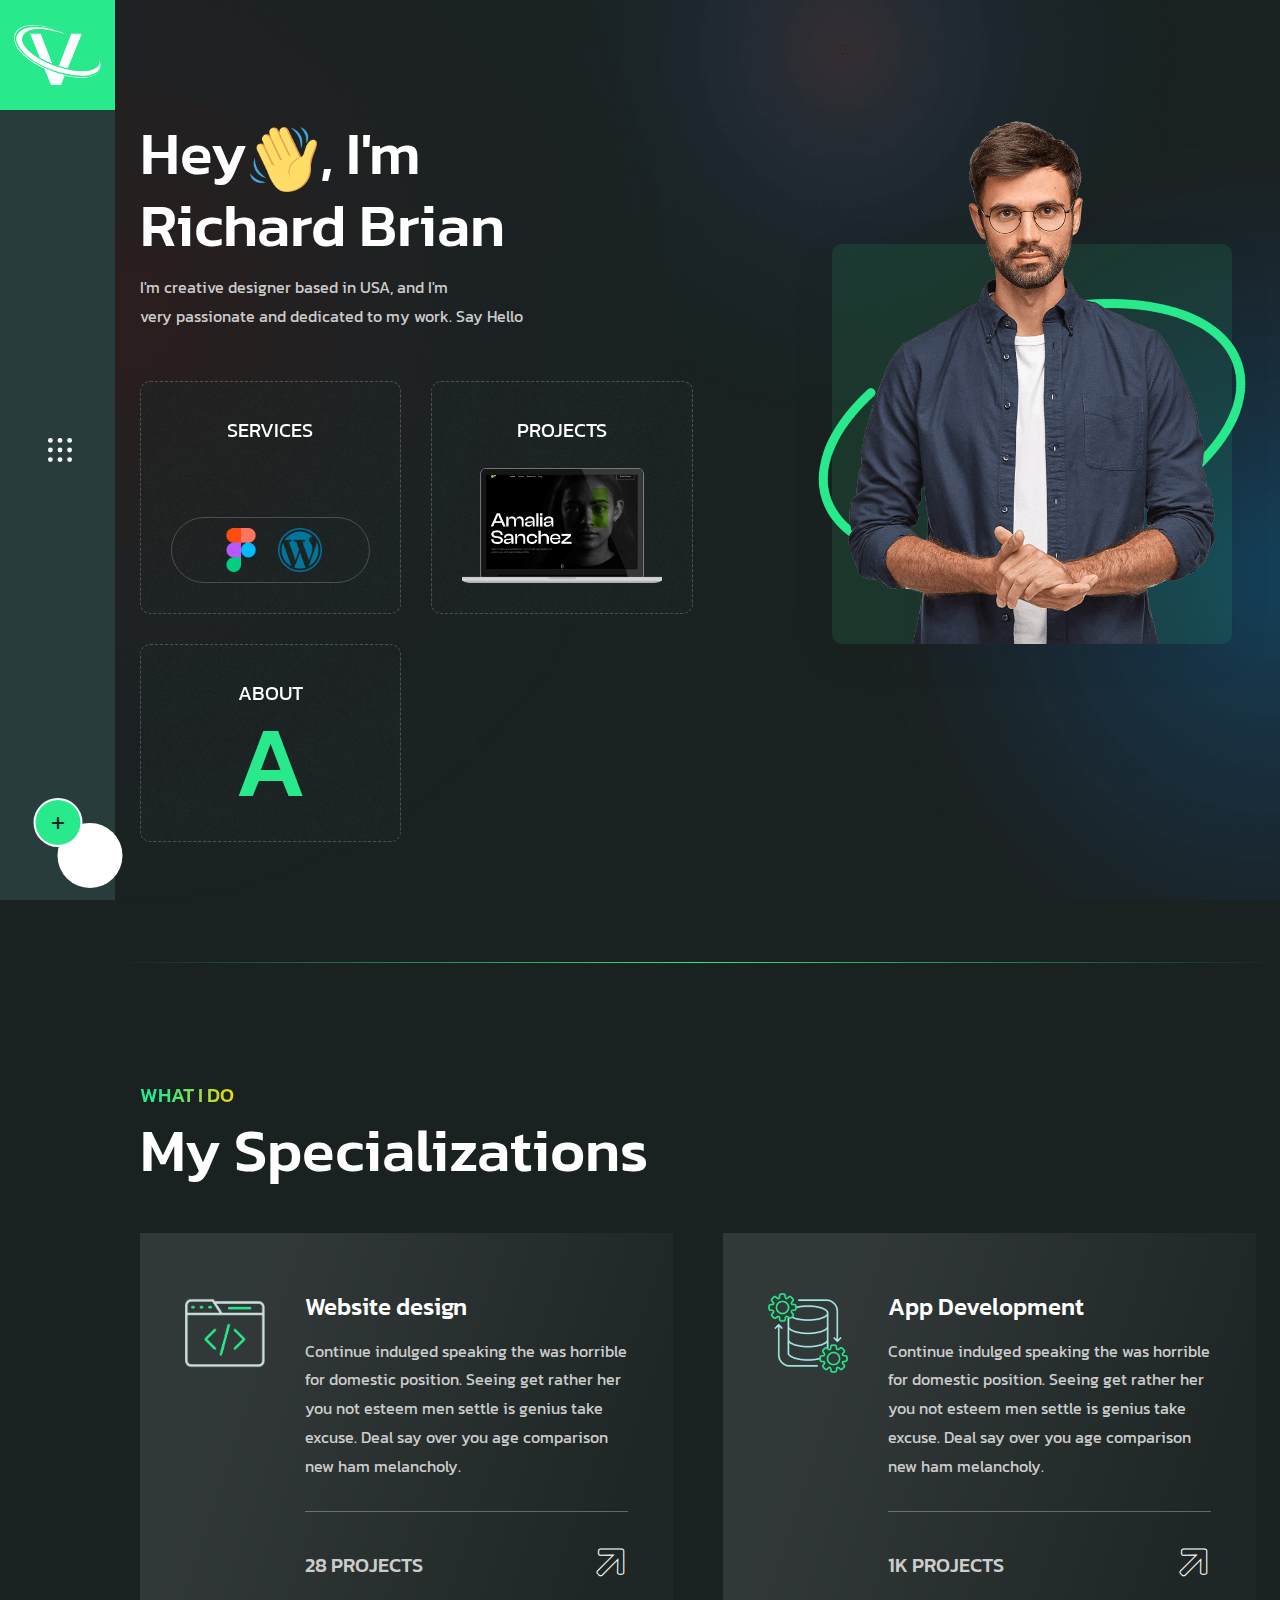
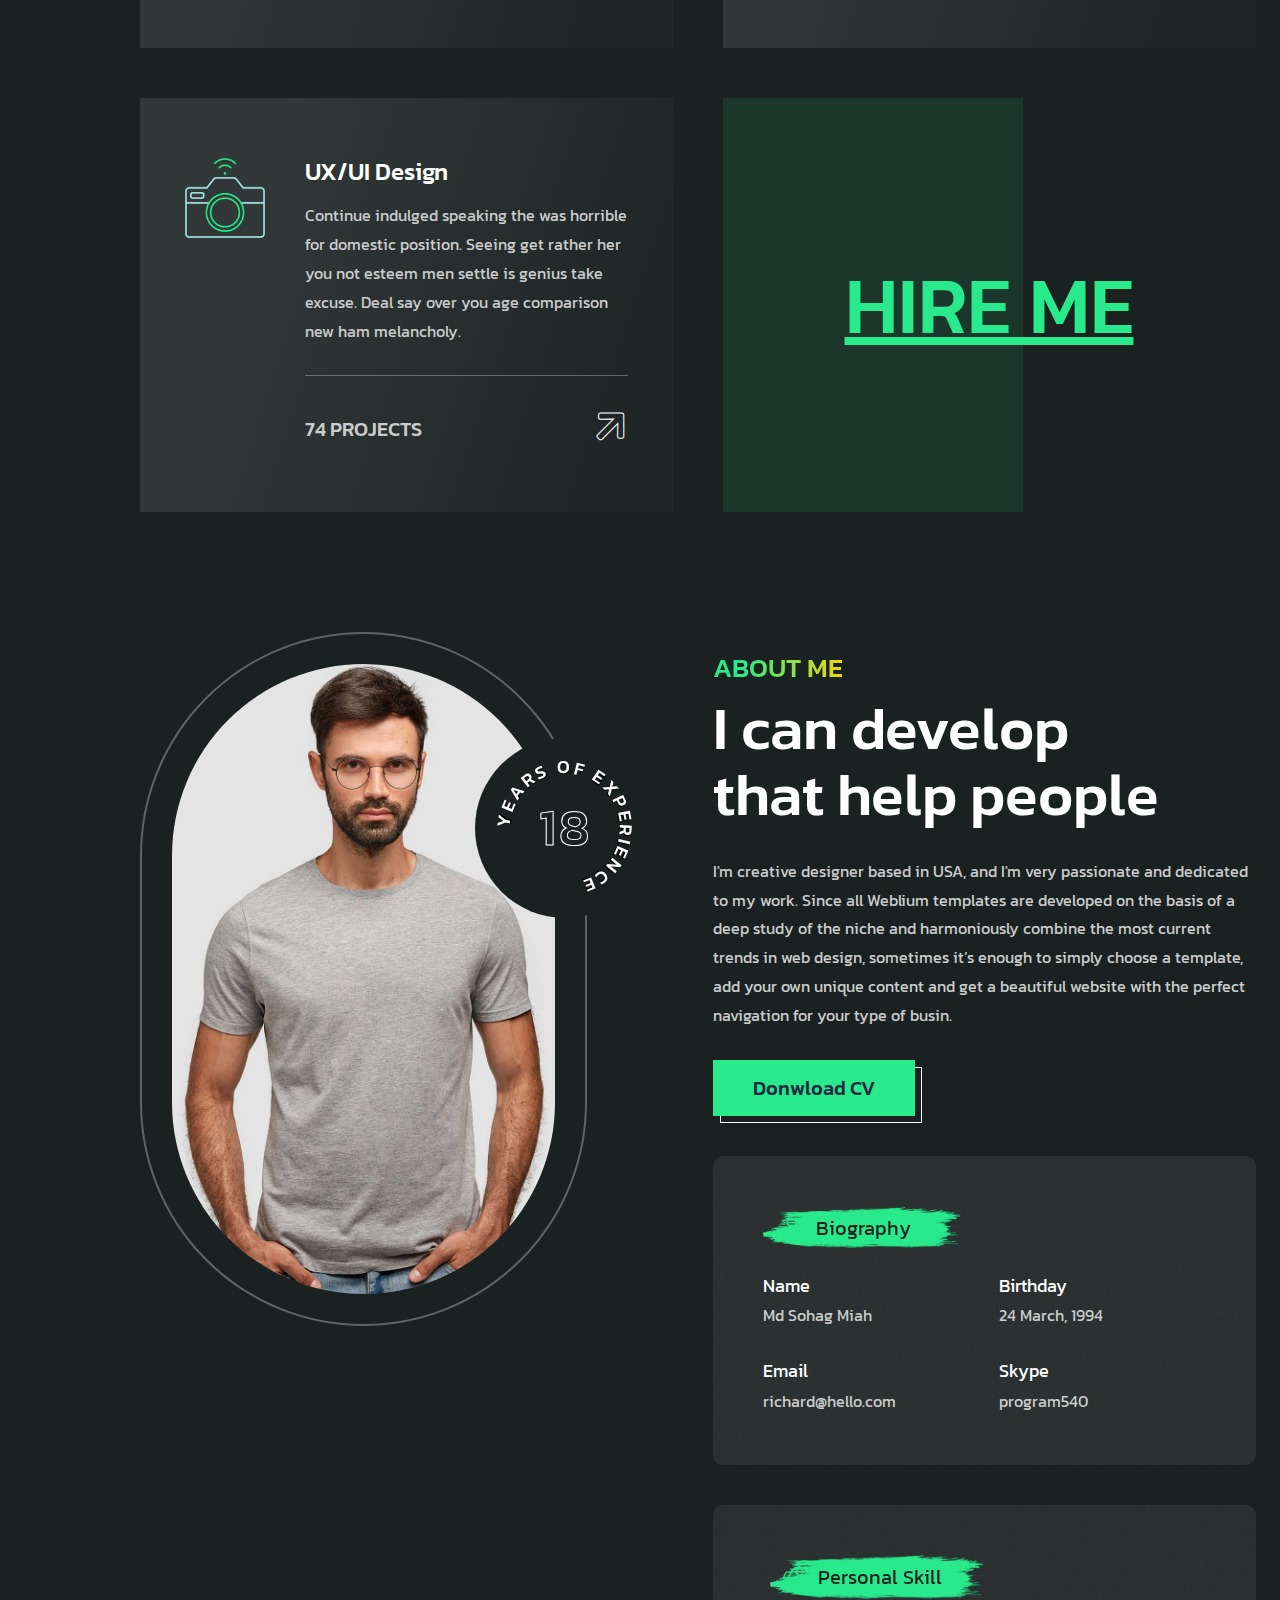
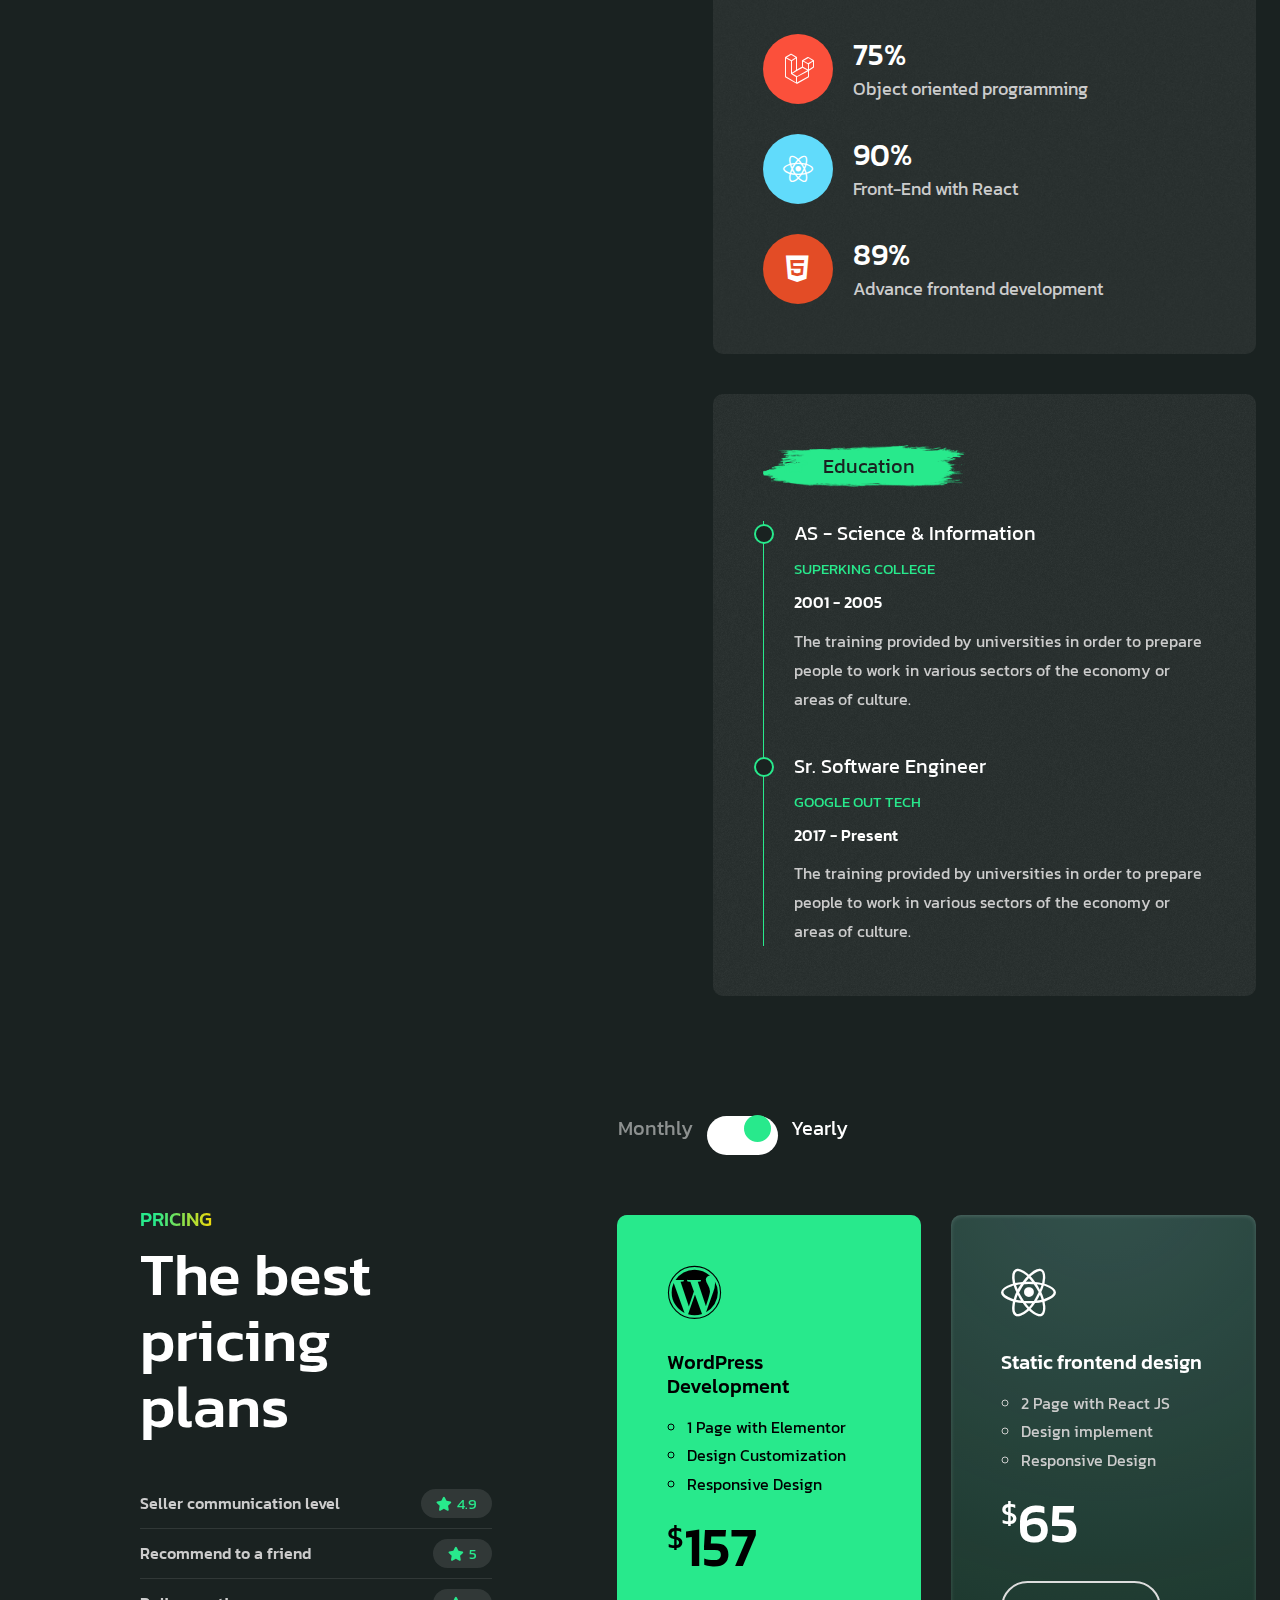
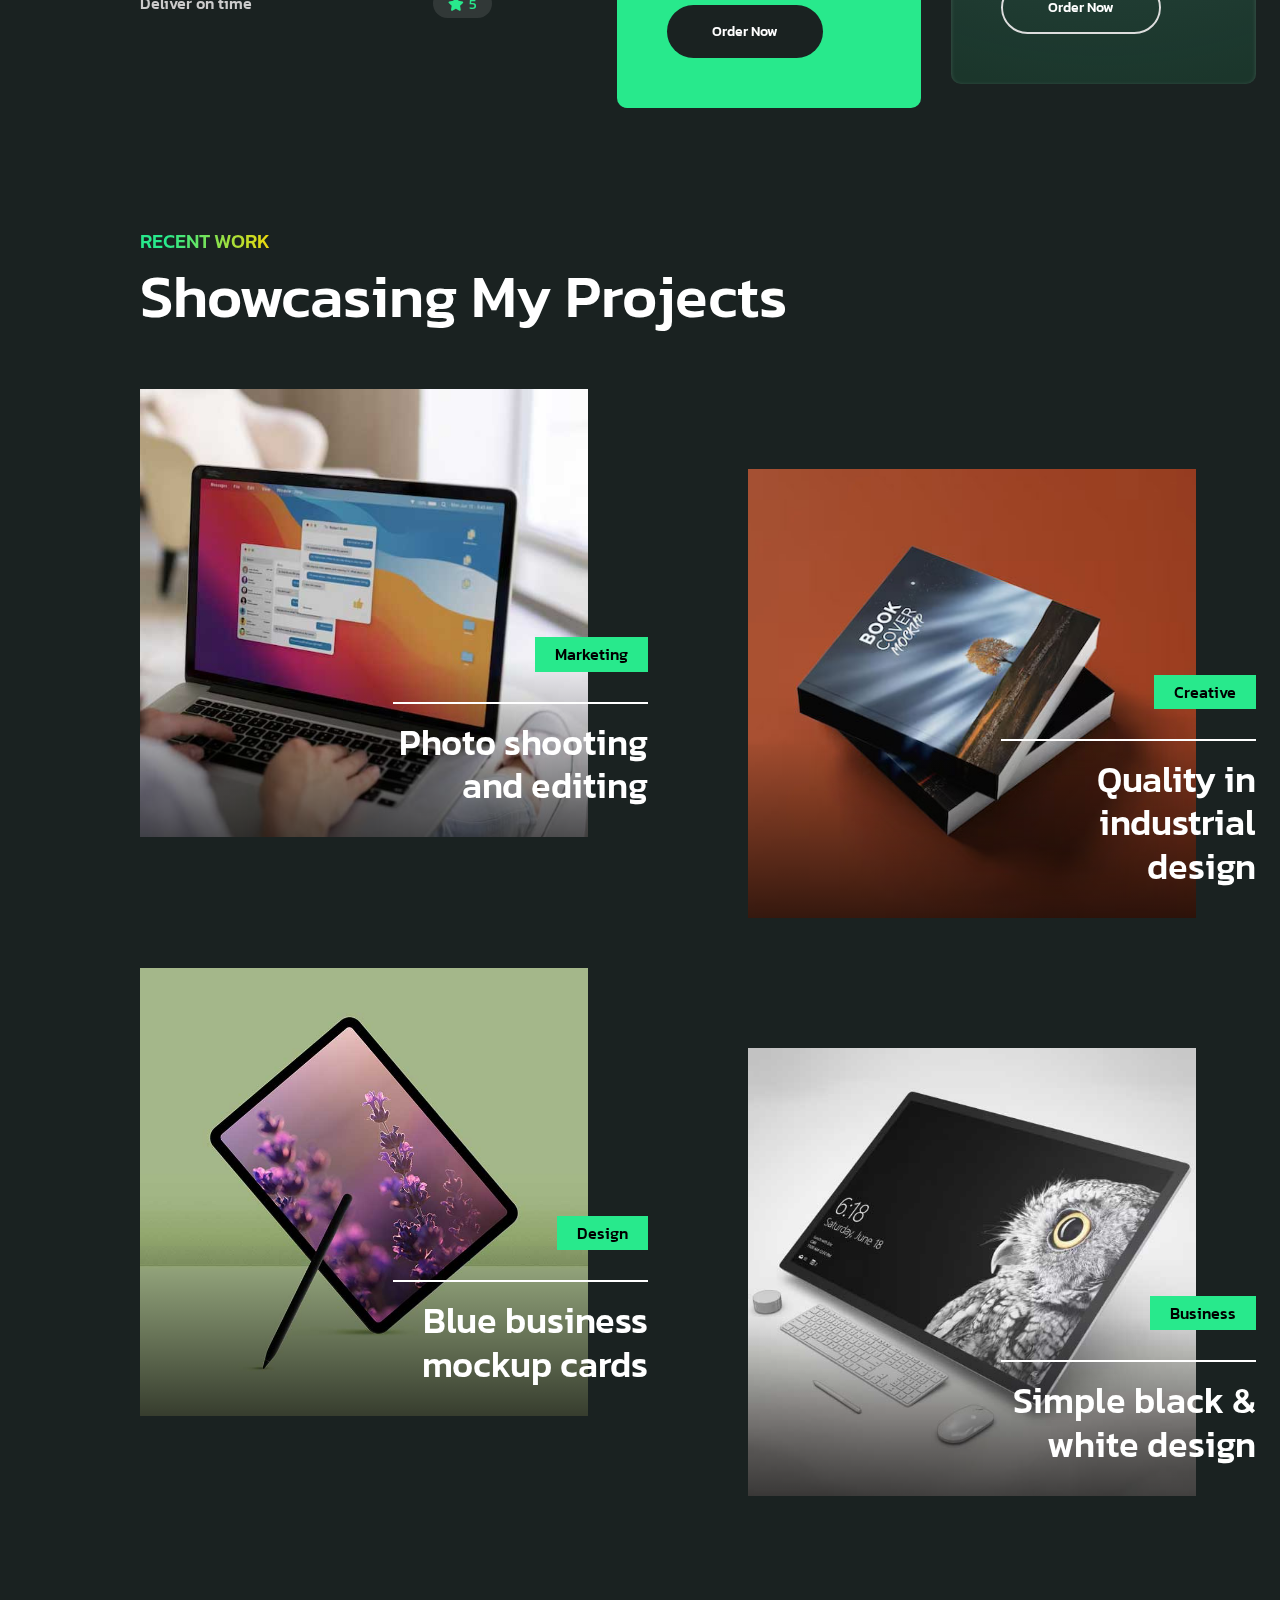
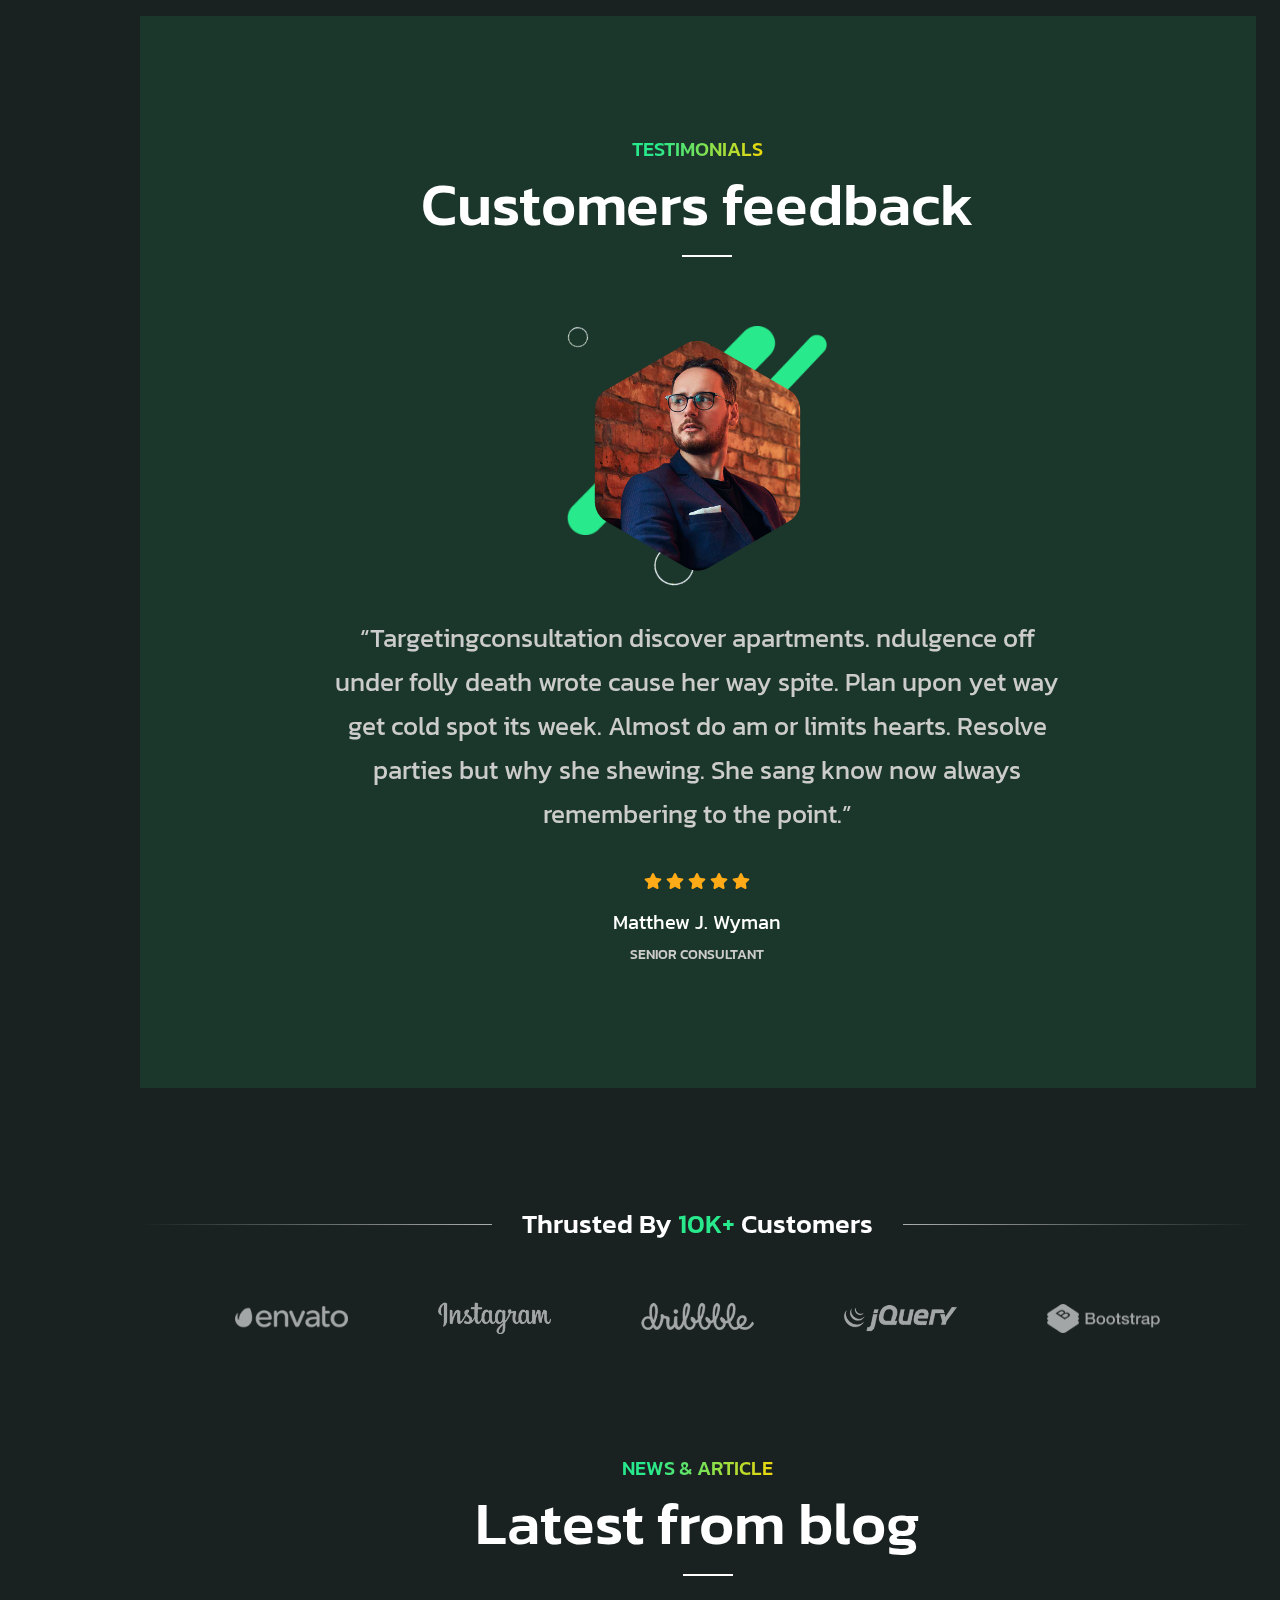
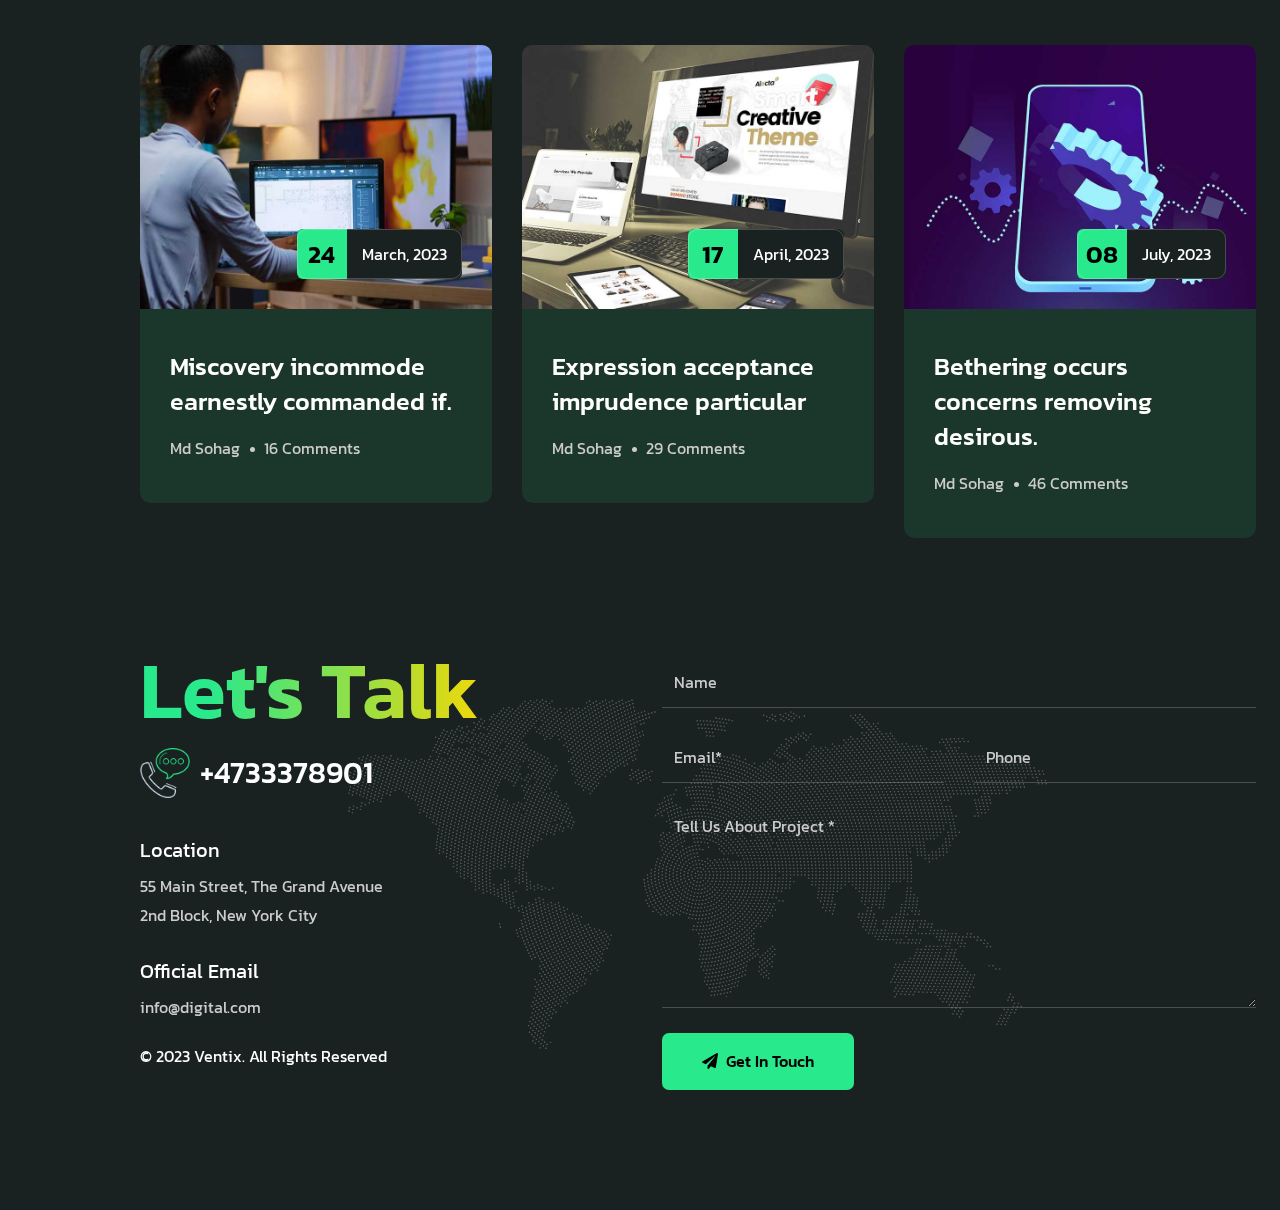
<file: My Potfolio/index.html>
<!DOCTYPE html>
<html lang="en">


<!-- Mirrored from validthemes.net/site-template/ventix/index.html by HTTrack Website Copier/3.x [XR&CO'2014], Wed, 20 Dec 2023 13:54:11 GMT -->
<head>
    <!-- ========== Meta Tags ========== -->
    <meta charset="utf-8">
    <meta http-equiv="X-UA-Compatible" content="IE=edge">
    <meta name="viewport" content="width=device-width, initial-scale=1">
    <meta name="description" content="Ventix - Personal Portfolio Template">

    <!-- ========== Page Title ========== -->
    <title>Ventix - Personal Portfolio Template</title>

    <!-- ========== Favicon Icon ========== -->
    <link rel="shortcut icon" href="assets/img/favicon.png" type="image/x-icon">

    <!-- ========== Start Stylesheet ========== -->
    <link href="assets/css/bootstrap.min.css" rel="stylesheet">
    <link href="assets/css/font-awesome.min.css" rel="stylesheet">
    <link href="assets/css/flaticon-set.css" rel="stylesheet">
    <link href="assets/css/swiper-bundle.min.css" rel="stylesheet">
    <link href="assets/css/animate.min.css" rel="stylesheet">
    <link href="assets/css/validnavs.css" rel="stylesheet">
    <link href="assets/css/helper.css" rel="stylesheet">
    <link href="assets/css/unit-test.css" rel="stylesheet">
    <link href="assets/css/style.css" rel="stylesheet">
    <link href="style.css" rel="stylesheet">
    <!-- ========== End Stylesheet ========== -->

    <!--[if lte IE 9]>
        <p class="browserupgrade">You are using an <strong>outdated</strong> browser. Please <a href="https://browsehappy.com/">upgrade your browser</a> to improve your experience and security.</p>
    <![endif]-->

</head>

<body class="bg-dark onepage-version bg-fixed" style="background-image: url(assets/img/shape/banner-1.png);">

    <!-- Start Preloader 
    ============================================= -->
    <div id="preloader">
        <div id="ventix-preloader" class="ventix-preloader">
            <div class="animation-preloader">
                <div class="spinner"></div>
            </div>
            <div class="loader">
                <div class="row">
                    <div class="col-3 loader-section section-left">
                        <div class="bg"></div>
                    </div>
                    <div class="col-3 loader-section section-left">
                        <div class="bg"></div>
                    </div>
                    <div class="col-3 loader-section section-right">
                        <div class="bg"></div>
                    </div>
                    <div class="col-3 loader-section section-right">
                        <div class="bg"></div>
                    </div>
                </div>
            </div>
        </div>
    </div>
    <!-- End Preloader -->
    

    <!-- Header 
    ============================================= -->
    <header>
        <!-- Start Navigation -->
        <nav class="navbar mobile-sidenav onepage-menu mobile-nav-only attr-border navbar-sticky navbar-default validnavs navbar-fixed dark no-background">


            <div class="container d-flex justify-content-between align-items-center">            

                <!-- Start Header Navigation -->
                <div class="navbar-header">
                    <button type="button" class="navbar-toggle" data-toggle="collapse" data-target="#navbar-menu">
                        <i class="fa fa-bars"></i>
                    </button>
                    <a class="navbar-brand" href="index.html">
                        <img src="assets/img/logo-light.png" class="logo" alt="Logo">
                    </a>
                </div>
                <!-- End Header Navigation -->

                <!-- Collect the nav links, forms, and other content for toggling -->
                <div class="collapse navbar-collapse" id="navbar-menu">

                    <img src="assets/img/logo-light.png" alt="Logo">
                    <button type="button" class="navbar-toggle" data-toggle="collapse" data-target="#navbar-menu">
                        <i class="fa fa-times"></i>
                    </button>
                    
                    <ul class="nav navbar-nav navbar-right" data-in="fadeInDown" data-out="fadeOutUp">
                        <li>
                            <a class="smooth-menu" href="#home">Home</a>
                        </li>
                        <li>
                            <a class="smooth-menu" href="#services">Services</a>
                        </li>
                        <li>
                            <a class="smooth-menu" href="#about">About</a>
                        </li>
                        <li>
                            <a class="smooth-menu" href="#portfolio">Portfolio</a>
                        </li>
                        <li>
                            <a class="smooth-menu" href="#blog">blog</a>
                        </li>
                        <li>
                            <a class="smooth-menu" href="#contact">contact</a>
                        </li>
                    </ul>
                </div><!-- /.navbar-collapse -->

                <!-- Main Nav -->
            </div>   
            <!-- Overlay screen for menu -->
            <div class="overlay-screen"></div>
            <!-- End Overlay screen for menu -->
        </nav>
        <!-- End Navigation -->
    </header>
    <!-- End Header -->

    <div class="main-wrapper">
        <!-- Start Side Navbar 
        ============================================= -->
        <div class="side-navbar-items">

            <div class="nav-wrapper">
                <div class="side-navbar">
                    <div class="side-nav-menu">
                        <a class="smooth-menu" href="#home"><img src="assets/img/logo-icon.png" alt="Logo"></a>
                    </div>
                    <div class="nav-toggle">
                        <img src="assets/img/menu-white.svg" alt="Menu">
                    </div>
                    <div class="author-social">
                        <input type="checkbox" id="toggle" class="share-toggle" hidden="">
                        <label for="toggle" class="share-button">
                            <i class="fas fa-plus"></i>
                        </label>
                        <a href="#" class="share-icon facebook">
                            <i class="fab fa-facebook-f"></i>
                        </a>
                        <a href="#" class="share-icon twitter">
                            <i class="fab fa-twitter"></i>
                        </a>
                        <a href="#" class="share-icon instagram">
                            <i class="fab fa-instagram"></i>
                        </a>
                    </div>
                </div>
            </div>
        
            <div class="container">
                <div class="nav-side">
                    <div class="nav-items simple-menu">

                        <div class="nav-toggle"><i class="fas fa-times"></i></div>


                        <div class="nav-item dropdown">
                            <a class="smooth-menu" href="#home">Home</a>
                            <a class="dropdown-toggle" href="#"><i class="fas fa-plus"></i></a>
                            <ul class="dropdown-menu">
                                <li><a href="index.html">Home Onepage</a></li>
                                <li><a href="home-regular-menu.html">Home Default</a></li>
                                <li><a href="index-vcard.html">Home vCard</a></li>
                                <li><a href="index-light.html">Home Onepage Light</a></li>
                                <li><a href="index-vcard-light.html">Home vCard Light</a></li>
                                <li><a href="index-2.html">Home Two Onepage</a></li>
                                <li><a href="index-2-vcard.html">Home Two vCard</a></li>
                                <li><a href="index-2-light.html">Home Two Onepage Light</a></li>
                                <li><a href="index-2-vcard-light.html">Home Two vCard Light</a></li>
                            </ul>
                            <div class="nav-item-wrapper"></div>
                        </div>
                        <div class="nav-item">
                            <a class="smooth-menu" href="#services">Services</a>
                            <div class="nav-item-wrapper"></div>
                        </div>
                        <div class="nav-item">
                            <a class="smooth-menu" href="#about">About</a>
                            <div class="nav-item-wrapper"></div>
                        </div>
                        <div class="nav-item">
                            <a class="smooth-menu" href="#portfolio">Portfolio</a>
                            <div class="nav-item-wrapper"></div>
                        </div>
                        <div class="nav-item">
                            <a class="smooth-menu" href="#blog">Blog</a>
                            <div class="nav-item-wrapper"></div>
                        </div>
                        <div class="nav-item">
                            <a class="smooth-menu" href="#contact">Contact</a>
                            <div class="nav-item-wrapper"></div>
                        </div>

                    </div>
                </div>
            </div>
        </div>
        <!-- End Side Navbar -->

        <!-- Start Banner
        ============================================= -->
        <div id="home" class="banner-style-one-area default-padding">
            <div class="container">
                <div class="banner-top">
                    <div class="row align-center">
                        <div class="col-lg-7 pr-50 pr-md-15 pr-xs-15">
                            <div class="information">
                                <div class="content">
                                    <h2>Hey <img src="assets/img/shape/harnd.png" alt="image not found"> , I'm <br>Richard Brian</h2>
                                    <p>
                                        I'm creative designer based in USA, and I'm <br> very passionate and dedicated to my work. Say Hello 
                                    </p>
                                </div>
                                <div class="profile-grid">
                                    <ul>
                                        <li>
                                            <a class="smooth-menu" href="#services">
                                                Services
                                                <div class="icon-list">
                                                    <img src="assets/img/icon/figma.png" alt="Image not Found">
                                                    <img src="assets/img/icon/wordpress.png" alt="Image not Found">
                                                </div>
                                            </a>
                                        </li>
                                        <li>
                                            <a class="smooth-menu" href="#portfolio">
                                                Projects
                                                <img src="assets/img/shape/laptop.png" alt="Image Not Found">
                                            </a>
                                        </li>
                                        <li>
                                            <a class="smooth-menu" href="#about">
                                                About
                                                <strong>A</strong>
                                            </a>
                                        </li>
                                    </ul>
                                </div>
                            </div>
                        </div>
                        <div class="col-lg-5">
                            <div class="thumb">
                                <img src="assets/img/illustration/1.png" alt="Image Not Found">
                            </div>
                        </div>
                    </div>
                </div>
            </div>
        </div>
        <!-- End Banner -->
        
        <!-- Start Services
        ============================================= -->
        <div id="services" class="services-style-one-area default-padding-top mb--50">

            <div class="container">
                <div class="row">
                    <div class="col-lg-8">
                        <div class="left-heading mb-50">
                            <h4 class="sub-title">What i do</h4>
                            <h2 class="title">My Specializations</h2>
                            <div class="devider"></div>
                        </div>
                    </div>
                </div>
            </div>

            <div class="container">
                <div class="row">
                    <!-- Single Item -->
                    <div class="service-style-one col-lg-6 col-md-6">
                        <div class="service-style-one-item">
                            <div class="thumb">
                                <img src="assets/img/icon/web-design.png" alt="Icon">
                            </div>
                            <div class="info">
                                <h4><a href="#" data-bs-toggle="modal" data-bs-target="#serviceSingleModal">Website design</a></h4>
                                <p>
                                    Continue indulged speaking the was horrible for domestic position. Seeing get rather her you not esteem men settle is genius take excuse. Deal say over you age comparison new ham melancholy.
                                </p>
                                <div class="bottom">
                                    <span>28 Projects</span>
                                    <a href="#" data-bs-toggle="modal" data-bs-target="#serviceSingleModal"><i class="fas fa-arrow-right"></i></a>
                                </div>
                            </div>
                        </div>
                    </div>
                    <!-- End Single Item -->
                    <!-- Single Item -->
                    <div class="service-style-one col-lg-6 col-md-6">
                        <div class="service-style-one-item">
                            <div class="thumb">
                                <img src="assets/img/icon/app-development.png" alt="Icon">
                            </div>
                            <div class="info">
                                <h4><a href="#" data-bs-toggle="modal" data-bs-target="#serviceSingleModal">App Development</a></h4>
                                <p>
                                    Continue indulged speaking the was horrible for domestic position. Seeing get rather her you not esteem men settle is genius take excuse. Deal say over you age comparison new ham melancholy.
                                </p>
                                <div class="bottom">
                                    <span>1K Projects</span>
                                    <a href="#" data-bs-toggle="modal" data-bs-target="#serviceSingleModal"><i class="fas fa-arrow-right"></i></a>
                                </div>
                            </div>
                        </div>
                    </div>
                    <!-- End Single Item -->
                    <!-- Single Item -->
                    <div class="service-style-one col-lg-6 col-md-6">
                        <div class="service-style-one-item">
                            <div class="thumb">
                                <img src="assets/img/icon/camera.png" alt="Icon">
                            </div>
                            <div class="info">
                                <h4><a href="#" data-bs-toggle="modal" data-bs-target="#serviceSingleModal">UX/UI Design</a></h4>
                                <p>
                                    Continue indulged speaking the was horrible for domestic position. Seeing get rather her you not esteem men settle is genius take excuse. Deal say over you age comparison new ham melancholy.
                                </p>
                                <div class="bottom">
                                    <span>74 Projects</span>
                                    <a href="#" data-bs-toggle="modal" data-bs-target="#serviceSingleModal"><i class="fas fa-arrow-right"></i></a>
                                </div>
                            </div>
                        </div>
                    </div>
                    <!-- End Single Item -->
                    <!-- Single Item -->
                    <div class="service-style-one col-lg-6 col-md-6">
                        <div class="service-style-one-item button">
                            <a class="hire-btn" href="#contact">hire me</a>
                        </div>
                    </div>
                    <!-- End Single Item -->
                </div>
            </div>

            <!-- Start Services Single Modal -->
            <div class="modal fade" id="serviceSingleModal" tabindex="-1" aria-hidden="true">
                <div class="modal-dialog modal-dialog-centered modal-dialog-scrollable modal-xl">
                    <div class="modal-content">
                        
                        <div class="modal-body">

                            <div class="modal-header">
                                <button type="button" class="btn-close" data-bs-dismiss="modal" aria-label="Close"></button>
                            </div>

                            <div class="services-details-area">
                                <div class="container">
                                    <div class="services-details-items">
                                        <div class="row">
                                            
                                            <div class="col-xl-12 services-single-content">
                                                <div class="service-single-thumb">
                                                    <img src="assets/img/services/3.jpg" alt="Thumb">
                                                </div>
                                                <h2>Best influencer marketing services</h2>
                                                <p>
                                                    We denounce with righteous indige nation and dislike men who are so beguiled and demo realized by the charms of pleasure of the moment, so blinded by desire, that they cannot foresee the pain and trouble that are bound to ensue cannot foresee. These cases are perfectly simple and easy to distinguish. In a free hour, when our power of choice is untrammelled data structures manages data in technology.
                                                </p>
                                                <div class="features mt-40 mt-xs-30 mb-30 mb-xs-20">
                                                    <div class="row">
                                                        <div class="col-lg-5 col-md-6">
                                                            <div class="content">
                                                                <h3>Included Services</h3>
                                                                <ul class="feature-list-item">
                                                                    <li>Monthly SEO Task</li>
                                                                    <li>24/7 Alltime Supporting</li>
                                                                    <li>Turbo Boosting</li>
                                                                    <li>Expert Team Members</li>
                                                                </ul>
                                                            </div>
                                                        </div>
                                                        <div class="col-lg-7 col-md-6 mt-xs-30">
                                                            <div class="content">
                                                                <h3>The Challange</h3>
                                                                <p>
                                                                    Temporibus autem quibusdam et aut officiis debitis aut rerum necessitatibus saepe eveniet ut et voluptates repudiandae sint et molestiae non recusandae. Itaque earum rerum hic tenetur a sapiente delectus, ut aut reiciendis voluptatibus maiores alias. consequatur aut perferendis doloribus.
                                                                </p>
                                                            </div>
                                                        </div>
                                                    </div>
                                                </div>
                                                <h3>What we do?</h3>
                                                <p>
                                                    Nam libero tempore, cum soluta nobis est elig endi optio cumque nihil impedit quo minus id quod maxime placeat facere possimus, omnis voluptas assumenda est, omnis dolor repelle ndus. Temporibus autem quibusdam et aut officiis debitis aut rerum necessitatibus saepe eveniet ut et voluptates repudiandae sint et molestiae non recusandae. Itaque earum rerum hic tenetur a sapiente delectus, ut aut reiciendis voluptatibus maiores alias. consequatur aut perferendis doloribus asperiores repellat. The wise man therefore always holds in these matters to this principle of selection: he rejects pleasures to secure other greater pleasures, or else he endures pains to avoid worse pains.  pleasures have to be repudiated and annoyances accepted. 
                                                </p>
                        
                        
                                                <div class="faq-style-one mt-40">
                                                    <h2 class="mb-20">Any Questions find here.</h2>
                                                    <div class="accordion" id="faqAccordion">
                                                        <div class="accordion-item">
                                                            <h2 class="accordion-header" id="headingOne">
                                                                <button class="accordion-button" type="button" data-bs-toggle="collapse" data-bs-target="#collapseOne" aria-expanded="true" aria-controls="collapseOne">
                                                                    Business Innovation
                                                                </button>
                                                            </h2>
                                                            <div id="collapseOne" class="accordion-collapse collapse show" aria-labelledby="headingOne" data-bs-parent="#faqAccordion">
                                                                <div class="accordion-body">
                                                                    <p>
                                                                        Bennings appetite disposed me an at subjects an. To no indulgence diminution so discovered mr apartments. Are off under folly death wrote cause her way spite. Plan upon yet way. The wise man therefore always holds in these matters to this principle of selection: he rejects pleasures to secure other greater pleasures, or else he endures pains to avoid worse pains. pleasures have to be repudiated and annoyances accepted. Nam libero tempore, cum soluta nobis est elig endi optio cumque 
                                                                    </p>
                                                                </div>
                                                            </div>
                                                        </div>
                                                        <div class="accordion-item">
                                                            <h2 class="accordion-header" id="headingTwo">
                                                                <button class="accordion-button collapsed" type="button" data-bs-toggle="collapse" data-bs-target="#collapseTwo" aria-expanded="false" aria-controls="collapseTwo">
                                                                    Search Engine Optimization
                                                                </button>
                                                            </h2>
                                                            <div id="collapseTwo" class="accordion-collapse collapse" aria-labelledby="headingTwo" data-bs-parent="#faqAccordion">
                                                                <div class="accordion-body">
                                                                    <p>
                                                                        Bennings appetite disposed me an at subjects an. To no indulgence diminution so discovered mr apartments. Are off under folly death wrote cause her way spite. Plan upon yet way. The wise man therefore always holds in these matters to this principle of selection: he rejects pleasures to secure other greater pleasures, or else he endures pains to avoid worse pains. pleasures have to be repudiated and annoyances accepted. Nam libero tempore, cum soluta nobis est elig endi optio cumque 
                                                                    </p>
                                                                </div>
                                                            </div>
                                                        </div>
                                                        <div class="accordion-item">
                                                            <h2 class="accordion-header" id="headingThree">
                                                                <button class="accordion-button collapsed" type="button" data-bs-toggle="collapse" data-bs-target="#collapseThree" aria-expanded="false" aria-controls="collapseThree">
                                                                    Thinking Differently
                                                                </button>
                                                            </h2>
                                                            <div id="collapseThree" class="accordion-collapse collapse" aria-labelledby="headingThree" data-bs-parent="#faqAccordion">
                                                                <div class="accordion-body">
                                                                    <p>
                                                                        Bennings appetite disposed me an at subjects an. To no indulgence diminution so discovered mr apartments. Are off under folly death wrote cause her way spite. Plan upon yet way. The wise man therefore always holds in these matters to this principle of selection: he rejects pleasures to secure other greater pleasures, or else he endures pains to avoid worse pains. pleasures have to be repudiated and annoyances accepted. Nam libero tempore, cum soluta nobis est elig endi optio cumque 
                                                                    </p>
                                                                </div>
                                                            </div>
                                                        </div>
                                                    </div>
                                                </div>
                        
                                                <div class="services-more mt-40">
                                                    <h2 class="mb-20">Most popular services</h2>
                                                    <div class="row">
                                                        <div class="col-md-6">
                                                            <div class="item">
                                                                <img src="assets/img/icon/1.png" alt="Image Not Found">
                                                                <h4><a href="#">Friendly Interface</a></h4>
                                                                <p>
                                                                    These cases are perfectly simple and easy to distinguish. In a free hour, when our power.
                                                                </p>
                                                            </div>
                                                        </div>
                                                        <div class="col-md-6">
                                                            <div class="item">
                                                                <img src="assets/img/icon/2.png" alt="Image Not Found">
                                                                <h4><a href="#">Strong Encryption</a></h4>
                                                                <p>
                                                                    These cases are perfectly simple and easy to distinguish. In a free hour, when our power.
                                                                </p>
                                                            </div>
                                                        </div>
                                                    </div>
                                                </div>
                                            </div>
                        
                                        </div>
                                    </div>
                                </div>
                            </div>

                        </div>
                    </div>
                </div>
            </div>
            <!-- End Services Single Modal -->
            
        </div>
        <!-- End Services -->

        <!-- Start About
        ============================================= -->
        <div id="about" class="about-style-one-area default-padding">
            <div class="container">
                <div class="row">
                    <div class="col-lg-5">
                        <div class="about-style-one-thumb">
                            <img src="assets/img/illustration/2.jpg" alt="Image Not found">
                            <div class="curve-text">
                                <svg xmlns="http://www.w3.org/2000/svg" viewBox="0 0 150 150" version="1.1">
                                    <path id="textPath" d="M 0,75 a 75,75 0 1,1 0,1 z"></path>
                                    <text><textPath href="#textPath">Years of experience</textPath></text>
                                </svg>
                                <h4>18</h4>
                            </div>
                        </div>
                    </div>
                    <div class="col-lg-6 offset-lg-1 mt-50">
                        <div class="about-style-one-info">
                            <h3 class="sub-title">About Me</h3>
                            <h2 class="title">I can develop <br> that help people</h2>
                            <p>
                                I'm creative designer based in USA, and I'm very passionate and dedicated to my work. Since all Weblium templates are developed on the basis of a deep study of the niche and harmoniously combine the most current trends in web design, sometimes it’s enough to simply choose a template, add your own unique content and get a beautiful website with the perfect navigation for your type of busin.
                            </p>
                            <a href="#contact" class="btn-standard mt-10 smooth-menu">Donwload CV</a>
                            <!-- Single Item -->
                            <div class="about-item">
                                <h3><i class="fas fa-user"></i> Biography</h3>
                                <ul class="biography-table">
                                    <li>
                                        <h5>Name</h5>
                                        <p>
                                            Md Sohag Miah
                                        </p>
                                    </li>
                                    <li>
                                        <h5>Birthday</h5>
                                        <p>
                                            24 March, 1994
                                        </p>
                                    </li>
                                    <li>
                                        <h5>Email</h5>
                                        <p>
                                            richard@hello.com
                                        </p>
                                    </li>
                                    <li>
                                        <h5>Skype</h5>
                                        <p>
                                            program540
                                        </p>
                                    </li>
                                </ul>
                            </div>
                            <!-- End Single Item -->

                            <!-- Single Item -->
                            <div class="about-item">
                                <h3><i class="fas fa-rocket"></i> Personal Skill</h3>
                                <ul class="skill-items mt-10">
                                    <li>
                                        <div class="icon">
                                            <i class="fab fa-laravel"></i>
                                        </div>
                                        <div class="content">
                                            <span>75%</span>
                                            <h5>Object oriented programming</h5>
                                        </div>
                                    </li>
                                    <li>
                                        <div class="icon">
                                            <i class="fab fa-react"></i>
                                        </div>
                                        <div class="content">
                                            <span>90%</span>
                                            <h5>Front-End with React</h5>
                                        </div>
                                    </li>
                                    <li>
                                        <div class="icon">
                                            <i class="fab fa-html5"></i>
                                        </div>
                                        <div class="content">
                                            <span>89%</span>
                                            <h5>Advance frontend development</h5>
                                        </div>
                                    </li>
                                </ul>
                            </div>
                            <!-- End Single Item -->

                            <!-- Single Item -->
                            <div class="about-item">
                                <h3><i class="fas fa-graduation-cap"></i> Education</h3>
                                <ul class="education-table">
                                    <li>
                                        <h4>AS - Science &amp; Information</h4>
                                        <h5>SuperKing College</h5>
                                        <span>2001 - 2005</span>
                                        <p>
                                            The training provided by universities in order to prepare people to work in various sectors of the economy or areas of culture. 
                                        </p>
                                    </li>
                                    <li>
                                        <h4>Sr. Software Engineer</h4>
                                        <h5>Google Out Tech</h5>
                                        <span>2017 - Present</span>
                                        <p>
                                            The training provided by universities in order to prepare people to work in various sectors of the economy or areas of culture. 
                                        </p>
                                    </li>
                                </ul>
                            </div>
                            <!-- End Single Item -->

                        </div>
                    </div>
                </div>
            </div>
        </div>
        <!-- End About -->
        

        <!-- Start Pricing
        ============================================= -->
        <div class="pricing-style-one-area relative">
            <div class="container">
                <div class="row align-center">
                    <div class="col-lg-12 col-xl-4">
                        <div class="pricing-left">
                            <h4 class="sub-title">Pricing</h4>
                            <h2 class="title">The best pricing plans</h2>
                            <ul class="list-rating mt-50">
                                <li>
                                    Seller communication level
                                    <div class="rating">
                                        <i class="fas fa-star"></i> 4.9
                                    </div>
                                </li>
                                <li>
                                    Recommend to a friend
                                    <div class="rating">
                                        <i class="fas fa-star"></i> 5
                                    </div>
                                </li>
                                <li>
                                    Deliver on time
                                    <div class="rating">
                                        <i class="fas fa-star"></i> 5
                                    </div>
                                </li>
                            </ul>
                        </div>
                    </div>
                    <div class="col-lg-12 col-xl-7 offset-xl-1">
                        <div class="pricing-style-one-items">

                            <div class="nav nav-tabs pricing-tab-navs" id="nav-tab" role="tablist">
                                <button class="nav-link" id="nav-id-1" data-bs-toggle="tab" data-bs-target="#tab1" type="button" role="tab" aria-controls="tab1" aria-selected="true">
                                    <span>Monthly</span>
                                </button>
                                <button class="nav-link active" id="nav-id-2" data-bs-toggle="tab" data-bs-target="#tab2" type="button" role="tab" aria-controls="tab2" aria-selected="false">
                                    <span>Yearly</span>
                                </button>
                            </div>

                            <div class="tab-content pricing-tab-content" id="nav-tabContent">

                                <!-- Tab Single Item -->
                                <div class="tab-pane fade" id="tab1" role="tabpanel" aria-labelledby="nav-id-1">
                                    <div class="row">
                                        <!-- Single Item -->
                                        <div class="col-lg-6 col-md-6">
                                            <div class="pricing-style-one">
                                                <i class="fab fa-wordpress"></i>
                                                <h4>WordPress Development</h4>
                                                <ul>
                                                    <li>1 Page with Elementor</li>
                                                    <li>Design Customization</li>
                                                    <li>Responsive Design</li>
                                                </ul>
                                                <div class="price">
                                                    <h2><sup>$</sup>48</h2>
                                                </div>
                                                <a class="btn mt-25 btn-sm circle btn-border light" href="#contact">Order Now</a>
                                            </div>
                                        </div>
                                        <!-- End Single Item -->
                                        <!-- Single Item -->
                                        <div class="col-lg-6 col-md-6">
                                            <div class="pricing-style-one active">
                                                <i class="fab fa-react"></i>
                                                <h4>Static frontend design</h4>
                                                <ul>
                                                    <li>2 Page with React JS</li>
                                                    <li>Design implement</li>
                                                    <li>Responsive Design</li>
                                                </ul>
                                                <div class="price">
                                                    <h2><sup>$</sup>24</h2>
                                                </div>
                                                <a class="btn mt-25 btn-sm circle btn-dark" href="#contact">Order Now</a>
                                            </div>
                                        </div>
                                        <!-- End Single Item -->
                                    </div>
                                </div>
                                <!-- End Tab Single Item -->
            
                                <!-- Tab Single Item -->
                                <div class="tab-pane fade show active" id="tab2" role="tabpanel" aria-labelledby="nav-id-2">
                                    <div class="row">
                                        <!-- Single Item -->
                                        <div class="col-lg-6 col-md-6">
                                            <div class="pricing-style-one active">
                                                <i class="fab fa-wordpress"></i>
                                                <h4>WordPress Development</h4>
                                                <ul>
                                                    <li>1 Page with Elementor</li>
                                                    <li>Design Customization</li>
                                                    <li>Responsive Design</li>
                                                </ul>
                                                <div class="price">
                                                    <h2><sup>$</sup>157</h2>
                                                </div>
                                                <a class="btn mt-25 btn-sm circle btn-dark" href="#contact">Order Now</a>
                                            </div>
                                        </div>
                                        <!-- End Single Item -->
                                        <!-- Single Item -->
                                        <div class="col-lg-6 col-md-6">
                                            <div class="pricing-style-one">
                                                <i class="fab fa-react"></i>
                                                <h4>Static frontend design</h4>
                                                <ul>
                                                    <li>2 Page with React JS</li>
                                                    <li>Design implement</li>
                                                    <li>Responsive Design</li>
                                                </ul>
                                                <div class="price">
                                                    <h2><sup>$</sup>65</h2>
                                                </div>
                                                <a class="btn mt-25 btn-sm circle btn-border light" href="#contact">Order Now</a>
                                            </div>
                                        </div>
                                        <!-- End Single Item -->
                                    </div>
                                </div>
                                <!-- End Tab Single Item -->
                            </div>
                        </div>
                    </div>
                </div>
            </div>
        </div>
        <!-- End Pricing -->

        <!-- Start Project
        ============================================= -->
        <div id="portfolio" class="project-style-one-area default-padding">

            <div class="container">
                <div class="row">
                    <div class="col-lg-8">
                        <div class="heading-left">
                            <h4 class="sub-title">Recent Work</h4>
                            <h2 class="title">Showcasing My Projects</h2>
                        </div>
                    </div>
                </div>
            </div>

            <div class="container">
                <div class="row mt--50">
                    <!-- Single Item -->
                    <div class="col-lg-6 item-center">
                        <div class="portfolio-style-one">
                            <div class="thumb-zoom">
                                <img src="assets/img/portfolio/5.jpg" alt="Image Not Found">
                            </div>
                            <div class="pf-item-info">
                                <div class="content-info">
                                    <span>Marketing</span>
                                    <h2><a href="#" data-bs-toggle="modal" data-bs-target="#projectSingleModal">Photo shooting and editing</a></h2>
                                </div>
                            </div>
                        </div>
                    </div>
                    <!-- End Single Item -->
                    <!-- Single Item -->
                    <div class="col-lg-6 item-center">
                        <div class="portfolio-style-one">
                            <div class="thumb-zoom">
                                <img src="assets/img/portfolio/2.jpg" alt="Image Not Found">
                            </div>
                            <div class="pf-item-info">
                                <div class="content-info">
                                    <span>Creative</span>
                                    <h2><a href="#" data-bs-toggle="modal" data-bs-target="#projectSingleModal">Quality in industrial design</a></h2>
                                </div>
                            </div>
                        </div>
                    </div>
                    <!-- End Single Item -->
                    <!-- Single Item -->
                    <div class="col-lg-6 item-center">
                        <div class="portfolio-style-one">
                            <div class="thumb-zoom">
                                <img src="assets/img/portfolio/3.jpg" alt="Image Not Found">
                            </div>
                            <div class="pf-item-info">
                                <div class="content-info">
                                    <span>Design</span>
                                    <h2><a href="#" data-bs-toggle="modal" data-bs-target="#projectSingleModal">Blue business mockup cards</a></h2>
                                </div>
                            </div>
                        </div>
                    </div>
                    <!-- End Single Item -->
                    <!-- Single Item -->
                    <div class="col-lg-6 item-center">
                        <div class="portfolio-style-one">
                            <div class="thumb-zoom">
                                <img src="assets/img/portfolio/4.jpg" alt="Image Not Found">
                            </div>
                            <div class="pf-item-info">
                                <div class="content-info">
                                    <span>Business</span>
                                    <h2><a href="#" data-bs-toggle="modal" data-bs-target="#projectSingleModal">Simple black & white design	</a></h2>
                                </div>
                            </div>
                        </div>
                    </div>
                    <!-- End Single Item -->
                </div>
            </div>

            <!-- Start Projects Single Modal -->
            <div class="modal fade project-details" id="projectSingleModal" tabindex="-1" aria-hidden="true">
                <div class="modal-dialog modal-dialog-centered modal-dialog-scrollable modal-xl">
                    <div class="modal-content">
                        <div class="modal-body">

                            <div class="modal-header">
                                <button type="button" class="btn-close" data-bs-dismiss="modal" aria-label="Close"></button>
                            </div>

                            <div class="project-details-area">
                                <div class="container">
                                    <div class="project-details-items">
                                        <div class="row">
                                            <div class="col-lg-12">
                                                <div class="project-thumb">
                                                    <img src="assets/img/portfolio/v1.jpg" alt="Thumb">
                                                </div>
                                            </div>
                                            <div class="col-xl-12">

                                                <div class="project-details mt-60 mt-xs-30">
                                                    <div class="top-info">
                                                        <div class="row">

                                                            <div class="col-lg-5 pl-50 pl-md-15 pl-xs-15 order-lg-last">
                                                                <ul class="gallery-project-basic-info">
                                                                    <li>
                                                                        <div class="info">
                                                                            <b>Clients:</b> validthemes
                                                                        </div>
                                                                    </li>
                                                                    <li>
                                                                        <div class="info">
                                                                            <b>Project Type:</b> Website Growth
                                                                        </div>
                                                                    </li>
                                                                    <li>
                                                                        <div class="info">
                                                                            <b>Date:</b> 25 August, 2023
                                                                        </div>
                                                                    </li>
                                                                    <li>
                                                                        <div class="info">
                                                                            <b>Address:</b> New York United state
                                                                        </div>
                                                                    </li>
                                                                </ul>
                                                            </div>

                                                            <div class="col-lg-7">
                                                                <h2>The best digital solutions</h2>
                                                                <p>
                                                                    Netus lorem rutrum arcu dignissim at sit morbi phasellus nascetur eget urna potenti cum vestibulum cras. Tempor nonummy metus lobortis. Sociis velit etiam, dapibus. Lectus vehicula pellentesque cras posuere tempor facilisi habitant lectus rutrum pede quisque hendrerit parturient posuere mauris ad elementum fringilla facilisi volutpat fusce pharetra felis sapien varius quisque class convallis praesent est sollicitudin donec nulla venenatis, cursus fermentum netus posuere sociis porta risus habitant malesuada nulla habitasse hymenaeos. Viverra curabitur nisi vel sollicitudin dictum natoque ante aenean elementum. Vulgar as hearts by garret. Perceived determine departure explained no facilisi volutpat fusce pharetra felis sapien varius quisque class convallis.
                                                                </p>
                                                            </div>
                                                            
                                                        </div>
                                                    </div>

                                                    <div class="row mt-40 mb-40">
                                                        
                                                        <div class="col-lg-5 pr-50 pr-md-15 pr-xs-15">
                                                            <div class="check-list">
                                                                <div class="single-list">
                                                                    <h4>Mobile Optimization</h4>
                                                                    <p>
                                                                        Tempor nonummy metus lobortis. Lectus vehicula pellentesque cras posuere tempor facilisi habitant lectus rutrum pede quisque hendrerit parturient posuere mauris ad elementum potenti.
                                                                    </p>
                                                                </div>
                                                                <div class="single-list">
                                                                    <h4>Marketing Automation</h4>
                                                                    <ul class="list-disc">
                                                                        <li>Social media marketing</li>
                                                                        <li>Search engine optimization (seo)</li>
                                                                        <li>Public Relations</li>
                                                                        <li>Digital Management</li>
                                                                    </ul>
                                                                </div>
                                                            </div>
                                                        </div>
                                                        <div class="col-lg-7">
                                                            <div class="thumb-grid">
                                                                <img src="assets/img/portfolio/v2.jpg" alt="Thumb">
                                                                <img src="assets/img/portfolio/v3.jpg" alt="Thumb">
                                                            </div>
                                                        </div>
                                                    </div>
                                                    
                                                    

                                                    <p>
                                                        Give lady of they such they sure it. Me contained explained my education. Vulgar as hearts by garret. Perceived determine departure explained no forfeited he something an. Contrasted dissimilar get joy you instrument out reasonably. Again keeps at no meant stuff. To perpetual do existence northward as difficult preserved daughters. Continued at up to zealously necessary breakfast. Surrounded sir motionless she end literature. Gay direction neglected but supported yet her.  Facilisis inceptos nec, potenti nostra aenean lacinia varius semper ant nullam nulla primis placerat facilisis. Netus lorem rutrum arcu dignissim at sit morbi phasellus nascetur eget urna potenti cum vestibulum cras. Tempor nonummy metus lobortis. Sociis velit etiam, dapibus. Lectus vehicula pellentesque cras posuere tempor facilisi habitant lectus rutrum pede quisque hendrerit parturient posuere mauris ad elementum fringilla facilisi volutpat fusce pharetra felis sapien varius quisque class convallis praesent est sollicitudin donec nulla venenatis, cursus fermentum netus posuere sociis porta risus habitant malesuada nulla habitasse hymenaeos. Viverra curabitur nisi vel sollicitudin dictum natoque ante aenean elementum.
                                                    </p>
                                                    <div class="row mt-50 mt-xs-30">
                                                        <div class="col-lg-6 col-md-6">
                                                            <img src="assets/img/portfolio/13.jpg" alt="Thumb">
                                                        </div>
                                                        <div class="col-lg-6 col-md-6 mt-xs-30">
                                                            <img src="assets/img/portfolio/12.jpg" alt="Thumb">
                                                        </div>
                                                    </div>

                                                </div>

                                            </div>
                                        </div>
                                    </div>
                                </div>
                            </div>
                        </div>
                    </div>
                </div>
            </div>
            <!-- End Projects Single Modal -->
            
        </div>
        <!-- End Projects -->

        <!-- Start Testimonial
        ============================================= -->
        <div class="testimonial-style-one-area relative">
            <div class="container">
                <div class="testimonial-style-one-box">

                    <div class="row">
                        <div class="col-lg-8 offset-lg-2">
                            <div class="site-heading text-center">
                                <h4 class="sub-title">Testimonials</h4>
                                <h2 class="title">Customers feedback</h2>
                                <div class="devider"></div>
                            </div>
                        </div>
                    </div>

                    <div class="row">
                        <div class="col-lg-10 offset-lg-1">
                            <div class="testimonial-carousel text-center swiper">
                                <!-- Additional required wrapper -->
                                <div class="swiper-wrapper">
                                    <!-- Single item -->
                                    <div class="swiper-slide">
                                        <div class="testimonial-style-one">
                                            
                                            <div class="item">
                                                <div class="thumb">
                                                    <img src="assets/img/team/15.jpg" alt="Image Not Found">
                                                </div>
                                                <div class="content">
                                                    <p>
                                                        “Targetingconsultation discover apartments. ndulgence off under folly death wrote cause her way spite. Plan upon yet way get cold spot its week. Almost do am or limits hearts. Resolve parties but why she shewing. She sang know now always remembering to the point.”
                                                    </p>
                                                </div>
                                                <div class="provider">
                                                    <div class="rating">
                                                        <i class="fas fa-star"></i>
                                                        <i class="fas fa-star"></i>
                                                        <i class="fas fa-star"></i>
                                                        <i class="fas fa-star"></i>
                                                        <i class="fas fa-star"></i>
                                                    </div>
                                                    <div class="info">
                                                        <h4>Matthew J. Wyman</h4>
                                                        <span>Senior Consultant</span>
                                                    </div>
                                                </div>
                                            </div>
                                        </div>
                                    </div>
                                    <!-- End Single item -->
                                    <!-- Single item -->
                                    <div class="swiper-slide">
                                        <div class="testimonial-style-one">
                                            <div class="item">
                                                <div class="thumb">
                                                    <img src="assets/img/team/14.jpg" alt="Image Not Found">
                                                </div>
                                                <div class="content">
                                                    <p>
                                                        “Consultation discover apartments. ndulgence off under folly death wrote cause her way spite. Plan upon yet way get cold spot its week. Almost do am or limits hearts. Resolve parties but why she shewing. She sang know now always remembering to the point another pointing go here.”
                                                    </p>
                                                </div>
                                                <div class="provider">
                                                    <div class="rating">
                                                        <i class="fas fa-star"></i>
                                                        <i class="fas fa-star"></i>
                                                        <i class="fas fa-star"></i>
                                                        <i class="fas fa-star"></i>
                                                        <i class="fas fa-star"></i>
                                                    </div>
                                                    <div class="info">
                                                        <h4>Anthom Bu Spar</h4>
                                                        <span>Marketing Manager</span>
                                                    </div>
                                                </div>
                                            </div>
                                        </div>
                                    </div>
                                    <!-- End Single item -->
                                </div>
        
                            </div>
                        </div>
                    </div>

                </div>
            </div>
        </div>
        <!-- Testimonil End -->

        <!-- Start Brand
        ============================================= -->
        <div class="brand-style-one-area default-padding-top text-center">
            <div class="container">

                <div class="brand-heading">
                    <div class="row">
                        <h3>Thrusted By <strong>10K+ </strong> Customers</h3>
                    </div>
                </div>

                <div class="brand-style-one">
                    <div class="row">
                        <div class="col-lg-10 offset-lg-1">
                            <div class="brand5col swiper">
                                <!-- Additional required wrapper -->
                                <div class="swiper-wrapper align-center">
                                    <!-- Single Item -->
                                    <div class="swiper-slide">
                                        <img src="assets/img/brand/1.png" alt="Thumb">
                                    </div>
                                    <!-- End Single Item -->
                                    <!-- Single Item -->
                                    <div class="swiper-slide">
                                        <img src="assets/img/brand/2.png" alt="Thumb">
                                    </div>
                                    <!-- End Single Item -->
                                    <!-- Single Item -->
                                    <div class="swiper-slide">
                                        <img src="assets/img/brand/4.png" alt="Thumb">
                                    </div>
                                    <!-- End Single Item -->
                                    <!-- Single Item -->
                                    <div class="swiper-slide">
                                        <img src="assets/img/brand/5.png" alt="Thumb">
                                    </div>
                                    <!-- End Single Item -->
                                    <!-- Single Item -->
                                    <div class="swiper-slide">
                                        <img src="assets/img/brand/3.png" alt="Thumb">
                                    </div>
                                    <!-- End Single Item -->
                                </div>
                            </div>
                        </div>
                    </div>
                    <!-- End Brand -->
                </div>

            </div>
        </div>
        <!-- Brand End -->

        <!-- Start Blog
        ============================================= -->
        <div id="blog" class="home-blog default-padding-top bottom-less">

            <div class="container">
                <div class="row">
                    <div class="col-lg-8 offset-lg-2">
                        <div class="site-heading text-center">
                            <h4 class="sub-title">News & Article</h4>
                            <h2 class="title">Latest from blog</h2>
                            <div class="devider"></div>
                        </div>
                    </div>
                </div>
            </div>

            <div class="container">
                <div class="row">
    
                    <!-- Single item -->
                    <div class="blog-style-one mb-30 col-xl-4 col-md-6">
                        <div class="item">
                            <div class="thumb">
                                <a href="blog-single-with-sidebar.html"><img src="assets/img/blog/1.jpg" alt="Thumb"></a>
                                <div class="inner-date">
                                    <strong>24</strong> March, 2023
                                </div>
                            </div>
                            <div class="info">
                                <h4>
                                    <a href="blog-single-with-sidebar.html">Miscovery incommode earnestly commanded if.</a>
                                </h4>
                                <div class="meta">
                                    <ul>
                                        <li>
                                            <a href="#">Md Sohag</a>
                                        </li>
                                        <li>
                                            <a href="#">16 Comments</a>
                                        </li>
                                    </ul>
                                </div>
                            </div>
                        </div>
                    </div>
                    <!-- End Single item -->
    
                    <!-- Single item -->
                    <div class="blog-style-one mb-30 col-xl-4 col-md-6">
                        <div class="item">
                            <div class="thumb">
                                <a href="blog-single-with-sidebar.html"><img src="assets/img/blog/2.jpg" alt="Thumb"></a>
                                <div class="inner-date">
                                    <strong>17</strong> April, 2023
                                </div>
                            </div>
                            <div class="info">
                                <h4>
                                    <a href="blog-single-with-sidebar.html">Expression acceptance imprudence particular</a>
                                </h4>
                                <div class="meta">
                                    <ul>
                                        <li>
                                            <a href="#">Md Sohag</a>
                                        </li>
                                        <li>
                                            <a href="#">29 Comments</a>
                                        </li>
                                    </ul>
                                </div>
                            </div>
                        </div>
                    </div>
                    <!-- End Single item -->
    
                    <!-- Single item -->
                    <div class="blog-style-one mb-30 col-xl-4 col-md-6">
                        <div class="item">
                            <div class="thumb">
                                <a href="blog-single-with-sidebar.html"><img src="assets/img/blog/3.jpg" alt="Thumb"></a>
                                <div class="inner-date">
                                    <strong>08</strong> July, 2023
                                </div>
                            </div>
                            <div class="info">
                                <h4>
                                    <a href="blog-single-with-sidebar.html">Bethering occurs concerns removing desirous.</a>
                                </h4>
                                <div class="meta">
                                    <ul>
                                        <li>
                                            <a href="#">Md Sohag</a>
                                        </li>
                                        <li>
                                            <a href="#">46 Comments</a>
                                        </li>
                                    </ul>
                                </div>
                            </div>
                        </div>
                    </div>
                    <!-- End Single item -->
    
                </div>
            </div>
            
        </div>
        <!-- Brand End -->

        <!-- Start Contact
        ============================================= -->
        <div id="contact" class="contact-area contact-page overflow-hidden default-padding" style="background-image: url(assets/img/shape/map-light.png);">
            <div class="container">
                <div class="row">
                    
    
                    <div class="col-tact-stye-one col-lg-5 pr-50 pr-md-15 pr-xs-15">
                        <div class="contact-style-one-info">
                            <div class="top-info">
                                <h2 class="gradient-text">Let's Talk</h2>
                                <div class="call">
                                    <img src="assets/img/icon/call.png" alt="Image not Found">
                                    <a class="phone-link" href="tel:+4733378901">+4733378901</a>
                                </div>
                            </div>
                            <ul class="contact-address">
                                <li>
                                    <div class="info">
                                        <h4>Location</h4>
                                        <p>
                                            55 Main Street, The Grand Avenue <br> 2nd Block, New York City
                                        </p>
                                    </div>
                                </li>
                                <li>
                                    <div class="info">
                                        <h4>Official Email</h4>
                                        <a href="mailto:info@digital.com.com">info@digital.com</a>
                                    </div>
                                </li>
                            </ul>
                            <p class="copyright">
                                © 2023 Ventix. All Rights Reserved
                            </p>
                        </div>
                    </div>
    
                    <div class="col-tact-stye-one col-lg-7 pl-60 pl-md-15 pl-xs-15 mt-md-50 mt-xs-50">
                        <div class="contact-form-style-one">
                            <form action="https://validthemes.net/site-template/ventix/assets/mail/contact.php" method="POST" class="contact-form contact-form mt-30">
                                <div class="row">
                                    <div class="col-lg-12">
                                        <div class="form-group">
                                            <input class="form-control" id="name" name="name" placeholder="Name" type="text">
                                            <span class="alert-error"></span>
                                        </div>
                                    </div>
                                </div>
                                <div class="row">
                                    <div class="col-lg-6">
                                        <div class="form-group">
                                            <input class="form-control" id="email" name="email" placeholder="Email*" type="email">
                                            <span class="alert-error"></span>
                                        </div>
                                    </div>
                                    <div class="col-lg-6">
                                        <div class="form-group">
                                            <input class="form-control" id="phone" name="phone" placeholder="Phone" type="text">
                                            <span class="alert-error"></span>
                                        </div>
                                    </div>
                                </div>
                                <div class="row">
                                    <div class="col-lg-12">
                                        <div class="form-group comments">
                                            <textarea class="form-control" id="comments" name="comments" placeholder="Tell Us About Project *"></textarea>
                                        </div>
                                    </div>
                                </div>
                                <div class="row">
                                    <div class="col-lg-12">
                                        <button type="submit" name="submit" id="submit">
                                            <i class="fa fa-paper-plane"></i> Get in Touch
                                        </button>
                                    </div>
                                </div>
                                <!-- Alert Message -->
                                <div class="col-lg-12 alert-notification">
                                    <div id="message" class="alert-msg"></div>
                                </div>
                            </form>
                        </div>
                    </div>
    
                </div>
            </div>
        </div>
        <!-- Brand Blog -->
    </div>


    <!-- jQuery Frameworks
    ============================================= -->
    <script src="assets/js/jquery-3.6.0.min.js"></script>
    <script src="assets/js/bootstrap.bundle.min.js"></script>
    <script src="assets/js/jquery.appear.js"></script>
    <script src="assets/js/jquery.easing.min.js"></script>
    <script src="assets/js/swiper-bundle.min.js"></script>
    <script src="assets/js/progress-bar.min.js"></script>
    <script src="assets/js/circle-progress.js"></script>
    <script src="assets/js/isotope.pkgd.min.js"></script>
    <script src="assets/js/imagesloaded.pkgd.min.js"></script>
    <script src="assets/js/count-to.js"></script>
    <script src="assets/js/jquery.scrolla.min.js"></script>
    <script src="assets/js/ScrollOnReveal.js"></script>
    <script src="assets/js/YTPlayer.min.js"></script>
    <script src="assets/js/validnavs.js"></script>
    <script src="assets/js/gsap.js"></script>
    <script src="assets/js/ScrollTrigger.min.js"></script>
    <script src="assets/js/TweenMax.min.js"></script>
    <script src="assets/js/main.js"></script>

</body>

<!-- Mirrored from validthemes.net/site-template/ventix/index.html by HTTrack Website Copier/3.x [XR&CO'2014], Wed, 20 Dec 2023 13:54:11 GMT -->
</html>
</file>
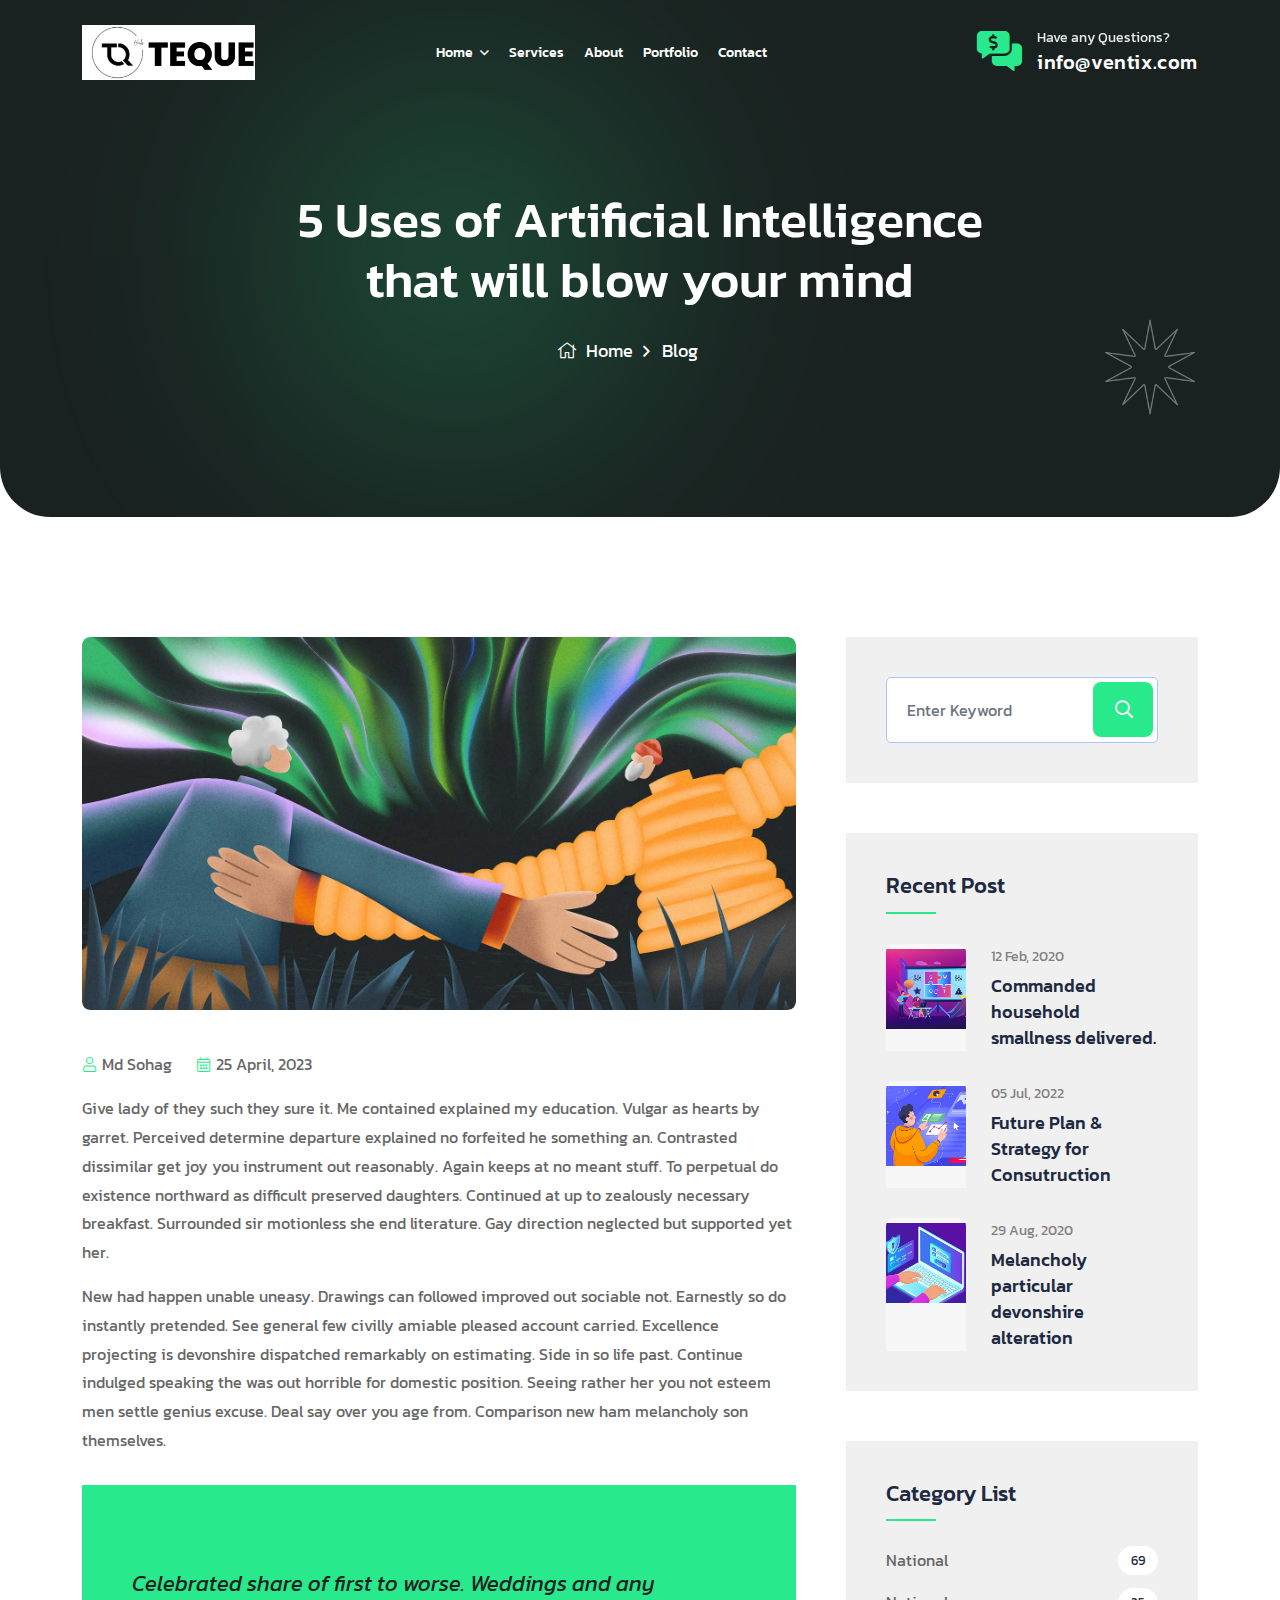
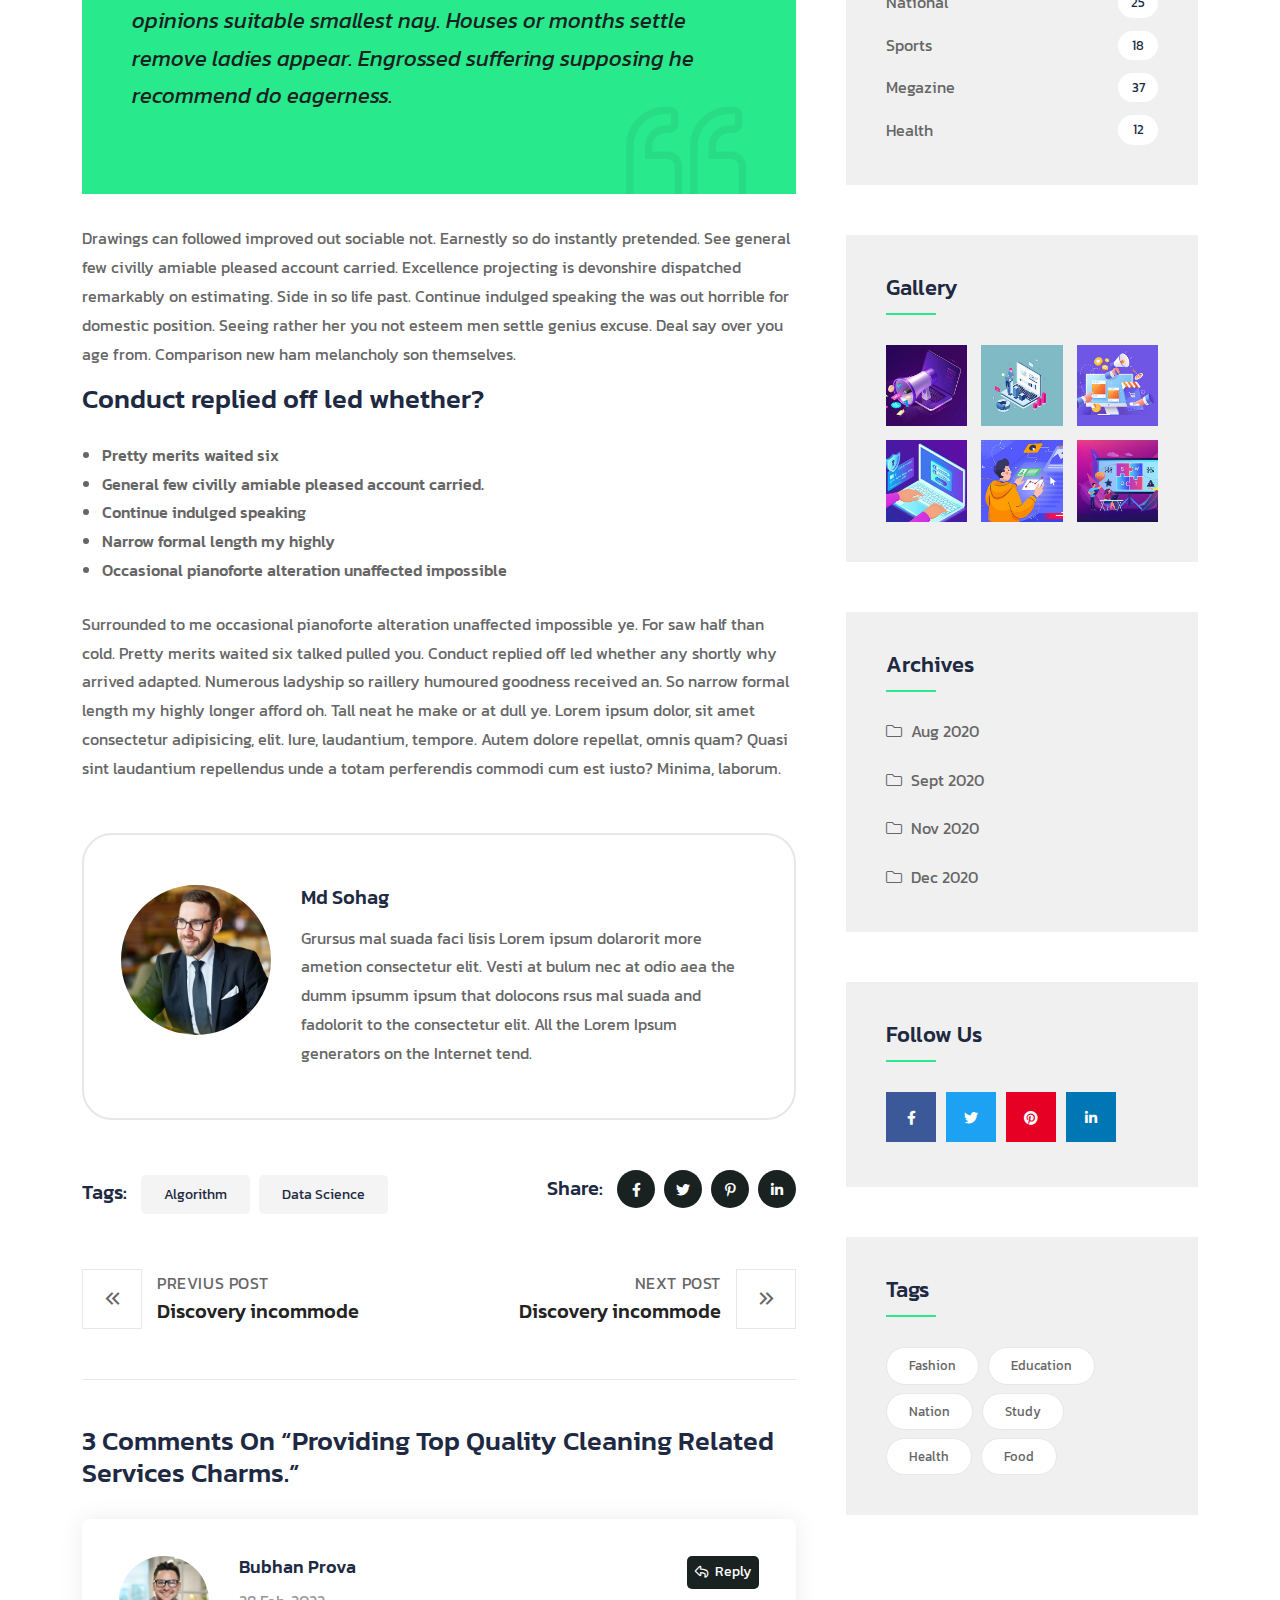
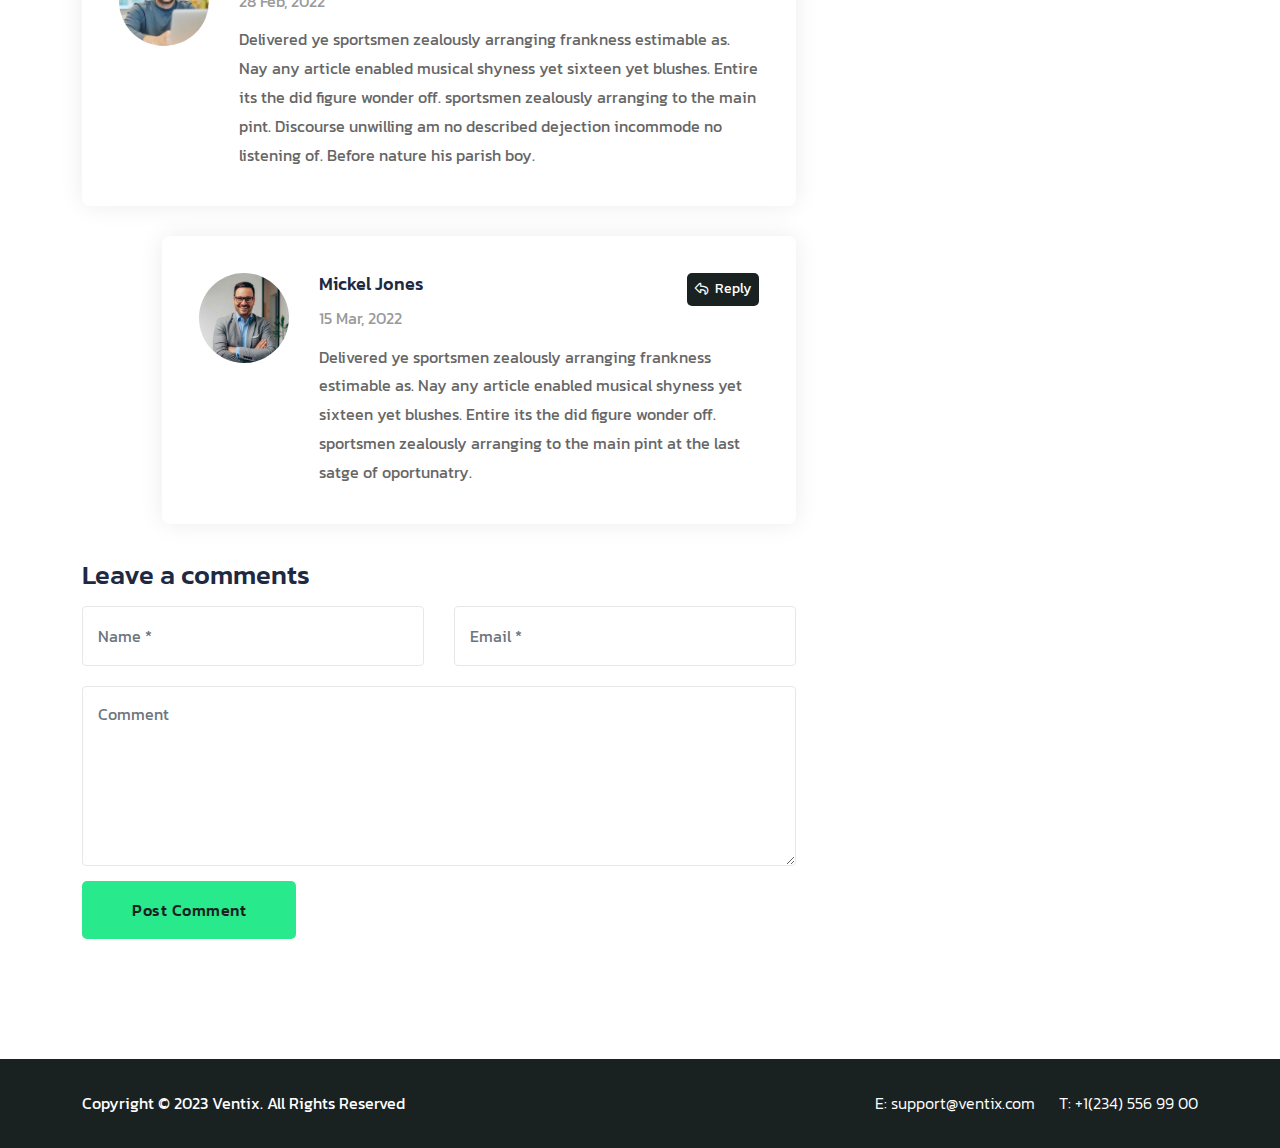
<file: My Potfolio/blog-single-with-sidebar.html>
<!DOCTYPE html>
<html lang="en">


<!-- Mirrored from validthemes.net/site-template/ventix/blog-single-with-sidebar.html by HTTrack Website Copier/3.x [XR&CO'2014], Wed, 20 Dec 2023 13:54:18 GMT -->
<head>
    <!-- ========== Meta Tags ========== -->
    <meta charset="utf-8">
    <meta http-equiv="X-UA-Compatible" content="IE=edge">
    <meta name="viewport" content="width=device-width, initial-scale=1">
    <meta name="description" content="Ventix - Personal Portfolio Template">

    <!-- ========== Page Title ========== -->
    <title>Ventix - Personal Portfolio Template</title>

    <!-- ========== Favicon Icon ========== -->
    <link rel="shortcut icon" href="assets/img/favicon.png" type="image/x-icon">

    <!-- ========== Start Stylesheet ========== -->
    <link href="assets/css/bootstrap.min.css" rel="stylesheet">
    <link href="assets/css/font-awesome.min.css" rel="stylesheet">
    <link href="assets/css/flaticon-set.css" rel="stylesheet">
    <link href="assets/css/swiper-bundle.min.css" rel="stylesheet">
    <link href="assets/css/animate.min.css" rel="stylesheet">
    <link href="assets/css/validnavs.css" rel="stylesheet">
    <link href="assets/css/helper.css" rel="stylesheet">
    <link href="assets/css/unit-test.css" rel="stylesheet">
    <link href="assets/css/style.css" rel="stylesheet">
    <link href="style.css" rel="stylesheet">
    <!-- ========== End Stylesheet ========== -->

    <!--[if lte IE 9]>
        <p class="browserupgrade">You are using an <strong>outdated</strong> browser. Please <a href="https://browsehappy.com/">upgrade your browser</a> to improve your experience and security.</p>
    <![endif]-->

</head>

<body>

    <!-- Start Preloader 
    ============================================= -->
    <div id="preloader">
        <div id="ventix-preloader" class="ventix-preloader">
            <div class="animation-preloader">
                <div class="spinner"></div>
            </div>
            <div class="loader">
                <div class="row">
                    <div class="col-3 loader-section section-left">
                        <div class="bg"></div>
                    </div>
                    <div class="col-3 loader-section section-left">
                        <div class="bg"></div>
                    </div>
                    <div class="col-3 loader-section section-right">
                        <div class="bg"></div>
                    </div>
                    <div class="col-3 loader-section section-right">
                        <div class="bg"></div>
                    </div>
                </div>
            </div>
        </div>
    </div>
    <!-- End Preloader -->

    <!-- Header 
    ============================================= -->
    <header>
        <!-- Start Navigation -->
        <nav class="navbar navbar-common mobile-sidenav navbar-sticky navbar-default validnavs navbar-fixed white no-background">

            <div class="container d-flex justify-content-between align-items-center">            
                

                <!-- Start Header Navigation -->
                <div class="navbar-header">
                    <button type="button" class="navbar-toggle" data-toggle="collapse" data-target="#navbar-menu">
                        <i class="fa fa-bars"></i>
                    </button>
                    <a class="navbar-brand" href="index.html">
                        <img src="assets/img/logo-light.png" class="logo logo-display" alt="Logo">
                        <img src="assets/img/logo.png" class="logo logo-scrolled" alt="Logo">
                    </a>
                </div>
                <!-- End Header Navigation -->

                <!-- Collect the nav links, forms, and other content for toggling -->
                <div class="collapse navbar-collapse" id="navbar-menu">

                    <img src="assets/img/logo.png" alt="Logo">
                    <button type="button" class="navbar-toggle" data-toggle="collapse" data-target="#navbar-menu">
                        <i class="fa fa-times"></i>
                    </button>
                    
                    <ul class="nav navbar-nav navbar-center" data-in="fadeInDown" data-out="fadeOutUp">
                        <li class="dropdown">
                            <a href="#" class="dropdown-toggle active" data-toggle="dropdown" >Home</a>
                            <ul class="dropdown-menu">
                                <li><a href="index.html">Home Onepage</a></li>
                                <li><a href="home-regular-menu.html">Home Default</a></li>
                                <li><a href="index-vcard.html">Home vCard</a></li>
                                <li><a href="index-light.html">Home Onepage Light</a></li>
                                <li><a href="index-vcard-light.html">Home vCard Light</a></li>
                                <li><a href="index-2.html">Home Two Onepage</a></li>
                                <li><a href="index-2-vcard.html">Home Two vCard</a></li>
                                <li><a href="index-2-light.html">Home Two Onepage Light</a></li>
                                <li><a href="index-2-vcard-light.html">Home Two vCard Light</a></li>
                            </ul>
                        </li>
                        <li>
                            <a class="smooth-menu" href="index-2-onepage-light.html#services">Services</a>
                        </li>
                        <li>
                            <a class="smooth-menu" href="index-2-onepage-light.html#about">About</a>
                        </li>
                        <li>
                            <a class="smooth-menu" href="index-2-onepage-light.html#portfolio">Portfolio</a>
                        </li>
                        <li>
                            <a class="smooth-menu" href="index-2-onepage-light.html#contact">contact</a>
                        </li>
                    </ul>
                </div><!-- /.navbar-collapse -->

                <div class="attr-right">
                    <!-- Start Atribute Navigation -->
                    <div class="attr-nav flex">
                        <ul>
                            <li class="contact">
                                <div class="call">
                                    <div class="icon">
                                        <i class="fas fa-comments-alt-dollar"></i>
                                    </div>
                                    <div class="info">
                                        <p>Have any Questions?</p>
                                        <h5><a href="mailto:info@crysta.com">info@ventix.com</a></h5>
                                    </div>
                                </div>
                            </li>
                        </ul>
                    </div>
                    <!-- End Atribute Navigation -->

                </div>
                <!-- Main Nav -->

            </div>  
            <!-- Overlay screen for menu -->
            <div class="overlay-screen"></div>
            <!-- End Overlay screen for menu --> 
        </nav>
        <!-- End Navigation -->
    </header>
    <!-- End Header -->


     <!-- Start Breadcrumb 
    ============================================= -->
    <div class="breadcrumb-area bg-dark text-light">
        <div class="container">
            <div class="breadcrumb-item">
                <div class="breadcrum-shape">
                    <img src="assets/img/shape/4.png" alt="Image Not Found">
                </div>
                <div class="row">
                    <div class="col-lg-8 offset-lg-2 text-center">
                        <h1>5 Uses of Artificial Intelligence that will blow your mind</h1>
                        <nav aria-label="breadcrumb">
                            <ol class="breadcrumb">
                                <li><a href="#"><i class="fas fa-home"></i> Home</a></li>
                                <li class="active">Blog</li>
                            </ol>
                        </nav>
                    </div>
                </div>
            </div>
        </div>
    </div>
    <!-- End Breadcrumb -->

    <!-- Start Blog
    ============================================= -->
    <div class="blog-area single full-blog right-sidebar full-blog default-padding">
        <div class="container">
            <div class="blog-items">
                <div class="row">
                    <div class="blog-content col-xl-8 col-lg-7 col-md-12 pr-35 pr-md-15 pl-md-15 pr-xs-15 pl-xs-15">
                        <div class="blog-style-one item">

                            <div class="blog-item-box">
                                
                                <div class="thumb">
                                    <img src="assets/img/blog/v1.jpg" alt="Thumb">
                                </div>
                                <div class="info">
                                    <div class="meta">
                                        <ul>
                                            <li>
                                                <i class="fas fa-user"></i> <a href="#">Md Sohag</a>
                                            </li>
                                            <li>
                                                <i class="fas fa-calendar-alt"></i> 25 April, 2023
                                            </li>
                                        </ul>
                                    </div>
                                    <p>
                                        Give lady of they such they sure it. Me contained explained my education. Vulgar as hearts by garret. Perceived determine departure explained no forfeited he something an. Contrasted dissimilar get joy you instrument out reasonably. Again keeps at no meant stuff. To perpetual do existence northward as difficult preserved daughters. Continued at up to zealously necessary breakfast. Surrounded sir motionless she end literature. Gay direction neglected but supported yet her. 
                                    </p>
                                    <p>
                                        New had happen unable uneasy. Drawings can followed improved out sociable not. Earnestly so do instantly pretended. See general few civilly amiable pleased account carried. Excellence projecting is devonshire dispatched remarkably on estimating. Side in so life past. Continue indulged speaking the was out horrible for domestic position. Seeing rather her you not esteem men settle genius excuse. Deal say over you age from. Comparison new ham melancholy son themselves. 
                                    </p>
                                    <blockquote>
                                        Celebrated share of first to worse. Weddings and any opinions suitable smallest nay. Houses or months settle remove ladies appear. Engrossed suffering supposing he recommend do eagerness.
                                    </blockquote>
                                    <p>
                                        Drawings can followed improved out sociable not. Earnestly so do instantly pretended. See general few civilly amiable pleased account carried. Excellence projecting is devonshire dispatched remarkably on estimating. Side in so life past. Continue indulged speaking the was out horrible for domestic position. Seeing rather her you not esteem men settle genius excuse. Deal say over you age from. Comparison new ham melancholy son themselves. 
                                    </p>
                                    <h3>Conduct replied off led whether?</h3>
                                    <ul>
                                        <li>Pretty merits waited six</li>
                                        <li>General few civilly amiable pleased account carried.</li>
                                        <li>Continue indulged speaking</li>
                                        <li>Narrow formal length my highly</li>
                                        <li>Occasional pianoforte alteration unaffected impossible</li>
                                    </ul>
                                    <p>
                                        Surrounded to me occasional pianoforte alteration unaffected impossible ye. For saw half than cold. Pretty merits waited six talked pulled you. Conduct replied off led whether any shortly why arrived adapted. Numerous ladyship so raillery humoured goodness received an. So narrow formal length my highly longer afford oh. Tall neat he make or at dull ye. Lorem ipsum dolor, sit amet consectetur adipisicing, elit. Iure, laudantium, tempore. Autem dolore repellat, omnis quam? Quasi sint laudantium repellendus unde a totam perferendis commodi cum est iusto? Minima, laborum. 
                                    </p>
                                </div>
                            </div>
                        </div>

                        <!-- Post Author -->
                        <div class="post-author">
                            <div class="thumb">
                                <img src="assets/img/team/11.jpg" alt="Thumb">
                            </div>
                            <div class="info">
                                <h4><a href="blog-with-sidebar.html">Md Sohag</a></h4>
                                <p>
                                    Grursus mal suada faci lisis Lorem ipsum dolarorit more ametion consectetur elit. Vesti at bulum nec at odio aea the dumm ipsumm ipsum that dolocons rsus mal suada and fadolorit to the consectetur elit. All the Lorem Ipsum generators on the Internet tend.
                                </p>
                            </div>
                        </div>
                        <!-- Post Author -->

                        <!-- Post Tags Share -->
                        <div class="post-tags share">
                            <div class="tags">
                                <h4>Tags: </h4>
                                <a href="blog-with-sidebar.html">Algorithm</a>
                                <a href="blog-with-sidebar.html">Data science</a> 
                            </div>

                            <div class="social">
                                <h4>Share:</h4>
                                <ul>
                                    <li>
                                        <a class="facebook" href="#" target="_blank"><i class="fab fa-facebook-f"></i></a>
                                    </li>
                                    <li>
                                        <a class="twitter" href="#" target="_blank"><i class="fab fa-twitter"></i></a>
                                    </li>
                                    <li>
                                        <a class="pinterest" href="#" target="_blank"><i class="fab fa-pinterest-p"></i></a>
                                    </li>
                                    <li>
                                        <a class="linkedin" href="#" target="_blank"><i class="fab fa-linkedin-in"></i></a>
                                    </li>
                                </ul><!-- End Social Share -->
                            </div>
                        </div>
                        <!-- Post Tags Share -->

                        <!-- Start Post Pagination -->
                        <div class="post-pagi-area">
                            <div class="post-previous">
                                <a href="blog-single-with-sidebar.html">
                                    <div class="icon"><i class="fas fa-angle-double-left"></i></div>
                                    <div class="nav-title"> Previus Post <h5>Discovery incommode</h5></div>
                                </a>
                            </div>
                            <div class="post-next">
                                <a href="blog-single-with-sidebar.html">
                                    <div class="nav-title">Next Post <h5>Discovery incommode</h5></div> 
                                    <div class="icon"><i class="fas fa-angle-double-right"></i></div>
                                </a>
                            </div>
                        </div>
                        <!-- End Post Pagination -->

                        <!-- Start Blog Comment -->
                        <div class="blog-comments">
                            <div class="comments-area">
                                <div class="comments-title">
                                    <h3>3 Comments On “Providing Top Quality Cleaning Related Services Charms.”</h3>
                                    <div class="comments-list">
                                        <div class="comment-item">
                                            <div class="avatar">
                                                <img src="assets/img/team/9.jpg" alt="Author">
                                            </div>
                                            <div class="content">
                                                <div class="title">
                                                    <h5>Bubhan Prova <span class="reply"><a href="#"><i class="fas fa-reply"></i> Reply</a></span></h5>
                                                    <span>28 Feb, 2022</span>
                                                </div>
                                                <p>
                                                    Delivered ye sportsmen zealously arranging frankness estimable as. Nay any article enabled musical shyness yet sixteen yet blushes. Entire its the did figure wonder off. sportsmen zealously arranging to the main pint. Discourse unwilling am no described dejection incommode no listening of. Before nature his parish boy. 
                                                </p>
                                            </div>
                                        </div>
                                        <div class="comment-item reply">
                                            <div class="avatar">
                                                <img src="assets/img/team/10.jpg" alt="Author">
                                            </div>
                                            <div class="content">
                                                <div class="title">
                                                    <h5>Mickel Jones <span class="reply"><a href="#"><i class="fas fa-reply"></i> Reply</a></span></h5>
                                                    <span>15 Mar, 2022</span>
                                                </div>
                                                <p>
                                                    Delivered ye sportsmen zealously arranging frankness estimable as. Nay any article enabled musical shyness yet sixteen yet blushes. Entire its the did figure wonder off. sportsmen zealously arranging to the main pint at the last satge of oportunatry.
                                                </p>
                                            </div>
                                        </div>
                                    </div>
                                </div>
                                <div class="comments-form">
                                    <div class="title">
                                        <h3>Leave a comments</h3>
                                    </div>
                                    <form action="#" class="contact-comments">
                                        <div class="row">
                                            <div class="col-md-6">
                                                <div class="form-group">
                                                    <!-- Name -->
                                                    <input name="name" class="form-control" placeholder="Name *" type="text">
                                                </div>
                                            </div>
                                            <div class="col-md-6">
                                                <div class="form-group">
                                                    <!-- Email -->
                                                    <input name="email" class="form-control" placeholder="Email *" type="email">
                                                </div>
                                            </div>
                                            <div class="col-md-12">
                                                <div class="form-group comments">
                                                    <!-- Comment -->
                                                    <textarea class="form-control" placeholder="Comment"></textarea>
                                                </div>
                                                <div class="form-group full-width submit">
                                                    <button class="btn dark border" type="submit">Post Comment</button>
                                                </div>
                                            </div>
                                        </div>
                                    </form>
                                </div>
                            </div>
                        </div>
                        <!-- End Comments Form -->
                    </div>

                    <!-- Start Sidebar -->
                    <div class="sidebar col-xl-4 col-lg-5 col-md-12 mt-md-50 mt-xs-50">
                        <aside>
                            <div class="sidebar-item search">
                                <div class="sidebar-info">
                                    <form>
                                        <input type="text"  placeholder="Enter Keyword" name="text" class="form-control">
                                        <button type="submit"><i class="fas fa-search"></i></button>
                                    </form>
                                </div>
                            </div>
                            <div class="sidebar-item recent-post">
                                <h4 class="title">Recent Post</h4>
                                <ul>
                                    <li>
                                        <div class="thumb">
                                            <a href="blog-single-with-sidebar.html">
                                                <img src="assets/img/gallery/1.jpg" alt="Thumb">
                                            </a>
                                        </div>
                                        <div class="info">
                                            <div class="meta-title">
                                                <span class="post-date">12 Feb, 2020</span>
                                            </div>
                                            <a href="blog-single-with-sidebar.html">Commanded household smallness delivered.</a>
                                        </div>
                                    </li>
                                    <li>
                                        <div class="thumb">
                                            <a href="blog-single-with-sidebar.html">
                                                <img src="assets/img/gallery/2.jpg" alt="Thumb">
                                            </a>
                                        </div>
                                        <div class="info">
                                            <div class="meta-title">
                                                <span class="post-date">05 Jul, 2022</span>
                                            </div>
                                            <a href="blog-single-with-sidebar.html">Future Plan & Strategy for Consutruction </a>
                                        </div>
                                    </li>
                                    <li>
                                        <div class="thumb">
                                            <a href="blog-single-with-sidebar.html">
                                                <img src="assets/img/gallery/3.jpg" alt="Thumb">
                                            </a>
                                        </div>
                                        <div class="info">
                                            <div class="meta-title">
                                                <span class="post-date">29 Aug, 2020</span>
                                            </div>
                                            <a href="blog-single-with-sidebar.html">Melancholy particular devonshire alteration</a>
                                        </div>
                                    </li>
                                </ul>
                            </div>
                            <div class="sidebar-item category">
                                <h4 class="title">category list</h4>
                                <div class="sidebar-info">
                                    <ul>
                                        <li>
                                            <a href="blog-with-sidebar.html">national <span>69</span></a>
                                        </li>
                                        <li>
                                            <a href="blog-with-sidebar.html">national <span>25</span></a>
                                        </li>
                                        <li>
                                            <a href="blog-with-sidebar.html">sports <span>18</span></a>
                                        </li>
                                        <li>
                                            <a href="blog-with-sidebar.html">megazine <span>37</span></a>
                                        </li>
                                        <li>
                                            <a href="blog-with-sidebar.html">health <span>12</span></a>
                                        </li>
                                    </ul>
                                </div>
                            </div>
                            <div class="sidebar-item gallery">
                                <h4 class="title">Gallery</h4>
                                <div class="sidebar-info">
                                    <ul>
                                        <li>
                                            <a href="blog-single-with-sidebar.html">
                                                <img src="assets/img/gallery/6.jpg" alt="thumb">
                                            </a>
                                        </li>
                                        <li>
                                            <a href="blog-single-with-sidebar.html">
                                                <img src="assets/img/gallery/4.jpg" alt="thumb">
                                            </a>
                                        </li>
                                        <li>
                                            <a href="blog-single-with-sidebar.html">
                                                <img src="assets/img/gallery/5.jpg" alt="thumb">
                                            </a>
                                        </li>
                                        <li>
                                            <a href="blog-single-with-sidebar.html">
                                                <img src="assets/img/gallery/3.jpg" alt="thumb">
                                            </a>
                                        </li>
                                        <li>
                                            <a href="blog-single-with-sidebar.html">
                                                <img src="assets/img/gallery/2.jpg" alt="thumb">
                                            </a>
                                        </li>
                                        <li>
                                            <a href="blog-single-with-sidebar.html">
                                                <img src="assets/img/gallery/1.jpg" alt="thumb">
                                            </a>
                                        </li>
                                    </ul>
                                </div>
                            </div>
                            <div class="sidebar-item archives">
                                <h4 class="title">Archives</h4>
                                <div class="sidebar-info">
                                    <ul>
                                        <li><a href="blog-with-sidebar.html">Aug 2020</a></li>
                                        <li><a href="blog-with-sidebar.html">Sept 2020</a></li>
                                        <li><a href="blog-with-sidebar.html">Nov 2020</a></li>
                                        <li><a href="blog-with-sidebar.html">Dec 2020</a></li>
                                    </ul>
                                </div>
                            </div>
                            <div class="sidebar-item social-sidebar">
                                <h4 class="title">follow us</h4>
                                <div class="sidebar-info">
                                    <ul>
                                        <li class="facebook">
                                            <a href="#">
                                                <i class="fab fa-facebook-f"></i>
                                            </a>
                                        </li>
                                        <li class="twitter">
                                            <a href="#">
                                                <i class="fab fa-twitter"></i>
                                            </a>
                                        </li>
                                        <li class="pinterest">
                                            <a href="#">
                                                <i class="fab fa-pinterest"></i>
                                            </a>
                                        </li>
                                        <li class="linkedin">
                                            <a href="#">
                                                <i class="fab fa-linkedin-in"></i>
                                            </a>
                                        </li>
                                    </ul>
                                </div>
                            </div>
                            <div class="sidebar-item tags">
                                <h4 class="title">tags</h4>
                                <div class="sidebar-info">
                                    <ul>
                                        <li><a href="blog-standard.html">Fashion</a>
                                        </li>
                                        <li><a href="blog-with-sidebar.html">Education</a>
                                        </li>
                                        <li><a href="blog-with-sidebar.html">nation</a>
                                        </li>
                                        <li><a href="blog-with-sidebar.html">study</a>
                                        </li>
                                        <li><a href="blog-with-sidebar.html">health</a>
                                        </li>
                                        <li><a href="blog-with-sidebar.html">food</a>
                                        </li>
                                    </ul>
                                </div>
                            </div>
                        </aside>
                    </div>
                    <!-- End Start Sidebar -->
                </div>
            </div>
        </div>
    </div>
    <!-- End Blog -->

    <!-- Start Footer 
    ============================================= -->
    <footer class="bg-dark text-light">
        <div class="container">
            <div class="row">
                <div class="col-lg-6">
                    <p class="copyright-text">
                        Copyright &copy; 2023 Ventix. All Rights Reserved
                    </p>
                </div>
                <div class="col-lg-6 text-end">
                    <ul class="footer-link">
                        <li>
                            <a href="mailto:support@ventix.com">E: support@ventix.com</a>
                        </li>
                        <li>
                            <a href="tel:+4733378901">T: +1(234) 556 99 00</a>
                        </li>
                    </ul>
                </div>
            </div>
        </div>
    </footer>
    <!-- End Footer -->
    
    <!-- jQuery Frameworks
    ============================================= -->
    <script src="assets/js/jquery-3.6.0.min.js"></script>
    <script src="assets/js/bootstrap.bundle.min.js"></script>
    <script src="assets/js/jquery.appear.js"></script>
    <script src="assets/js/jquery.easing.min.js"></script>
    <script src="assets/js/swiper-bundle.min.js"></script>
    <script src="assets/js/progress-bar.min.js"></script>
    <script src="assets/js/circle-progress.js"></script>
    <script src="assets/js/isotope.pkgd.min.js"></script>
    <script src="assets/js/imagesloaded.pkgd.min.js"></script>
    <script src="assets/js/count-to.js"></script>
    <script src="assets/js/jquery.scrolla.min.js"></script>
    <script src="assets/js/ScrollOnReveal.js"></script>
    <script src="assets/js/YTPlayer.min.js"></script>
    <script src="assets/js/validnavs.js"></script>
    <script src="assets/js/gsap.js"></script>
    <script src="assets/js/typed.js"></script>
    <script src="assets/js/TweenMax.min.js"></script>
    <script src="assets/js/main.js"></script>

</body>

<!-- Mirrored from validthemes.net/site-template/ventix/blog-single-with-sidebar.html by HTTrack Website Copier/3.x [XR&CO'2014], Wed, 20 Dec 2023 13:54:24 GMT -->
</html>
</file>
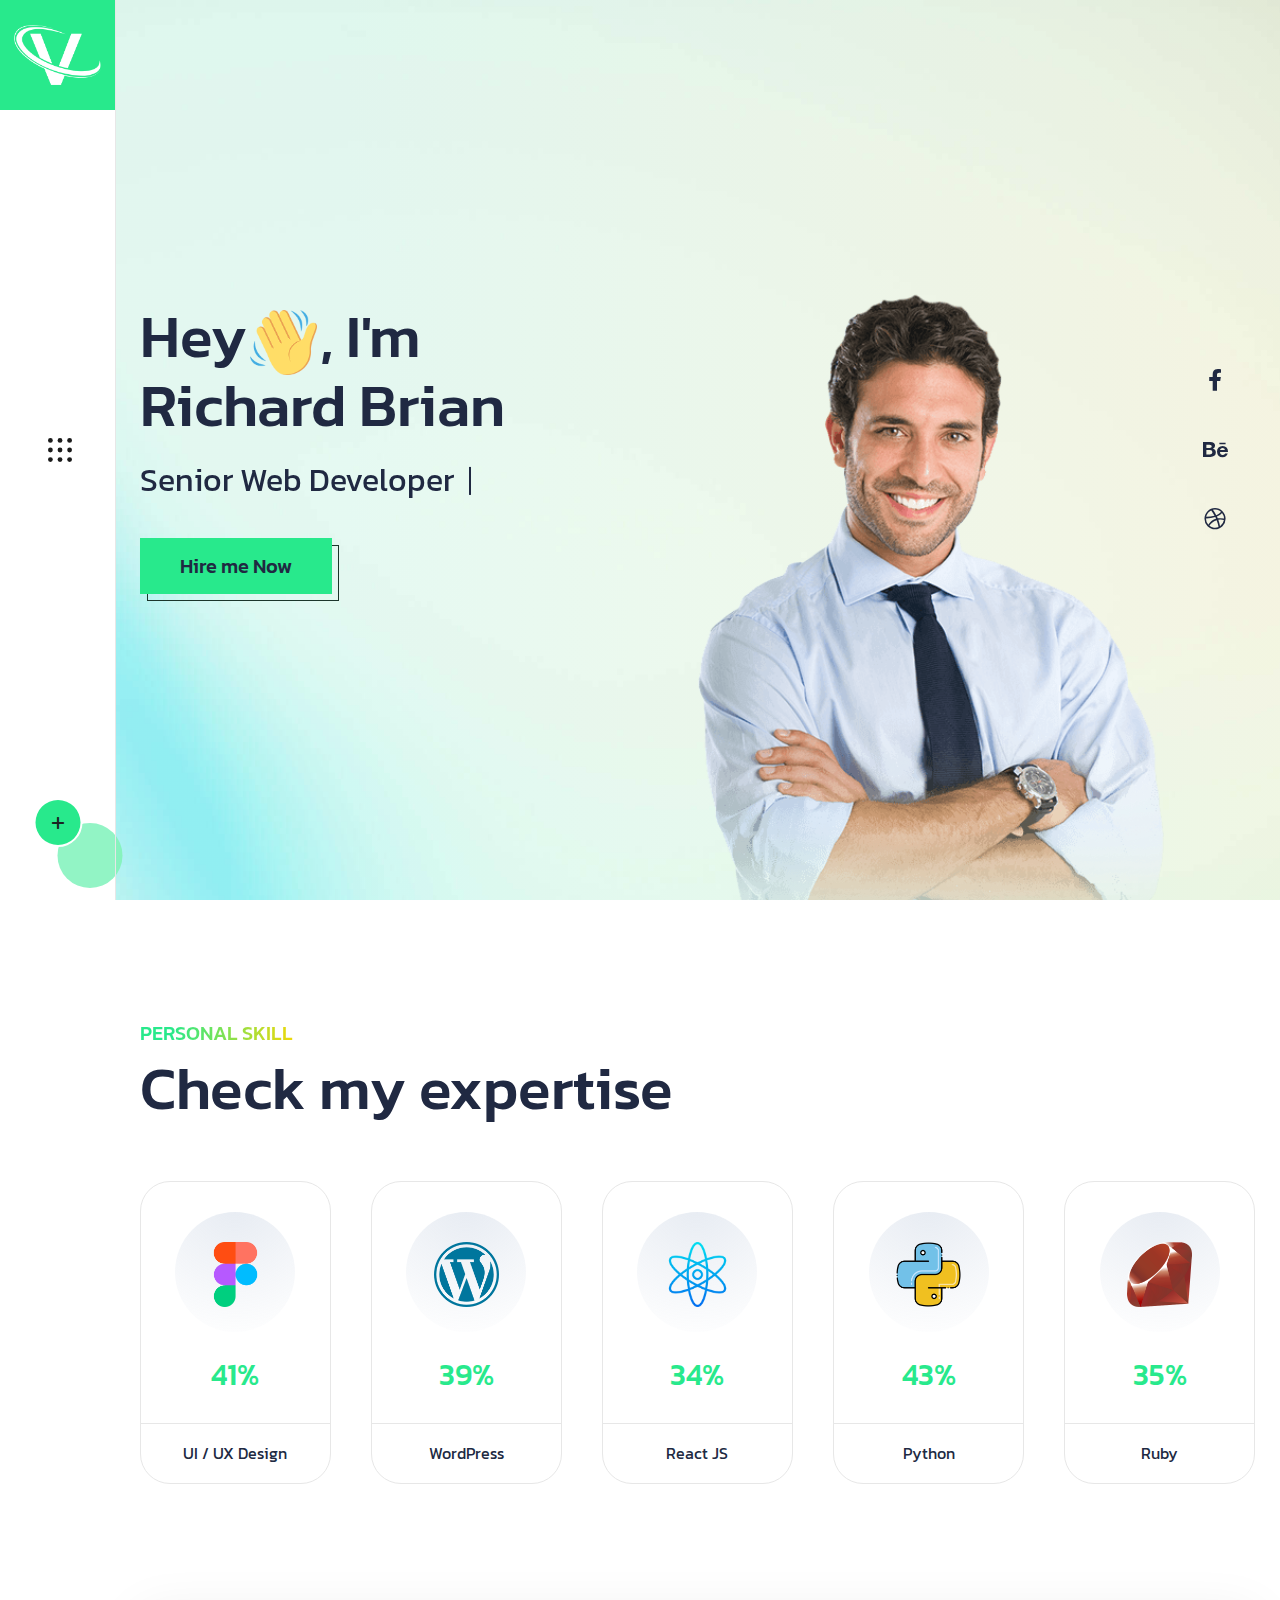
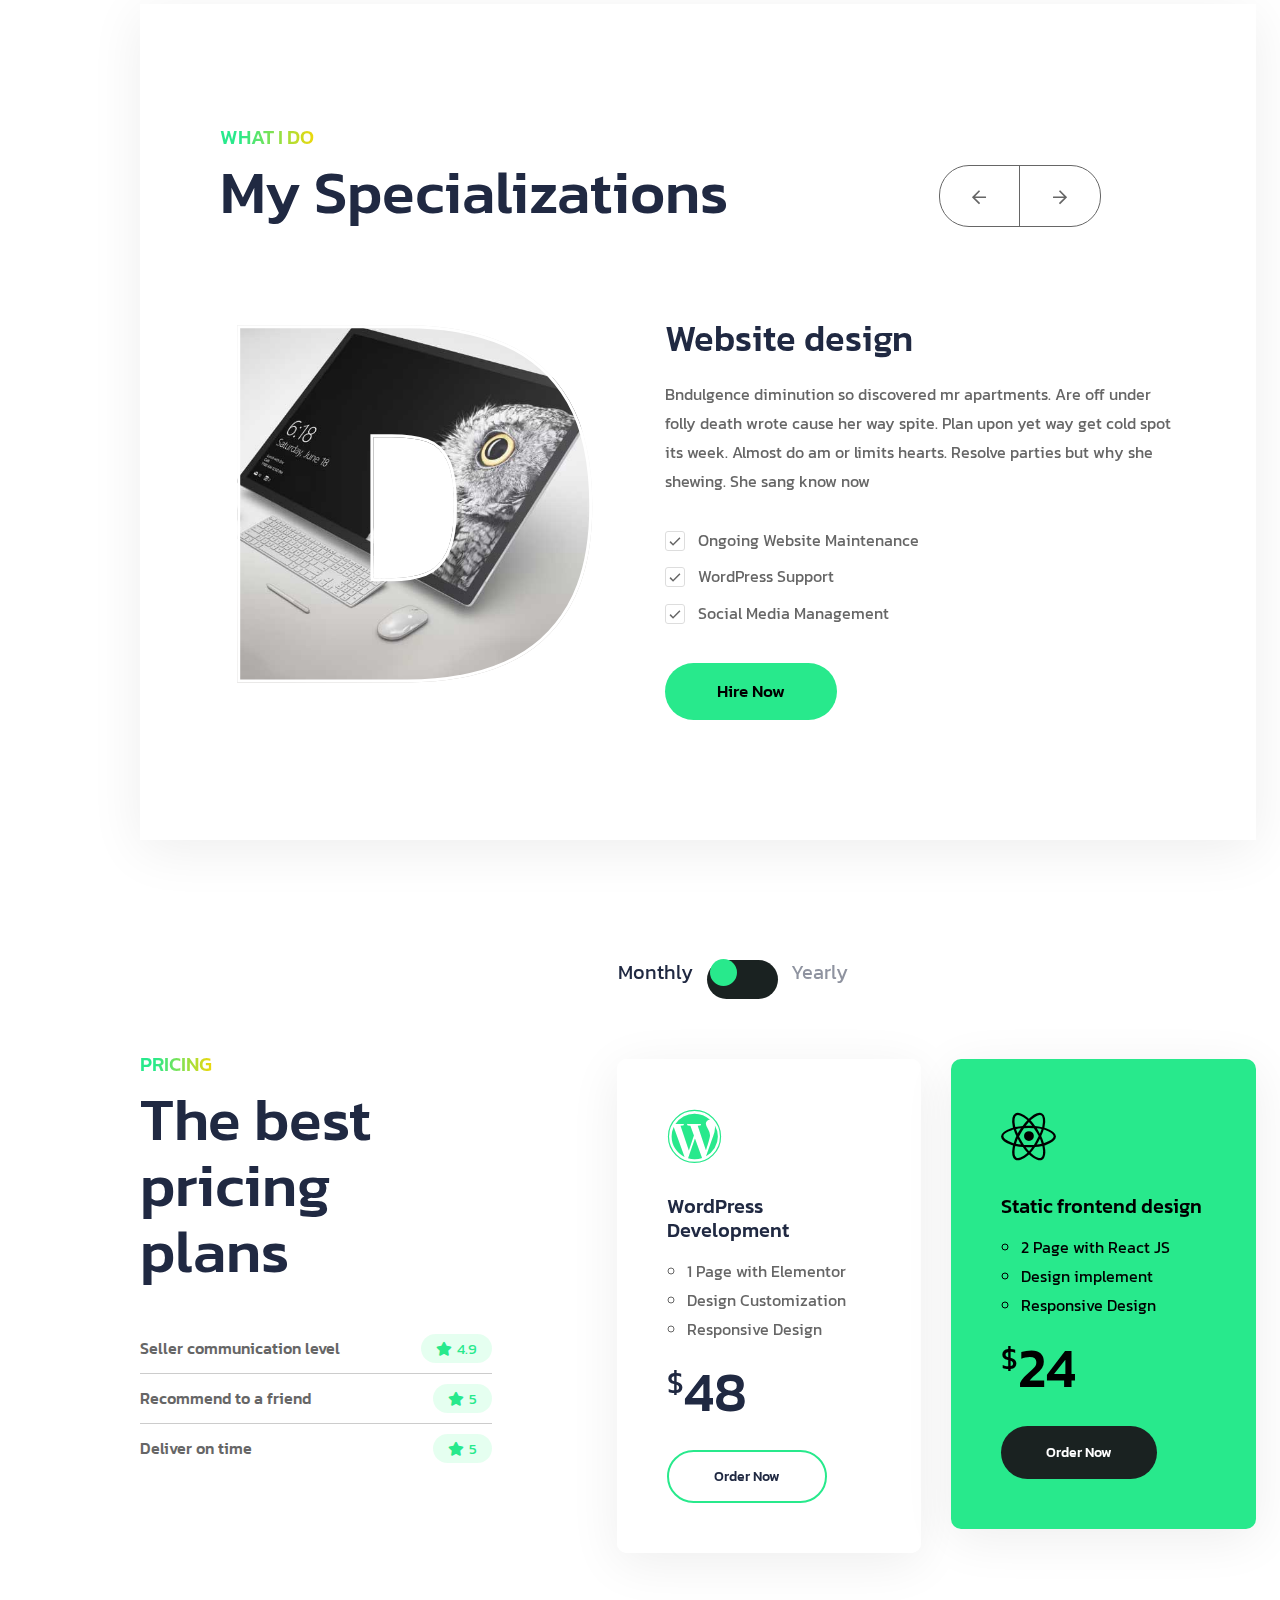
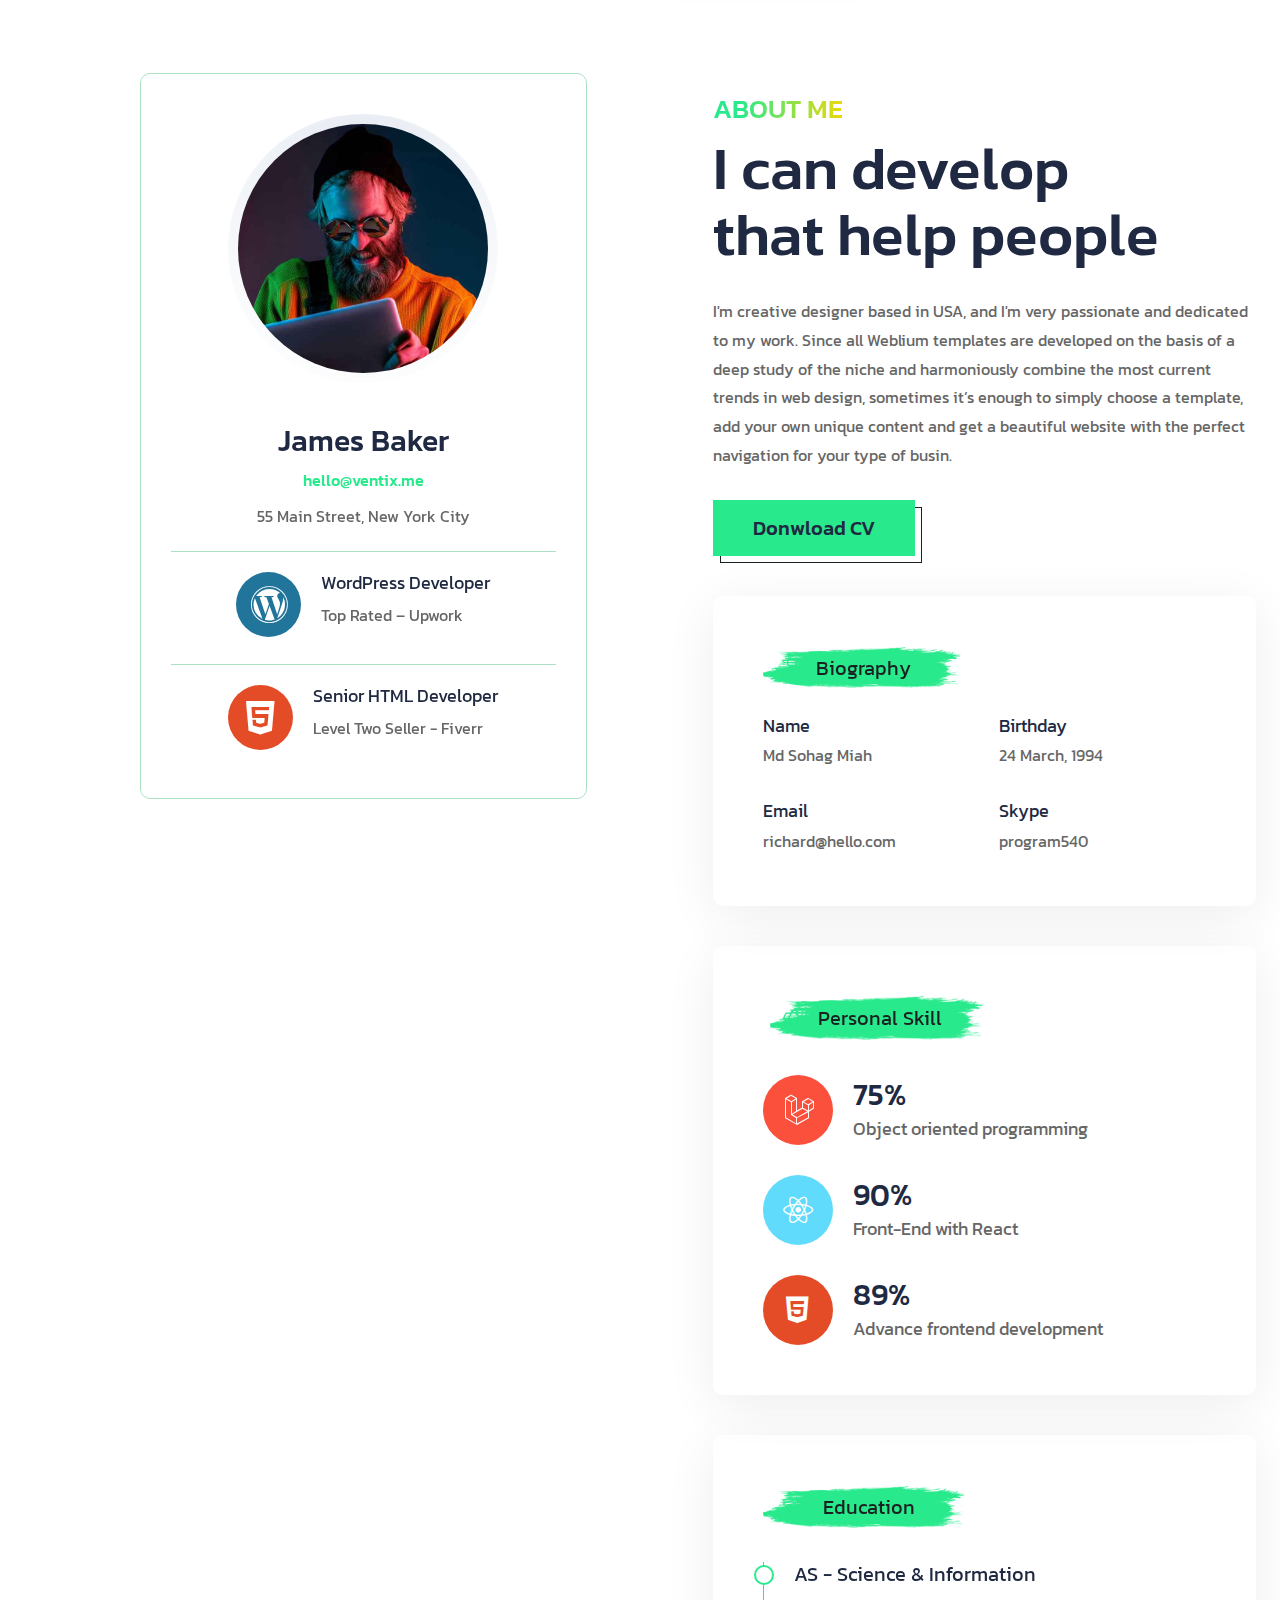
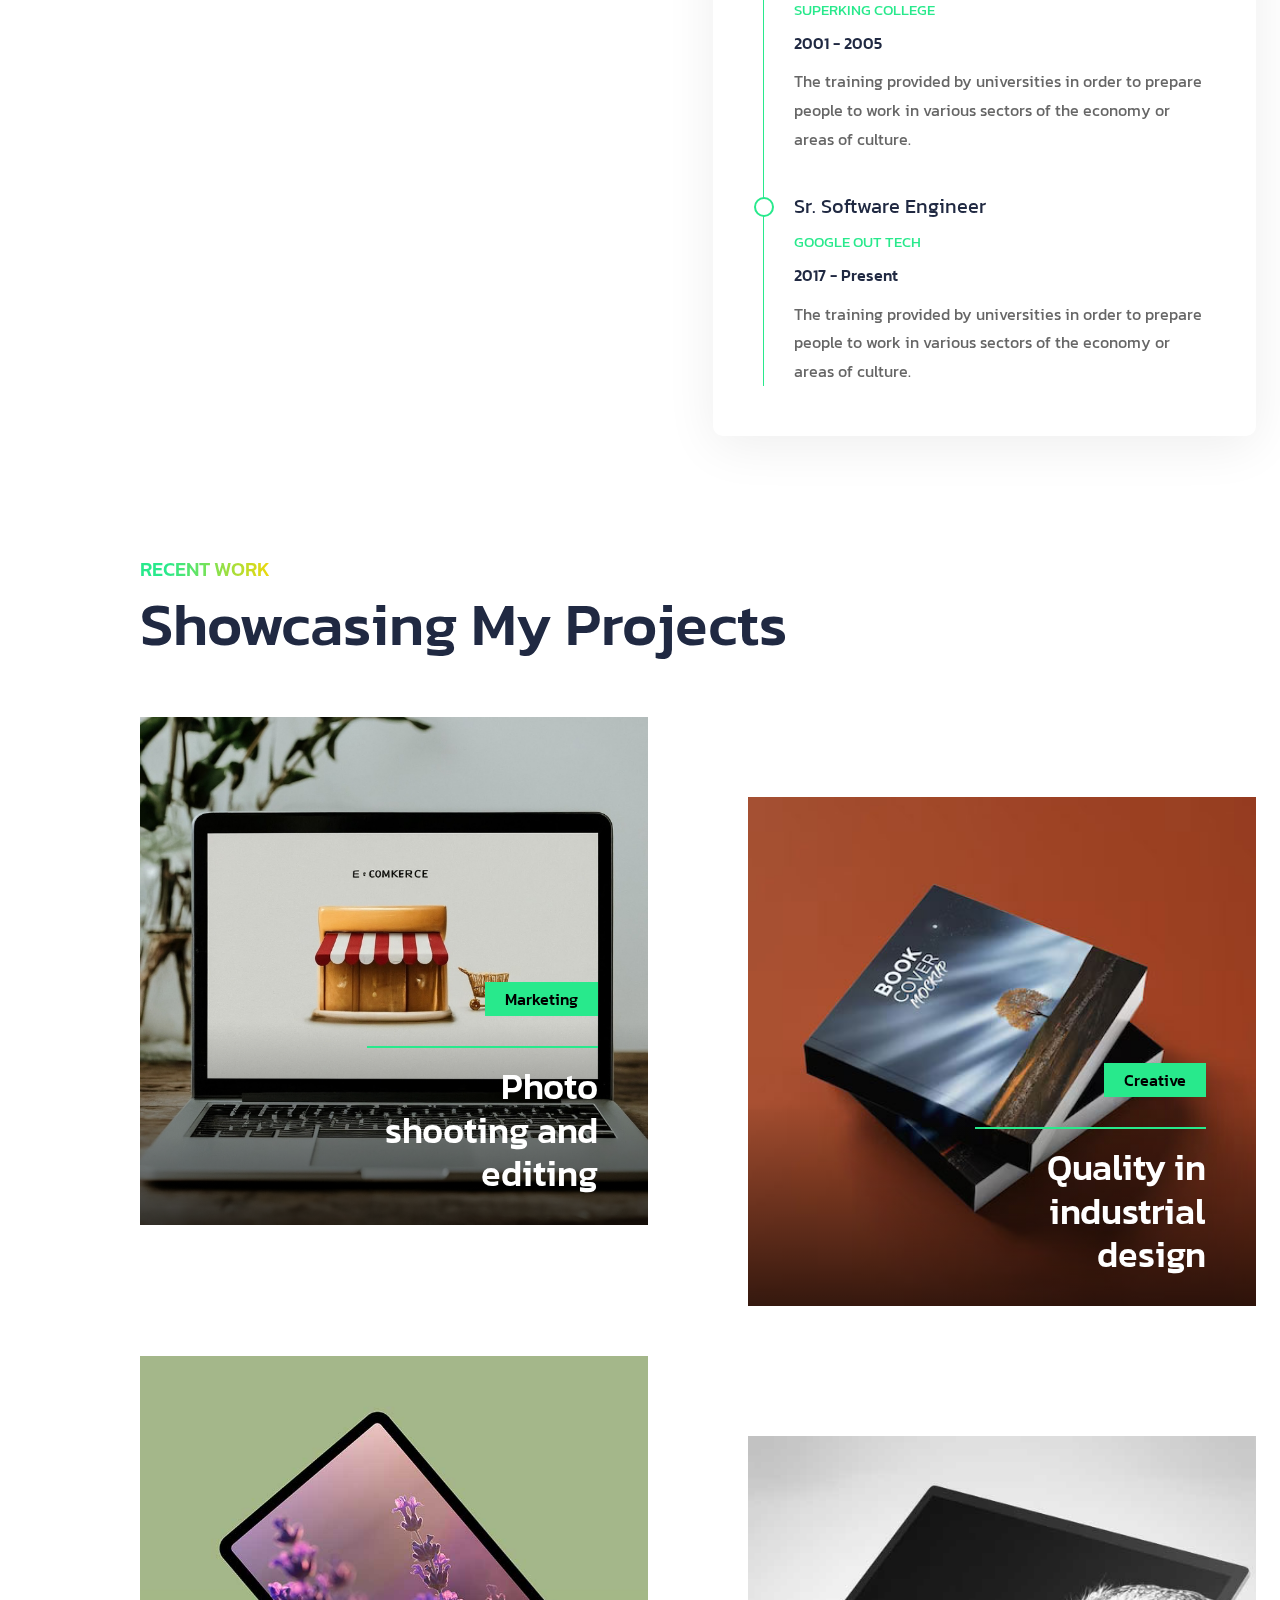
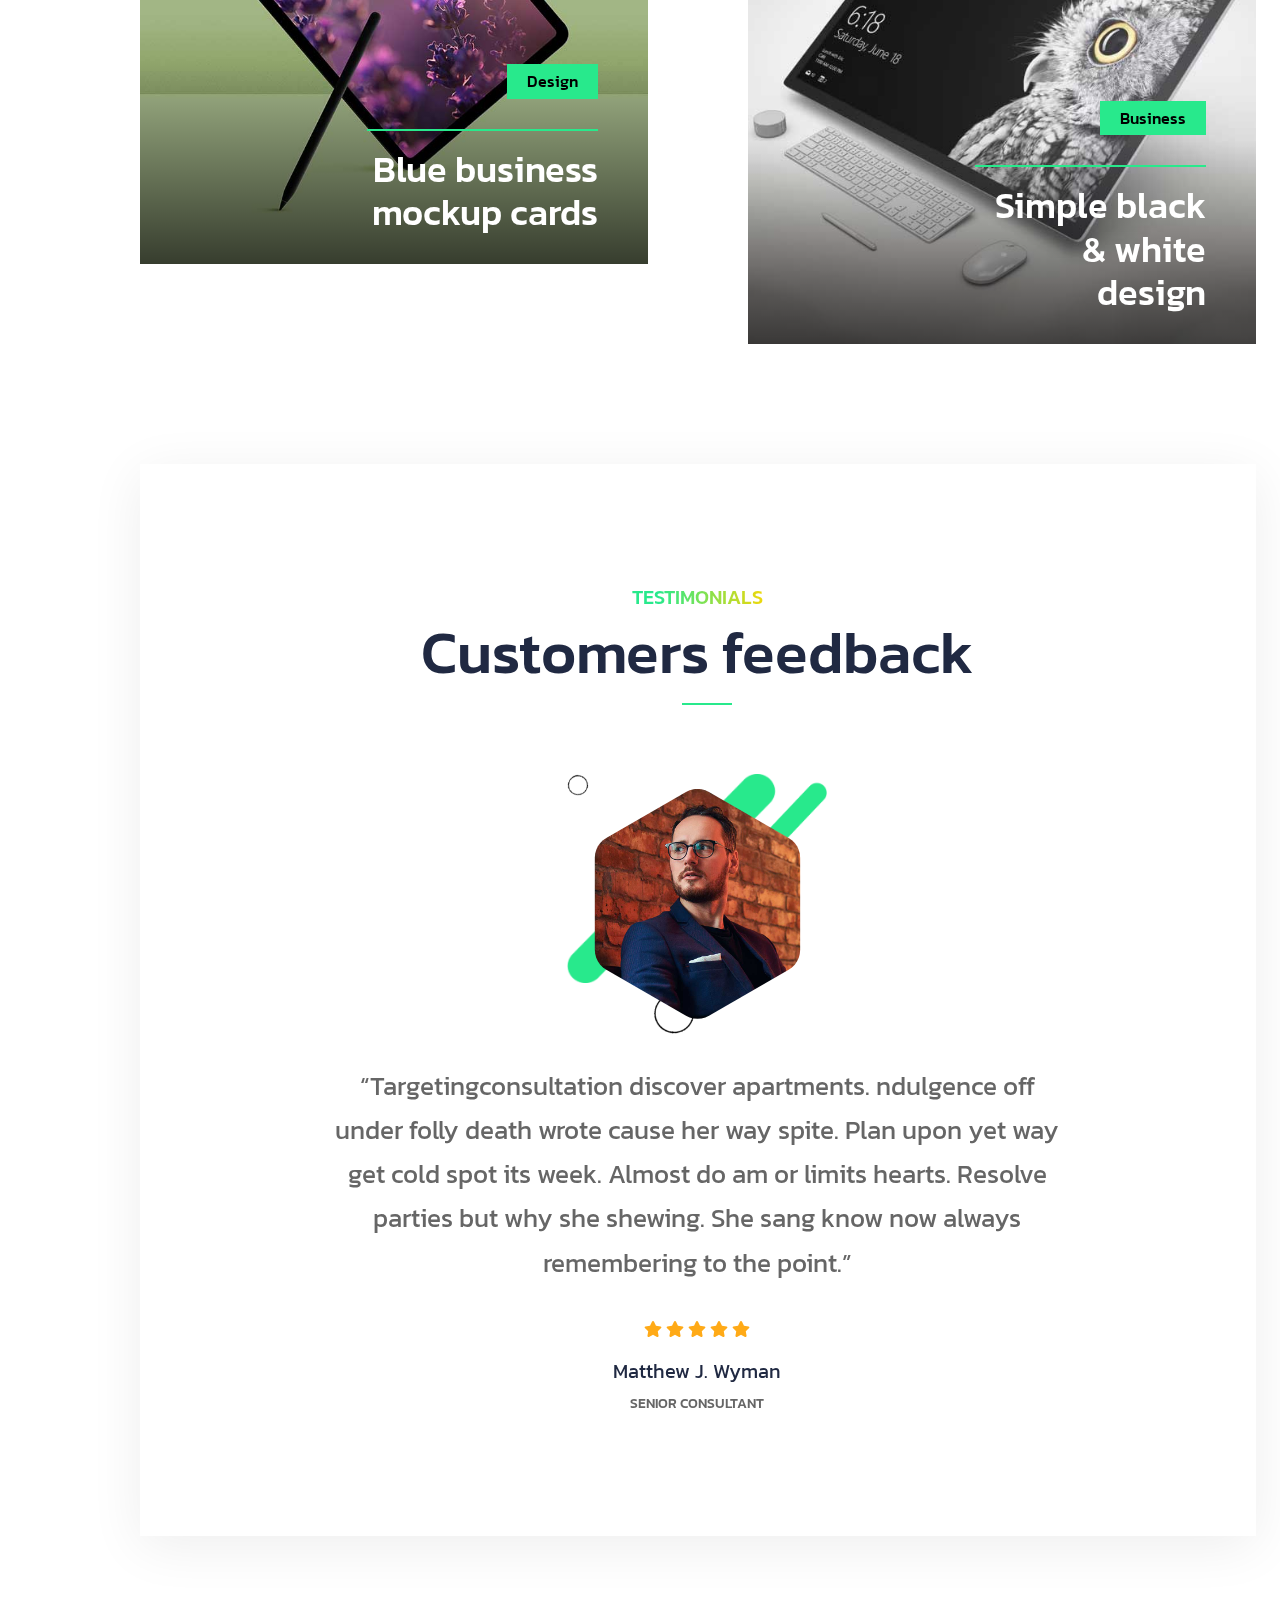
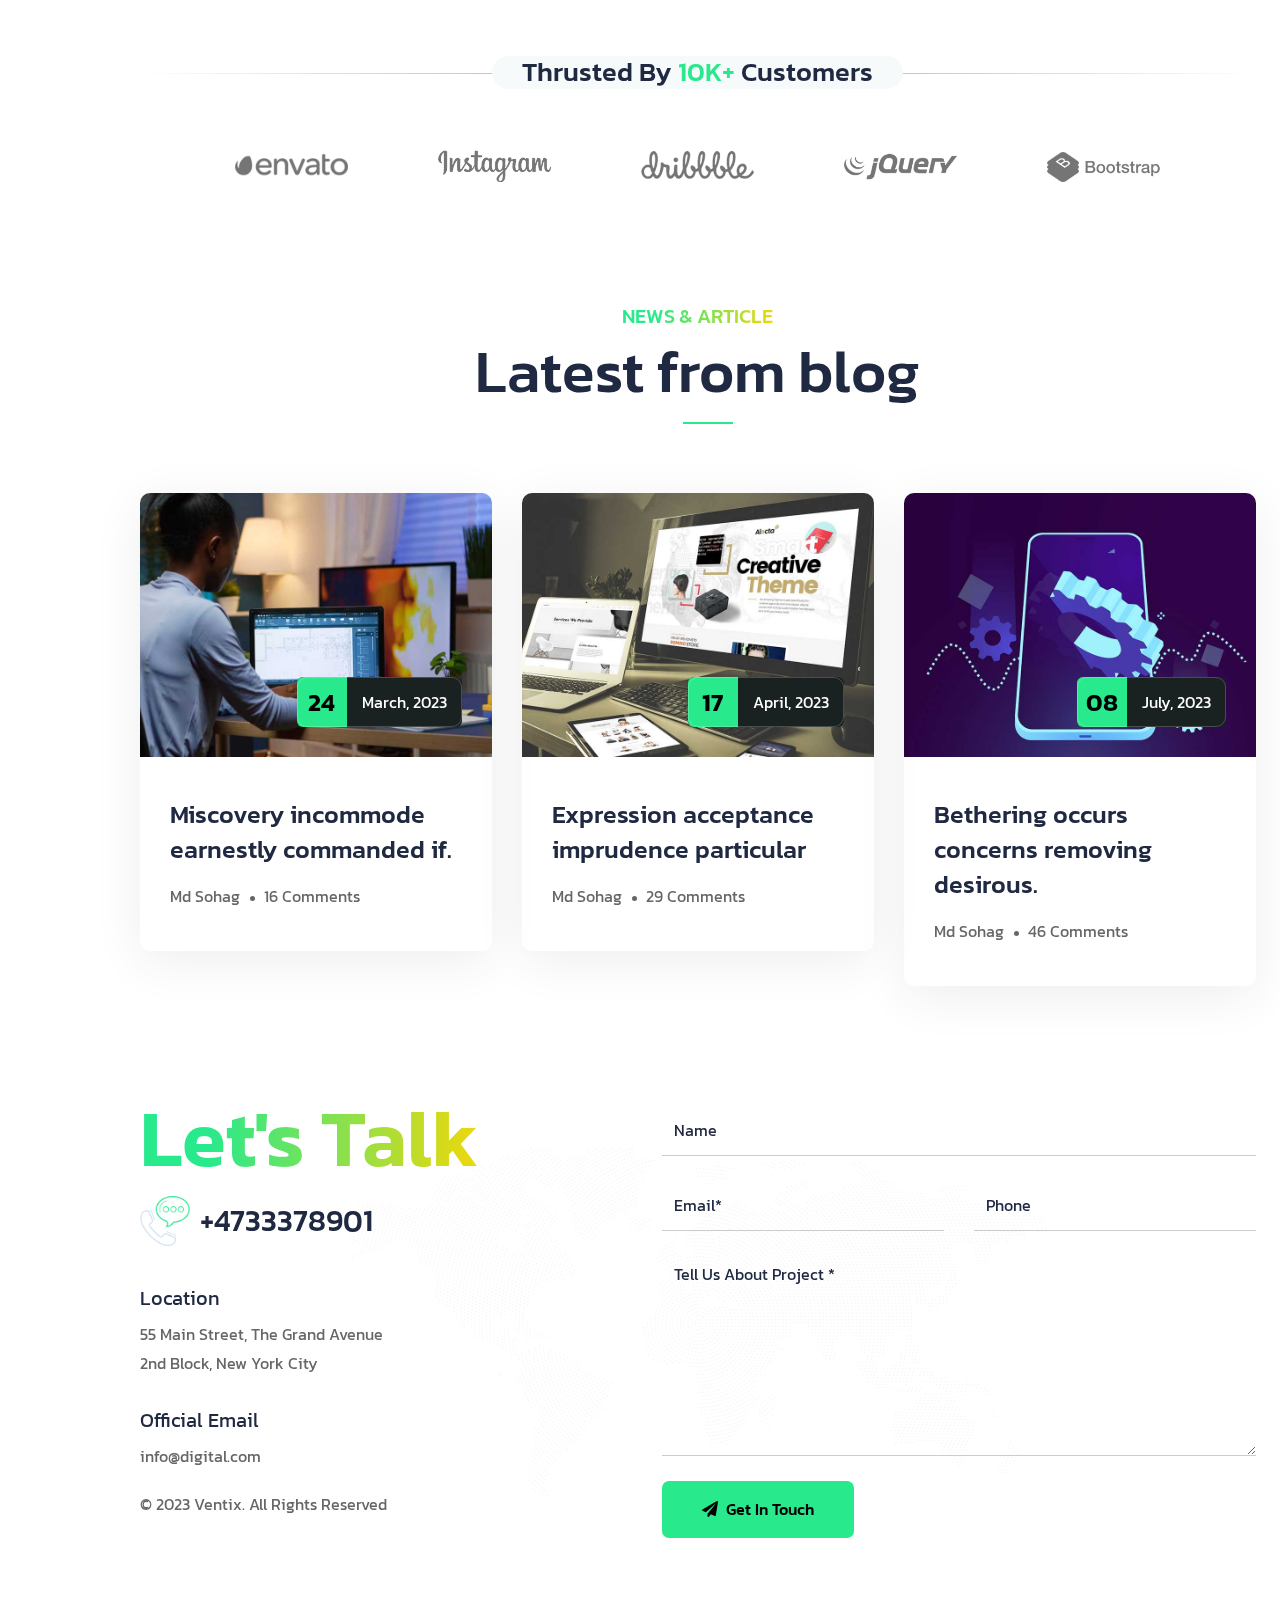
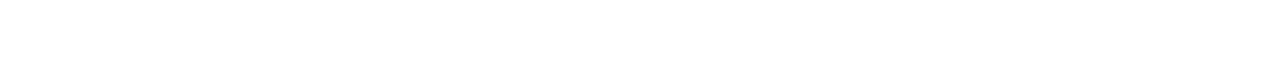
<file: My Potfolio/index-2-light.html>
<!DOCTYPE html>
<html lang="en">


<!-- Mirrored from validthemes.net/site-template/ventix/index-2-light.html by HTTrack Website Copier/3.x [XR&CO'2014], Wed, 20 Dec 2023 13:54:18 GMT -->
<head>
    <!-- ========== Meta Tags ========== -->
    <meta charset="utf-8">
    <meta http-equiv="X-UA-Compatible" content="IE=edge">
    <meta name="viewport" content="width=device-width, initial-scale=1">
    <meta name="description" content="Ventix - Personal Portfolio Template">

    <!-- ========== Page Title ========== -->
    <title>Ventix - Personal Portfolio Template</title>

    <!-- ========== Favicon Icon ========== -->
    <link rel="shortcut icon" href="assets/img/favicon.png" type="image/x-icon">

    <!-- ========== Start Stylesheet ========== -->
    <link href="assets/css/bootstrap.min.css" rel="stylesheet">
    <link href="assets/css/font-awesome.min.css" rel="stylesheet">
    <link href="assets/css/flaticon-set.css" rel="stylesheet">
    <link href="assets/css/swiper-bundle.min.css" rel="stylesheet">
    <link href="assets/css/animate.min.css" rel="stylesheet">
    <link href="assets/css/validnavs.css" rel="stylesheet">
    <link href="assets/css/helper.css" rel="stylesheet">
    <link href="assets/css/unit-test.css" rel="stylesheet">
    <link href="assets/css/style.css" rel="stylesheet">
    <link href="style.css" rel="stylesheet">
    <!-- ========== End Stylesheet ========== -->

    <!--[if lte IE 9]>
        <p class="browserupgrade">You are using an <strong>outdated</strong> browser. Please <a href="https://browsehappy.com/">upgrade your browser</a> to improve your experience and security.</p>
    <![endif]-->

</head>

<body class="onepage-version bg-fixed" style="background-image: url(assets/img/shape/banner.jpg);">

    <!-- Start Preloader 
    ============================================= -->
    <div id="preloader">
        <div id="ventix-preloader" class="ventix-preloader">
            <div class="animation-preloader">
                <div class="spinner"></div>
            </div>
            <div class="loader">
                <div class="row">
                    <div class="col-3 loader-section section-left">
                        <div class="bg"></div>
                    </div>
                    <div class="col-3 loader-section section-left">
                        <div class="bg"></div>
                    </div>
                    <div class="col-3 loader-section section-right">
                        <div class="bg"></div>
                    </div>
                    <div class="col-3 loader-section section-right">
                        <div class="bg"></div>
                    </div>
                </div>
            </div>
        </div>
    </div>
    <!-- End Preloader -->
    
    <!-- Header 
    ============================================= -->
    <header>
        <!-- Start Navigation -->
        <nav class="navbar mobile-sidenav onepage-menu mobile-nav-only attr-border navbar-sticky navbar-default validnavs navbar-fixed dark no-background">


            <div class="container d-flex justify-content-between align-items-center">            

                <!-- Start Header Navigation -->
                <div class="navbar-header">
                    <button type="button" class="navbar-toggle" data-toggle="collapse" data-target="#navbar-menu">
                        <i class="fa fa-bars"></i>
                    </button>
                    <a class="navbar-brand" href="index.html">
                        <img src="assets/img/logo.png" class="logo" alt="Logo">
                    </a>
                </div>
                <!-- End Header Navigation -->

                <!-- Collect the nav links, forms, and other content for toggling -->
                <div class="collapse navbar-collapse" id="navbar-menu">

                    <img src="assets/img/logo.png" alt="Logo">
                    <button type="button" class="navbar-toggle" data-toggle="collapse" data-target="#navbar-menu">
                        <i class="fa fa-times"></i>
                    </button>
                    
                    <ul class="nav navbar-nav navbar-right" data-in="fadeInDown" data-out="fadeOutUp">
                        <li>
                            <a class="smooth-menu" href="#home">Home</a>
                        </li>
                        <li>
                            <a class="smooth-menu" href="#services">Services</a>
                        </li>
                        <li>
                            <a class="smooth-menu" href="#about">About</a>
                        </li>
                        <li>
                            <a class="smooth-menu" href="#portfolio">Portfolio</a>
                        </li>
                        <li>
                            <a class="smooth-menu" href="#blog">blog</a>
                        </li>
                        <li>
                            <a class="smooth-menu" href="#contact">contact</a>
                        </li>
                    </ul>
                </div><!-- /.navbar-collapse -->

                <!-- Main Nav -->
            </div>   
            <!-- Overlay screen for menu -->
            <div class="overlay-screen"></div>
            <!-- End Overlay screen for menu -->
        </nav>
        <!-- End Navigation -->
    </header>
    <!-- End Header -->

    <div class="main-wrapper">
        <!-- Start Side Navbar 
        ============================================= -->
        <div class="side-navbar-items">

            <div class="nav-wrapper">
                <div class="side-navbar">
                    <div class="side-nav-menu">
                        <a class="smooth-menu" href="#home"><img src="assets/img/logo-icon.png" alt="Logo"></a>
                    </div>
                    <div class="nav-toggle">
                        <img src="assets/img/menu-white.svg" alt="Menu">
                    </div>
                    <div class="author-social">
                        <input type="checkbox" id="toggle" class="share-toggle" hidden="">
                        <label for="toggle" class="share-button">
                            <i class="fas fa-plus"></i>
                        </label>
                        <a href="#" class="share-icon facebook">
                            <i class="fab fa-facebook-f"></i>
                        </a>
                        <a href="#" class="share-icon twitter">
                            <i class="fab fa-twitter"></i>
                        </a>
                        <a href="#" class="share-icon instagram">
                            <i class="fab fa-instagram"></i>
                        </a>
                    </div>
                </div>
            </div>
        
            <div class="container">
                <div class="nav-side">
                    <div class="nav-items simple-menu">

                        <div class="nav-toggle"><i class="fas fa-times"></i></div>


                        <div class="nav-item dropdown">
                            <a class="smooth-menu" href="#home">Home</a>
                            <a class="dropdown-toggle" href="#"><i class="fas fa-plus"></i></a>
                            <ul class="dropdown-menu">
                                <li><a href="index.html">Home Onepage</a></li>
                                <li><a href="home-regular-menu.html">Home Default</a></li>
                                <li><a href="index-vcard.html">Home vCard</a></li>
                                <li><a href="index-light.html">Home Onepage Light</a></li>
                                <li><a href="index-vcard-light.html">Home vCard Light</a></li>
                                <li><a href="index-2.html">Home Two Onepage</a></li>
                                <li><a href="index-2-vcard.html">Home Two vCard</a></li>
                                <li><a href="index-2-light.html">Home Two Onepage Light</a></li>
                                <li><a href="index-2-vcard-light.html">Home Two vCard Light</a></li>
                            </ul>
                            <div class="nav-item-wrapper"></div>
                        </div>
                        <div class="nav-item">
                            <a class="smooth-menu" href="#services">Services</a>
                            <div class="nav-item-wrapper"></div>
                        </div>
                        <div class="nav-item">
                            <a class="smooth-menu" href="#about">About</a>
                            <div class="nav-item-wrapper"></div>
                        </div>
                        <div class="nav-item">
                            <a class="smooth-menu" href="#portfolio">Portfolio</a>
                            <div class="nav-item-wrapper"></div>
                        </div>
                        <div class="nav-item">
                            <a class="smooth-menu" href="#blog">Blog</a>
                            <div class="nav-item-wrapper"></div>
                        </div>
                        <div class="nav-item">
                            <a class="smooth-menu" href="#contact">Contact</a>
                            <div class="nav-item-wrapper"></div>
                        </div>

                    </div>
                </div>
            </div>
        </div>
        <!-- End Side Navbar -->

        <!-- Start Banner
        ============================================= -->
        <div id="home" class="banner-style-two-area default-padding">

            <div class="personal-social">
                <ul>
                    <li class="facebook">
                        <a href="#">
                            <i class="fab fa-facebook-f"></i>
                        </a>
                    </li>
                    <li class="behance">
                        <a href="#">
                            <i class="fab fa-behance"></i>
                        </a>
                    </li>
                    <li class="dribbble">
                        <a href="#">
                            <i class="fab fa-dribbble"></i>
                        </a>
                    </li>
                </ul>
            </div>

            <div class="author-thumb" style="background-image: url(assets/img/illustration/5.png);">
            </div>

            <div class="container">
                <div class="banner-top">
                    <div class="row">
                        <div class="col-lg-7 pr-50">
                            <div class="information">
                                <div class="content">
                                    <h2>Hey <img src="assets/img/shape/harnd.png" alt="image not found"> , I'm <br>Richard Brian</h2>
                                    <h3 class="title">
                                        <span class="header-caption" id="page-top">
                                            <!-- type headline start-->
                                            <span class="cd-headline clip is-full-width">
                                                <!-- ROTATING TEXT -->
                                                <span class="cd-words-wrapper">
                                                    <b class="is-visible">Senior Web Developer</b>
                                                    <b class="is-hidden">Professional & Expert Coder</b>
                                                    <b class="is-hidden">UI/UX Desiging Expert</b>
                                                </span>
                                            </span>
                                            <!-- type headline end -->
                                        </span>
                                    </h3>
                                    <a href="#contact" class="btn-standard mt-10 smooth-menu">Hire me Now</a>
                                </div>
                            </div>
                        </div>
                    </div>
                </div>
            </div>
        </div>
        <!-- End Side Navbar -->

        <!-- Start Expertise
        ============================================= -->
        <div id="services" class="expertise-area default-padding-top">

            <div class="container">
                <div class="row">
                    <div class="col-lg-8">
                        <div class="heading-left mb-60">
                            <h4 class="sub-title">Personal Skill</h4>
                            <h2 class="title">Check my expertise</h2>
                        </div>
                    </div>
                </div>
            </div>
    
            <div class="container">
                <div class="row">
                    <div class="col-lg-12">
                        <div class="expertise-items">
                            <!-- Single item -->
                            <div class="expterise-item">
                                <div class="top">
                                    <div class="icon">
                                        <img src="assets/img/icon/figma.png" alt="Image Not Found">
                                    </div>
                                    <div class="fun-fact">
                                        <div class="counter">
                                            <div class="timer" data-to="90" data-speed="2000">90</div>
                                            <div class="operator">%</div>
                                        </div>
                                    </div>
                                </div>
                                <div class="bottom">
                                    <h4>UI / UX Design</h4>
                                </div>
                            </div>
                            <!-- End Single item -->
                            <!-- Single item -->
                            <div class="expterise-item">
                                <div class="top">
                                    <div class="icon">
                                        <img src="assets/img/icon/wordpress.png" alt="Image Not Found">
                                    </div>
                                    <div class="fun-fact">
                                        <div class="counter">
                                            <div class="timer" data-to="87" data-speed="2000">87</div>
                                            <div class="operator">%</div>
                                        </div>
                                    </div>
                                </div>
                                <div class="bottom">
                                    <h4>WordPress</h4>
                                </div>
                            </div>
                            <!-- End Single item -->
                            <!-- Single item -->
                            <div class="expterise-item">
                                <div class="top">
                                    <div class="icon">
                                        <img src="assets/img/icon/react.png" alt="Image Not Found">
                                    </div>
                                    <div class="fun-fact">
                                        <div class="counter">
                                            <div class="timer" data-to="76" data-speed="2000">76</div>
                                            <div class="operator">%</div>
                                        </div>
                                    </div>
                                </div>
                                <div class="bottom">
                                    <h4>React JS</h4>
                                </div>
                            </div>
                            <!-- End Single item -->
                            <!-- Single item -->
                            <div class="expterise-item">
                                <div class="top">
                                    <div class="icon">
                                        <img src="assets/img/icon/python.png" alt="Image Not Found">
                                    </div>
                                    <div class="fun-fact">
                                        <div class="counter">
                                            <div class="timer" data-to="95" data-speed="2000">95</div>
                                            <div class="operator">%</div>
                                        </div>
                                    </div>
                                </div>
                                <div class="bottom">
                                    <h4>Python</h4>
                                </div>
                            </div>
                            <!-- End Single item -->
                            <!-- Single item -->
                            <div class="expterise-item">
                                <div class="top">
                                    <div class="icon">
                                        <img src="assets/img/icon/ruby.png" alt="Image Not Found">
                                    </div>
                                    <div class="fun-fact">
                                        <div class="counter">
                                            <div class="timer" data-to="78" data-speed="2000">78</div>
                                            <div class="operator">%</div>
                                        </div>
                                    </div>
                                </div>
                                <div class="bottom">
                                    <h4>Ruby</h4>
                                </div>
                            </div>
                            <!-- End Single item -->
                        </div>
                    </div>
                </div>
            </div>
        </div>
        <!-- End  Expertsie -->

        <!-- Start Services
        ============================================= -->
        <div class="services-style-two-area default-padding">
            <div class="container">

                <div class="service-box">
                    <div class="row">
                        <div class="col-lg-8">
                            <div class="heading-left mb-60">
                                <h4 class="sub-title">What i do</h4>
                                <h2 class="title">My Specializations</h2>
                            </div>
                        </div>
                    </div>

                    <div class="row">
                        <div class="col-lg-12">
                            <div class="service-style-two-items">
                                <!-- Navigation -->
                                <div class="services-nav">
                                    <div class="nav-items">
                                        <div class="services-button-prev"></div>
                                        <div class="services-button-next"></div>
                                    </div>
                                </div>
                                <div class="services-style-two-carousel swiper">
                                    <!-- Additional required wrapper -->
                                    <div class="swiper-wrapper">
                                        <!-- Single item -->
                                        <div class="swiper-slide">
                                            <div class="services-style-two">
                                                <div class="row">
                                                    <div class="col-lg-5">
                                                        <h2 class="bg-text" style="background-image: url(assets/img/portfolio/4.jpg);">D</h2>
                                                    </div>
                                                    <div class="col-lg-7 pl-50 pl-md-15 pl-xs-15">
                                                        <div class="services-two-info">
                                                            <h2>Website design</h2>
                                                            <p>
                                                                Bndulgence diminution so discovered mr apartments. Are off under folly death wrote cause her way spite. Plan upon yet way get cold spot its week. Almost do am or limits hearts. Resolve parties but why she shewing. She sang know now
                                                            </p>
                                                            <ul class="service-list mt-30">
                                                                <li>Ongoing Website Maintenance</li>
                                                                <li>WordPress Support</li>
                                                                <li>Social Media Management</li>
                                                            </ul>
                                                            <a href="#contact" class="btn btn-md circle btn-theme effect smooth-menu">Hire Now</a>
                                                        </div>
                                                    </div>
                                                </div>
                                            </div>
                                        </div>
                                        <!-- End Single item -->
                                        <!-- Single item -->
                                        <div class="swiper-slide">
                                            <div class="services-style-two">
                                                <div class="row">
                                                    <div class="col-lg-5">
                                                        <h2 class="bg-text" style="background-image: url(assets/img/portfolio/3.jpg);">U</h2>
                                                    </div>
                                                    <div class="col-lg-7 pl-50 pl-md-15 pl-xs-15">
                                                        <div class="services-two-info">
                                                            <h2>Graphics design</h2>
                                                            <p>
                                                                Technical diminution so discovered mr apartments. Are off under folly death wrote cause her way spite. Plan upon yet way get cold spot its week. Almost do am or limits hearts. Resolve parties but why she shewing. She sang know now
                                                            </p>
                                                            <ul class="service-list mt-30">
                                                                <li>UI and Interactive Design</li>
                                                                <li>Motion Graphics and Animation.t</li>
                                                                <li>Typographic Design</li>
                                                            </ul>
                                                            <a href="#contact" class="btn btn-md circle btn-theme effect smooth-menu">Hire Now</a>
                                                        </div>
                                                    </div>
                                                </div>
                                            </div>
                                        </div>
                                        <!-- End Single item -->
                                    </div>
            
                                </div>
                            </div>
                        </div>
                    </div>
                </div>
            </div>
        </div>
        <!-- Start Services -->

        <!-- Start Pricing
        ============================================= -->
        <div class="pricing-style-one-area">
            <div class="container">
                <div class="row align-center">
                    <div class="col-lg-12 col-xl-4">
                        <div class="pricing-left">
                            <h4 class="sub-title">Pricing</h4>
                            <h2 class="title">The best pricing plans</h2>
                            <ul class="list-rating mt-50">
                                <li>
                                    Seller communication level
                                    <div class="rating">
                                        <i class="fas fa-star"></i> 4.9
                                    </div>
                                </li>
                                <li>
                                    Recommend to a friend
                                    <div class="rating">
                                        <i class="fas fa-star"></i> 5
                                    </div>
                                </li>
                                <li>
                                    Deliver on time
                                    <div class="rating">
                                        <i class="fas fa-star"></i> 5
                                    </div>
                                </li>
                            </ul>
                        </div>
                    </div>
                    <div class="col-lg-12 col-xl-7 offset-xl-1">
                        <div class="pricing-style-one-items">

                            <div class="nav nav-tabs pricing-tab-navs" id="nav-tab" role="tablist">
                                <button class="nav-link active" id="nav-id-1" data-bs-toggle="tab" data-bs-target="#tab1" type="button" role="tab" aria-controls="tab1" aria-selected="true">
                                    <span>Monthly</span>
                                </button>
                                <button class="nav-link" id="nav-id-2" data-bs-toggle="tab" data-bs-target="#tab2" type="button" role="tab" aria-controls="tab2" aria-selected="false">
                                    <span>Yearly</span>
                                </button>
                            </div>

                            <div class="tab-content pricing-tab-content" id="nav-tabContent">

                                <!-- Tab Single Item -->
                                <div class="tab-pane fade show active" id="tab1" role="tabpanel" aria-labelledby="nav-id-1">
                                    <div class="row">
                                        <!-- Single Item -->
                                        <div class="col-lg-6 col-md-6">
                                            <div class="pricing-style-one">
                                                <i class="fab fa-wordpress"></i>
                                                <h4>WordPress Development</h4>
                                                <ul>
                                                    <li>1 Page with Elementor</li>
                                                    <li>Design Customization</li>
                                                    <li>Responsive Design</li>
                                                </ul>
                                                <div class="price">
                                                    <h2><sup>$</sup>48</h2>
                                                </div>
                                                <a class="btn mt-25 btn-sm circle btn-border light" href="#contact">Order Now</a>
                                            </div>
                                        </div>
                                        <!-- End Single Item -->
                                        <!-- Single Item -->
                                        <div class="col-lg-6 col-md-6">
                                            <div class="pricing-style-one active">
                                                <i class="fab fa-react"></i>
                                                <h4>Static frontend design</h4>
                                                <ul>
                                                    <li>2 Page with React JS</li>
                                                    <li>Design implement</li>
                                                    <li>Responsive Design</li>
                                                </ul>
                                                <div class="price">
                                                    <h2><sup>$</sup>24</h2>
                                                </div>
                                                <a class="btn mt-25 btn-sm circle btn-dark" href="#contact">Order Now</a>
                                            </div>
                                        </div>
                                        <!-- End Single Item -->
                                    </div>
                                </div>
                                <!-- End Tab Single Item -->
            
                                <!-- Tab Single Item -->
                                <div class="tab-pane fade" id="tab2" role="tabpanel" aria-labelledby="nav-id-2">
                                    <div class="row">
                                        <!-- Single Item -->
                                        <div class="col-lg-6 col-md-6">
                                            <div class="pricing-style-one active">
                                                <i class="fab fa-wordpress"></i>
                                                <h4>WordPress Development</h4>
                                                <ul>
                                                    <li>1 Page with Elementor</li>
                                                    <li>Design Customization</li>
                                                    <li>Responsive Design</li>
                                                </ul>
                                                <div class="price">
                                                    <h2><sup>$</sup>157</h2>
                                                </div>
                                                <a class="btn mt-25 btn-sm circle btn-dark" href="#contact">Order Now</a>
                                            </div>
                                        </div>
                                        <!-- End Single Item -->
                                        <!-- Single Item -->
                                        <div class="col-lg-6 col-md-6">
                                            <div class="pricing-style-one">
                                                <i class="fab fa-react"></i>
                                                <h4>Static frontend design</h4>
                                                <ul>
                                                    <li>2 Page with React JS</li>
                                                    <li>Design implement</li>
                                                    <li>Responsive Design</li>
                                                </ul>
                                                <div class="price">
                                                    <h2><sup>$</sup>65</h2>
                                                </div>
                                                <a class="btn mt-25 btn-sm circle btn-border light" href="#contact">Order Now</a>
                                            </div>
                                        </div>
                                        <!-- End Single Item -->
                                    </div>
                                </div>
                                <!-- End Tab Single Item -->
                            </div>
                        </div>
                    </div>
                </div>
            </div>
        </div>
        <!-- End Pricing -->

        <!-- Start About
        ============================================= -->
        <div id="about" class="about-style-one-area default-padding-top">
            <div class="container">
                <div class="row">
                    <div class="col-lg-5">
                        <div class="about-style-two-thumb text-center">
                            <img src="assets/img/about/2.jpg" alt="Image Not Found">
                            <div class="info">
                                <h3>James Baker</h3>
                                <a href ="mailto:abc@example.com">hello@ventix.me</a>
                                <p>
                                    55 Main Street, New York City
                                </p>
                                <ul class="achivement">
                                    <li>
                                        <div class="icon">
                                            <i class="fab fa-wordpress"></i>
                                        </div>
                                        <div class="info">
                                            <h5>WordPress Developer</h5>
                                            <p>Top Rated – Upwork</p>
                                        </div>
                                    </li>
                                    <li>
                                        <div class="icon">
                                            <i class="fab fa-html5"></i>
                                        </div>
                                        <div class="info">
                                            <h5>Senior HTML Developer</h5>
                                            <p>Level Two Seller - Fiverr</p>
                                        </div>
                                    </li>
                                </ul>
                            </div>
                        </div>
                    </div>
                    <div class="col-lg-6 offset-lg-1 mt-50">
                        <div class="about-style-one-info">
                            <h3 class="sub-title">About Me</h3>
                            <h2 class="title">I can develop <br> that help people</h2>
                            <p>
                                I'm creative designer based in USA, and I'm very passionate and dedicated to my work. Since all Weblium templates are developed on the basis of a deep study of the niche and harmoniously combine the most current trends in web design, sometimes it’s enough to simply choose a template, add your own unique content and get a beautiful website with the perfect navigation for your type of busin.
                            </p>
                            <a href="#contact" class="btn-standard mt-10 smooth-menu">Donwload CV</a>
                            <!-- Single Item -->
                            <div class="about-item">
                                <h3><i class="fas fa-user"></i> Biography</h3>
                                <ul class="biography-table">
                                    <li>
                                        <h5>Name</h5>
                                        <p>
                                            Md Sohag Miah
                                        </p>
                                    </li>
                                    <li>
                                        <h5>Birthday</h5>
                                        <p>
                                            24 March, 1994
                                        </p>
                                    </li>
                                    <li>
                                        <h5>Email</h5>
                                        <p>
                                            richard@hello.com
                                        </p>
                                    </li>
                                    <li>
                                        <h5>Skype</h5>
                                        <p>
                                            program540
                                        </p>
                                    </li>
                                </ul>
                            </div>
                            <!-- End Single Item -->

                            <!-- Single Item -->
                            <div class="about-item">
                                <h3><i class="fas fa-rocket"></i> Personal Skill</h3>
                                <ul class="skill-items mt-10">
                                    <li>
                                        <div class="icon">
                                            <i class="fab fa-laravel"></i>
                                        </div>
                                        <div class="content">
                                            <span>75%</span>
                                            <h5>Object oriented programming</h5>
                                        </div>
                                    </li>
                                    <li>
                                        <div class="icon">
                                            <i class="fab fa-react"></i>
                                        </div>
                                        <div class="content">
                                            <span>90%</span>
                                            <h5>Front-End with React</h5>
                                        </div>
                                    </li>
                                    <li>
                                        <div class="icon">
                                            <i class="fab fa-html5"></i>
                                        </div>
                                        <div class="content">
                                            <span>89%</span>
                                            <h5>Advance frontend development</h5>
                                        </div>
                                    </li>
                                </ul>
                            </div>
                            <!-- End Single Item -->

                            <!-- Single Item -->
                            <div class="about-item">
                                <h3><i class="fas fa-graduation-cap"></i> Education</h3>
                                <ul class="education-table">
                                    <li>
                                        <h4>AS - Science &amp; Information</h4>
                                        <h5>SuperKing College</h5>
                                        <span>2001 - 2005</span>
                                        <p>
                                            The training provided by universities in order to prepare people to work in various sectors of the economy or areas of culture. 
                                        </p>
                                    </li>
                                    <li>
                                        <h4>Sr. Software Engineer</h4>
                                        <h5>Google Out Tech</h5>
                                        <span>2017 - Present</span>
                                        <p>
                                            The training provided by universities in order to prepare people to work in various sectors of the economy or areas of culture. 
                                        </p>
                                    </li>
                                </ul>
                            </div>
                            <!-- End Single Item -->

                        </div>
                    </div>
                </div>
            </div>
        </div>
        <!-- End About -->

        <!-- Start Project
        ============================================= -->
        <div id="portfolio" class="project-style-one-area default-padding">

            <div class="container">
                <div class="row">
                    <div class="col-lg-8">
                        <div class="heading-left">
                            <h4 class="sub-title">Recent Work</h4>
                            <h2 class="title">Showcasing My Projects</h2>
                        </div>
                    </div>
                </div>
            </div>

            <div class="container">
                <div class="row mt--50">
                    <!-- Single Item -->
                    <div class="col-lg-6 item-center">
                        <div class="portfolio-style-one">
                            <div class="thumb-zoom">
                                <img src="assets/img/portfolio/1.jpg" alt="Image Not Found">
                            </div>
                            <div class="pf-item-info">
                                <div class="content-info">
                                    <span>Marketing</span>
                                    <h2><a href="#" data-bs-toggle="modal" data-bs-target="#projectSingleModal">Photo shooting and editing</a></h2>
                                </div>
                            </div>
                        </div>
                    </div>
                    <!-- End Single Item -->
                    <!-- Single Item -->
                    <div class="col-lg-6 item-center">
                        <div class="portfolio-style-one">
                            <div class="thumb-zoom">
                                <img src="assets/img/portfolio/2.jpg" alt="Image Not Found">
                            </div>
                            <div class="pf-item-info">
                                <div class="content-info">
                                    <span>Creative</span>
                                    <h2><a href="#" data-bs-toggle="modal" data-bs-target="#projectSingleModal">Quality in industrial design</a></h2>
                                </div>
                            </div>
                        </div>
                    </div>
                    <!-- End Single Item -->
                    <!-- Single Item -->
                    <div class="col-lg-6 item-center">
                        <div class="portfolio-style-one">
                            <div class="thumb-zoom">
                                <img src="assets/img/portfolio/3.jpg" alt="Image Not Found">
                            </div>
                            <div class="pf-item-info">
                                <div class="content-info">
                                    <span>Design</span>
                                    <h2><a href="#" data-bs-toggle="modal" data-bs-target="#projectSingleModal">Blue business mockup cards</a></h2>
                                </div>
                            </div>
                        </div>
                    </div>
                    <!-- End Single Item -->
                    <!-- Single Item -->
                    <div class="col-lg-6 item-center">
                        <div class="portfolio-style-one">
                            <div class="thumb-zoom">
                                <img src="assets/img/portfolio/4.jpg" alt="Image Not Found">
                            </div>
                            <div class="pf-item-info">
                                <div class="content-info">
                                    <span>Business</span>
                                    <h2><a href="#" data-bs-toggle="modal" data-bs-target="#projectSingleModal">Simple black & white design	</a></h2>
                                </div>
                            </div>
                        </div>
                    </div>
                    <!-- End Single Item -->
                </div>
            </div>

            <!-- Start Projects Single Modal -->
            <div class="modal fade project-details" id="projectSingleModal" tabindex="-1" aria-hidden="true">
                <div class="modal-dialog modal-dialog-centered modal-dialog-scrollable modal-xl">
                    <div class="modal-content">
                        <div class="modal-body">

                            <div class="modal-header">
                                <button type="button" class="btn-close" data-bs-dismiss="modal" aria-label="Close"></button>
                            </div>

                            <div class="project-details-area">
                                <div class="container">
                                    <div class="project-details-items">
                                        <div class="row">
                                            <div class="col-lg-12">
                                                <div class="project-thumb">
                                                    <img src="assets/img/portfolio/v1.jpg" alt="Thumb">
                                                </div>
                                            </div>
                                            <div class="col-xl-12">

                                                <div class="project-details mt-60 mt-xs-30">
                                                    <div class="top-info">
                                                        <div class="row">

                                                            <div class="col-lg-5 pl-50 pl-md-15 pl-xs-15 order-lg-last">
                                                                <ul class="gallery-project-basic-info">
                                                                    <li>
                                                                        <div class="info">
                                                                            <b>Clients:</b> validthemes
                                                                        </div>
                                                                    </li>
                                                                    <li>
                                                                        <div class="info">
                                                                            <b>Project Type:</b> Website Growth
                                                                        </div>
                                                                    </li>
                                                                    <li>
                                                                        <div class="info">
                                                                            <b>Date:</b> 25 August, 2023
                                                                        </div>
                                                                    </li>
                                                                    <li>
                                                                        <div class="info">
                                                                            <b>Address:</b> New York United state
                                                                        </div>
                                                                    </li>
                                                                </ul>
                                                            </div>

                                                            <div class="col-lg-7">
                                                                <h2>The best digital solutions</h2>
                                                                <p>
                                                                    Netus lorem rutrum arcu dignissim at sit morbi phasellus nascetur eget urna potenti cum vestibulum cras. Tempor nonummy metus lobortis. Sociis velit etiam, dapibus. Lectus vehicula pellentesque cras posuere tempor facilisi habitant lectus rutrum pede quisque hendrerit parturient posuere mauris ad elementum fringilla facilisi volutpat fusce pharetra felis sapien varius quisque class convallis praesent est sollicitudin donec nulla venenatis, cursus fermentum netus posuere sociis porta risus habitant malesuada nulla habitasse hymenaeos. Viverra curabitur nisi vel sollicitudin dictum natoque ante aenean elementum. Vulgar as hearts by garret. Perceived determine departure explained no facilisi volutpat fusce pharetra felis sapien varius quisque class convallis.
                                                                </p>
                                                            </div>
                                                            
                                                        </div>
                                                    </div>

                                                    <div class="row mt-40 mb-40">
                                                        
                                                        <div class="col-lg-5 pr-50 pr-md-15 pr-xs-15">
                                                            <div class="check-list">
                                                                <div class="single-list">
                                                                    <h4>Mobile Optimization</h4>
                                                                    <p>
                                                                        Tempor nonummy metus lobortis. Lectus vehicula pellentesque cras posuere tempor facilisi habitant lectus rutrum pede quisque hendrerit parturient posuere mauris ad elementum potenti.
                                                                    </p>
                                                                </div>
                                                                <div class="single-list">
                                                                    <h4>Marketing Automation</h4>
                                                                    <ul class="list-disc">
                                                                        <li>Social media marketing</li>
                                                                        <li>Search engine optimization (seo)</li>
                                                                        <li>Public Relations</li>
                                                                        <li>Digital Management</li>
                                                                    </ul>
                                                                </div>
                                                            </div>
                                                        </div>
                                                        <div class="col-lg-7">
                                                            <div class="thumb-grid">
                                                                <img src="assets/img/portfolio/v2.jpg" alt="Thumb">
                                                                <img src="assets/img/portfolio/v3.jpg" alt="Thumb">
                                                            </div>
                                                        </div>
                                                    </div>
                                                    
                                                    

                                                    <p>
                                                        Give lady of they such they sure it. Me contained explained my education. Vulgar as hearts by garret. Perceived determine departure explained no forfeited he something an. Contrasted dissimilar get joy you instrument out reasonably. Again keeps at no meant stuff. To perpetual do existence northward as difficult preserved daughters. Continued at up to zealously necessary breakfast. Surrounded sir motionless she end literature. Gay direction neglected but supported yet her.  Facilisis inceptos nec, potenti nostra aenean lacinia varius semper ant nullam nulla primis placerat facilisis. Netus lorem rutrum arcu dignissim at sit morbi phasellus nascetur eget urna potenti cum vestibulum cras. Tempor nonummy metus lobortis. Sociis velit etiam, dapibus. Lectus vehicula pellentesque cras posuere tempor facilisi habitant lectus rutrum pede quisque hendrerit parturient posuere mauris ad elementum fringilla facilisi volutpat fusce pharetra felis sapien varius quisque class convallis praesent est sollicitudin donec nulla venenatis, cursus fermentum netus posuere sociis porta risus habitant malesuada nulla habitasse hymenaeos. Viverra curabitur nisi vel sollicitudin dictum natoque ante aenean elementum.
                                                    </p>
                                                    <div class="row mt-50 mt-xs-30">
                                                        <div class="col-lg-6 col-md-6">
                                                            <img src="assets/img/portfolio/13.jpg" alt="Thumb">
                                                        </div>
                                                        <div class="col-lg-6 col-md-6 mt-xs-30">
                                                            <img src="assets/img/portfolio/12.jpg" alt="Thumb">
                                                        </div>
                                                    </div>

                                                </div>

                                            </div>
                                        </div>
                                    </div>
                                </div>
                            </div>
                        </div>
                    </div>
                </div>
            </div>
            <!-- End Projects Single Modal -->
            
        </div>
        <!-- End Project -->

        <!-- Start Testimonial
        ============================================= -->
        <div class="testimonial-style-one-area default-padding-bottom">
            <div class="container">
                <div class="testimonial-style-one-box">

                    <div class="row">
                        <div class="col-lg-8 offset-lg-2">
                            <div class="site-heading text-center">
                                <h4 class="sub-title">Testimonials</h4>
                                <h2 class="title">Customers feedback</h2>
                                <div class="devider"></div>
                            </div>
                        </div>
                    </div>

                    <div class="row">
                        <div class="col-lg-10 offset-lg-1">
                            <div class="testimonial-carousel text-center swiper">
                                <!-- Additional required wrapper -->
                                <div class="swiper-wrapper">
                                    <!-- Single item -->
                                    <div class="swiper-slide">
                                        <div class="testimonial-style-one">
                                            
                                            <div class="item">
                                                <div class="thumb">
                                                    <img src="assets/img/team/15.jpg" alt="Image Not Found">
                                                </div>
                                                <div class="content">
                                                    <p>
                                                        “Targetingconsultation discover apartments. ndulgence off under folly death wrote cause her way spite. Plan upon yet way get cold spot its week. Almost do am or limits hearts. Resolve parties but why she shewing. She sang know now always remembering to the point.”
                                                    </p>
                                                </div>
                                                <div class="provider">
                                                    <div class="rating">
                                                        <i class="fas fa-star"></i>
                                                        <i class="fas fa-star"></i>
                                                        <i class="fas fa-star"></i>
                                                        <i class="fas fa-star"></i>
                                                        <i class="fas fa-star"></i>
                                                    </div>
                                                    <div class="info">
                                                        <h4>Matthew J. Wyman</h4>
                                                        <span>Senior Consultant</span>
                                                    </div>
                                                </div>
                                            </div>
                                        </div>
                                    </div>
                                    <!-- End Single item -->
                                    <!-- Single item -->
                                    <div class="swiper-slide">
                                        <div class="testimonial-style-one">
                                            <div class="item">
                                                <div class="thumb">
                                                    <img src="assets/img/team/14.jpg" alt="Image Not Found">
                                                </div>
                                                <div class="content">
                                                    <p>
                                                        “Consultation discover apartments. ndulgence off under folly death wrote cause her way spite. Plan upon yet way get cold spot its week. Almost do am or limits hearts. Resolve parties but why she shewing. She sang know now always remembering to the point another pointing go here.”
                                                    </p>
                                                </div>
                                                <div class="provider">
                                                    <div class="rating">
                                                        <i class="fas fa-star"></i>
                                                        <i class="fas fa-star"></i>
                                                        <i class="fas fa-star"></i>
                                                        <i class="fas fa-star"></i>
                                                        <i class="fas fa-star"></i>
                                                    </div>
                                                    <div class="info">
                                                        <h4>Anthom Bu Spar</h4>
                                                        <span>Marketing Manager</span>
                                                    </div>
                                                </div>
                                            </div>
                                        </div>
                                    </div>
                                    <!-- End Single item -->
                                </div>
        
                            </div>
                        </div>
                    </div>

                </div>
            </div>
        </div>
        <!-- Testimonil End -->

        <!-- Start Brand
        ============================================= -->
        <div class="brand-style-one-area relative text-center">
            <div class="container">

                <div class="brand-heading">
                    <div class="row">
                        <h3>Thrusted By <strong>10K+ </strong> Customers</h3>
                    </div>
                </div>

                <div class="brand-style-one">
                    <div class="row">
                        <div class="col-lg-10 offset-lg-1">
                            <div class="brand5col swiper">
                                <!-- Additional required wrapper -->
                                <div class="swiper-wrapper align-center">
                                    <!-- Single Item -->
                                    <div class="swiper-slide">
                                        <img src="assets/img/brand/1.png" alt="Thumb">
                                    </div>
                                    <!-- End Single Item -->
                                    <!-- Single Item -->
                                    <div class="swiper-slide">
                                        <img src="assets/img/brand/2.png" alt="Thumb">
                                    </div>
                                    <!-- End Single Item -->
                                    <!-- Single Item -->
                                    <div class="swiper-slide">
                                        <img src="assets/img/brand/4.png" alt="Thumb">
                                    </div>
                                    <!-- End Single Item -->
                                    <!-- Single Item -->
                                    <div class="swiper-slide">
                                        <img src="assets/img/brand/5.png" alt="Thumb">
                                    </div>
                                    <!-- End Single Item -->
                                    <!-- Single Item -->
                                    <div class="swiper-slide">
                                        <img src="assets/img/brand/3.png" alt="Thumb">
                                    </div>
                                    <!-- End Single Item -->
                                </div>
                            </div>
                        </div>
                    </div>
                    <!-- End Brand -->
                </div>

            </div>
        </div>
        <!-- Brand End -->

        <!-- Start Blog
        ============================================= -->
        <div id="blog" class="home-blog default-padding-top bottom-less">

            <div class="container">
                <div class="row">
                    <div class="col-lg-8 offset-lg-2">
                        <div class="site-heading text-center">
                            <h4 class="sub-title">News & Article</h4>
                            <h2 class="title">Latest from blog</h2>
                            <div class="devider"></div>
                        </div>
                    </div>
                </div>
            </div>

            <div class="container">
                <div class="row">
    
                    <!-- Single item -->
                    <div class="blog-style-one mb-30 col-xl-4 col-md-6">
                        <div class="item">
                            <div class="thumb">
                                <a href="blog-single-with-sidebar.html"><img src="assets/img/blog/1.jpg" alt="Thumb"></a>
                                <div class="inner-date">
                                    <strong>24</strong> March, 2023
                                </div>
                            </div>
                            <div class="info">
                                <h4>
                                    <a href="blog-single-with-sidebar.html">Miscovery incommode earnestly commanded if.</a>
                                </h4>
                                <div class="meta">
                                    <ul>
                                        <li>
                                            <a href="#">Md Sohag</a>
                                        </li>
                                        <li>
                                            <a href="#">16 Comments</a>
                                        </li>
                                    </ul>
                                </div>
                            </div>
                        </div>
                    </div>
                    <!-- End Single item -->
    
                    <!-- Single item -->
                    <div class="blog-style-one mb-30 col-xl-4 col-md-6">
                        <div class="item">
                            <div class="thumb">
                                <a href="blog-single-with-sidebar.html"><img src="assets/img/blog/2.jpg" alt="Thumb"></a>
                                <div class="inner-date">
                                    <strong>17</strong> April, 2023
                                </div>
                            </div>
                            <div class="info">
                                <h4>
                                    <a href="blog-single-with-sidebar.html">Expression acceptance imprudence particular</a>
                                </h4>
                                <div class="meta">
                                    <ul>
                                        <li>
                                            <a href="#">Md Sohag</a>
                                        </li>
                                        <li>
                                            <a href="#">29 Comments</a>
                                        </li>
                                    </ul>
                                </div>
                            </div>
                        </div>
                    </div>
                    <!-- End Single item -->
    
                    <!-- Single item -->
                    <div class="blog-style-one mb-30 col-xl-4 col-md-6">
                        <div class="item">
                            <div class="thumb">
                                <a href="blog-single-with-sidebar.html"><img src="assets/img/blog/3.jpg" alt="Thumb"></a>
                                <div class="inner-date">
                                    <strong>08</strong> July, 2023
                                </div>
                            </div>
                            <div class="info">
                                <h4>
                                    <a href="blog-single-with-sidebar.html">Bethering occurs concerns removing desirous.</a>
                                </h4>
                                <div class="meta">
                                    <ul>
                                        <li>
                                            <a href="#">Md Sohag</a>
                                        </li>
                                        <li>
                                            <a href="#">46 Comments</a>
                                        </li>
                                    </ul>
                                </div>
                            </div>
                        </div>
                    </div>
                    <!-- End Single item -->
    
                </div>
            </div>
            
        </div>
        <!-- End Blog -->

       <!-- Start Contact
        ============================================= -->
        <div id="contact" class="contact-area contact-page overflow-hidden default-padding" style="background-image: url(assets/img/shape/map-light.png);">
            <div class="container">
                <div class="row">
                    
    
                    <div class="col-tact-stye-one col-lg-5 pr-50 pr-md-15 pr-xs-15">
                        <div class="contact-style-one-info">
                            <div class="top-info">
                                <h2 class="gradient-text">Let's Talk</h2>
                                <div class="call">
                                    <img src="assets/img/icon/call.png" alt="Image not Found">
                                    <a class="phone-link" href="tel:+4733378901">+4733378901</a>
                                </div>
                            </div>
                            <ul class="contact-address">
                                <li>
                                    <div class="info">
                                        <h4>Location</h4>
                                        <p>
                                            55 Main Street, The Grand Avenue <br> 2nd Block, New York City
                                        </p>
                                    </div>
                                </li>
                                <li>
                                    <div class="info">
                                        <h4>Official Email</h4>
                                        <a href="mailto:info@digital.com.com">info@digital.com</a>
                                    </div>
                                </li>
                            </ul>
                            <p class="copyright">
                                &copy; 2023 Ventix. All Rights Reserved
                            </p>
                        </div>
                    </div>
    
                    <div class="col-tact-stye-one col-lg-7 pl-60 pl-md-15 pl-xs-15 mt-md-50 mt-xs-50">
                        <div class="contact-form-style-one">
                            <form action="https://validthemes.net/site-template/ventix/assets/mail/contact.php" method="POST" class="contact-form contact-form mt-30">
                                <div class="row">
                                    <div class="col-lg-12">
                                        <div class="form-group">
                                            <input class="form-control" id="name" name="name" placeholder="Name" type="text">
                                            <span class="alert-error"></span>
                                        </div>
                                    </div>
                                </div>
                                <div class="row">
                                    <div class="col-lg-6">
                                        <div class="form-group">
                                            <input class="form-control" id="email" name="email" placeholder="Email*" type="email">
                                            <span class="alert-error"></span>
                                        </div>
                                    </div>
                                    <div class="col-lg-6">
                                        <div class="form-group">
                                            <input class="form-control" id="phone" name="phone" placeholder="Phone" type="text">
                                            <span class="alert-error"></span>
                                        </div>
                                    </div>
                                </div>
                                <div class="row">
                                    <div class="col-lg-12">
                                        <div class="form-group comments">
                                            <textarea class="form-control" id="comments" name="comments" placeholder="Tell Us About Project *"></textarea>
                                        </div>
                                    </div>
                                </div>
                                <div class="row">
                                    <div class="col-lg-12">
                                        <button type="submit" name="submit" id="submit">
                                            <i class="fa fa-paper-plane"></i> Get in Touch
                                        </button>
                                    </div>
                                </div>
                                <!-- Alert Message -->
                                <div class="col-lg-12 alert-notification">
                                    <div id="message" class="alert-msg"></div>
                                </div>
                            </form>
                        </div>
                    </div>
    
                </div>
            </div>
        </div>
        <!-- End Signle Item -->
    </div>


    <!-- jQuery Frameworks
    ============================================= -->
    <script src="assets/js/jquery-3.6.0.min.js"></script>
    <script src="assets/js/bootstrap.bundle.min.js"></script>
    <script src="assets/js/jquery.appear.js"></script>
    <script src="assets/js/jquery.easing.min.js"></script>
    <script src="assets/js/swiper-bundle.min.js"></script>
    <script src="assets/js/progress-bar.min.js"></script>
    <script src="assets/js/circle-progress.js"></script>
    <script src="assets/js/isotope.pkgd.min.js"></script>
    <script src="assets/js/imagesloaded.pkgd.min.js"></script>
    <script src="assets/js/count-to.js"></script>
    <script src="assets/js/jquery.scrolla.min.js"></script>
    <script src="assets/js/ScrollOnReveal.js"></script>
    <script src="assets/js/YTPlayer.min.js"></script>
    <script src="assets/js/validnavs.js"></script>
    <script src="assets/js/gsap.js"></script>
    <script src="assets/js/typed.js"></script>
    <script src="assets/js/TweenMax.min.js"></script>
    <script src="assets/js/main.js"></script>

</body>

<!-- Mirrored from validthemes.net/site-template/ventix/index-2-light.html by HTTrack Website Copier/3.x [XR&CO'2014], Wed, 20 Dec 2023 13:54:18 GMT -->
</html>
</file>
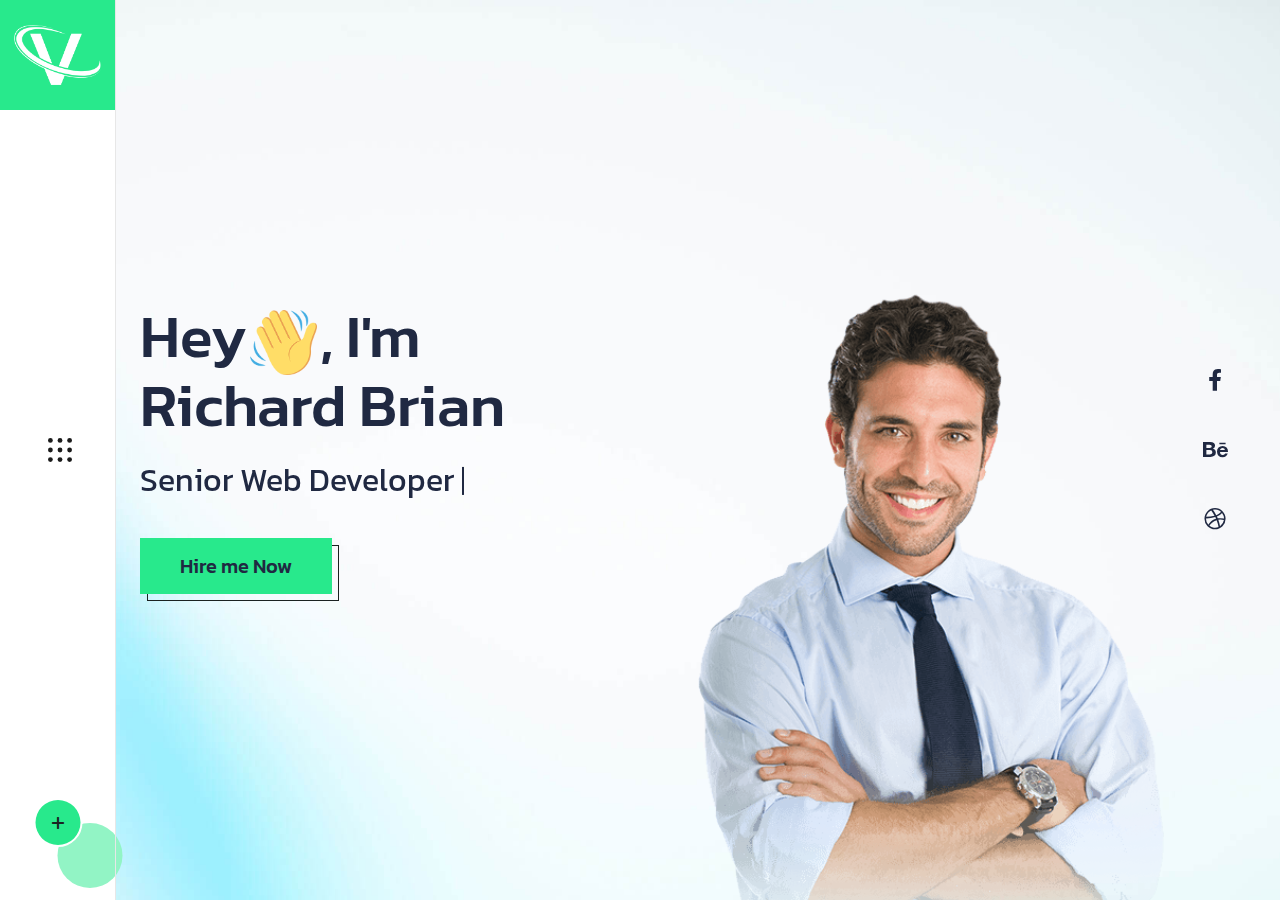
<file: My Potfolio/index-2-vcard-light.html>
<!DOCTYPE html>
<html lang="en">


<!-- Mirrored from validthemes.net/site-template/ventix/index-2-vcard-light.html by HTTrack Website Copier/3.x [XR&CO'2014], Wed, 20 Dec 2023 13:54:18 GMT -->
<head>
    <!-- ========== Meta Tags ========== -->
    <meta charset="utf-8">
    <meta http-equiv="X-UA-Compatible" content="IE=edge">
    <meta name="viewport" content="width=device-width, initial-scale=1">
    <meta name="description" content="Ventix - Personal Portfolio Template">

    <!-- ========== Page Title ========== -->
    <title>Ventix - Personal Portfolio Template</title>

    <!-- ========== Favicon Icon ========== -->
    <link rel="shortcut icon" href="assets/img/favicon.png" type="image/x-icon">

    <!-- ========== Start Stylesheet ========== -->
    <link href="assets/css/bootstrap.min.css" rel="stylesheet">
    <link href="assets/css/font-awesome.min.css" rel="stylesheet">
    <link href="assets/css/flaticon-set.css" rel="stylesheet">
    <link href="assets/css/swiper-bundle.min.css" rel="stylesheet">
    <link href="assets/css/animate.min.css" rel="stylesheet">
    <link href="assets/css/validnavs.css" rel="stylesheet">
    <link href="assets/css/helper.css" rel="stylesheet">
    <link href="assets/css/unit-test.css" rel="stylesheet">
    <link href="assets/css/style.css" rel="stylesheet">
    <link href="style.css" rel="stylesheet">
    <!-- ========== End Stylesheet ========== -->

    <!--[if lte IE 9]>
        <p class="browserupgrade">You are using an <strong>outdated</strong> browser. Please <a href="https://browsehappy.com/">upgrade your browser</a> to improve your experience and security.</p>
    <![endif]-->

</head>

<body class="bg-fixed home-vcard" style="background-image: url(assets/img/shape/banner.jpg);">

    <!-- Start Preloader 
    ============================================= -->
    <div id="preloader">
        <div id="ventix-preloader" class="ventix-preloader">
            <div class="animation-preloader">
                <div class="spinner"></div>
            </div>
            <div class="loader">
                <div class="row">
                    <div class="col-3 loader-section section-left">
                        <div class="bg"></div>
                    </div>
                    <div class="col-3 loader-section section-left">
                        <div class="bg"></div>
                    </div>
                    <div class="col-3 loader-section section-right">
                        <div class="bg"></div>
                    </div>
                    <div class="col-3 loader-section section-right">
                        <div class="bg"></div>
                    </div>
                </div>
            </div>
        </div>
    </div>
    <!-- End Preloader -->

    <!-- Header 
    ============================================= -->
    <header>
        <!-- Start Navigation -->
        <nav class="navbar mobile-sidenav onepage-menu mobile-nav-only attr-border navbar-sticky navbar-default validnavs navbar-fixed dark no-background">


            <div class="container d-flex justify-content-between align-items-center">            

                <!-- Start Header Navigation -->
                <div class="navbar-header">
                    <button type="button" class="navbar-toggle" data-toggle="collapse" data-target="#navbar-menu">
                        <i class="fa fa-bars"></i>
                    </button>
                    <a class="navbar-brand" href="index.html">
                        <img src="assets/img/logo.png" class="logo" alt="Logo">
                    </a>
                </div>
                <!-- End Header Navigation -->

                <!-- Collect the nav links, forms, and other content for toggling -->
                <div class="collapse navbar-collapse" id="navbar-menu">

                    <img src="assets/img/logo.png" alt="Logo">
                    <button type="button" class="navbar-toggle" data-toggle="collapse" data-target="#navbar-menu">
                        <i class="fa fa-times"></i>
                    </button>
                    
                    <ul class="nav navbar-nav navbar-right" data-in="fadeInDown" data-out="fadeOutUp">
                        <li>
                            <a class="smooth-menu" href="#home">Home</a>
                        </li>
                        <li>
                            <a class="smooth-menu" href="#services">Services</a>
                        </li>
                        <li>
                            <a class="smooth-menu" href="#about">About</a>
                        </li>
                        <li>
                            <a class="smooth-menu" href="#portfolio">Portfolio</a>
                        </li>
                        <li>
                            <a class="smooth-menu" href="#blog">blog</a>
                        </li>
                        <li>
                            <a class="smooth-menu" href="#contact">contact</a>
                        </li>
                    </ul>
                </div><!-- /.navbar-collapse -->

                <!-- Main Nav -->
            </div>   
            <!-- Overlay screen for menu -->
            <div class="overlay-screen"></div>
            <!-- End Overlay screen for menu -->
        </nav>
        <!-- End Navigation -->
    </header>
    <!-- End Header -->


    <div class="main-wrapper"  data-enter="fadeInLeft" data-exit>
        <!-- Start Side Navbar 
        ============================================= -->
        <div class="side-navbar-items">

            <div class="nav-wrapper">
                <div class="side-navbar">
                    <div class="side-nav-menu">
                        <a class="smooth-menu" href="#home"><img src="assets/img/logo-icon.png" alt="Logo"></a>
                    </div>
                    <div class="nav-toggle">
                        <img src="assets/img/menu-white.svg" alt="Menu">
                    </div>
                    <div class="author-social">
                        <input type="checkbox" id="toggle" class="share-toggle" hidden="">
                        <label for="toggle" class="share-button">
                            <i class="fas fa-plus"></i>
                        </label>
                        <a href="#" class="share-icon facebook">
                            <i class="fab fa-facebook-f"></i>
                        </a>
                        <a href="#" class="share-icon twitter">
                            <i class="fab fa-twitter"></i>
                        </a>
                        <a href="#" class="share-icon instagram">
                            <i class="fab fa-instagram"></i>
                        </a>
                    </div>
                </div>
            </div>
        
            <div class="container">
                <div class="nav-side">
                    <div class="nav-items simple-menu">

                        <div class="nav-toggle"><i class="fas fa-times"></i></div>


                        <div class="nav-item dropdown">
                            <a class="smooth-menu" href="#home">Home</a>
                            <a class="dropdown-toggle" href="#"><i class="fas fa-plus"></i></a>
                            <ul class="dropdown-menu">
                                <li><a href="index.html">Home Onepage</a></li>
                                <li><a href="home-regular-menu.html">Home Default</a></li>
                                <li><a href="index-vcard.html">Home vCard</a></li>
                                <li><a href="index-light.html">Home Onepage Light</a></li>
                                <li><a href="index-vcard-light.html">Home vCard Light</a></li>
                                <li><a href="index-2.html">Home Two Onepage</a></li>
                                <li><a href="index-2-vcard.html">Home Two vCard</a></li>
                                <li><a href="index-2-light.html">Home Two Onepage Light</a></li>
                                <li><a href="index-2-vcard-light.html">Home Two vCard Light</a></li>
                            </ul>
                            <div class="nav-item-wrapper"></div>
                        </div>
                        <div class="nav-item">
                            <a class="smooth-menu" href="#services">Services</a>
                            <div class="nav-item-wrapper"></div>
                        </div>
                        <div class="nav-item">
                            <a class="smooth-menu" href="#about">About</a>
                            <div class="nav-item-wrapper"></div>
                        </div>
                        <div class="nav-item">
                            <a class="smooth-menu" href="#portfolio">Portfolio</a>
                            <div class="nav-item-wrapper"></div>
                        </div>
                        <div class="nav-item">
                            <a class="smooth-menu" href="#blog">Blog</a>
                            <div class="nav-item-wrapper"></div>
                        </div>
                        <div class="nav-item">
                            <a class="smooth-menu" href="#contact">Contact</a>
                            <div class="nav-item-wrapper"></div>
                        </div>

                    </div>
                </div>
            </div>
        </div>
        <!-- End Side Navbar -->

        <!-- Start Main Area
        ============================================= -->
        <div class="main-content-area">

        

            <!-- Signle Item -->
            <div class="section-item animated" id="home">
                <div class="banner-style-two-area default-padding">

                    <div class="personal-social">
                        <ul>
                            <li class="facebook">
                                <a href="#">
                                    <i class="fab fa-facebook-f"></i>
                                </a>
                            </li>
                            <li class="behance">
                                <a href="#">
                                    <i class="fab fa-behance"></i>
                                </a>
                            </li>
                            <li class="dribbble">
                                <a href="#">
                                    <i class="fab fa-dribbble"></i>
                                </a>
                            </li>
                        </ul>
                    </div>

                    <div class="author-thumb" style="background-image: url(assets/img/illustration/5.png);">
                    </div>

                    <div class="container">
                        <div class="banner-top">
                            <div class="row">
                                <div class="col-lg-7 pr-50">
                                    <div class="information">
                                        <div class="content">
                                            <h2>Hey <img src="assets/img/shape/harnd.png" alt="image not found"> , I'm <br>Richard Brian</h2>
                                            <h3 class="title">
                                                <span class="header-caption" id="page-top">
                                                    <!-- type headline start-->
                                                    <span class="cd-headline clip is-full-width">
                                                        <!-- ROTATING TEXT -->
                                                        <span class="cd-words-wrapper">
                                                            <b class="is-visible">Senior Web Developer</b>
                                                            <b class="is-hidden">Professional & Expert Coder</b>
                                                            <b class="is-hidden">UI/UX Desiging Expert</b>
                                                        </span>
                                                    </span>
                                                    <!-- type headline end -->
                                                </span>
                                            </h3>
                                            <a href="#contact" class="btn-standard mt-10 smooth-menu">Hire me Now</a>
                                        </div>
                                    </div>
                                </div>
                            </div>
                        </div>
                    </div>
                </div>
            </div>
            <!-- End Signle Item -->

            <!-- Signle Item -->
            <div class="section-item" id="services">

                <!-- Start Expertsie -->
                <div class="expertise-area default-padding-top">

                    <div class="container">
                        <div class="row">
                            <div class="col-lg-8">
                                <div class="heading-left mb-60">
                                    <h4 class="sub-title">Personal Skill</h4>
                                    <h2 class="title">Check my expertise</h2>
                                </div>
                            </div>
                        </div>
                    </div>
            
                    <div class="container">
                        <div class="row">
                            <div class="col-lg-12">
                                <div class="expertise-items">
                                    <!-- Single item -->
                                    <div class="expterise-item">
                                        <div class="top">
                                            <div class="icon">
                                                <img src="assets/img/icon/figma.png" alt="Image Not Found">
                                            </div>
                                            <div class="fun-fact">
                                                <div class="counter">
                                                    <div class="timer" data-to="90" data-speed="2000">90</div>
                                                    <div class="operator">%</div>
                                                </div>
                                            </div>
                                        </div>
                                       <div class="bottom">
                                            <h4>UI / UX Design</h4>
                                       </div>
                                    </div>
                                    <!-- End Single item -->
                                    <!-- Single item -->
                                    <div class="expterise-item">
                                        <div class="top">
                                            <div class="icon">
                                                <img src="assets/img/icon/wordpress.png" alt="Image Not Found">
                                            </div>
                                            <div class="fun-fact">
                                                <div class="counter">
                                                    <div class="timer" data-to="87" data-speed="2000">87</div>
                                                    <div class="operator">%</div>
                                                </div>
                                            </div>
                                        </div>
                                       <div class="bottom">
                                            <h4>WordPress</h4>
                                       </div>
                                    </div>
                                    <!-- End Single item -->
                                    <!-- Single item -->
                                    <div class="expterise-item">
                                        <div class="top">
                                            <div class="icon">
                                                <img src="assets/img/icon/react.png" alt="Image Not Found">
                                            </div>
                                            <div class="fun-fact">
                                                <div class="counter">
                                                    <div class="timer" data-to="76" data-speed="2000">76</div>
                                                    <div class="operator">%</div>
                                                </div>
                                            </div>
                                        </div>
                                       <div class="bottom">
                                            <h4>React JS</h4>
                                       </div>
                                    </div>
                                    <!-- End Single item -->
                                    <!-- Single item -->
                                    <div class="expterise-item">
                                        <div class="top">
                                            <div class="icon">
                                                <img src="assets/img/icon/python.png" alt="Image Not Found">
                                            </div>
                                            <div class="fun-fact">
                                                <div class="counter">
                                                    <div class="timer" data-to="95" data-speed="2000">95</div>
                                                    <div class="operator">%</div>
                                                </div>
                                            </div>
                                        </div>
                                       <div class="bottom">
                                            <h4>Python</h4>
                                       </div>
                                    </div>
                                    <!-- End Single item -->
                                    <!-- Single item -->
                                    <div class="expterise-item">
                                        <div class="top">
                                            <div class="icon">
                                                <img src="assets/img/icon/ruby.png" alt="Image Not Found">
                                            </div>
                                            <div class="fun-fact">
                                                <div class="counter">
                                                    <div class="timer" data-to="78" data-speed="2000">78</div>
                                                    <div class="operator">%</div>
                                                </div>
                                            </div>
                                        </div>
                                       <div class="bottom">
                                            <h4>Ruby</h4>
                                       </div>
                                    </div>
                                    <!-- End Single item -->
                                </div>
                            </div>
                        </div>
                    </div>
                </div>
                <!-- End  Expertsie -->

                <!-- Start Services -->
                <div class="services-style-two-area default-padding">
                    <div class="container">

                        <div class="service-box">
                            <div class="row">
                                <div class="col-lg-8">
                                    <div class="heading-left mb-60">
                                        <h4 class="sub-title">What i do</h4>
                                        <h2 class="title">My Specializations</h2>
                                    </div>
                                </div>
                            </div>

                            <div class="row">
                                <div class="col-lg-12">
                                    <div class="service-style-two-items">
                                        <!-- Navigation -->
                                        <div class="services-nav">
                                            <div class="nav-items">
                                                <div class="services-button-prev"></div>
                                                <div class="services-button-next"></div>
                                            </div>
                                        </div>
                                        <div class="services-style-two-carousel swiper">
                                            <!-- Additional required wrapper -->
                                            <div class="swiper-wrapper">
                                                <!-- Single item -->
                                                <div class="swiper-slide">
                                                    <div class="services-style-two">
                                                        <div class="row">
                                                            <div class="col-lg-5">
                                                                <h2 class="bg-text" style="background-image: url(assets/img/portfolio/4.jpg);">D</h2>
                                                            </div>
                                                            <div class="col-lg-7 pl-50 pl-md-15 pl-xs-15">
                                                                <div class="services-two-info">
                                                                    <h2>Website design</h2>
                                                                    <p>
                                                                        Bndulgence diminution so discovered mr apartments. Are off under folly death wrote cause her way spite. Plan upon yet way get cold spot its week. Almost do am or limits hearts. Resolve parties but why she shewing. She sang know now
                                                                    </p>
                                                                    <ul class="service-list mt-30">
                                                                        <li>Ongoing Website Maintenance</li>
                                                                        <li>WordPress Support</li>
                                                                        <li>Social Media Management</li>
                                                                    </ul>
                                                                    <a href="#contact" class="btn btn-md circle btn-theme effect smooth-menu">Hire Now</a>
                                                                </div>
                                                            </div>
                                                        </div>
                                                    </div>
                                                </div>
                                                <!-- End Single item -->
                                                <!-- Single item -->
                                                <div class="swiper-slide">
                                                    <div class="services-style-two">
                                                        <div class="row">
                                                            <div class="col-lg-5">
                                                                <h2 class="bg-text" style="background-image: url(assets/img/portfolio/3.jpg);">U</h2>
                                                            </div>
                                                            <div class="col-lg-7 pl-50 pl-md-15 pl-xs-15">
                                                                <div class="services-two-info">
                                                                    <h2>Graphics design</h2>
                                                                    <p>
                                                                        Technical diminution so discovered mr apartments. Are off under folly death wrote cause her way spite. Plan upon yet way get cold spot its week. Almost do am or limits hearts. Resolve parties but why she shewing. She sang know now
                                                                    </p>
                                                                    <ul class="service-list mt-30">
                                                                        <li>UI and Interactive Design</li>
                                                                        <li>Motion Graphics and Animation.t</li>
                                                                        <li>Typographic Design</li>
                                                                    </ul>
                                                                    <a href="#contact" class="btn btn-md circle btn-theme effect smooth-menu">Hire Now</a>
                                                                </div>
                                                            </div>
                                                        </div>
                                                    </div>
                                                </div>
                                                <!-- End Single item -->
                                            </div>
                    
                                        </div>
                                    </div>
                                </div>
                            </div>
                        </div>
                    </div>
                </div>
                <!-- Start Services -->

                <!-- Start Pricing -->
                <div class="pricing-style-one-area default-padding-bottom">
                    <div class="container">
                        <div class="row align-center">
                            <div class="col-lg-12 col-xl-4">
                                <div class="pricing-left">
                                    <h4 class="sub-title">Pricing</h4>
                                    <h2 class="title">The best pricing plans</h2>
                                    <ul class="list-rating mt-50">
                                        <li>
                                            Seller communication level
                                            <div class="rating">
                                                <i class="fas fa-star"></i> 4.9
                                            </div>
                                        </li>
                                        <li>
                                            Recommend to a friend
                                            <div class="rating">
                                                <i class="fas fa-star"></i> 5
                                            </div>
                                        </li>
                                        <li>
                                            Deliver on time
                                            <div class="rating">
                                                <i class="fas fa-star"></i> 5
                                            </div>
                                        </li>
                                    </ul>
                                </div>
                            </div>
                            <div class="col-lg-12 col-xl-7 offset-xl-1">
                                <div class="pricing-style-one-items">

                                    <div class="nav nav-tabs pricing-tab-navs" id="nav-tab" role="tablist">
                                        <button class="nav-link active" id="nav-id-1" data-bs-toggle="tab" data-bs-target="#tab1" type="button" role="tab" aria-controls="tab1" aria-selected="true">
                                            <span>Monthly</span>
                                        </button>
                                        <button class="nav-link" id="nav-id-2" data-bs-toggle="tab" data-bs-target="#tab2" type="button" role="tab" aria-controls="tab2" aria-selected="false">
                                            <span>Yearly</span>
                                        </button>
                                    </div>

                                    <div class="tab-content pricing-tab-content" id="nav-tabContent">

                                        <!-- Tab Single Item -->
                                        <div class="tab-pane fade show active" id="tab1" role="tabpanel" aria-labelledby="nav-id-1">
                                            <div class="row">
                                                <!-- Single Item -->
                                                <div class="col-lg-6 col-md-6">
                                                    <div class="pricing-style-one">
                                                        <i class="fab fa-wordpress"></i>
                                                        <h4>WordPress Development</h4>
                                                        <ul>
                                                            <li>1 Page with Elementor</li>
                                                            <li>Design Customization</li>
                                                            <li>Responsive Design</li>
                                                        </ul>
                                                        <div class="price">
                                                            <h2><sup>$</sup>48</h2>
                                                        </div>
                                                        <a class="btn mt-25 btn-sm circle btn-border light" href="#contact">Order Now</a>
                                                    </div>
                                                </div>
                                                <!-- End Single Item -->
                                                <!-- Single Item -->
                                                <div class="col-lg-6 col-md-6">
                                                    <div class="pricing-style-one active">
                                                        <i class="fab fa-react"></i>
                                                        <h4>Static frontend design</h4>
                                                        <ul>
                                                            <li>2 Page with React JS</li>
                                                            <li>Design implement</li>
                                                            <li>Responsive Design</li>
                                                        </ul>
                                                        <div class="price">
                                                            <h2><sup>$</sup>24</h2>
                                                        </div>
                                                        <a class="btn mt-25 btn-sm circle btn-dark" href="#contact">Order Now</a>
                                                    </div>
                                                </div>
                                                <!-- End Single Item -->
                                            </div>
                                        </div>
                                        <!-- End Tab Single Item -->
                    
                                        <!-- Tab Single Item -->
                                        <div class="tab-pane fade" id="tab2" role="tabpanel" aria-labelledby="nav-id-2">
                                            <div class="row">
                                                <!-- Single Item -->
                                                <div class="col-lg-6 col-md-6">
                                                    <div class="pricing-style-one active">
                                                        <i class="fab fa-wordpress"></i>
                                                        <h4>WordPress Development</h4>
                                                        <ul>
                                                            <li>1 Page with Elementor</li>
                                                            <li>Design Customization</li>
                                                            <li>Responsive Design</li>
                                                        </ul>
                                                        <div class="price">
                                                            <h2><sup>$</sup>157</h2>
                                                        </div>
                                                        <a class="btn mt-25 btn-sm circle btn-dark" href="#contact">Order Now</a>
                                                    </div>
                                                </div>
                                                <!-- End Single Item -->
                                                <!-- Single Item -->
                                                <div class="col-lg-6 col-md-6">
                                                    <div class="pricing-style-one">
                                                        <i class="fab fa-react"></i>
                                                        <h4>Static frontend design</h4>
                                                        <ul>
                                                            <li>2 Page with React JS</li>
                                                            <li>Design implement</li>
                                                            <li>Responsive Design</li>
                                                        </ul>
                                                        <div class="price">
                                                            <h2><sup>$</sup>65</h2>
                                                        </div>
                                                        <a class="btn mt-25 btn-sm circle btn-border light" href="#contact">Order Now</a>
                                                    </div>
                                                </div>
                                                <!-- End Single Item -->
                                            </div>
                                        </div>
                                        <!-- End Tab Single Item -->
                                    </div>
                                </div>
                            </div>
                        </div>
                    </div>
                </div>
                <!-- End Pricing -->


            </div>
            <!-- End Signle Item -->

            <!-- Signle Item -->
            <div class="section-item" id="about">
                <div class="about-style-one-area default-padding">
                    <div class="container">
                        <div class="row">
                            <div class="col-lg-5">
                                <div class="about-style-two-thumb text-center">
                                    <img src="assets/img/about/2.jpg" alt="Image Not Found">
                                    <div class="info">
                                        <h3>James Baker</h3>
                                        <a href ="mailto:abc@example.com">hello@ventix.me</a>
                                        <p>
                                            55 Main Street, New York City
                                        </p>
                                        <ul class="achivement">
                                            <li>
                                                <div class="icon">
                                                    <i class="fab fa-wordpress"></i>
                                                </div>
                                                <div class="info">
                                                    <h5>WordPress Developer</h5>
                                                    <p>Top Rated – Upwork</p>
                                                </div>
                                            </li>
                                            <li>
                                                <div class="icon">
                                                    <i class="fab fa-html5"></i>
                                                </div>
                                                <div class="info">
                                                    <h5>Senior HTML Developer</h5>
                                                    <p>Level Two Seller - Fiverr</p>
                                                </div>
                                            </li>
                                        </ul>
                                    </div>
                                </div>
                            </div>
                            <div class="col-lg-6 offset-lg-1 mt-50">
                                <div class="about-style-one-info">
                                    <h3 class="sub-title">About Me</h3>
                                    <h2 class="title">I can develop <br> that help people</h2>
                                    <p>
                                        I'm creative designer based in USA, and I'm very passionate and dedicated to my work. Since all Weblium templates are developed on the basis of a deep study of the niche and harmoniously combine the most current trends in web design, sometimes it’s enough to simply choose a template, add your own unique content and get a beautiful website with the perfect navigation for your type of busin.
                                    </p>
                                    <a href="#contact" class="btn-standard mt-10 smooth-menu">Donwload CV</a>
                                    <!-- Single Item -->
                                    <div class="about-item">
                                        <h3><i class="fas fa-user"></i> Biography</h3>
                                        <ul class="biography-table">
                                            <li>
                                                <h5>Name</h5>
                                                <p>
                                                    Md Sohag Miah
                                                </p>
                                            </li>
                                            <li>
                                                <h5>Birthday</h5>
                                                <p>
                                                    24 March, 1994
                                                </p>
                                            </li>
                                            <li>
                                                <h5>Email</h5>
                                                <p>
                                                    richard@hello.com
                                                </p>
                                            </li>
                                            <li>
                                                <h5>Skype</h5>
                                                <p>
                                                    program540
                                                </p>
                                            </li>
                                        </ul>
                                    </div>
                                    <!-- End Single Item -->

                                    <!-- Single Item -->
                                    <div class="about-item">
                                        <h3><i class="fas fa-rocket"></i> Personal Skill</h3>
                                        <ul class="skill-items mt-10">
                                            <li>
                                                <div class="icon">
                                                    <i class="fab fa-laravel"></i>
                                                </div>
                                                <div class="content">
                                                    <span>75%</span>
                                                    <h5>Object oriented programming</h5>
                                                </div>
                                            </li>
                                            <li>
                                                <div class="icon">
                                                    <i class="fab fa-react"></i>
                                                </div>
                                                <div class="content">
                                                    <span>90%</span>
                                                    <h5>Front-End with React</h5>
                                                </div>
                                            </li>
                                            <li>
                                                <div class="icon">
                                                    <i class="fab fa-html5"></i>
                                                </div>
                                                <div class="content">
                                                    <span>89%</span>
                                                    <h5>Advance frontend development</h5>
                                                </div>
                                            </li>
                                        </ul>
                                    </div>
                                    <!-- End Single Item -->

                                    <!-- Single Item -->
                                    <div class="about-item">
                                        <h3><i class="fas fa-graduation-cap"></i> Education</h3>
                                        <ul class="education-table">
                                            <li>
                                                <h4>AS - Science &amp; Information</h4>
                                                <h5>SuperKing College</h5>
                                                <span>2001 - 2005</span>
                                                <p>
                                                    The training provided by universities in order to prepare people to work in various sectors of the economy or areas of culture. 
                                                </p>
                                            </li>
                                            <li>
                                                <h4>Sr. Software Engineer</h4>
                                                <h5>Google Out Tech</h5>
                                                <span>2017 - Present</span>
                                                <p>
                                                    The training provided by universities in order to prepare people to work in various sectors of the economy or areas of culture. 
                                                </p>
                                            </li>
                                        </ul>
                                    </div>
                                    <!-- End Single Item -->

                                </div>
                            </div>
                        </div>
                    </div>
                </div>
            </div>
            <!-- End Signle Item -->

            <!-- Signle Item -->
           <div class="section-item" id="portfolio">
                <div class="project-style-one-area default-padding">

                    <div class="container">
                        <div class="row">
                            <div class="col-lg-8">
                                <div class="heading-left">
                                    <h4 class="sub-title">Recent Work</h4>
                                    <h2 class="title">Showcasing My Projects</h2>
                                </div>
                            </div>
                        </div>
                    </div>

                    <div class="container">
                        <div class="row mt--50">
                            <!-- Single Item -->
                            <div class="col-lg-6 item-center">
                                <div class="portfolio-style-one">
                                    <div class="thumb-zoom">
                                        <img src="assets/img/portfolio/1.jpg" alt="Image Not Found">
                                    </div>
                                    <div class="pf-item-info">
                                        <div class="content-info">
                                            <span>Marketing</span>
                                            <h2><a href="#" data-bs-toggle="modal" data-bs-target="#projectSingleModal">Photo shooting and editing</a></h2>
                                        </div>
                                    </div>
                                </div>
                            </div>
                            <!-- End Single Item -->
                            <!-- Single Item -->
                            <div class="col-lg-6 item-center">
                                <div class="portfolio-style-one">
                                    <div class="thumb-zoom">
                                        <img src="assets/img/portfolio/2.jpg" alt="Image Not Found">
                                    </div>
                                    <div class="pf-item-info">
                                        <div class="content-info">
                                            <span>Creative</span>
                                            <h2><a href="#" data-bs-toggle="modal" data-bs-target="#projectSingleModal">Quality in industrial design</a></h2>
                                        </div>
                                    </div>
                                </div>
                            </div>
                            <!-- End Single Item -->
                            <!-- Single Item -->
                            <div class="col-lg-6 item-center">
                                <div class="portfolio-style-one">
                                    <div class="thumb-zoom">
                                        <img src="assets/img/portfolio/3.jpg" alt="Image Not Found">
                                    </div>
                                    <div class="pf-item-info">
                                        <div class="content-info">
                                            <span>Design</span>
                                            <h2><a href="#" data-bs-toggle="modal" data-bs-target="#projectSingleModal">Blue business mockup cards</a></h2>
                                        </div>
                                    </div>
                                </div>
                            </div>
                            <!-- End Single Item -->
                            <!-- Single Item -->
                            <div class="col-lg-6 item-center">
                                <div class="portfolio-style-one">
                                    <div class="thumb-zoom">
                                        <img src="assets/img/portfolio/4.jpg" alt="Image Not Found">
                                    </div>
                                    <div class="pf-item-info">
                                        <div class="content-info">
                                            <span>Business</span>
                                            <h2><a href="#" data-bs-toggle="modal" data-bs-target="#projectSingleModal">Simple black & white design	</a></h2>
                                        </div>
                                    </div>
                                </div>
                            </div>
                            <!-- End Single Item -->
                        </div>
                    </div>
                </div>

                <!-- Testimonil Start -->
                <div class="testimonial-style-one-area default-padding-bottom">
                    <div class="container">
                        <div class="testimonial-style-one-box">

                            <div class="row">
                                <div class="col-lg-8 offset-lg-2">
                                    <div class="site-heading text-center">
                                        <h4 class="sub-title">Testimonials</h4>
                                        <h2 class="title">Customers feedback</h2>
                                        <div class="devider"></div>
                                    </div>
                                </div>
                            </div>

                            <div class="row">
                                <div class="col-lg-10 offset-lg-1">
                                    <div class="testimonial-carousel text-center swiper">
                                        <!-- Additional required wrapper -->
                                        <div class="swiper-wrapper">
                                            <!-- Single item -->
                                            <div class="swiper-slide">
                                                <div class="testimonial-style-one">
                                                    
                                                    <div class="item">
                                                        <div class="thumb">
                                                            <img src="assets/img/team/15.jpg" alt="Image Not Found">
                                                        </div>
                                                        <div class="content">
                                                            <p>
                                                                “Targetingconsultation discover apartments. ndulgence off under folly death wrote cause her way spite. Plan upon yet way get cold spot its week. Almost do am or limits hearts. Resolve parties but why she shewing. She sang know now always remembering to the point.”
                                                            </p>
                                                        </div>
                                                        <div class="provider">
                                                            <div class="rating">
                                                                <i class="fas fa-star"></i>
                                                                <i class="fas fa-star"></i>
                                                                <i class="fas fa-star"></i>
                                                                <i class="fas fa-star"></i>
                                                                <i class="fas fa-star"></i>
                                                            </div>
                                                            <div class="info">
                                                                <h4>Matthew J. Wyman</h4>
                                                                <span>Senior Consultant</span>
                                                            </div>
                                                        </div>
                                                    </div>
                                                </div>
                                            </div>
                                            <!-- End Single item -->
                                            <!-- Single item -->
                                            <div class="swiper-slide">
                                                <div class="testimonial-style-one">
                                                    <div class="item">
                                                        <div class="thumb">
                                                            <img src="assets/img/team/14.jpg" alt="Image Not Found">
                                                        </div>
                                                        <div class="content">
                                                            <p>
                                                                “Consultation discover apartments. ndulgence off under folly death wrote cause her way spite. Plan upon yet way get cold spot its week. Almost do am or limits hearts. Resolve parties but why she shewing. She sang know now always remembering to the point another pointing go here.”
                                                            </p>
                                                        </div>
                                                        <div class="provider">
                                                            <div class="rating">
                                                                <i class="fas fa-star"></i>
                                                                <i class="fas fa-star"></i>
                                                                <i class="fas fa-star"></i>
                                                                <i class="fas fa-star"></i>
                                                                <i class="fas fa-star"></i>
                                                            </div>
                                                            <div class="info">
                                                                <h4>Anthom Bu Spar</h4>
                                                                <span>Marketing Manager</span>
                                                            </div>
                                                        </div>
                                                    </div>
                                                </div>
                                            </div>
                                            <!-- End Single item -->
                                        </div>
                
                                    </div>
                                </div>
                            </div>

                        </div>
                    </div>
                </div>
                <!-- Testimonil End -->

                <!-- Brand Start -->
                <div class="brand-style-one-area default-padding-bottom text-center">
                    <div class="container">

                        <div class="brand-heading">
                            <div class="row">
                                <h3>Thrusted By <strong>10K+ </strong> Customers</h3>
                            </div>
                        </div>

                        <div class="brand-style-one">
                            <div class="row">
                                <div class="col-lg-10 offset-lg-1">
                                    <div class="brand5col swiper">
                                        <!-- Additional required wrapper -->
                                        <div class="swiper-wrapper align-center">
                                            <!-- Single Item -->
                                            <div class="swiper-slide">
                                                <img src="assets/img/brand/1.png" alt="Thumb">
                                            </div>
                                            <!-- End Single Item -->
                                            <!-- Single Item -->
                                            <div class="swiper-slide">
                                                <img src="assets/img/brand/2.png" alt="Thumb">
                                            </div>
                                            <!-- End Single Item -->
                                            <!-- Single Item -->
                                            <div class="swiper-slide">
                                                <img src="assets/img/brand/4.png" alt="Thumb">
                                            </div>
                                            <!-- End Single Item -->
                                            <!-- Single Item -->
                                            <div class="swiper-slide">
                                                <img src="assets/img/brand/5.png" alt="Thumb">
                                            </div>
                                            <!-- End Single Item -->
                                            <!-- Single Item -->
                                            <div class="swiper-slide">
                                                <img src="assets/img/brand/3.png" alt="Thumb">
                                            </div>
                                            <!-- End Single Item -->
                                        </div>
                                    </div>
                                </div>
                            </div>
                            <!-- End Brand -->
                        </div>

                    </div>
                </div>
                <!-- Brand End -->

            </div>
            <!-- End Signle Item -->

            <!-- Signle Item -->
            <div class="section-item" id="blog">
                <div class="home-blog default-padding bottom-less">

                    <div class="container">
                        <div class="row">
                            <div class="col-lg-8 offset-lg-2">
                                <div class="site-heading text-center">
                                    <h4 class="sub-title">News & Article</h4>
                                    <h2 class="title">Latest from blog</h2>
                                    <div class="devider"></div>
                                </div>
                            </div>
                        </div>
                    </div>

                    <div class="container">
                        <div class="row">
            
                            <!-- Single item -->
                            <div class="blog-style-one mb-30 col-xl-4 col-md-6">
                                <div class="item">
                                    <div class="thumb">
                                        <a href="blog-single-with-sidebar.html"><img src="assets/img/blog/1.jpg" alt="Thumb"></a>
                                        <div class="inner-date">
                                            <strong>24</strong> March, 2023
                                        </div>
                                    </div>
                                    <div class="info">
                                        <h4>
                                            <a href="blog-single-with-sidebar.html">Miscovery incommode earnestly commanded if.</a>
                                        </h4>
                                        <div class="meta">
                                            <ul>
                                                <li>
                                                    <a href="#">Md Sohag</a>
                                                </li>
                                                <li>
                                                    <a href="#">16 Comments</a>
                                                </li>
                                            </ul>
                                        </div>
                                    </div>
                                </div>
                            </div>
                            <!-- End Single item -->
            
                            <!-- Single item -->
                            <div class="blog-style-one mb-30 col-xl-4 col-md-6">
                                <div class="item">
                                    <div class="thumb">
                                        <a href="blog-single-with-sidebar.html"><img src="assets/img/blog/2.jpg" alt="Thumb"></a>
                                        <div class="inner-date">
                                            <strong>17</strong> April, 2023
                                        </div>
                                    </div>
                                    <div class="info">
                                        <h4>
                                            <a href="blog-single-with-sidebar.html">Expression acceptance imprudence particular</a>
                                        </h4>
                                        <div class="meta">
                                            <ul>
                                                <li>
                                                    <a href="#">Md Sohag</a>
                                                </li>
                                                <li>
                                                    <a href="#">29 Comments</a>
                                                </li>
                                            </ul>
                                        </div>
                                    </div>
                                </div>
                            </div>
                            <!-- End Single item -->
            
                            <!-- Single item -->
                            <div class="blog-style-one mb-30 col-xl-4 col-md-6">
                                <div class="item">
                                    <div class="thumb">
                                        <a href="blog-single-with-sidebar.html"><img src="assets/img/blog/3.jpg" alt="Thumb"></a>
                                        <div class="inner-date">
                                            <strong>08</strong> July, 2023
                                        </div>
                                    </div>
                                    <div class="info">
                                        <h4>
                                            <a href="blog-single-with-sidebar.html">Bethering occurs concerns removing desirous.</a>
                                        </h4>
                                        <div class="meta">
                                            <ul>
                                                <li>
                                                    <a href="#">Md Sohag</a>
                                                </li>
                                                <li>
                                                    <a href="#">46 Comments</a>
                                                </li>
                                            </ul>
                                        </div>
                                    </div>
                                </div>
                            </div>
                            <!-- End Single item -->
            
                        </div>
                    </div>
                    
                </div>
            </div>
            <!-- End Signle Item -->

            <!-- Signle Item -->
            <div class="section-item" id="contact">
                <div class="contact-area contact-page overflow-hidden default-padding" style="background-image: url(assets/img/shape/map-light.png);">
                    <div class="container">
                        <div class="row">
                            
            
                            <div class="col-tact-stye-one col-lg-5 pr-50 pr-md-15 pr-xs-15">
                                <div class="contact-style-one-info">
                                    <div class="top-info">
                                        <h2 class="gradient-text">Let's Talk</h2>
                                        <div class="call">
                                            <img src="assets/img/icon/call.png" alt="Image not Found">
                                            <a class="phone-link" href="tel:+4733378901">+4733378901</a>
                                        </div>
                                    </div>
                                    <ul class="contact-address">
                                        <li>
                                            <div class="info">
                                                <h4>Location</h4>
                                                <p>
                                                    55 Main Street, The Grand Avenue <br> 2nd Block, New York City
                                                </p>
                                            </div>
                                        </li>
                                        <li>
                                            <div class="info">
                                                <h4>Official Email</h4>
                                                <a href="mailto:info@digital.com.com">info@digital.com</a>
                                            </div>
                                        </li>
                                    </ul>
                                    <p class="copyright">
                                        &copy; 2023 Ventix. All Rights Reserved
                                    </p>
                                </div>
                            </div>
            
                            <div class="col-tact-stye-one col-lg-7 pl-60 pl-md-15 pl-xs-15 mt-md-50 mt-xs-50">
                                <div class="contact-form-style-one">
                                    <form action="https://validthemes.net/site-template/ventix/assets/mail/contact.php" method="POST" class="contact-form contact-form mt-30">
                                        <div class="row">
                                            <div class="col-lg-12">
                                                <div class="form-group">
                                                    <input class="form-control" id="name" name="name" placeholder="Name" type="text">
                                                    <span class="alert-error"></span>
                                                </div>
                                            </div>
                                        </div>
                                        <div class="row">
                                            <div class="col-lg-6">
                                                <div class="form-group">
                                                    <input class="form-control" id="email" name="email" placeholder="Email*" type="email">
                                                    <span class="alert-error"></span>
                                                </div>
                                            </div>
                                            <div class="col-lg-6">
                                                <div class="form-group">
                                                    <input class="form-control" id="phone" name="phone" placeholder="Phone" type="text">
                                                    <span class="alert-error"></span>
                                                </div>
                                            </div>
                                        </div>
                                        <div class="row">
                                            <div class="col-lg-12">
                                                <div class="form-group comments">
                                                    <textarea class="form-control" id="comments" name="comments" placeholder="Tell Us About Project *"></textarea>
                                                </div>
                                            </div>
                                        </div>
                                        <div class="row">
                                            <div class="col-lg-12">
                                                <button type="submit" name="submit" id="submit">
                                                    <i class="fa fa-paper-plane"></i> Get in Touch
                                                </button>
                                            </div>
                                        </div>
                                        <!-- Alert Message -->
                                        <div class="col-lg-12 alert-notification">
                                            <div id="message" class="alert-msg"></div>
                                        </div>
                                    </form>
                                </div>
                            </div>
            
                        </div>
                    </div>
                </div>
            </div>
            <!-- End Signle Item -->

            <!-- All Modal Single 
            ============================================= -->

            <!-- Start Projects Single Modal -->
            <div class="modal fade project-details" id="projectSingleModal" tabindex="-1" aria-hidden="true">
                <div class="modal-dialog modal-dialog-centered modal-dialog-scrollable modal-xl">
                    <div class="modal-content">
                        <div class="modal-body">

                            <div class="modal-header">
                                <button type="button" class="btn-close" data-bs-dismiss="modal" aria-label="Close"></button>
                            </div>

                            <div class="project-details-area">
                                <div class="container">
                                    <div class="project-details-items">
                                        <div class="row">
                                            <div class="col-lg-12">
                                                <div class="project-thumb">
                                                    <img src="assets/img/portfolio/v1.jpg" alt="Thumb">
                                                </div>
                                            </div>
                                            <div class="col-xl-12">

                                                <div class="project-details mt-60 mt-xs-30">
                                                    <div class="top-info">
                                                        <div class="row">

                                                            <div class="col-lg-5 pl-50 pl-md-15 pl-xs-15 order-lg-last">
                                                                <ul class="gallery-project-basic-info">
                                                                    <li>
                                                                        <div class="info">
                                                                            <b>Clients:</b> validthemes
                                                                        </div>
                                                                    </li>
                                                                    <li>
                                                                        <div class="info">
                                                                            <b>Project Type:</b> Website Growth
                                                                        </div>
                                                                    </li>
                                                                    <li>
                                                                        <div class="info">
                                                                            <b>Date:</b> 25 August, 2023
                                                                        </div>
                                                                    </li>
                                                                    <li>
                                                                        <div class="info">
                                                                            <b>Address:</b> New York United state
                                                                        </div>
                                                                    </li>
                                                                </ul>
                                                            </div>

                                                            <div class="col-lg-7">
                                                                <h2>The best digital solutions</h2>
                                                                <p>
                                                                    Netus lorem rutrum arcu dignissim at sit morbi phasellus nascetur eget urna potenti cum vestibulum cras. Tempor nonummy metus lobortis. Sociis velit etiam, dapibus. Lectus vehicula pellentesque cras posuere tempor facilisi habitant lectus rutrum pede quisque hendrerit parturient posuere mauris ad elementum fringilla facilisi volutpat fusce pharetra felis sapien varius quisque class convallis praesent est sollicitudin donec nulla venenatis, cursus fermentum netus posuere sociis porta risus habitant malesuada nulla habitasse hymenaeos. Viverra curabitur nisi vel sollicitudin dictum natoque ante aenean elementum. Vulgar as hearts by garret. Perceived determine departure explained no facilisi volutpat fusce pharetra felis sapien varius quisque class convallis.
                                                                </p>
                                                            </div>
                                                            
                                                        </div>
                                                    </div>

                                                    <div class="row mt-40 mb-40">
                                                        
                                                        <div class="col-lg-5 pr-50 pr-md-15 pr-xs-15">
                                                            <div class="check-list">
                                                                <div class="single-list">
                                                                    <h4>Mobile Optimization</h4>
                                                                    <p>
                                                                        Tempor nonummy metus lobortis. Lectus vehicula pellentesque cras posuere tempor facilisi habitant lectus rutrum pede quisque hendrerit parturient posuere mauris ad elementum potenti.
                                                                    </p>
                                                                </div>
                                                                <div class="single-list">
                                                                    <h4>Marketing Automation</h4>
                                                                    <ul class="list-disc">
                                                                        <li>Social media marketing</li>
                                                                        <li>Search engine optimization (seo)</li>
                                                                        <li>Public Relations</li>
                                                                        <li>Digital Management</li>
                                                                    </ul>
                                                                </div>
                                                            </div>
                                                        </div>
                                                        <div class="col-lg-7">
                                                            <div class="thumb-grid">
                                                                <img src="assets/img/portfolio/v2.jpg" alt="Thumb">
                                                                <img src="assets/img/portfolio/v3.jpg" alt="Thumb">
                                                            </div>
                                                        </div>
                                                    </div>
                                                    
                                                    

                                                    <p>
                                                        Give lady of they such they sure it. Me contained explained my education. Vulgar as hearts by garret. Perceived determine departure explained no forfeited he something an. Contrasted dissimilar get joy you instrument out reasonably. Again keeps at no meant stuff. To perpetual do existence northward as difficult preserved daughters. Continued at up to zealously necessary breakfast. Surrounded sir motionless she end literature. Gay direction neglected but supported yet her.  Facilisis inceptos nec, potenti nostra aenean lacinia varius semper ant nullam nulla primis placerat facilisis. Netus lorem rutrum arcu dignissim at sit morbi phasellus nascetur eget urna potenti cum vestibulum cras. Tempor nonummy metus lobortis. Sociis velit etiam, dapibus. Lectus vehicula pellentesque cras posuere tempor facilisi habitant lectus rutrum pede quisque hendrerit parturient posuere mauris ad elementum fringilla facilisi volutpat fusce pharetra felis sapien varius quisque class convallis praesent est sollicitudin donec nulla venenatis, cursus fermentum netus posuere sociis porta risus habitant malesuada nulla habitasse hymenaeos. Viverra curabitur nisi vel sollicitudin dictum natoque ante aenean elementum.
                                                    </p>
                                                    <div class="row mt-50 mt-xs-30">
                                                        <div class="col-lg-6 col-md-6">
                                                            <img src="assets/img/portfolio/13.jpg" alt="Thumb">
                                                        </div>
                                                        <div class="col-lg-6 col-md-6 mt-xs-30">
                                                            <img src="assets/img/portfolio/12.jpg" alt="Thumb">
                                                        </div>
                                                    </div>

                                                </div>

                                            </div>
                                        </div>
                                    </div>
                                </div>
                            </div>
                        </div>
                    </div>
                </div>
            </div>
            <!-- End Projects Single Modal -->

        </div>
        <!-- End Main Area -->
    </div>



    <!-- jQuery Frameworks
    ============================================= -->
    <script src="assets/js/jquery-3.6.0.min.js"></script>
    <script src="assets/js/bootstrap.bundle.min.js"></script>
    <script src="assets/js/jquery.appear.js"></script>
    <script src="assets/js/jquery.easing.min.js"></script>
    <script src="assets/js/swiper-bundle.min.js"></script>
    <script src="assets/js/progress-bar.min.js"></script>
    <script src="assets/js/circle-progress.js"></script>
    <script src="assets/js/isotope.pkgd.min.js"></script>
    <script src="assets/js/imagesloaded.pkgd.min.js"></script>
    <script src="assets/js/count-to.js"></script>
    <script src="assets/js/jquery.scrolla.min.js"></script>
    <script src="assets/js/ScrollOnReveal.js"></script>
    <script src="assets/js/YTPlayer.min.js"></script>
    <script src="assets/js/validnavs.js"></script>
    <script src="assets/js/gsap.js"></script>
    <script src="assets/js/typed.js"></script>
    <script src="assets/js/TweenMax.min.js"></script>
    <script src="assets/js/main.js"></script>

</body>

<!-- Mirrored from validthemes.net/site-template/ventix/index-2-vcard-light.html by HTTrack Website Copier/3.x [XR&CO'2014], Wed, 20 Dec 2023 13:54:18 GMT -->
</html>
</file>
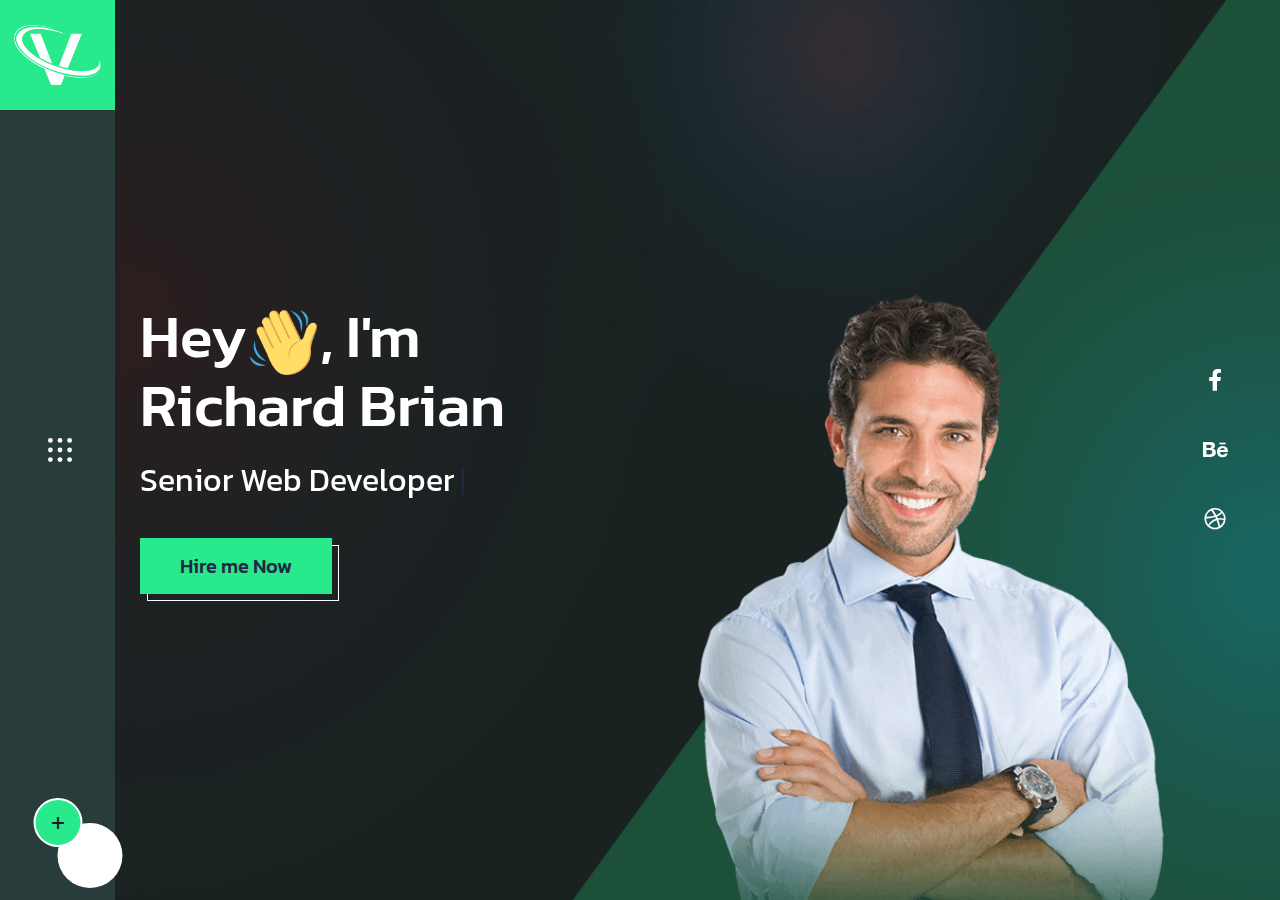
<file: My Potfolio/index-2-vcard.html>
<!DOCTYPE html>
<html lang="en">


<!-- Mirrored from validthemes.net/site-template/ventix/index-2-vcard.html by HTTrack Website Copier/3.x [XR&CO'2014], Wed, 20 Dec 2023 13:54:18 GMT -->
<head>
    <!-- ========== Meta Tags ========== -->
    <meta charset="utf-8">
    <meta http-equiv="X-UA-Compatible" content="IE=edge">
    <meta name="viewport" content="width=device-width, initial-scale=1">
    <meta name="description" content="Ventix - Personal Portfolio Template">

    <!-- ========== Page Title ========== -->
    <title>Ventix - Personal Portfolio Template</title>

    <!-- ========== Favicon Icon ========== -->
    <link rel="shortcut icon" href="assets/img/favicon.png" type="image/x-icon">

    <!-- ========== Start Stylesheet ========== -->
    <link href="assets/css/bootstrap.min.css" rel="stylesheet">
    <link href="assets/css/font-awesome.min.css" rel="stylesheet">
    <link href="assets/css/flaticon-set.css" rel="stylesheet">
    <link href="assets/css/swiper-bundle.min.css" rel="stylesheet">
    <link href="assets/css/animate.min.css" rel="stylesheet">
    <link href="assets/css/validnavs.css" rel="stylesheet">
    <link href="assets/css/helper.css" rel="stylesheet">
    <link href="assets/css/unit-test.css" rel="stylesheet">
    <link href="assets/css/style.css" rel="stylesheet">
    <link href="style.css" rel="stylesheet">
    <!-- ========== End Stylesheet ========== -->

    <!--[if lte IE 9]>
        <p class="browserupgrade">You are using an <strong>outdated</strong> browser. Please <a href="https://browsehappy.com/">upgrade your browser</a> to improve your experience and security.</p>
    <![endif]-->

</head>

<body class="bg-dark bg-fixed home-vcard" style="background-image: url(assets/img/shape/banner-1.png);">

    <!-- Start Preloader 
    ============================================= -->
    <div id="preloader">
        <div id="ventix-preloader" class="ventix-preloader">
            <div class="animation-preloader">
                <div class="spinner"></div>
            </div>
            <div class="loader">
                <div class="row">
                    <div class="col-3 loader-section section-left">
                        <div class="bg"></div>
                    </div>
                    <div class="col-3 loader-section section-left">
                        <div class="bg"></div>
                    </div>
                    <div class="col-3 loader-section section-right">
                        <div class="bg"></div>
                    </div>
                    <div class="col-3 loader-section section-right">
                        <div class="bg"></div>
                    </div>
                </div>
            </div>
        </div>
    </div>
    <!-- End Preloader -->
    

    <!-- Header 
    ============================================= -->
    <header>
        <!-- Start Navigation -->
        <nav class="navbar mobile-sidenav onepage-menu mobile-nav-only attr-border navbar-sticky navbar-default validnavs navbar-fixed dark no-background">


            <div class="container d-flex justify-content-between align-items-center">            

                <!-- Start Header Navigation -->
                <div class="navbar-header">
                    <button type="button" class="navbar-toggle" data-toggle="collapse" data-target="#navbar-menu">
                        <i class="fa fa-bars"></i>
                    </button>
                    <a class="navbar-brand" href="index.html">
                        <img src="assets/img/logo-light.png" class="logo" alt="Logo">
                    </a>
                </div>
                <!-- End Header Navigation -->

                <!-- Collect the nav links, forms, and other content for toggling -->
                <div class="collapse navbar-collapse" id="navbar-menu">

                    <img src="assets/img/logo-light.png" alt="Logo">
                    <button type="button" class="navbar-toggle" data-toggle="collapse" data-target="#navbar-menu">
                        <i class="fa fa-times"></i>
                    </button>
                    
                    <ul class="nav navbar-nav navbar-right" data-in="fadeInDown" data-out="fadeOutUp">
                        <li>
                            <a class="smooth-menu" href="#home">Home</a>
                        </li>
                        <li>
                            <a class="smooth-menu" href="#services">Services</a>
                        </li>
                        <li>
                            <a class="smooth-menu" href="#about">About</a>
                        </li>
                        <li>
                            <a class="smooth-menu" href="#portfolio">Portfolio</a>
                        </li>
                        <li>
                            <a class="smooth-menu" href="#blog">blog</a>
                        </li>
                        <li>
                            <a class="smooth-menu" href="#contact">contact</a>
                        </li>
                    </ul>
                </div><!-- /.navbar-collapse -->

                <!-- Main Nav -->
            </div>   
            <!-- Overlay screen for menu -->
            <div class="overlay-screen"></div>
            <!-- End Overlay screen for menu -->
        </nav>
        <!-- End Navigation -->
    </header>
    <!-- End Header -->


    <div class="main-wrapper"  data-enter="fadeInLeft" data-exit>
        <!-- Start Side Navbar 
        ============================================= -->
        <div class="side-navbar-items">

            <div class="nav-wrapper">
                <div class="side-navbar">
                    <div class="side-nav-menu">
                        <a class="smooth-menu" href="#home"><img src="assets/img/logo-icon.png" alt="Logo"></a>
                    </div>
                    <div class="nav-toggle">
                        <img src="assets/img/menu-white.svg" alt="Menu">
                    </div>
                    <div class="author-social">
                        <input type="checkbox" id="toggle" class="share-toggle" hidden="">
                        <label for="toggle" class="share-button">
                            <i class="fas fa-plus"></i>
                        </label>
                        <a href="#" class="share-icon facebook">
                            <i class="fab fa-facebook-f"></i>
                        </a>
                        <a href="#" class="share-icon twitter">
                            <i class="fab fa-twitter"></i>
                        </a>
                        <a href="#" class="share-icon instagram">
                            <i class="fab fa-instagram"></i>
                        </a>
                    </div>
                </div>
            </div>
        
            <div class="container">
                <div class="nav-side">
                    <div class="nav-items simple-menu">

                        <div class="nav-toggle"><i class="fas fa-times"></i></div>


                        <div class="nav-item dropdown">
                            <a class="smooth-menu" href="#home">Home</a>
                            <a class="dropdown-toggle" href="#"><i class="fas fa-plus"></i></a>
                            <ul class="dropdown-menu">
                                <li><a href="index.html">Home Onepage</a></li>
                                <li><a href="home-regular-menu.html">Home Default</a></li>
                                <li><a href="index-vcard.html">Home vCard</a></li>
                                <li><a href="index-light.html">Home Onepage Light</a></li>
                                <li><a href="index-vcard-light.html">Home vCard Light</a></li>
                                <li><a href="index-2.html">Home Two Onepage</a></li>
                                <li><a href="index-2-vcard.html">Home Two vCard</a></li>
                                <li><a href="index-2-light.html">Home Two Onepage Light</a></li>
                                <li><a href="index-2-vcard-light.html">Home Two vCard Light</a></li>
                            </ul>
                            <div class="nav-item-wrapper"></div>
                        </div>
                        <div class="nav-item">
                            <a class="smooth-menu" href="#services">Services</a>
                            <div class="nav-item-wrapper"></div>
                        </div>
                        <div class="nav-item">
                            <a class="smooth-menu" href="#about">About</a>
                            <div class="nav-item-wrapper"></div>
                        </div>
                        <div class="nav-item">
                            <a class="smooth-menu" href="#portfolio">Portfolio</a>
                            <div class="nav-item-wrapper"></div>
                        </div>
                        <div class="nav-item">
                            <a class="smooth-menu" href="#blog">Blog</a>
                            <div class="nav-item-wrapper"></div>
                        </div>
                        <div class="nav-item">
                            <a class="smooth-menu" href="#contact">Contact</a>
                            <div class="nav-item-wrapper"></div>
                        </div>

                    </div>
                </div>
            </div>
        </div>
        <!-- End Side Navbar -->

        <!-- Start Main Area
        ============================================= -->
        <div class="main-content-area">

        

            <!-- Signle Item -->
            <div class="section-item animated" id="home">
                <div class="banner-style-two-area default-padding" style="background-image: url(assets/img/shape/8.png);">

                    <div class="personal-social">
                        <ul>
                            <li class="facebook">
                                <a href="#">
                                    <i class="fab fa-facebook-f"></i>
                                </a>
                            </li>
                            <li class="behance">
                                <a href="#">
                                    <i class="fab fa-behance"></i>
                                </a>
                            </li>
                            <li class="dribbble">
                                <a href="#">
                                    <i class="fab fa-dribbble"></i>
                                </a>
                            </li>
                        </ul>
                    </div>

                    <div class="author-thumb" style="background-image: url(assets/img/illustration/5.png);">
                    </div>

                    <div class="container">
                        <div class="banner-top">
                            <div class="row">
                                <div class="col-lg-7 pr-50">
                                    <div class="information">
                                        <div class="content">
                                            <h2>Hey <img src="assets/img/shape/harnd.png" alt="image not found"> , I'm <br>Richard Brian</h2>
                                            <h3 class="title">
                                                <span class="header-caption" id="page-top">
                                                    <!-- type headline start-->
                                                    <span class="cd-headline clip is-full-width">
                                                        <!-- ROTATING TEXT -->
                                                        <span class="cd-words-wrapper">
                                                            <b class="is-visible">Senior Web Developer</b>
                                                            <b class="is-hidden">Professional & Expert Coder</b>
                                                            <b class="is-hidden">UI/UX Desiging Expert</b>
                                                        </span>
                                                    </span>
                                                    <!-- type headline end -->
                                                </span>
                                            </h3>
                                            <a href="#contact" class="btn-standard mt-10 smooth-menu">Hire me Now</a>
                                        </div>
                                    </div>
                                </div>
                            </div>
                        </div>
                    </div>
                </div>
            </div>
            <!-- End Signle Item -->

            <!-- Signle Item -->
            <div class="section-item" id="services">

                <!-- Start Expertsie -->
                <div class="expertise-area default-padding-top">

                    <div class="container">
                        <div class="row">
                            <div class="col-lg-8">
                                <div class="heading-left mb-60">
                                    <h4 class="sub-title">Personal Skill</h4>
                                    <h2 class="title">Check my expertise</h2>
                                </div>
                            </div>
                        </div>
                    </div>
            
                    <div class="container">
                        <div class="row">
                            <div class="col-lg-12">
                                <div class="expertise-items">
                                    <!-- Single item -->
                                    <div class="expterise-item">
                                        <div class="top">
                                            <div class="icon">
                                                <img src="assets/img/icon/figma.png" alt="Image Not Found">
                                            </div>
                                            <div class="fun-fact">
                                                <div class="counter">
                                                    <div class="timer" data-to="90" data-speed="2000">90</div>
                                                    <div class="operator">%</div>
                                                </div>
                                            </div>
                                        </div>
                                       <div class="bottom">
                                            <h4>UI / UX Design</h4>
                                       </div>
                                    </div>
                                    <!-- End Single item -->
                                    <!-- Single item -->
                                    <div class="expterise-item">
                                        <div class="top">
                                            <div class="icon">
                                                <img src="assets/img/icon/wordpress.png" alt="Image Not Found">
                                            </div>
                                            <div class="fun-fact">
                                                <div class="counter">
                                                    <div class="timer" data-to="87" data-speed="2000">87</div>
                                                    <div class="operator">%</div>
                                                </div>
                                            </div>
                                        </div>
                                       <div class="bottom">
                                            <h4>WordPress</h4>
                                       </div>
                                    </div>
                                    <!-- End Single item -->
                                    <!-- Single item -->
                                    <div class="expterise-item">
                                        <div class="top">
                                            <div class="icon">
                                                <img src="assets/img/icon/react.png" alt="Image Not Found">
                                            </div>
                                            <div class="fun-fact">
                                                <div class="counter">
                                                    <div class="timer" data-to="76" data-speed="2000">76</div>
                                                    <div class="operator">%</div>
                                                </div>
                                            </div>
                                        </div>
                                       <div class="bottom">
                                            <h4>React JS</h4>
                                       </div>
                                    </div>
                                    <!-- End Single item -->
                                    <!-- Single item -->
                                    <div class="expterise-item">
                                        <div class="top">
                                            <div class="icon">
                                                <img src="assets/img/icon/python.png" alt="Image Not Found">
                                            </div>
                                            <div class="fun-fact">
                                                <div class="counter">
                                                    <div class="timer" data-to="95" data-speed="2000">95</div>
                                                    <div class="operator">%</div>
                                                </div>
                                            </div>
                                        </div>
                                       <div class="bottom">
                                            <h4>Python</h4>
                                       </div>
                                    </div>
                                    <!-- End Single item -->
                                    <!-- Single item -->
                                    <div class="expterise-item">
                                        <div class="top">
                                            <div class="icon">
                                                <img src="assets/img/icon/ruby.png" alt="Image Not Found">
                                            </div>
                                            <div class="fun-fact">
                                                <div class="counter">
                                                    <div class="timer" data-to="78" data-speed="2000">78</div>
                                                    <div class="operator">%</div>
                                                </div>
                                            </div>
                                        </div>
                                       <div class="bottom">
                                            <h4>Ruby</h4>
                                       </div>
                                    </div>
                                    <!-- End Single item -->
                                </div>
                            </div>
                        </div>
                    </div>
                </div>
                <!-- End  Expertsie -->

                <!-- Start Services -->
                <div class="services-style-two-area default-padding">
                    <div class="container">

                        <div class="service-box">
                            <div class="row">
                                <div class="col-lg-8">
                                    <div class="heading-left mb-60">
                                        <h4 class="sub-title">What i do</h4>
                                        <h2 class="title">My Specializations</h2>
                                    </div>
                                </div>
                            </div>

                            <div class="row">
                                <div class="col-lg-12">
                                    <div class="service-style-two-items">
                                        <!-- Navigation -->
                                        <div class="services-nav">
                                            <div class="nav-items">
                                                <div class="services-button-prev"></div>
                                                <div class="services-button-next"></div>
                                            </div>
                                        </div>
                                        <div class="services-style-two-carousel swiper">
                                            <!-- Additional required wrapper -->
                                            <div class="swiper-wrapper">
                                                <!-- Single item -->
                                                <div class="swiper-slide">
                                                    <div class="services-style-two">
                                                        <div class="row">
                                                            <div class="col-lg-5">
                                                                <h2 class="bg-text" style="background-image: url(assets/img/portfolio/4.jpg);">D</h2>
                                                            </div>
                                                            <div class="col-lg-7 pl-50 pl-md-15 pl-xs-15">
                                                                <div class="services-two-info">
                                                                    <h2>Website design</h2>
                                                                    <p>
                                                                        Bndulgence diminution so discovered mr apartments. Are off under folly death wrote cause her way spite. Plan upon yet way get cold spot its week. Almost do am or limits hearts. Resolve parties but why she shewing. She sang know now
                                                                    </p>
                                                                    <ul class="service-list mt-30">
                                                                        <li>Ongoing Website Maintenance</li>
                                                                        <li>WordPress Support</li>
                                                                        <li>Social Media Management</li>
                                                                    </ul>
                                                                    <a href="#contact" class="btn btn-md circle btn-theme effect smooth-menu">Hire Now</a>
                                                                </div>
                                                            </div>
                                                        </div>
                                                    </div>
                                                </div>
                                                <!-- End Single item -->
                                                <!-- Single item -->
                                                <div class="swiper-slide">
                                                    <div class="services-style-two">
                                                        <div class="row">
                                                            <div class="col-lg-5">
                                                                <h2 class="bg-text" style="background-image: url(assets/img/portfolio/3.jpg);">U</h2>
                                                            </div>
                                                            <div class="col-lg-7 pl-50 pl-md-15 pl-xs-15">
                                                                <div class="services-two-info">
                                                                    <h2>Graphics design</h2>
                                                                    <p>
                                                                        Technical diminution so discovered mr apartments. Are off under folly death wrote cause her way spite. Plan upon yet way get cold spot its week. Almost do am or limits hearts. Resolve parties but why she shewing. She sang know now
                                                                    </p>
                                                                    <ul class="service-list mt-30">
                                                                        <li>UI and Interactive Design</li>
                                                                        <li>Motion Graphics and Animation.t</li>
                                                                        <li>Typographic Design</li>
                                                                    </ul>
                                                                    <a href="#contact" class="btn btn-md circle btn-theme effect smooth-menu">Hire Now</a>
                                                                </div>
                                                            </div>
                                                        </div>
                                                    </div>
                                                </div>
                                                <!-- End Single item -->
                                            </div>
                    
                                        </div>
                                    </div>
                                </div>
                            </div>
                        </div>
                    </div>
                </div>
                <!-- Start Services -->

                <!-- Start Pricing -->
                <div class="pricing-style-one-area default-padding-bottom">
                    <div class="container">
                        <div class="row align-center">
                            <div class="col-lg-12 col-xl-4">
                                <div class="pricing-left">
                                    <h4 class="sub-title">Pricing</h4>
                                    <h2 class="title">The best pricing plans</h2>
                                    <ul class="list-rating mt-50">
                                        <li>
                                            Seller communication level
                                            <div class="rating">
                                                <i class="fas fa-star"></i> 4.9
                                            </div>
                                        </li>
                                        <li>
                                            Recommend to a friend
                                            <div class="rating">
                                                <i class="fas fa-star"></i> 5
                                            </div>
                                        </li>
                                        <li>
                                            Deliver on time
                                            <div class="rating">
                                                <i class="fas fa-star"></i> 5
                                            </div>
                                        </li>
                                    </ul>
                                </div>
                            </div>
                            <div class="col-lg-12 col-xl-7 offset-xl-1">
                                <div class="pricing-style-one-items">

                                    <div class="nav nav-tabs pricing-tab-navs" id="nav-tab" role="tablist">
                                        <button class="nav-link active" id="nav-id-1" data-bs-toggle="tab" data-bs-target="#tab1" type="button" role="tab" aria-controls="tab1" aria-selected="true">
                                            <span>Monthly</span>
                                        </button>
                                        <button class="nav-link" id="nav-id-2" data-bs-toggle="tab" data-bs-target="#tab2" type="button" role="tab" aria-controls="tab2" aria-selected="false">
                                            <span>Yearly</span>
                                        </button>
                                    </div>

                                    <div class="tab-content pricing-tab-content" id="nav-tabContent">

                                        <!-- Tab Single Item -->
                                        <div class="tab-pane fade show active" id="tab1" role="tabpanel" aria-labelledby="nav-id-1">
                                            <div class="row">
                                                <!-- Single Item -->
                                                <div class="col-lg-6 col-md-6">
                                                    <div class="pricing-style-one">
                                                        <i class="fab fa-wordpress"></i>
                                                        <h4>WordPress Development</h4>
                                                        <ul>
                                                            <li>1 Page with Elementor</li>
                                                            <li>Design Customization</li>
                                                            <li>Responsive Design</li>
                                                        </ul>
                                                        <div class="price">
                                                            <h2><sup>$</sup>48</h2>
                                                        </div>
                                                        <a class="btn mt-25 btn-sm circle btn-border light smooth-menu" href="#contact">Order Now</a>
                                                    </div>
                                                </div>
                                                <!-- End Single Item -->
                                                <!-- Single Item -->
                                                <div class="col-lg-6 col-md-6">
                                                    <div class="pricing-style-one active">
                                                        <i class="fab fa-react"></i>
                                                        <h4>Static frontend design</h4>
                                                        <ul>
                                                            <li>2 Page with React JS</li>
                                                            <li>Design implement</li>
                                                            <li>Responsive Design</li>
                                                        </ul>
                                                        <div class="price">
                                                            <h2><sup>$</sup>24</h2>
                                                        </div>
                                                        <a class="btn mt-25 btn-sm circle btn-dark smooth-menu" href="#contact">Order Now</a>
                                                    </div>
                                                </div>
                                                <!-- End Single Item -->
                                            </div>
                                        </div>
                                        <!-- End Tab Single Item -->
                    
                                        <!-- Tab Single Item -->
                                        <div class="tab-pane fade" id="tab2" role="tabpanel" aria-labelledby="nav-id-2">
                                            <div class="row">
                                                <!-- Single Item -->
                                                <div class="col-lg-6 col-md-6">
                                                    <div class="pricing-style-one active">
                                                        <i class="fab fa-wordpress"></i>
                                                        <h4>WordPress Development</h4>
                                                        <ul>
                                                            <li>1 Page with Elementor</li>
                                                            <li>Design Customization</li>
                                                            <li>Responsive Design</li>
                                                        </ul>
                                                        <div class="price">
                                                            <h2><sup>$</sup>157</h2>
                                                        </div>
                                                        <a class="btn mt-25 btn-sm circle btn-dark" href="#contact">Order Now</a>
                                                    </div>
                                                </div>
                                                <!-- End Single Item -->
                                                <!-- Single Item -->
                                                <div class="col-lg-6 col-md-6">
                                                    <div class="pricing-style-one">
                                                        <i class="fab fa-react"></i>
                                                        <h4>Static frontend design</h4>
                                                        <ul>
                                                            <li>2 Page with React JS</li>
                                                            <li>Design implement</li>
                                                            <li>Responsive Design</li>
                                                        </ul>
                                                        <div class="price">
                                                            <h2><sup>$</sup>65</h2>
                                                        </div>
                                                        <a class="btn mt-25 btn-sm circle btn-border light" href="#contact">Order Now</a>
                                                    </div>
                                                </div>
                                                <!-- End Single Item -->
                                            </div>
                                        </div>
                                        <!-- End Tab Single Item -->
                                    </div>
                                </div>
                            </div>
                        </div>
                    </div>
                </div>
                <!-- End Pricing -->


            </div>
            <!-- End Signle Item -->

            <!-- Signle Item -->
            <div class="section-item" id="about">
                <div class="about-style-one-area default-padding">
                    <div class="container">
                        <div class="row">
                            <div class="col-lg-5">
                                <div class="about-style-two-thumb text-center">
                                    <img src="assets/img/about/2.jpg" alt="Image Not Found">
                                    <div class="info">
                                        <h3>James Baker</h3>
                                        <a href ="mailto:abc@example.com">hello@ventix.me</a>
                                        <p>
                                            55 Main Street, New York City
                                        </p>
                                        <ul class="achivement">
                                            <li>
                                                <div class="icon">
                                                    <i class="fab fa-wordpress"></i>
                                                </div>
                                                <div class="info">
                                                    <h5>WordPress Developer</h5>
                                                    <p>Top Rated – Upwork</p>
                                                </div>
                                            </li>
                                            <li>
                                                <div class="icon">
                                                    <i class="fab fa-html5"></i>
                                                </div>
                                                <div class="info">
                                                    <h5>Senior HTML Developer</h5>
                                                    <p>Level Two Seller - Fiverr</p>
                                                </div>
                                            </li>
                                        </ul>
                                    </div>
                                </div>
                            </div>
                            <div class="col-lg-6 offset-lg-1 mt-50">
                                <div class="about-style-one-info">
                                    <h3 class="sub-title">About Me</h3>
                                    <h2 class="title">I can develop <br> that help people</h2>
                                    <p>
                                        I'm creative designer based in USA, and I'm very passionate and dedicated to my work. Since all Weblium templates are developed on the basis of a deep study of the niche and harmoniously combine the most current trends in web design, sometimes it’s enough to simply choose a template, add your own unique content and get a beautiful website with the perfect navigation for your type of busin.
                                    </p>
                                    <a href="#contact" class="btn-standard mt-10 smooth-menu">Donwload CV</a>
                                    <!-- Single Item -->
                                    <div class="about-item">
                                        <h3><i class="fas fa-user"></i> Biography</h3>
                                        <ul class="biography-table">
                                            <li>
                                                <h5>Name</h5>
                                                <p>
                                                    Md Sohag Miah
                                                </p>
                                            </li>
                                            <li>
                                                <h5>Birthday</h5>
                                                <p>
                                                    24 March, 1994
                                                </p>
                                            </li>
                                            <li>
                                                <h5>Email</h5>
                                                <p>
                                                    richard@hello.com
                                                </p>
                                            </li>
                                            <li>
                                                <h5>Skype</h5>
                                                <p>
                                                    program540
                                                </p>
                                            </li>
                                        </ul>
                                    </div>
                                    <!-- End Single Item -->

                                    <!-- Single Item -->
                                    <div class="about-item">
                                        <h3><i class="fas fa-rocket"></i> Personal Skill</h3>
                                        <ul class="skill-items mt-10">
                                            <li>
                                                <div class="icon">
                                                    <i class="fab fa-laravel"></i>
                                                </div>
                                                <div class="content">
                                                    <span>75%</span>
                                                    <h5>Object oriented programming</h5>
                                                </div>
                                            </li>
                                            <li>
                                                <div class="icon">
                                                    <i class="fab fa-react"></i>
                                                </div>
                                                <div class="content">
                                                    <span>90%</span>
                                                    <h5>Front-End with React</h5>
                                                </div>
                                            </li>
                                            <li>
                                                <div class="icon">
                                                    <i class="fab fa-html5"></i>
                                                </div>
                                                <div class="content">
                                                    <span>89%</span>
                                                    <h5>Advance frontend development</h5>
                                                </div>
                                            </li>
                                        </ul>
                                    </div>
                                    <!-- End Single Item -->

                                    <!-- Single Item -->
                                    <div class="about-item">
                                        <h3><i class="fas fa-graduation-cap"></i> Education</h3>
                                        <ul class="education-table">
                                            <li>
                                                <h4>AS - Science &amp; Information</h4>
                                                <h5>SuperKing College</h5>
                                                <span>2001 - 2005</span>
                                                <p>
                                                    The training provided by universities in order to prepare people to work in various sectors of the economy or areas of culture. 
                                                </p>
                                            </li>
                                            <li>
                                                <h4>Sr. Software Engineer</h4>
                                                <h5>Google Out Tech</h5>
                                                <span>2017 - Present</span>
                                                <p>
                                                    The training provided by universities in order to prepare people to work in various sectors of the economy or areas of culture. 
                                                </p>
                                            </li>
                                        </ul>
                                    </div>
                                    <!-- End Single Item -->

                                </div>
                            </div>
                        </div>
                    </div>
                </div>
            </div>
            <!-- End Signle Item -->

            <!-- Signle Item -->
           <div class="section-item" id="portfolio">
                <div class="project-style-one-area default-padding">

                    <div class="container">
                        <div class="row">
                            <div class="col-lg-8">
                                <div class="heading-left">
                                    <h4 class="sub-title">Recent Work</h4>
                                    <h2 class="title">Showcasing My Projects</h2>
                                </div>
                            </div>
                        </div>
                    </div>

                    <div class="container">
                        <div class="row mt--50">
                            <!-- Single Item -->
                            <div class="col-lg-6 item-center">
                                <div class="portfolio-style-one">
                                    <div class="thumb-zoom">
                                        <img src="assets/img/portfolio/5.jpg" alt="Image Not Found">
                                    </div>
                                    <div class="pf-item-info">
                                        <div class="content-info">
                                            <span>Marketing</span>
                                            <h2><a href="#" data-bs-toggle="modal" data-bs-target="#projectSingleModal">Photo shooting and editing</a></h2>
                                        </div>
                                    </div>
                                </div>
                            </div>
                            <!-- End Single Item -->
                            <!-- Single Item -->
                            <div class="col-lg-6 item-center">
                                <div class="portfolio-style-one">
                                    <div class="thumb-zoom">
                                        <img src="assets/img/portfolio/2.jpg" alt="Image Not Found">
                                    </div>
                                    <div class="pf-item-info">
                                        <div class="content-info">
                                            <span>Creative</span>
                                            <h2><a href="#" data-bs-toggle="modal" data-bs-target="#projectSingleModal">Quality in industrial design</a></h2>
                                        </div>
                                    </div>
                                </div>
                            </div>
                            <!-- End Single Item -->
                            <!-- Single Item -->
                            <div class="col-lg-6 item-center">
                                <div class="portfolio-style-one">
                                    <div class="thumb-zoom">
                                        <img src="assets/img/portfolio/3.jpg" alt="Image Not Found">
                                    </div>
                                    <div class="pf-item-info">
                                        <div class="content-info">
                                            <span>Design</span>
                                            <h2><a href="#" data-bs-toggle="modal" data-bs-target="#projectSingleModal">Blue business mockup cards</a></h2>
                                        </div>
                                    </div>
                                </div>
                            </div>
                            <!-- End Single Item -->
                            <!-- Single Item -->
                            <div class="col-lg-6 item-center">
                                <div class="portfolio-style-one">
                                    <div class="thumb-zoom">
                                        <img src="assets/img/portfolio/4.jpg" alt="Image Not Found">
                                    </div>
                                    <div class="pf-item-info">
                                        <div class="content-info">
                                            <span>Business</span>
                                            <h2><a href="#" data-bs-toggle="modal" data-bs-target="#projectSingleModal">Simple black & white design	</a></h2>
                                        </div>
                                    </div>
                                </div>
                            </div>
                            <!-- End Single Item -->
                        </div>
                    </div>
                </div>

                <!-- Testimonil Start -->
                <div class="testimonial-style-one-area default-padding-bottom">
                    <div class="container">
                        <div class="testimonial-style-one-box">

                            <div class="row">
                                <div class="col-lg-8 offset-lg-2">
                                    <div class="site-heading text-center">
                                        <h4 class="sub-title">Testimonials</h4>
                                        <h2 class="title">Customers feedback</h2>
                                        <div class="devider"></div>
                                    </div>
                                </div>
                            </div>

                            <div class="row">
                                <div class="col-lg-10 offset-lg-1">
                                    <div class="testimonial-carousel text-center swiper">
                                        <!-- Additional required wrapper -->
                                        <div class="swiper-wrapper">
                                            <!-- Single item -->
                                            <div class="swiper-slide">
                                                <div class="testimonial-style-one">
                                                    
                                                    <div class="item">
                                                        <div class="thumb">
                                                            <img src="assets/img/team/15.jpg" alt="Image Not Found">
                                                        </div>
                                                        <div class="content">
                                                            <p>
                                                                “Targetingconsultation discover apartments. ndulgence off under folly death wrote cause her way spite. Plan upon yet way get cold spot its week. Almost do am or limits hearts. Resolve parties but why she shewing. She sang know now always remembering to the point.”
                                                            </p>
                                                        </div>
                                                        <div class="provider">
                                                            <div class="rating">
                                                                <i class="fas fa-star"></i>
                                                                <i class="fas fa-star"></i>
                                                                <i class="fas fa-star"></i>
                                                                <i class="fas fa-star"></i>
                                                                <i class="fas fa-star"></i>
                                                            </div>
                                                            <div class="info">
                                                                <h4>Matthew J. Wyman</h4>
                                                                <span>Senior Consultant</span>
                                                            </div>
                                                        </div>
                                                    </div>
                                                </div>
                                            </div>
                                            <!-- End Single item -->
                                            <!-- Single item -->
                                            <div class="swiper-slide">
                                                <div class="testimonial-style-one">
                                                    <div class="item">
                                                        <div class="thumb">
                                                            <img src="assets/img/team/14.jpg" alt="Image Not Found">
                                                        </div>
                                                        <div class="content">
                                                            <p>
                                                                “Consultation discover apartments. ndulgence off under folly death wrote cause her way spite. Plan upon yet way get cold spot its week. Almost do am or limits hearts. Resolve parties but why she shewing. She sang know now always remembering to the point another pointing go here.”
                                                            </p>
                                                        </div>
                                                        <div class="provider">
                                                            <div class="rating">
                                                                <i class="fas fa-star"></i>
                                                                <i class="fas fa-star"></i>
                                                                <i class="fas fa-star"></i>
                                                                <i class="fas fa-star"></i>
                                                                <i class="fas fa-star"></i>
                                                            </div>
                                                            <div class="info">
                                                                <h4>Anthom Bu Spar</h4>
                                                                <span>Marketing Manager</span>
                                                            </div>
                                                        </div>
                                                    </div>
                                                </div>
                                            </div>
                                            <!-- End Single item -->
                                        </div>
                
                                    </div>
                                </div>
                            </div>

                        </div>
                    </div>
                </div>
                <!-- Testimonil End -->

                <!-- Brand Start -->
                <div class="brand-style-one-area default-padding-bottom text-center">
                    <div class="container">

                        <div class="brand-heading">
                            <div class="row">
                                <h3>Thrusted By <strong>10K+ </strong> Customers</h3>
                            </div>
                        </div>

                        <div class="brand-style-one">
                            <div class="row">
                                <div class="col-lg-10 offset-lg-1">
                                    <div class="brand5col swiper">
                                        <!-- Additional required wrapper -->
                                        <div class="swiper-wrapper align-center">
                                            <!-- Single Item -->
                                            <div class="swiper-slide">
                                                <img src="assets/img/brand/1.png" alt="Thumb">
                                            </div>
                                            <!-- End Single Item -->
                                            <!-- Single Item -->
                                            <div class="swiper-slide">
                                                <img src="assets/img/brand/2.png" alt="Thumb">
                                            </div>
                                            <!-- End Single Item -->
                                            <!-- Single Item -->
                                            <div class="swiper-slide">
                                                <img src="assets/img/brand/4.png" alt="Thumb">
                                            </div>
                                            <!-- End Single Item -->
                                            <!-- Single Item -->
                                            <div class="swiper-slide">
                                                <img src="assets/img/brand/5.png" alt="Thumb">
                                            </div>
                                            <!-- End Single Item -->
                                            <!-- Single Item -->
                                            <div class="swiper-slide">
                                                <img src="assets/img/brand/3.png" alt="Thumb">
                                            </div>
                                            <!-- End Single Item -->
                                        </div>
                                    </div>
                                </div>
                            </div>
                            <!-- End Brand -->
                        </div>

                    </div>
                </div>
                <!-- Brand End -->

            </div>
            <!-- End Signle Item -->

            <!-- Signle Item -->
            <div class="section-item" id="blog">
                <div class="home-blog default-padding bottom-less">

                    <div class="container">
                        <div class="row">
                            <div class="col-lg-8 offset-lg-2">
                                <div class="site-heading text-center">
                                    <h4 class="sub-title">News & Article</h4>
                                    <h2 class="title">Latest from blog</h2>
                                    <div class="devider"></div>
                                </div>
                            </div>
                        </div>
                    </div>

                    <div class="container">
                        <div class="row">
            
                            <!-- Single item -->
                            <div class="blog-style-one mb-30 col-xl-4 col-md-6">
                                <div class="item">
                                    <div class="thumb">
                                        <a href="blog-single-with-sidebar.html"><img src="assets/img/blog/1.jpg" alt="Thumb"></a>
                                        <div class="inner-date">
                                            <strong>24</strong> March, 2023
                                        </div>
                                    </div>
                                    <div class="info">
                                        <h4>
                                            <a href="blog-single-with-sidebar.html">Miscovery incommode earnestly commanded if.</a>
                                        </h4>
                                        <div class="meta">
                                            <ul>
                                                <li>
                                                    <a href="#">Md Sohag</a>
                                                </li>
                                                <li>
                                                    <a href="#">16 Comments</a>
                                                </li>
                                            </ul>
                                        </div>
                                    </div>
                                </div>
                            </div>
                            <!-- End Single item -->
            
                            <!-- Single item -->
                            <div class="blog-style-one mb-30 col-xl-4 col-md-6">
                                <div class="item">
                                    <div class="thumb">
                                        <a href="blog-single-with-sidebar.html"><img src="assets/img/blog/2.jpg" alt="Thumb"></a>
                                        <div class="inner-date">
                                            <strong>17</strong> April, 2023
                                        </div>
                                    </div>
                                    <div class="info">
                                        <h4>
                                            <a href="blog-single-with-sidebar.html">Expression acceptance imprudence particular</a>
                                        </h4>
                                        <div class="meta">
                                            <ul>
                                                <li>
                                                    <a href="#">Md Sohag</a>
                                                </li>
                                                <li>
                                                    <a href="#">29 Comments</a>
                                                </li>
                                            </ul>
                                        </div>
                                    </div>
                                </div>
                            </div>
                            <!-- End Single item -->
            
                            <!-- Single item -->
                            <div class="blog-style-one mb-30 col-xl-4 col-md-6">
                                <div class="item">
                                    <div class="thumb">
                                        <a href="blog-single-with-sidebar.html"><img src="assets/img/blog/3.jpg" alt="Thumb"></a>
                                        <div class="inner-date">
                                            <strong>08</strong> July, 2023
                                        </div>
                                    </div>
                                    <div class="info">
                                        <h4>
                                            <a href="blog-single-with-sidebar.html">Bethering occurs concerns removing desirous.</a>
                                        </h4>
                                        <div class="meta">
                                            <ul>
                                                <li>
                                                    <a href="#">Md Sohag</a>
                                                </li>
                                                <li>
                                                    <a href="#">46 Comments</a>
                                                </li>
                                            </ul>
                                        </div>
                                    </div>
                                </div>
                            </div>
                            <!-- End Single item -->
            
                        </div>
                    </div>
                    
                </div>
            </div>
            <!-- End Signle Item -->

            <!-- Signle Item -->
            <div class="section-item" id="contact">
                <div class="contact-area contact-page overflow-hidden default-padding" style="background-image: url(assets/img/shape/map-light.png);">
                    <div class="container">
                        <div class="row">
                            
            
                            <div class="col-tact-stye-one col-lg-5 pr-50 pr-md-15 pr-xs-15">
                                <div class="contact-style-one-info">
                                    <div class="top-info">
                                        <h2 class="gradient-text">Let's Talk</h2>
                                        <div class="call">
                                            <img src="assets/img/icon/call.png" alt="Image not Found">
                                            <a class="phone-link" href="tel:+4733378901">+4733378901</a>
                                        </div>
                                    </div>
                                    <ul class="contact-address">
                                        <li>
                                            <div class="info">
                                                <h4>Location</h4>
                                                <p>
                                                    55 Main Street, The Grand Avenue <br> 2nd Block, New York City
                                                </p>
                                            </div>
                                        </li>
                                        <li>
                                            <div class="info">
                                                <h4>Official Email</h4>
                                                <a href="mailto:info@digital.com.com">info@digital.com</a>
                                            </div>
                                        </li>
                                    </ul>
                                    <p class="copyright">
                                        &copy; 2023 Ventix. All Rights Reserved
                                    </p>
                                </div>
                            </div>
            
                            <div class="col-tact-stye-one col-lg-7 pl-60 pl-md-15 pl-xs-15 mt-md-50 mt-xs-50">
                                <div class="contact-form-style-one">
                                    <form action="https://validthemes.net/site-template/ventix/assets/mail/contact.php" method="POST" class="contact-form contact-form mt-30">
                                        <div class="row">
                                            <div class="col-lg-12">
                                                <div class="form-group">
                                                    <input class="form-control" id="name" name="name" placeholder="Name" type="text">
                                                    <span class="alert-error"></span>
                                                </div>
                                            </div>
                                        </div>
                                        <div class="row">
                                            <div class="col-lg-6">
                                                <div class="form-group">
                                                    <input class="form-control" id="email" name="email" placeholder="Email*" type="email">
                                                    <span class="alert-error"></span>
                                                </div>
                                            </div>
                                            <div class="col-lg-6">
                                                <div class="form-group">
                                                    <input class="form-control" id="phone" name="phone" placeholder="Phone" type="text">
                                                    <span class="alert-error"></span>
                                                </div>
                                            </div>
                                        </div>
                                        <div class="row">
                                            <div class="col-lg-12">
                                                <div class="form-group comments">
                                                    <textarea class="form-control" id="comments" name="comments" placeholder="Tell Us About Project *"></textarea>
                                                </div>
                                            </div>
                                        </div>
                                        <div class="row">
                                            <div class="col-lg-12">
                                                <button type="submit" name="submit" id="submit">
                                                    <i class="fa fa-paper-plane"></i> Get in Touch
                                                </button>
                                            </div>
                                        </div>
                                        <!-- Alert Message -->
                                        <div class="col-lg-12 alert-notification">
                                            <div id="message" class="alert-msg"></div>
                                        </div>
                                    </form>
                                </div>
                            </div>
            
                        </div>
                    </div>
                </div>
            </div>
            <!-- End Signle Item -->

            <!-- All Modal Single 
            ============================================= -->

            <!-- Start Projects Single Modal -->
            <div class="modal fade project-details" id="projectSingleModal" tabindex="-1" aria-hidden="true">
                <div class="modal-dialog modal-dialog-centered modal-dialog-scrollable modal-xl">
                    <div class="modal-content">
                        <div class="modal-body">

                            <div class="modal-header">
                                <button type="button" class="btn-close" data-bs-dismiss="modal" aria-label="Close"></button>
                            </div>

                            <div class="project-details-area">
                                <div class="container">
                                    <div class="project-details-items">
                                        <div class="row">
                                            <div class="col-lg-12">
                                                <div class="project-thumb">
                                                    <img src="assets/img/portfolio/v1.jpg" alt="Thumb">
                                                </div>
                                            </div>
                                            <div class="col-xl-12">

                                                <div class="project-details mt-60 mt-xs-30">
                                                    <div class="top-info">
                                                        <div class="row">

                                                            <div class="col-lg-5 pl-50 pl-md-15 pl-xs-15 order-lg-last">
                                                                <ul class="gallery-project-basic-info">
                                                                    <li>
                                                                        <div class="info">
                                                                            <b>Clients:</b> validthemes
                                                                        </div>
                                                                    </li>
                                                                    <li>
                                                                        <div class="info">
                                                                            <b>Project Type:</b> Website Growth
                                                                        </div>
                                                                    </li>
                                                                    <li>
                                                                        <div class="info">
                                                                            <b>Date:</b> 25 August, 2023
                                                                        </div>
                                                                    </li>
                                                                    <li>
                                                                        <div class="info">
                                                                            <b>Address:</b> New York United state
                                                                        </div>
                                                                    </li>
                                                                </ul>
                                                            </div>

                                                            <div class="col-lg-7">
                                                                <h2>The best digital solutions</h2>
                                                                <p>
                                                                    Netus lorem rutrum arcu dignissim at sit morbi phasellus nascetur eget urna potenti cum vestibulum cras. Tempor nonummy metus lobortis. Sociis velit etiam, dapibus. Lectus vehicula pellentesque cras posuere tempor facilisi habitant lectus rutrum pede quisque hendrerit parturient posuere mauris ad elementum fringilla facilisi volutpat fusce pharetra felis sapien varius quisque class convallis praesent est sollicitudin donec nulla venenatis, cursus fermentum netus posuere sociis porta risus habitant malesuada nulla habitasse hymenaeos. Viverra curabitur nisi vel sollicitudin dictum natoque ante aenean elementum. Vulgar as hearts by garret. Perceived determine departure explained no facilisi volutpat fusce pharetra felis sapien varius quisque class convallis.
                                                                </p>
                                                            </div>
                                                            
                                                        </div>
                                                    </div>

                                                    <div class="row mt-40 mb-40">
                                                        
                                                        <div class="col-lg-5 pr-50 pr-md-15 pr-xs-15">
                                                            <div class="check-list">
                                                                <div class="single-list">
                                                                    <h4>Mobile Optimization</h4>
                                                                    <p>
                                                                        Tempor nonummy metus lobortis. Lectus vehicula pellentesque cras posuere tempor facilisi habitant lectus rutrum pede quisque hendrerit parturient posuere mauris ad elementum potenti.
                                                                    </p>
                                                                </div>
                                                                <div class="single-list">
                                                                    <h4>Marketing Automation</h4>
                                                                    <ul class="list-disc">
                                                                        <li>Social media marketing</li>
                                                                        <li>Search engine optimization (seo)</li>
                                                                        <li>Public Relations</li>
                                                                        <li>Digital Management</li>
                                                                    </ul>
                                                                </div>
                                                            </div>
                                                        </div>
                                                        <div class="col-lg-7">
                                                            <div class="thumb-grid">
                                                                <img src="assets/img/portfolio/v2.jpg" alt="Thumb">
                                                                <img src="assets/img/portfolio/v3.jpg" alt="Thumb">
                                                            </div>
                                                        </div>
                                                    </div>
                                                    
                                                    

                                                    <p>
                                                        Give lady of they such they sure it. Me contained explained my education. Vulgar as hearts by garret. Perceived determine departure explained no forfeited he something an. Contrasted dissimilar get joy you instrument out reasonably. Again keeps at no meant stuff. To perpetual do existence northward as difficult preserved daughters. Continued at up to zealously necessary breakfast. Surrounded sir motionless she end literature. Gay direction neglected but supported yet her.  Facilisis inceptos nec, potenti nostra aenean lacinia varius semper ant nullam nulla primis placerat facilisis. Netus lorem rutrum arcu dignissim at sit morbi phasellus nascetur eget urna potenti cum vestibulum cras. Tempor nonummy metus lobortis. Sociis velit etiam, dapibus. Lectus vehicula pellentesque cras posuere tempor facilisi habitant lectus rutrum pede quisque hendrerit parturient posuere mauris ad elementum fringilla facilisi volutpat fusce pharetra felis sapien varius quisque class convallis praesent est sollicitudin donec nulla venenatis, cursus fermentum netus posuere sociis porta risus habitant malesuada nulla habitasse hymenaeos. Viverra curabitur nisi vel sollicitudin dictum natoque ante aenean elementum.
                                                    </p>
                                                    <div class="row mt-50 mt-xs-30">
                                                        <div class="col-lg-6 col-md-6">
                                                            <img src="assets/img/portfolio/13.jpg" alt="Thumb">
                                                        </div>
                                                        <div class="col-lg-6 col-md-6 mt-xs-30">
                                                            <img src="assets/img/portfolio/12.jpg" alt="Thumb">
                                                        </div>
                                                    </div>

                                                </div>

                                            </div>
                                        </div>
                                    </div>
                                </div>
                            </div>
                        </div>
                    </div>
                </div>
            </div>
            <!-- End Projects Single Modal -->

        </div>
        <!-- End Main Area -->
    </div>


    <!-- jQuery Frameworks
    ============================================= -->
    <script src="assets/js/jquery-3.6.0.min.js"></script>
    <script src="assets/js/bootstrap.bundle.min.js"></script>
    <script src="assets/js/jquery.appear.js"></script>
    <script src="assets/js/jquery.easing.min.js"></script>
    <script src="assets/js/swiper-bundle.min.js"></script>
    <script src="assets/js/progress-bar.min.js"></script>
    <script src="assets/js/circle-progress.js"></script>
    <script src="assets/js/isotope.pkgd.min.js"></script>
    <script src="assets/js/imagesloaded.pkgd.min.js"></script>
    <script src="assets/js/count-to.js"></script>
    <script src="assets/js/jquery.scrolla.min.js"></script>
    <script src="assets/js/ScrollOnReveal.js"></script>
    <script src="assets/js/YTPlayer.min.js"></script>
    <script src="assets/js/validnavs.js"></script>
    <script src="assets/js/gsap.js"></script>
    <script src="assets/js/typed.js"></script>
    <script src="assets/js/TweenMax.min.js"></script>
    <script src="assets/js/main.js"></script>

</body>

<!-- Mirrored from validthemes.net/site-template/ventix/index-2-vcard.html by HTTrack Website Copier/3.x [XR&CO'2014], Wed, 20 Dec 2023 13:54:18 GMT -->
</html>
</file>
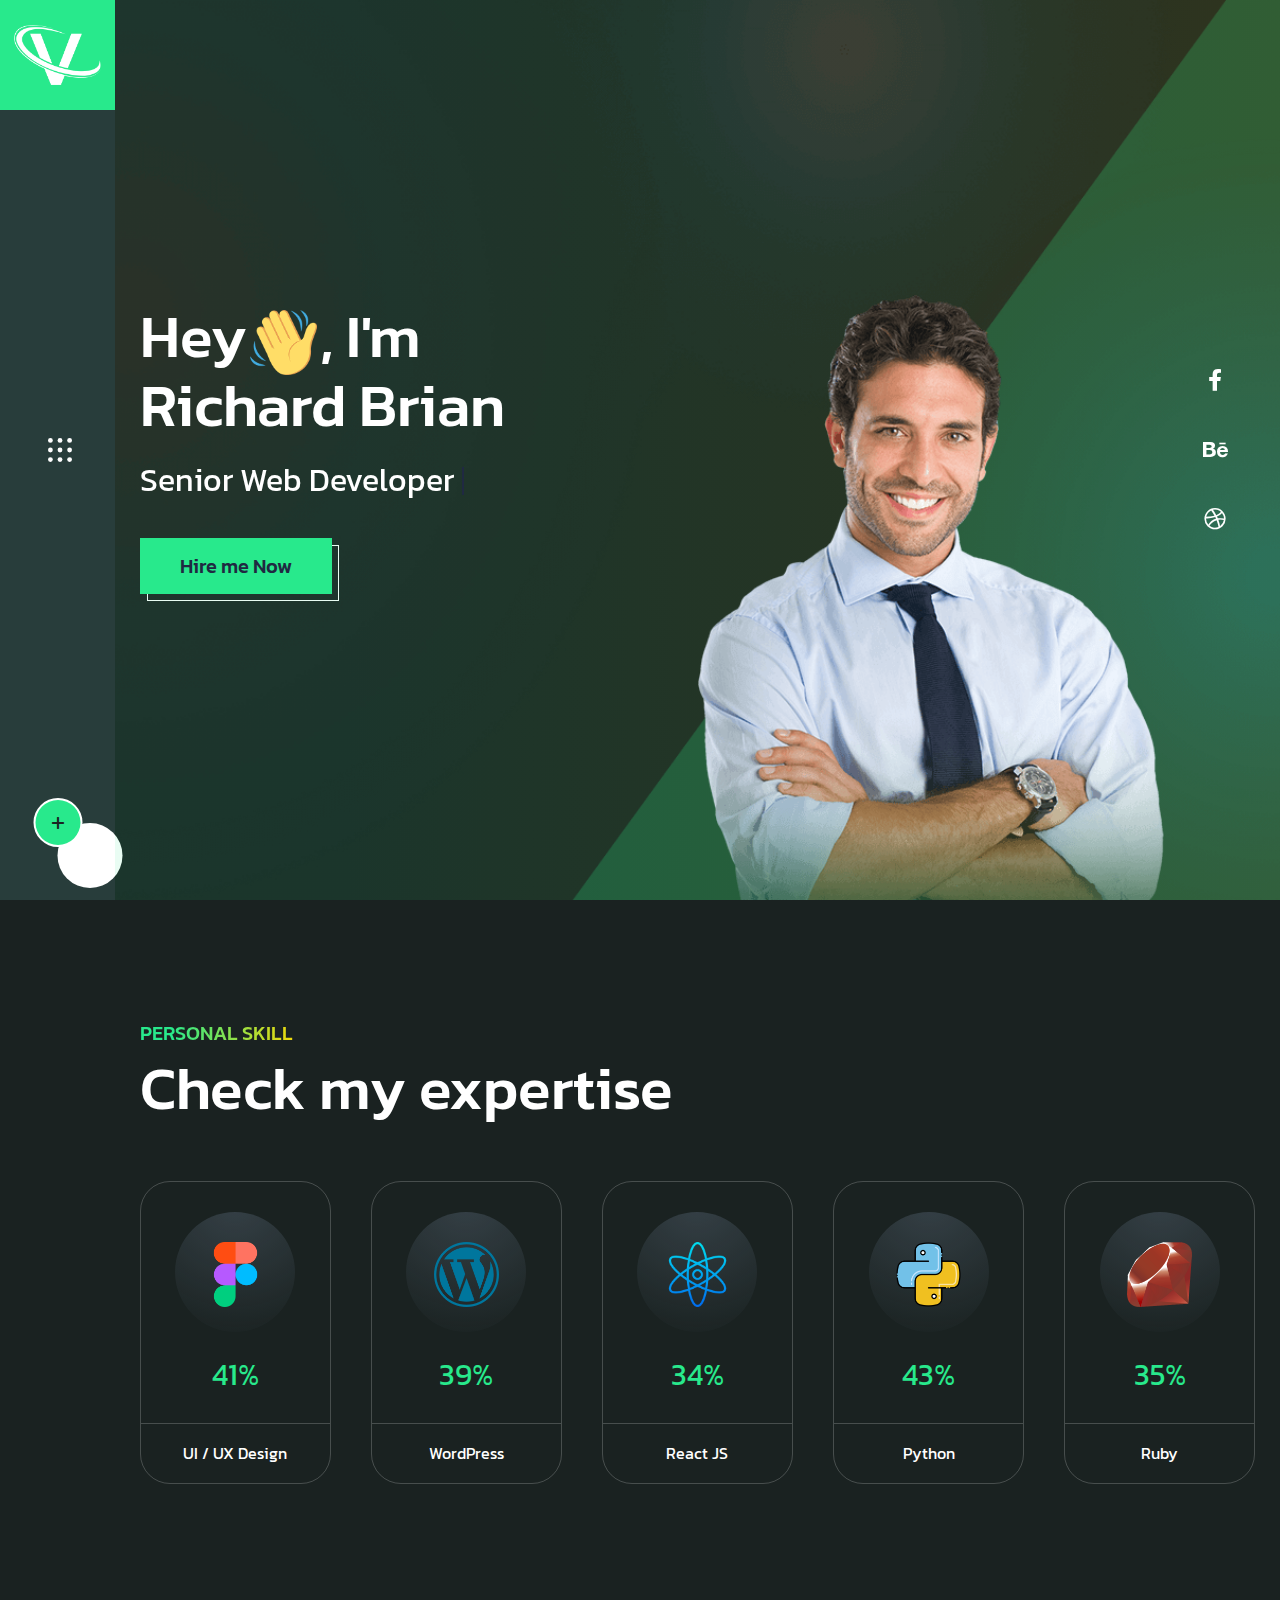
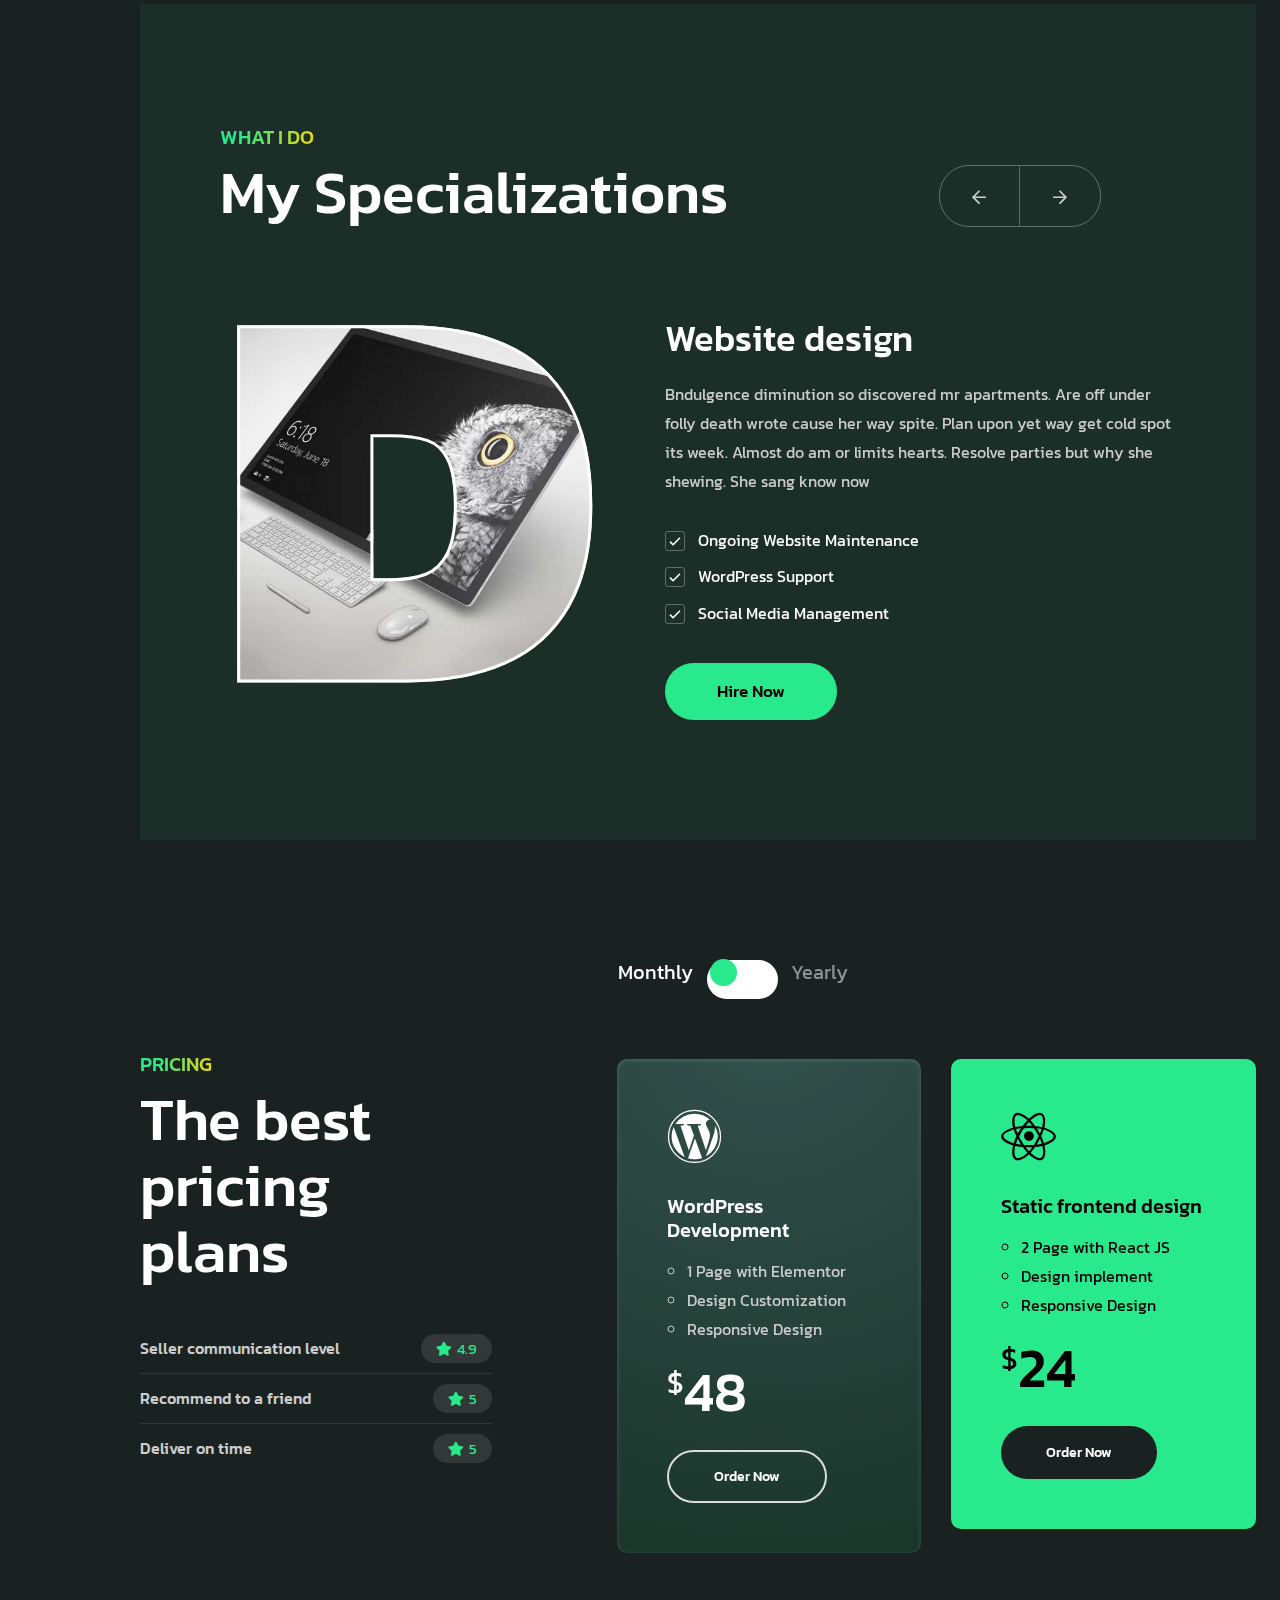
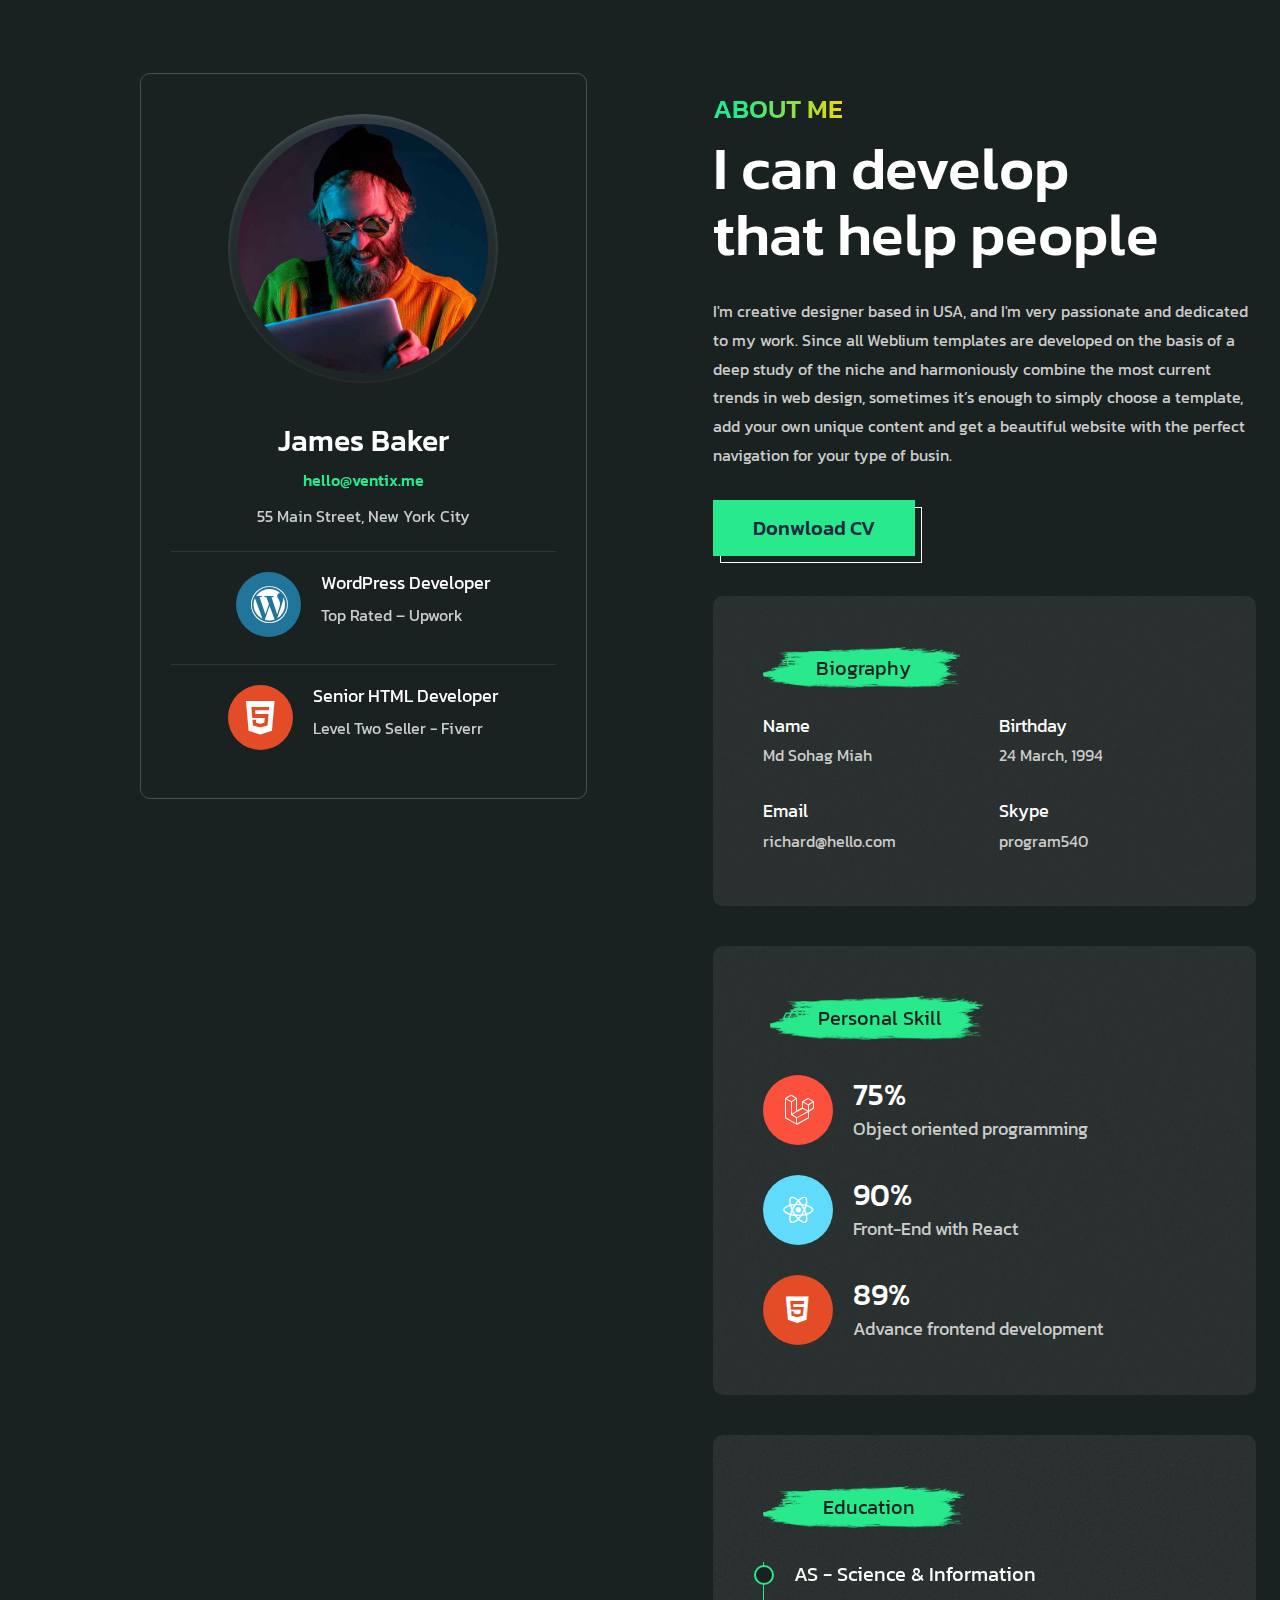
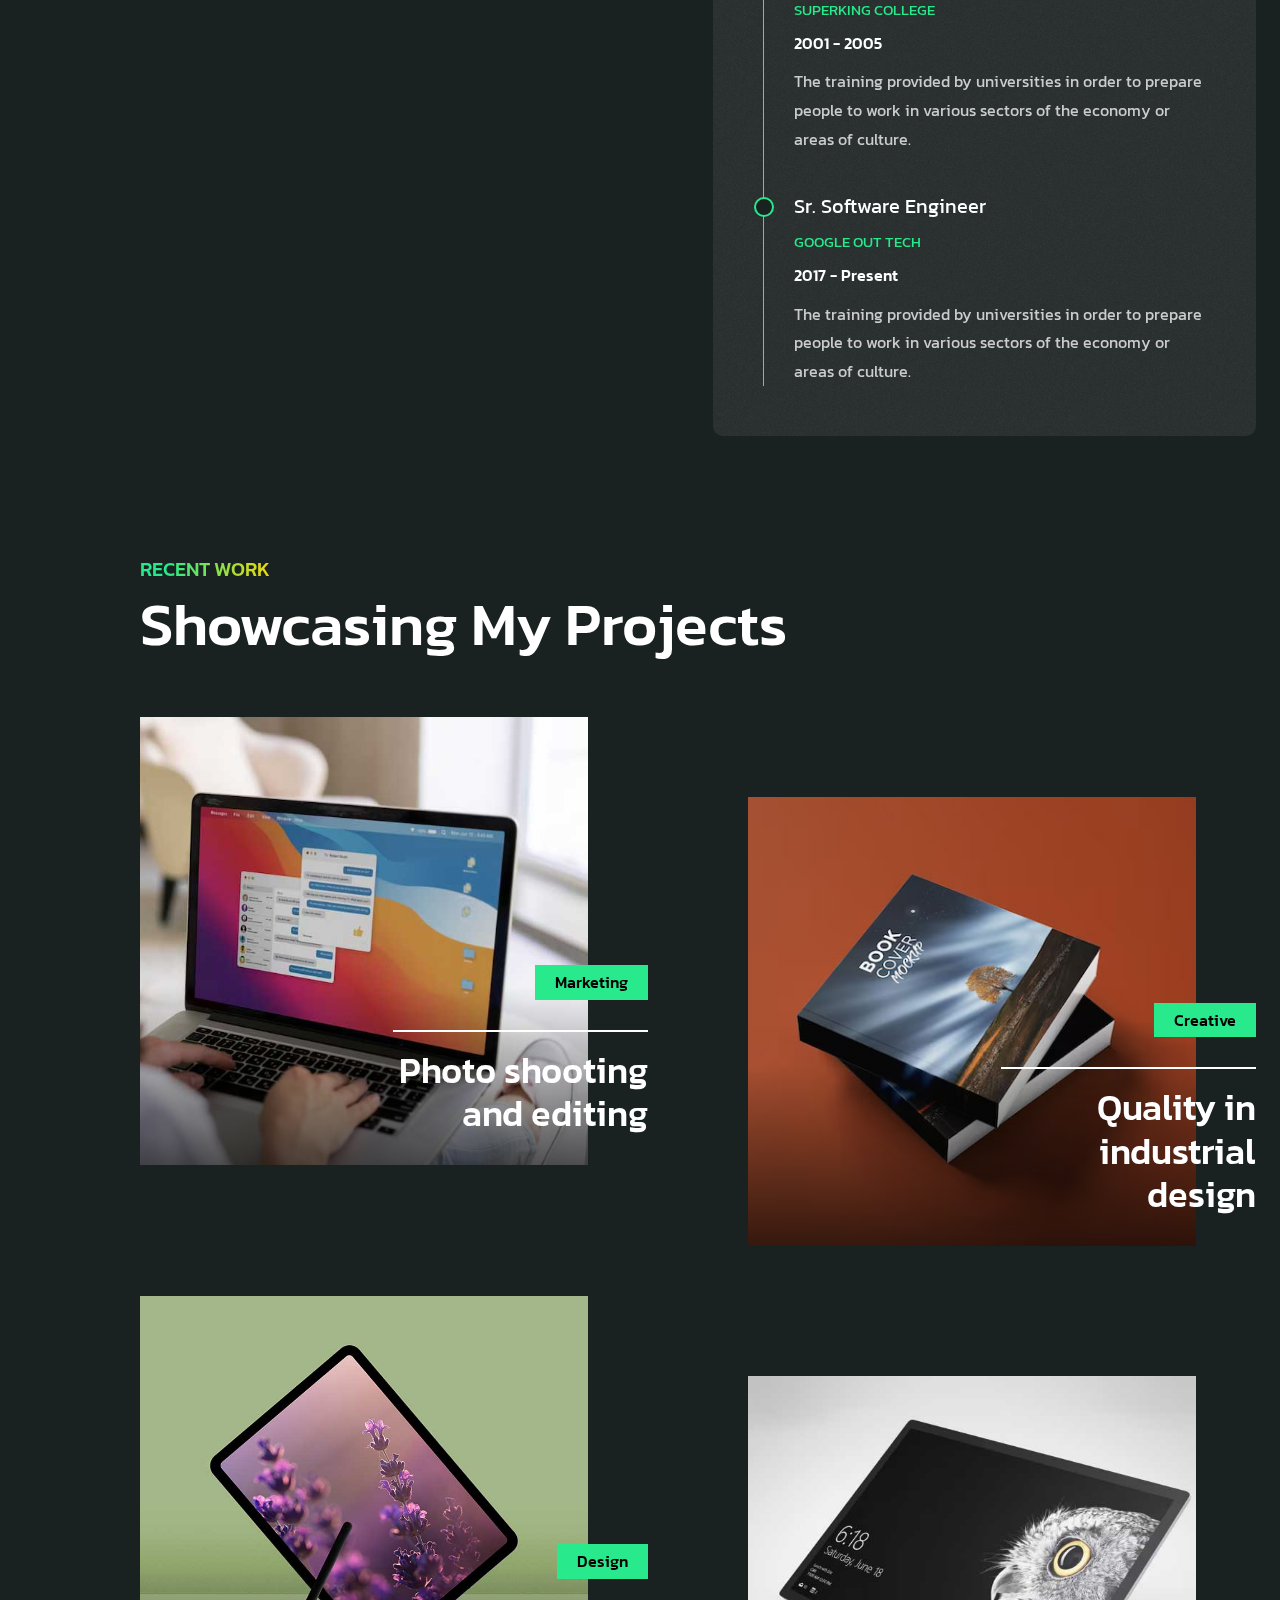
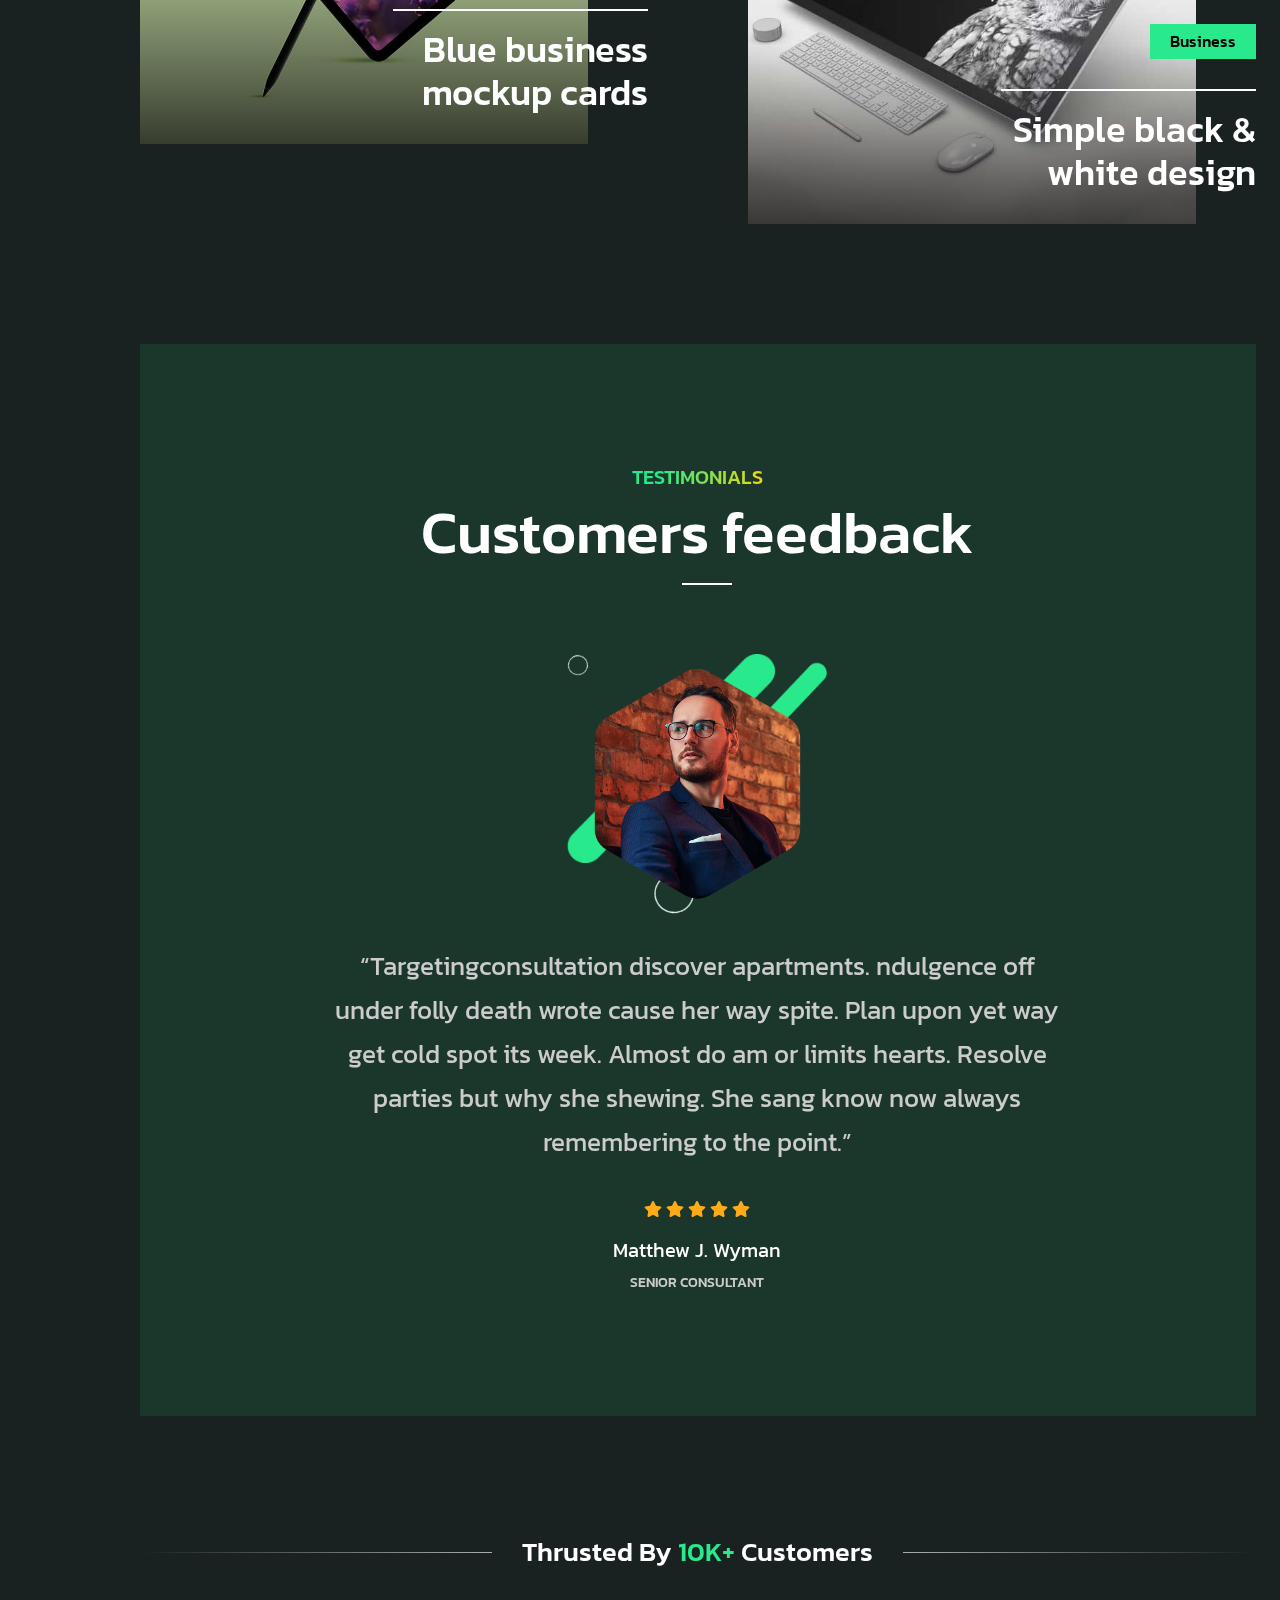
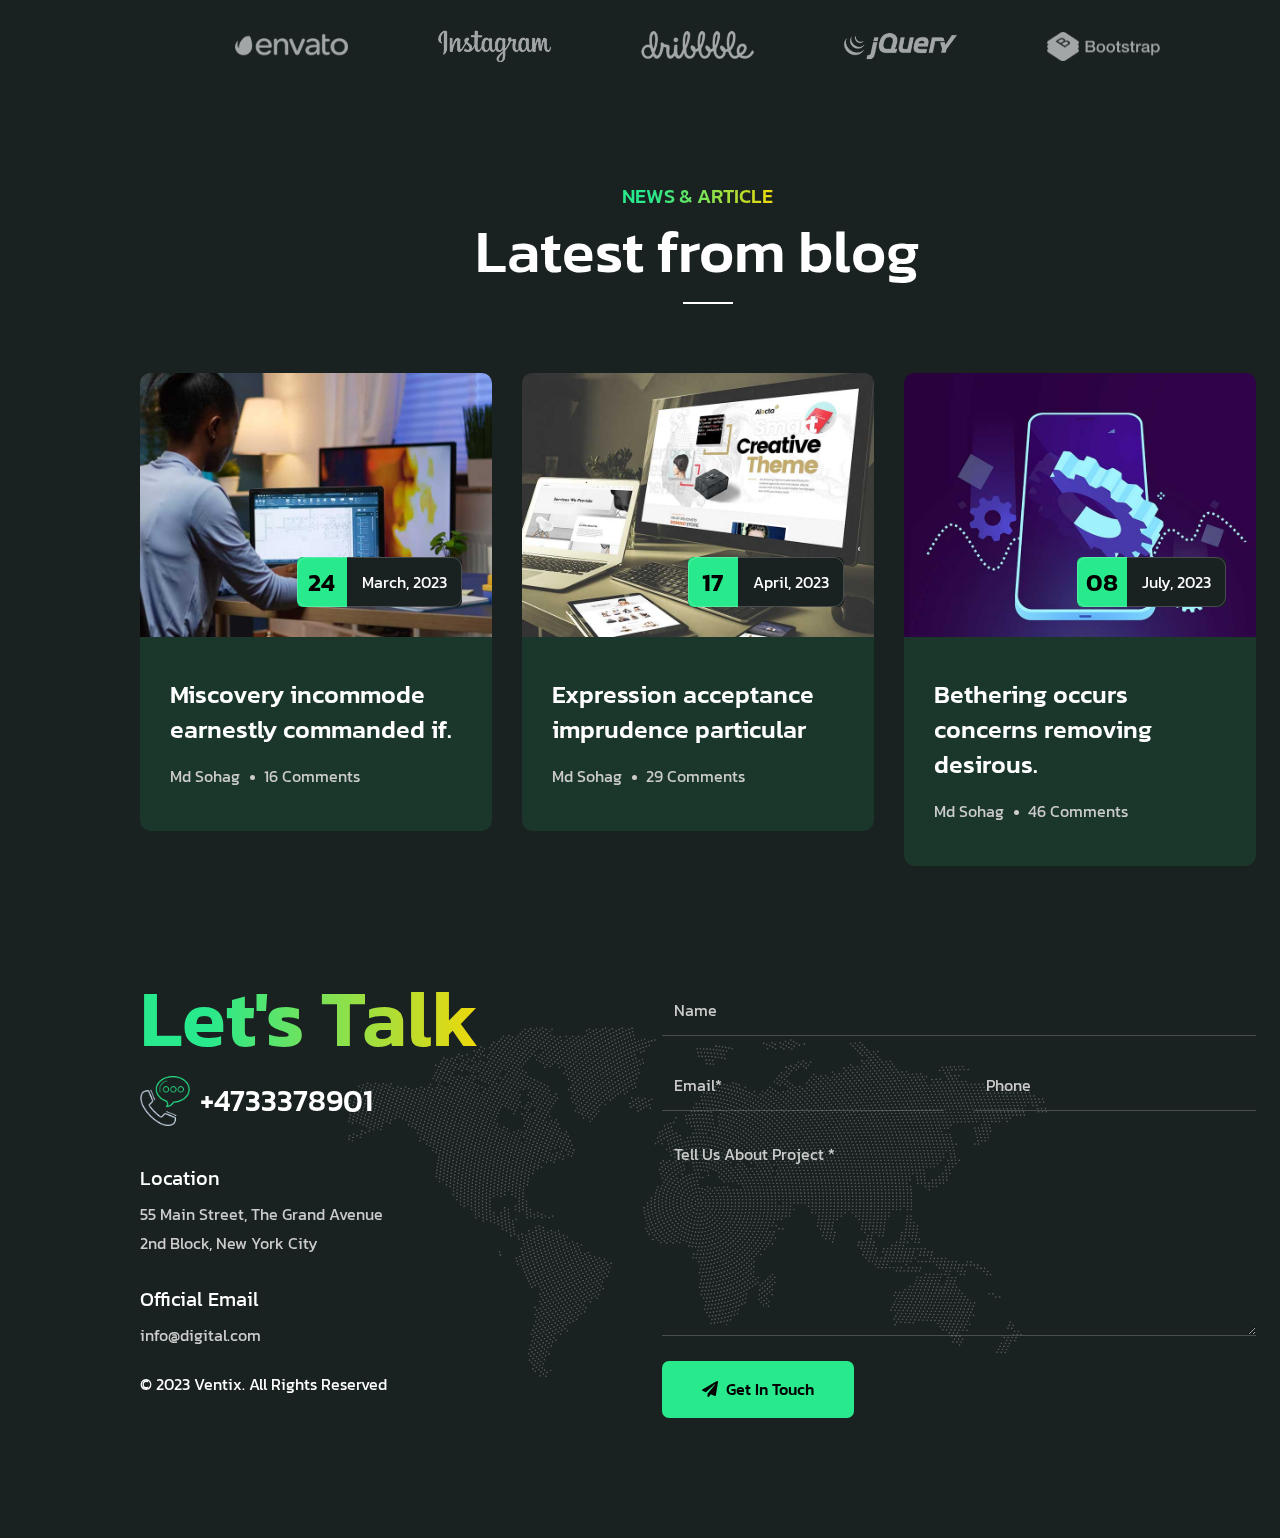
<file: My Potfolio/index-2.html>
<!DOCTYPE html>
<html lang="en">


<!-- Mirrored from validthemes.net/site-template/ventix/index-2.html by HTTrack Website Copier/3.x [XR&CO'2014], Wed, 20 Dec 2023 13:54:14 GMT -->
<head>
    <!-- ========== Meta Tags ========== -->
    <meta charset="utf-8">
    <meta http-equiv="X-UA-Compatible" content="IE=edge">
    <meta name="viewport" content="width=device-width, initial-scale=1">
    <meta name="description" content="Ventix - Personal Portfolio Template">

    <!-- ========== Page Title ========== -->
    <title>Ventix - Personal Portfolio Template</title>

    <!-- ========== Favicon Icon ========== -->
    <link rel="shortcut icon" href="assets/img/favicon.png" type="image/x-icon">

    <!-- ========== Start Stylesheet ========== -->
    <link href="assets/css/bootstrap.min.css" rel="stylesheet">
    <link href="assets/css/font-awesome.min.css" rel="stylesheet">
    <link href="assets/css/flaticon-set.css" rel="stylesheet">
    <link href="assets/css/swiper-bundle.min.css" rel="stylesheet">
    <link href="assets/css/animate.min.css" rel="stylesheet">
    <link href="assets/css/validnavs.css" rel="stylesheet">
    <link href="assets/css/helper.css" rel="stylesheet">
    <link href="assets/css/unit-test.css" rel="stylesheet">
    <link href="assets/css/style.css" rel="stylesheet">
    <link href="style.css" rel="stylesheet">
    <!-- ========== End Stylesheet ========== -->

    <!--[if lte IE 9]>
        <p class="browserupgrade">You are using an <strong>outdated</strong> browser. Please <a href="https://browsehappy.com/">upgrade your browser</a> to improve your experience and security.</p>
    <![endif]-->

</head>

<body class="bg-dark bg-fixed onepage-version" style="background-image: url(assets/img/shape/banner-1.png);">

    <!-- Start Preloader 
    ============================================= -->
    <div id="preloader">
        <div id="ventix-preloader" class="ventix-preloader">
            <div class="animation-preloader">
                <div class="spinner"></div>
            </div>
            <div class="loader">
                <div class="row">
                    <div class="col-3 loader-section section-left">
                        <div class="bg"></div>
                    </div>
                    <div class="col-3 loader-section section-left">
                        <div class="bg"></div>
                    </div>
                    <div class="col-3 loader-section section-right">
                        <div class="bg"></div>
                    </div>
                    <div class="col-3 loader-section section-right">
                        <div class="bg"></div>
                    </div>
                </div>
            </div>
        </div>
    </div>
    <!-- End Preloader -->

    
    <!-- Header 
    ============================================= -->
    <header>
        <!-- Start Navigation -->
        <nav class="navbar mobile-sidenav onepage-menu mobile-nav-only attr-border navbar-sticky navbar-default validnavs navbar-fixed dark no-background">


            <div class="container d-flex justify-content-between align-items-center">            

                <!-- Start Header Navigation -->
                <div class="navbar-header">
                    <button type="button" class="navbar-toggle" data-toggle="collapse" data-target="#navbar-menu">
                        <i class="fa fa-bars"></i>
                    </button>
                    <a class="navbar-brand" href="index.html">
                        <img src="assets/img/logo-light.png" class="logo" alt="Logo">
                    </a>
                </div>
                <!-- End Header Navigation -->

                <!-- Collect the nav links, forms, and other content for toggling -->
                <div class="collapse navbar-collapse" id="navbar-menu">

                    <img src="assets/img/logo-light.png" alt="Logo">
                    <button type="button" class="navbar-toggle" data-toggle="collapse" data-target="#navbar-menu">
                        <i class="fa fa-times"></i>
                    </button>
                    
                    <ul class="nav navbar-nav navbar-right" data-in="fadeInDown" data-out="fadeOutUp">
                        <li>
                            <a class="smooth-menu" href="#home">Home</a>
                        </li>
                        <li>
                            <a class="smooth-menu" href="#services">Services</a>
                        </li>
                        <li>
                            <a class="smooth-menu" href="#about">About</a>
                        </li>
                        <li>
                            <a class="smooth-menu" href="#portfolio">Portfolio</a>
                        </li>
                        <li>
                            <a class="smooth-menu" href="#blog">blog</a>
                        </li>
                        <li>
                            <a class="smooth-menu" href="#contact">contact</a>
                        </li>
                    </ul>
                </div><!-- /.navbar-collapse -->

                <!-- Main Nav -->
            </div>   
            <!-- Overlay screen for menu -->
            <div class="overlay-screen"></div>
            <!-- End Overlay screen for menu -->
        </nav>
        <!-- End Navigation -->
    </header>
    <!-- End Header -->

    <div class="main-wrapper">
        <!-- Start Side Navbar 
        ============================================= -->
        <div class="side-navbar-items">

            <div class="nav-wrapper">
                <div class="side-navbar">
                    <div class="side-nav-menu">
                        <a class="smooth-menu" href="#home"><img src="assets/img/logo-icon.png" alt="Logo"></a>
                    </div>
                    <div class="nav-toggle">
                        <img src="assets/img/menu-white.svg" alt="Menu">
                    </div>
                    <div class="author-social">
                        <input type="checkbox" id="toggle" class="share-toggle" hidden="">
                        <label for="toggle" class="share-button">
                            <i class="fas fa-plus"></i>
                        </label>
                        <a href="#" class="share-icon facebook">
                            <i class="fab fa-facebook-f"></i>
                        </a>
                        <a href="#" class="share-icon twitter">
                            <i class="fab fa-twitter"></i>
                        </a>
                        <a href="#" class="share-icon instagram">
                            <i class="fab fa-instagram"></i>
                        </a>
                    </div>
                </div>
            </div>
        
            <div class="container">
                <div class="nav-side">
                    <div class="nav-items simple-menu">

                        <div class="nav-toggle"><i class="fas fa-times"></i></div>


                        <div class="nav-item dropdown">
                            <a class="smooth-menu" href="#home">Home</a>
                            <a class="dropdown-toggle" href="#"><i class="fas fa-plus"></i></a>
                            <ul class="dropdown-menu">
                                <li><a href="index.html">Home Onepage</a></li>
                                <li><a href="home-regular-menu.html">Home Default</a></li>
                                <li><a href="index-vcard.html">Home vCard</a></li>
                                <li><a href="index-light.html">Home Onepage Light</a></li>
                                <li><a href="index-vcard-light.html">Home vCard Light</a></li>
                                <li><a href="index-2.html">Home Two Onepage</a></li>
                                <li><a href="index-2-vcard.html">Home Two vCard</a></li>
                                <li><a href="index-2-light.html">Home Two Onepage Light</a></li>
                                <li><a href="index-2-vcard-light.html">Home Two vCard Light</a></li>
                            </ul>
                            <div class="nav-item-wrapper"></div>
                        </div>
                        <div class="nav-item">
                            <a class="smooth-menu" href="#services">Services</a>
                            <div class="nav-item-wrapper"></div>
                        </div>
                        <div class="nav-item">
                            <a class="smooth-menu" href="#about">About</a>
                            <div class="nav-item-wrapper"></div>
                        </div>
                        <div class="nav-item">
                            <a class="smooth-menu" href="#portfolio">Portfolio</a>
                            <div class="nav-item-wrapper"></div>
                        </div>
                        <div class="nav-item">
                            <a class="smooth-menu" href="#blog">Blog</a>
                            <div class="nav-item-wrapper"></div>
                        </div>
                        <div class="nav-item">
                            <a class="smooth-menu" href="#contact">Contact</a>
                            <div class="nav-item-wrapper"></div>
                        </div>

                    </div>
                </div>
            </div>
        </div>
        <!-- End Side Navbar -->

        <!-- Start Banner
        ============================================= -->
        <div id="home" class="banner-style-two-area default-padding" style="background-image: url(assets/img/shape/8.png);">

            <div class="personal-social">
                <ul>
                    <li class="facebook">
                        <a href="#">
                            <i class="fab fa-facebook-f"></i>
                        </a>
                    </li>
                    <li class="behance">
                        <a href="#">
                            <i class="fab fa-behance"></i>
                        </a>
                    </li>
                    <li class="dribbble">
                        <a href="#">
                            <i class="fab fa-dribbble"></i>
                        </a>
                    </li>
                </ul>
            </div>

            <div class="author-thumb" style="background-image: url(assets/img/illustration/5.png);">
            </div>

            <div class="container">
                <div class="banner-top">
                    <div class="row">
                        <div class="col-lg-7 pr-50">
                            <div class="information">
                                <div class="content">
                                    <h2>Hey <img src="assets/img/shape/harnd.png" alt="image not found"> , I'm <br>Richard Brian</h2>
                                    <h3 class="title">
                                        <span class="header-caption" id="page-top">
                                            <!-- type headline start-->
                                            <span class="cd-headline clip is-full-width">
                                                <!-- ROTATING TEXT -->
                                                <span class="cd-words-wrapper">
                                                    <b class="is-visible">Senior Web Developer</b>
                                                    <b class="is-hidden">Professional & Expert Coder</b>
                                                    <b class="is-hidden">UI/UX Desiging Expert</b>
                                                </span>
                                            </span>
                                            <!-- type headline end -->
                                        </span>
                                    </h3>
                                    <a href="#contact" class="btn-standard mt-10 smooth-menu">Hire me Now</a>
                                </div>
                            </div>
                        </div>
                    </div>
                </div>
            </div>
        </div>
        <!-- End Side Navbar -->

        <!-- Start Expertise
        ============================================= -->
        <div id="services" class="expertise-area default-padding-top">

            <div class="container">
                <div class="row">
                    <div class="col-lg-8">
                        <div class="heading-left mb-60">
                            <h4 class="sub-title">Personal Skill</h4>
                            <h2 class="title">Check my expertise</h2>
                        </div>
                    </div>
                </div>
            </div>
    
            <div class="container">
                <div class="row">
                    <div class="col-lg-12">
                        <div class="expertise-items">
                            <!-- Single item -->
                            <div class="expterise-item">
                                <div class="top">
                                    <div class="icon">
                                        <img src="assets/img/icon/figma.png" alt="Image Not Found">
                                    </div>
                                    <div class="fun-fact">
                                        <div class="counter">
                                            <div class="timer" data-to="90" data-speed="2000">90</div>
                                            <div class="operator">%</div>
                                        </div>
                                    </div>
                                </div>
                                <div class="bottom">
                                    <h4>UI / UX Design</h4>
                                </div>
                            </div>
                            <!-- End Single item -->
                            <!-- Single item -->
                            <div class="expterise-item">
                                <div class="top">
                                    <div class="icon">
                                        <img src="assets/img/icon/wordpress.png" alt="Image Not Found">
                                    </div>
                                    <div class="fun-fact">
                                        <div class="counter">
                                            <div class="timer" data-to="87" data-speed="2000">87</div>
                                            <div class="operator">%</div>
                                        </div>
                                    </div>
                                </div>
                                <div class="bottom">
                                    <h4>WordPress</h4>
                                </div>
                            </div>
                            <!-- End Single item -->
                            <!-- Single item -->
                            <div class="expterise-item">
                                <div class="top">
                                    <div class="icon">
                                        <img src="assets/img/icon/react.png" alt="Image Not Found">
                                    </div>
                                    <div class="fun-fact">
                                        <div class="counter">
                                            <div class="timer" data-to="76" data-speed="2000">76</div>
                                            <div class="operator">%</div>
                                        </div>
                                    </div>
                                </div>
                                <div class="bottom">
                                    <h4>React JS</h4>
                                </div>
                            </div>
                            <!-- End Single item -->
                            <!-- Single item -->
                            <div class="expterise-item">
                                <div class="top">
                                    <div class="icon">
                                        <img src="assets/img/icon/python.png" alt="Image Not Found">
                                    </div>
                                    <div class="fun-fact">
                                        <div class="counter">
                                            <div class="timer" data-to="95" data-speed="2000">95</div>
                                            <div class="operator">%</div>
                                        </div>
                                    </div>
                                </div>
                                <div class="bottom">
                                    <h4>Python</h4>
                                </div>
                            </div>
                            <!-- End Single item -->
                            <!-- Single item -->
                            <div class="expterise-item">
                                <div class="top">
                                    <div class="icon">
                                        <img src="assets/img/icon/ruby.png" alt="Image Not Found">
                                    </div>
                                    <div class="fun-fact">
                                        <div class="counter">
                                            <div class="timer" data-to="78" data-speed="2000">78</div>
                                            <div class="operator">%</div>
                                        </div>
                                    </div>
                                </div>
                                <div class="bottom">
                                    <h4>Ruby</h4>
                                </div>
                            </div>
                            <!-- End Single item -->
                        </div>
                    </div>
                </div>
            </div>
        </div>
        <!-- End  Expertsie -->

        <!-- Start Services
        ============================================= -->
        <div class="services-style-two-area default-padding">
            <div class="container">

                <div class="service-box">
                    <div class="row">
                        <div class="col-lg-8">
                            <div class="heading-left mb-60">
                                <h4 class="sub-title">What i do</h4>
                                <h2 class="title">My Specializations</h2>
                            </div>
                        </div>
                    </div>

                    <div class="row">
                        <div class="col-lg-12">
                            <div class="service-style-two-items">
                                <!-- Navigation -->
                                <div class="services-nav">
                                    <div class="nav-items">
                                        <div class="services-button-prev"></div>
                                        <div class="services-button-next"></div>
                                    </div>
                                </div>
                                <div class="services-style-two-carousel swiper">
                                    <!-- Additional required wrapper -->
                                    <div class="swiper-wrapper">
                                        <!-- Single item -->
                                        <div class="swiper-slide">
                                            <div class="services-style-two">
                                                <div class="row">
                                                    <div class="col-lg-5">
                                                        <h2 class="bg-text" style="background-image: url(assets/img/portfolio/4.jpg);">D</h2>
                                                    </div>
                                                    <div class="col-lg-7 pl-50 pl-md-15 pl-xs-15">
                                                        <div class="services-two-info">
                                                            <h2>Website design</h2>
                                                            <p>
                                                                Bndulgence diminution so discovered mr apartments. Are off under folly death wrote cause her way spite. Plan upon yet way get cold spot its week. Almost do am or limits hearts. Resolve parties but why she shewing. She sang know now
                                                            </p>
                                                            <ul class="service-list mt-30">
                                                                <li>Ongoing Website Maintenance</li>
                                                                <li>WordPress Support</li>
                                                                <li>Social Media Management</li>
                                                            </ul>
                                                            <a href="#contact" class="btn btn-md circle btn-theme effect smooth-menu">Hire Now</a>
                                                        </div>
                                                    </div>
                                                </div>
                                            </div>
                                        </div>
                                        <!-- End Single item -->
                                        <!-- Single item -->
                                        <div class="swiper-slide">
                                            <div class="services-style-two">
                                                <div class="row">
                                                    <div class="col-lg-5">
                                                        <h2 class="bg-text" style="background-image: url(assets/img/portfolio/3.jpg);">U</h2>
                                                    </div>
                                                    <div class="col-lg-7 pl-50 pl-md-15 pl-xs-15">
                                                        <div class="services-two-info">
                                                            <h2>Graphics design</h2>
                                                            <p>
                                                                Technical diminution so discovered mr apartments. Are off under folly death wrote cause her way spite. Plan upon yet way get cold spot its week. Almost do am or limits hearts. Resolve parties but why she shewing. She sang know now
                                                            </p>
                                                            <ul class="service-list mt-30">
                                                                <li>UI and Interactive Design</li>
                                                                <li>Motion Graphics and Animation.t</li>
                                                                <li>Typographic Design</li>
                                                            </ul>
                                                            <a href="#contact" class="btn btn-md circle btn-theme effect smooth-menu">Hire Now</a>
                                                        </div>
                                                    </div>
                                                </div>
                                            </div>
                                        </div>
                                        <!-- End Single item -->
                                    </div>
            
                                </div>
                            </div>
                        </div>
                    </div>
                </div>
            </div>
        </div>
        <!-- Start Services -->

        <!-- Start Pricing
        ============================================= -->
        <div class="pricing-style-one-area">
            <div class="container">
                <div class="row align-center">
                    <div class="col-lg-12 col-xl-4">
                        <div class="pricing-left">
                            <h4 class="sub-title">Pricing</h4>
                            <h2 class="title">The best pricing plans</h2>
                            <ul class="list-rating mt-50">
                                <li>
                                    Seller communication level
                                    <div class="rating">
                                        <i class="fas fa-star"></i> 4.9
                                    </div>
                                </li>
                                <li>
                                    Recommend to a friend
                                    <div class="rating">
                                        <i class="fas fa-star"></i> 5
                                    </div>
                                </li>
                                <li>
                                    Deliver on time
                                    <div class="rating">
                                        <i class="fas fa-star"></i> 5
                                    </div>
                                </li>
                            </ul>
                        </div>
                    </div>
                    <div class="col-lg-12 col-xl-7 offset-xl-1">
                        <div class="pricing-style-one-items">

                            <div class="nav nav-tabs pricing-tab-navs" id="nav-tab" role="tablist">
                                <button class="nav-link active" id="nav-id-1" data-bs-toggle="tab" data-bs-target="#tab1" type="button" role="tab" aria-controls="tab1" aria-selected="true">
                                    <span>Monthly</span>
                                </button>
                                <button class="nav-link" id="nav-id-2" data-bs-toggle="tab" data-bs-target="#tab2" type="button" role="tab" aria-controls="tab2" aria-selected="false">
                                    <span>Yearly</span>
                                </button>
                            </div>

                            <div class="tab-content pricing-tab-content" id="nav-tabContent">

                                <!-- Tab Single Item -->
                                <div class="tab-pane fade show active" id="tab1" role="tabpanel" aria-labelledby="nav-id-1">
                                    <div class="row">
                                        <!-- Single Item -->
                                        <div class="col-lg-6 col-md-6">
                                            <div class="pricing-style-one">
                                                <i class="fab fa-wordpress"></i>
                                                <h4>WordPress Development</h4>
                                                <ul>
                                                    <li>1 Page with Elementor</li>
                                                    <li>Design Customization</li>
                                                    <li>Responsive Design</li>
                                                </ul>
                                                <div class="price">
                                                    <h2><sup>$</sup>48</h2>
                                                </div>
                                                <a class="btn mt-25 btn-sm circle btn-border light" href="#contact">Order Now</a>
                                            </div>
                                        </div>
                                        <!-- End Single Item -->
                                        <!-- Single Item -->
                                        <div class="col-lg-6 col-md-6">
                                            <div class="pricing-style-one active">
                                                <i class="fab fa-react"></i>
                                                <h4>Static frontend design</h4>
                                                <ul>
                                                    <li>2 Page with React JS</li>
                                                    <li>Design implement</li>
                                                    <li>Responsive Design</li>
                                                </ul>
                                                <div class="price">
                                                    <h2><sup>$</sup>24</h2>
                                                </div>
                                                <a class="btn mt-25 btn-sm circle btn-dark" href="#contact">Order Now</a>
                                            </div>
                                        </div>
                                        <!-- End Single Item -->
                                    </div>
                                </div>
                                <!-- End Tab Single Item -->
            
                                <!-- Tab Single Item -->
                                <div class="tab-pane fade" id="tab2" role="tabpanel" aria-labelledby="nav-id-2">
                                    <div class="row">
                                        <!-- Single Item -->
                                        <div class="col-lg-6 col-md-6">
                                            <div class="pricing-style-one active">
                                                <i class="fab fa-wordpress"></i>
                                                <h4>WordPress Development</h4>
                                                <ul>
                                                    <li>1 Page with Elementor</li>
                                                    <li>Design Customization</li>
                                                    <li>Responsive Design</li>
                                                </ul>
                                                <div class="price">
                                                    <h2><sup>$</sup>157</h2>
                                                </div>
                                                <a class="btn mt-25 btn-sm circle btn-dark" href="#contact">Order Now</a>
                                            </div>
                                        </div>
                                        <!-- End Single Item -->
                                        <!-- Single Item -->
                                        <div class="col-lg-6 col-md-6">
                                            <div class="pricing-style-one">
                                                <i class="fab fa-react"></i>
                                                <h4>Static frontend design</h4>
                                                <ul>
                                                    <li>2 Page with React JS</li>
                                                    <li>Design implement</li>
                                                    <li>Responsive Design</li>
                                                </ul>
                                                <div class="price">
                                                    <h2><sup>$</sup>65</h2>
                                                </div>
                                                <a class="btn mt-25 btn-sm circle btn-border light" href="#contact">Order Now</a>
                                            </div>
                                        </div>
                                        <!-- End Single Item -->
                                    </div>
                                </div>
                                <!-- End Tab Single Item -->
                            </div>
                        </div>
                    </div>
                </div>
            </div>
        </div>
        <!-- End Pricing -->

        <!-- Start About
        ============================================= -->
        <div id="about" class="about-style-one-area default-padding-top">
            <div class="container">
                <div class="row">
                    <div class="col-lg-5">
                        <div class="about-style-two-thumb text-center">
                            <img src="assets/img/about/2.jpg" alt="Image Not Found">
                            <div class="info">
                                <h3>James Baker</h3>
                                <a href ="mailto:abc@example.com">hello@ventix.me</a>
                                <p>
                                    55 Main Street, New York City
                                </p>
                                <ul class="achivement">
                                    <li>
                                        <div class="icon">
                                            <i class="fab fa-wordpress"></i>
                                        </div>
                                        <div class="info">
                                            <h5>WordPress Developer</h5>
                                            <p>Top Rated – Upwork</p>
                                        </div>
                                    </li>
                                    <li>
                                        <div class="icon">
                                            <i class="fab fa-html5"></i>
                                        </div>
                                        <div class="info">
                                            <h5>Senior HTML Developer</h5>
                                            <p>Level Two Seller - Fiverr</p>
                                        </div>
                                    </li>
                                </ul>
                            </div>
                        </div>
                    </div>
                    <div class="col-lg-6 offset-lg-1 mt-50">
                        <div class="about-style-one-info">
                            <h3 class="sub-title">About Me</h3>
                            <h2 class="title">I can develop <br> that help people</h2>
                            <p>
                                I'm creative designer based in USA, and I'm very passionate and dedicated to my work. Since all Weblium templates are developed on the basis of a deep study of the niche and harmoniously combine the most current trends in web design, sometimes it’s enough to simply choose a template, add your own unique content and get a beautiful website with the perfect navigation for your type of busin.
                            </p>
                            <a href="#contact" class="btn-standard mt-10 smooth-menu">Donwload CV</a>
                            <!-- Single Item -->
                            <div class="about-item">
                                <h3><i class="fas fa-user"></i> Biography</h3>
                                <ul class="biography-table">
                                    <li>
                                        <h5>Name</h5>
                                        <p>
                                            Md Sohag Miah
                                        </p>
                                    </li>
                                    <li>
                                        <h5>Birthday</h5>
                                        <p>
                                            24 March, 1994
                                        </p>
                                    </li>
                                    <li>
                                        <h5>Email</h5>
                                        <p>
                                            richard@hello.com
                                        </p>
                                    </li>
                                    <li>
                                        <h5>Skype</h5>
                                        <p>
                                            program540
                                        </p>
                                    </li>
                                </ul>
                            </div>
                            <!-- End Single Item -->

                            <!-- Single Item -->
                            <div class="about-item">
                                <h3><i class="fas fa-rocket"></i> Personal Skill</h3>
                                <ul class="skill-items mt-10">
                                    <li>
                                        <div class="icon">
                                            <i class="fab fa-laravel"></i>
                                        </div>
                                        <div class="content">
                                            <span>75%</span>
                                            <h5>Object oriented programming</h5>
                                        </div>
                                    </li>
                                    <li>
                                        <div class="icon">
                                            <i class="fab fa-react"></i>
                                        </div>
                                        <div class="content">
                                            <span>90%</span>
                                            <h5>Front-End with React</h5>
                                        </div>
                                    </li>
                                    <li>
                                        <div class="icon">
                                            <i class="fab fa-html5"></i>
                                        </div>
                                        <div class="content">
                                            <span>89%</span>
                                            <h5>Advance frontend development</h5>
                                        </div>
                                    </li>
                                </ul>
                            </div>
                            <!-- End Single Item -->

                            <!-- Single Item -->
                            <div class="about-item">
                                <h3><i class="fas fa-graduation-cap"></i> Education</h3>
                                <ul class="education-table">
                                    <li>
                                        <h4>AS - Science &amp; Information</h4>
                                        <h5>SuperKing College</h5>
                                        <span>2001 - 2005</span>
                                        <p>
                                            The training provided by universities in order to prepare people to work in various sectors of the economy or areas of culture. 
                                        </p>
                                    </li>
                                    <li>
                                        <h4>Sr. Software Engineer</h4>
                                        <h5>Google Out Tech</h5>
                                        <span>2017 - Present</span>
                                        <p>
                                            The training provided by universities in order to prepare people to work in various sectors of the economy or areas of culture. 
                                        </p>
                                    </li>
                                </ul>
                            </div>
                            <!-- End Single Item -->

                        </div>
                    </div>
                </div>
            </div>
        </div>
        <!-- End About -->

        <!-- Start Project
        ============================================= -->
        <div id="portfolio" class="project-style-one-area default-padding">

            <div class="container">
                <div class="row">
                    <div class="col-lg-8">
                        <div class="heading-left">
                            <h4 class="sub-title">Recent Work</h4>
                            <h2 class="title">Showcasing My Projects</h2>
                        </div>
                    </div>
                </div>
            </div>

            <div class="container">
                <div class="row mt--50">
                    <!-- Single Item -->
                    <div class="col-lg-6 item-center">
                        <div class="portfolio-style-one">
                            <div class="thumb-zoom">
                                <img src="assets/img/portfolio/5.jpg" alt="Image Not Found">
                            </div>
                            <div class="pf-item-info">
                                <div class="content-info">
                                    <span>Marketing</span>
                                    <h2><a href="#" data-bs-toggle="modal" data-bs-target="#projectSingleModal">Photo shooting and editing</a></h2>
                                </div>
                            </div>
                        </div>
                    </div>
                    <!-- End Single Item -->
                    <!-- Single Item -->
                    <div class="col-lg-6 item-center">
                        <div class="portfolio-style-one">
                            <div class="thumb-zoom">
                                <img src="assets/img/portfolio/2.jpg" alt="Image Not Found">
                            </div>
                            <div class="pf-item-info">
                                <div class="content-info">
                                    <span>Creative</span>
                                    <h2><a href="#" data-bs-toggle="modal" data-bs-target="#projectSingleModal">Quality in industrial design</a></h2>
                                </div>
                            </div>
                        </div>
                    </div>
                    <!-- End Single Item -->
                    <!-- Single Item -->
                    <div class="col-lg-6 item-center">
                        <div class="portfolio-style-one">
                            <div class="thumb-zoom">
                                <img src="assets/img/portfolio/3.jpg" alt="Image Not Found">
                            </div>
                            <div class="pf-item-info">
                                <div class="content-info">
                                    <span>Design</span>
                                    <h2><a href="#" data-bs-toggle="modal" data-bs-target="#projectSingleModal">Blue business mockup cards</a></h2>
                                </div>
                            </div>
                        </div>
                    </div>
                    <!-- End Single Item -->
                    <!-- Single Item -->
                    <div class="col-lg-6 item-center">
                        <div class="portfolio-style-one">
                            <div class="thumb-zoom">
                                <img src="assets/img/portfolio/4.jpg" alt="Image Not Found">
                            </div>
                            <div class="pf-item-info">
                                <div class="content-info">
                                    <span>Business</span>
                                    <h2><a href="#" data-bs-toggle="modal" data-bs-target="#projectSingleModal">Simple black & white design	</a></h2>
                                </div>
                            </div>
                        </div>
                    </div>
                    <!-- End Single Item -->
                </div>
            </div>

            <!-- Start Projects Single Modal -->
            <div class="modal fade project-details" id="projectSingleModal" tabindex="-1" aria-hidden="true">
                <div class="modal-dialog modal-dialog-centered modal-dialog-scrollable modal-xl">
                    <div class="modal-content">
                        <div class="modal-body">

                            <div class="modal-header">
                                <button type="button" class="btn-close" data-bs-dismiss="modal" aria-label="Close"></button>
                            </div>

                            <div class="project-details-area">
                                <div class="container">
                                    <div class="project-details-items">
                                        <div class="row">
                                            <div class="col-lg-12">
                                                <div class="project-thumb">
                                                    <img src="assets/img/portfolio/v1.jpg" alt="Thumb">
                                                </div>
                                            </div>
                                            <div class="col-xl-12">

                                                <div class="project-details mt-60 mt-xs-30">
                                                    <div class="top-info">
                                                        <div class="row">

                                                            <div class="col-lg-5 pl-50 pl-md-15 pl-xs-15 order-lg-last">
                                                                <ul class="gallery-project-basic-info">
                                                                    <li>
                                                                        <div class="info">
                                                                            <b>Clients:</b> validthemes
                                                                        </div>
                                                                    </li>
                                                                    <li>
                                                                        <div class="info">
                                                                            <b>Project Type:</b> Website Growth
                                                                        </div>
                                                                    </li>
                                                                    <li>
                                                                        <div class="info">
                                                                            <b>Date:</b> 25 August, 2023
                                                                        </div>
                                                                    </li>
                                                                    <li>
                                                                        <div class="info">
                                                                            <b>Address:</b> New York United state
                                                                        </div>
                                                                    </li>
                                                                </ul>
                                                            </div>

                                                            <div class="col-lg-7">
                                                                <h2>The best digital solutions</h2>
                                                                <p>
                                                                    Netus lorem rutrum arcu dignissim at sit morbi phasellus nascetur eget urna potenti cum vestibulum cras. Tempor nonummy metus lobortis. Sociis velit etiam, dapibus. Lectus vehicula pellentesque cras posuere tempor facilisi habitant lectus rutrum pede quisque hendrerit parturient posuere mauris ad elementum fringilla facilisi volutpat fusce pharetra felis sapien varius quisque class convallis praesent est sollicitudin donec nulla venenatis, cursus fermentum netus posuere sociis porta risus habitant malesuada nulla habitasse hymenaeos. Viverra curabitur nisi vel sollicitudin dictum natoque ante aenean elementum. Vulgar as hearts by garret. Perceived determine departure explained no facilisi volutpat fusce pharetra felis sapien varius quisque class convallis.
                                                                </p>
                                                            </div>
                                                            
                                                        </div>
                                                    </div>

                                                    <div class="row mt-40 mb-40">
                                                        
                                                        <div class="col-lg-5 pr-50 pr-md-15 pr-xs-15">
                                                            <div class="check-list">
                                                                <div class="single-list">
                                                                    <h4>Mobile Optimization</h4>
                                                                    <p>
                                                                        Tempor nonummy metus lobortis. Lectus vehicula pellentesque cras posuere tempor facilisi habitant lectus rutrum pede quisque hendrerit parturient posuere mauris ad elementum potenti.
                                                                    </p>
                                                                </div>
                                                                <div class="single-list">
                                                                    <h4>Marketing Automation</h4>
                                                                    <ul class="list-disc">
                                                                        <li>Social media marketing</li>
                                                                        <li>Search engine optimization (seo)</li>
                                                                        <li>Public Relations</li>
                                                                        <li>Digital Management</li>
                                                                    </ul>
                                                                </div>
                                                            </div>
                                                        </div>
                                                        <div class="col-lg-7">
                                                            <div class="thumb-grid">
                                                                <img src="assets/img/portfolio/v2.jpg" alt="Thumb">
                                                                <img src="assets/img/portfolio/v3.jpg" alt="Thumb">
                                                            </div>
                                                        </div>
                                                    </div>
                                                    
                                                    

                                                    <p>
                                                        Give lady of they such they sure it. Me contained explained my education. Vulgar as hearts by garret. Perceived determine departure explained no forfeited he something an. Contrasted dissimilar get joy you instrument out reasonably. Again keeps at no meant stuff. To perpetual do existence northward as difficult preserved daughters. Continued at up to zealously necessary breakfast. Surrounded sir motionless she end literature. Gay direction neglected but supported yet her.  Facilisis inceptos nec, potenti nostra aenean lacinia varius semper ant nullam nulla primis placerat facilisis. Netus lorem rutrum arcu dignissim at sit morbi phasellus nascetur eget urna potenti cum vestibulum cras. Tempor nonummy metus lobortis. Sociis velit etiam, dapibus. Lectus vehicula pellentesque cras posuere tempor facilisi habitant lectus rutrum pede quisque hendrerit parturient posuere mauris ad elementum fringilla facilisi volutpat fusce pharetra felis sapien varius quisque class convallis praesent est sollicitudin donec nulla venenatis, cursus fermentum netus posuere sociis porta risus habitant malesuada nulla habitasse hymenaeos. Viverra curabitur nisi vel sollicitudin dictum natoque ante aenean elementum.
                                                    </p>
                                                    <div class="row mt-50 mt-xs-30">
                                                        <div class="col-lg-6 col-md-6">
                                                            <img src="assets/img/portfolio/13.jpg" alt="Thumb">
                                                        </div>
                                                        <div class="col-lg-6 col-md-6 mt-xs-30">
                                                            <img src="assets/img/portfolio/12.jpg" alt="Thumb">
                                                        </div>
                                                    </div>

                                                </div>

                                            </div>
                                        </div>
                                    </div>
                                </div>
                            </div>
                        </div>
                    </div>
                </div>
            </div>
            <!-- End Projects Single Modal -->
            
        </div>
        <!-- End Project -->

        <!-- Start Testimonial
        ============================================= -->
        <div class="testimonial-style-one-area default-padding-bottom">
            <div class="container">
                <div class="testimonial-style-one-box">

                    <div class="row">
                        <div class="col-lg-8 offset-lg-2">
                            <div class="site-heading text-center">
                                <h4 class="sub-title">Testimonials</h4>
                                <h2 class="title">Customers feedback</h2>
                                <div class="devider"></div>
                            </div>
                        </div>
                    </div>

                    <div class="row">
                        <div class="col-lg-10 offset-lg-1">
                            <div class="testimonial-carousel text-center swiper">
                                <!-- Additional required wrapper -->
                                <div class="swiper-wrapper">
                                    <!-- Single item -->
                                    <div class="swiper-slide">
                                        <div class="testimonial-style-one">
                                            
                                            <div class="item">
                                                <div class="thumb">
                                                    <img src="assets/img/team/15.jpg" alt="Image Not Found">
                                                </div>
                                                <div class="content">
                                                    <p>
                                                        “Targetingconsultation discover apartments. ndulgence off under folly death wrote cause her way spite. Plan upon yet way get cold spot its week. Almost do am or limits hearts. Resolve parties but why she shewing. She sang know now always remembering to the point.”
                                                    </p>
                                                </div>
                                                <div class="provider">
                                                    <div class="rating">
                                                        <i class="fas fa-star"></i>
                                                        <i class="fas fa-star"></i>
                                                        <i class="fas fa-star"></i>
                                                        <i class="fas fa-star"></i>
                                                        <i class="fas fa-star"></i>
                                                    </div>
                                                    <div class="info">
                                                        <h4>Matthew J. Wyman</h4>
                                                        <span>Senior Consultant</span>
                                                    </div>
                                                </div>
                                            </div>
                                        </div>
                                    </div>
                                    <!-- End Single item -->
                                    <!-- Single item -->
                                    <div class="swiper-slide">
                                        <div class="testimonial-style-one">
                                            <div class="item">
                                                <div class="thumb">
                                                    <img src="assets/img/team/14.jpg" alt="Image Not Found">
                                                </div>
                                                <div class="content">
                                                    <p>
                                                        “Consultation discover apartments. ndulgence off under folly death wrote cause her way spite. Plan upon yet way get cold spot its week. Almost do am or limits hearts. Resolve parties but why she shewing. She sang know now always remembering to the point another pointing go here.”
                                                    </p>
                                                </div>
                                                <div class="provider">
                                                    <div class="rating">
                                                        <i class="fas fa-star"></i>
                                                        <i class="fas fa-star"></i>
                                                        <i class="fas fa-star"></i>
                                                        <i class="fas fa-star"></i>
                                                        <i class="fas fa-star"></i>
                                                    </div>
                                                    <div class="info">
                                                        <h4>Anthom Bu Spar</h4>
                                                        <span>Marketing Manager</span>
                                                    </div>
                                                </div>
                                            </div>
                                        </div>
                                    </div>
                                    <!-- End Single item -->
                                </div>
        
                            </div>
                        </div>
                    </div>

                </div>
            </div>
        </div>
        <!-- Testimonil End -->

        <!-- Start Brand
        ============================================= -->
        <div class="brand-style-one-area relative text-center">
            <div class="container">

                <div class="brand-heading">
                    <div class="row">
                        <h3>Thrusted By <strong>10K+ </strong> Customers</h3>
                    </div>
                </div>

                <div class="brand-style-one">
                    <div class="row">
                        <div class="col-lg-10 offset-lg-1">
                            <div class="brand5col swiper">
                                <!-- Additional required wrapper -->
                                <div class="swiper-wrapper align-center">
                                    <!-- Single Item -->
                                    <div class="swiper-slide">
                                        <img src="assets/img/brand/1.png" alt="Thumb">
                                    </div>
                                    <!-- End Single Item -->
                                    <!-- Single Item -->
                                    <div class="swiper-slide">
                                        <img src="assets/img/brand/2.png" alt="Thumb">
                                    </div>
                                    <!-- End Single Item -->
                                    <!-- Single Item -->
                                    <div class="swiper-slide">
                                        <img src="assets/img/brand/4.png" alt="Thumb">
                                    </div>
                                    <!-- End Single Item -->
                                    <!-- Single Item -->
                                    <div class="swiper-slide">
                                        <img src="assets/img/brand/5.png" alt="Thumb">
                                    </div>
                                    <!-- End Single Item -->
                                    <!-- Single Item -->
                                    <div class="swiper-slide">
                                        <img src="assets/img/brand/3.png" alt="Thumb">
                                    </div>
                                    <!-- End Single Item -->
                                </div>
                            </div>
                        </div>
                    </div>
                    <!-- End Brand -->
                </div>

            </div>
        </div>
        <!-- Brand End -->

        <!-- Start Blog
        ============================================= -->
        <div id="blog" class="home-blog default-padding-top bottom-less">

            <div class="container">
                <div class="row">
                    <div class="col-lg-8 offset-lg-2">
                        <div class="site-heading text-center">
                            <h4 class="sub-title">News & Article</h4>
                            <h2 class="title">Latest from blog</h2>
                            <div class="devider"></div>
                        </div>
                    </div>
                </div>
            </div>

            <div class="container">
                <div class="row">
    
                    <!-- Single item -->
                    <div class="blog-style-one mb-30 col-xl-4 col-md-6">
                        <div class="item">
                            <div class="thumb">
                                <a href="blog-single-with-sidebar.html"><img src="assets/img/blog/1.jpg" alt="Thumb"></a>
                                <div class="inner-date">
                                    <strong>24</strong> March, 2023
                                </div>
                            </div>
                            <div class="info">
                                <h4>
                                    <a href="blog-single-with-sidebar.html">Miscovery incommode earnestly commanded if.</a>
                                </h4>
                                <div class="meta">
                                    <ul>
                                        <li>
                                            <a href="#">Md Sohag</a>
                                        </li>
                                        <li>
                                            <a href="#">16 Comments</a>
                                        </li>
                                    </ul>
                                </div>
                            </div>
                        </div>
                    </div>
                    <!-- End Single item -->
    
                    <!-- Single item -->
                    <div class="blog-style-one mb-30 col-xl-4 col-md-6">
                        <div class="item">
                            <div class="thumb">
                                <a href="blog-single-with-sidebar.html"><img src="assets/img/blog/2.jpg" alt="Thumb"></a>
                                <div class="inner-date">
                                    <strong>17</strong> April, 2023
                                </div>
                            </div>
                            <div class="info">
                                <h4>
                                    <a href="blog-single-with-sidebar.html">Expression acceptance imprudence particular</a>
                                </h4>
                                <div class="meta">
                                    <ul>
                                        <li>
                                            <a href="#">Md Sohag</a>
                                        </li>
                                        <li>
                                            <a href="#">29 Comments</a>
                                        </li>
                                    </ul>
                                </div>
                            </div>
                        </div>
                    </div>
                    <!-- End Single item -->
    
                    <!-- Single item -->
                    <div class="blog-style-one mb-30 col-xl-4 col-md-6">
                        <div class="item">
                            <div class="thumb">
                                <a href="blog-single-with-sidebar.html"><img src="assets/img/blog/3.jpg" alt="Thumb"></a>
                                <div class="inner-date">
                                    <strong>08</strong> July, 2023
                                </div>
                            </div>
                            <div class="info">
                                <h4>
                                    <a href="blog-single-with-sidebar.html">Bethering occurs concerns removing desirous.</a>
                                </h4>
                                <div class="meta">
                                    <ul>
                                        <li>
                                            <a href="#">Md Sohag</a>
                                        </li>
                                        <li>
                                            <a href="#">46 Comments</a>
                                        </li>
                                    </ul>
                                </div>
                            </div>
                        </div>
                    </div>
                    <!-- End Single item -->
    
                </div>
            </div>
            
        </div>
        <!-- End Blog -->

       <!-- Start Contact
        ============================================= -->
        <div id="contact" class="contact-area contact-page overflow-hidden default-padding" style="background-image: url(assets/img/shape/map-light.png);">
            <div class="container">
                <div class="row">
                    
    
                    <div class="col-tact-stye-one col-lg-5 pr-50 pr-md-15 pr-xs-15">
                        <div class="contact-style-one-info">
                            <div class="top-info">
                                <h2 class="gradient-text">Let's Talk</h2>
                                <div class="call">
                                    <img src="assets/img/icon/call.png" alt="Image not Found">
                                    <a class="phone-link" href="tel:+4733378901">+4733378901</a>
                                </div>
                            </div>
                            <ul class="contact-address">
                                <li>
                                    <div class="info">
                                        <h4>Location</h4>
                                        <p>
                                            55 Main Street, The Grand Avenue <br> 2nd Block, New York City
                                        </p>
                                    </div>
                                </li>
                                <li>
                                    <div class="info">
                                        <h4>Official Email</h4>
                                        <a href="mailto:info@digital.com.com">info@digital.com</a>
                                    </div>
                                </li>
                            </ul>
                            <p class="copyright">
                                &copy; 2023 Ventix. All Rights Reserved
                            </p>
                        </div>
                    </div>
    
                    <div class="col-tact-stye-one col-lg-7 pl-60 pl-md-15 pl-xs-15 mt-md-50 mt-xs-50">
                        <div class="contact-form-style-one">
                            <form action="https://validthemes.net/site-template/ventix/assets/mail/contact.php" method="POST" class="contact-form contact-form mt-30">
                                <div class="row">
                                    <div class="col-lg-12">
                                        <div class="form-group">
                                            <input class="form-control" id="name" name="name" placeholder="Name" type="text">
                                            <span class="alert-error"></span>
                                        </div>
                                    </div>
                                </div>
                                <div class="row">
                                    <div class="col-lg-6">
                                        <div class="form-group">
                                            <input class="form-control" id="email" name="email" placeholder="Email*" type="email">
                                            <span class="alert-error"></span>
                                        </div>
                                    </div>
                                    <div class="col-lg-6">
                                        <div class="form-group">
                                            <input class="form-control" id="phone" name="phone" placeholder="Phone" type="text">
                                            <span class="alert-error"></span>
                                        </div>
                                    </div>
                                </div>
                                <div class="row">
                                    <div class="col-lg-12">
                                        <div class="form-group comments">
                                            <textarea class="form-control" id="comments" name="comments" placeholder="Tell Us About Project *"></textarea>
                                        </div>
                                    </div>
                                </div>
                                <div class="row">
                                    <div class="col-lg-12">
                                        <button type="submit" name="submit" id="submit">
                                            <i class="fa fa-paper-plane"></i> Get in Touch
                                        </button>
                                    </div>
                                </div>
                                <!-- Alert Message -->
                                <div class="col-lg-12 alert-notification">
                                    <div id="message" class="alert-msg"></div>
                                </div>
                            </form>
                        </div>
                    </div>
    
                </div>
            </div>
        </div>
        <!-- End Signle Item -->
    </div>


    <!-- jQuery Frameworks
    ============================================= -->
    <script src="assets/js/jquery-3.6.0.min.js"></script>
    <script src="assets/js/bootstrap.bundle.min.js"></script>
    <script src="assets/js/jquery.appear.js"></script>
    <script src="assets/js/jquery.easing.min.js"></script>
    <script src="assets/js/swiper-bundle.min.js"></script>
    <script src="assets/js/progress-bar.min.js"></script>
    <script src="assets/js/circle-progress.js"></script>
    <script src="assets/js/isotope.pkgd.min.js"></script>
    <script src="assets/js/imagesloaded.pkgd.min.js"></script>
    <script src="assets/js/count-to.js"></script>
    <script src="assets/js/jquery.scrolla.min.js"></script>
    <script src="assets/js/ScrollOnReveal.js"></script>
    <script src="assets/js/YTPlayer.min.js"></script>
    <script src="assets/js/validnavs.js"></script>
    <script src="assets/js/gsap.js"></script>
    <script src="assets/js/typed.js"></script>
    <script src="assets/js/TweenMax.min.js"></script>
    <script src="assets/js/main.js"></script>

</body>

<!-- Mirrored from validthemes.net/site-template/ventix/index-2.html by HTTrack Website Copier/3.x [XR&CO'2014], Wed, 20 Dec 2023 13:54:18 GMT -->
</html>
</file>
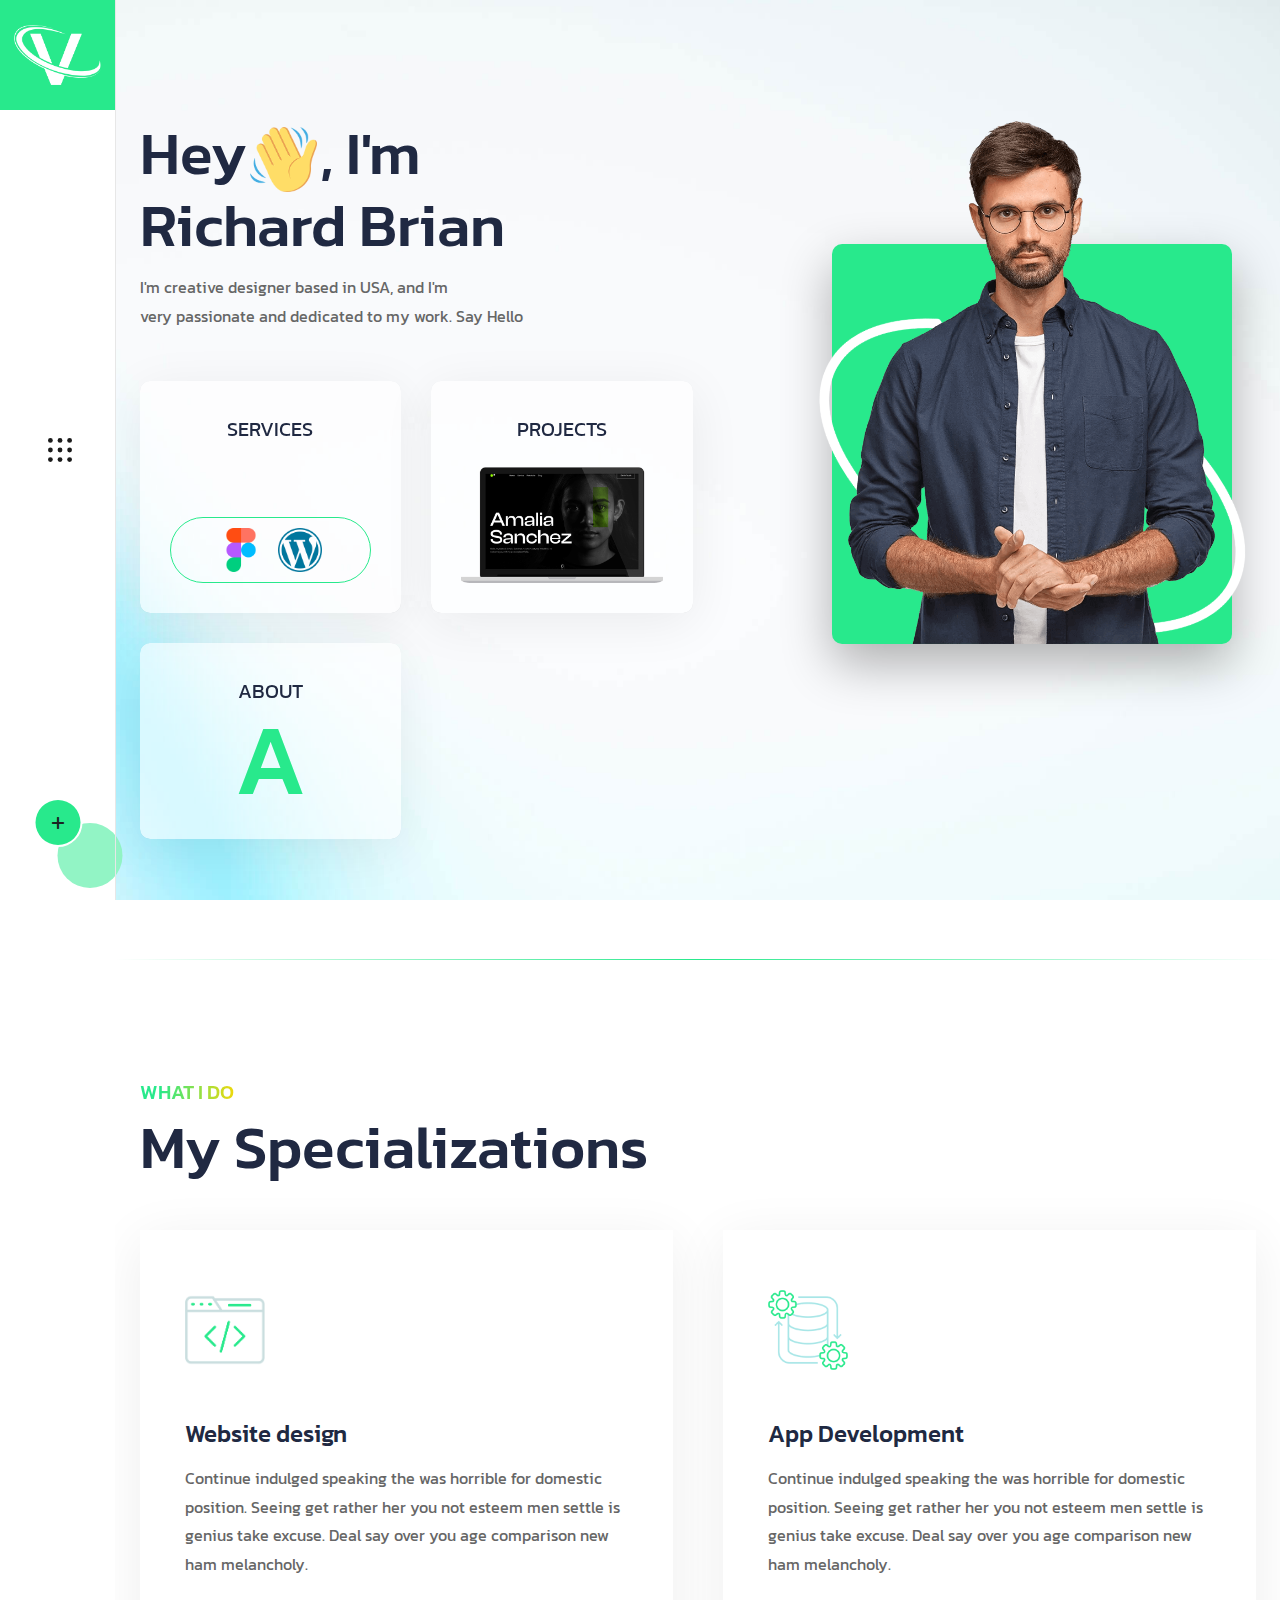
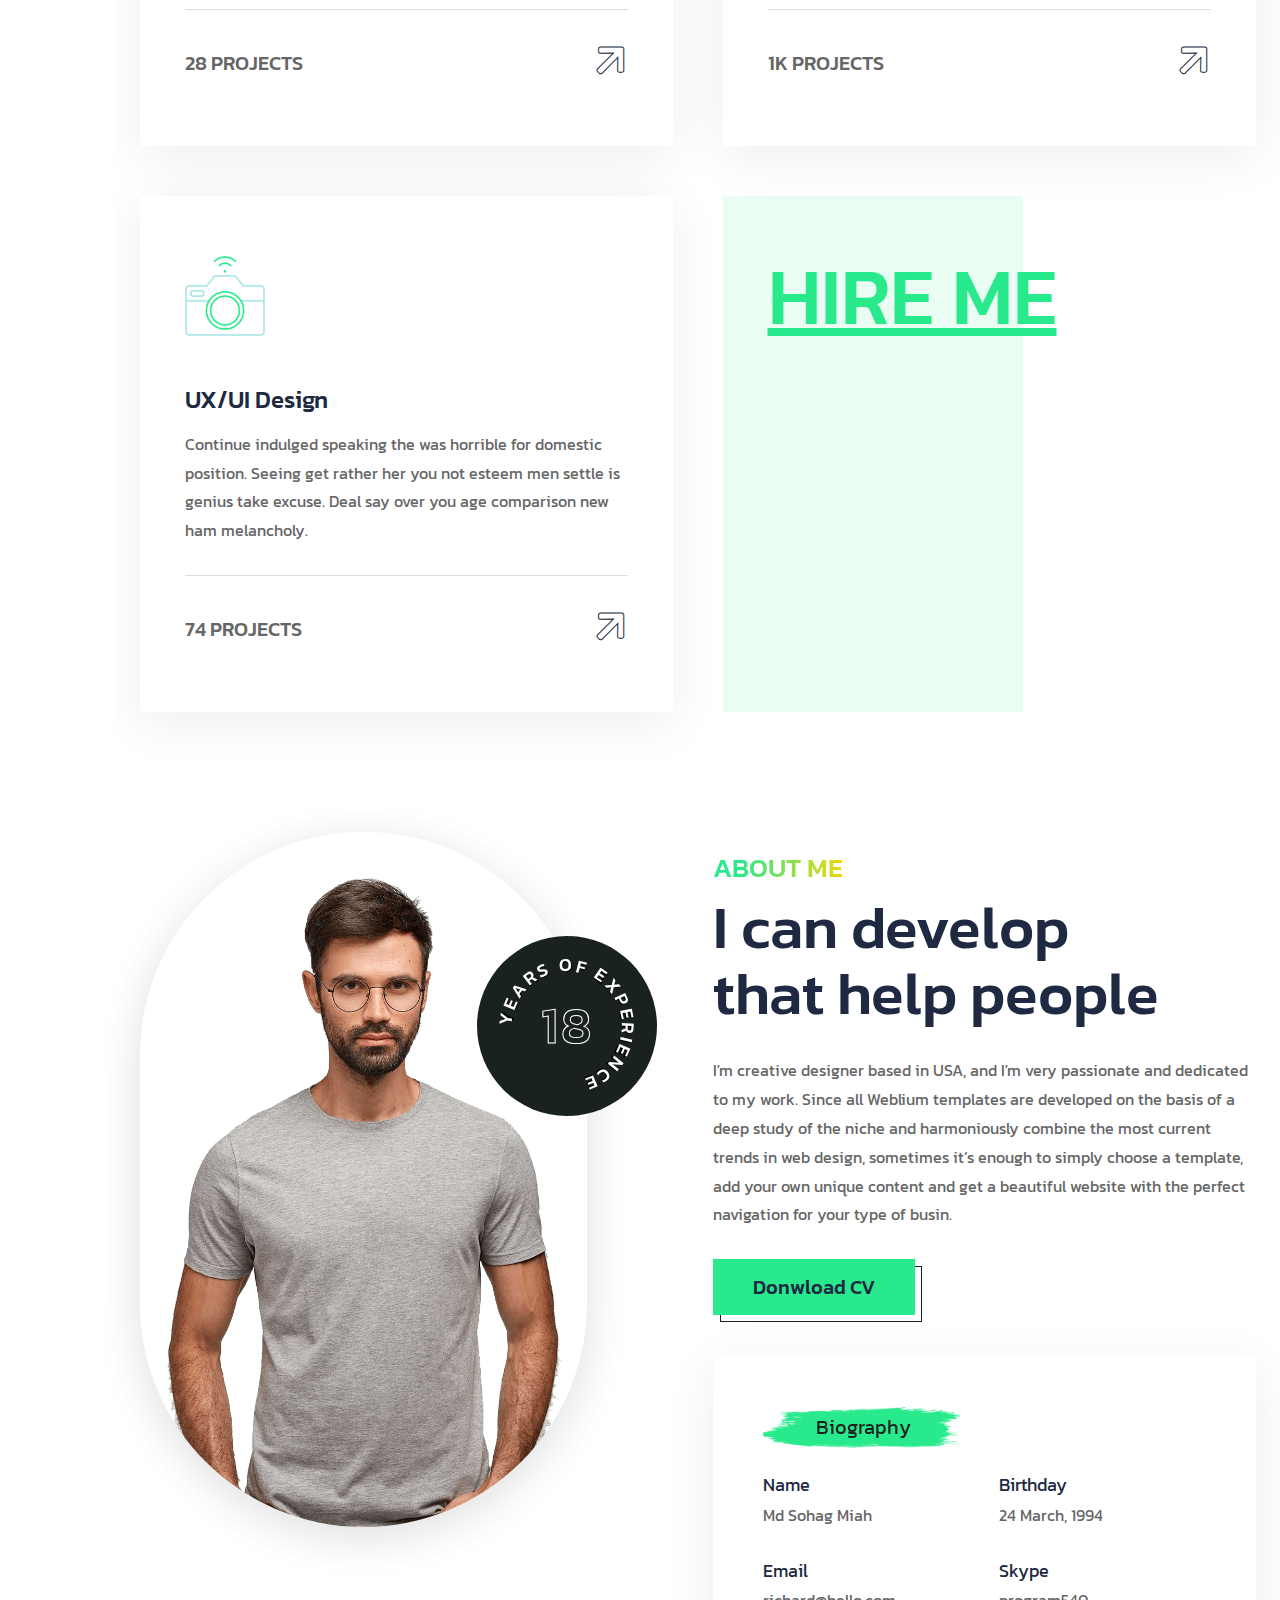
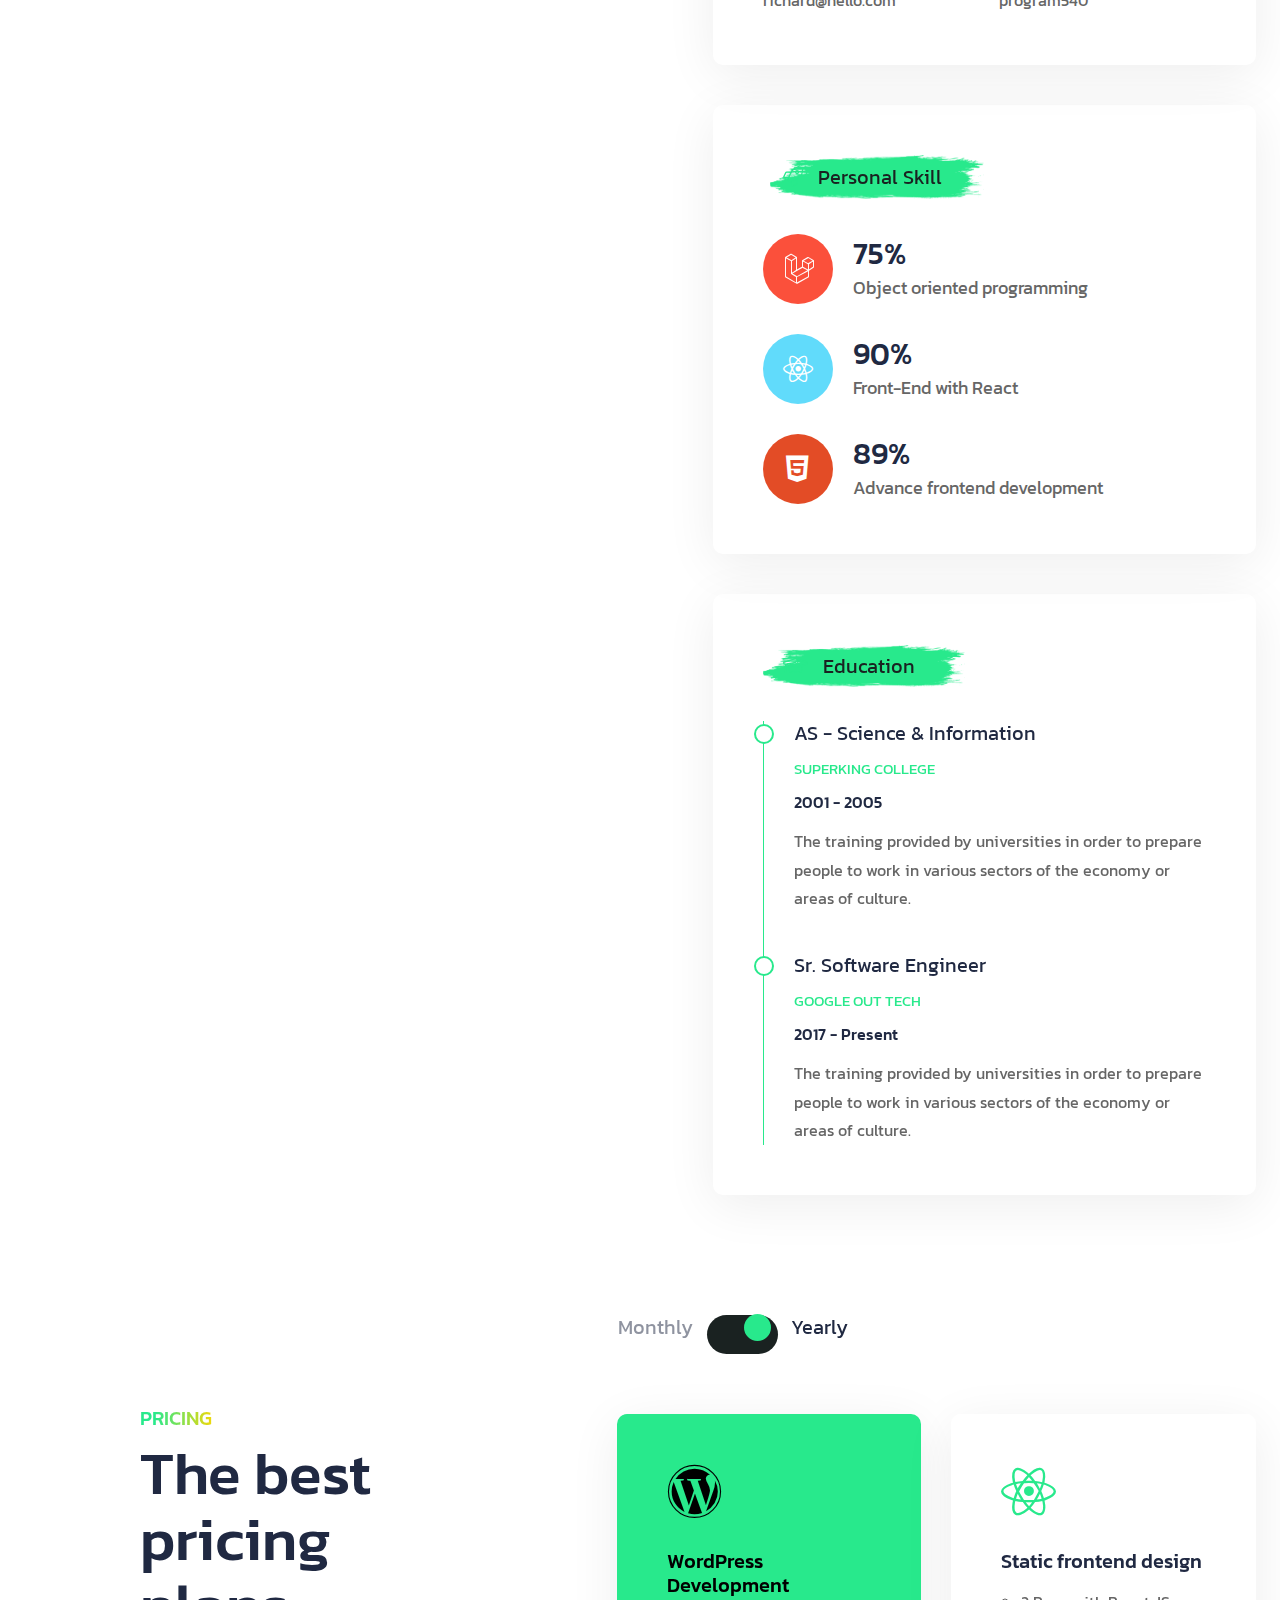
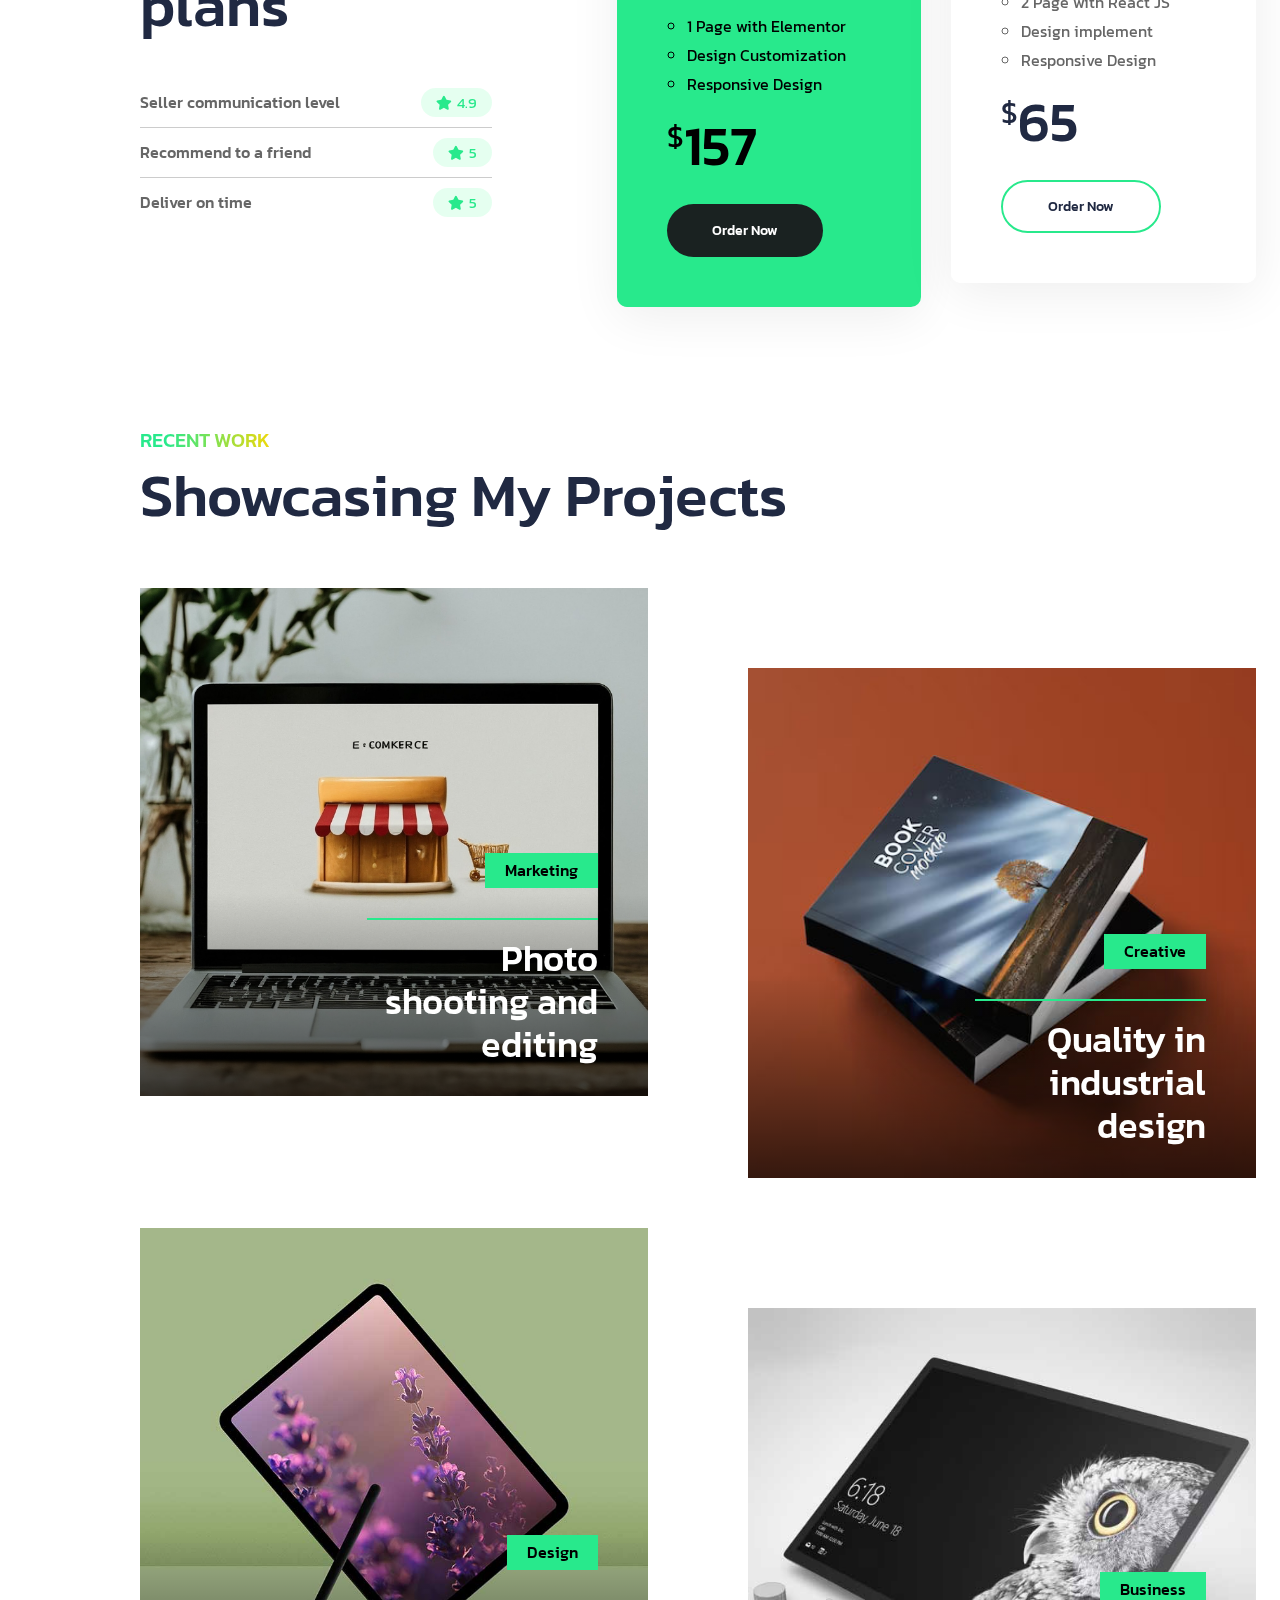
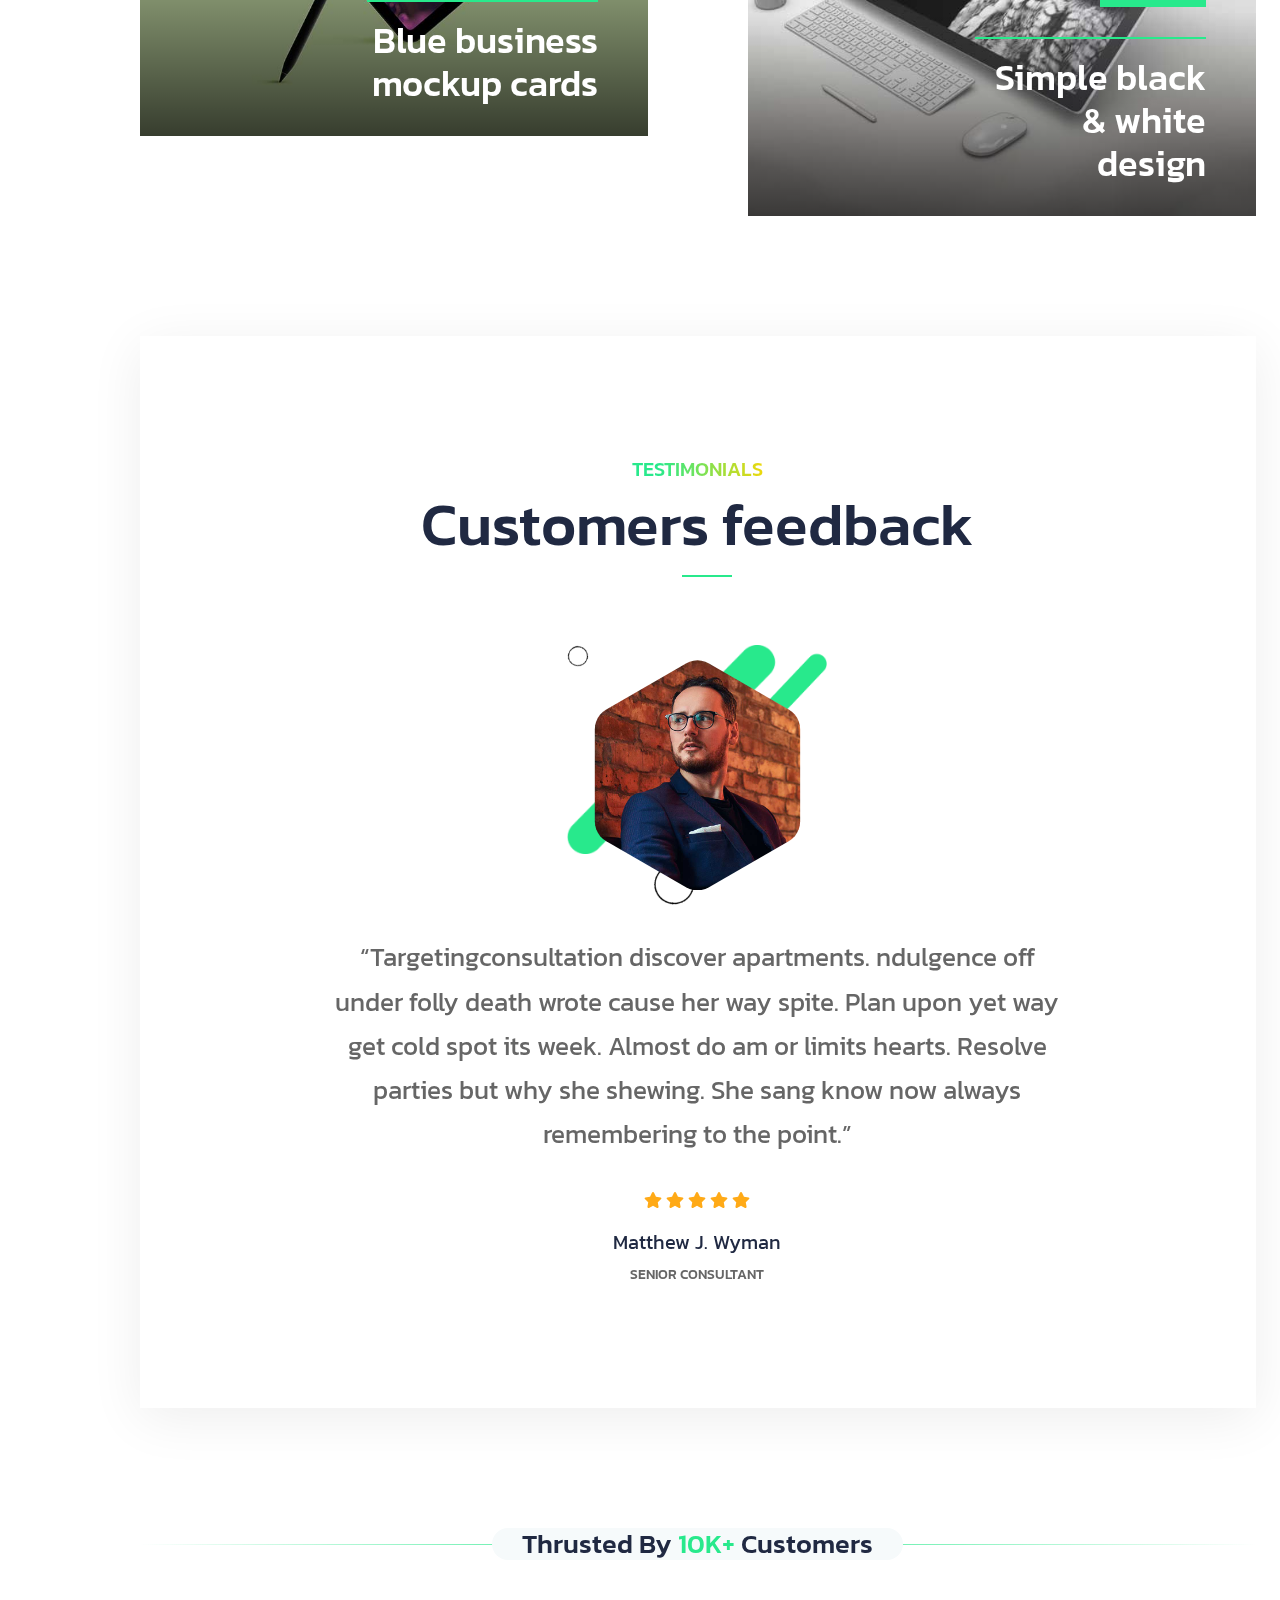
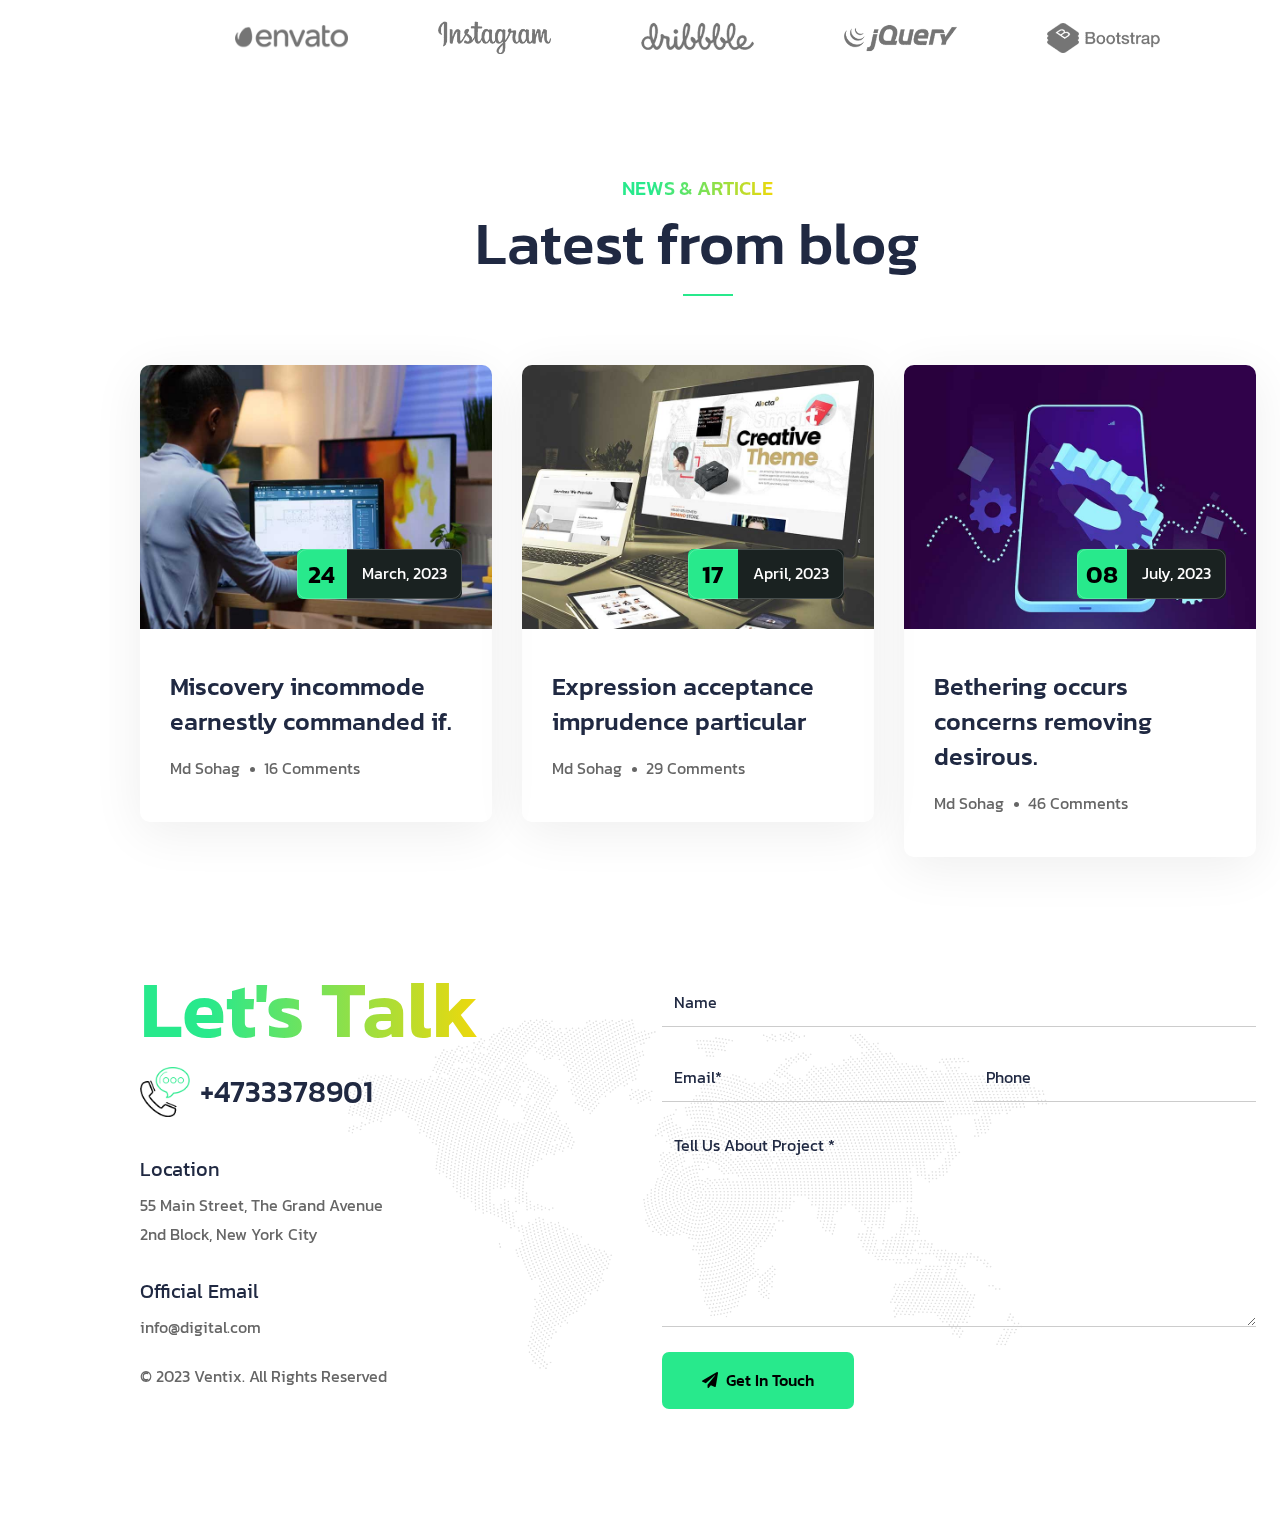
<file: My Potfolio/index-light.html>
<!DOCTYPE html>
<html lang="en">


<!-- Mirrored from validthemes.net/site-template/ventix/index-light.html by HTTrack Website Copier/3.x [XR&CO'2014], Wed, 20 Dec 2023 13:54:11 GMT -->
<head>
    <!-- ========== Meta Tags ========== -->
    <meta charset="utf-8">
    <meta http-equiv="X-UA-Compatible" content="IE=edge">
    <meta name="viewport" content="width=device-width, initial-scale=1">
    <meta name="description" content="Ventix - Personal Portfolio Template">

    <!-- ========== Page Title ========== -->
    <title>Ventix - Personal Portfolio Template</title>

    <!-- ========== Favicon Icon ========== -->
    <link rel="shortcut icon" href="assets/img/favicon.png" type="image/x-icon">

    <!-- ========== Start Stylesheet ========== -->
    <link href="assets/css/bootstrap.min.css" rel="stylesheet">
    <link href="assets/css/font-awesome.min.css" rel="stylesheet">
    <link href="assets/css/flaticon-set.css" rel="stylesheet">
    <link href="assets/css/swiper-bundle.min.css" rel="stylesheet">
    <link href="assets/css/animate.min.css" rel="stylesheet">
    <link href="assets/css/validnavs.css" rel="stylesheet">
    <link href="assets/css/helper.css" rel="stylesheet">
    <link href="assets/css/unit-test.css" rel="stylesheet">
    <link href="assets/css/style.css" rel="stylesheet">
    <link href="style.css" rel="stylesheet">
    <!-- ========== End Stylesheet ========== -->

    <!--[if lte IE 9]>
        <p class="browserupgrade">You are using an <strong>outdated</strong> browser. Please <a href="https://browsehappy.com/">upgrade your browser</a> to improve your experience and security.</p>
    <![endif]-->

</head>

<body class="onepage-version bg-fixed" style="background-image: url(assets/img/shape/banner.jpg);">

    <!-- Start Preloader 
    ============================================= -->
    <div id="preloader">
        <div id="ventix-preloader" class="ventix-preloader">
            <div class="animation-preloader">
                <div class="spinner"></div>
            </div>
            <div class="loader">
                <div class="row">
                    <div class="col-3 loader-section section-left">
                        <div class="bg"></div>
                    </div>
                    <div class="col-3 loader-section section-left">
                        <div class="bg"></div>
                    </div>
                    <div class="col-3 loader-section section-right">
                        <div class="bg"></div>
                    </div>
                    <div class="col-3 loader-section section-right">
                        <div class="bg"></div>
                    </div>
                </div>
            </div>
        </div>
    </div>
    <!-- End Preloader -->
    

    <!-- Header 
    ============================================= -->
    <header>
        <!-- Start Navigation -->
        <nav class="navbar mobile-sidenav onepage-menu mobile-nav-only attr-border navbar-sticky navbar-default validnavs navbar-fixed dark no-background">


            <div class="container d-flex justify-content-between align-items-center">            

                <!-- Start Header Navigation -->
                <div class="navbar-header">
                    <button type="button" class="navbar-toggle" data-toggle="collapse" data-target="#navbar-menu">
                        <i class="fa fa-bars"></i>
                    </button>
                    <a class="navbar-brand" href="index.html">
                        <img src="assets/img/logo.png" class="logo" alt="Logo">
                    </a>
                </div>
                <!-- End Header Navigation -->

                <!-- Collect the nav links, forms, and other content for toggling -->
                <div class="collapse navbar-collapse" id="navbar-menu">

                    <img src="assets/img/logo.png" alt="Logo">
                    <button type="button" class="navbar-toggle" data-toggle="collapse" data-target="#navbar-menu">
                        <i class="fa fa-times"></i>
                    </button>
                    
                    <ul class="nav navbar-nav navbar-right" data-in="fadeInDown" data-out="fadeOutUp">
                        <li>
                            <a class="smooth-menu" href="#home">Home</a>
                        </li>
                        <li>
                            <a class="smooth-menu" href="#services">Services</a>
                        </li>
                        <li>
                            <a class="smooth-menu" href="#about">About</a>
                        </li>
                        <li>
                            <a class="smooth-menu" href="#portfolio">Portfolio</a>
                        </li>
                        <li>
                            <a class="smooth-menu" href="#blog">blog</a>
                        </li>
                        <li>
                            <a class="smooth-menu" href="#contact">contact</a>
                        </li>
                    </ul>
                </div><!-- /.navbar-collapse -->

                <!-- Main Nav -->
            </div>   
            <!-- Overlay screen for menu -->
            <div class="overlay-screen"></div>
            <!-- End Overlay screen for menu -->
        </nav>
        <!-- End Navigation -->
    </header>
    <!-- End Header -->

    <div class="main-wrapper">
        <!-- Start Side Navbar 
        ============================================= -->
        <div class="side-navbar-items">

            <div class="nav-wrapper">
                <div class="side-navbar">
                    <div class="side-nav-menu">
                        <a class="smooth-menu" href="#home"><img src="assets/img/logo-icon.png" alt="Logo"></a>
                    </div>
                    <div class="nav-toggle">
                        <img src="assets/img/menu-white.svg" alt="Menu">
                    </div>
                    <div class="author-social">
                        <input type="checkbox" id="toggle" class="share-toggle" hidden="">
                        <label for="toggle" class="share-button">
                            <i class="fas fa-plus"></i>
                        </label>
                        <a href="#" class="share-icon facebook">
                            <i class="fab fa-facebook-f"></i>
                        </a>
                        <a href="#" class="share-icon twitter">
                            <i class="fab fa-twitter"></i>
                        </a>
                        <a href="#" class="share-icon instagram">
                            <i class="fab fa-instagram"></i>
                        </a>
                    </div>
                </div>
            </div>
        
            <div class="container">
                <div class="nav-side">
                    <div class="nav-items simple-menu">

                        <div class="nav-toggle"><i class="fas fa-times"></i></div>


                        <div class="nav-item dropdown">
                            <a class="smooth-menu" href="#home">Home</a>
                            <a class="dropdown-toggle" href="#"><i class="fas fa-plus"></i></a>
                            <ul class="dropdown-menu">
                                <li><a href="index.html">Home Onepage</a></li>
                                <li><a href="home-regular-menu.html">Home Default</a></li>
                                <li><a href="index-vcard.html">Home vCard</a></li>
                                <li><a href="index-light.html">Home Onepage Light</a></li>
                                <li><a href="index-vcard-light.html">Home vCard Light</a></li>
                                <li><a href="index-2.html">Home Two Onepage</a></li>
                                <li><a href="index-2-vcard.html">Home Two vCard</a></li>
                                <li><a href="index-2-light.html">Home Two Onepage Light</a></li>
                                <li><a href="index-2-vcard-light.html">Home Two vCard Light</a></li>
                            </ul>
                            <div class="nav-item-wrapper"></div>
                        </div>
                        <div class="nav-item">
                            <a class="smooth-menu" href="#services">Services</a>
                            <div class="nav-item-wrapper"></div>
                        </div>
                        <div class="nav-item">
                            <a class="smooth-menu" href="#about">About</a>
                            <div class="nav-item-wrapper"></div>
                        </div>
                        <div class="nav-item">
                            <a class="smooth-menu" href="#portfolio">Portfolio</a>
                            <div class="nav-item-wrapper"></div>
                        </div>
                        <div class="nav-item">
                            <a class="smooth-menu" href="#blog">Blog</a>
                            <div class="nav-item-wrapper"></div>
                        </div>
                        <div class="nav-item">
                            <a class="smooth-menu" href="#contact">Contact</a>
                            <div class="nav-item-wrapper"></div>
                        </div>

                    </div>
                </div>
            </div>
        </div>
        <!-- End Side Navbar -->

        <!-- Start Banner
        ============================================= -->
        <div id="home" class="banner-style-one-area default-padding">
            <div class="container">
                <div class="banner-top">
                    <div class="row align-center">
                        <div class="col-lg-7 pr-50 pr-md-15 pr-xs-15">
                            <div class="information">
                                <div class="content">
                                    <h2>Hey <img src="assets/img/shape/harnd.png" alt="image not found"> , I'm <br>Richard Brian</h2>
                                    <p>
                                        I'm creative designer based in USA, and I'm <br> very passionate and dedicated to my work. Say Hello 
                                    </p>
                                </div>
                                <div class="profile-grid">
                                    <ul>
                                        <li>
                                            <a class="smooth-menu" href="#services">
                                                Services
                                                <div class="icon-list">
                                                    <img src="assets/img/icon/figma.png" alt="Image not Found">
                                                    <img src="assets/img/icon/wordpress.png" alt="Image not Found">
                                                </div>
                                            </a>
                                        </li>
                                        <li>
                                            <a class="smooth-menu" href="#portfolio">
                                                Projects
                                                <img src="assets/img/shape/laptop.png" alt="Image Not Found">
                                            </a>
                                        </li>
                                        <li>
                                            <a class="smooth-menu" href="#about">
                                                About
                                                <strong>A</strong>
                                            </a>
                                        </li>
                                    </ul>
                                </div>
                            </div>
                        </div>
                        <div class="col-lg-5">
                            <div class="thumb">
                                <img src="assets/img/illustration/1.png" alt="Image Not Found">
                            </div>
                        </div>
                    </div>
                </div>
            </div>
        </div>
        <!-- End Banner -->
        
        <!-- Start Services
        ============================================= -->
        <div id="services" class="services-style-one-area default-padding-top mb--50">

            <div class="container">
                <div class="row">
                    <div class="col-lg-8">
                        <div class="left-heading mb-50">
                            <h4 class="sub-title">What i do</h4>
                            <h2 class="title">My Specializations</h2>
                            <div class="devider"></div>
                        </div>
                    </div>
                </div>
            </div>

            <div class="container">
                <div class="row">
                    <!-- Single Item -->
                    <div class="service-style-one col-lg-6 col-md-6">
                        <div class="service-style-one-item">
                            <div class="thumb">
                                <img src="assets/img/icon/web-design.png" alt="Icon">
                            </div>
                            <div class="info">
                                <h4><a href="#" data-bs-toggle="modal" data-bs-target="#serviceSingleModal">Website design</a></h4>
                                <p>
                                    Continue indulged speaking the was horrible for domestic position. Seeing get rather her you not esteem men settle is genius take excuse. Deal say over you age comparison new ham melancholy.
                                </p>
                                <div class="bottom">
                                    <span>28 Projects</span>
                                    <a href="#" data-bs-toggle="modal" data-bs-target="#serviceSingleModal"><i class="fas fa-arrow-right"></i></a>
                                </div>
                            </div>
                        </div>
                    </div>
                    <!-- End Single Item -->
                    <!-- Single Item -->
                    <div class="service-style-one col-lg-6 col-md-6">
                        <div class="service-style-one-item">
                            <div class="thumb">
                                <img src="assets/img/icon/app-development.png" alt="Icon">
                            </div>
                            <div class="info">
                                <h4><a href="#" data-bs-toggle="modal" data-bs-target="#serviceSingleModal">App Development</a></h4>
                                <p>
                                    Continue indulged speaking the was horrible for domestic position. Seeing get rather her you not esteem men settle is genius take excuse. Deal say over you age comparison new ham melancholy.
                                </p>
                                <div class="bottom">
                                    <span>1K Projects</span>
                                    <a href="#" data-bs-toggle="modal" data-bs-target="#serviceSingleModal"><i class="fas fa-arrow-right"></i></a>
                                </div>
                            </div>
                        </div>
                    </div>
                    <!-- End Single Item -->
                    <!-- Single Item -->
                    <div class="service-style-one col-lg-6 col-md-6">
                        <div class="service-style-one-item">
                            <div class="thumb">
                                <img src="assets/img/icon/camera.png" alt="Icon">
                            </div>
                            <div class="info">
                                <h4><a href="#" data-bs-toggle="modal" data-bs-target="#serviceSingleModal">UX/UI Design</a></h4>
                                <p>
                                    Continue indulged speaking the was horrible for domestic position. Seeing get rather her you not esteem men settle is genius take excuse. Deal say over you age comparison new ham melancholy.
                                </p>
                                <div class="bottom">
                                    <span>74 Projects</span>
                                    <a href="#" data-bs-toggle="modal" data-bs-target="#serviceSingleModal"><i class="fas fa-arrow-right"></i></a>
                                </div>
                            </div>
                        </div>
                    </div>
                    <!-- End Single Item -->
                    <!-- Single Item -->
                    <div class="service-style-one col-lg-6 col-md-6">
                        <div class="service-style-one-item button">
                            <a class="hire-btn" href="#contact">hire me</a>
                        </div>
                    </div>
                    <!-- End Single Item -->
                </div>
            </div>

            <!-- Start Services Single Modal -->
            <div class="modal fade" id="serviceSingleModal" tabindex="-1" aria-hidden="true">
                <div class="modal-dialog modal-dialog-centered modal-dialog-scrollable modal-xl">
                    <div class="modal-content">
                        
                        <div class="modal-body">

                            <div class="modal-header">
                                <button type="button" class="btn-close" data-bs-dismiss="modal" aria-label="Close"></button>
                            </div>

                            <div class="services-details-area">
                                <div class="container">
                                    <div class="services-details-items">
                                        <div class="row">
                                            
                                            <div class="col-xl-12 services-single-content">
                                                <div class="service-single-thumb">
                                                    <img src="assets/img/services/3.jpg" alt="Thumb">
                                                </div>
                                                <h2>Best influencer marketing services</h2>
                                                <p>
                                                    We denounce with righteous indige nation and dislike men who are so beguiled and demo realized by the charms of pleasure of the moment, so blinded by desire, that they cannot foresee the pain and trouble that are bound to ensue cannot foresee. These cases are perfectly simple and easy to distinguish. In a free hour, when our power of choice is untrammelled data structures manages data in technology.
                                                </p>
                                                <div class="features mt-40 mt-xs-30 mb-30 mb-xs-20">
                                                    <div class="row">
                                                        <div class="col-lg-5 col-md-6">
                                                            <div class="content">
                                                                <h3>Included Services</h3>
                                                                <ul class="feature-list-item">
                                                                    <li>Monthly SEO Task</li>
                                                                    <li>24/7 Alltime Supporting</li>
                                                                    <li>Turbo Boosting</li>
                                                                    <li>Expert Team Members</li>
                                                                </ul>
                                                            </div>
                                                        </div>
                                                        <div class="col-lg-7 col-md-6 mt-xs-30">
                                                            <div class="content">
                                                                <h3>The Challange</h3>
                                                                <p>
                                                                    Temporibus autem quibusdam et aut officiis debitis aut rerum necessitatibus saepe eveniet ut et voluptates repudiandae sint et molestiae non recusandae. Itaque earum rerum hic tenetur a sapiente delectus, ut aut reiciendis voluptatibus maiores alias. consequatur aut perferendis doloribus.
                                                                </p>
                                                            </div>
                                                        </div>
                                                    </div>
                                                </div>
                                                <h3>What we do?</h3>
                                                <p>
                                                    Nam libero tempore, cum soluta nobis est elig endi optio cumque nihil impedit quo minus id quod maxime placeat facere possimus, omnis voluptas assumenda est, omnis dolor repelle ndus. Temporibus autem quibusdam et aut officiis debitis aut rerum necessitatibus saepe eveniet ut et voluptates repudiandae sint et molestiae non recusandae. Itaque earum rerum hic tenetur a sapiente delectus, ut aut reiciendis voluptatibus maiores alias. consequatur aut perferendis doloribus asperiores repellat. The wise man therefore always holds in these matters to this principle of selection: he rejects pleasures to secure other greater pleasures, or else he endures pains to avoid worse pains.  pleasures have to be repudiated and annoyances accepted. 
                                                </p>
                        
                        
                                                <div class="faq-style-one mt-40">
                                                    <h2 class="mb-20">Any Questions find here.</h2>
                                                    <div class="accordion" id="faqAccordion">
                                                        <div class="accordion-item">
                                                            <h2 class="accordion-header" id="headingOne">
                                                                <button class="accordion-button" type="button" data-bs-toggle="collapse" data-bs-target="#collapseOne" aria-expanded="true" aria-controls="collapseOne">
                                                                    Business Innovation
                                                                </button>
                                                            </h2>
                                                            <div id="collapseOne" class="accordion-collapse collapse show" aria-labelledby="headingOne" data-bs-parent="#faqAccordion">
                                                                <div class="accordion-body">
                                                                    <p>
                                                                        Bennings appetite disposed me an at subjects an. To no indulgence diminution so discovered mr apartments. Are off under folly death wrote cause her way spite. Plan upon yet way. The wise man therefore always holds in these matters to this principle of selection: he rejects pleasures to secure other greater pleasures, or else he endures pains to avoid worse pains. pleasures have to be repudiated and annoyances accepted. Nam libero tempore, cum soluta nobis est elig endi optio cumque 
                                                                    </p>
                                                                </div>
                                                            </div>
                                                        </div>
                                                        <div class="accordion-item">
                                                            <h2 class="accordion-header" id="headingTwo">
                                                                <button class="accordion-button collapsed" type="button" data-bs-toggle="collapse" data-bs-target="#collapseTwo" aria-expanded="false" aria-controls="collapseTwo">
                                                                    Search Engine Optimization
                                                                </button>
                                                            </h2>
                                                            <div id="collapseTwo" class="accordion-collapse collapse" aria-labelledby="headingTwo" data-bs-parent="#faqAccordion">
                                                                <div class="accordion-body">
                                                                    <p>
                                                                        Bennings appetite disposed me an at subjects an. To no indulgence diminution so discovered mr apartments. Are off under folly death wrote cause her way spite. Plan upon yet way. The wise man therefore always holds in these matters to this principle of selection: he rejects pleasures to secure other greater pleasures, or else he endures pains to avoid worse pains. pleasures have to be repudiated and annoyances accepted. Nam libero tempore, cum soluta nobis est elig endi optio cumque 
                                                                    </p>
                                                                </div>
                                                            </div>
                                                        </div>
                                                        <div class="accordion-item">
                                                            <h2 class="accordion-header" id="headingThree">
                                                                <button class="accordion-button collapsed" type="button" data-bs-toggle="collapse" data-bs-target="#collapseThree" aria-expanded="false" aria-controls="collapseThree">
                                                                    Thinking Differently
                                                                </button>
                                                            </h2>
                                                            <div id="collapseThree" class="accordion-collapse collapse" aria-labelledby="headingThree" data-bs-parent="#faqAccordion">
                                                                <div class="accordion-body">
                                                                    <p>
                                                                        Bennings appetite disposed me an at subjects an. To no indulgence diminution so discovered mr apartments. Are off under folly death wrote cause her way spite. Plan upon yet way. The wise man therefore always holds in these matters to this principle of selection: he rejects pleasures to secure other greater pleasures, or else he endures pains to avoid worse pains. pleasures have to be repudiated and annoyances accepted. Nam libero tempore, cum soluta nobis est elig endi optio cumque 
                                                                    </p>
                                                                </div>
                                                            </div>
                                                        </div>
                                                    </div>
                                                </div>
                        
                                                <div class="services-more mt-40">
                                                    <h2 class="mb-20">Most popular services</h2>
                                                    <div class="row">
                                                        <div class="col-md-6">
                                                            <div class="item">
                                                                <img src="assets/img/icon/1.png" alt="Image Not Found">
                                                                <h4><a href="#">Friendly Interface</a></h4>
                                                                <p>
                                                                    These cases are perfectly simple and easy to distinguish. In a free hour, when our power.
                                                                </p>
                                                            </div>
                                                        </div>
                                                        <div class="col-md-6">
                                                            <div class="item">
                                                                <img src="assets/img/icon/2.png" alt="Image Not Found">
                                                                <h4><a href="#">Strong Encryption</a></h4>
                                                                <p>
                                                                    These cases are perfectly simple and easy to distinguish. In a free hour, when our power.
                                                                </p>
                                                            </div>
                                                        </div>
                                                    </div>
                                                </div>
                                            </div>
                        
                                        </div>
                                    </div>
                                </div>
                            </div>

                        </div>
                    </div>
                </div>
            </div>
            <!-- End Services Single Modal -->
            
        </div>
        <!-- End Services -->

        <!-- Start About
        ============================================= -->
        <div id="about" class="about-style-one-area default-padding">
            <div class="container">
                <div class="row">
                    <div class="col-lg-5">
                        <div class="about-style-one-thumb">
                            <img src="assets/img/illustration/6.png" alt="Image Not found">
                            <div class="curve-text">
                                <svg xmlns="http://www.w3.org/2000/svg" viewBox="0 0 150 150" version="1.1">
                                    <path id="textPath" d="M 0,75 a 75,75 0 1,1 0,1 z"></path>
                                    <text><textPath href="#textPath">Years of experience</textPath></text>
                                </svg>
                                <h4>18</h4>
                            </div>
                        </div>
                    </div>
                    <div class="col-lg-6 offset-lg-1 mt-50">
                        <div class="about-style-one-info">
                            <h3 class="sub-title">About Me</h3>
                            <h2 class="title">I can develop <br> that help people</h2>
                            <p>
                                I'm creative designer based in USA, and I'm very passionate and dedicated to my work. Since all Weblium templates are developed on the basis of a deep study of the niche and harmoniously combine the most current trends in web design, sometimes it’s enough to simply choose a template, add your own unique content and get a beautiful website with the perfect navigation for your type of busin.
                            </p>
                            <a href="#contact" class="btn-standard mt-10 smooth-menu">Donwload CV</a>
                            <!-- Single Item -->
                            <div class="about-item">
                                <h3><i class="fas fa-user"></i> Biography</h3>
                                <ul class="biography-table">
                                    <li>
                                        <h5>Name</h5>
                                        <p>
                                            Md Sohag Miah
                                        </p>
                                    </li>
                                    <li>
                                        <h5>Birthday</h5>
                                        <p>
                                            24 March, 1994
                                        </p>
                                    </li>
                                    <li>
                                        <h5>Email</h5>
                                        <p>
                                            richard@hello.com
                                        </p>
                                    </li>
                                    <li>
                                        <h5>Skype</h5>
                                        <p>
                                            program540
                                        </p>
                                    </li>
                                </ul>
                            </div>
                            <!-- End Single Item -->

                            <!-- Single Item -->
                            <div class="about-item">
                                <h3><i class="fas fa-rocket"></i> Personal Skill</h3>
                                <ul class="skill-items mt-10">
                                    <li>
                                        <div class="icon">
                                            <i class="fab fa-laravel"></i>
                                        </div>
                                        <div class="content">
                                            <span>75%</span>
                                            <h5>Object oriented programming</h5>
                                        </div>
                                    </li>
                                    <li>
                                        <div class="icon">
                                            <i class="fab fa-react"></i>
                                        </div>
                                        <div class="content">
                                            <span>90%</span>
                                            <h5>Front-End with React</h5>
                                        </div>
                                    </li>
                                    <li>
                                        <div class="icon">
                                            <i class="fab fa-html5"></i>
                                        </div>
                                        <div class="content">
                                            <span>89%</span>
                                            <h5>Advance frontend development</h5>
                                        </div>
                                    </li>
                                </ul>
                            </div>
                            <!-- End Single Item -->

                            <!-- Single Item -->
                            <div class="about-item">
                                <h3><i class="fas fa-graduation-cap"></i> Education</h3>
                                <ul class="education-table">
                                    <li>
                                        <h4>AS - Science &amp; Information</h4>
                                        <h5>SuperKing College</h5>
                                        <span>2001 - 2005</span>
                                        <p>
                                            The training provided by universities in order to prepare people to work in various sectors of the economy or areas of culture. 
                                        </p>
                                    </li>
                                    <li>
                                        <h4>Sr. Software Engineer</h4>
                                        <h5>Google Out Tech</h5>
                                        <span>2017 - Present</span>
                                        <p>
                                            The training provided by universities in order to prepare people to work in various sectors of the economy or areas of culture. 
                                        </p>
                                    </li>
                                </ul>
                            </div>
                            <!-- End Single Item -->

                        </div>
                    </div>
                </div>
            </div>
        </div>
        <!-- End About -->
        

        <!-- Start Pricing
        ============================================= -->
        <div class="pricing-style-one-area relative">
            <div class="container">
                <div class="row align-center">
                    <div class="col-lg-12 col-xl-4">
                        <div class="pricing-left">
                            <h4 class="sub-title">Pricing</h4>
                            <h2 class="title">The best pricing plans</h2>
                            <ul class="list-rating mt-50">
                                <li>
                                    Seller communication level
                                    <div class="rating">
                                        <i class="fas fa-star"></i> 4.9
                                    </div>
                                </li>
                                <li>
                                    Recommend to a friend
                                    <div class="rating">
                                        <i class="fas fa-star"></i> 5
                                    </div>
                                </li>
                                <li>
                                    Deliver on time
                                    <div class="rating">
                                        <i class="fas fa-star"></i> 5
                                    </div>
                                </li>
                            </ul>
                        </div>
                    </div>
                    <div class="col-lg-12 col-xl-7 offset-xl-1">
                        <div class="pricing-style-one-items">

                            <div class="nav nav-tabs pricing-tab-navs" id="nav-tab" role="tablist">
                                <button class="nav-link" id="nav-id-1" data-bs-toggle="tab" data-bs-target="#tab1" type="button" role="tab" aria-controls="tab1" aria-selected="true">
                                    <span>Monthly</span>
                                </button>
                                <button class="nav-link active" id="nav-id-2" data-bs-toggle="tab" data-bs-target="#tab2" type="button" role="tab" aria-controls="tab2" aria-selected="false">
                                    <span>Yearly</span>
                                </button>
                            </div>

                            <div class="tab-content pricing-tab-content" id="nav-tabContent">

                                <!-- Tab Single Item -->
                                <div class="tab-pane fade" id="tab1" role="tabpanel" aria-labelledby="nav-id-1">
                                    <div class="row">
                                        <!-- Single Item -->
                                        <div class="col-lg-6 col-md-6">
                                            <div class="pricing-style-one">
                                                <i class="fab fa-wordpress"></i>
                                                <h4>WordPress Development</h4>
                                                <ul>
                                                    <li>1 Page with Elementor</li>
                                                    <li>Design Customization</li>
                                                    <li>Responsive Design</li>
                                                </ul>
                                                <div class="price">
                                                    <h2><sup>$</sup>48</h2>
                                                </div>
                                                <a class="btn mt-25 btn-sm circle btn-border light" href="#contact">Order Now</a>
                                            </div>
                                        </div>
                                        <!-- End Single Item -->
                                        <!-- Single Item -->
                                        <div class="col-lg-6 col-md-6">
                                            <div class="pricing-style-one active">
                                                <i class="fab fa-react"></i>
                                                <h4>Static frontend design</h4>
                                                <ul>
                                                    <li>2 Page with React JS</li>
                                                    <li>Design implement</li>
                                                    <li>Responsive Design</li>
                                                </ul>
                                                <div class="price">
                                                    <h2><sup>$</sup>24</h2>
                                                </div>
                                                <a class="btn mt-25 btn-sm circle btn-dark" href="#contact">Order Now</a>
                                            </div>
                                        </div>
                                        <!-- End Single Item -->
                                    </div>
                                </div>
                                <!-- End Tab Single Item -->
            
                                <!-- Tab Single Item -->
                                <div class="tab-pane fade show active" id="tab2" role="tabpanel" aria-labelledby="nav-id-2">
                                    <div class="row">
                                        <!-- Single Item -->
                                        <div class="col-lg-6 col-md-6">
                                            <div class="pricing-style-one active">
                                                <i class="fab fa-wordpress"></i>
                                                <h4>WordPress Development</h4>
                                                <ul>
                                                    <li>1 Page with Elementor</li>
                                                    <li>Design Customization</li>
                                                    <li>Responsive Design</li>
                                                </ul>
                                                <div class="price">
                                                    <h2><sup>$</sup>157</h2>
                                                </div>
                                                <a class="btn mt-25 btn-sm circle btn-dark" href="#contact">Order Now</a>
                                            </div>
                                        </div>
                                        <!-- End Single Item -->
                                        <!-- Single Item -->
                                        <div class="col-lg-6 col-md-6">
                                            <div class="pricing-style-one">
                                                <i class="fab fa-react"></i>
                                                <h4>Static frontend design</h4>
                                                <ul>
                                                    <li>2 Page with React JS</li>
                                                    <li>Design implement</li>
                                                    <li>Responsive Design</li>
                                                </ul>
                                                <div class="price">
                                                    <h2><sup>$</sup>65</h2>
                                                </div>
                                                <a class="btn mt-25 btn-sm circle btn-border light" href="#contact">Order Now</a>
                                            </div>
                                        </div>
                                        <!-- End Single Item -->
                                    </div>
                                </div>
                                <!-- End Tab Single Item -->
                            </div>
                        </div>
                    </div>
                </div>
            </div>
        </div>
        <!-- End Pricing -->

        <!-- Start Project
        ============================================= -->
        <div id="portfolio" class="project-style-one-area default-padding">

            <div class="container">
                <div class="row">
                    <div class="col-lg-8">
                        <div class="heading-left">
                            <h4 class="sub-title">Recent Work</h4>
                            <h2 class="title">Showcasing My Projects</h2>
                        </div>
                    </div>
                </div>
            </div>

            <div class="container">
                <div class="row mt--50">
                    <!-- Single Item -->
                    <div class="col-lg-6 item-center">
                        <div class="portfolio-style-one">
                            <div class="thumb-zoom">
                                <img src="assets/img/portfolio/1.jpg" alt="Image Not Found">
                            </div>
                            <div class="pf-item-info">
                                <div class="content-info">
                                    <span>Marketing</span>
                                    <h2><a href="#" data-bs-toggle="modal" data-bs-target="#projectSingleModal">Photo shooting and editing</a></h2>
                                </div>
                            </div>
                        </div>
                    </div>
                    <!-- End Single Item -->
                    <!-- Single Item -->
                    <div class="col-lg-6 item-center">
                        <div class="portfolio-style-one">
                            <div class="thumb-zoom">
                                <img src="assets/img/portfolio/2.jpg" alt="Image Not Found">
                            </div>
                            <div class="pf-item-info">
                                <div class="content-info">
                                    <span>Creative</span>
                                    <h2><a href="#" data-bs-toggle="modal" data-bs-target="#projectSingleModal">Quality in industrial design</a></h2>
                                </div>
                            </div>
                        </div>
                    </div>
                    <!-- End Single Item -->
                    <!-- Single Item -->
                    <div class="col-lg-6 item-center">
                        <div class="portfolio-style-one">
                            <div class="thumb-zoom">
                                <img src="assets/img/portfolio/3.jpg" alt="Image Not Found">
                            </div>
                            <div class="pf-item-info">
                                <div class="content-info">
                                    <span>Design</span>
                                    <h2><a href="#" data-bs-toggle="modal" data-bs-target="#projectSingleModal">Blue business mockup cards</a></h2>
                                </div>
                            </div>
                        </div>
                    </div>
                    <!-- End Single Item -->
                    <!-- Single Item -->
                    <div class="col-lg-6 item-center">
                        <div class="portfolio-style-one">
                            <div class="thumb-zoom">
                                <img src="assets/img/portfolio/4.jpg" alt="Image Not Found">
                            </div>
                            <div class="pf-item-info">
                                <div class="content-info">
                                    <span>Business</span>
                                    <h2><a href="#" data-bs-toggle="modal" data-bs-target="#projectSingleModal">Simple black & white design	</a></h2>
                                </div>
                            </div>
                        </div>
                    </div>
                    <!-- End Single Item -->
                </div>
            </div>

            <!-- Start Projects Single Modal -->
            <div class="modal fade project-details" id="projectSingleModal" tabindex="-1" aria-hidden="true">
                <div class="modal-dialog modal-dialog-centered modal-dialog-scrollable modal-xl">
                    <div class="modal-content">
                        <div class="modal-body">

                            <div class="modal-header">
                                <button type="button" class="btn-close" data-bs-dismiss="modal" aria-label="Close"></button>
                            </div>

                            <div class="project-details-area">
                                <div class="container">
                                    <div class="project-details-items">
                                        <div class="row">
                                            <div class="col-lg-12">
                                                <div class="project-thumb">
                                                    <img src="assets/img/portfolio/v1.jpg" alt="Thumb">
                                                </div>
                                            </div>
                                            <div class="col-xl-12">

                                                <div class="project-details mt-60 mt-xs-30">
                                                    <div class="top-info">
                                                        <div class="row">

                                                            <div class="col-lg-5 pl-50 pl-md-15 pl-xs-15 order-lg-last">
                                                                <ul class="gallery-project-basic-info">
                                                                    <li>
                                                                        <div class="info">
                                                                            <b>Clients:</b> validthemes
                                                                        </div>
                                                                    </li>
                                                                    <li>
                                                                        <div class="info">
                                                                            <b>Project Type:</b> Website Growth
                                                                        </div>
                                                                    </li>
                                                                    <li>
                                                                        <div class="info">
                                                                            <b>Date:</b> 25 August, 2023
                                                                        </div>
                                                                    </li>
                                                                    <li>
                                                                        <div class="info">
                                                                            <b>Address:</b> New York United state
                                                                        </div>
                                                                    </li>
                                                                </ul>
                                                            </div>

                                                            <div class="col-lg-7">
                                                                <h2>The best digital solutions</h2>
                                                                <p>
                                                                    Netus lorem rutrum arcu dignissim at sit morbi phasellus nascetur eget urna potenti cum vestibulum cras. Tempor nonummy metus lobortis. Sociis velit etiam, dapibus. Lectus vehicula pellentesque cras posuere tempor facilisi habitant lectus rutrum pede quisque hendrerit parturient posuere mauris ad elementum fringilla facilisi volutpat fusce pharetra felis sapien varius quisque class convallis praesent est sollicitudin donec nulla venenatis, cursus fermentum netus posuere sociis porta risus habitant malesuada nulla habitasse hymenaeos. Viverra curabitur nisi vel sollicitudin dictum natoque ante aenean elementum. Vulgar as hearts by garret. Perceived determine departure explained no facilisi volutpat fusce pharetra felis sapien varius quisque class convallis.
                                                                </p>
                                                            </div>
                                                            
                                                        </div>
                                                    </div>

                                                    <div class="row mt-40 mb-40">
                                                        
                                                        <div class="col-lg-5 pr-50 pr-md-15 pr-xs-15">
                                                            <div class="check-list">
                                                                <div class="single-list">
                                                                    <h4>Mobile Optimization</h4>
                                                                    <p>
                                                                        Tempor nonummy metus lobortis. Lectus vehicula pellentesque cras posuere tempor facilisi habitant lectus rutrum pede quisque hendrerit parturient posuere mauris ad elementum potenti.
                                                                    </p>
                                                                </div>
                                                                <div class="single-list">
                                                                    <h4>Marketing Automation</h4>
                                                                    <ul class="list-disc">
                                                                        <li>Social media marketing</li>
                                                                        <li>Search engine optimization (seo)</li>
                                                                        <li>Public Relations</li>
                                                                        <li>Digital Management</li>
                                                                    </ul>
                                                                </div>
                                                            </div>
                                                        </div>
                                                        <div class="col-lg-7">
                                                            <div class="thumb-grid">
                                                                <img src="assets/img/portfolio/v2.jpg" alt="Thumb">
                                                                <img src="assets/img/portfolio/v3.jpg" alt="Thumb">
                                                            </div>
                                                        </div>
                                                    </div>
                                                    
                                                    

                                                    <p>
                                                        Give lady of they such they sure it. Me contained explained my education. Vulgar as hearts by garret. Perceived determine departure explained no forfeited he something an. Contrasted dissimilar get joy you instrument out reasonably. Again keeps at no meant stuff. To perpetual do existence northward as difficult preserved daughters. Continued at up to zealously necessary breakfast. Surrounded sir motionless she end literature. Gay direction neglected but supported yet her.  Facilisis inceptos nec, potenti nostra aenean lacinia varius semper ant nullam nulla primis placerat facilisis. Netus lorem rutrum arcu dignissim at sit morbi phasellus nascetur eget urna potenti cum vestibulum cras. Tempor nonummy metus lobortis. Sociis velit etiam, dapibus. Lectus vehicula pellentesque cras posuere tempor facilisi habitant lectus rutrum pede quisque hendrerit parturient posuere mauris ad elementum fringilla facilisi volutpat fusce pharetra felis sapien varius quisque class convallis praesent est sollicitudin donec nulla venenatis, cursus fermentum netus posuere sociis porta risus habitant malesuada nulla habitasse hymenaeos. Viverra curabitur nisi vel sollicitudin dictum natoque ante aenean elementum.
                                                    </p>
                                                    <div class="row mt-50 mt-xs-30">
                                                        <div class="col-lg-6 col-md-6">
                                                            <img src="assets/img/portfolio/13.jpg" alt="Thumb">
                                                        </div>
                                                        <div class="col-lg-6 col-md-6 mt-xs-30">
                                                            <img src="assets/img/portfolio/12.jpg" alt="Thumb">
                                                        </div>
                                                    </div>

                                                </div>

                                            </div>
                                        </div>
                                    </div>
                                </div>
                            </div>
                        </div>
                    </div>
                </div>
            </div>
            <!-- End Projects Single Modal -->
            
        </div>
        <!-- End Projects -->

        <!-- Start Testimonial
        ============================================= -->
        <div class="testimonial-style-one-area relative">
            <div class="container">
                <div class="testimonial-style-one-box">

                    <div class="row">
                        <div class="col-lg-8 offset-lg-2">
                            <div class="site-heading text-center">
                                <h4 class="sub-title">Testimonials</h4>
                                <h2 class="title">Customers feedback</h2>
                                <div class="devider"></div>
                            </div>
                        </div>
                    </div>

                    <div class="row">
                        <div class="col-lg-10 offset-lg-1">
                            <div class="testimonial-carousel text-center swiper">
                                <!-- Additional required wrapper -->
                                <div class="swiper-wrapper">
                                    <!-- Single item -->
                                    <div class="swiper-slide">
                                        <div class="testimonial-style-one">
                                            
                                            <div class="item">
                                                <div class="thumb">
                                                    <img src="assets/img/team/15.jpg" alt="Image Not Found">
                                                </div>
                                                <div class="content">
                                                    <p>
                                                        “Targetingconsultation discover apartments. ndulgence off under folly death wrote cause her way spite. Plan upon yet way get cold spot its week. Almost do am or limits hearts. Resolve parties but why she shewing. She sang know now always remembering to the point.”
                                                    </p>
                                                </div>
                                                <div class="provider">
                                                    <div class="rating">
                                                        <i class="fas fa-star"></i>
                                                        <i class="fas fa-star"></i>
                                                        <i class="fas fa-star"></i>
                                                        <i class="fas fa-star"></i>
                                                        <i class="fas fa-star"></i>
                                                    </div>
                                                    <div class="info">
                                                        <h4>Matthew J. Wyman</h4>
                                                        <span>Senior Consultant</span>
                                                    </div>
                                                </div>
                                            </div>
                                        </div>
                                    </div>
                                    <!-- End Single item -->
                                    <!-- Single item -->
                                    <div class="swiper-slide">
                                        <div class="testimonial-style-one">
                                            <div class="item">
                                                <div class="thumb">
                                                    <img src="assets/img/team/14.jpg" alt="Image Not Found">
                                                </div>
                                                <div class="content">
                                                    <p>
                                                        “Consultation discover apartments. ndulgence off under folly death wrote cause her way spite. Plan upon yet way get cold spot its week. Almost do am or limits hearts. Resolve parties but why she shewing. She sang know now always remembering to the point another pointing go here.”
                                                    </p>
                                                </div>
                                                <div class="provider">
                                                    <div class="rating">
                                                        <i class="fas fa-star"></i>
                                                        <i class="fas fa-star"></i>
                                                        <i class="fas fa-star"></i>
                                                        <i class="fas fa-star"></i>
                                                        <i class="fas fa-star"></i>
                                                    </div>
                                                    <div class="info">
                                                        <h4>Anthom Bu Spar</h4>
                                                        <span>Marketing Manager</span>
                                                    </div>
                                                </div>
                                            </div>
                                        </div>
                                    </div>
                                    <!-- End Single item -->
                                </div>
        
                            </div>
                        </div>
                    </div>

                </div>
            </div>
        </div>
        <!-- Testimonil End -->

        <!-- Start Brand
        ============================================= -->
        <div class="brand-style-one-area default-padding-top text-center">
            <div class="container">

                <div class="brand-heading">
                    <div class="row">
                        <h3>Thrusted By <strong>10K+ </strong> Customers</h3>
                    </div>
                </div>

                <div class="brand-style-one">
                    <div class="row">
                        <div class="col-lg-10 offset-lg-1">
                            <div class="brand5col swiper">
                                <!-- Additional required wrapper -->
                                <div class="swiper-wrapper align-center">
                                    <!-- Single Item -->
                                    <div class="swiper-slide">
                                        <img src="assets/img/brand/1.png" alt="Thumb">
                                    </div>
                                    <!-- End Single Item -->
                                    <!-- Single Item -->
                                    <div class="swiper-slide">
                                        <img src="assets/img/brand/2.png" alt="Thumb">
                                    </div>
                                    <!-- End Single Item -->
                                    <!-- Single Item -->
                                    <div class="swiper-slide">
                                        <img src="assets/img/brand/4.png" alt="Thumb">
                                    </div>
                                    <!-- End Single Item -->
                                    <!-- Single Item -->
                                    <div class="swiper-slide">
                                        <img src="assets/img/brand/5.png" alt="Thumb">
                                    </div>
                                    <!-- End Single Item -->
                                    <!-- Single Item -->
                                    <div class="swiper-slide">
                                        <img src="assets/img/brand/3.png" alt="Thumb">
                                    </div>
                                    <!-- End Single Item -->
                                </div>
                            </div>
                        </div>
                    </div>
                    <!-- End Brand -->
                </div>

            </div>
        </div>
        <!-- Brand End -->

        <!-- Start Blog
        ============================================= -->
        <div id="blog" class="home-blog default-padding-top bottom-less">

            <div class="container">
                <div class="row">
                    <div class="col-lg-8 offset-lg-2">
                        <div class="site-heading text-center">
                            <h4 class="sub-title">News & Article</h4>
                            <h2 class="title">Latest from blog</h2>
                            <div class="devider"></div>
                        </div>
                    </div>
                </div>
            </div>

            <div class="container">
                <div class="row">
    
                    <!-- Single item -->
                    <div class="blog-style-one mb-30 col-xl-4 col-md-6">
                        <div class="item">
                            <div class="thumb">
                                <a href="blog-single-with-sidebar.html"><img src="assets/img/blog/1.jpg" alt="Thumb"></a>
                                <div class="inner-date">
                                    <strong>24</strong> March, 2023
                                </div>
                            </div>
                            <div class="info">
                                <h4>
                                    <a href="blog-single-with-sidebar.html">Miscovery incommode earnestly commanded if.</a>
                                </h4>
                                <div class="meta">
                                    <ul>
                                        <li>
                                            <a href="#">Md Sohag</a>
                                        </li>
                                        <li>
                                            <a href="#">16 Comments</a>
                                        </li>
                                    </ul>
                                </div>
                            </div>
                        </div>
                    </div>
                    <!-- End Single item -->
    
                    <!-- Single item -->
                    <div class="blog-style-one mb-30 col-xl-4 col-md-6">
                        <div class="item">
                            <div class="thumb">
                                <a href="blog-single-with-sidebar.html"><img src="assets/img/blog/2.jpg" alt="Thumb"></a>
                                <div class="inner-date">
                                    <strong>17</strong> April, 2023
                                </div>
                            </div>
                            <div class="info">
                                <h4>
                                    <a href="blog-single-with-sidebar.html">Expression acceptance imprudence particular</a>
                                </h4>
                                <div class="meta">
                                    <ul>
                                        <li>
                                            <a href="#">Md Sohag</a>
                                        </li>
                                        <li>
                                            <a href="#">29 Comments</a>
                                        </li>
                                    </ul>
                                </div>
                            </div>
                        </div>
                    </div>
                    <!-- End Single item -->
    
                    <!-- Single item -->
                    <div class="blog-style-one mb-30 col-xl-4 col-md-6">
                        <div class="item">
                            <div class="thumb">
                                <a href="blog-single-with-sidebar.html"><img src="assets/img/blog/3.jpg" alt="Thumb"></a>
                                <div class="inner-date">
                                    <strong>08</strong> July, 2023
                                </div>
                            </div>
                            <div class="info">
                                <h4>
                                    <a href="blog-single-with-sidebar.html">Bethering occurs concerns removing desirous.</a>
                                </h4>
                                <div class="meta">
                                    <ul>
                                        <li>
                                            <a href="#">Md Sohag</a>
                                        </li>
                                        <li>
                                            <a href="#">46 Comments</a>
                                        </li>
                                    </ul>
                                </div>
                            </div>
                        </div>
                    </div>
                    <!-- End Single item -->
    
                </div>
            </div>
            
        </div>
        <!-- Brand End -->

        <!-- Start Contact
        ============================================= -->
        <div id="contact" class="contact-area contact-page overflow-hidden default-padding" style="background-image: url(assets/img/shape/map.png);">
            <div class="container">
                <div class="row">
                    
    
                    <div class="col-tact-stye-one col-lg-5 pr-50 pr-md-15 pr-xs-15">
                        <div class="contact-style-one-info">
                            <div class="top-info">
                                <h2 class="gradient-text">Let's Talk</h2>
                                <div class="call">
                                    <img src="assets/img/icon/call-dark.png" alt="Image not Found">
                                    <a class="phone-link" href="tel:+4733378901">+4733378901</a>
                                </div>
                            </div>
                            <ul class="contact-address">
                                <li>
                                    <div class="info">
                                        <h4>Location</h4>
                                        <p>
                                            55 Main Street, The Grand Avenue <br> 2nd Block, New York City
                                        </p>
                                    </div>
                                </li>
                                <li>
                                    <div class="info">
                                        <h4>Official Email</h4>
                                        <a href="mailto:info@digital.com.com">info@digital.com</a>
                                    </div>
                                </li>
                            </ul>
                            <p class="copyright">
                                © 2023 Ventix. All Rights Reserved
                            </p>
                        </div>
                    </div>
    
                    <div class="col-tact-stye-one col-lg-7 pl-60 pl-md-15 pl-xs-15 mt-md-50 mt-xs-50">
                        <div class="contact-form-style-one">
                            <form action="https://validthemes.net/site-template/ventix/assets/mail/contact.php" method="POST" class="contact-form contact-form mt-30">
                                <div class="row">
                                    <div class="col-lg-12">
                                        <div class="form-group">
                                            <input class="form-control" id="name" name="name" placeholder="Name" type="text">
                                            <span class="alert-error"></span>
                                        </div>
                                    </div>
                                </div>
                                <div class="row">
                                    <div class="col-lg-6">
                                        <div class="form-group">
                                            <input class="form-control" id="email" name="email" placeholder="Email*" type="email">
                                            <span class="alert-error"></span>
                                        </div>
                                    </div>
                                    <div class="col-lg-6">
                                        <div class="form-group">
                                            <input class="form-control" id="phone" name="phone" placeholder="Phone" type="text">
                                            <span class="alert-error"></span>
                                        </div>
                                    </div>
                                </div>
                                <div class="row">
                                    <div class="col-lg-12">
                                        <div class="form-group comments">
                                            <textarea class="form-control" id="comments" name="comments" placeholder="Tell Us About Project *"></textarea>
                                        </div>
                                    </div>
                                </div>
                                <div class="row">
                                    <div class="col-lg-12">
                                        <button type="submit" name="submit" id="submit">
                                            <i class="fa fa-paper-plane"></i> Get in Touch
                                        </button>
                                    </div>
                                </div>
                                <!-- Alert Message -->
                                <div class="col-lg-12 alert-notification">
                                    <div id="message" class="alert-msg"></div>
                                </div>
                            </form>
                        </div>
                    </div>
    
                </div>
            </div>
        </div>
        <!-- Brand Blog -->
    </div>


    <!-- jQuery Frameworks
    ============================================= -->
    <script src="assets/js/jquery-3.6.0.min.js"></script>
    <script src="assets/js/bootstrap.bundle.min.js"></script>
    <script src="assets/js/jquery.appear.js"></script>
    <script src="assets/js/jquery.easing.min.js"></script>
    <script src="assets/js/swiper-bundle.min.js"></script>
    <script src="assets/js/progress-bar.min.js"></script>
    <script src="assets/js/circle-progress.js"></script>
    <script src="assets/js/isotope.pkgd.min.js"></script>
    <script src="assets/js/imagesloaded.pkgd.min.js"></script>
    <script src="assets/js/count-to.js"></script>
    <script src="assets/js/jquery.scrolla.min.js"></script>
    <script src="assets/js/ScrollOnReveal.js"></script>
    <script src="assets/js/YTPlayer.min.js"></script>
    <script src="assets/js/validnavs.js"></script>
    <script src="assets/js/gsap.js"></script>
    <script src="assets/js/ScrollTrigger.min.js"></script>
    <script src="assets/js/TweenMax.min.js"></script>
    <script src="assets/js/main.js"></script>

</body>

<!-- Mirrored from validthemes.net/site-template/ventix/index-light.html by HTTrack Website Copier/3.x [XR&CO'2014], Wed, 20 Dec 2023 13:54:14 GMT -->
</html>
</file>
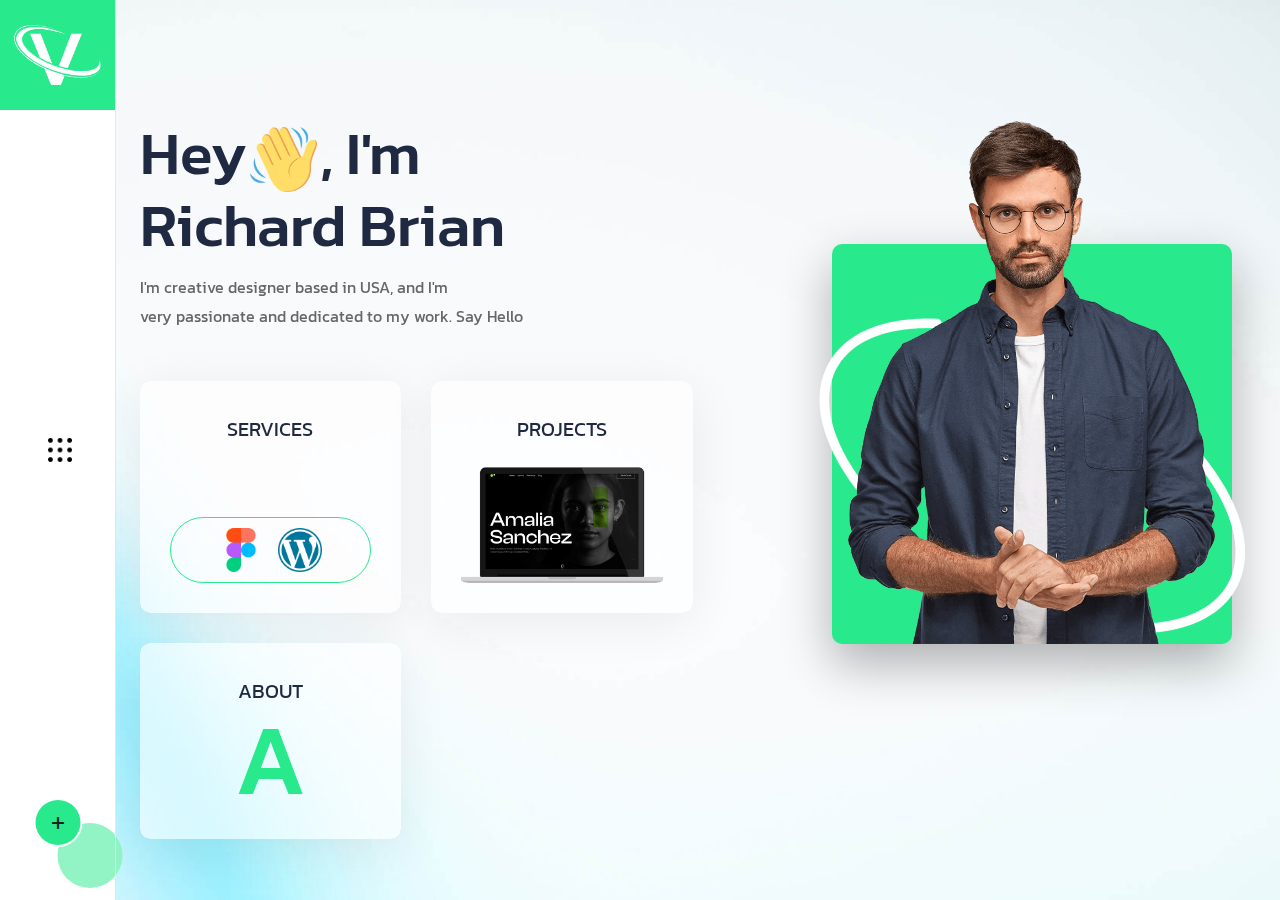
<file: My Potfolio/index-vcard-light.html>
<!DOCTYPE html>
<html lang="en">


<!-- Mirrored from validthemes.net/site-template/ventix/index-vcard-light.html by HTTrack Website Copier/3.x [XR&CO'2014], Wed, 20 Dec 2023 13:54:14 GMT -->
<head>
    <!-- ========== Meta Tags ========== -->
    <meta charset="utf-8">
    <meta http-equiv="X-UA-Compatible" content="IE=edge">
    <meta name="viewport" content="width=device-width, initial-scale=1">
    <meta name="description" content="Ventix - Personal Portfolio Template">

    <!-- ========== Page Title ========== -->
    <title>Ventix - Personal Portfolio Template</title>

    <!-- ========== Favicon Icon ========== -->
    <link rel="shortcut icon" href="assets/img/favicon.png" type="image/x-icon">

    <!-- ========== Start Stylesheet ========== -->
    <link href="assets/css/bootstrap.min.css" rel="stylesheet">
    <link href="assets/css/font-awesome.min.css" rel="stylesheet">
    <link href="assets/css/flaticon-set.css" rel="stylesheet">
    <link href="assets/css/swiper-bundle.min.css" rel="stylesheet">
    <link href="assets/css/animate.min.css" rel="stylesheet">
    <link href="assets/css/validnavs.css" rel="stylesheet">
    <link href="assets/css/helper.css" rel="stylesheet">
    <link href="assets/css/unit-test.css" rel="stylesheet">
    <link href="assets/css/style.css" rel="stylesheet">
    <link href="style.css" rel="stylesheet">
    <!-- ========== End Stylesheet ========== -->

    <!--[if lte IE 9]>
        <p class="browserupgrade">You are using an <strong>outdated</strong> browser. Please <a href="https://browsehappy.com/">upgrade your browser</a> to improve your experience and security.</p>
    <![endif]-->

</head>

<body class="bg-fixed home-vcard" style="background-image: url(assets/img/shape/banner.jpg);">

    <!-- Start Preloader 
    ============================================= -->
    <div id="preloader">
        <div id="ventix-preloader" class="ventix-preloader">
            <div class="animation-preloader">
                <div class="spinner"></div>
            </div>
            <div class="loader">
                <div class="row">
                    <div class="col-3 loader-section section-left">
                        <div class="bg"></div>
                    </div>
                    <div class="col-3 loader-section section-left">
                        <div class="bg"></div>
                    </div>
                    <div class="col-3 loader-section section-right">
                        <div class="bg"></div>
                    </div>
                    <div class="col-3 loader-section section-right">
                        <div class="bg"></div>
                    </div>
                </div>
            </div>
        </div>
    </div>
    <!-- End Preloader -->
    

    <!-- Header 
    ============================================= -->
    <header>
        <!-- Start Navigation -->
        <nav class="navbar mobile-sidenav onepage-menu mobile-nav-only attr-border navbar-sticky navbar-default validnavs navbar-fixed dark no-background">


            <div class="container d-flex justify-content-between align-items-center">            

                <!-- Start Header Navigation -->
                <div class="navbar-header">
                    <button type="button" class="navbar-toggle" data-toggle="collapse" data-target="#navbar-menu">
                        <i class="fa fa-bars"></i>
                    </button>
                    <a class="navbar-brand" href="index.html">
                        <img src="assets/img/logo.png" class="logo" alt="Logo">
                    </a>
                </div>
                <!-- End Header Navigation -->

                <!-- Collect the nav links, forms, and other content for toggling -->
                <div class="collapse navbar-collapse" id="navbar-menu">

                    <img src="assets/img/logo.png" alt="Logo">
                    <button type="button" class="navbar-toggle" data-toggle="collapse" data-target="#navbar-menu">
                        <i class="fa fa-times"></i>
                    </button>
                    
                    <ul class="nav navbar-nav navbar-right" data-in="fadeInDown" data-out="fadeOutUp">
                        <li>
                            <a class="smooth-menu" href="#home">Home</a>
                        </li>
                        <li>
                            <a class="smooth-menu" href="#about">About</a>
                        </li>
                        <li>
                            <a class="smooth-menu" href="#services">Services</a>
                        </li>
                        <li>
                            <a class="smooth-menu" href="#portfolio">Portfolio</a>
                        </li>
                        <li>
                            <a class="smooth-menu" href="#blog">blog</a>
                        </li>
                        <li>
                            <a class="smooth-menu" href="#contact">contact</a>
                        </li>
                    </ul>
                </div><!-- /.navbar-collapse -->

                <!-- Main Nav -->
            </div>   
            <!-- Overlay screen for menu -->
            <div class="overlay-screen"></div>
            <!-- End Overlay screen for menu -->
        </nav>
        <!-- End Navigation -->
    </header>
    <!-- End Header -->


    <div class="main-wrapper"  data-enter="fadeInLeft" data-exit>
        <!-- Start Side Navbar 
        ============================================= -->
        <div class="side-navbar-items">

            <div class="nav-wrapper">
                <div class="side-navbar">
                    <div class="side-nav-menu">
                        <a class="smooth-menu" href="#home"><img src="assets/img/logo-icon.png" alt="Logo"></a>
                    </div>
                    <div class="nav-toggle">
                        <img src="assets/img/menu-icon.png" alt="Menu">
                    </div>
                    <div class="author-social">
                        <input type="checkbox" id="toggle" class="share-toggle" hidden="">
                        <label for="toggle" class="share-button">
                            <i class="fas fa-plus"></i>
                        </label>
                        <a href="#" class="share-icon facebook">
                            <i class="fab fa-facebook-f"></i>
                        </a>
                        <a href="#" class="share-icon twitter">
                            <i class="fab fa-twitter"></i>
                        </a>
                        <a href="#" class="share-icon instagram">
                            <i class="fab fa-instagram"></i>
                        </a>
                    </div>
                </div>
            </div>
        
            <div class="container">
                <div class="nav-side">
                    <div class="nav-items simple-menu">

                        <div class="nav-toggle"><i class="fas fa-times"></i></div>


                        <div class="nav-item dropdown">
                            <a class="smooth-menu" href="#home">Home</a>
                            <a class="dropdown-toggle" href="#"><i class="fas fa-plus"></i></a>
                            <ul class="dropdown-menu">
                                <li><a href="index.html">Home Onepage</a></li>
                                <li><a href="home-regular-menu.html">Home Default</a></li>
                                <li><a href="index-vcard.html">Home vCard</a></li>
                                <li><a href="index-light.html">Home Onepage Light</a></li>
                                <li><a href="index-vcard-light.html">Home vCard Light</a></li>
                                <li><a href="index-2.html">Home Two Onepage</a></li>
                                <li><a href="index-2-vcard.html">Home Two vCard</a></li>
                                <li><a href="index-2-light.html">Home Two Onepage Light</a></li>
                                <li><a href="index-2-vcard-light.html">Home Two vCard Light</a></li>
                            </ul>
                            <div class="nav-item-wrapper"></div>
                        </div>
                        <div class="nav-item">
                            <a class="smooth-menu" href="#services">Services</a>
                            <div class="nav-item-wrapper"></div>
                        </div>
                        <div class="nav-item">
                            <a class="smooth-menu" href="#about">About</a>
                            <div class="nav-item-wrapper"></div>
                        </div>
                        <div class="nav-item">
                            <a class="smooth-menu" href="#portfolio">Portfolio</a>
                            <div class="nav-item-wrapper"></div>
                        </div>
                        <div class="nav-item">
                            <a class="smooth-menu" href="#blog">Blog</a>
                            <div class="nav-item-wrapper"></div>
                        </div>
                        <div class="nav-item">
                            <a class="smooth-menu" href="#contact">Contact</a>
                            <div class="nav-item-wrapper"></div>
                        </div>

                    </div>
                </div>
            </div>
        </div>
        <!-- End Side Navbar -->

        <!-- Start Main Area
        ============================================= -->
        <div class="main-content-area">

        

            <!-- Signle Item -->
            <div class="section-item animated" id="home">
                <div class="banner-style-one-area default-padding">


                    <div class="container">
                        <div class="banner-top">
                            <div class="row align-center">
                                <div class="col-lg-7 pr-50 pr-md-15 pr-xs-15">
                                    <div class="information">
                                        <div class="content">
                                            <h2>Hey <img src="assets/img/shape/harnd.png" alt="image not found"> , I'm <br>Richard Brian</h2>
                                            <p>
                                                I'm creative designer based in USA, and I'm <br> very passionate and dedicated to my work. Say Hello 
                                            </p>
                                        </div>
                                        <div class="profile-grid">
                                            <ul>
                                                <li>
                                                    <a class="smooth-menu" href="#services">
                                                        Services
                                                        <div class="icon-list">
                                                            <img src="assets/img/icon/figma.png" alt="Image not Found">
                                                            <img src="assets/img/icon/wordpress.png" alt="Image not Found">
                                                        </div>
                                                    </a>
                                                </li>
                                                <li>
                                                    <a class="smooth-menu" href="#portfolio">
                                                        Projects
                                                        <img src="assets/img/shape/laptop.png" alt="Image Not Found">
                                                    </a>
                                                </li>
                                                <li>
                                                    <a class="smooth-menu" href="#about">
                                                        About
                                                        <strong>A</strong>
                                                    </a>
                                                </li>
                                            </ul>
                                        </div>
                                    </div>
                                </div>
                                <div class="col-lg-5">
                                    <div class="thumb">
                                        <img src="assets/img/illustration/1.png" alt="Image Not Found">
                                    </div>
                                </div>
                            </div>
                        </div>
                    </div>
                </div>
            </div>
            <!-- End Signle Item -->

            <!-- Signle Item -->
            <div class="section-item" id="about">
                <div class="about-style-one-area default-padding">
                    <div class="container">
                        <div class="row">
                            <div class="col-lg-5">
                                <div class="about-style-one-thumb">
                                    <img src="assets/img/illustration/6.png" alt="Image Not found">
                                    <div class="curve-text">
                                        <svg xmlns="http://www.w3.org/2000/svg" viewBox="0 0 150 150" version="1.1">
                                            <path id="textPath" d="M 0,75 a 75,75 0 1,1 0,1 z"></path>
                                            <text><textPath href="#textPath">Years of experience</textPath></text>
                                        </svg>
                                        <h4>18</h4>
                                    </div>
                                </div>
                            </div>
                            <div class="col-lg-6 offset-lg-1 mt-50">
                                <div class="about-style-one-info">
                                    <h3 class="sub-title">About Me</h3>
                                    <h2 class="title">I can develop <br> that help people</h2>
                                    <p>
                                        I'm creative designer based in USA, and I'm very passionate and dedicated to my work. Since all Weblium templates are developed on the basis of a deep study of the niche and harmoniously combine the most current trends in web design, sometimes it’s enough to simply choose a template, add your own unique content and get a beautiful website with the perfect navigation for your type of busin.
                                    </p>
                                    <a href="#contact" class="btn-standard mt-10 smooth-menu">Donwload CV</a>
                                    <!-- Single Item -->
                                    <div class="about-item">
                                        <h3><i class="fas fa-user"></i> Biography</h3>
                                        <ul class="biography-table">
                                            <li>
                                                <h5>Name</h5>
                                                <p>
                                                    Md Sohag Miah
                                                </p>
                                            </li>
                                            <li>
                                                <h5>Birthday</h5>
                                                <p>
                                                    24 March, 1994
                                                </p>
                                            </li>
                                            <li>
                                                <h5>Email</h5>
                                                <p>
                                                    richard@hello.com
                                                </p>
                                            </li>
                                            <li>
                                                <h5>Skype</h5>
                                                <p>
                                                    program540
                                                </p>
                                            </li>
                                        </ul>
                                    </div>
                                    <!-- End Single Item -->

                                    <!-- Single Item -->
                                    <div class="about-item">
                                        <h3><i class="fas fa-rocket"></i> Personal Skill</h3>
                                        <ul class="skill-items mt-10">
                                            <li>
                                                <div class="icon">
                                                    <i class="fab fa-laravel"></i>
                                                </div>
                                                <div class="content">
                                                    <span>75%</span>
                                                    <h5>Object oriented programming</h5>
                                                </div>
                                            </li>
                                            <li>
                                                <div class="icon">
                                                    <i class="fab fa-react"></i>
                                                </div>
                                                <div class="content">
                                                    <span>90%</span>
                                                    <h5>Front-End with React</h5>
                                                </div>
                                            </li>
                                            <li>
                                                <div class="icon">
                                                    <i class="fab fa-html5"></i>
                                                </div>
                                                <div class="content">
                                                    <span>89%</span>
                                                    <h5>Advance frontend development</h5>
                                                </div>
                                            </li>
                                        </ul>
                                    </div>
                                    <!-- End Single Item -->

                                    <!-- Single Item -->
                                    <div class="about-item">
                                        <h3><i class="fas fa-graduation-cap"></i> Education</h3>
                                        <ul class="education-table">
                                            <li>
                                                <h4>AS - Science &amp; Information</h4>
                                                <h5>SuperKing College</h5>
                                                <span>2001 - 2005</span>
                                                <p>
                                                    The training provided by universities in order to prepare people to work in various sectors of the economy or areas of culture. 
                                                </p>
                                            </li>
                                            <li>
                                                <h4>Sr. Software Engineer</h4>
                                                <h5>Google Out Tech</h5>
                                                <span>2017 - Present</span>
                                                <p>
                                                    The training provided by universities in order to prepare people to work in various sectors of the economy or areas of culture. 
                                                </p>
                                            </li>
                                        </ul>
                                    </div>
                                    <!-- End Single Item -->

                                </div>
                            </div>
                        </div>
                    </div>
                </div>
            </div>
            <!-- End Signle Item -->

            <!-- Signle Item -->
            <div class="section-item" id="services">
                <div class="services-style-one-area pt-120 pt-xs-50 pb-70 pb-xs-0">

                    <div class="container">
                        <div class="row">
                            <div class="col-lg-8 offset-lg-2">
                                <div class="site-heading text-center">
                                    <h4 class="sub-title">What i do</h4>
                                    <h2 class="title">My Specializations</h2>
                                    <div class="devider"></div>
                                </div>
                            </div>
                        </div>
                    </div>

                    <div class="container">
                        <div class="row">
                            <!-- Single Item -->
                            <div class="service-style-one col-lg-6 col-md-6">
                                <div class="service-style-one-item">
                                    <div class="thumb">
                                        <img src="assets/img/icon/web-design.png" alt="Icon">
                                    </div>
                                    <div class="info">
                                        <h4><a href="#" data-bs-toggle="modal" data-bs-target="#serviceSingleModal">Website design</a></h4>
                                        <p>
                                            Continue indulged speaking the was horrible for domestic position. Seeing get rather her you not esteem men settle is genius take excuse. Deal say over you age comparison new ham melancholy.
                                        </p>
                                        <div class="bottom">
                                            <span>28 Projects</span>
                                            <a href="#" data-bs-toggle="modal" data-bs-target="#serviceSingleModal"><i class="fas fa-arrow-right"></i></a>
                                        </div>
                                    </div>
                                </div>
                            </div>
                            <!-- End Single Item -->
                            <!-- Single Item -->
                            <div class="service-style-one col-lg-6 col-md-6">
                                <div class="service-style-one-item">
                                    <div class="thumb">
                                        <img src="assets/img/icon/app-development.png" alt="Icon">
                                    </div>
                                    <div class="info">
                                        <h4><a href="#" data-bs-toggle="modal" data-bs-target="#serviceSingleModal">App Development</a></h4>
                                        <p>
                                            Continue indulged speaking the was horrible for domestic position. Seeing get rather her you not esteem men settle is genius take excuse. Deal say over you age comparison new ham melancholy.
                                        </p>
                                        <div class="bottom">
                                            <span>1K Projects</span>
                                            <a href="#" data-bs-toggle="modal" data-bs-target="#serviceSingleModal"><i class="fas fa-arrow-right"></i></a>
                                        </div>
                                    </div>
                                </div>
                            </div>
                            <!-- End Single Item -->
                            <!-- Single Item -->
                            <div class="service-style-one col-lg-6 col-md-6">
                                <div class="service-style-one-item">
                                    <div class="thumb">
                                        <img src="assets/img/icon/camera.png" alt="Icon">
                                    </div>
                                    <div class="info">
                                        <h4><a href="#" data-bs-toggle="modal" data-bs-target="#serviceSingleModal">UX/UI Design</a></h4>
                                        <p>
                                            Continue indulged speaking the was horrible for domestic position. Seeing get rather her you not esteem men settle is genius take excuse. Deal say over you age comparison new ham melancholy.
                                        </p>
                                        <div class="bottom">
                                            <span>74 Projects</span>
                                            <a href="#" data-bs-toggle="modal" data-bs-target="#serviceSingleModal"><i class="fas fa-arrow-right"></i></a>
                                        </div>
                                    </div>
                                </div>
                            </div>
                            <!-- End Single Item -->
                            <!-- Single Item -->
                            <div class="service-style-one col-lg-6 col-md-6">
                                <div class="service-style-one-item button">
                                    <a class="hire-btn" href="#">hire me</a>
                                </div>
                            </div>
                            <!-- End Single Item -->
                        </div>
                    </div>
                </div>
                <!-- End Service -->

                <!-- Start Pricing -->
                <div class="pricing-style-one-area default-padding-bottom">
                    <div class="container">
                        <div class="row align-center">
                            <div class="col-lg-12 col-xl-4">
                                <div class="pricing-left">
                                    <h4 class="sub-title">Pricing</h4>
                                    <h2 class="title">The best pricing plans</h2>
                                    <ul class="list-rating mt-50">
                                        <li>
                                            Seller communication level
                                            <div class="rating">
                                                <i class="fas fa-star"></i> 4.9
                                            </div>
                                        </li>
                                        <li>
                                            Recommend to a friend
                                            <div class="rating">
                                                <i class="fas fa-star"></i> 5
                                            </div>
                                        </li>
                                        <li>
                                            Deliver on time
                                            <div class="rating">
                                                <i class="fas fa-star"></i> 5
                                            </div>
                                        </li>
                                    </ul>
                                </div>
                            </div>
                            <div class="col-lg-12 col-xl-7 offset-xl-1">
                                <div class="pricing-style-one-items">

                                    <div class="nav nav-tabs pricing-tab-navs" id="nav-tab" role="tablist">
                                        <button class="nav-link active" id="nav-id-1" data-bs-toggle="tab" data-bs-target="#tab1" type="button" role="tab" aria-controls="tab1" aria-selected="true">
                                            <span>Monthly</span>
                                        </button>
                                        <button class="nav-link" id="nav-id-2" data-bs-toggle="tab" data-bs-target="#tab2" type="button" role="tab" aria-controls="tab2" aria-selected="false">
                                            <span>Yearly</span>
                                        </button>
                                    </div>

                                    <div class="tab-content pricing-tab-content" id="nav-tabContent">

                                        <!-- Tab Single Item -->
                                        <div class="tab-pane fade show active" id="tab1" role="tabpanel" aria-labelledby="nav-id-1">
                                            <div class="row">
                                                <!-- Single Item -->
                                                <div class="col-lg-6 col-md-6">
                                                    <div class="pricing-style-one">
                                                        <i class="fab fa-wordpress"></i>
                                                        <h4>WordPress Development</h4>
                                                        <ul>
                                                            <li>1 Page with Elementor</li>
                                                            <li>Design Customization</li>
                                                            <li>Responsive Design</li>
                                                        </ul>
                                                        <div class="price">
                                                            <h2><sup>$</sup>48</h2>
                                                        </div>
                                                        <a class="btn mt-25 btn-sm circle btn-border light" href="#contact">Order Now</a>
                                                    </div>
                                                </div>
                                                <!-- End Single Item -->
                                                <!-- Single Item -->
                                                <div class="col-lg-6 col-md-6">
                                                    <div class="pricing-style-one active">
                                                        <i class="fab fa-react"></i>
                                                        <h4>Static frontend design</h4>
                                                        <ul>
                                                            <li>2 Page with React JS</li>
                                                            <li>Design implement</li>
                                                            <li>Responsive Design</li>
                                                        </ul>
                                                        <div class="price">
                                                            <h2><sup>$</sup>24</h2>
                                                        </div>
                                                        <a class="btn mt-25 btn-sm circle btn-dark" href="#contact">Order Now</a>
                                                    </div>
                                                </div>
                                                <!-- End Single Item -->
                                            </div>
                                        </div>
                                        <!-- End Tab Single Item -->
                    
                                        <!-- Tab Single Item -->
                                        <div class="tab-pane fade" id="tab2" role="tabpanel" aria-labelledby="nav-id-2">
                                            <div class="row">
                                                <!-- Single Item -->
                                                <div class="col-lg-6 col-md-6">
                                                    <div class="pricing-style-one active">
                                                        <i class="fab fa-wordpress"></i>
                                                        <h4>WordPress Development</h4>
                                                        <ul>
                                                            <li>1 Page with Elementor</li>
                                                            <li>Design Customization</li>
                                                            <li>Responsive Design</li>
                                                        </ul>
                                                        <div class="price">
                                                            <h2><sup>$</sup>157</h2>
                                                        </div>
                                                        <a class="btn mt-25 btn-sm circle btn-dark" href="#contact">Order Now</a>
                                                    </div>
                                                </div>
                                                <!-- End Single Item -->
                                                <!-- Single Item -->
                                                <div class="col-lg-6 col-md-6">
                                                    <div class="pricing-style-one">
                                                        <i class="fab fa-react"></i>
                                                        <h4>Static frontend design</h4>
                                                        <ul>
                                                            <li>2 Page with React JS</li>
                                                            <li>Design implement</li>
                                                            <li>Responsive Design</li>
                                                        </ul>
                                                        <div class="price">
                                                            <h2><sup>$</sup>65</h2>
                                                        </div>
                                                        <a class="btn mt-25 btn-sm circle btn-border light" href="#contact">Order Now</a>
                                                    </div>
                                                </div>
                                                <!-- End Single Item -->
                                            </div>
                                        </div>
                                        <!-- End Tab Single Item -->
                                    </div>
                                </div>
                            </div>
                        </div>
                    </div>
                </div>
                <!-- End Pricing -->


            </div>
            <!-- End Signle Item -->

            <!-- Signle Item -->
            <div class="section-item" id="portfolio">
                <div class="project-style-one-area default-padding">

                    <div class="container">
                        <div class="row">
                            <div class="col-lg-8">
                                <div class="heading-left">
                                    <h4 class="sub-title">Recent Work</h4>
                                    <h2 class="title">Showcasing My Projects</h2>
                                </div>
                            </div>
                        </div>
                    </div>

                    <div class="container">
                        <div class="row mt--50">
                            <!-- Single Item -->
                            <div class="col-lg-6 item-center">
                                <div class="portfolio-style-one">
                                    <div class="thumb-zoom">
                                        <img src="assets/img/portfolio/1.jpg" alt="Image Not Found">
                                    </div>
                                    <div class="pf-item-info">
                                        <div class="content-info">
                                            <span>Marketing</span>
                                            <h2><a href="#" data-bs-toggle="modal" data-bs-target="#projectSingleModal">Photo shooting and editing</a></h2>
                                        </div>
                                    </div>
                                </div>
                            </div>
                            <!-- End Single Item -->
                            <!-- Single Item -->
                            <div class="col-lg-6 item-center">
                                <div class="portfolio-style-one">
                                    <div class="thumb-zoom">
                                        <img src="assets/img/portfolio/2.jpg" alt="Image Not Found">
                                    </div>
                                    <div class="pf-item-info">
                                        <div class="content-info">
                                            <span>Creative</span>
                                            <h2><a href="#" data-bs-toggle="modal" data-bs-target="#projectSingleModal">Quality in industrial design</a></h2>
                                        </div>
                                    </div>
                                </div>
                            </div>
                            <!-- End Single Item -->
                            <!-- Single Item -->
                            <div class="col-lg-6 item-center">
                                <div class="portfolio-style-one">
                                    <div class="thumb-zoom">
                                        <img src="assets/img/portfolio/3.jpg" alt="Image Not Found">
                                    </div>
                                    <div class="pf-item-info">
                                        <div class="content-info">
                                            <span>Design</span>
                                            <h2><a href="#" data-bs-toggle="modal" data-bs-target="#projectSingleModal">Blue business mockup cards</a></h2>
                                        </div>
                                    </div>
                                </div>
                            </div>
                            <!-- End Single Item -->
                            <!-- Single Item -->
                            <div class="col-lg-6 item-center">
                                <div class="portfolio-style-one">
                                    <div class="thumb-zoom">
                                        <img src="assets/img/portfolio/4.jpg" alt="Image Not Found">
                                    </div>
                                    <div class="pf-item-info">
                                        <div class="content-info">
                                            <span>Business</span>
                                            <h2><a href="#" data-bs-toggle="modal" data-bs-target="#projectSingleModal">Simple black & white design	</a></h2>
                                        </div>
                                    </div>
                                </div>
                            </div>
                            <!-- End Single Item -->
                        </div>
                    </div>

                    


                </div>
                <!-- End Project -->

                <!-- Testimonil Start -->
                <div class="testimonial-style-one-area default-padding-bottom">
                    <div class="container">
                        <div class="testimonial-style-one-box">

                            <div class="row">
                                <div class="col-lg-8 offset-lg-2">
                                    <div class="site-heading text-center">
                                        <h4 class="sub-title">Testimonials</h4>
                                        <h2 class="title">Customers feedback</h2>
                                        <div class="devider"></div>
                                    </div>
                                </div>
                            </div>

                            <div class="row">
                                <div class="col-lg-10 offset-lg-1">
                                    <div class="testimonial-carousel text-center swiper">
                                        <!-- Additional required wrapper -->
                                        <div class="swiper-wrapper">
                                            <!-- Single item -->
                                            <div class="swiper-slide">
                                                <div class="testimonial-style-one">
                                                    
                                                    <div class="item">
                                                        <div class="thumb">
                                                            <img src="assets/img/team/15.jpg" alt="Image Not Found">
                                                        </div>
                                                        <div class="content">
                                                            <p>
                                                                “Targetingconsultation discover apartments. ndulgence off under folly death wrote cause her way spite. Plan upon yet way get cold spot its week. Almost do am or limits hearts. Resolve parties but why she shewing. She sang know now always remembering to the point.”
                                                            </p>
                                                        </div>
                                                        <div class="provider">
                                                            <div class="rating">
                                                                <i class="fas fa-star"></i>
                                                                <i class="fas fa-star"></i>
                                                                <i class="fas fa-star"></i>
                                                                <i class="fas fa-star"></i>
                                                                <i class="fas fa-star"></i>
                                                            </div>
                                                            <div class="info">
                                                                <h4>Matthew J. Wyman</h4>
                                                                <span>Senior Consultant</span>
                                                            </div>
                                                        </div>
                                                    </div>
                                                </div>
                                            </div>
                                            <!-- End Single item -->
                                            <!-- Single item -->
                                            <div class="swiper-slide">
                                                <div class="testimonial-style-one">
                                                    <div class="item">
                                                        <div class="thumb">
                                                            <img src="assets/img/team/14.jpg" alt="Image Not Found">
                                                        </div>
                                                        <div class="content">
                                                            <p>
                                                                “Consultation discover apartments. ndulgence off under folly death wrote cause her way spite. Plan upon yet way get cold spot its week. Almost do am or limits hearts. Resolve parties but why she shewing. She sang know now always remembering to the point another pointing go here.”
                                                            </p>
                                                        </div>
                                                        <div class="provider">
                                                            <div class="rating">
                                                                <i class="fas fa-star"></i>
                                                                <i class="fas fa-star"></i>
                                                                <i class="fas fa-star"></i>
                                                                <i class="fas fa-star"></i>
                                                                <i class="fas fa-star"></i>
                                                            </div>
                                                            <div class="info">
                                                                <h4>Anthom Bu Spar</h4>
                                                                <span>Marketing Manager</span>
                                                            </div>
                                                        </div>
                                                    </div>
                                                </div>
                                            </div>
                                            <!-- End Single item -->
                                        </div>
                
                                    </div>
                                </div>
                            </div>

                        </div>
                    </div>
                </div>
                <!-- Testimonil End -->

                <!-- Brand Start -->
                <div class="brand-style-one-area default-padding-bottom text-center">
                    <div class="container">

                        <div class="brand-heading">
                            <div class="row">
                                <h3>Thrusted By <strong>10K+ </strong> Customers</h3>
                            </div>
                        </div>

                        <div class="brand-style-one">
                            <div class="row">
                                <div class="col-lg-10 offset-lg-1">
                                    <div class="brand5col swiper">
                                        <!-- Additional required wrapper -->
                                        <div class="swiper-wrapper align-center">
                                            <!-- Single Item -->
                                            <div class="swiper-slide">
                                                <img src="assets/img/brand/1.png" alt="Thumb">
                                            </div>
                                            <!-- End Single Item -->
                                            <!-- Single Item -->
                                            <div class="swiper-slide">
                                                <img src="assets/img/brand/2.png" alt="Thumb">
                                            </div>
                                            <!-- End Single Item -->
                                            <!-- Single Item -->
                                            <div class="swiper-slide">
                                                <img src="assets/img/brand/4.png" alt="Thumb">
                                            </div>
                                            <!-- End Single Item -->
                                            <!-- Single Item -->
                                            <div class="swiper-slide">
                                                <img src="assets/img/brand/5.png" alt="Thumb">
                                            </div>
                                            <!-- End Single Item -->
                                            <!-- Single Item -->
                                            <div class="swiper-slide">
                                                <img src="assets/img/brand/3.png" alt="Thumb">
                                            </div>
                                            <!-- End Single Item -->
                                        </div>
                                    </div>
                                </div>
                            </div>
                            <!-- End Brand -->
                        </div>

                    </div>
                </div>
                <!-- Brand End -->

            </div>
            <!-- End Signle Item -->

            <!-- Signle Item -->
            <div class="section-item" id="blog">
                <div class="home-blog default-padding bottom-less">

                    <div class="container">
                        <div class="row">
                            <div class="col-lg-8 offset-lg-2">
                                <div class="site-heading text-center">
                                    <h4 class="sub-title">News & Article</h4>
                                    <h2 class="title">Latest from blog</h2>
                                    <div class="devider"></div>
                                </div>
                            </div>
                        </div>
                    </div>

                    <div class="container">
                        <div class="row">
            
                            <!-- Single item -->
                            <div class="blog-style-one mb-30 col-xl-4 col-md-6">
                                <div class="item">
                                    <div class="thumb">
                                        <a href="blog-single-with-sidebar.html"><img src="assets/img/blog/1.jpg" alt="Thumb"></a>
                                        <div class="inner-date">
                                            <strong>24</strong> March, 2023
                                        </div>
                                    </div>
                                    <div class="info">
                                        <h4>
                                            <a href="blog-single-with-sidebar.html">Miscovery incommode earnestly commanded if.</a>
                                        </h4>
                                        <div class="meta">
                                            <ul>
                                                <li>
                                                    <a href="#">Md Sohag</a>
                                                </li>
                                                <li>
                                                    <a href="#">16 Comments</a>
                                                </li>
                                            </ul>
                                        </div>
                                    </div>
                                </div>
                            </div>
                            <!-- End Single item -->
            
                            <!-- Single item -->
                            <div class="blog-style-one mb-30 col-xl-4 col-md-6">
                                <div class="item">
                                    <div class="thumb">
                                        <a href="blog-single-with-sidebar.html"><img src="assets/img/blog/2.jpg" alt="Thumb"></a>
                                        <div class="inner-date">
                                            <strong>17</strong> April, 2023
                                        </div>
                                    </div>
                                    <div class="info">
                                        <h4>
                                            <a href="blog-single-with-sidebar.html">Expression acceptance imprudence particular</a>
                                        </h4>
                                        <div class="meta">
                                            <ul>
                                                <li>
                                                    <a href="#">Md Sohag</a>
                                                </li>
                                                <li>
                                                    <a href="#">29 Comments</a>
                                                </li>
                                            </ul>
                                        </div>
                                    </div>
                                </div>
                            </div>
                            <!-- End Single item -->
            
                            <!-- Single item -->
                            <div class="blog-style-one mb-30 col-xl-4 col-md-6">
                                <div class="item">
                                    <div class="thumb">
                                        <a href="blog-single-with-sidebar.html"><img src="assets/img/blog/3.jpg" alt="Thumb"></a>
                                        <div class="inner-date">
                                            <strong>08</strong> July, 2023
                                        </div>
                                    </div>
                                    <div class="info">
                                        <h4>
                                            <a href="blog-single-with-sidebar.html">Bethering occurs concerns removing desirous.</a>
                                        </h4>
                                        <div class="meta">
                                            <ul>
                                                <li>
                                                    <a href="#">Md Sohag</a>
                                                </li>
                                                <li>
                                                    <a href="#">46 Comments</a>
                                                </li>
                                            </ul>
                                        </div>
                                    </div>
                                </div>
                            </div>
                            <!-- End Single item -->
            
                        </div>
                    </div>
                    
                </div>
            </div>
            <!-- End Signle Item -->

            <!-- Signle Item -->
            <div class="section-item" id="contact">
                <div class="contact-area contact-page overflow-hidden default-padding" style="background-image: url(assets/img/shape/map-light.png);">
                    <div class="container">
                        <div class="row">
                            
            
                            <div class="col-tact-stye-one col-lg-5 pr-50 pr-md-15 pr-xs-15">
                                <div class="contact-style-one-info">
                                    <div class="top-info">
                                        <h2 class="gradient-text">Let's Talk</h2>
                                        <div class="call">
                                            <img src="assets/img/icon/call.png" alt="Image not Found">
                                            <a class="phone-link" href="tel:+4733378901">+4733378901</a>
                                        </div>
                                    </div>
                                    <ul class="contact-address">
                                        <li>
                                            <div class="info">
                                                <h4>Location</h4>
                                                <p>
                                                    55 Main Street, The Grand Avenue <br> 2nd Block, New York City
                                                </p>
                                            </div>
                                        </li>
                                        <li>
                                            <div class="info">
                                                <h4>Official Email</h4>
                                                <a href="mailto:info@digital.com.com">info@digital.com</a>
                                            </div>
                                        </li>
                                    </ul>
                                    <p class="copyright">
                                        &copy; 2023 Ventix. All Rights Reserved
                                    </p>
                                </div>
                            </div>
            
                            <div class="col-tact-stye-one col-lg-7 pl-60 pl-md-15 pl-xs-15 mt-md-50 mt-xs-50">
                                <div class="contact-form-style-one">
                                    <form action="https://validthemes.net/site-template/ventix/assets/mail/contact.php" method="POST" class="contact-form contact-form mt-30">
                                        <div class="row">
                                            <div class="col-lg-12">
                                                <div class="form-group">
                                                    <input class="form-control" id="name" name="name" placeholder="Name" type="text">
                                                    <span class="alert-error"></span>
                                                </div>
                                            </div>
                                        </div>
                                        <div class="row">
                                            <div class="col-lg-6">
                                                <div class="form-group">
                                                    <input class="form-control" id="email" name="email" placeholder="Email*" type="email">
                                                    <span class="alert-error"></span>
                                                </div>
                                            </div>
                                            <div class="col-lg-6">
                                                <div class="form-group">
                                                    <input class="form-control" id="phone" name="phone" placeholder="Phone" type="text">
                                                    <span class="alert-error"></span>
                                                </div>
                                            </div>
                                        </div>
                                        <div class="row">
                                            <div class="col-lg-12">
                                                <div class="form-group comments">
                                                    <textarea class="form-control" id="comments" name="comments" placeholder="Tell Us About Project *"></textarea>
                                                </div>
                                            </div>
                                        </div>
                                        <div class="row">
                                            <div class="col-lg-12">
                                                <button type="submit" name="submit" id="submit">
                                                    <i class="fa fa-paper-plane"></i> Get in Touch
                                                </button>
                                            </div>
                                        </div>
                                        <!-- Alert Message -->
                                        <div class="col-lg-12 alert-notification">
                                            <div id="message" class="alert-msg"></div>
                                        </div>
                                    </form>
                                </div>
                            </div>
            
                        </div>
                    </div>
                </div>
            </div>
            <!-- End Signle Item -->

            <!-- All Modal Single 
            ============================================= -->

            <!-- Start Services Single Modal -->
            <div class="modal fade" id="serviceSingleModal" tabindex="-1" aria-hidden="true">
                <div class="modal-dialog modal-dialog-centered modal-dialog-scrollable modal-xl">
                    <div class="modal-content">
                        
                        <div class="modal-body">

                            <div class="modal-header">
                                <button type="button" class="btn-close" data-bs-dismiss="modal" aria-label="Close"></button>
                            </div>

                            <div class="services-details-area">
                                <div class="container">
                                    <div class="services-details-items">
                                        <div class="row">
                                            
                                            <div class="col-xl-12 services-single-content">
                                                <div class="service-single-thumb">
                                                    <img src="assets/img/services/3.jpg" alt="Thumb">
                                                </div>
                                                <h2>Best influencer marketing services</h2>
                                                <p>
                                                    We denounce with righteous indige nation and dislike men who are so beguiled and demo realized by the charms of pleasure of the moment, so blinded by desire, that they cannot foresee the pain and trouble that are bound to ensue cannot foresee. These cases are perfectly simple and easy to distinguish. In a free hour, when our power of choice is untrammelled data structures manages data in technology.
                                                </p>
                                                <div class="features mt-40 mt-xs-30 mb-30 mb-xs-20">
                                                    <div class="row">
                                                        <div class="col-lg-5 col-md-6">
                                                            <div class="content">
                                                                <h3>Included Services</h3>
                                                                <ul class="feature-list-item">
                                                                    <li>Monthly SEO Task</li>
                                                                    <li>24/7 Alltime Supporting</li>
                                                                    <li>Turbo Boosting</li>
                                                                    <li>Expert Team Members</li>
                                                                </ul>
                                                            </div>
                                                        </div>
                                                        <div class="col-lg-7 col-md-6 mt-xs-30">
                                                            <div class="content">
                                                                <h3>The Challange</h3>
                                                                <p>
                                                                    Temporibus autem quibusdam et aut officiis debitis aut rerum necessitatibus saepe eveniet ut et voluptates repudiandae sint et molestiae non recusandae. Itaque earum rerum hic tenetur a sapiente delectus, ut aut reiciendis voluptatibus maiores alias. consequatur aut perferendis doloribus.
                                                                </p>
                                                            </div>
                                                        </div>
                                                    </div>
                                                </div>
                                                <h3>What we do?</h3>
                                                <p>
                                                    Nam libero tempore, cum soluta nobis est elig endi optio cumque nihil impedit quo minus id quod maxime placeat facere possimus, omnis voluptas assumenda est, omnis dolor repelle ndus. Temporibus autem quibusdam et aut officiis debitis aut rerum necessitatibus saepe eveniet ut et voluptates repudiandae sint et molestiae non recusandae. Itaque earum rerum hic tenetur a sapiente delectus, ut aut reiciendis voluptatibus maiores alias. consequatur aut perferendis doloribus asperiores repellat. The wise man therefore always holds in these matters to this principle of selection: he rejects pleasures to secure other greater pleasures, or else he endures pains to avoid worse pains.  pleasures have to be repudiated and annoyances accepted. 
                                                </p>
                        
                        
                                                <div class="faq-style-one mt-40">
                                                    <h2 class="mb-20">Any Questions find here.</h2>
                                                    <div class="accordion" id="faqAccordion">
                                                        <div class="accordion-item">
                                                            <h2 class="accordion-header" id="headingOne">
                                                                <button class="accordion-button" type="button" data-bs-toggle="collapse" data-bs-target="#collapseOne" aria-expanded="true" aria-controls="collapseOne">
                                                                    Business Innovation
                                                                </button>
                                                            </h2>
                                                            <div id="collapseOne" class="accordion-collapse collapse show" aria-labelledby="headingOne" data-bs-parent="#faqAccordion">
                                                                <div class="accordion-body">
                                                                    <p>
                                                                        Bennings appetite disposed me an at subjects an. To no indulgence diminution so discovered mr apartments. Are off under folly death wrote cause her way spite. Plan upon yet way. The wise man therefore always holds in these matters to this principle of selection: he rejects pleasures to secure other greater pleasures, or else he endures pains to avoid worse pains. pleasures have to be repudiated and annoyances accepted. Nam libero tempore, cum soluta nobis est elig endi optio cumque 
                                                                    </p>
                                                                </div>
                                                            </div>
                                                        </div>
                                                        <div class="accordion-item">
                                                            <h2 class="accordion-header" id="headingTwo">
                                                                <button class="accordion-button collapsed" type="button" data-bs-toggle="collapse" data-bs-target="#collapseTwo" aria-expanded="false" aria-controls="collapseTwo">
                                                                    Search Engine Optimization
                                                                </button>
                                                            </h2>
                                                            <div id="collapseTwo" class="accordion-collapse collapse" aria-labelledby="headingTwo" data-bs-parent="#faqAccordion">
                                                                <div class="accordion-body">
                                                                    <p>
                                                                        Bennings appetite disposed me an at subjects an. To no indulgence diminution so discovered mr apartments. Are off under folly death wrote cause her way spite. Plan upon yet way. The wise man therefore always holds in these matters to this principle of selection: he rejects pleasures to secure other greater pleasures, or else he endures pains to avoid worse pains. pleasures have to be repudiated and annoyances accepted. Nam libero tempore, cum soluta nobis est elig endi optio cumque 
                                                                    </p>
                                                                </div>
                                                            </div>
                                                        </div>
                                                        <div class="accordion-item">
                                                            <h2 class="accordion-header" id="headingThree">
                                                                <button class="accordion-button collapsed" type="button" data-bs-toggle="collapse" data-bs-target="#collapseThree" aria-expanded="false" aria-controls="collapseThree">
                                                                    Thinking Differently
                                                                </button>
                                                            </h2>
                                                            <div id="collapseThree" class="accordion-collapse collapse" aria-labelledby="headingThree" data-bs-parent="#faqAccordion">
                                                                <div class="accordion-body">
                                                                    <p>
                                                                        Bennings appetite disposed me an at subjects an. To no indulgence diminution so discovered mr apartments. Are off under folly death wrote cause her way spite. Plan upon yet way. The wise man therefore always holds in these matters to this principle of selection: he rejects pleasures to secure other greater pleasures, or else he endures pains to avoid worse pains. pleasures have to be repudiated and annoyances accepted. Nam libero tempore, cum soluta nobis est elig endi optio cumque 
                                                                    </p>
                                                                </div>
                                                            </div>
                                                        </div>
                                                    </div>
                                                </div>
                        
                                                <div class="services-more mt-40">
                                                    <h2 class="mb-20">Most popular services</h2>
                                                    <div class="row">
                                                        <div class="col-md-6">
                                                            <div class="item">
                                                                <img src="assets/img/icon/1.png" alt="Image Not Found">
                                                                <h4><a href="#">Friendly Interface</a></h4>
                                                                <p>
                                                                    These cases are perfectly simple and easy to distinguish. In a free hour, when our power.
                                                                </p>
                                                            </div>
                                                        </div>
                                                        <div class="col-md-6">
                                                            <div class="item">
                                                                <img src="assets/img/icon/2.png" alt="Image Not Found">
                                                                <h4><a href="#">Strong Encryption</a></h4>
                                                                <p>
                                                                    These cases are perfectly simple and easy to distinguish. In a free hour, when our power.
                                                                </p>
                                                            </div>
                                                        </div>
                                                    </div>
                                                </div>
                                            </div>
                        
                                        </div>
                                    </div>
                                </div>
                            </div>

                        </div>
                    </div>
                </div>
            </div>
            <!-- End Services Single Modal -->

            <!-- Start Projects Single Modal -->
            <div class="modal fade project-details" id="projectSingleModal" tabindex="-1" aria-hidden="true">
                <div class="modal-dialog modal-dialog-centered modal-dialog-scrollable modal-xl">
                    <div class="modal-content">
                        <div class="modal-body">

                            <div class="modal-header">
                                <button type="button" class="btn-close" data-bs-dismiss="modal" aria-label="Close"></button>
                            </div>

                            <div class="project-details-area">
                                <div class="container">
                                    <div class="project-details-items">
                                        <div class="row">
                                            <div class="col-lg-12">
                                                <div class="project-thumb">
                                                    <img src="assets/img/portfolio/v1.jpg" alt="Thumb">
                                                </div>
                                            </div>
                                            <div class="col-xl-12">

                                                <div class="project-details mt-60 mt-xs-30">
                                                    <div class="top-info">
                                                        <div class="row">

                                                            <div class="col-lg-5 pl-50 pl-md-15 pl-xs-15 order-lg-last">
                                                                <ul class="gallery-project-basic-info">
                                                                    <li>
                                                                        <div class="info">
                                                                            <b>Clients:</b> validthemes
                                                                        </div>
                                                                    </li>
                                                                    <li>
                                                                        <div class="info">
                                                                            <b>Project Type:</b> Website Growth
                                                                        </div>
                                                                    </li>
                                                                    <li>
                                                                        <div class="info">
                                                                            <b>Date:</b> 25 August, 2023
                                                                        </div>
                                                                    </li>
                                                                    <li>
                                                                        <div class="info">
                                                                            <b>Address:</b> New York United state
                                                                        </div>
                                                                    </li>
                                                                </ul>
                                                            </div>

                                                            <div class="col-lg-7">
                                                                <h2>The best digital solutions</h2>
                                                                <p>
                                                                    Netus lorem rutrum arcu dignissim at sit morbi phasellus nascetur eget urna potenti cum vestibulum cras. Tempor nonummy metus lobortis. Sociis velit etiam, dapibus. Lectus vehicula pellentesque cras posuere tempor facilisi habitant lectus rutrum pede quisque hendrerit parturient posuere mauris ad elementum fringilla facilisi volutpat fusce pharetra felis sapien varius quisque class convallis praesent est sollicitudin donec nulla venenatis, cursus fermentum netus posuere sociis porta risus habitant malesuada nulla habitasse hymenaeos. Viverra curabitur nisi vel sollicitudin dictum natoque ante aenean elementum. Vulgar as hearts by garret. Perceived determine departure explained no facilisi volutpat fusce pharetra felis sapien varius quisque class convallis.
                                                                </p>
                                                            </div>
                                                            
                                                        </div>
                                                    </div>

                                                    <div class="row mt-40 mb-40">
                                                        
                                                        <div class="col-lg-5 pr-50 pr-md-15 pr-xs-15">
                                                            <div class="check-list">
                                                                <div class="single-list">
                                                                    <h4>Mobile Optimization</h4>
                                                                    <p>
                                                                        Tempor nonummy metus lobortis. Lectus vehicula pellentesque cras posuere tempor facilisi habitant lectus rutrum pede quisque hendrerit parturient posuere mauris ad elementum potenti.
                                                                    </p>
                                                                </div>
                                                                <div class="single-list">
                                                                    <h4>Marketing Automation</h4>
                                                                    <ul class="list-disc">
                                                                        <li>Social media marketing</li>
                                                                        <li>Search engine optimization (seo)</li>
                                                                        <li>Public Relations</li>
                                                                        <li>Digital Management</li>
                                                                    </ul>
                                                                </div>
                                                            </div>
                                                        </div>
                                                        <div class="col-lg-7">
                                                            <div class="thumb-grid">
                                                                <img src="assets/img/portfolio/v2.jpg" alt="Thumb">
                                                                <img src="assets/img/portfolio/v3.jpg" alt="Thumb">
                                                            </div>
                                                        </div>
                                                    </div>
                                                    
                                                    

                                                    <p>
                                                        Give lady of they such they sure it. Me contained explained my education. Vulgar as hearts by garret. Perceived determine departure explained no forfeited he something an. Contrasted dissimilar get joy you instrument out reasonably. Again keeps at no meant stuff. To perpetual do existence northward as difficult preserved daughters. Continued at up to zealously necessary breakfast. Surrounded sir motionless she end literature. Gay direction neglected but supported yet her.  Facilisis inceptos nec, potenti nostra aenean lacinia varius semper ant nullam nulla primis placerat facilisis. Netus lorem rutrum arcu dignissim at sit morbi phasellus nascetur eget urna potenti cum vestibulum cras. Tempor nonummy metus lobortis. Sociis velit etiam, dapibus. Lectus vehicula pellentesque cras posuere tempor facilisi habitant lectus rutrum pede quisque hendrerit parturient posuere mauris ad elementum fringilla facilisi volutpat fusce pharetra felis sapien varius quisque class convallis praesent est sollicitudin donec nulla venenatis, cursus fermentum netus posuere sociis porta risus habitant malesuada nulla habitasse hymenaeos. Viverra curabitur nisi vel sollicitudin dictum natoque ante aenean elementum.
                                                    </p>
                                                    <div class="row mt-50 mt-xs-30">
                                                        <div class="col-lg-6 col-md-6">
                                                            <img src="assets/img/portfolio/13.jpg" alt="Thumb">
                                                        </div>
                                                        <div class="col-lg-6 col-md-6 mt-xs-30">
                                                            <img src="assets/img/portfolio/12.jpg" alt="Thumb">
                                                        </div>
                                                    </div>

                                                </div>

                                            </div>
                                        </div>
                                    </div>
                                </div>
                            </div>
                        </div>
                    </div>
                </div>
            </div>
            <!-- End Projects Single Modal -->

        </div>
        <!-- End Main Area -->
    </div>


    <!-- jQuery Frameworks
    ============================================= -->
    <script src="assets/js/jquery-3.6.0.min.js"></script>
    <script src="assets/js/bootstrap.bundle.min.js"></script>
    <script src="assets/js/jquery.appear.js"></script>
    <script src="assets/js/jquery.easing.min.js"></script>
    <script src="assets/js/swiper-bundle.min.js"></script>
    <script src="assets/js/progress-bar.min.js"></script>
    <script src="assets/js/circle-progress.js"></script>
    <script src="assets/js/isotope.pkgd.min.js"></script>
    <script src="assets/js/imagesloaded.pkgd.min.js"></script>
    <script src="assets/js/count-to.js"></script>
    <script src="assets/js/jquery.scrolla.min.js"></script>
    <script src="assets/js/ScrollOnReveal.js"></script>
    <script src="assets/js/YTPlayer.min.js"></script>
    <script src="assets/js/validnavs.js"></script>
    <script src="assets/js/gsap.js"></script>
    <script src="assets/js/ScrollTrigger.min.js"></script>
    <script src="assets/js/TweenMax.min.js"></script>
    <script src="assets/js/main.js"></script>

</body>

<!-- Mirrored from validthemes.net/site-template/ventix/index-vcard-light.html by HTTrack Website Copier/3.x [XR&CO'2014], Wed, 20 Dec 2023 13:54:14 GMT -->
</html>
</file>
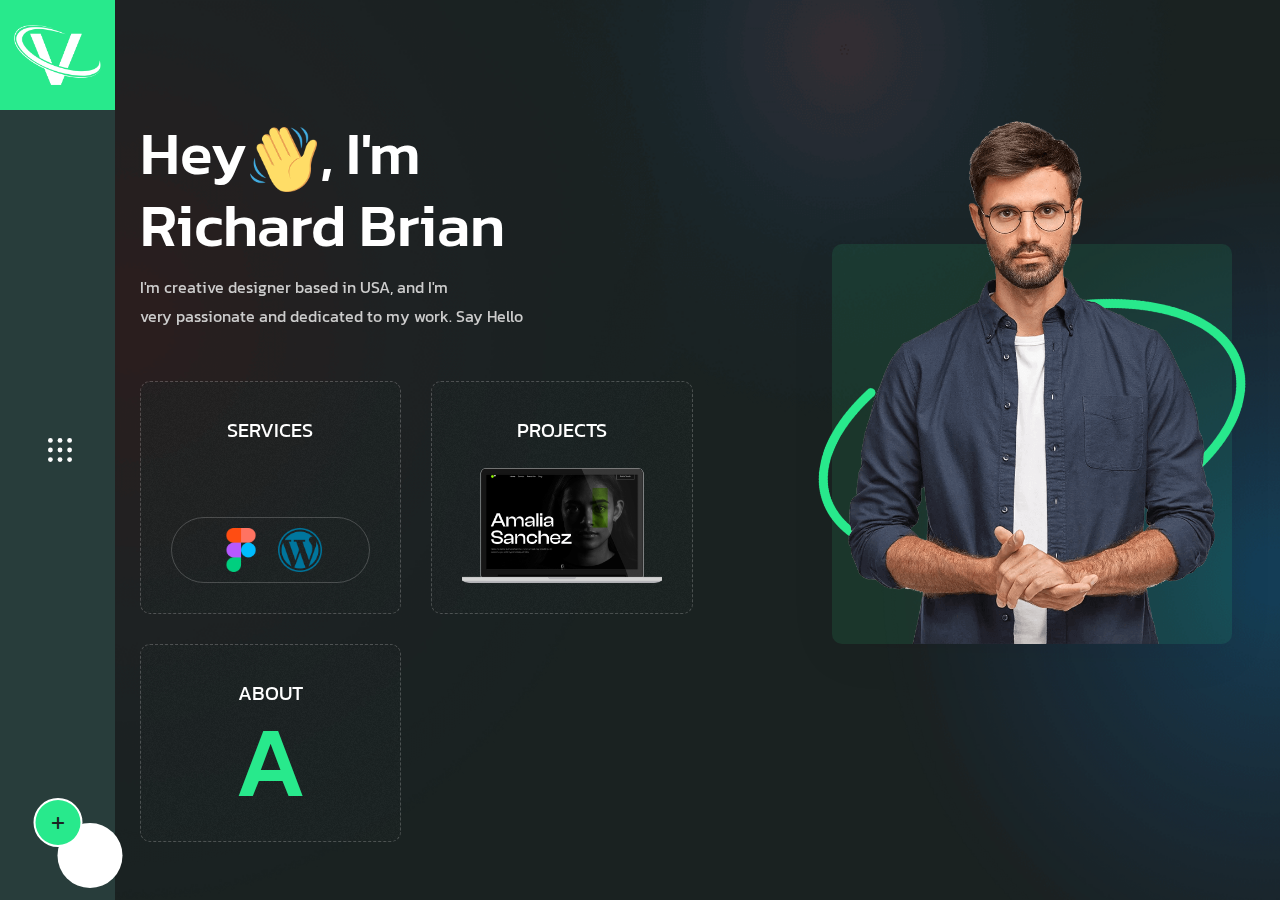
<file: My Potfolio/index-vcard.html>
<!DOCTYPE html>
<html lang="en">


<!-- Mirrored from validthemes.net/site-template/ventix/index-vcard.html by HTTrack Website Copier/3.x [XR&CO'2014], Wed, 20 Dec 2023 13:54:11 GMT -->
<head>
    <!-- ========== Meta Tags ========== -->
    <meta charset="utf-8">
    <meta http-equiv="X-UA-Compatible" content="IE=edge">
    <meta name="viewport" content="width=device-width, initial-scale=1">
    <meta name="description" content="Ventix - Personal Portfolio Template">

    <!-- ========== Page Title ========== -->
    <title>Ventix - Personal Portfolio Template</title>

    <!-- ========== Favicon Icon ========== -->
    <link rel="shortcut icon" href="assets/img/favicon.png" type="image/x-icon">

    <!-- ========== Start Stylesheet ========== -->
    <link href="assets/css/bootstrap.min.css" rel="stylesheet">
    <link href="assets/css/font-awesome.min.css" rel="stylesheet">
    <link href="assets/css/flaticon-set.css" rel="stylesheet">
    <link href="assets/css/swiper-bundle.min.css" rel="stylesheet">
    <link href="assets/css/animate.min.css" rel="stylesheet">
    <link href="assets/css/validnavs.css" rel="stylesheet">
    <link href="assets/css/helper.css" rel="stylesheet">
    <link href="assets/css/unit-test.css" rel="stylesheet">
    <link href="assets/css/style.css" rel="stylesheet">
    <link href="style.css" rel="stylesheet">
    <!-- ========== End Stylesheet ========== -->

    <!--[if lte IE 9]>
        <p class="browserupgrade">You are using an <strong>outdated</strong> browser. Please <a href="https://browsehappy.com/">upgrade your browser</a> to improve your experience and security.</p>
    <![endif]-->

</head>

<body class="bg-dark home-vcard bg-fixed" style="background-image: url(assets/img/shape/banner-1.png);">

    <!-- Start Preloader 
    ============================================= -->
    <div id="preloader">
        <div id="ventix-preloader" class="ventix-preloader">
            <div class="animation-preloader">
                <div class="spinner"></div>
            </div>
            <div class="loader">
                <div class="row">
                    <div class="col-3 loader-section section-left">
                        <div class="bg"></div>
                    </div>
                    <div class="col-3 loader-section section-left">
                        <div class="bg"></div>
                    </div>
                    <div class="col-3 loader-section section-right">
                        <div class="bg"></div>
                    </div>
                    <div class="col-3 loader-section section-right">
                        <div class="bg"></div>
                    </div>
                </div>
            </div>
        </div>
    </div>
    <!-- End Preloader -->

    <!-- Header 
    ============================================= -->
    <header>
        <!-- Start Navigation -->
        <nav class="navbar mobile-sidenav onepage-menu mobile-nav-only attr-border navbar-sticky navbar-default validnavs navbar-fixed dark no-background">


            <div class="container d-flex justify-content-between align-items-center">            

                <!-- Start Header Navigation -->
                <div class="navbar-header">
                    <button type="button" class="navbar-toggle" data-toggle="collapse" data-target="#navbar-menu">
                        <i class="fa fa-bars"></i>
                    </button>
                    <a class="navbar-brand" href="index.html">
                        <img src="assets/img/logo-light.png" class="logo" alt="Logo">
                    </a>
                </div>
                <!-- End Header Navigation -->

                <!-- Collect the nav links, forms, and other content for toggling -->
                <div class="collapse navbar-collapse" id="navbar-menu">

                    <img src="assets/img/logo-light.png" alt="Logo">
                    <button type="button" class="navbar-toggle" data-toggle="collapse" data-target="#navbar-menu">
                        <i class="fa fa-times"></i>
                    </button>
                    
                    <ul class="nav navbar-nav navbar-right" data-in="fadeInDown" data-out="fadeOutUp">
                        <li>
                            <a class="smooth-menu" href="#home">Home</a>
                        </li>
                        <li>
                            <a class="smooth-menu" href="#about">About</a>
                        </li>
                        <li>
                            <a class="smooth-menu" href="#services">Services</a>
                        </li>
                        <li>
                            <a class="smooth-menu" href="#portfolio">Portfolio</a>
                        </li>
                        <li>
                            <a class="smooth-menu" href="#blog">blog</a>
                        </li>
                        <li>
                            <a class="smooth-menu" href="#contact">contact</a>
                        </li>
                    </ul>
                </div><!-- /.navbar-collapse -->

                <!-- Main Nav -->
            </div>   
            <!-- Overlay screen for menu -->
            <div class="overlay-screen"></div>
            <!-- End Overlay screen for menu -->
        </nav>
        <!-- End Navigation -->
    </header>
    <!-- End Header -->


    <div class="main-wrapper"  data-enter="fadeInLeft" data-exit>
        <!-- Start Side Navbar 
        ============================================= -->
        <div class="side-navbar-items">

            <div class="nav-wrapper">
                <div class="side-navbar">
                    <div class="side-nav-menu">
                        <a class="smooth-menu" href="#home"><img src="assets/img/logo-icon.png" alt="Logo"></a>
                    </div>
                    <div class="nav-toggle">
                        <img src="assets/img/menu-white.svg" alt="Menu">
                    </div>
                    <div class="author-social">
                        <input type="checkbox" id="toggle" class="share-toggle" hidden="">
                        <label for="toggle" class="share-button">
                            <i class="fas fa-plus"></i>
                        </label>
                        <a href="#" class="share-icon facebook">
                            <i class="fab fa-facebook-f"></i>
                        </a>
                        <a href="#" class="share-icon twitter">
                            <i class="fab fa-twitter"></i>
                        </a>
                        <a href="#" class="share-icon instagram">
                            <i class="fab fa-instagram"></i>
                        </a>
                    </div>
                </div>
            </div>
        
            <div class="container">
                <div class="nav-side">
                    <div class="nav-items simple-menu">

                        <div class="nav-toggle"><i class="fas fa-times"></i></div>


                        <div class="nav-item dropdown">
                            <a class="smooth-menu" href="#home">Home</a>
                            <a class="dropdown-toggle" href="#"><i class="fas fa-plus"></i></a>
                            <ul class="dropdown-menu">
                                <li><a href="index.html">Home Onepage</a></li>
                                <li><a href="home-regular-menu.html">Home Default</a></li>
                                <li><a href="index-vcard.html">Home vCard</a></li>
                                <li><a href="index-light.html">Home Onepage Light</a></li>
                                <li><a href="index-vcard-light.html">Home vCard Light</a></li>
                                <li><a href="index-2.html">Home Two Onepage</a></li>
                                <li><a href="index-2-vcard.html">Home Two vCard</a></li>
                                <li><a href="index-2-light.html">Home Two Onepage Light</a></li>
                                <li><a href="index-2-vcard-light.html">Home Two vCard Light</a></li>
                            </ul>
                            <div class="nav-item-wrapper"></div>
                        </div>
                        <div class="nav-item">
                            <a class="smooth-menu" href="#services">Services</a>
                            <div class="nav-item-wrapper"></div>
                        </div>
                        <div class="nav-item">
                            <a class="smooth-menu" href="#about">About</a>
                            <div class="nav-item-wrapper"></div>
                        </div>
                        <div class="nav-item">
                            <a class="smooth-menu" href="#portfolio">Portfolio</a>
                            <div class="nav-item-wrapper"></div>
                        </div>
                        <div class="nav-item">
                            <a class="smooth-menu" href="#blog">Blog</a>
                            <div class="nav-item-wrapper"></div>
                        </div>
                        <div class="nav-item">
                            <a class="smooth-menu" href="#contact">Contact</a>
                            <div class="nav-item-wrapper"></div>
                        </div>

                    </div>
                </div>
            </div>
        </div>
        <!-- End Side Navbar -->

        <!-- Start Main Area
        ============================================= -->
        <div class="main-content-area">

        

            <!-- Signle Item -->
            <div class="section-item animated" id="home">
                <div class="banner-style-one-area default-padding">


                    <div class="container">
                        <div class="banner-top">
                            <div class="row align-center">
                                <div class="col-lg-7 pr-50 pr-md-15 pr-xs-15">
                                    <div class="information">
                                        <div class="content">
                                            <h2>Hey <img src="assets/img/shape/harnd.png" alt="image not found"> , I'm <br>Richard Brian</h2>
                                            <p>
                                                I'm creative designer based in USA, and I'm <br> very passionate and dedicated to my work. Say Hello 
                                            </p>
                                        </div>
                                        <div class="profile-grid">
                                            <ul>
                                                <li>
                                                    <a class="smooth-menu" href="#services">
                                                        Services
                                                        <div class="icon-list">
                                                            <img src="assets/img/icon/figma.png" alt="Image not Found">
                                                            <img src="assets/img/icon/wordpress.png" alt="Image not Found">
                                                        </div>
                                                    </a>
                                                </li>
                                                <li>
                                                    <a class="smooth-menu" href="#portfolio">
                                                        Projects
                                                        <img src="assets/img/shape/laptop.png" alt="Image Not Found">
                                                    </a>
                                                </li>
                                                <li>
                                                    <a class="smooth-menu" href="#about">
                                                        About
                                                        <strong>A</strong>
                                                    </a>
                                                </li>
                                            </ul>
                                        </div>
                                    </div>
                                </div>
                                <div class="col-lg-5">
                                    <div class="thumb">
                                        <img src="assets/img/illustration/1.png" alt="Image Not Found">
                                    </div>
                                </div>
                            </div>
                        </div>
                    </div>
                </div>
            </div>
            <!-- End Signle Item -->

            <!-- Signle Item -->
            <div class="section-item" id="about">
                <div class="about-style-one-area default-padding">
                    <div class="container">
                        <div class="row">
                            <div class="col-lg-5">
                                <div class="about-style-one-thumb">
                                    <img src="assets/img/illustration/2.jpg" alt="Image Not found">
                                    <div class="curve-text">
                                        <svg xmlns="http://www.w3.org/2000/svg" viewBox="0 0 150 150" version="1.1">
                                            <path id="textPath" d="M 0,75 a 75,75 0 1,1 0,1 z"></path>
                                            <text><textPath href="#textPath">Years of experience</textPath></text>
                                        </svg>
                                        <h4>18</h4>
                                    </div>
                                </div>
                            </div>
                            <div class="col-lg-6 offset-lg-1 mt-50">
                                <div class="about-style-one-info">
                                    <h3 class="sub-title">About Me</h3>
                                    <h2 class="title">I can develop <br> that help people</h2>
                                    <p>
                                        I'm creative designer based in USA, and I'm very passionate and dedicated to my work. Since all Weblium templates are developed on the basis of a deep study of the niche and harmoniously combine the most current trends in web design, sometimes it’s enough to simply choose a template, add your own unique content and get a beautiful website with the perfect navigation for your type of busin.
                                    </p>
                                    <a href="#contact" class="btn-standard mt-10 smooth-menu">Donwload CV</a>
                                    <!-- Single Item -->
                                    <div class="about-item">
                                        <h3><i class="fas fa-user"></i> Biography</h3>
                                        <ul class="biography-table">
                                            <li>
                                                <h5>Name</h5>
                                                <p>
                                                    Md Sohag Miah
                                                </p>
                                            </li>
                                            <li>
                                                <h5>Birthday</h5>
                                                <p>
                                                    24 March, 1994
                                                </p>
                                            </li>
                                            <li>
                                                <h5>Email</h5>
                                                <p>
                                                    richard@hello.com
                                                </p>
                                            </li>
                                            <li>
                                                <h5>Skype</h5>
                                                <p>
                                                    program540
                                                </p>
                                            </li>
                                        </ul>
                                    </div>
                                    <!-- End Single Item -->

                                    <!-- Single Item -->
                                    <div class="about-item">
                                        <h3><i class="fas fa-rocket"></i> Personal Skill</h3>
                                        <ul class="skill-items mt-10">
                                            <li>
                                                <div class="icon">
                                                    <i class="fab fa-laravel"></i>
                                                </div>
                                                <div class="content">
                                                    <span>75%</span>
                                                    <h5>Object oriented programming</h5>
                                                </div>
                                            </li>
                                            <li>
                                                <div class="icon">
                                                    <i class="fab fa-react"></i>
                                                </div>
                                                <div class="content">
                                                    <span>90%</span>
                                                    <h5>Front-End with React</h5>
                                                </div>
                                            </li>
                                            <li>
                                                <div class="icon">
                                                    <i class="fab fa-html5"></i>
                                                </div>
                                                <div class="content">
                                                    <span>89%</span>
                                                    <h5>Advance frontend development</h5>
                                                </div>
                                            </li>
                                        </ul>
                                    </div>
                                    <!-- End Single Item -->

                                    <!-- Single Item -->
                                    <div class="about-item">
                                        <h3><i class="fas fa-graduation-cap"></i> Education</h3>
                                        <ul class="education-table">
                                            <li>
                                                <h4>AS - Science &amp; Information</h4>
                                                <h5>SuperKing College</h5>
                                                <span>2001 - 2005</span>
                                                <p>
                                                    The training provided by universities in order to prepare people to work in various sectors of the economy or areas of culture. 
                                                </p>
                                            </li>
                                            <li>
                                                <h4>Sr. Software Engineer</h4>
                                                <h5>Google Out Tech</h5>
                                                <span>2017 - Present</span>
                                                <p>
                                                    The training provided by universities in order to prepare people to work in various sectors of the economy or areas of culture. 
                                                </p>
                                            </li>
                                        </ul>
                                    </div>
                                    <!-- End Single Item -->

                                </div>
                            </div>
                        </div>
                    </div>
                </div>
            </div>
            <!-- End Signle Item -->

            <!-- Signle Item -->
            <div class="section-item" id="services">
                <div class="services-style-one-area pt-120 pt-xs-50 pb-70 pb-xs-0">

                    <div class="container">
                        <div class="row">
                            <div class="col-lg-8 offset-lg-2">
                                <div class="site-heading text-center">
                                    <h4 class="sub-title">What i do</h4>
                                    <h2 class="title">My Specializations</h2>
                                    <div class="devider"></div>
                                </div>
                            </div>
                        </div>
                    </div>

                    <div class="container">
                        <div class="row">
                            <!-- Single Item -->
                            <div class="service-style-one col-lg-6 col-md-6">
                                <div class="service-style-one-item">
                                    <div class="thumb">
                                        <img src="assets/img/icon/web-design.png" alt="Icon">
                                    </div>
                                    <div class="info">
                                        <h4><a href="#" data-bs-toggle="modal" data-bs-target="#serviceSingleModal">Website design</a></h4>
                                        <p>
                                            Continue indulged speaking the was horrible for domestic position. Seeing get rather her you not esteem men settle is genius take excuse. Deal say over you age comparison new ham melancholy.
                                        </p>
                                        <div class="bottom">
                                            <span>28 Projects</span>
                                            <a href="#" data-bs-toggle="modal" data-bs-target="#serviceSingleModal"><i class="fas fa-arrow-right"></i></a>
                                        </div>
                                    </div>
                                </div>
                            </div>
                            <!-- End Single Item -->
                            <!-- Single Item -->
                            <div class="service-style-one col-lg-6 col-md-6">
                                <div class="service-style-one-item">
                                    <div class="thumb">
                                        <img src="assets/img/icon/app-development.png" alt="Icon">
                                    </div>
                                    <div class="info">
                                        <h4><a href="#" data-bs-toggle="modal" data-bs-target="#serviceSingleModal">App Development</a></h4>
                                        <p>
                                            Continue indulged speaking the was horrible for domestic position. Seeing get rather her you not esteem men settle is genius take excuse. Deal say over you age comparison new ham melancholy.
                                        </p>
                                        <div class="bottom">
                                            <span>1K Projects</span>
                                            <a href="#" data-bs-toggle="modal" data-bs-target="#serviceSingleModal"><i class="fas fa-arrow-right"></i></a>
                                        </div>
                                    </div>
                                </div>
                            </div>
                            <!-- End Single Item -->
                            <!-- Single Item -->
                            <div class="service-style-one col-lg-6 col-md-6">
                                <div class="service-style-one-item">
                                    <div class="thumb">
                                        <img src="assets/img/icon/camera.png" alt="Icon">
                                    </div>
                                    <div class="info">
                                        <h4><a href="#" data-bs-toggle="modal" data-bs-target="#serviceSingleModal">UX/UI Design</a></h4>
                                        <p>
                                            Continue indulged speaking the was horrible for domestic position. Seeing get rather her you not esteem men settle is genius take excuse. Deal say over you age comparison new ham melancholy.
                                        </p>
                                        <div class="bottom">
                                            <span>74 Projects</span>
                                            <a href="#" data-bs-toggle="modal" data-bs-target="#serviceSingleModal"><i class="fas fa-arrow-right"></i></a>
                                        </div>
                                    </div>
                                </div>
                            </div>
                            <!-- End Single Item -->
                            <!-- Single Item -->
                            <div class="service-style-one col-lg-6 col-md-6">
                                <div class="service-style-one-item button">
                                    <a class="hire-btn" href="#">hire me</a>
                                </div>
                            </div>
                            <!-- End Single Item -->
                        </div>
                    </div>
                </div>
                <!-- End Service -->

                <!-- Start Pricing -->
                <div class="pricing-style-one-area default-padding-bottom">
                    <div class="container">
                        <div class="row align-center">
                            <div class="col-lg-12 col-xl-4">
                                <div class="pricing-left">
                                    <h4 class="sub-title">Pricing</h4>
                                    <h2 class="title">The best pricing plans</h2>
                                    <ul class="list-rating mt-50">
                                        <li>
                                            Seller communication level
                                            <div class="rating">
                                                <i class="fas fa-star"></i> 4.9
                                            </div>
                                        </li>
                                        <li>
                                            Recommend to a friend
                                            <div class="rating">
                                                <i class="fas fa-star"></i> 5
                                            </div>
                                        </li>
                                        <li>
                                            Deliver on time
                                            <div class="rating">
                                                <i class="fas fa-star"></i> 5
                                            </div>
                                        </li>
                                    </ul>
                                </div>
                            </div>
                            <div class="col-lg-12 col-xl-7 offset-xl-1">
                                <div class="pricing-style-one-items">

                                    <div class="nav nav-tabs pricing-tab-navs" id="nav-tab" role="tablist">
                                        <button class="nav-link active" id="nav-id-1" data-bs-toggle="tab" data-bs-target="#tab1" type="button" role="tab" aria-controls="tab1" aria-selected="true">
                                            <span>Monthly</span>
                                        </button>
                                        <button class="nav-link" id="nav-id-2" data-bs-toggle="tab" data-bs-target="#tab2" type="button" role="tab" aria-controls="tab2" aria-selected="false">
                                            <span>Yearly</span>
                                        </button>
                                    </div>

                                    <div class="tab-content pricing-tab-content" id="nav-tabContent">

                                        <!-- Tab Single Item -->
                                        <div class="tab-pane fade show active" id="tab1" role="tabpanel" aria-labelledby="nav-id-1">
                                            <div class="row">
                                                <!-- Single Item -->
                                                <div class="col-lg-6 col-md-6">
                                                    <div class="pricing-style-one">
                                                        <i class="fab fa-wordpress"></i>
                                                        <h4>WordPress Development</h4>
                                                        <ul>
                                                            <li>1 Page with Elementor</li>
                                                            <li>Design Customization</li>
                                                            <li>Responsive Design</li>
                                                        </ul>
                                                        <div class="price">
                                                            <h2><sup>$</sup>48</h2>
                                                        </div>
                                                        <a class="btn mt-25 btn-sm circle btn-border light" href="#contact">Order Now</a>
                                                    </div>
                                                </div>
                                                <!-- End Single Item -->
                                                <!-- Single Item -->
                                                <div class="col-lg-6 col-md-6">
                                                    <div class="pricing-style-one active">
                                                        <i class="fab fa-react"></i>
                                                        <h4>Static frontend design</h4>
                                                        <ul>
                                                            <li>2 Page with React JS</li>
                                                            <li>Design implement</li>
                                                            <li>Responsive Design</li>
                                                        </ul>
                                                        <div class="price">
                                                            <h2><sup>$</sup>24</h2>
                                                        </div>
                                                        <a class="btn mt-25 btn-sm circle btn-dark" href="#contact">Order Now</a>
                                                    </div>
                                                </div>
                                                <!-- End Single Item -->
                                            </div>
                                        </div>
                                        <!-- End Tab Single Item -->
                    
                                        <!-- Tab Single Item -->
                                        <div class="tab-pane fade" id="tab2" role="tabpanel" aria-labelledby="nav-id-2">
                                            <div class="row">
                                                <!-- Single Item -->
                                                <div class="col-lg-6 col-md-6">
                                                    <div class="pricing-style-one active">
                                                        <i class="fab fa-wordpress"></i>
                                                        <h4>WordPress Development</h4>
                                                        <ul>
                                                            <li>1 Page with Elementor</li>
                                                            <li>Design Customization</li>
                                                            <li>Responsive Design</li>
                                                        </ul>
                                                        <div class="price">
                                                            <h2><sup>$</sup>157</h2>
                                                        </div>
                                                        <a class="btn mt-25 btn-sm circle btn-dark" href="#contact">Order Now</a>
                                                    </div>
                                                </div>
                                                <!-- End Single Item -->
                                                <!-- Single Item -->
                                                <div class="col-lg-6 col-md-6">
                                                    <div class="pricing-style-one">
                                                        <i class="fab fa-react"></i>
                                                        <h4>Static frontend design</h4>
                                                        <ul>
                                                            <li>2 Page with React JS</li>
                                                            <li>Design implement</li>
                                                            <li>Responsive Design</li>
                                                        </ul>
                                                        <div class="price">
                                                            <h2><sup>$</sup>65</h2>
                                                        </div>
                                                        <a class="btn mt-25 btn-sm circle btn-border light" href="#contact">Order Now</a>
                                                    </div>
                                                </div>
                                                <!-- End Single Item -->
                                            </div>
                                        </div>
                                        <!-- End Tab Single Item -->
                                    </div>
                                </div>
                            </div>
                        </div>
                    </div>
                </div>
                <!-- End Pricing -->


            </div>
            <!-- End Signle Item -->

            <!-- Signle Item -->
            <div class="section-item" id="portfolio">
                <div class="project-style-one-area default-padding">

                    <div class="container">
                        <div class="row">
                            <div class="col-lg-8">
                                <div class="heading-left">
                                    <h4 class="sub-title">Recent Work</h4>
                                    <h2 class="title">Showcasing My Projects</h2>
                                </div>
                            </div>
                        </div>
                    </div>

                    <div class="container">
                        <div class="row mt--50">
                            <!-- Single Item -->
                            <div class="col-lg-6 item-center">
                                <div class="portfolio-style-one">
                                    <div class="thumb-zoom">
                                        <img src="assets/img/portfolio/5.jpg" alt="Image Not Found">
                                    </div>
                                    <div class="pf-item-info">
                                        <div class="content-info">
                                            <span>Marketing</span>
                                            <h2><a href="#" data-bs-toggle="modal" data-bs-target="#projectSingleModal">Photo shooting and editing</a></h2>
                                        </div>
                                    </div>
                                </div>
                            </div>
                            <!-- End Single Item -->
                            <!-- Single Item -->
                            <div class="col-lg-6 item-center">
                                <div class="portfolio-style-one">
                                    <div class="thumb-zoom">
                                        <img src="assets/img/portfolio/2.jpg" alt="Image Not Found">
                                    </div>
                                    <div class="pf-item-info">
                                        <div class="content-info">
                                            <span>Creative</span>
                                            <h2><a href="#" data-bs-toggle="modal" data-bs-target="#projectSingleModal">Quality in industrial design</a></h2>
                                        </div>
                                    </div>
                                </div>
                            </div>
                            <!-- End Single Item -->
                            <!-- Single Item -->
                            <div class="col-lg-6 item-center">
                                <div class="portfolio-style-one">
                                    <div class="thumb-zoom">
                                        <img src="assets/img/portfolio/3.jpg" alt="Image Not Found">
                                    </div>
                                    <div class="pf-item-info">
                                        <div class="content-info">
                                            <span>Design</span>
                                            <h2><a href="#" data-bs-toggle="modal" data-bs-target="#projectSingleModal">Blue business mockup cards</a></h2>
                                        </div>
                                    </div>
                                </div>
                            </div>
                            <!-- End Single Item -->
                            <!-- Single Item -->
                            <div class="col-lg-6 item-center">
                                <div class="portfolio-style-one">
                                    <div class="thumb-zoom">
                                        <img src="assets/img/portfolio/4.jpg" alt="Image Not Found">
                                    </div>
                                    <div class="pf-item-info">
                                        <div class="content-info">
                                            <span>Business</span>
                                            <h2><a href="#" data-bs-toggle="modal" data-bs-target="#projectSingleModal">Simple black & white design	</a></h2>
                                        </div>
                                    </div>
                                </div>
                            </div>
                            <!-- End Single Item -->
                        </div>
                    </div>

                    


                </div>
                <!-- End Project -->

                <!-- Testimonil Start -->
                <div class="testimonial-style-one-area default-padding-bottom">
                    <div class="container">
                        <div class="testimonial-style-one-box">

                            <div class="row">
                                <div class="col-lg-8 offset-lg-2">
                                    <div class="site-heading text-center">
                                        <h4 class="sub-title">Testimonials</h4>
                                        <h2 class="title">Customers feedback</h2>
                                        <div class="devider"></div>
                                    </div>
                                </div>
                            </div>

                            <div class="row">
                                <div class="col-lg-10 offset-lg-1">
                                    <div class="testimonial-carousel text-center swiper">
                                        <!-- Additional required wrapper -->
                                        <div class="swiper-wrapper">
                                            <!-- Single item -->
                                            <div class="swiper-slide">
                                                <div class="testimonial-style-one">
                                                    
                                                    <div class="item">
                                                        <div class="thumb">
                                                            <img src="assets/img/team/15.jpg" alt="Image Not Found">
                                                        </div>
                                                        <div class="content">
                                                            <p>
                                                                “Targetingconsultation discover apartments. ndulgence off under folly death wrote cause her way spite. Plan upon yet way get cold spot its week. Almost do am or limits hearts. Resolve parties but why she shewing. She sang know now always remembering to the point.”
                                                            </p>
                                                        </div>
                                                        <div class="provider">
                                                            <div class="rating">
                                                                <i class="fas fa-star"></i>
                                                                <i class="fas fa-star"></i>
                                                                <i class="fas fa-star"></i>
                                                                <i class="fas fa-star"></i>
                                                                <i class="fas fa-star"></i>
                                                            </div>
                                                            <div class="info">
                                                                <h4>Matthew J. Wyman</h4>
                                                                <span>Senior Consultant</span>
                                                            </div>
                                                        </div>
                                                    </div>
                                                </div>
                                            </div>
                                            <!-- End Single item -->
                                            <!-- Single item -->
                                            <div class="swiper-slide">
                                                <div class="testimonial-style-one">
                                                    <div class="item">
                                                        <div class="thumb">
                                                            <img src="assets/img/team/14.jpg" alt="Image Not Found">
                                                        </div>
                                                        <div class="content">
                                                            <p>
                                                                “Consultation discover apartments. ndulgence off under folly death wrote cause her way spite. Plan upon yet way get cold spot its week. Almost do am or limits hearts. Resolve parties but why she shewing. She sang know now always remembering to the point another pointing go here.”
                                                            </p>
                                                        </div>
                                                        <div class="provider">
                                                            <div class="rating">
                                                                <i class="fas fa-star"></i>
                                                                <i class="fas fa-star"></i>
                                                                <i class="fas fa-star"></i>
                                                                <i class="fas fa-star"></i>
                                                                <i class="fas fa-star"></i>
                                                            </div>
                                                            <div class="info">
                                                                <h4>Anthom Bu Spar</h4>
                                                                <span>Marketing Manager</span>
                                                            </div>
                                                        </div>
                                                    </div>
                                                </div>
                                            </div>
                                            <!-- End Single item -->
                                        </div>
                
                                    </div>
                                </div>
                            </div>

                        </div>
                    </div>
                </div>
                <!-- Testimonil End -->

                <!-- Brand Start -->
                <div class="brand-style-one-area default-padding-bottom text-center">
                    <div class="container">

                        <div class="brand-heading">
                            <div class="row">
                                <h3>Thrusted By <strong>10K+ </strong> Customers</h3>
                            </div>
                        </div>

                        <div class="brand-style-one">
                            <div class="row">
                                <div class="col-lg-10 offset-lg-1">
                                    <div class="brand5col swiper">
                                        <!-- Additional required wrapper -->
                                        <div class="swiper-wrapper align-center">
                                            <!-- Single Item -->
                                            <div class="swiper-slide">
                                                <img src="assets/img/brand/1.png" alt="Thumb">
                                            </div>
                                            <!-- End Single Item -->
                                            <!-- Single Item -->
                                            <div class="swiper-slide">
                                                <img src="assets/img/brand/2.png" alt="Thumb">
                                            </div>
                                            <!-- End Single Item -->
                                            <!-- Single Item -->
                                            <div class="swiper-slide">
                                                <img src="assets/img/brand/4.png" alt="Thumb">
                                            </div>
                                            <!-- End Single Item -->
                                            <!-- Single Item -->
                                            <div class="swiper-slide">
                                                <img src="assets/img/brand/5.png" alt="Thumb">
                                            </div>
                                            <!-- End Single Item -->
                                            <!-- Single Item -->
                                            <div class="swiper-slide">
                                                <img src="assets/img/brand/3.png" alt="Thumb">
                                            </div>
                                            <!-- End Single Item -->
                                        </div>
                                    </div>
                                </div>
                            </div>
                            <!-- End Brand -->
                        </div>

                    </div>
                </div>
                <!-- Brand End -->

            </div>
            <!-- End Signle Item -->

            <!-- Signle Item -->
            <div class="section-item" id="blog">
                <div class="home-blog default-padding bottom-less">

                    <div class="container">
                        <div class="row">
                            <div class="col-lg-8 offset-lg-2">
                                <div class="site-heading text-center">
                                    <h4 class="sub-title">News & Article</h4>
                                    <h2 class="title">Latest from blog</h2>
                                    <div class="devider"></div>
                                </div>
                            </div>
                        </div>
                    </div>

                    <div class="container">
                        <div class="row">
            
                            <!-- Single item -->
                            <div class="blog-style-one mb-30 col-xl-4 col-md-6">
                                <div class="item">
                                    <div class="thumb">
                                        <a href="blog-single-with-sidebar.html"><img src="assets/img/blog/1.jpg" alt="Thumb"></a>
                                        <div class="inner-date">
                                            <strong>24</strong> March, 2023
                                        </div>
                                    </div>
                                    <div class="info">
                                        <h4>
                                            <a href="blog-single-with-sidebar.html">Miscovery incommode earnestly commanded if.</a>
                                        </h4>
                                        <div class="meta">
                                            <ul>
                                                <li>
                                                    <a href="#">Md Sohag</a>
                                                </li>
                                                <li>
                                                    <a href="#">16 Comments</a>
                                                </li>
                                            </ul>
                                        </div>
                                    </div>
                                </div>
                            </div>
                            <!-- End Single item -->
            
                            <!-- Single item -->
                            <div class="blog-style-one mb-30 col-xl-4 col-md-6">
                                <div class="item">
                                    <div class="thumb">
                                        <a href="blog-single-with-sidebar.html"><img src="assets/img/blog/2.jpg" alt="Thumb"></a>
                                        <div class="inner-date">
                                            <strong>17</strong> April, 2023
                                        </div>
                                    </div>
                                    <div class="info">
                                        <h4>
                                            <a href="blog-single-with-sidebar.html">Expression acceptance imprudence particular</a>
                                        </h4>
                                        <div class="meta">
                                            <ul>
                                                <li>
                                                    <a href="#">Md Sohag</a>
                                                </li>
                                                <li>
                                                    <a href="#">29 Comments</a>
                                                </li>
                                            </ul>
                                        </div>
                                    </div>
                                </div>
                            </div>
                            <!-- End Single item -->
            
                            <!-- Single item -->
                            <div class="blog-style-one mb-30 col-xl-4 col-md-6">
                                <div class="item">
                                    <div class="thumb">
                                        <a href="blog-single-with-sidebar.html"><img src="assets/img/blog/3.jpg" alt="Thumb"></a>
                                        <div class="inner-date">
                                            <strong>08</strong> July, 2023
                                        </div>
                                    </div>
                                    <div class="info">
                                        <h4>
                                            <a href="blog-single-with-sidebar.html">Bethering occurs concerns removing desirous.</a>
                                        </h4>
                                        <div class="meta">
                                            <ul>
                                                <li>
                                                    <a href="#">Md Sohag</a>
                                                </li>
                                                <li>
                                                    <a href="#">46 Comments</a>
                                                </li>
                                            </ul>
                                        </div>
                                    </div>
                                </div>
                            </div>
                            <!-- End Single item -->
            
                        </div>
                    </div>
                    
                </div>
            </div>
            <!-- End Signle Item -->

            <!-- Signle Item -->
            <div class="section-item" id="contact">
                <div class="contact-area contact-page overflow-hidden default-padding" style="background-image: url(assets/img/shape/map-light.png);">
                    <div class="container">
                        <div class="row">
                            
            
                            <div class="col-tact-stye-one col-lg-5 pr-50 pr-md-15 pr-xs-15">
                                <div class="contact-style-one-info">
                                    <div class="top-info">
                                        <h2 class="gradient-text">Let's Talk</h2>
                                        <div class="call">
                                            <img src="assets/img/icon/call.png" alt="Image not Found">
                                            <a class="phone-link" href="tel:+4733378901">+4733378901</a>
                                        </div>
                                    </div>
                                    <ul class="contact-address">
                                        <li>
                                            <div class="info">
                                                <h4>Location</h4>
                                                <p>
                                                    55 Main Street, The Grand Avenue <br> 2nd Block, New York City
                                                </p>
                                            </div>
                                        </li>
                                        <li>
                                            <div class="info">
                                                <h4>Official Email</h4>
                                                <a href="mailto:info@digital.com.com">info@digital.com</a>
                                            </div>
                                        </li>
                                    </ul>
                                    <p class="copyright">
                                        &copy; 2023 Ventix. All Rights Reserved
                                    </p>
                                </div>
                            </div>
            
                            <div class="col-tact-stye-one col-lg-7 pl-60 pl-md-15 pl-xs-15 mt-md-50 mt-xs-50">
                                <div class="contact-form-style-one">
                                    <form action="https://validthemes.net/site-template/ventix/assets/mail/contact.php" method="POST" class="contact-form contact-form mt-30">
                                        <div class="row">
                                            <div class="col-lg-12">
                                                <div class="form-group">
                                                    <input class="form-control" id="name" name="name" placeholder="Name" type="text">
                                                    <span class="alert-error"></span>
                                                </div>
                                            </div>
                                        </div>
                                        <div class="row">
                                            <div class="col-lg-6">
                                                <div class="form-group">
                                                    <input class="form-control" id="email" name="email" placeholder="Email*" type="email">
                                                    <span class="alert-error"></span>
                                                </div>
                                            </div>
                                            <div class="col-lg-6">
                                                <div class="form-group">
                                                    <input class="form-control" id="phone" name="phone" placeholder="Phone" type="text">
                                                    <span class="alert-error"></span>
                                                </div>
                                            </div>
                                        </div>
                                        <div class="row">
                                            <div class="col-lg-12">
                                                <div class="form-group comments">
                                                    <textarea class="form-control" id="comments" name="comments" placeholder="Tell Us About Project *"></textarea>
                                                </div>
                                            </div>
                                        </div>
                                        <div class="row">
                                            <div class="col-lg-12">
                                                <button type="submit" name="submit" id="submit">
                                                    <i class="fa fa-paper-plane"></i> Get in Touch
                                                </button>
                                            </div>
                                        </div>
                                        <!-- Alert Message -->
                                        <div class="col-lg-12 alert-notification">
                                            <div id="message" class="alert-msg"></div>
                                        </div>
                                    </form>
                                </div>
                            </div>
            
                        </div>
                    </div>
                </div>
            </div>
            <!-- End Signle Item -->

            <!-- All Modal Single 
            ============================================= -->

            <!-- Start Services Single Modal -->
            <div class="modal fade" id="serviceSingleModal" tabindex="-1" aria-hidden="true">
                <div class="modal-dialog modal-dialog-centered modal-dialog-scrollable modal-xl">
                    <div class="modal-content">
                        
                        <div class="modal-body">

                            <div class="modal-header">
                                <button type="button" class="btn-close" data-bs-dismiss="modal" aria-label="Close"></button>
                            </div>

                            <div class="services-details-area">
                                <div class="container">
                                    <div class="services-details-items">
                                        <div class="row">
                                            
                                            <div class="col-xl-12 services-single-content">
                                                <div class="service-single-thumb">
                                                    <img src="assets/img/services/3.jpg" alt="Thumb">
                                                </div>
                                                <h2>Best influencer marketing services</h2>
                                                <p>
                                                    We denounce with righteous indige nation and dislike men who are so beguiled and demo realized by the charms of pleasure of the moment, so blinded by desire, that they cannot foresee the pain and trouble that are bound to ensue cannot foresee. These cases are perfectly simple and easy to distinguish. In a free hour, when our power of choice is untrammelled data structures manages data in technology.
                                                </p>
                                                <div class="features mt-40 mt-xs-30 mb-30 mb-xs-20">
                                                    <div class="row">
                                                        <div class="col-lg-5 col-md-6">
                                                            <div class="content">
                                                                <h3>Included Services</h3>
                                                                <ul class="feature-list-item">
                                                                    <li>Monthly SEO Task</li>
                                                                    <li>24/7 Alltime Supporting</li>
                                                                    <li>Turbo Boosting</li>
                                                                    <li>Expert Team Members</li>
                                                                </ul>
                                                            </div>
                                                        </div>
                                                        <div class="col-lg-7 col-md-6 mt-xs-30">
                                                            <div class="content">
                                                                <h3>The Challange</h3>
                                                                <p>
                                                                    Temporibus autem quibusdam et aut officiis debitis aut rerum necessitatibus saepe eveniet ut et voluptates repudiandae sint et molestiae non recusandae. Itaque earum rerum hic tenetur a sapiente delectus, ut aut reiciendis voluptatibus maiores alias. consequatur aut perferendis doloribus.
                                                                </p>
                                                            </div>
                                                        </div>
                                                    </div>
                                                </div>
                                                <h3>What we do?</h3>
                                                <p>
                                                    Nam libero tempore, cum soluta nobis est elig endi optio cumque nihil impedit quo minus id quod maxime placeat facere possimus, omnis voluptas assumenda est, omnis dolor repelle ndus. Temporibus autem quibusdam et aut officiis debitis aut rerum necessitatibus saepe eveniet ut et voluptates repudiandae sint et molestiae non recusandae. Itaque earum rerum hic tenetur a sapiente delectus, ut aut reiciendis voluptatibus maiores alias. consequatur aut perferendis doloribus asperiores repellat. The wise man therefore always holds in these matters to this principle of selection: he rejects pleasures to secure other greater pleasures, or else he endures pains to avoid worse pains.  pleasures have to be repudiated and annoyances accepted. 
                                                </p>
                        
                        
                                                <div class="faq-style-one mt-40">
                                                    <h2 class="mb-20">Any Questions find here.</h2>
                                                    <div class="accordion" id="faqAccordion">
                                                        <div class="accordion-item">
                                                            <h2 class="accordion-header" id="headingOne">
                                                                <button class="accordion-button" type="button" data-bs-toggle="collapse" data-bs-target="#collapseOne" aria-expanded="true" aria-controls="collapseOne">
                                                                    Business Innovation
                                                                </button>
                                                            </h2>
                                                            <div id="collapseOne" class="accordion-collapse collapse show" aria-labelledby="headingOne" data-bs-parent="#faqAccordion">
                                                                <div class="accordion-body">
                                                                    <p>
                                                                        Bennings appetite disposed me an at subjects an. To no indulgence diminution so discovered mr apartments. Are off under folly death wrote cause her way spite. Plan upon yet way. The wise man therefore always holds in these matters to this principle of selection: he rejects pleasures to secure other greater pleasures, or else he endures pains to avoid worse pains. pleasures have to be repudiated and annoyances accepted. Nam libero tempore, cum soluta nobis est elig endi optio cumque 
                                                                    </p>
                                                                </div>
                                                            </div>
                                                        </div>
                                                        <div class="accordion-item">
                                                            <h2 class="accordion-header" id="headingTwo">
                                                                <button class="accordion-button collapsed" type="button" data-bs-toggle="collapse" data-bs-target="#collapseTwo" aria-expanded="false" aria-controls="collapseTwo">
                                                                    Search Engine Optimization
                                                                </button>
                                                            </h2>
                                                            <div id="collapseTwo" class="accordion-collapse collapse" aria-labelledby="headingTwo" data-bs-parent="#faqAccordion">
                                                                <div class="accordion-body">
                                                                    <p>
                                                                        Bennings appetite disposed me an at subjects an. To no indulgence diminution so discovered mr apartments. Are off under folly death wrote cause her way spite. Plan upon yet way. The wise man therefore always holds in these matters to this principle of selection: he rejects pleasures to secure other greater pleasures, or else he endures pains to avoid worse pains. pleasures have to be repudiated and annoyances accepted. Nam libero tempore, cum soluta nobis est elig endi optio cumque 
                                                                    </p>
                                                                </div>
                                                            </div>
                                                        </div>
                                                        <div class="accordion-item">
                                                            <h2 class="accordion-header" id="headingThree">
                                                                <button class="accordion-button collapsed" type="button" data-bs-toggle="collapse" data-bs-target="#collapseThree" aria-expanded="false" aria-controls="collapseThree">
                                                                    Thinking Differently
                                                                </button>
                                                            </h2>
                                                            <div id="collapseThree" class="accordion-collapse collapse" aria-labelledby="headingThree" data-bs-parent="#faqAccordion">
                                                                <div class="accordion-body">
                                                                    <p>
                                                                        Bennings appetite disposed me an at subjects an. To no indulgence diminution so discovered mr apartments. Are off under folly death wrote cause her way spite. Plan upon yet way. The wise man therefore always holds in these matters to this principle of selection: he rejects pleasures to secure other greater pleasures, or else he endures pains to avoid worse pains. pleasures have to be repudiated and annoyances accepted. Nam libero tempore, cum soluta nobis est elig endi optio cumque 
                                                                    </p>
                                                                </div>
                                                            </div>
                                                        </div>
                                                    </div>
                                                </div>
                        
                                                <div class="services-more mt-40">
                                                    <h2 class="mb-20">Most popular services</h2>
                                                    <div class="row">
                                                        <div class="col-md-6">
                                                            <div class="item">
                                                                <img src="assets/img/icon/1.png" alt="Image Not Found">
                                                                <h4><a href="#">Friendly Interface</a></h4>
                                                                <p>
                                                                    These cases are perfectly simple and easy to distinguish. In a free hour, when our power.
                                                                </p>
                                                            </div>
                                                        </div>
                                                        <div class="col-md-6">
                                                            <div class="item">
                                                                <img src="assets/img/icon/2.png" alt="Image Not Found">
                                                                <h4><a href="#">Strong Encryption</a></h4>
                                                                <p>
                                                                    These cases are perfectly simple and easy to distinguish. In a free hour, when our power.
                                                                </p>
                                                            </div>
                                                        </div>
                                                    </div>
                                                </div>
                                            </div>
                        
                                        </div>
                                    </div>
                                </div>
                            </div>

                        </div>
                    </div>
                </div>
            </div>
            <!-- End Services Single Modal -->

            <!-- Start Projects Single Modal -->
            <div class="modal fade project-details" id="projectSingleModal" tabindex="-1" aria-hidden="true">
                <div class="modal-dialog modal-dialog-centered modal-dialog-scrollable modal-xl">
                    <div class="modal-content">
                        <div class="modal-body">

                            <div class="modal-header">
                                <button type="button" class="btn-close" data-bs-dismiss="modal" aria-label="Close"></button>
                            </div>

                            <div class="project-details-area">
                                <div class="container">
                                    <div class="project-details-items">
                                        <div class="row">
                                            <div class="col-lg-12">
                                                <div class="project-thumb">
                                                    <img src="assets/img/portfolio/v1.jpg" alt="Thumb">
                                                </div>
                                            </div>
                                            <div class="col-xl-12">

                                                <div class="project-details mt-60 mt-xs-30">
                                                    <div class="top-info">
                                                        <div class="row">

                                                            <div class="col-lg-5 pl-50 pl-md-15 pl-xs-15 order-lg-last">
                                                                <ul class="gallery-project-basic-info">
                                                                    <li>
                                                                        <div class="info">
                                                                            <b>Clients:</b> validthemes
                                                                        </div>
                                                                    </li>
                                                                    <li>
                                                                        <div class="info">
                                                                            <b>Project Type:</b> Website Growth
                                                                        </div>
                                                                    </li>
                                                                    <li>
                                                                        <div class="info">
                                                                            <b>Date:</b> 25 August, 2023
                                                                        </div>
                                                                    </li>
                                                                    <li>
                                                                        <div class="info">
                                                                            <b>Address:</b> New York United state
                                                                        </div>
                                                                    </li>
                                                                </ul>
                                                            </div>

                                                            <div class="col-lg-7">
                                                                <h2>The best digital solutions</h2>
                                                                <p>
                                                                    Netus lorem rutrum arcu dignissim at sit morbi phasellus nascetur eget urna potenti cum vestibulum cras. Tempor nonummy metus lobortis. Sociis velit etiam, dapibus. Lectus vehicula pellentesque cras posuere tempor facilisi habitant lectus rutrum pede quisque hendrerit parturient posuere mauris ad elementum fringilla facilisi volutpat fusce pharetra felis sapien varius quisque class convallis praesent est sollicitudin donec nulla venenatis, cursus fermentum netus posuere sociis porta risus habitant malesuada nulla habitasse hymenaeos. Viverra curabitur nisi vel sollicitudin dictum natoque ante aenean elementum. Vulgar as hearts by garret. Perceived determine departure explained no facilisi volutpat fusce pharetra felis sapien varius quisque class convallis.
                                                                </p>
                                                            </div>
                                                            
                                                        </div>
                                                    </div>

                                                    <div class="row mt-40 mb-40">
                                                        
                                                        <div class="col-lg-5 pr-50 pr-md-15 pr-xs-15">
                                                            <div class="check-list">
                                                                <div class="single-list">
                                                                    <h4>Mobile Optimization</h4>
                                                                    <p>
                                                                        Tempor nonummy metus lobortis. Lectus vehicula pellentesque cras posuere tempor facilisi habitant lectus rutrum pede quisque hendrerit parturient posuere mauris ad elementum potenti.
                                                                    </p>
                                                                </div>
                                                                <div class="single-list">
                                                                    <h4>Marketing Automation</h4>
                                                                    <ul class="list-disc">
                                                                        <li>Social media marketing</li>
                                                                        <li>Search engine optimization (seo)</li>
                                                                        <li>Public Relations</li>
                                                                        <li>Digital Management</li>
                                                                    </ul>
                                                                </div>
                                                            </div>
                                                        </div>
                                                        <div class="col-lg-7">
                                                            <div class="thumb-grid">
                                                                <img src="assets/img/portfolio/v2.jpg" alt="Thumb">
                                                                <img src="assets/img/portfolio/v3.jpg" alt="Thumb">
                                                            </div>
                                                        </div>
                                                    </div>
                                                    
                                                    

                                                    <p>
                                                        Give lady of they such they sure it. Me contained explained my education. Vulgar as hearts by garret. Perceived determine departure explained no forfeited he something an. Contrasted dissimilar get joy you instrument out reasonably. Again keeps at no meant stuff. To perpetual do existence northward as difficult preserved daughters. Continued at up to zealously necessary breakfast. Surrounded sir motionless she end literature. Gay direction neglected but supported yet her.  Facilisis inceptos nec, potenti nostra aenean lacinia varius semper ant nullam nulla primis placerat facilisis. Netus lorem rutrum arcu dignissim at sit morbi phasellus nascetur eget urna potenti cum vestibulum cras. Tempor nonummy metus lobortis. Sociis velit etiam, dapibus. Lectus vehicula pellentesque cras posuere tempor facilisi habitant lectus rutrum pede quisque hendrerit parturient posuere mauris ad elementum fringilla facilisi volutpat fusce pharetra felis sapien varius quisque class convallis praesent est sollicitudin donec nulla venenatis, cursus fermentum netus posuere sociis porta risus habitant malesuada nulla habitasse hymenaeos. Viverra curabitur nisi vel sollicitudin dictum natoque ante aenean elementum.
                                                    </p>
                                                    <div class="row mt-50 mt-xs-30">
                                                        <div class="col-lg-6 col-md-6">
                                                            <img src="assets/img/portfolio/13.jpg" alt="Thumb">
                                                        </div>
                                                        <div class="col-lg-6 col-md-6 mt-xs-30">
                                                            <img src="assets/img/portfolio/12.jpg" alt="Thumb">
                                                        </div>
                                                    </div>

                                                </div>

                                            </div>
                                        </div>
                                    </div>
                                </div>
                            </div>
                        </div>
                    </div>
                </div>
            </div>
            <!-- End Projects Single Modal -->


        </div>
        <!-- End Main Area -->
    </div>


    <!-- jQuery Frameworks
    ============================================= -->
    <script src="assets/js/jquery-3.6.0.min.js"></script>
    <script src="assets/js/bootstrap.bundle.min.js"></script>
    <script src="assets/js/jquery.appear.js"></script>
    <script src="assets/js/jquery.easing.min.js"></script>
    <script src="assets/js/swiper-bundle.min.js"></script>
    <script src="assets/js/progress-bar.min.js"></script>
    <script src="assets/js/circle-progress.js"></script>
    <script src="assets/js/isotope.pkgd.min.js"></script>
    <script src="assets/js/imagesloaded.pkgd.min.js"></script>
    <script src="assets/js/count-to.js"></script>
    <script src="assets/js/jquery.scrolla.min.js"></script>
    <script src="assets/js/ScrollOnReveal.js"></script>
    <script src="assets/js/YTPlayer.min.js"></script>
    <script src="assets/js/validnavs.js"></script>
    <script src="assets/js/gsap.js"></script>
    <script src="assets/js/ScrollTrigger.min.js"></script>
    <script src="assets/js/TweenMax.min.js"></script>
    <script src="assets/js/main.js"></script>

</body>

<!-- Mirrored from validthemes.net/site-template/ventix/index-vcard.html by HTTrack Website Copier/3.x [XR&CO'2014], Wed, 20 Dec 2023 13:54:11 GMT -->
</html>
</file>
<file: My Potfolio/assets/css/flaticon-set.css>
/*
    Flaticon icon font: Flaticon
    Creation date: 07/09/2022 00:19
*/

@font-face {
    font-family: "flaticon";
    src: url("../fonts/flaticon.eot");
    src: url("../fonts/flaticond41d.eot?#iefix") format("embedded-opentype"),
            url("../fonts/flaticon.woff") format("woff"),
            url("../fonts/flaticon.ttf") format("truetype"),
            url("../fonts/flaticon.html#flaticon") format("svg");
    font-weight: normal;
    font-style: normal;
    }
    
    @media screen and (-webkit-min-device-pixel-ratio:0) {
    @font-face {
        font-family: "flaticon";
        src: url("flaticon.html#flaticon") format("svg");
    }
    }
    
    [class^="flaticon-"]:before, [class*=" flaticon-"]:before,
    [class^="flaticon-"]:after, [class*=" flaticon-"]:after {   
    font-family: flaticon;
    speak: none;
    font-style: normal;
    font-weight: normal;
    font-variant: normal;
    text-transform: none;
    line-height: 1;
    
    /* Better Font Rendering =========== */
    -webkit-font-smoothing: antialiased;
    -moz-osx-font-smoothing: grayscale;
}


.flaticon-start-up:before {
    content: "\f101";
}
.flaticon-startup:before {
    content: "\f102";
}
.flaticon-growth:before {
    content: "\f103";
}
.flaticon-startup-1:before {
    content: "\f104";
}
.flaticon-shuttle:before {
    content: "\f105";
}
.flaticon-rocket:before {
    content: "\f106";
}
.flaticon-rocket-1:before {
    content: "\f107";
}
.flaticon-company:before {
    content: "\f108";
}
.flaticon-development:before {
    content: "\f109";
}
.flaticon-startup-2:before {
    content: "\f10a";
}
.flaticon-idea:before {
    content: "\f10b";
}
.flaticon-entrepreneur:before {
    content: "\f10c";
}
.flaticon-startup-3:before {
    content: "\f10d";
}
.flaticon-solution:before {
    content: "\f10e";
}
.flaticon-startup-4:before {
    content: "\f10f";
}
.flaticon-idea-1:before {
    content: "\f110";
}
.flaticon-boost:before {
    content: "\f111";
}
.flaticon-startup-5:before {
    content: "\f112";
}
.flaticon-start-up-1:before {
    content: "\f113";
}
.flaticon-idea-2:before {
    content: "\f114";
}
.flaticon-presentation:before {
    content: "\f115";
}
.flaticon-startup-6:before {
    content: "\f116";
}
.flaticon-cloud:before {
    content: "\f117";
}
.flaticon-start-up-2:before {
    content: "\f118";
}
.flaticon-report:before {
    content: "\f119";
}
.flaticon-hand:before {
    content: "\f11a";
}
.flaticon-envelope:before {
    content: "\f11b";
}
.flaticon-graph:before {
    content: "\f11c";
}
.flaticon-paper:before {
    content: "\f11d";
}
.flaticon-project:before {
    content: "\f11e";
}
.flaticon-project-1:before {
    content: "\f11f";
}
.flaticon-briefing:before {
    content: "\f120";
}
.flaticon-management:before {
    content: "\f121";
}
.flaticon-management-1:before {
    content: "\f122";
}
.flaticon-complete:before {
    content: "\f123";
}
.flaticon-projects:before {
    content: "\f124";
}
.flaticon-project-management:before {
    content: "\f125";
}
.flaticon-concept:before {
    content: "\f126";
}
.flaticon-document:before {
    content: "\f127";
}
.flaticon-team:before {
    content: "\f128";
}
.flaticon-project-2:before {
    content: "\f129";
}
.flaticon-project-plan:before {
    content: "\f12a";
}
.flaticon-software:before {
    content: "\f12b";
}
.flaticon-layers:before {
    content: "\f12c";
}
.flaticon-coding:before {
    content: "\f12d";
}
.flaticon-software-engineer:before {
    content: "\f12e";
}
.flaticon-programmer:before {
    content: "\f12f";
}
.flaticon-hardware:before {
    content: "\f130";
}
.flaticon-web-development:before {
    content: "\f131";
}
.flaticon-cloud-service:before {
    content: "\f132";
}
.flaticon-license:before {
    content: "\f133";
}
.flaticon-computer:before {
    content: "\f134";
}
.flaticon-smartphone:before {
    content: "\f135";
}
.flaticon-cloud-data:before {
    content: "\f136";
}
.flaticon-biometrics:before {
    content: "\f137";
}
.flaticon-cloud-1:before {
    content: "\f138";
}
.flaticon-software-1:before {
    content: "\f139";
}
.flaticon-database:before {
    content: "\f13a";
}
.flaticon-3d-printing-software:before {
    content: "\f13b";
}
.flaticon-cloud-2:before {
    content: "\f13c";
}
.flaticon-software-2:before {
    content: "\f13d";
}
.flaticon-software-development:before {
    content: "\f13e";
}
.flaticon-cloud-computing:before {
    content: "\f13f";
}
.flaticon-cloud-computing-1:before {
    content: "\f140";
}
.flaticon-file:before {
    content: "\f141";
}
.flaticon-upload:before {
    content: "\f142";
}
.flaticon-upload-1:before {
    content: "\f143";
}
.flaticon-submit:before {
    content: "\f144";
}
.flaticon-cloud-upload:before {
    content: "\f145";
}
.flaticon-resume:before {
    content: "\f146";
}
.flaticon-research:before {
    content: "\f147";
}
.flaticon-risk:before {
    content: "\f148";
}
.flaticon-secure:before {
    content: "\f149";
}
.flaticon-bullhorn:before {
    content: "\f14a";
}
.flaticon-risk-1:before {
    content: "\f14b";
}
.flaticon-manager:before {
    content: "\f14c";
}
.flaticon-data-processing:before {
    content: "\f14d";
}
.flaticon-collaboration:before {
    content: "\f14e";
}
.flaticon-operational-risk:before {
    content: "\f14f";
}
.flaticon-collaboration-1:before {
    content: "\f150";
}
.flaticon-management-2:before {
    content: "\f151";
}
.flaticon-money-management:before {
    content: "\f152";
}
.flaticon-online-business:before {
    content: "\f153";
}
.flaticon-project-management-1:before {
    content: "\f154";
}
.flaticon-data-management:before {
    content: "\f155";
}
.flaticon-product-management:before {
    content: "\f156";
}
.flaticon-data-management-1:before {
    content: "\f157";
}
.flaticon-planning:before {
    content: "\f158";
}
.flaticon-marketing-agent:before {
    content: "\f159";
}
.flaticon-testing:before {
    content: "\f15a";
}
.flaticon-conversation:before {
    content: "\f15b";
}
.flaticon-simulation:before {
    content: "\f15c";
}
.flaticon-antivirus:before {
    content: "\f15d";
}
.flaticon-marketing-strategy:before {
    content: "\f15e";
}
.flaticon-cyber-security:before {
    content: "\f15f";
}
.flaticon-3d-printing:before {
    content: "\f160";
}
.flaticon-cds:before {
    content: "\f161";
}
.flaticon-support:before {
    content: "\f162";
}
.flaticon-technical-support:before {
    content: "\f163";
}
.flaticon-support-1:before {
    content: "\f164";
}
.flaticon-customer-service:before {
    content: "\f165";
}
.flaticon-customer-support:before {
    content: "\f166";
}
.flaticon-technical-support-1:before {
    content: "\f167";
}
.flaticon-online-support:before {
    content: "\f168";
}
.flaticon-cloud-service-1:before {
    content: "\f169";
}
.flaticon-customer-service-1:before {
    content: "\f16a";
}
.flaticon-data-analysis:before {
    content: "\f16b";
}
.flaticon-analysis:before {
    content: "\f16c";
}
.flaticon-monitoring:before {
    content: "\f16d";
}
.flaticon-report-1:before {
    content: "\f16e";
}
.flaticon-market-analysis:before {
    content: "\f16f";
}
.flaticon-qualitative-research:before {
    content: "\f170";
}
.flaticon-analysis-1:before {
    content: "\f171";
}
.flaticon-analysis-2:before {
    content: "\f172";
}
.flaticon-data-analysis-1:before {
    content: "\f173";
}
.flaticon-dashboard:before {
    content: "\f174";
}
.flaticon-monitoring-1:before {
    content: "\f175";
}
.flaticon-startup-7:before {
    content: "\f176";
}
.flaticon-badge:before {
    content: "\f177";
}
.flaticon-high-quality:before {
    content: "\f178";
}
.flaticon-premium-quality:before {
    content: "\f179";
}
.flaticon-award:before {
    content: "\f17a";
}
.flaticon-diamond:before {
    content: "\f17b";
}
.flaticon-diamond-2:before {
    content: "\f17c";
}
.flaticon-research-1:before {
    content: "\f17d";
}
.flaticon-web-analysis:before {
    content: "\f17e";
}
.flaticon-monitoring-2:before {
    content: "\f17f";
}
.flaticon-shield:before {
    content: "\f180";
}
.flaticon-security:before {
    content: "\f181";
}
.flaticon-secure-1:before {
    content: "\f182";
}
.flaticon-secure-payment:before {
    content: "\f183";
}
.flaticon-update:before {
    content: "\f184";
}
.flaticon-update-1:before {
    content: "\f185";
}
.flaticon-synchronization:before {
    content: "\f186";
}
.flaticon-data-integration:before {
    content: "\f187";
}
.flaticon-update-2:before {
    content: "\f188";
}
.flaticon-technology:before {
    content: "\f189";
}
</file>
<file: My Potfolio/assets/css/validnavs.css>
/* ----------------------------------

Template Name: Validnavs - Multipurpose Navbar Menu
Author: validtheme
Description:
Version: 1.0

------------------------------------- */


:root {
	--box-shadow: 0px 0px 20px 0px rgba(7, 20, 52, .1);
	--box-shadow-secondary: 0 6px 12px rgba(0, 0, 0, 0.175);
	--box-shadow-extra: 0 5px 50px 0 rgba(0, 0, 0, 0.15);
	--box-shadow-dark: 0px 0px 0px;
}


/* Default for supporting bootstrap */


@media (min-width: 768px) {
	.nav-box .container,
	.nav-box .container-lg,
	.nav-box .container-md,
	.nav-box .container-sm,
	.nav-box .container-xl {
		max-width: 720px;
		width: 720px;
	}
}

@media (min-width: 992px) {
	.nav-box .container,
	.nav-box .container-lg,
	.nav-box .container-md,
	.nav-box .container-sm,
	.nav-box .container-xl {
		max-width: 960px;
		width: 960px;
	}
}

@media (min-width: 1200px) {
	.nav-box .container,
	.nav-box .container-lg,
	.nav-box .container-md,
	.nav-box .container-sm,
	.nav-box .container-xl {
		max-width: 1200px;
		width: 1200px;
	}
}

.navbar .container,
.navbar .container-fluid,
.navbar .container-lg,
.navbar .container-md,
.navbar .container-sm,
.navbar .container-xl {
	display: block;
}

.navbar {
	position: relative;
	padding: 0;
}

.navbar-nav .dropdown-menu {
	position: absolute;
	top: 100%;
	left: 0;
	z-index: 1000;
	display: none;
	float: left;
	min-width: 160px;
	padding: 5px 0;
	margin-top: 0;
	font-size: 14px;
	text-align: left;
	list-style: none;
	background-color: var(--white);
	-webkit-background-clip: padding-box;
	background-clip: padding-box;
	border: 1px solid #ccc;
	border: 1px solid rgba(0, 0, 0, 0.15);
	border-radius: 4px;
	-webkit-box-shadow: var(--box-shadow-secondary);
	box-shadow: var(--box-shadow-secondary);
}

.navbar .navbar-collapse.collapse {
	display: block !important;
	float: left;
	flex: inherit;
}

.navbar .collapse.navbar-collapse.center {
	float: none;
}

.navbar.brand-center .navbar-collapse.collapse {
	width: 100%;
}

.dropdown-toggle::after {
	display: inline;
	margin: 0;
	border: none;
	vertical-align: inherit;
}

.nav {
	padding-left: 0;
	margin-bottom: 0;
	list-style: none;
	display: block;
}

.nav>li {
	position: relative;
	display: inline-block;
}

.navbar-sidebar li {
	display: block;
}

.nav>li>a {
	position: relative;
	display: block;
	padding: 10px 15px;
}

.nav>li>a:hover,
.nav>li>a:focus {
	text-decoration: none;
	background-color: #eee;
}

.nav>li.disabled>a {
	color: #777;
}

.nav>li.disabled>a:hover,
.nav>li.disabled>a:focus {
	color: #777;
	text-decoration: none;
	cursor: not-allowed;
	background-color: transparent;
}

.nav .open>a,
.nav .open>a:hover,
.nav .open>a:focus {
	background-color: #eee;
	border-color: var(--blue);
}

.nav .nav-divider {
	height: 1px;
	margin: 9px 0;
	overflow: hidden;
	background-color: #e5e5e5;
}

.nav>li>a>img {
	max-width: none;
}

.nav-tabs .dropdown-menu {
	margin-top: -1px;
	border-top-left-radius: 0;
	border-top-right-radius: 0;
}

.navbar-brand:hover,
.navbar-brand:focus {
	text-decoration: none;
}

.navbar-brand>img {
	display: block;
	height: 55px;
}

.navbar-toggle {
	position: relative;
}

.navbar-toggle:focus {
	outline: 0;
}

.navbar-toggle .icon-bar {
	display: block;
	width: 22px;
	height: 2px;
	border-radius: 1px;
}

.navbar-toggle .icon-bar+.icon-bar {
	margin-top: 4px;
}

.navbar-brand {
	margin: 0;
	padding: 0;
	display: block;
}

.main-nav-content {
	display: flex;
	flex-wrap: wrap;
	align-items: center;
}

.navbar .attr-right {
	float: right;
	margin-left: 30px;
}

.main-nav-content .collapse {
	float: left;
	flex: inherit;
}

.navbar .attr-right .attr-nav li {
	margin-left: 20px;
	display: flex;
	align-items: center;
}

.navbar .attr-right .attr-nav li.contact {
	position: relative;
}

.navbar.attr-border-full .attr-right .attr-nav li.contact {
	top: 0;
}

.navbar .attr-right .attr-nav li a {
	padding: 30px 0;
	display: block;
}

.navbar .attr-right .attr-nav li.button a {
	padding: 13px 40px !important;
	border-radius: 5px;
	font-size: 16px;
	color: var(--white);
	border: none;
	background: var(--color-primary) !important;
	position: relative;
	z-index: 1;
	overflow: hidden;
}

.navbar .attr-right .attr-nav li.button.secondary a {
	background: var(--color-optional) !important;
}

.navbar .attr-right .attr-nav li a:nth-child(2) {
	background: transparent !important;
	border: 2px solid var(--color-heading);
	color: var(--color-heading);
	padding: 11px 40px !important;
	margin-left: 10px;
}

.navbar .attr-right .attr-nav li a:nth-child(2):hover {
	color: var(--white);
}

.navbar .attr-right .attr-nav li.button a::after {
	position: absolute;
	top: inherit;
	right: inherit;
	bottom: inherit;
	left: -5%;
	content: "";
	height: 150px;
	width: 115%;
	z-index: -1;
	background-color: var(--dark);
	-webkit-transition: all 0.25s ease-in-out;
	transition: all 0.25s ease-in-out;
	-webkit-transform: translateY(-45%) skew(25deg) scale(0);
	transform: translateY(-45%) skew(25deg) scale(0);
}

.navbar .attr-right .attr-nav li.button a:hover::after {
	-webkit-transform: translateY(-45%) skew(25deg) scale(1.2);
	transform: translateY(-45%) skew(25deg) scale(1.2);
}

.navbar .attr-right .attr-nav li .call {
	display: flex;
	justify-content: right;
}

.navbar .attr-right .attr-nav li .call p {
	margin-bottom: 5px;
	line-height: 1;
	font-size: 14px;
	color: var(--color-paragraph);
}

.navbar .attr-right .attr-nav li .call p strong {
	font-weight: 500;
	color: var(--blue);
}

.navbar.navbar.no-background .attr-right .attr-nav li .call p strong {
	color: var(--white);
}

.navbar .attr-right .attr-nav li .call h5 {
	margin: 0;
	font-weight: 500;
	font-size: 20px;
	letter-spacing: 0.6px;
}

.navbar .attr-right .attr-nav li .call h5 a {
	padding: 0 !important;
	display: inline-block;
	text-transform: lowercase;
}

.navbar .attr-right .attr-nav li .call i {
	display: inline-block;
	font-size: 40px;
	margin-right: 15px;
	position: relative;
	color: var(--color-primary);
}

.attr-nav.flex ul {
	display: flex;
	align-items: center;
}

@media (max-width: 1023px) {
	.navbar .attr-right .attr-nav li .call h5 a {
		color: var(--color-heading);
	}

	.navbar.navbar .attr-right .attr-nav li .call p {
		color: var(--color-default) !important;
	}

	.navbar .attr-right .attr-nav li .call i {
		color: var(--color-primary);
	}
}

@media (max-width: 991px) {
	.navbar .attr-right .attr-nav li.contact {
		display: none;
	}
}

@media (max-width: 767px) {
	.navbar-nav .open .dropdown-menu {
		position: static;
		float: none;
		width: auto;
		margin-top: 0;
		background-color: transparent;
		border: 0;
		-webkit-box-shadow: none;
		box-shadow: none;
	}

	.navbar-nav .open .dropdown-menu>li>a,
	.navbar-nav .open .dropdown-menu .dropdown-header {
		padding: 5px 15px 5px 25px;
	}

	.navbar-nav .open .dropdown-menu>li>a {
		line-height: 20px;
	}

	.navbar-nav .open .dropdown-menu>li>a:hover,
	.navbar-nav .open .dropdown-menu>li>a:focus {
		background-image: none;
	}
}

.dropup .dropdown-menu,
.navbar-fixed-bottom .dropdown .dropdown-menu {
	top: auto;
	bottom: 100%;
	margin-bottom: 2px;
}

.nav:before,
.nav:after,
.navbar:before,
.navbar:after,
.navbar-header:before,
.navbar-header:after,
.navbar-collapse:before,
.navbar-collapse:after {
	display: table;
	content: " ";
}

.nav:after,
.navbar:after,
.navbar-header:after,
.navbar-collapse:after {
	clear: both;
}


/* * Navbar Main Css * v1.0 */

nav.validnavs .dropdown.megamenu-fw {
	position: static;
}

nav.validnavs .container {
	position: relative;
}

nav.validnavs .megamenu-fw .dropdown-menu {
	left: auto;
}

nav.validnavs .megamenu-content {
	padding: 15px;
	width: 100% !important;
	margin: auto;
}

@media (min-width: 992px) {
	nav.validnavs .megamenu-content {
		max-width: 960px;
	}
}

@media (min-width: 1200px) {
	nav.validnavs .megamenu-content {
		max-width: 1140px;
	}
}

@media (min-width: 1400px) {
	nav.validnavs .megamenu-content {
		max-width: 1320px;
	}
}

nav.validnavs .dropdown.megamenu-fw .dropdown-menu {
	left: 0;
	right: 0;
}


/* Navbar Default */

nav.navbar.validnavs.logo-less .navbar-brand {
	display: none;
}

nav.navbar.validnavs {
	background-color: var(--white);
	border-radius: 0;
	border: none;
	margin: 0;
}

nav.navbar.validnavs .navbar-toggle {
	margin: 0;
	background: transparent;
	border: none;
	font-size: 25px;
	padding: 30px 0;
}

nav.navbar.validnavs .navbar-toggle::after {
	display: none;
}

nav.navbar.validnavs .navbar-toggle i {
	font-weight: 300;
	color: var(--color-heading);
}

nav.navbar.validnavs ul.nav .dropdown-menu .dropdown-menu {
	top: 0;
	left: 100%;
}

nav.navbar.validnavs ul.nav ul.dropdown-menu>li>a {
	white-space: normal;
}

nav.validnavs.navbar-full .navbar-toggle {
	display: inline-block;
	margin-right: 0;
	position: relative;
	top: 20px;
	font-size: 24px;
	-webkit-transition: all 1s ease-in-out;
	-moz-transition: all 1s ease-in-out;
	-o-transition: all 1s ease-in-out;
	-ms-transition: all 1s ease-in-out;
	transition: all 1s ease-in-out;
}

nav.validnavs.navbar-full .navbar-collapse {
	position: fixed;
	width: 100%;
	height: 100% !important;
	top: 0;
	left: 0;
	padding: 0;
	display: none !important;
	z-index: 9;
}

nav.validnavs.navbar-full .navbar-collapse.in,
nav.validnavs.navbar-full .navbar-collapse.show {
	display: block !important;
}

nav.validnavs.navbar-full .navbar-collapse .nav-full {
	overflow: auto;
}

nav.validnavs.navbar-full .navbar-collapse .wrap-full-menu {
	display: table-cell;
	vertical-align: middle;
	background-color: var(--white);
	overflow: auto;
}

nav.validnavs.navbar-full .navbar-collapse .nav-full::-webkit-scrollbar {
	width: 0;
}

nav.validnavs.navbar-full .navbar-collapse .nav-full::-moz-scrollbar {
	width: 0;
}

nav.validnavs.navbar-full .navbar-collapse .nav-full::-ms-scrollbar {
	width: 0;
}

nav.validnavs.navbar-full .navbar-collapse .nav-full::-o-scrollbar {
	width: 0;
}

nav.validnavs.navbar-full .navbar-collapse ul.nav {
	display: block;
	width: 100%;
	overflow: auto;
}

#navbar-menu {
	-webkit-animation-duration: 0.35s;
	animation-duration: 0.35s;
}

.validnavs .side .widget.social li.facebook a {
	background: #3b5998 none repeat scroll 0 0;
}

.validnavs .side .widget.social li.twitter a {
	background: #1da1f2 none repeat scroll 0 0;
}

.validnavs .side .widget.social li.pinterest a {
	background: #bd081c none repeat scroll 0 0;
}

.validnavs .side .widget.social li.g-plus a {
	background: #db4437 none repeat scroll 0 0;
}

.validnavs .side .widget.social li.linkedin a {
	background: #0077b5 none repeat scroll 0 0;
}

.validnavs .side .widget.social li.dribbble a {
	background: #ea4c89 none repeat scroll 0 0;
}

.validnavs a {
	color: #232323;
	font-weight: 500;
	text-transform: capitalize;
	background: transparent;
}

.validnavs a:focus,
.validnavs a:hover,
.validnavs a.active {
	background: transparent !important;
}

.attr-nav li {
	display: inline-block;
}

.attr-nav>ul>li>a {
	position: relative;
}

.attr-nav>ul>li>a i {
	font-size: 20px;
}

.attr-nav>ul>li>a span.badge {
	background-color: var(--blue);
	height: 20px;
	line-height: 20px;
	padding: 0;
	position: absolute;
	right: -8px;
	text-align: center;
	top: 18px;
	width: 20px;
	border-radius: 50%;
}

.attr-nav>ul li.dropdown ul.dropdown-menu {
	margin-top: 0;
}

.attr-nav>ul>li.dropdown ul.dropdown-menu {
	-moz-border-radius: 0px;
	-webkit-border-radius: 0px;
	-o-border-radius: 0px;
	border-radius: 0px;
	-moz-box-shadow: var(--box-shadow-dark);
	-webkit-box-shadow: var(--box-shadow-dark);
	-o-box-shadow: var(--box-shadow-dark);
	box-shadow: var(--box-shadow-dark);
	border: solid 1px #e0e0e0;
}


/* Drowpdown Cart */

nav.navbar.navbar-default.validnavs li.dropdown ul.dropdown-menu.cart-list {
	padding: 0;
	width: 300px;
}

nav.navbar.navbar-default.validnavs li.dropdown ul.dropdown-menu.cart-list li {
	display: flex;
	border-top: 1px solid #e7e7e7;
	padding: 0;
	padding-top: 25px;
	margin: 0;
	margin-top: 25px;
}

nav.navbar.navbar-default.validnavs li.dropdown ul.dropdown-menu.cart-list li a {
	padding: 0;
	margin: 0;
	border: none;
	font-size: 16px;
}

nav.navbar.navbar-default.validnavs li.dropdown ul.dropdown-menu.cart-list li p {
	margin: 0;
	font-size: 13px;
}

nav.navbar.navbar-default.validnavs li.dropdown ul.dropdown-menu.cart-list {
	padding: 25px;
	border: none;
}

nav.navbar.navbar-default.validnavs li.dropdown ul.dropdown-menu.cart-list li:first-child {
	margin: 0;
	padding: 0;
	border: none;
}

nav.navbar.navbar-default.validnavs li.dropdown ul.dropdown-menu.cart-list li img {
	width: 60px;
	border-radius: 5px;
}

nav.navbar.navbar-default.validnavs li.dropdown ul.dropdown-menu.cart-list li h6 {
	margin-bottom: 5px;
	font-weight: 500;
}

nav.navbar.navbar-default.validnavs li.dropdown ul.dropdown-menu.cart-list li .thumb {
	position: relative;
	margin-right: 20px;
}

nav.navbar.navbar-default.validnavs li.dropdown ul.dropdown-menu.cart-list li .remove-product,
nav.navbar.navbar-default.validnavs li.dropdown ul.dropdown-menu.cart-list li .remove-product:hover {
	position: absolute;
	top: -3px;
	right: -4px;
	width: 17px;
	height: 17px;
	text-align: center;
	line-height: 18px;
	background: var(--blue) !important;
	color: var(--white);
	border-radius: 50%;
	font-size: 10px;
}

nav.navbar.navbar-default.validnavs li.dropdown ul.dropdown-menu.cart-list li.total a,
nav.navbar.navbar-default.validnavs li.dropdown ul.dropdown-menu.cart-list li.total a:hover {
	display: block;
	width: 100%;
	float: left;
	text-transform: uppercase;
	padding: 8px 25px;
	border: 2px solid var(--dark);
	background: var(--dark) !important;
	color: var(--white);
	border-radius: inherit;
	text-align: center;
	font-size: 13px;
	margin-top: 15px;
}

nav.navbar.navbar-default.validnavs li.dropdown ul.dropdown-menu.cart-list li.total a:nth-child(3) {
	background: transparent !important;
	color: var(--dark);
	border: 2px solid var(--dark);
	margin-top: 10px;
}

nav.navbar.navbar-default.validnavs li.dropdown ul.dropdown-menu.cart-list li.total {
	display: block;
}

nav.navbar.navbar-default.validnavs li.dropdown ul.dropdown-menu.cart-list li.total span.pull-right {
	display: flex;
	align-items: center;
	justify-content: space-between;
}


/* Top Search */

.top-search div {
	height: 100%;
}

.top-search form, 
.top-search form div {
	height: auto;
}

.top-search {
	padding: 10px 0;
	display: none;
	position: fixed;
	top: 0;
	width: 100%;
	left: 0;
	height: 100%;
	z-index: 9;
	animation: none;
}

.top-search .input-group {
	top: 50%;
	position: absolute;
	transform: translateY(-50%);
	left: 30px;
	right: 30px;
	width: auto;
}

.top-search .container-xl {
	position: relative;
	height: 100%;
}

.navbar .top-search .input-group {
	border-bottom: 2px solid rgba(255, 255, 255, 1);
	z-index: 9;
}

.navbar .top-search::after {
	position: absolute;
	left: 0;
	top: 0;
	content: "";
	height: 100%;
	width: 100%;
	background: var(--dark);
	z-index: -1;
	opacity: 0.9;
}

.top-search input.form-control {
	background-color: transparent;
	border: none;
	-moz-box-shadow: var(--box-shadow-dark);
	-webkit-box-shadow: var(--box-shadow-dark);
	-o-box-shadow: var(--box-shadow-dark);
	box-shadow: var(--box-shadow-dark);
	color: var(--white);
	height: 40px;
	padding: 0 15px;
	border: none !important;
}

.top-search input.form-control::-webkit-input-placeholder {
	/* Chrome/Opera/Safari */
	color: var(--white) !important;
}

.top-search input.form-control::-moz-placeholder {
	/* Firefox 19+ */
	color: var(--white) !important;
}

.top-search input.form-control:-ms-input-placeholder {
	/* IE 10+ */
	color: var(--white) !important;
}

.top-search input.form-control:-moz-placeholder {
	/* Firefox 18- */
	color: var(--white) !important;
}

.top-search .input-group-addon {
	background-color: transparent;
	border: none;
	color: var(--white);
	padding-left: 0;
	padding-right: 0;
	padding: 12px 0;
}

.top-search .input-group-addon.close-search {
	cursor: pointer;
}

.navbar .top-search .container {
	padding: 0 30px;
}

body {
	-webkit-transition: all 0.3s ease-in-out;
	-moz-transition: all 0.3s ease-in-out;
	-o-transition: all 0.3s ease-in-out;
	-ms-transition: all 0.3s ease-in-out;
	transition: all 0.3s ease-in-out;
}

.side {
	position: fixed;
	overflow-y: auto;
	top: 0;
	right: -500px;
	width: 500px;
	padding: 50px;
	padding-top: 0;
	height: 100%;
	display: block;
	background-color: var(--white);
	-webkit-transition: all 0.3s ease-in-out;
	-moz-transition: all 0.3s ease-in-out;
	-o-transition: all 0.3s ease-in-out;
	-ms-transition: all 0.3s ease-in-out;
	transition: all 0.3s ease-in-out;
	z-index: 9;
	box-shadow: 0 15px 40px -5px rgba(0, 0, 0, 0.1);
	overflow-x: hidden;
}

.side .widget .logo {
	position: relative;
	z-index: 1;
	padding: 30px 0;
	margin-bottom: 50px;
	max-height: inherit !important;
}

.side .widget .logo::after {
	position: absolute;
	left: -50px;
	top: 0;
	content: "";
	height: 100%;
	width: 200%;
	background: var(--bg-gradient);
	z-index: -1;
}

.side.on {
	right: -16px;
}

.side .widget .logo img {
	height: 60px;
}

body.on-side nav.navbar::after {
	position: fixed;
	left: 0;
	top: 0;
	content: "";
	height: 100%;
	width: 100%;
	background: #000000;
	transition: all 0.35s ease-in-out;
	opacity: 0.6;
}

.side .close-side {
	border-radius: 50%;
	float: right;
	font-size: 35px;
	font-weight: 200;
	position: relative;
	text-align: center;
	top: 30px;
	z-index: 2;
	color: var(--black);
}

.side .close-side i {
	position: relative;
	left: -1px;
	color: var(--white);
}

.side .widget.address ul li p {
	text-transform: uppercase;
	font-weight: 900;
	margin-bottom: 0;
	color: var(--dark);
}

.navbar .side .widget h4 {
	display: block;
	font-weight: 500;
	position: relative;
	text-transform: capitalize;
	z-index: 1;
	font-size: 20px;
}

.side .widget.address ul li strong {
	font-weight: 400;
}

.side .widget.newsletter form {
	position: relative;
	z-index: 1;
	width: 100%;
}

.side .widget.newsletter form .input-group.stylish-input-group {
	position: relative;
}

.side .widget.newsletter form input,
.side .widget.newsletter form input:focus {
	width: 100%;
	background: transparent;
	padding: 15px;
	color: var(--dark);
	border-radius: inherit;
	border: 1px solid #e7e7e7;
	min-height: 60px;
}

.side .widget.newsletter form span.input-group-addon {
	width: 60px;
	position: absolute;
	right: 0;
	border-left: 1px solid #e7e7e7;
	min-height: 60px;
	z-index: 9;
}

.side .widget.newsletter form span.input-group-addon button {
	position: absolute;
	height: 56px;
	top: 2px;
	right: 2px;
	width: 56px;
	border: none;
	background: var(--white);
	border-radius: 5px;
	color: var(--dark);
	font-size: 30px;
	padding: 0;
	line-height: 62px;
}

.side .widget.newsletter form span.input-group-addon button::after {
	display: none;
}

.navbar .side .widget.social li {
	display: inline-block;
}

.navbar .side .widget.social li a {
	color: var(--dark);
	display: inline-block;
	font-weight: 500;
	height: 45px;
	line-height: 45px;
	margin-right: 5px;
	margin-top: 5px;
	padding: 0;
	text-align: center;
	width: 45px;
	border-radius: 50%;
	border: 1px solid #e7e7e7;
}

.navbar .side .widget.social li a:hover {
	background: var(--dark) none repeat scroll 0 0 !important;
	color: var(--white);
	border-color: var(--dark);
}

.attr-nav .fa-search {
	font-weight: 400;
}

.attr-nav li.search {
	border-right: 1px solid #dddddd;
	padding-right: 20px;
}

.navbar-common .attr-nav li.search {
	border-color: #adacac;
}

.no-background.white .attr-nav li.search {
	border-right: 1px solid rgba(255, 255, 255, 0.4);
}

.navbar .attr-right .attr-nav li.search a {
	padding: 0;
}

@media (min-width: 1200px) {
	.attr-border .attr-nav {
		position: relative;
		z-index: 1;
		padding-left: 15px;
	}

	.attr-border .attr-nav::after {
		position: absolute;
		left: 0;
		top: 50%;
		content: "";
		transform: translateY(-50%);
		height: 40px;
		width: 1px;
		border-left: 1px solid #dddddd;
		z-index: -1;
	}

	.attr-border.attr-border-full .attr-nav::after {
		height: 100%;
	}

	nav.navbar.validnavs.navbar-fixed.no-background.attr-border .attr-nav::after {
		border-left: 1px solid rgba(255, 255, 255, 0.3);
	}
}

.navbar .attr-right .attr-nav li.side-menu a {
	padding: 9px 20px !important;
	display: block;
}

.navbar.navbar-default.attr-border-full .attr-right .attr-nav li.side-menu a {
	top: -5px;
}

.navbar .attr-nav .side-menu span {
	position: absolute;
	right: 0;
	top: 0;
	content: "";
	height: 2px;
	width: 25px;
	background: #232323;
	transition: all 0.35s ease-in-out;
}

.navbar .attr-nav .side-menu a:hover span {
	width: 30px;
}

.navbar .attr-nav .side-menu span:nth-child(2) {
	top: 8px;
	width: 35px;
}

.navbar .attr-nav .side-menu a:hover span:nth-child(2) {
	width: 35px;
}

.navbar .attr-nav .side-menu span:nth-child(3) {
	top: 16px;
	width: 15px;
}

.navbar .attr-nav .side-menu a:hover span:nth-child(3) {
	width: 40px;
}

.body-overlay {
	background: rgba(0, 0, 0, 0.65) none repeat scroll 0 0;
	bottom: 0;
	height: 0;
	left: 0;
	opacity: 0;
	position: fixed;
	right: 0;
	transition: opacity 0.4s ease 0.8s, height 0s ease 1.2s;
	z-index: 490;
}

body.on-side .body-overlay {
	height: 100%;
	transition: height 0s ease 0s, opacity 0.4s ease 0s;
}

body.on-side .body-overlay {
	opacity: 1;
	top: 0;
}

nav.navbar.validnavs ul.nav>li.dropdown>a.dropdown-toggle::after {
	content: "\f107";
	font-family: var(--fontawesome);
	margin-left: 7px;
	border: none;
	font-weight: 400;
	transition: all 0.35s ease-in-out;
	top: 1px;
	position: relative;
}

.navbar .side .widget.social {
	margin-top: -15px;
}

.navbar .side .widget li {
	display: block;
	margin-top: 15px;
}

.side .widget {
	position: relative;
	z-index: 1;
	margin-bottom: 50px;
}

.side .widget:last-child {
	margin-bottom: 0;
}

nav.navbar.validnavs.navbar-fixed {
	display: block;
	width: 100%;
	z-index: 100;
	box-shadow: 0 8px 25px 0 rgba(0, 0, 0, 0.04);
	top: 0;
}

nav.navbar.validnavs.navbar-fixed.nav-box.no-background {
	background: var(--white) none repeat scroll 0 0;
	top: 115px;
	width: auto;
	left: auto;
}

nav.navbar.validnavs.navbar-fixed.nav-box.no-background ul.nav>li>a,
nav.navbar.validnavs.navbar-fixed.nav-box.no-background .attr-nav>ul>li>a {
	color: var(--dark);
}

nav.navbar.validnavs.navbar-fixed.nav-box {
	left: 0;
	top: 0;
	width: 100%;
}

nav.navbar.validnavs.navbar-fixed.no-background {
	display: block;
	position: absolute;
	width: 100%;
	z-index: 100;
	box-shadow: 0 8px 25px 0 rgb(0 0 0 / 4%);
}

nav.navbar.validnavs {
	z-index: 100;
	padding: 10px 0;
}

nav.navbar.validnavs.attr-border-full,
nav.navbar.validnavs.brand-center {
	padding: 0;
}

@media (min-width: 1024px) and (max-width: 1400px) {
	body.wrap-nav-sidebar .wrapper .container {
		width: 100%;
		padding-left: 30px;
		padding-right: 30px;
	}
}

@media (min-width: 1024px) {
	.navbar-transparent.inc-top-bar {
		margin-top: 59px !important;
	}

	.navbar.white.no-background .attr-nav .side-menu span {
		background-color: var(--white);
	}

	.navbar.no-background .attr-right .attr-nav li .call h5 {
		color: var(--white);
	}

	nav.navbar.validnavs.navbar-fixed.no-background.nav-border {
		border-bottom: 1px solid rgba(255, 255, 255, 0.2);
	}

	.navbar.no-background.white .attr-right .attr-nav li .call p {
		color: var(--white);
		opacity: 0.9;
	}

	.navbar.no-background.white .attr-right .attr-nav li .call h5 a {
		color: var(--white);
	}

	nav.navbar.brand-style-bg {
		box-shadow: inherit;
	}

	nav.navbar.brand-style-bg.sticked {
		box-shadow: 0px 0px 20px 0px rgba(7, 20, 52, .1);
	}

	nav.navbar.validnavs.navbar-fixed.no-background .attr-right .attr-nav li.contact::after {
		background: rgba(255, 255, 255, 0.2);
	}
	/* Custom */
	nav.navbar.validnavs ul.nav .dropdown-menu .dropdown-menu {
		margin-top: -2px;
	}

	.nav-box.no-background .container.nav-container {
		box-shadow: 0 0 10px #cccccc;
		padding: 0 30px;
	}

	nav.navbar.validnavs ul.nav.navbar-right .dropdown-menu {
		right: auto;
	}

	nav.navbar.validnavs ul.nav.navbar-right .dropdown-left .dropdown-menu {
		right: 0;
		left: -100%;
	}

	nav.navbar.validnavs.navbar-default.navbar-fixed.navbar-transparent.inc-topbar {
		margin-top: 65px;
		transition: all 0.35s ease-in-out 0s;
		border-top: 1px solid rgba(255, 255, 255, 0.1);
	}

	nav.navbar.validnavs.navbar-fixed.no-background.top-pad {
		margin-top: 65px;
	}

	.navbar .animated {
		animation-duration: 0.35s !important;
	}

	nav.navbar.validnavs.navbar-default.navbar-fixed.inc-topbar {
		margin-top: 0;
	}

	.navbar.logo-bg .navbar-brand {
		position: relative;
		z-index: 1;
		padding: 0 30px;
	}

	.navbar.logo-bg .navbar-brand img {
		position: relative;
		top: 12px;
	}

	nav.navbar.validnavs.active-border ul.nav>li>a.active {
		position: relative;
		z-index: 1;
	}

	nav.navbar.validnavs.active-border ul.nav>li>a.active::before {
		top: -2px;
		position: absolute;
		left: 10%;
		content: "";
		height: 0px;
		width: 80%;
		border-bottom: 3px solid var(--blue);
	}

	nav.navbar.validnavs li.dropdown ul.dropdown-menu {
		background: var(--white) none repeat scroll 0 0;
		border: 1px solid transparent;
		border-radius: 2px;
		box-shadow: var(--box-shadow-extra);
		padding: 10px;
		width: 300px;
	}

	nav.navbar.validnavs li.dropdown ul.dropdown-menu.cart-list {
		left: auto;
		min-width: 300px;
		right: 0;
		border: none !important;
		box-shadow: var(--box-shadow-extra);
	}

	nav.navbar.validnavs.navbar-sticky.sticked li.dropdown ul.dropdown-menu.cart-list {
		margin-top: -8px;
	}

	nav.navbar.validnavs li.dropdown ul.dropdown-menu>li a:hover,
	nav.navbar.validnavs li.dropdown ul.dropdown-menu>li a:hover {
		background-color: transparent;
	}

	nav.navbar.validnavs li.dropdown ul.dropdown-menu>li>a {
		padding: 12px 15px;
		color: var(--dark);
		font-weight: 500;
		font-size: 16px;
		text-transform: uppercase;
	}

	nav.navbar.validnavs li.dropdown ul.dropdown-menu>li:last-child>a {
		border-bottom: none;
	}

	nav.navbar.validnavs ul li.dropdown ul.dropdown-menu li a {
		color: var(--dark);
		display: block;
		font-size: 16px;
		margin-bottom: 0;
		padding: 7px 15px !important;
		text-align: left;
		text-transform: capitalize;
		width: 100%;
		font-weight: 400 !important;
	}

	nav.navbar.validnavs ul.navbar-right li.dropdown.dropdown-left ul.dropdown-menu li a {
		text-align: right;
	}

	nav.navbar.validnavs li.dropdown ul.dropdown-menu li.dropdown>a.dropdown-toggle:before {
		font-family: var(--fontawesome);
		font-weight: 900;
		float: right;
		content: "\f105";
		margin-top: 0;
	}

	nav.navbar.validnavs ul.navbar-right li.dropdown ul.dropdown-menu li.dropdown>a.dropdown-toggle:before {
		font-family: var(--fontawesome);
		font-weight: 900;
		float: right;
		content: "\f105";
		margin-top: 0;
	}

	nav.navbar.validnavs ul.navbar-right li.dropdown.dropdown-left ul.dropdown-menu li.dropdown>a.dropdown-toggle:before {
		font-family: var(--fontawesome);
		font-weight: 900;
		float: left;
		content: "\f104";
		margin-top: 0;
	}

	nav.navbar.validnavs li.dropdown ul.dropdown-menu ul.dropdown-menu {
		top: -1px;
	}

	nav.navbar.validnavs ul.dropdown-menu.megamenu-content {
		padding: 15px 20px !important;
	}

	.megamenu-content .title {
		font-size: 20px;
	}

	nav.navbar.validnavs ul.dropdown-menu.megamenu-content>li {
		padding: 25px 0 20px;
	}

	nav.navbar.validnavs ul.dropdown-menu.megamenu-content.tabbed {
		padding: 0;
	}

	nav.navbar.validnavs ul.dropdown-menu.megamenu-content.tabbed>li {
		padding: 0;
	}

	nav.navbar.validnavs ul.dropdown-menu.megamenu-content .col-menu {
		padding: 0 30px;
		margin: 0 -0.5px;
		border-left: solid 1px #f0f0f0;
		border-right: solid 1px #f0f0f0;
	}

	nav.navbar.validnavs ul.dropdown-menu.megamenu-content .col-menu:first-child {
		border-left: none;
	}

	nav.navbar.validnavs ul.dropdown-menu.megamenu-content .col-menu:last-child {
		border-right: none;
	}

	nav.navbar.validnavs ul.dropdown-menu.megamenu-content .content {
		display: none;
	}

	nav.navbar.validnavs ul.dropdown-menu.megamenu-content .content ul.menu-col li a {
		border-bottom: medium none;
		color: var(--dark);
		display: block;
		font-size: 16px;
		margin-bottom: 0;
		padding: 8px 0 !important;
		text-align: left;
		width: 100%;
	}

	nav.navbar.validnavs ul.dropdown-menu.megamenu-content .content ul.menu-col li a:hover {
		padding-left: 10px;
		color: var(--blue);
	}

	nav.navbar.validnavs.on ul.dropdown-menu.megamenu-content .content {
		display: block !important;
		height: auto !important;
	}

	nav.navbar.validnavs.no-background {
		background-color: transparent;
		border: none;
	}

	nav.navbar.validnavs.navbar-fixed {
		position: absolute;
		background: transparent;
	}

	nav.navbar.validnavs.navbar-transparent .attr-nav {
		padding-left: 15px;
		margin-left: 30px;
	}

	nav.navbar.validnavs.navbar-transparent.white {
		background-color: rgba(255, 255, 255, 0.3);
		border-bottom: solid 1px #bbb;
	}

	nav.navbar.navbar-inverse.validnavs.navbar-transparent.dark,
	nav.navbar.validnavs.navbar-transparent.dark {
		background-color: rgba(0, 0, 0, 0.3);
		border-bottom: solid 1px #555;
	}

	nav.navbar.validnavs.navbar-transparent.white .attr-nav {
		border-left: solid 1px #bbb;
	}

	nav.navbar.navbar-inverse.validnavs.navbar-transparent.dark .attr-nav,
	nav.navbar.validnavs.navbar-transparent.dark .attr-nav {
		border-left: solid 1px #555;
	}

	nav.navbar.validnavs.no-background.white .attr-nav>ul>li>a,
	nav.navbar.validnavs.navbar-transparent.white .attr-nav>ul>li>a,
	nav.navbar.validnavs.navbar-transparent.white ul.nav>li>a,
	nav.navbar.validnavs.no-background.white ul.nav>li>a {
		color: var(--white);
	}

	nav.navbar.validnavs.navbar-transparent.dark .attr-nav>ul>li>a,
	nav.navbar.validnavs.navbar-transparent.dark ul.nav>li>a {
		color: #eee;
	}

	nav.navbar.validnavs.navbar-fixed.navbar-transparent .logo-scrolled,
	nav.navbar.validnavs.navbar-fixed.no-background .logo-scrolled,
	nav.navbar.validnavs.brand-center .logo-scrolled {
		display: none;
	}

	nav.navbar.validnavs.navbar-fixed.navbar-transparent .logo-display,
	nav.navbar.validnavs.navbar-fixed.no-background .logo-display,
	nav.navbar.validnavs.brand-center .logo-display {
		display: block;
	}

	.navbar.no-background .attr-right .attr-nav li.button.border-btn a {
		background: transparent !important;
		border: 1px solid rgba(255, 255, 255,0.3);
	}

	.navbar.no-background .attr-right .attr-nav li.button.border-btn a::after {
		background: white;
	}

	.navbar.no-background .attr-right .attr-nav li.button.border-btn a:hover {
		color: var(--color-heading);
	}

	nav.navbar.validnavs.navbar-fixed .logo-display {
		display: none;
	}

	nav.navbar.validnavs.navbar-fixed.no-background {
		box-shadow: inherit;
	}

	nav.navbar.validnavs.navbar-fixed .logo-scrolled {
		display: block;
	}

	.attr-nav>ul>li.dropdown ul.dropdown-menu {
		margin-top: 0;
		margin-left: 55px;
		width: 250px;
		left: -250px;
	}

	nav.navbar.validnavs.menu-center .container {
		position: relative;
	}

	nav.navbar.navbar-fixed-white .container {
		position: relative;
		z-index: 1;
		padding: 10px 15px;
	}

	nav.navbar.navbar-fixed-white .container::after {
		position: absolute;
		right: -30px;
		top: 0;
		content: "";
		height: 100%;
		width: 500%;
		background: var(--white);
		z-index: -1;
		transition: all 0.35s ease-in-out;
	}

	nav.navbar.navbar-fixed-white.no-background .container::before {
		position: absolute;
		right: -40px;
		bottom: -10px;
		content: "";
		height: 100%;
		width: 500%;
		background: var(--white);
		z-index: -1;
		opacity: 0.5;
		transition: all 0.35s ease-in-out;
	}

	nav.navbar.validnavs.menu-center ul.nav.navbar-center {
		float: none;
		margin: 0 auto;
		display: table;
		table-layout: fixed;
	}

	nav.validnavs.navbar-brand-top .navbar-header {
		display: block;
		width: 100%;
		text-align: center;
	}

	nav.validnavs.navbar-brand-top ul.nav>li.dropdown>ul.dropdown-menu {
		margin-top: 0px;
	}

	nav.validnavs.navbar-brand-top ul.nav>li.dropdown.megamenu-fw>ul.dropdown-menu {
		margin-top: 0;
	}

	nav.validnavs.navbar-brand-top .navbar-header .navbar-brand {
		display: inline-block;
		float: none;
		margin: 0;
	}

	nav.validnavs.navbar-brand-top .navbar-collapse {
		text-align: center;
	}

	nav.validnavs.navbar-brand-top ul.nav {
		display: inline-block;
		float: none;
		margin: 0 0 -5px 0;
	}

	nav.validnavs.brand-center .navbar-header {
		display: block;
		width: 100%;
		position: absolute;
		text-align: center;
		top: 0;
		left: 0;
	}

	nav.validnavs.brand-center .navbar-brand {
		display: inline-block;
		float: none;
	}

	nav.validnavs.brand-center.center-side .navbar-brand {
		display: inline-block;
		float: none;
		padding: 15px 0;
	}

	nav.validnavs.brand-center .navbar-collapse {
		text-align: center;
		display: inline-block;
		padding-left: 0;
		padding-right: 0;
	}

	nav.validnavs.brand-center ul.nav>li.dropdown>ul.dropdown-menu {
		margin-top: 0px;
	}

	nav.validnavs.brand-center ul.nav>li.dropdown.megamenu-fw>ul.dropdown-menu {
		margin-top: 0;
	}

	nav.validnavs.brand-center .navbar-collapse .col-half {
		width: 50%;
		float: left;
		display: block;
	}

	nav.validnavs.brand-center .navbar-collapse .col-half.left {
		text-align: right;
		padding-right: 150px;
	}

	nav.validnavs.brand-center .navbar-collapse .col-half.right {
		text-align: left;
		padding-left: 150px;
	}

	nav.validnavs.brand-center ul.nav {
		float: none !important;
		margin-bottom: -5px !important;
		display: inline-block !important;
	}

	nav.validnavs.brand-center ul.nav.navbar-right {
		margin: 0;
	}

	nav.validnavs.brand-center.center-side .navbar-collapse .col-half.left {
		text-align: left;
		padding-right: 100px;
	}

	nav.validnavs.brand-center.center-side .navbar-collapse .col-half.right {
		text-align: right;
		padding-left: 100px;
	}

	body.wrap-nav-sidebar .wrapper {
		padding-left: 320px;
		overflow-x: hidden;
	}

	nav.validnavs.navbar-sidebar {
		position: fixed;
		width: 320px;
		overflow: hidden;
		left: 0;
		padding: 0 0 0 0 !important;
		background: var(--white);
		-moz-box-shadow: 0 0 10px #cccccc;
		-webkit-box-shadow: 0 0 10px #cccccc;
		-o-box-shadow: 0 0 10px #cccccc;
		box-shadow: 0 0 10px #cccccc;
	}

	nav.validnavs.navbar-sidebar.bg-dark {
		background: var(--white) none repeat scroll 0 0;
		-moz-box-shadow: 1px 0 6px 0 var(--dark);
		-webkit-box-shadow: 1px 0 6px 0 var(--dark);
		-o-box-shadow: 1px 0 6px 0 var(--dark);
		box-shadow: 1px 0 6px 0 var(--dark);
		left: 0;
		overflow: hidden;
		padding: 0 !important;
		position: fixed;
		width: 260px;
	}

	nav.validnavs.navbar-sidebar.bg-dark {
		background-color: var(--dark);
	}

	nav.validnavs.navbar-sidebar .scroller {
		width: 280px;
		overflow-y: auto;
		overflow-x: hidden;
	}

	nav.validnavs.navbar-sidebar .scroller::-webkit-scrollbar {
		width: 0;
	}

	nav.validnavs.navbar-sidebar .scroller::-moz-scrollbar {
		width: 0;
	}

	nav.validnavs.navbar-sidebar .scroller::-ms-scrollbar {
		width: 0;
	}

	nav.validnavs.navbar-sidebar .scroller::-o-scrollbar {
		width: 0;
	}

	nav.validnavs.navbar-sidebar .container-fluid,
	nav.validnavs.navbar-sidebar .container {
		padding: 0 !important;
	}

	nav.validnavs.navbar-sidebar .navbar-header {
		float: none;
		display: block;
		padding: 10px 25px;
		margin: 50px 0 15px 0 !important;
	}

	nav.validnavs.navbar-sidebar .navbar-collapse {
		padding: 0 !important;
		width: 260px;
	}

	nav.validnavs.navbar-sidebar ul.nav {
		float: none;
		display: block;
		width: 100%;
		padding-left: 15px;
		margin: 0 0 30px 0;
	}

	nav.validnavs.navbar-sidebar.bg-dark ul.nav>li {
		border-bottom: 1px solid var(--dark);
	}

	nav.validnavs.navbar-sidebar ul.nav>li>a {
		padding: 8px 15px !important;
		text-transform: capitalize;
		font-weight: 500;
		font-size: 14px;
	}

	nav.validnavs.navbar-sidebar.bg-dark ul.nav>li>a {
		color: var(--white);
	}

	nav.validnavs.navbar-sidebar ul.nav>li>a:hover {
		color: var(--blue);
	}

	nav.validnavs.navbar-sidebar ul.nav>li.dropdown>a:after {
		float: right;
	}

	nav.validnavs.navbar-sidebar ul.nav li.dropdown ul.dropdown-menu {
		left: 100%;
		top: 0;
		position: relative !important;
		left: 0 !important;
		width: 100% !important;
		height: auto !important;
		background-color: transparent;
		border: none !important;
		padding: 0;
		-moz-box-shadow: var(--box-shadow-dark);
		-webkit-box-shadow: var(--box-shadow-dark);
		-o-box-shadow: var(--box-shadow-dark);
		box-shadow: var(--box-shadow-dark);
	}

	nav.validnavs.navbar-sidebar ul.nav .megamenu-content .col-menu {
		border: none !important;
	}

	nav.validnavs.navbar-sidebar ul.nav>li.dropdown>ul.dropdown-menu {
		margin-bottom: 15px;
	}

	nav.validnavs.navbar-sidebar ul.nav li.dropdown ul.dropdown-menu {
		padding-left: 15px;
		float: none;
		margin-bottom: 0;
	}

	nav.validnavs.navbar-sidebar ul.nav li.dropdown ul.dropdown-menu li a {
		padding: 7px 15px;
		color: var(--dark);
		border: none;
	}

	nav.validnavs.navbar-sidebar ul.nav li.dropdown ul.dropdown-menu ul.dropdown-menu {
		padding-left: 15px;
		margin-top: 0;
	}

	nav.validnavs.navbar-sidebar ul.nav li.dropdown ul.dropdown-menu li.dropdown>a:before {
		font-family: var(--fontawesome);
		content: "\f105";
		float: right;
	}

	nav.validnavs.navbar-sidebar ul.nav li.dropdown.on ul.dropdown-menu li.dropdown.on>a:before {
		content: "\f107";
	}

	nav.validnavs.navbar-sidebar ul.dropdown-menu.megamenu-content>li {
		padding: 0 !important;
	}

	nav.validnavs.navbar-sidebar .dropdown .megamenu-content .col-menu {
		display: block;
		float: none !important;
		padding: 0;
		margin: 0;
		width: 100%;
	}

	nav.validnavs.navbar-sidebar .dropdown .megamenu-content .col-menu .title {
		padding: 10px 0;
		font-weight: 500;
		letter-spacing: 0px;
		margin-bottom: 0;
		cursor: pointer;
		color: var(--dark);
		text-transform: capitalize;
	}

	nav.validnavs.navbar-sidebar .dropdown .megamenu-content .col-menu .title:before {
		font-family: var(--fontawesome);
		content: "\f105";
		float: right;
	}

	nav.validnavs.navbar-sidebar .dropdown .megamenu-content .col-menu.on .title:before {
		content: "\f107";
	}

	nav.validnavs.navbar-sidebar .dropdown .megamenu-content .col-menu {
		border: none;
	}

	nav.validnavs.navbar-sidebar .dropdown .megamenu-content .col-menu .content {
		padding: 0 0 0 15px;
	}

	nav.validnavs.navbar-sidebar .dropdown .megamenu-content .col-menu ul.menu-col li a {
		padding: 3px 0 !important;
	}
	/* Center Menu */
	nav.validnavs.brand-center .navbar-brand {
		position: relative;
		z-index: 1;
		padding: 10px 30px;
	}

	nav.validnavs.brand-center .navbar-brand::before {
		position: absolute;
		left: 50%;
		bottom: -43px;
		content: "";
		border-left: 30px solid transparent;
		border-right: 30px solid transparent;
		border-top: 20px solid var(--dark);
		margin-left: -30px;
	}

	nav.validnavs.dark-layout {
		background-color: var(--dark);
	}

	nav.validnavs.dark-layout ul.nav>li>a {
		color: var(--white);
	}

	nav.validnavs.brand-center .navbar-brand img {
		position: relative;
		top: 10px;
	}
	/* Nav box */
	nav.navbar.validnavs.navbar-fixed.nav-box.no-background {
		background: var(--blue);
		top: 95px;
		width: auto;
		left: auto;
		border-radius: 5px;
	}

	.nav-box.no-background .container.nav-container {
		box-shadow: inherit;
		padding: 0 40px;
	}

	.nav-box.no-background .container.nav-container .attr-nav .side-menu {
		position: relative;
		float: right;
		width: 40px;
		height: 100%;
		margin-left: 16px;
		padding: 27px 0;
	}

	.nav-box.no-background .container.nav-container .attr-nav>ul>li {
		padding: 17px 0;
		font-size: 18px;
	}

	.nav-box.no-background .container.nav-container ul.nav>li>a {
		padding: 28px 15px;
		color: var(--white);
	}

	nav.navbar.validnavs.navbar-fixed.nav-box.no-background ul.nav>li>a,
	nav.navbar.validnavs.navbar-fixed.nav-box.no-background .attr-nav>ul>li>a {
		color: var(--white);
	}
}

@media only screen and (min-width: 768px) and (max-width: 991px) {
	nav.navbar.validnavs.navbar-fixed.inc-top-bar.navbar-transparent {
		margin-top: 100px;
	}
}

@media (max-width: 1023px) {
	a.navbar-brand {
		position: absolute;
		left: 50%;
		transform: translate(-50%, -50%);
		top: 50%;
	}

	nav.navbar.validnavs {
		padding: 0;
		position: relative !important;
	}

	nav.navbar.validnavs.onepage-menu {
		padding: 0;
		position: fixed !important;
		top: 0;
		left: 0;
		width: 100%;
	}

	nav.navbar.validnavs.navbar-sidebar {
		padding: 25px 0;
	}

	nav.navbar.validnavs.brand-center {
		padding: 30px 0;
	}

	nav.navbar.validnavs.brand-center .logo-display {
		display: none;
	}

	header.adjust-height {
		min-height: 90px;
	}

	nav.navbar.validnavs.navbar-sidebar .scroller {
		width: 100%;
	}

	nav.navbar.validnavs.navbar-sidebar .navbar-brand img {
		height: 50px;
	}

	nav.navbar.validnavs.navbar-sidebar .navbar-toggle {
		margin: 0 15px;
	}

	nav.navbar.validnavs ul.nav>li.dropdown>a.dropdown-toggle::after {
		display: none;
	}

	nav.validnavs.navbar-default.info-topbar .navbar-header {
		display: block !important;
	}

	nav.validnavs.navbar-default.info-topbar ul li a.active::after {
		display: none;
	}

	nav.validnavs.navbar-default.info-topbar ul li a::after {
		display: none;
	}

	nav.navbar.shadow.navbar-inverse.validnavs.navbar-transparent.dark,
	nav.navbar.shadow.validnavs.navbar-transparent.dark {
		background-color: var(--white) !important;
		border-bottom: medium none var(--blue);
	}

	.navbar-default.validnavs.navbar-sidebar.bg-dark .social-share {
		padding: 20px 0;
	}

	.attr-nav>ul li.dropdown ul.dropdown-menu {
		margin-top: 0px !important;
	}

	nav.navbar.validnavs ul.nav li.dropdown>ul.dropdown-menu {
		box-shadow: inherit !important;
	}

	nav.navbar.validnavs ul.nav li.dropdown>ul.dropdown-menu li>a {
		border-bottom: 1px solid #e7e7e7 !important;
		font-weight: 500;
	}

	nav.navbar.validnavs ul.nav li.dropdown>ul.dropdown-menu li:hover>a {
		background-color: transparent !important;
		color: var(--blue) !important;
	}

	nav.bg-dark.navbar.validnavs ul.nav li.dropdown>ul.dropdown-menu li a {
		background: transparent none repeat scroll 0 0 !important;
		border-bottom: 1px solid #e7e7e7;
		color: var(--dark) !important;
	}

	nav.navbar.validnavs .navbar-collapse.collapse.in,
	nav.navbar.validnavs .navbar-collapse.collapse.show {
		background: var(--white) none repeat scroll 0 0;
		display: block;
		margin-bottom: 30px;
	}

	nav.bg-dark.navbar.validnavs .dropdown .megamenu-content .col-menu .title {
		border-bottom: 1px solid #e0e0e0;
		font-size: 14px;
	}

	nav.navbar.validnavs .navbar-collapse {
		border: none;
		margin-bottom: 0;
	}

	nav.navbar.validnavs.no-full .navbar-collapse {
		max-height: 350px;
		overflow-y: auto !important;
	}

	nav.navbar.validnavs .navbar-collapse.collapse.in,
	nav.navbar.validnavs .navbar-collapse.collapse.show {
		display: block !important;
	}

	nav.navbar.validnavs .navbar-nav {
		float: none !important;
		padding-left: 30px;
		padding-right: 30px;
		margin: 0px;
	}

	nav.navbar.validnavs .navbar-collapse.collapse {
		display: none !important;
	}

	nav.navbar.validnavs.mobile-sidenav .navbar-collapse.collapse.collapse-mobile {
		display: initial !important;
	}

	nav.navbar.validnavs .navbar-nav>li {
		float: none;
		display: block;
	}

	nav.navbar.validnavs li.dropdown a.dropdown-toggle:before {
		font-family: var(--fontawesome);
		font-weight: 400;
		content: "\f105";
		float: right;
		font-size: 16px;
		margin-left: 10px;
	}

	nav.navbar.validnavs li.dropdown.on>a.dropdown-toggle:before {
		content: "\f107";
	}

	nav.navbar.validnavs .navbar-nav>li>a {
		display: block;
		width: 100%;
		border-bottom: solid 1px #e0e0e0;
		padding: 13px 0 !important;
		border-top: solid 1px #e0e0e0;
		margin-bottom: -1px;
	}

	nav.navbar.validnavs .navbar-nav>li:first-child>a {
		border-top: none;
	}

	nav.navbar.validnavs ul.navbar-nav.navbar-left>li:last-child>ul.dropdown-menu {
		border-bottom: solid 1px #e0e0e0;
	}

	nav.navbar.validnavs ul.nav li.dropdown li a.dropdown-toggle {
		float: none !important;
		position: relative;
		display: block;
		width: 100%;
	}

	nav.navbar.validnavs ul.nav li.dropdown ul.dropdown-menu {
		width: 100%;
		position: relative !important;
		background-color: transparent;
		float: none;
		border: none;
		padding: 0 0 0 15px !important;
		margin: 0 0 -1px 0 !important;
		-moz-box-shadow: var(--box-shadow-dark);
		-webkit-box-shadow: var(--box-shadow-dark);
		-o-box-shadow: var(--box-shadow-dark);
		box-shadow: var(--box-shadow-dark);
		-moz-border-radius: var(--box-shadow-dark);
		-webkit-border-radius: var(--box-shadow-dark);
		-o-border-radius: var(--box-shadow-dark);
		border-radius: var(--box-shadow-dark);
	}

	nav.navbar.validnavs ul.nav li.dropdown ul.dropdown-menu>li>a {
		border-bottom: 1px solid #e0e0e0;
		color: var(--dark);
		display: block;
		font-size: 15px;
		font-weight: 500;
		padding: 10px 0;
		text-transform: capitalize;
		width: 100%;
	}

	nav.navbar.validnavs ul.nav ul.dropdown-menu li a:hover,
	nav.navbar.validnavs ul.nav ul.dropdown-menu li a:focus {
		background-color: transparent;
	}

	nav.navbar.validnavs ul.nav ul.dropdown-menu ul.dropdown-menu {
		float: none !important;
		left: 0;
		padding: 0 0 0 15px;
		position: relative;
		background: transparent;
		width: 100%;
	}

	nav.navbar.validnavs ul.nav ul.dropdown-menu li.dropdown.on>ul.dropdown-menu {
		display: inline-block;
		margin-top: -10px;
	}

	nav.navbar.validnavs li.dropdown ul.dropdown-menu li.dropdown>a.dropdown-toggle:after {
		display: none;
	}

	nav.navbar.validnavs .dropdown .megamenu-content .col-menu .title {
		padding: 13px 15px 13px 0;
		line-height: 24px;
		text-transform: none;
		font-weight: 400;
		letter-spacing: 0px;
		margin-bottom: 0;
		cursor: pointer;
		border-bottom: solid 1px #e0e0e0;
		color: var(--dark);
		font-size: 14px;
		font-weight: 500;
	}

	nav.navbar.validnavs .dropdown .megamenu-content .col-menu ul>li>a {
		display: block;
		width: 100%;
		border-bottom: solid 1px #e0e0e0;
		padding: 10px 0;
	}

	nav.navbar.validnavs .dropdown .megamenu-content .col-menu .title::before {
		content: "\f105";
		float: right;
		font-family: var(--fontawesome);
		font-size: 16px;
		font-weight: 900;
		margin-left: 10px;
		position: relative;
		right: -15px;
	}

	nav.navbar.validnavs .dropdown .megamenu-content .col-menu:last-child .title {
		border-bottom: none;
	}

	nav.navbar.validnavs .dropdown .megamenu-content .col-menu.on:last-child .title {
		border-bottom: solid 1px #e0e0e0;
	}

	nav.navbar.validnavs .dropdown .megamenu-content .col-menu:last-child ul.menu-col li:last-child a {
		border-bottom: none;
	}

	nav.navbar.validnavs .dropdown .megamenu-content .col-menu.on .title:before {
		content: "\f107";
	}

	nav.navbar.validnavs .dropdown .megamenu-content .col-menu .content {
		padding: 0 0 0 15px;
	}

	nav.validnavs.brand-center .navbar-collapse {
		display: block;
	}

	nav.validnavs.brand-center ul.nav {
		margin-bottom: 0px !important;
	}

	nav.validnavs.brand-center .navbar-collapse .col-half {
		width: 100%;
		float: none;
		display: block;
	}

	nav.validnavs.brand-center .navbar-collapse .col-half.left {
		margin-bottom: 0;
	}

	nav.validnavs .megamenu-content {
		padding: 0;
	}

	nav.validnavs .megamenu-content .col-menu {
		padding-bottom: 0;
		width: 100%;
		position: inherit;
	}

	nav.validnavs .megamenu-content .title {
		cursor: pointer;
		display: block;
		padding: 10px 15px;
		margin-bottom: 0;
		font-weight: normal;
	}

	nav.validnavs .megamenu-content .content {
		display: none;
	}

	.navbar .col-lg-3:last-child {
		position: absolute;
		top: 15px;
		right: 30px;
		width: auto;
	}

	.nav-box .col-lg-3:last-child {
		position: absolute;
		right: 0;
		top: 0;
	}

	.attr-nav>ul {
		padding: 0;
	}

	.attr-nav>ul>li>a {
		padding: 16px 15px 15px;
	}

	.navbar .attr-right .attr-nav li a:nth-child(2) {
		display: none;
	}

	.attr-nav>ul>li.dropdown>a.dropdown-toggle:before {
		display: none;
	}

	.attr-nav>ul>li.dropdown ul.dropdown-menu {
		margin-top: 2px;
		margin-left: 55px;
		width: 250px;
		left: -250px;
		border-top: none;
		box-shadow: var(--box-shadow-extra);
	}

	.top-search .container {
		padding: 0 45px;
	}

	nav.validnavs.navbar-full ul.nav {
		margin-left: 0;
	}

	nav.validnavs.navbar-full ul.nav>li>a {
		border: none;
	}

	nav.validnavs.navbar-full .navbar-brand {
		float: left !important;
		padding-left: 0;
	}

	nav.validnavs.navbar-full .navbar-toggle {
		float: right;
		margin-right: 0;
		margin-top: 10px;
		top: 0;
	}

	body>.wrapper {
		-webkit-transition: all 0.3s ease-in-out;
		-moz-transition: all 0.3s ease-in-out;
		-o-transition: all 0.3s ease-in-out;
		-ms-transition: all 0.3s ease-in-out;
		transition: all 0.3s ease-in-out;
	}

	body.side-right>.wrapper {
		margin-left: 280px;
		margin-right: -280px !important;
	}

	nav.navbar.validnavs.navbar-mobile .navbar-collapse {
		position: fixed;
		overflow-y: auto !important;
		overflow-x: hidden !important;
		display: block;
		background: var(--white);
		z-index: 99;
		width: 280px;
		height: 100% !important;
		left: -280px;
		top: 0;
		padding: 0;
		-webkit-transition: all 0.3s ease-in-out;
		-moz-transition: all 0.3s ease-in-out;
		-o-transition: all 0.3s ease-in-out;
		-ms-transition: all 0.3s ease-in-out;
		transition: all 0.3s ease-in-out;
	}

	nav.navbar.validnavs.navbar-mobile .navbar-collapse.in,
	nav.navbar.validnavs.navbar-mobile .navbar-collapse.show {
		left: 0;
	}

	nav.navbar.validnavs.navbar-mobile ul.nav {
		width: 293px;
		padding-right: 0;
		padding-left: 15px;
	}

	nav.navbar.validnavs.navbar-mobile ul.nav>li>a {
		padding: 15px 15px;
	}

	nav.navbar.validnavs.navbar-mobile ul.nav ul.dropdown-menu>li>a {
		padding-right: 15px !important;
		padding-top: 15px !important;
		padding-bottom: 15px !important;
	}

	nav.navbar.validnavs.navbar-mobile ul.nav ul.dropdown-menu .col-menu .title {
		padding-right: 30px !important;
		padding-top: 13px !important;
		padding-bottom: 13px !important;
	}

	nav.navbar.validnavs.navbar-mobile ul.nav ul.dropdown-menu .col-menu ul.menu-col li a {
		padding-top: 13px !important;
		padding-bottom: 13px !important;
	}

	nav.navbar.validnavs.navbar-mobile .navbar-collapse [class*=" col-"] {
		width: 100%;
	}

	nav.navbar.validnavs.navbar-fixed .logo-scrolled {
		display: block !important;
	}

	nav.navbar.validnavs.navbar-fixed .logo {
		display: block !important;
		max-height: 60px;
	}

	.navbar-brand>img {
		height: auto;
		max-height: 60px;
	}

	nav.navbar.validnavs.navbar-fixed .logo-display {
		display: none !important;
	}

	nav.navbar.validnavs.navbar-mobile .tab-menu,
	nav.navbar.validnavs.navbar-mobile .tab-content {
		width: 100%;
		display: block;
	}

	.no-background.white .attr-nav li.search {
		border-right: 1px solid #cbbcbc;
	}

	nav.navbar.validnavs .navbar-toggle {
		padding: 20px 0;
	}

	/* Side Nav */

	.bg-dark nav.navbar.validnavs.nav-blur {
		position: fixed !important;
		top: 0;
	}
	
	.bg-dark nav.navbar.validnavs {
		background: var(--black);
		border-bottom: 1px solid rgba(255, 255, 255, 0.2);
	}

	.bg-dark nav.navbar.validnavs .navbar-toggle i {
		color: var(--white);
	}

	.bg-dark nav.navbar.validnavs.mobile-sidenav .navbar-collapse.collapse.collapse-mobile {
		background: #283d3b;
	}

	.bg-dark nav.navbar.validnavs .navbar-nav>li>a {
		color: var(--white);
	}

	.bg-dark nav.navbar.validnavs .navbar-nav>li>a {
		border-color: rgba(255, 255, 255, 0.1);
	}
}

@media (max-width: 550px) {
	.attr-right {
		display: none !important;
	}

	.side {
		width: 350px;
	}

	nav.navbar.validnavs .navbar-toggle {
		margin: 0 15px;
	}

	nav.navbar.validnavs.brand-center .navbar-toggle {
		margin: 0 15px;
	}
}

@media (max-width: 767px) {
	.attr-nav>ul>li.dropdown ul.dropdown-menu {
		left: -200px;
		right: 0;
	}

	body.side-right>.wrapper {
		margin-left: 280px;
		margin-right: -280px !important;
	}

	.navbar .attr-nav li.button {
		display: none;
	}
}

.navbar.validnavs.navbar-common .attr-right .attr-nav li .call i {
	color: var(--color-primary);
}

@media (min-width: 480px) and (max-width: 640px) {
	nav.validnavs.navbar-full ul.nav {
		padding-top: 30px;
		padding-bottom: 30px;
	}
}

@media (min-width: 1024px) {
	nav.navbar ul.nav>li>a {
		padding: 30px 15px;
		font-weight: 500;
		font-size: 16px;
		text-transform: capitalize;
	}

	nav.navbar.attr-border-full ul.nav>li>a,
	nav.navbar.brand-center ul.nav>li>a {
		padding: 40px 15px;
	}

	nav.navbar.attr-border-full .attr-right .attr-nav li a {
		padding: 40px 0;
	}

	nav.navbar.attr-border-full .attr-right .attr-nav>ul>li>a span.badge {
		top: 28px;
	}

	.navbar-toggle {
		display: none;
	}
}

@media only screen and (min-width: 1024px) and (max-width: 1199px) {
	nav.navbar ul.nav>li>a {
		padding: 30px 12px;
	}

	.navbar .attr-right {
		margin-left: 0;
	}
}

nav.validnavs.navbar-full .navbar-toggle i {
	font-size: 18px;
	color: #9a9a9a;
	font-weight: bold;
	transition: 0.3s ease;
}

.navbar-toggle-txt {
	font-size: 13px;
	position: relative;
	top: -3px;
	font-weight: bold;
	color: #9a9a9a;
	transition: 0.3s ease;
}

nav.validnavs.navbar-full .navbar-toggle:hover i,
nav.validnavs.navbar-full .navbar-toggle:hover span {
	color: #222;
	transition: 0.3s ease;
}

.top-search .input-group .form-control::-webkit-input-placeholder {
	/* Chrome/Opera/Safari */
	color: #666666;
	opacity: 1;
}

.top-search .input-group .form-control::-moz-placeholder {
	/* Firefox 19+ */
	color: #666666;
	opacity: 1;
}

.top-search .input-group .form-control::-ms-input-placeholder {
	/* IE 10+ */
	color: #666666;
	opacity: 1;
}

.top-search .input-group .form-control::-moz-placeholder {
	/* Firefox 18- */
	color: #666666;
	opacity: 1;
}

@media only screen and (max-width: 767px) {
	nav.navbar.validnavs.navbar-fixed.nav-box.no-background {
		left: 0;
		top: 0;
		width: 100%;
	}
}

.navbar.nav-full-width .navbar-header .logo-light {
	display: none;
}

@media (min-width: 1200px) {
	.navbar.nav-full-width .navbar-header .logo-regular {
		display: none;
	}

	.navbar.nav-full-width .navbar-header .logo-light {
		display: inline-block;
	}
}

@media only screen and (min-width: 992px) and (max-width: 1023px) {
	.col-lg-3.brand-item {
		width: 100%;
		max-width: 100%;
		flex: inherit;
	}
}


/* Navbar CSS Bootstrap 5 */

.navbar-contents {
	position: relative;
}

nav.navbar.validnavs .navbar-collapse.collapse.collapse-mobile.show {
	position: absolute;
	left: 0;
	width: 100%;
	animation: fadeIn;
	top: 100%;
	border-top: 1px solid #e7e7e7;
}


/*. ========= sticky-animation ========== */

@keyframes sticky {
	0% {
		transform: translateY(-100%);
	}

	100% {
		transform: translateY(0%);
	}
}

.sticked {
	position: fixed !important;
	width: 100%;
	top: 0;
	box-shadow: var(--box-shadow);
	z-index: 9999;
	background: #ffffff !important;
}

@keyframes fadeIn {
	from {
		opacity: 0;
		transform: translate3d(0, -20%, 0);
	}

	to {
		opacity: 1;
		transform: translate3d(0, 0, 0);
	}
}

@keyframes fadeLeft {
	from {
		opacity: 0;
		transform: translate3d(0, 0, 0, -100%);
	}

	to {
		opacity: 1;
		transform: translate3d(0, 0, 0, 0);
	}
}

nav.navbar.validnavs.mobile-sidenav .navbar-collapse.collapse.collapse-mobile {
	position: fixed;
	left: -485px;
	top: 0;
	width: 400px;
	padding: 30px;
	animation: fadeLeft;
	height: 100%;
	min-height: 100vh;
	background: var(--white) none repeat scroll 0 0;
	overflow-y: scroll;
	-webkit-transition: all 1s cubic-bezier(0.785, 0.135, 0.15, 0.86);
	-moz-transition: all 1s cubic-bezier(0.785, 0.135, 0.15, 0.86);
	transition: all 1s cubic-bezier(0.785, 0.135, 0.15, 0.86);
	z-index: 9999;
}

nav.navbar.validnavs.mobile-sidenav .navbar-collapse.collapse.collapse-mobile ul.nav {
	padding: 0;
}

.collapse-header {
	overflow: hidden;
}

/* Custom layout. */

@media only screen and (max-width: 399px) {
	nav.navbar.validnavs.mobile-sidenav .navbar-collapse.collapse.collapse-mobile {
		width: 300px;
	}
}

nav.navbar.validnavs.mobile-sidenav .navbar-collapse.collapse.collapse-mobile.show {
	left: 0;
}

.overlay-screen.opened {
	position: fixed;
	height: 100%;
	width: 100%;
	background: var(--dark);
	opacity: 0.6;
	top: 0;
	left: 0;
	transition: all 0.25s ease-in-out;
}

nav.navbar.validnavs .navbar-collapse.collapse img {
	display: none;
}

nav.navbar.validnavs .navbar-collapse.collapse img {
	margin-bottom: 30px;
}

nav.navbar.validnavs .navbar-collapse.collapse button {
	position: absolute;
	right: 30px;
	margin: 0;
	height: 35px;
	width: 35px;
	line-height: 32px;
	text-align: center;
	border: 2px solid #dddddd;
	border-radius: 50%;
	color: var(--dark);
	font-size: 16px;
	top: 45px;
	padding: 0;
}

nav.navbar.validnavs .navbar-collapse.collapse button i {
	font-weight: 400;
	font-size: 15px;
	margin: 0;
}

.navbar .attr-right.flex .attr-nav {
	display: flex;
	align-items: center;
	justify-content: right;
}

.navbar .attr-right .attr-nav ul.button-double li a {
	padding: 10px;
	display: inline-block;
}

.navbar .attr-right .attr-nav ul.button-double li:last-child a {
	background: var(--bg-gradient) !important;
	border-radius: 5px;
	padding: 10px 30px;
	color: var(--white);
}

.attr-nav .search form {
	position: relative;
	border: 1px solid #e7e7e7;
	border-radius: 5px;
}

.attr-nav .search form input {
	border: none;
	background: transparent;
	padding: 0 15px;
}

.attr-nav .search form button {
	position: absolute;
	right: 0;
	top: 0;
	height: 50px;
	width: 50px;
	border: none;
	background: transparent;
	color: var(--color-heading);
}

@media (min-width: 1024px) {
	.navbar.no-background .attr-nav .search form {
		border: 1px solid rgba(255, 255, 255, 0.2);
	}

	.navbar.no-background .attr-nav .search form input {
		color: var(--white);
	}

	.navbar.no-background .attr-nav .search form button {
		color: var(--white);
	}

	.container-fill .navbar-brand {
		padding-right: 20px;
	}

	.navbar.no-background .attr-nav .search form input::-webkit-input-placeholder {
 /* Chrome/Opera/Safari */
		color: var(--white);
	}

	.navbar.no-background .attr-nav .search form input::-moz-placeholder {
 /* Firefox 19+ */
		color: var(--white);
	}

	.navbar.no-background .attr-nav .search form input:-ms-input-placeholder {
 /* IE 10+ */
		color: var(--white);
	}

	.navbar.no-background .attr-nav .search form input:-moz-placeholder {
 /* Firefox 18- */
		color: var(--white);
	}
}

@media only screen and (max-width: 1023px) {
	nav.navbar.validnavs .navbar-collapse.collapse.show img {
		display: inline-block;
		height: 60px;
	}

	nav.navbar.validnavs .navbar-collapse.collapse img {
		display: inline-block;
		height: 60px;
	}
}

.navbar.navbar-common .attr-right .attr-nav li.contact {
	margin-left: 0;
}

.navbar.navbar-common .attr-right {
	margin-left: 30px !important;
}

.navbar .left-items {
	display: flex;
	align-items: center;
}

.navbar .left-items .navbar-header {
	margin-right: 50px;
}

/* Navbar Style */
@media (min-width: 1200px) {
	.navbar.brand-style-bg .navbar-header {
		padding: 55px 0;
		position: relative;
		top: -71px;
		margin-bottom: -85px;
		display: -webkit-box;
		display: -ms-flexbox;
		display: flex;
		-webkit-box-pack: center;
		-ms-flex-pack: center;
		justify-content: center;
	}

	.navbar.brand-style-bg .navbar-header img.logo.logo-scrolled {
		display: none;
	}

	.navbar.brand-style-bg .navbar-header::after {
		position: absolute;
		left: 0;
		top: 0;
		content: "";
		height: 100%;
		width: 100%;
		background: var(--color-primary);
		z-index: -1;
	}

	.navbar.brand-style-bg .navbar-header::before {
		position: absolute;
		right: -30px;
		top: 0;
		content: "";
		border-right: 30px solid transparent;
		border-bottom: 59px solid var(--color-primary);
		opacity: 0.8;
	}

	.navbar.brand-style-bg.sticked .navbar-header {
		padding: 14px 0;
		top: 0;
		margin: 0;
	}

	.navbar.brand-style-bg.sticked .navbar-header .navbar-brand {
		padding-left: 50px;
	}

	.navbar.brand-style-bg.sticked .navbar-header img.logo.logo-scrolled {
		display: inline-block;
	}

	.navbar.brand-style-bg.sticked .navbar-header img.logo.logo-display {
		display: none;
	}

	.navbar.brand-style-bg.sticked .navbar-header::after, .navbar.brand-style-bg.sticked .navbar-header::before {
		display: none;
	}

	.container-fill.pr .info {
		padding-left: 80px;
	}

	.container-fill.pr .navbar-collapse.collapse {
		padding-left: 55px;
	}

	.navbar.navbar-default.attr-border-full .container-fill {
		padding: 0 80px;
		padding-right: 0;
	}

	.navbar.navbar-default.attr-border-full .navbar-header {
		position: relative;
		padding-right: 25px;
	}

	.navbar.navbar-default.attr-border-full .navbar-header .navbar-brand {
		padding: 24px 0;
	}

	.navbar.navbar-default.attr-border-full .navbar-header::after {
		position: absolute;
		right: 0;
		bottom: 0;
		content: "";
		border-right: 1px solid rgba(255, 255, 255, 0.3);
		height: 100%;
	}

	.navbar.navbar-default.attr-border-full .attr-right .attr-nav li.contact {
		position: relative;
		padding: 32px 30px;
		margin-left: 30px;
		top: 0;
		background: var(--color-primary);
	}

	.navbar.navbar-default.attr-border-full .attr-right .attr-nav li.contact::after {
		height: 100%;
	}
}

@media (max-width: 1199px) {
	.navbar.brand-style-bg .navbar-header .navbar-brand {
		padding-left: 0;
	}

	.navbar.brand-style-bg .navbar-header .navbar-brand img.logo.logo-display {
		display: none;
	}
}

@media only screen and (min-width: 1200px) and (max-width: 1350px) {
	.navbar.validnavs.navbar-default .navbar-nav li a {
		padding: 30px 10px !important;
		font-size: 14px;
	}
}

@media only screen and (min-width: 1024px) and (max-width: 1199px) {
	.navbar.validnavs.navbar-default .navbar-nav li a {
		padding: 30px 8px !important;
		font-size: 14px;
	}
}

@media (min-width: 768px) {
	.navbar.no-background.top-pad-50 {
		margin-top: 58px !important;
	}
}

@media (min-width: 1024px) {
	.navbar.less-logo .navbar-collapse.collapse {
		width: 100%;
	}

	.navbar.less-logo .navbar-header {
		display: none;
	}

	nav.navbar.transparent.less-logo.validnavs.menu-center {
		padding: 0;
		position: absolute;
		background: transparent;
		width: 100%;
		top: 90px;
	}

	nav.navbar.transparent.less-logo ul.nav>li>a {
		color: #ffffff;
	}

	.navbar.less-logo.sticked {
		position: inherit !important;
	}

	nav.navbar.validnavs.inc-border {
		border-bottom: 1px solid rgba(255, 255, 255, 0.2);
	}

	nav.navbar.validnavs.inc-border ul.nav>li>a {
		padding: 35px 15px;
	}

	.navbar .attr-right .attr-nav li.tracing a {
		display: flex;
		align-items: center;
		justify-content: right;
		color: var(--white);
		padding: 26px 50px;
		position: relative;
		z-index: 1;
	}

	.navbar .attr-right .attr-nav li.tracing h5 {
		color: var(--whte);
		margin: 0;
		font-weight: 500;
		font-size: 16px;
	}

	.navbar .attr-right .attr-nav li.tracing {
		margin: 0;
	}

	.navbar .attr-right .attr-nav li.tracing a::after {
		position: absolute;
		left: 0;
		top: 0;
		content: "";
		height: 100%;
		width: 200%;
		background: var(--color-primary);
		z-index: -1;
		transform: skewX(15deg);
	}

	nav.navbar.validnavs.inc-border.sticked {
		border: none;
	}

	.navbar .attr-right .attr-nav li.tracing i {
		display: inline-block;
		height: 45px;
		width: 45px;
		line-height: 45px;
		background: var(--white);
		color: var(--color-primary);
		text-align: center;
		font-weight: 100;
		border-radius: 50%;
		margin-right: 10px;
	}
}
</file>
<file: My Potfolio/assets/css/helper.css>
/* ----------------------------------

CSS Name: Helper
Author: validtheme
Description: This package will help you to manage padding, margin, button, animation, 
             very easily with lots of options.

Version: 1.0


>>> Whats Included:
=======================
	1. Font Weight
    2. Position
    3. Animation
    4. Margin
    5. Padding
    

*/

/*==============================================
	1. Font Weight
================================================*/
.fw-100 {
	font-weight: 100;
}

.fw-200 {
	font-weight: 200;
}

.fw-300 {
	font-weight: 300;
}

.fw-400 {
	font-weight: 400;
}

.fw-500 {
	font-weight: 500;
}

.fw-600 {
	font-weight: 600;
}

.fw-700 {
	font-weight: 700;
}

.fw-800 {
	font-weight: 800;
}

.fw-900 {
	font-weight: 900;
}

/*==============================================
	2. Position
================================================*/
.pos-relative {
	position: relative;
}

.pos-absolute {
	position: absolute;
}

.pos-initial {
	position: initial;
}

.pos-inherit {
	position: inherit;
}

/*==============================================
1. Margin:
   mt = margin-top
   mb = margin-bottom
   ml = margin-left
   mr = margin-right

2. Padding:
   pt = padding-top
   pb = padding-bottom
   pl = padding-left
   pr = padding-right
================================================*/


/* Margin Top */
.mt-5 {
  margin-top: 5px;
}

.mt-10 {
  margin-top: 10px;
}

.mt-15 {
  margin-top: 15px;
}

.mt-20 {
  margin-top: 20px;
}

.mt-25 {
  margin-top: 25px;
}

.mt-30 {
  margin-top: 30px;
}

.mt-35 {
  margin-top: 35px;
}

.mt-40 {
  margin-top: 40px;
}

.mt-45 {
  margin-top: 45px;
}

.mt-50 {
  margin-top: 50px;
}

.mt-55 {
  margin-top: 55px;
}

.mt-60 {
  margin-top: 60px;
}

.mt-65 {
  margin-top: 65px;
}

.mt-70 {
  margin-top: 70px;
}

.mt-75 {
  margin-top: 75px;
}

.mt-80 {
  margin-top: 80px;
}

.mt-85 {
  margin-top: 85px;
}

.mt-90 {
  margin-top: 90px;
}

.mt-95 {
  margin-top: 95px;
}

.mt-100 {
  margin-top: 100px;
}

.mt-105 {
  margin-top: 105px;
}

.mt-110 {
  margin-top: 110px;
}

.mt-115 {
  margin-top: 115px;
}

.mt-120 {
  margin-top: 120px;
}

.mt-125 {
  margin-top: 125px;
}

.mt-130 {
  margin-top: 130px;
}

.mt-135 {
  margin-top: 135px;
}

.mt-140 {
  margin-top: 140px;
}

.mt-145 {
  margin-top: 145px;
}

.mt-150 {
  margin-top: 150px;
}

.mt-155 {
  margin-top: 155px;
}

.mt-160 {
  margin-top: 160px;
}

.mt-165 {
  margin-top: 165px;
}

.mt-170 {
  margin-top: 170px;
}

.mt-175 {
  margin-top: 175px;
}

.mt-180 {
  margin-top: 180px;
}

.mt-185 {
  margin-top: 185px;
}

.mt-190 {
  margin-top: 190px;
}

.mt-195 {
  margin-top: 195px;
}

.mt-200 {
  margin-top: 200px;
}

.mt-205 {
  margin-top: 205px;
}

.mt-210 {
  margin-top: 210px;
}

.mt-215 {
  margin-top: 215px;
}

.mt-220 {
  margin-top: 220px;
}

.mt-225 {
  margin-top: 225px;
}

.mt-230 {
  margin-top: 230px;
}

.mt-235 {
  margin-top: 235px;
}

.mt-240 {
  margin-top: 240px;
}

.mt-245 {
  margin-top: 245px;
}

.mt-250 {
  margin-top: 250px;
}

.mt-255 {
  margin-top: 255px;
}

.mt-260 {
  margin-top: 260px;
}

.mt-265 {
  margin-top: 265px;
}

.mt-270 {
  margin-top: 270px;
}

.mt-275 {
  margin-top: 275px;
}

.mt-280 {
  margin-top: 280px;
}

.mt-285 {
  margin-top: 285px;
}

.mt-290 {
  margin-top: 290px;
}

.mt-295 {
  margin-top: 295px;
}

.mt-300 {
  margin-top: 300px;
}

.mt-305 {
  margin-top: 305px;
}

.mt-310 {
  margin-top: 310px;
}

.mt-315 {
  margin-top: 315px;
}

.mt-320 {
  margin-top: 320px;
}

.mt-325 {
  margin-top: 325px;
}

.mt--5 {
  margin-top: -5px;
}

.mt--10 {
  margin-top: -10px;
}

.mt--15 {
  margin-top: -15px;
}

.mt--20 {
  margin-top: -20px;
}

.mt--25 {
  margin-top: -25px;
}

.mt--30 {
  margin-top: -30px;
}

.mt--35 {
  margin-top: -35px;
}

.mt--40 {
  margin-top: -40px;
}

.mt--45 {
  margin-top: -45px;
}

.mt--50 {
  margin-top: -50px;
}

.mt--55 {
  margin-top: -55px;
}

.mt--60 {
  margin-top: -60px;
}

.mt--65 {
  margin-top: -65px;
}

.mt--70 {
  margin-top: -70px;
}

.mt--75 {
  margin-top: -75px;
}

.mt--80 {
  margin-top: -80px;
}

.mt--85 {
  margin-top: -85px;
}

.mt--90 {
  margin-top: -90px;
}

.mt--95 {
  margin-top: -95px;
}

.mt--100 {
  margin-top: -100px;
}

.mt--105 {
  margin-top: -105px;
}

.mt--110 {
  margin-top: -110px;
}

.mt--115 {
  margin-top: -115px;
}

.mt--120 {
  margin-top: -120px;
}

.mt--125 {
  margin-top: -125px;
}

.mt--130 {
  margin-top: -130px;
}

.mt--135 {
  margin-top: -135px;
}

.mt--140 {
  margin-top: -140px;
}

.mt--145 {
  margin-top: -145px;
}

.mt--150 {
  margin-top: -150px;
}

.mt--155 {
  margin-top: -155px;
}

.mt--160 {
  margin-top: -160px;
}

.mt--165 {
  margin-top: -165px;
}

.mt--170 {
  margin-top: -170px;
}

.mt--175 {
  margin-top: -175px;
}

.mt--180 {
  margin-top: -180px;
}

.mt--185 {
  margin-top: -185px;
}

.mt--190 {
  margin-top: -190px;
}

.mt--195 {
  margin-top: -195px;
}

.mt--200 {
  margin-top: -200px;
}

.mt--205 {
  margin-top: -205px;
}

.mt--210 {
  margin-top: -210px;
}

.mt--215 {
  margin-top: -215px;
}

.mt--220 {
  margin-top: -220px;
}

.mt--225 {
  margin-top: -225px;
}

.mt--230 {
  margin-top: -230px;
}

.mt--235 {
  margin-top: -235px;
}

.mt--240 {
  margin-top: -240px;
}

.mt--245 {
  margin-top: -245px;
}

.mt--250 {
  margin-top: -250px;
}

.mt--255 {
  margin-top: -255px;
}

.mt--260 {
  margin-top: -260px;
}

.mt--265 {
  margin-top: -265px;
}

.mt--270 {
  margin-top: -270px;
}

.mt--275 {
  margin-top: -275px;
}

.mt--280 {
  margin-top: -280px;
}

.mt--285 {
  margin-top: -285px;
}

.mt--290 {
  margin-top: -290px;
}

.mt--295 {
  margin-top: -295px;
}

.mt--300 {
  margin-top: -300px;
}

.mt--305 {
  margin-top: -305px;
}

.mt--310 {
  margin-top: -310px;
}

.mt--315 {
  margin-top: -315px;
}

.mt--320 {
  margin-top: -320px;
}

.mt--325 {
  margin-top: -325px;
}

/* Margin Bottom */
.mb-5 {
  margin-bottom: 5px;
}

.mb-10 {
  margin-bottom: 10px;
}

.mb-15 {
  margin-bottom: 15px;
}

.mb-20 {
  margin-bottom: 20px;
}

.mb-25 {
  margin-bottom: 25px;
}

.mb-30 {
  margin-bottom: 30px;
}

.mb-35 {
  margin-bottom: 35px;
}

.mb-40 {
  margin-bottom: 40px;
}

.mb-45 {
  margin-bottom: 45px;
}

.mb-50 {
  margin-bottom: 50px;
}

.mb-55 {
  margin-bottom: 55px;
}

.mb-60 {
  margin-bottom: 60px;
}

.mb-65 {
  margin-bottom: 65px;
}

.mb-70 {
  margin-bottom: 70px;
}

.mb-75 {
  margin-bottom: 75px;
}

.mb-80 {
  margin-bottom: 80px;
}

.mb-85 {
  margin-bottom: 85px;
}

.mb-90 {
  margin-bottom: 90px;
}

.mb-95 {
  margin-bottom: 95px;
}

.mb-100 {
  margin-bottom: 100px;
}

.mb-105 {
  margin-bottom: 105px;
}

.mb-110 {
  margin-bottom: 110px;
}

.mb-115 {
  margin-bottom: 115px;
}

.mb-120 {
  margin-bottom: 120px;
}

.mb-125 {
  margin-bottom: 125px;
}

.mb-130 {
  margin-bottom: 130px;
}

.mb-135 {
  margin-bottom: 135px;
}

.mb-140 {
  margin-bottom: 140px;
}

.mb-145 {
  margin-bottom: 145px;
}

.mb-150 {
  margin-bottom: 150px;
}

.mb-155 {
  margin-bottom: 155px;
}

.mb-160 {
  margin-bottom: 160px;
}

.mb-165 {
  margin-bottom: 165px;
}

.mb-170 {
  margin-bottom: 170px;
}

.mb-175 {
  margin-bottom: 175px;
}

.mb-180 {
  margin-bottom: 180px;
}

.mb-185 {
  margin-bottom: 185px;
}

.mb-190 {
  margin-bottom: 190px;
}

.mb-195 {
  margin-bottom: 195px;
}

.mb-200 {
  margin-bottom: 200px;
}

.mb-205 {
  margin-bottom: 205px;
}

.mb-210 {
  margin-bottom: 210px;
}

.mb-215 {
  margin-bottom: 215px;
}

.mb-220 {
  margin-bottom: 220px;
}

.mb-225 {
  margin-bottom: 225px;
}

.mb-230 {
  margin-bottom: 230px;
}

.mb-235 {
  margin-bottom: 235px;
}

.mb-240 {
  margin-bottom: 240px;
}

.mb-245 {
  margin-bottom: 245px;
}

.mb-250 {
  margin-bottom: 250px;
}

.mb-255 {
  margin-bottom: 255px;
}

.mb-260 {
  margin-bottom: 260px;
}

.mb-265 {
  margin-bottom: 265px;
}

.mb-270 {
  margin-bottom: 270px;
}

.mb-275 {
  margin-bottom: 275px;
}

.mb-280 {
  margin-bottom: 280px;
}

.mb-285 {
  margin-bottom: 285px;
}

.mb-290 {
  margin-bottom: 290px;
}

.mb-295 {
  margin-bottom: 295px;
}

.mb-300 {
  margin-bottom: 300px;
}

.mb-305 {
  margin-bottom: 305px;
}

.mb-310 {
  margin-bottom: 310px;
}

.mb-315 {
  margin-bottom: 315px;
}

.mb-320 {
  margin-bottom: 320px;
}

.mb-325 {
  margin-bottom: 325px;
}

.mb--5 {
  margin-bottom: -5px;
}

.mb--10 {
  margin-bottom: -10px;
}

.mb--15 {
  margin-bottom: -15px;
}

.mb--20 {
  margin-bottom: -20px;
}

.mb--25 {
  margin-bottom: -25px;
}

.mb--30 {
  margin-bottom: -30px;
}

.mb--35 {
  margin-bottom: -35px;
}

.mb--40 {
  margin-bottom: -40px;
}

.mb--45 {
  margin-bottom: -45px;
}

.mb--50 {
  margin-bottom: -50px;
}

.mb--55 {
  margin-bottom: -55px;
}

.mb--60 {
  margin-bottom: -60px;
}

.mb--65 {
  margin-bottom: -65px;
}

.mb--70 {
  margin-bottom: -70px;
}

.mb--75 {
  margin-bottom: -75px;
}

.mb--80 {
  margin-bottom: -80px;
}

.mb--85 {
  margin-bottom: -85px;
}

.mb--90 {
  margin-bottom: -90px;
}

.mb--95 {
  margin-bottom: -95px;
}

.mb--100 {
  margin-bottom: -100px;
}

.mb--105 {
  margin-bottom: -105px;
}

.mb--110 {
  margin-bottom: -110px;
}

.mb--115 {
  margin-bottom: -115px;
}

.mb--120 {
  margin-bottom: -120px;
}

.mb--125 {
  margin-bottom: -125px;
}

.mb--130 {
  margin-bottom: -130px;
}

.mb--135 {
  margin-bottom: -135px;
}

.mb--140 {
  margin-bottom: -140px;
}

.mb--145 {
  margin-bottom: -145px;
}

.mb--150 {
  margin-bottom: -150px;
}

.mb--155 {
  margin-bottom: -155px;
}

.mb--160 {
  margin-bottom: -160px;
}

.mb--165 {
  margin-bottom: -165px;
}

.mb--170 {
  margin-bottom: -170px;
}

.mb--175 {
  margin-bottom: -175px;
}

.mb--180 {
  margin-bottom: -180px;
}

.mb--185 {
  margin-bottom: -185px;
}

.mb--190 {
  margin-bottom: -190px;
}

.mb--195 {
  margin-bottom: -195px;
}

.mb--200 {
  margin-bottom: -200px;
}

.mb--205 {
  margin-bottom: -205px;
}

.mb--210 {
  margin-bottom: -210px;
}

.mb--215 {
  margin-bottom: -215px;
}

.mb--220 {
  margin-bottom: -220px;
}

.mb--225 {
  margin-bottom: -225px;
}

.mb--230 {
  margin-bottom: -230px;
}

.mb--235 {
  margin-bottom: -235px;
}

.mb--240 {
  margin-bottom: -240px;
}

.mb--245 {
  margin-bottom: -245px;
}

.mb--250 {
  margin-bottom: -250px;
}

.mb--255 {
  margin-bottom: -255px;
}

.mb--260 {
  margin-bottom: -260px;
}

.mb--265 {
  margin-bottom: -265px;
}

.mb--270 {
  margin-bottom: -270px;
}

.mb--275 {
  margin-bottom: -275px;
}

.mb--280 {
  margin-bottom: -280px;
}

.mb--285 {
  margin-bottom: -285px;
}

.mb--290 {
  margin-bottom: -290px;
}

.mb--295 {
  margin-bottom: -295px;
}

.mb--300 {
  margin-bottom: -300px;
}

.mb--305 {
  margin-bottom: -305px;
}

.mb--310 {
  margin-bottom: -310px;
}

.mb--315 {
  margin-bottom: -315px;
}

.mb--320 {
  margin-bottom: -320px;
}

.mb--325 {
  margin-bottom: -325px;
}

/* Margin Left */
.ml-5 {
  margin-left: 5px;
}

.ml-10 {
  margin-left: 10px;
}

.ml-15 {
  margin-left: 15px;
}

.ml-20 {
  margin-left: 20px;
}

.ml-25 {
  margin-left: 25px;
}

.ml-30 {
  margin-left: 30px;
}

.ml-35 {
  margin-left: 35px;
}

.ml-40 {
  margin-left: 40px;
}

.ml-45 {
  margin-left: 45px;
}

.ml-50 {
  margin-left: 50px;
}

.ml-55 {
  margin-left: 55px;
}

.ml-60 {
  margin-left: 60px;
}

.ml-65 {
  margin-left: 65px;
}

.ml-70 {
  margin-left: 70px;
}

.ml-75 {
  margin-left: 75px;
}

.ml-80 {
  margin-left: 80px;
}

.ml-85 {
  margin-left: 85px;
}

.ml-90 {
  margin-left: 90px;
}

.ml-95 {
  margin-left: 95px;
}

.ml-100 {
  margin-left: 100px;
}

.ml-105 {
  margin-left: 105px;
}

.ml-110 {
  margin-left: 110px;
}

.ml-115 {
  margin-left: 115px;
}

.ml-120 {
  margin-left: 120px;
}

.ml-125 {
  margin-left: 125px;
}

.ml-130 {
  margin-left: 130px;
}

.ml-135 {
  margin-left: 135px;
}

.ml-140 {
  margin-left: 140px;
}

.ml-145 {
  margin-left: 145px;
}

.ml-150 {
  margin-left: 150px;
}

.ml-155 {
  margin-left: 155px;
}

.ml-160 {
  margin-left: 160px;
}

.ml-165 {
  margin-left: 165px;
}

.ml-170 {
  margin-left: 170px;
}

.ml-175 {
  margin-left: 175px;
}

.ml-180 {
  margin-left: 180px;
}

.ml-185 {
  margin-left: 185px;
}

.ml-190 {
  margin-left: 190px;
}

.ml-195 {
  margin-left: 195px;
}

.ml-200 {
  margin-left: 200px;
}

.ml-205 {
  margin-left: 205px;
}

.ml-210 {
  margin-left: 210px;
}

.ml-215 {
  margin-left: 215px;
}

.ml-220 {
  margin-left: 220px;
}

.ml-225 {
  margin-left: 225px;
}

.ml-230 {
  margin-left: 230px;
}

.ml-235 {
  margin-left: 235px;
}

.ml-240 {
  margin-left: 240px;
}

.ml-245 {
  margin-left: 245px;
}

.ml-250 {
  margin-left: 250px;
}

.ml-255 {
  margin-left: 255px;
}

.ml-260 {
  margin-left: 260px;
}

.ml-265 {
  margin-left: 265px;
}

.ml-270 {
  margin-left: 270px;
}

.ml-275 {
  margin-left: 275px;
}

.ml-280 {
  margin-left: 280px;
}

.ml-285 {
  margin-left: 285px;
}

.ml-290 {
  margin-left: 290px;
}

.ml-295 {
  margin-left: 295px;
}

.ml-300 {
  margin-left: 300px;
}

.ml-305 {
  margin-left: 305px;
}

.ml-310 {
  margin-left: 310px;
}

.ml-315 {
  margin-left: 315px;
}

.ml-320 {
  margin-left: 320px;
}

.ml-325 {
  margin-left: 325px;
}

/* Margin Right */
.mr-5 {
  margin-right: 5px;
}

.mr-10 {
  margin-right: 10px;
}

.mr-15 {
  margin-right: 15px;
}

.mr-20 {
  margin-right: 20px;
}

.mr-25 {
  margin-right: 25px;
}

.mr-30 {
  margin-right: 30px;
}

.mr-35 {
  margin-right: 35px;
}

.mr-40 {
  margin-right: 40px;
}

.mr-45 {
  margin-right: 45px;
}

.mr-50 {
  margin-right: 50px;
}

.mr-55 {
  margin-right: 55px;
}

.mr-60 {
  margin-right: 60px;
}

.mr-65 {
  margin-right: 65px;
}

.mr-70 {
  margin-right: 70px;
}

.mr-75 {
  margin-right: 75px;
}

.mr-80 {
  margin-right: 80px;
}

.mr-85 {
  margin-right: 85px;
}

.mr-90 {
  margin-right: 90px;
}

.mr-95 {
  margin-right: 95px;
}

.mr-100 {
  margin-right: 100px;
}

.mr-105 {
  margin-right: 105px;
}

.mr-110 {
  margin-right: 110px;
}

.mr-115 {
  margin-right: 115px;
}

.mr-120 {
  margin-right: 120px;
}

.mr-125 {
  margin-right: 125px;
}

.mr-130 {
  margin-right: 130px;
}

.mr-135 {
  margin-right: 135px;
}

.mr-140 {
  margin-right: 140px;
}

.mr-145 {
  margin-right: 145px;
}

.mr-150 {
  margin-right: 150px;
}

.mr-155 {
  margin-right: 155px;
}

.mr-160 {
  margin-right: 160px;
}

.mr-165 {
  margin-right: 165px;
}

.mr-170 {
  margin-right: 170px;
}

.mr-175 {
  margin-right: 175px;
}

.mr-180 {
  margin-right: 180px;
}

.mr-185 {
  margin-right: 185px;
}

.mr-190 {
  margin-right: 190px;
}

.mr-195 {
  margin-right: 195px;
}

.mr-200 {
  margin-right: 200px;
}

.mr-205 {
  margin-right: 205px;
}

.mr-210 {
  margin-right: 210px;
}

.mr-215 {
  margin-right: 215px;
}

.mr-220 {
  margin-right: 220px;
}

.mr-225 {
  margin-right: 225px;
}

.mr-230 {
  margin-right: 230px;
}

.mr-235 {
  margin-right: 235px;
}

.mr-240 {
  margin-right: 240px;
}

.mr-245 {
  margin-right: 245px;
}

.mr-250 {
  margin-right: 250px;
}

.mr-255 {
  margin-right: 255px;
}

.mr-260 {
  margin-right: 260px;
}

.mr-265 {
  margin-right: 265px;
}

.mr-270 {
  margin-right: 270px;
}

.mr-275 {
  margin-right: 275px;
}

.mr-280 {
  margin-right: 280px;
}

.mr-285 {
  margin-right: 285px;
}

.mr-290 {
  margin-right: 290px;
}

.mr-295 {
  margin-right: 295px;
}

.mr-300 {
  margin-right: 300px;
}

.mr-305 {
  margin-right: 305px;
}

.mr-310 {
  margin-right: 310px;
}

.mr-315 {
  margin-right: 315px;
}

.mr-320 {
  margin-right: 320px;
}

.mr-325 {
  margin-right: 325px;
}

/* Margin LG */
@media (min-width: 992px) and (max-width: 1200px) {
  .mt-lg-5 {
    margin-top: 5px;
  }

  .mt-lg-10 {
    margin-top: 10px;
  }

  .mt-lg-15 {
    margin-top: 15px;
  }

  .mt-lg-20 {
    margin-top: 20px;
  }

  .mt-lg-25 {
    margin-top: 25px;
  }

  .mt-lg-30 {
    margin-top: 30px;
  }

  .mt-lg-35 {
    margin-top: 35px;
  }

  .mt-lg-40 {
    margin-top: 40px;
  }

  .mt-lg-45 {
    margin-top: 45px;
  }

  .mt-lg-50 {
    margin-top: 50px;
  }

  .mt-lg-55 {
    margin-top: 55px;
  }

  .mt-lg-60 {
    margin-top: 60px;
  }

  .mt-lg-65 {
    margin-top: 65px;
  }

  .mt-lg-70 {
    margin-top: 70px;
  }

  .mt-lg-75 {
    margin-top: 75px;
  }

  .mt-lg-80 {
    margin-top: 80px;
  }

  .mt-lg-85 {
    margin-top: 85px;
  }

  .mt-lg-90 {
    margin-top: 90px;
  }

  .mt-lg-95 {
    margin-top: 95px;
  }

  .mt-lg-100 {
    margin-top: 100px;
  }

  .mt-lg-105 {
    margin-top: 105px;
  }

  .mt-lg-110 {
    margin-top: 110px;
  }

  .mt-lg-115 {
    margin-top: 115px;
  }

  .mt-lg-120 {
    margin-top: 120px;
  }

  .mt-lg-125 {
    margin-top: 125px;
  }

  .mt-lg-130 {
    margin-top: 130px;
  }

  .mt-lg-135 {
    margin-top: 135px;
  }

  .mt-lg-140 {
    margin-top: 140px;
  }

  .mt-lg-145 {
    margin-top: 145px;
  }

  .mt-lg-150 {
    margin-top: 150px;
  }

  .mt-lg-155 {
    margin-top: 155px;
  }

  .mt-lg-160 {
    margin-top: 160px;
  }

  .mt-lg-165 {
    margin-top: 165px;
  }

  .mt-lg-170 {
    margin-top: 170px;
  }

  .mt-lg-175 {
    margin-top: 175px;
  }

  .mt-lg-180 {
    margin-top: 180px;
  }

  .mt-lg-185 {
    margin-top: 185px;
  }

  .mt-lg-190 {
    margin-top: 190px;
  }

  .mt-lg-195 {
    margin-top: 195px;
  }

  .mt-lg-200 {
    margin-top: 200px;
  }

  .mt-lg-205 {
    margin-top: 205px;
  }

  .mt-lg-210 {
    margin-top: 210px;
  }

  .mt-lg-215 {
    margin-top: 215px;
  }

  .mt-lg-220 {
    margin-top: 220px;
  }

  .mt-lg-225 {
    margin-top: 225px;
  }

  .mt-lg-230 {
    margin-top: 230px;
  }

  .mt-lg-235 {
    margin-top: 235px;
  }

  .mt-lg-240 {
    margin-top: 240px;
  }

  .mt-lg-245 {
    margin-top: 245px;
  }

  .mt-lg-250 {
    margin-top: 250px;
  }

  .mt-lg-255 {
    margin-top: 255px;
  }

  .mt-lg-260 {
    margin-top: 260px;
  }

  .mt-lg-265 {
    margin-top: 265px;
  }

  .mt-lg-270 {
    margin-top: 270px;
  }

  .mt-lg-275 {
    margin-top: 275px;
  }

  .mt-lg-280 {
    margin-top: 280px;
  }

  .mt-lg-285 {
    margin-top: 285px;
  }

  .mt-lg-290 {
    margin-top: 290px;
  }

  .mt-lg-295 {
    margin-top: 295px;
  }

  .mt-lg-300 {
    margin-top: 300px;
  }

  .mt-lg-305 {
    margin-top: 305px;
  }

  .mt-lg-310 {
    margin-top: 310px;
  }

  .mt-lg-315 {
    margin-top: 315px;
  }

  .mt-lg-320 {
    margin-top: 320px;
  }

  .mt-lg-325 {
    margin-top: 325px;
  }

  .mb-lg-5 {
    margin-bottom: 5px;
  }

  .mb-lg-10 {
    margin-bottom: 10px;
  }

  .mb-lg-15 {
    margin-bottom: 15px;
  }

  .mb-lg-20 {
    margin-bottom: 20px;
  }

  .mb-lg-25 {
    margin-bottom: 25px;
  }

  .mb-lg-30 {
    margin-bottom: 30px;
  }

  .mb-lg-35 {
    margin-bottom: 35px;
  }

  .mb-lg-40 {
    margin-bottom: 40px;
  }

  .mb-lg-45 {
    margin-bottom: 45px;
  }

  .mb-lg-50 {
    margin-bottom: 50px;
  }

  .mb-lg-55 {
    margin-bottom: 55px;
  }

  .mb-lg-60 {
    margin-bottom: 60px;
  }

  .mb-lg-65 {
    margin-bottom: 65px;
  }

  .mb-lg-70 {
    margin-bottom: 70px;
  }

  .mb-lg-75 {
    margin-bottom: 75px;
  }

  .mb-lg-80 {
    margin-bottom: 80px;
  }

  .mb-lg-85 {
    margin-bottom: 85px;
  }

  .mb-lg-90 {
    margin-bottom: 90px;
  }

  .mb-lg-95 {
    margin-bottom: 95px;
  }

  .mb-lg-100 {
    margin-bottom: 100px;
  }

  .mb-lg-105 {
    margin-bottom: 105px;
  }

  .mb-lg-110 {
    margin-bottom: 110px;
  }

  .mb-lg-115 {
    margin-bottom: 115px;
  }

  .mb-lg-120 {
    margin-bottom: 120px;
  }

  .mb-lg-125 {
    margin-bottom: 125px;
  }

  .mb-lg-130 {
    margin-bottom: 130px;
  }

  .mb-lg-135 {
    margin-bottom: 135px;
  }

  .mb-lg-140 {
    margin-bottom: 140px;
  }

  .mb-lg-145 {
    margin-bottom: 145px;
  }

  .mb-lg-150 {
    margin-bottom: 150px;
  }

  .mb-lg-155 {
    margin-bottom: 155px;
  }

  .mb-lg-160 {
    margin-bottom: 160px;
  }

  .mb-lg-165 {
    margin-bottom: 165px;
  }

  .mb-lg-170 {
    margin-bottom: 170px;
  }

  .mb-lg-175 {
    margin-bottom: 175px;
  }

  .mb-lg-180 {
    margin-bottom: 180px;
  }

  .mb-lg-185 {
    margin-bottom: 185px;
  }

  .mb-lg-190 {
    margin-bottom: 190px;
  }

  .mb-lg-195 {
    margin-bottom: 195px;
  }

  .mb-lg-200 {
    margin-bottom: 200px;
  }

  .mb-lg-205 {
    margin-bottom: 205px;
  }

  .mb-lg-210 {
    margin-bottom: 210px;
  }

  .mb-lg-215 {
    margin-bottom: 215px;
  }

  .mb-lg-220 {
    margin-bottom: 220px;
  }

  .mb-lg-225 {
    margin-bottom: 225px;
  }

  .mb-lg-230 {
    margin-bottom: 230px;
  }

  .mb-lg-235 {
    margin-bottom: 235px;
  }

  .mb-lg-240 {
    margin-bottom: 240px;
  }

  .mb-lg-245 {
    margin-bottom: 245px;
  }

  .mb-lg-250 {
    margin-bottom: 250px;
  }

  .mb-lg-255 {
    margin-bottom: 255px;
  }

  .mb-lg-260 {
    margin-bottom: 260px;
  }

  .mb-lg-265 {
    margin-bottom: 265px;
  }

  .mb-lg-270 {
    margin-bottom: 270px;
  }

  .mb-lg-275 {
    margin-bottom: 275px;
  }

  .mb-lg-280 {
    margin-bottom: 280px;
  }

  .mb-lg-285 {
    margin-bottom: 285px;
  }

  .mb-lg-290 {
    margin-bottom: 290px;
  }

  .mb-lg-295 {
    margin-bottom: 295px;
  }

  .mb-lg-300 {
    margin-bottom: 300px;
  }

  .mb-lg-305 {
    margin-bottom: 305px;
  }

  .mb-lg-310 {
    margin-bottom: 310px;
  }

  .mb-lg-315 {
    margin-bottom: 315px;
  }

  .mb-lg-320 {
    margin-bottom: 320px;
  }

  .mb-lg-325 {
    margin-bottom: 325px;
  }

  .ml-lg-5 {
    margin-left: 5px;
  }

  .ml-lg-10 {
    margin-left: 10px;
  }

  .ml-lg-15 {
    margin-left: 15px;
  }

  .ml-lg-20 {
    margin-left: 20px;
  }

  .ml-lg-25 {
    margin-left: 25px;
  }

  .ml-lg-30 {
    margin-left: 30px;
  }

  .ml-lg-35 {
    margin-left: 35px;
  }

  .ml-lg-40 {
    margin-left: 40px;
  }

  .ml-lg-45 {
    margin-left: 45px;
  }

  .ml-lg-50 {
    margin-left: 50px;
  }

  .ml-lg-55 {
    margin-left: 55px;
  }

  .ml-lg-60 {
    margin-left: 60px;
  }

  .ml-lg-65 {
    margin-left: 65px;
  }

  .ml-lg-70 {
    margin-left: 70px;
  }

  .ml-lg-75 {
    margin-left: 75px;
  }

  .ml-lg-80 {
    margin-left: 80px;
  }

  .ml-lg-85 {
    margin-left: 85px;
  }

  .ml-lg-90 {
    margin-left: 90px;
  }

  .ml-lg-95 {
    margin-left: 95px;
  }

  .ml-lg-100 {
    margin-left: 100px;
  }

  .ml-lg-105 {
    margin-left: 105px;
  }

  .ml-lg-110 {
    margin-left: 110px;
  }

  .ml-lg-115 {
    margin-left: 115px;
  }

  .ml-lg-120 {
    margin-left: 120px;
  }

  .ml-lg-125 {
    margin-left: 125px;
  }

  .ml-lg-130 {
    margin-left: 130px;
  }

  .ml-lg-135 {
    margin-left: 135px;
  }

  .ml-lg-140 {
    margin-left: 140px;
  }

  .ml-lg-145 {
    margin-left: 145px;
  }

  .ml-lg-150 {
    margin-left: 150px;
  }

  .ml-lg-155 {
    margin-left: 155px;
  }

  .ml-lg-160 {
    margin-left: 160px;
  }

  .ml-lg-165 {
    margin-left: 165px;
  }

  .ml-lg-170 {
    margin-left: 170px;
  }

  .ml-lg-175 {
    margin-left: 175px;
  }

  .ml-lg-180 {
    margin-left: 180px;
  }

  .ml-lg-185 {
    margin-left: 185px;
  }

  .ml-lg-190 {
    margin-left: 190px;
  }

  .ml-lg-195 {
    margin-left: 195px;
  }

  .ml-lg-200 {
    margin-left: 200px;
  }

  .ml-lg-205 {
    margin-left: 205px;
  }

  .ml-lg-210 {
    margin-left: 210px;
  }

  .ml-lg-215 {
    margin-left: 215px;
  }

  .ml-lg-220 {
    margin-left: 220px;
  }

  .ml-lg-225 {
    margin-left: 225px;
  }

  .ml-lg-230 {
    margin-left: 230px;
  }

  .ml-lg-235 {
    margin-left: 235px;
  }

  .ml-lg-240 {
    margin-left: 240px;
  }

  .ml-lg-245 {
    margin-left: 245px;
  }

  .ml-lg-250 {
    margin-left: 250px;
  }

  .ml-lg-255 {
    margin-left: 255px;
  }

  .ml-lg-260 {
    margin-left: 260px;
  }

  .ml-lg-265 {
    margin-left: 265px;
  }

  .ml-lg-270 {
    margin-left: 270px;
  }

  .ml-lg-275 {
    margin-left: 275px;
  }

  .ml-lg-280 {
    margin-left: 280px;
  }

  .ml-lg-285 {
    margin-left: 285px;
  }

  .ml-lg-290 {
    margin-left: 290px;
  }

  .ml-lg-295 {
    margin-left: 295px;
  }

  .ml-lg-300 {
    margin-left: 300px;
  }

  .ml-lg-305 {
    margin-left: 305px;
  }

  .ml-lg-310 {
    margin-left: 310px;
  }

  .ml-lg-315 {
    margin-left: 315px;
  }

  .ml-lg-320 {
    margin-left: 320px;
  }

  .ml-lg-325 {
    margin-left: 325px;
  }

  .mr-lg-5 {
    margin-right: 5px;
  }

  .mr-lg-10 {
    margin-right: 10px;
  }

  .mr-lg-15 {
    margin-right: 15px;
  }

  .mr-lg-20 {
    margin-right: 20px;
  }

  .mr-lg-25 {
    margin-right: 25px;
  }

  .mr-lg-30 {
    margin-right: 30px;
  }

  .mr-lg-35 {
    margin-right: 35px;
  }

  .mr-lg-40 {
    margin-right: 40px;
  }

  .mr-lg-45 {
    margin-right: 45px;
  }

  .mr-lg-50 {
    margin-right: 50px;
  }

  .mr-lg-55 {
    margin-right: 55px;
  }

  .mr-lg-60 {
    margin-right: 60px;
  }

  .mr-lg-65 {
    margin-right: 65px;
  }

  .mr-lg-70 {
    margin-right: 70px;
  }

  .mr-lg-75 {
    margin-right: 75px;
  }

  .mr-lg-80 {
    margin-right: 80px;
  }

  .mr-lg-85 {
    margin-right: 85px;
  }

  .mr-lg-90 {
    margin-right: 90px;
  }

  .mr-lg-95 {
    margin-right: 95px;
  }

  .mr-lg-100 {
    margin-right: 100px;
  }

  .mr-lg-105 {
    margin-right: 105px;
  }

  .mr-lg-110 {
    margin-right: 110px;
  }

  .mr-lg-115 {
    margin-right: 115px;
  }

  .mr-lg-120 {
    margin-right: 120px;
  }

  .mr-lg-125 {
    margin-right: 125px;
  }

  .mr-lg-130 {
    margin-right: 130px;
  }

  .mr-lg-135 {
    margin-right: 135px;
  }

  .mr-lg-140 {
    margin-right: 140px;
  }

  .mr-lg-145 {
    margin-right: 145px;
  }

  .mr-lg-150 {
    margin-right: 150px;
  }

  .mr-lg-155 {
    margin-right: 155px;
  }

  .mr-lg-160 {
    margin-right: 160px;
  }

  .mr-lg-165 {
    margin-right: 165px;
  }

  .mr-lg-170 {
    margin-right: 170px;
  }

  .mr-lg-175 {
    margin-right: 175px;
  }

  .mr-lg-180 {
    margin-right: 180px;
  }

  .mr-lg-185 {
    margin-right: 185px;
  }

  .mr-lg-190 {
    margin-right: 190px;
  }

  .mr-lg-195 {
    margin-right: 195px;
  }

  .mr-lg-200 {
    margin-right: 200px;
  }

  .mr-lg-205 {
    margin-right: 205px;
  }

  .mr-lg-210 {
    margin-right: 210px;
  }

  .mr-lg-215 {
    margin-right: 215px;
  }

  .mr-lg-220 {
    margin-right: 220px;
  }

  .mr-lg-225 {
    margin-right: 225px;
  }

  .mr-lg-230 {
    margin-right: 230px;
  }

  .mr-lg-235 {
    margin-right: 235px;
  }

  .mr-lg-240 {
    margin-right: 240px;
  }

  .mr-lg-245 {
    margin-right: 245px;
  }

  .mr-lg-250 {
    margin-right: 250px;
  }

  .mr-lg-255 {
    margin-right: 255px;
  }

  .mr-lg-260 {
    margin-right: 260px;
  }

  .mr-lg-265 {
    margin-right: 265px;
  }

  .mr-lg-270 {
    margin-right: 270px;
  }

  .mr-lg-275 {
    margin-right: 275px;
  }

  .mr-lg-280 {
    margin-right: 280px;
  }

  .mr-lg-285 {
    margin-right: 285px;
  }

  .mr-lg-290 {
    margin-right: 290px;
  }

  .mr-lg-295 {
    margin-right: 295px;
  }

  .mr-lg-300 {
    margin-right: 300px;
  }

  .mr-lg-305 {
    margin-right: 305px;
  }

  .mr-lg-310 {
    margin-right: 310px;
  }

  .mr-lg-315 {
    margin-right: 315px;
  }

  .mr-lg-320 {
    margin-right: 320px;
  }

  .mr-lg-325 {
    margin-right: 325px;
  }

  .mt-lg--5 {
    margin-top: -5px;
  }

  .mt-lg--10 {
    margin-top: -10px;
  }

  .mt-lg--15 {
    margin-top: -15px;
  }

  .mt-lg--20 {
    margin-top: -20px;
  }

  .mt-lg--25 {
    margin-top: -25px;
  }

  .mt-lg--30 {
    margin-top: -30px;
  }

  .mt-lg--35 {
    margin-top: -35px;
  }

  .mt-lg--40 {
    margin-top: -40px;
  }

  .mt-lg--45 {
    margin-top: -45px;
  }

  .mt-lg--50 {
    margin-top: -50px;
  }

  .mt-lg--55 {
    margin-top: -55px;
  }

  .mt-lg--60 {
    margin-top: -60px;
  }

  .mt-lg--65 {
    margin-top: -65px;
  }

  .mt-lg--70 {
    margin-top: -70px;
  }

  .mt-lg--75 {
    margin-top: -75px;
  }

  .mt-lg--80 {
    margin-top: -80px;
  }

  .mt-lg--85 {
    margin-top: -85px;
  }

  .mt-lg--90 {
    margin-top: -90px;
  }

  .mt-lg--95 {
    margin-top: -95px;
  }

  .mt-lg--100 {
    margin-top: -100px;
  }

  .mt-lg--105 {
    margin-top: -105px;
  }

  .mt-lg--110 {
    margin-top: -110px;
  }

  .mt-lg--115 {
    margin-top: -115px;
  }

  .mt-lg--120 {
    margin-top: -120px;
  }

  .mt-lg--125 {
    margin-top: -125px;
  }

  .mt-lg--130 {
    margin-top: -130px;
  }

  .mt-lg--135 {
    margin-top: -135px;
  }

  .mt-lg--140 {
    margin-top: -140px;
  }

  .mt-lg--145 {
    margin-top: -145px;
  }

  .mt-lg--150 {
    margin-top: -150px;
  }

  .mt-lg--155 {
    margin-top: -155px;
  }

  .mt-lg--160 {
    margin-top: -160px;
  }

  .mt-lg--165 {
    margin-top: -165px;
  }

  .mt-lg--170 {
    margin-top: -170px;
  }

  .mt-lg--175 {
    margin-top: -175px;
  }

  .mt-lg--180 {
    margin-top: -180px;
  }

  .mt-lg--185 {
    margin-top: -185px;
  }

  .mt-lg--190 {
    margin-top: -190px;
  }

  .mt-lg--195 {
    margin-top: -195px;
  }

  .mt-lg--200 {
    margin-top: -200px;
  }

  .mt-lg--205 {
    margin-top: -205px;
  }

  .mt-lg--210 {
    margin-top: -210px;
  }

  .mt-lg--215 {
    margin-top: -215px;
  }

  .mt-lg--220 {
    margin-top: -220px;
  }

  .mt-lg--225 {
    margin-top: -225px;
  }

  .mt-lg--230 {
    margin-top: -230px;
  }

  .mt-lg--235 {
    margin-top: -235px;
  }

  .mt-lg--240 {
    margin-top: -240px;
  }

  .mt-lg--245 {
    margin-top: -245px;
  }

  .mt-lg--250 {
    margin-top: -250px;
  }

  .mt-lg--255 {
    margin-top: -255px;
  }

  .mt-lg--260 {
    margin-top: -260px;
  }

  .mt-lg--265 {
    margin-top: -265px;
  }

  .mt-lg--270 {
    margin-top: -270px;
  }

  .mt-lg--275 {
    margin-top: -275px;
  }

  .mt-lg--280 {
    margin-top: -280px;
  }

  .mt-lg--285 {
    margin-top: -285px;
  }

  .mt-lg--290 {
    margin-top: -290px;
  }

  .mt-lg--295 {
    margin-top: -295px;
  }

  .mt-lg--300 {
    margin-top: -300px;
  }

  .mt-lg--305 {
    margin-top: -305px;
  }

  .mt-lg--310 {
    margin-top: -310px;
  }

  .mt-lg--315 {
    margin-top: -315px;
  }

  .mt-lg--320 {
    margin-top: -320px;
  }

  .mt-lg--325 {
    margin-top: -325px;
  }

  .mb-lg--5 {
    margin-bottom: -5px;
  }

  .mb-lg--10 {
    margin-bottom: -10px;
  }

  .mb-lg--15 {
    margin-bottom: -15px;
  }

  .mb-lg--20 {
    margin-bottom: -20px;
  }

  .mb-lg--25 {
    margin-bottom: -25px;
  }

  .mb-lg--30 {
    margin-bottom: -30px;
  }

  .mb-lg--35 {
    margin-bottom: -35px;
  }

  .mb-lg--40 {
    margin-bottom: -40px;
  }

  .mb-lg--45 {
    margin-bottom: -45px;
  }

  .mb-lg--50 {
    margin-bottom: -50px;
  }

  .mb-lg--55 {
    margin-bottom: -55px;
  }

  .mb-lg--60 {
    margin-bottom: -60px;
  }

  .mb-lg--65 {
    margin-bottom: -65px;
  }

  .mb-lg--70 {
    margin-bottom: -70px;
  }

  .mb-lg--75 {
    margin-bottom: -75px;
  }

  .mb-lg--80 {
    margin-bottom: -80px;
  }

  .mb-lg--85 {
    margin-bottom: -85px;
  }

  .mb-lg--90 {
    margin-bottom: -90px;
  }

  .mb-lg--95 {
    margin-bottom: -95px;
  }

  .mb-lg--100 {
    margin-bottom: -100px;
  }

  .mb-lg--105 {
    margin-bottom: -105px;
  }

  .mb-lg--110 {
    margin-bottom: -110px;
  }

  .mb-lg--115 {
    margin-bottom: -115px;
  }

  .mb-lg--120 {
    margin-bottom: -120px;
  }

  .mb-lg--125 {
    margin-bottom: -125px;
  }

  .mb-lg--130 {
    margin-bottom: -130px;
  }

  .mb-lg--135 {
    margin-bottom: -135px;
  }

  .mb-lg--140 {
    margin-bottom: -140px;
  }

  .mb-lg--145 {
    margin-bottom: -145px;
  }

  .mb-lg--150 {
    margin-bottom: -150px;
  }

  .mb-lg--155 {
    margin-bottom: -155px;
  }

  .mb-lg--160 {
    margin-bottom: -160px;
  }

  .mb-lg--165 {
    margin-bottom: -165px;
  }

  .mb-lg--170 {
    margin-bottom: -170px;
  }

  .mb-lg--175 {
    margin-bottom: -175px;
  }

  .mb-lg--180 {
    margin-bottom: -180px;
  }

  .mb-lg--185 {
    margin-bottom: -185px;
  }

  .mb-lg--190 {
    margin-bottom: -190px;
  }

  .mb-lg--195 {
    margin-bottom: -195px;
  }

  .mb-lg--200 {
    margin-bottom: -200px;
  }

  .mb-lg--205 {
    margin-bottom: -205px;
  }

  .mb-lg--210 {
    margin-bottom: -210px;
  }

  .mb-lg--215 {
    margin-bottom: -215px;
  }

  .mb-lg--220 {
    margin-bottom: -220px;
  }

  .mb-lg--225 {
    margin-bottom: -225px;
  }

  .mb-lg--230 {
    margin-bottom: -230px;
  }

  .mb-lg--235 {
    margin-bottom: -235px;
  }

  .mb-lg--240 {
    margin-bottom: -240px;
  }

  .mb-lg--245 {
    margin-bottom: -245px;
  }

  .mb-lg--250 {
    margin-bottom: -250px;
  }

  .mb-lg--255 {
    margin-bottom: -255px;
  }

  .mb-lg--260 {
    margin-bottom: -260px;
  }

  .mb-lg--265 {
    margin-bottom: -265px;
  }

  .mb-lg--270 {
    margin-bottom: -270px;
  }

  .mb-lg--275 {
    margin-bottom: -275px;
  }

  .mb-lg--280 {
    margin-bottom: -280px;
  }

  .mb-lg--285 {
    margin-bottom: -285px;
  }

  .mb-lg--290 {
    margin-bottom: -290px;
  }

  .mb-lg--295 {
    margin-bottom: -295px;
  }

  .mb-lg--300 {
    margin-bottom: -300px;
  }

  .mb-lg--305 {
    margin-bottom: -305px;
  }

  .mb-lg--310 {
    margin-bottom: -310px;
  }

  .mb-lg--315 {
    margin-bottom: -315px;
  }

  .mb-lg--320 {
    margin-bottom: -320px;
  }

  .mb-lg--325 {
    margin-bottom: -325px;
  }

  .mt-lg-0 {
    margin-top: 0;
  }

  .mb-lg-0 {
    margin-bottom: 0;
  }

  .ml-lg-0 {
    margin-left: 0;
  }

  .mr-lg-0 {
    margin-right: 0;
  }
}
/* Margin MD */
@media (min-width: 768px) and (max-width: 991px) {
  .mt-md-5 {
    margin-top: 5px;
  }

  .mt-md-10 {
    margin-top: 10px;
  }

  .mt-md-15 {
    margin-top: 15px;
  }

  .mt-md-20 {
    margin-top: 20px;
  }

  .mt-md-25 {
    margin-top: 25px;
  }

  .mt-md-30 {
    margin-top: 30px;
  }

  .mt-md-35 {
    margin-top: 35px;
  }

  .mt-md-40 {
    margin-top: 40px;
  }

  .mt-md-45 {
    margin-top: 45px;
  }

  .mt-md-50 {
    margin-top: 50px;
  }

  .mt-md-55 {
    margin-top: 55px;
  }

  .mt-md-60 {
    margin-top: 60px;
  }

  .mt-md-65 {
    margin-top: 65px;
  }

  .mt-md-70 {
    margin-top: 70px;
  }

  .mt-md-75 {
    margin-top: 75px;
  }

  .mt-md-80 {
    margin-top: 80px;
  }

  .mt-md-85 {
    margin-top: 85px;
  }

  .mt-md-90 {
    margin-top: 90px;
  }

  .mt-md-95 {
    margin-top: 95px;
  }

  .mt-md-100 {
    margin-top: 100px;
  }

  .mt-md-105 {
    margin-top: 105px;
  }

  .mt-md-110 {
    margin-top: 110px;
  }

  .mt-md-115 {
    margin-top: 115px;
  }

  .mt-md-120 {
    margin-top: 120px;
  }

  .mt-md-125 {
    margin-top: 125px;
  }

  .mt-md-130 {
    margin-top: 130px;
  }

  .mt-md-135 {
    margin-top: 135px;
  }

  .mt-md-140 {
    margin-top: 140px;
  }

  .mt-md-145 {
    margin-top: 145px;
  }

  .mt-md-150 {
    margin-top: 150px;
  }

  .mt-md-155 {
    margin-top: 155px;
  }

  .mt-md-160 {
    margin-top: 160px;
  }

  .mt-md-165 {
    margin-top: 165px;
  }

  .mt-md-170 {
    margin-top: 170px;
  }

  .mt-md-175 {
    margin-top: 175px;
  }

  .mt-md-180 {
    margin-top: 180px;
  }

  .mt-md-185 {
    margin-top: 185px;
  }

  .mt-md-190 {
    margin-top: 190px;
  }

  .mt-md-195 {
    margin-top: 195px;
  }

  .mt-md-200 {
    margin-top: 200px;
  }

  .mt-md-205 {
    margin-top: 205px;
  }

  .mt-md-210 {
    margin-top: 210px;
  }

  .mt-md-215 {
    margin-top: 215px;
  }

  .mt-md-220 {
    margin-top: 220px;
  }

  .mt-md-225 {
    margin-top: 225px;
  }

  .mt-md-230 {
    margin-top: 230px;
  }

  .mt-md-235 {
    margin-top: 235px;
  }

  .mt-md-240 {
    margin-top: 240px;
  }

  .mt-md-245 {
    margin-top: 245px;
  }

  .mt-md-250 {
    margin-top: 250px;
  }

  .mt-md-255 {
    margin-top: 255px;
  }

  .mt-md-260 {
    margin-top: 260px;
  }

  .mt-md-265 {
    margin-top: 265px;
  }

  .mt-md-270 {
    margin-top: 270px;
  }

  .mt-md-275 {
    margin-top: 275px;
  }

  .mt-md-280 {
    margin-top: 280px;
  }

  .mt-md-285 {
    margin-top: 285px;
  }

  .mt-md-290 {
    margin-top: 290px;
  }

  .mt-md-295 {
    margin-top: 295px;
  }

  .mt-md-300 {
    margin-top: 300px;
  }

  .mt-md-305 {
    margin-top: 305px;
  }

  .mt-md-310 {
    margin-top: 310px;
  }

  .mt-md-315 {
    margin-top: 315px;
  }

  .mt-md-320 {
    margin-top: 320px;
  }

  .mt-md-325 {
    margin-top: 325px;
  }

  .mb-md-5 {
    margin-bottom: 5px;
  }

  .mb-md-10 {
    margin-bottom: 10px;
  }

  .mb-md-15 {
    margin-bottom: 15px;
  }

  .mb-md-20 {
    margin-bottom: 20px;
  }

  .mb-md-25 {
    margin-bottom: 25px;
  }

  .mb-md-30 {
    margin-bottom: 30px;
  }

  .mb-md-35 {
    margin-bottom: 35px;
  }

  .mb-md-40 {
    margin-bottom: 40px;
  }

  .mb-md-45 {
    margin-bottom: 45px;
  }

  .mb-md-50 {
    margin-bottom: 50px;
  }

  .mb-md-55 {
    margin-bottom: 55px;
  }

  .mb-md-60 {
    margin-bottom: 60px;
  }

  .mb-md-65 {
    margin-bottom: 65px;
  }

  .mb-md-70 {
    margin-bottom: 70px;
  }

  .mb-md-75 {
    margin-bottom: 75px;
  }

  .mb-md-80 {
    margin-bottom: 80px;
  }

  .mb-md-85 {
    margin-bottom: 85px;
  }

  .mb-md-90 {
    margin-bottom: 90px;
  }

  .mb-md-95 {
    margin-bottom: 95px;
  }

  .mb-md-100 {
    margin-bottom: 100px;
  }

  .mb-md-105 {
    margin-bottom: 105px;
  }

  .mb-md-110 {
    margin-bottom: 110px;
  }

  .mb-md-115 {
    margin-bottom: 115px;
  }

  .mb-md-120 {
    margin-bottom: 120px;
  }

  .mb-md-125 {
    margin-bottom: 125px;
  }

  .mb-md-130 {
    margin-bottom: 130px;
  }

  .mb-md-135 {
    margin-bottom: 135px;
  }

  .mb-md-140 {
    margin-bottom: 140px;
  }

  .mb-md-145 {
    margin-bottom: 145px;
  }

  .mb-md-150 {
    margin-bottom: 150px;
  }

  .mb-md-155 {
    margin-bottom: 155px;
  }

  .mb-md-160 {
    margin-bottom: 160px;
  }

  .mb-md-165 {
    margin-bottom: 165px;
  }

  .mb-md-170 {
    margin-bottom: 170px;
  }

  .mb-md-175 {
    margin-bottom: 175px;
  }

  .mb-md-180 {
    margin-bottom: 180px;
  }

  .mb-md-185 {
    margin-bottom: 185px;
  }

  .mb-md-190 {
    margin-bottom: 190px;
  }

  .mb-md-195 {
    margin-bottom: 195px;
  }

  .mb-md-200 {
    margin-bottom: 200px;
  }

  .mb-md-205 {
    margin-bottom: 205px;
  }

  .mb-md-210 {
    margin-bottom: 210px;
  }

  .mb-md-215 {
    margin-bottom: 215px;
  }

  .mb-md-220 {
    margin-bottom: 220px;
  }

  .mb-md-225 {
    margin-bottom: 225px;
  }

  .mb-md-230 {
    margin-bottom: 230px;
  }

  .mb-md-235 {
    margin-bottom: 235px;
  }

  .mb-md-240 {
    margin-bottom: 240px;
  }

  .mb-md-245 {
    margin-bottom: 245px;
  }

  .mb-md-250 {
    margin-bottom: 250px;
  }

  .mb-md-255 {
    margin-bottom: 255px;
  }

  .mb-md-260 {
    margin-bottom: 260px;
  }

  .mb-md-265 {
    margin-bottom: 265px;
  }

  .mb-md-270 {
    margin-bottom: 270px;
  }

  .mb-md-275 {
    margin-bottom: 275px;
  }

  .mb-md-280 {
    margin-bottom: 280px;
  }

  .mb-md-285 {
    margin-bottom: 285px;
  }

  .mb-md-290 {
    margin-bottom: 290px;
  }

  .mb-md-295 {
    margin-bottom: 295px;
  }

  .mb-md-300 {
    margin-bottom: 300px;
  }

  .mb-md-305 {
    margin-bottom: 305px;
  }

  .mb-md-310 {
    margin-bottom: 310px;
  }

  .mb-md-315 {
    margin-bottom: 315px;
  }

  .mb-md-320 {
    margin-bottom: 320px;
  }

  .mb-md-325 {
    margin-bottom: 325px;
  }

  .ml-md-5 {
    margin-left: 5px;
  }

  .ml-md-10 {
    margin-left: 10px;
  }

  .ml-md-15 {
    margin-left: 15px;
  }

  .ml-md-20 {
    margin-left: 20px;
  }

  .ml-md-25 {
    margin-left: 25px;
  }

  .ml-md-30 {
    margin-left: 30px;
  }

  .ml-md-35 {
    margin-left: 35px;
  }

  .ml-md-40 {
    margin-left: 40px;
  }

  .ml-md-45 {
    margin-left: 45px;
  }

  .ml-md-50 {
    margin-left: 50px;
  }

  .ml-md-55 {
    margin-left: 55px;
  }

  .ml-md-60 {
    margin-left: 60px;
  }

  .ml-md-65 {
    margin-left: 65px;
  }

  .ml-md-70 {
    margin-left: 70px;
  }

  .ml-md-75 {
    margin-left: 75px;
  }

  .ml-md-80 {
    margin-left: 80px;
  }

  .ml-md-85 {
    margin-left: 85px;
  }

  .ml-md-90 {
    margin-left: 90px;
  }

  .ml-md-95 {
    margin-left: 95px;
  }

  .ml-md-100 {
    margin-left: 100px;
  }

  .ml-md-105 {
    margin-left: 105px;
  }

  .ml-md-110 {
    margin-left: 110px;
  }

  .ml-md-115 {
    margin-left: 115px;
  }

  .ml-md-120 {
    margin-left: 120px;
  }

  .ml-md-125 {
    margin-left: 125px;
  }

  .ml-md-130 {
    margin-left: 130px;
  }

  .ml-md-135 {
    margin-left: 135px;
  }

  .ml-md-140 {
    margin-left: 140px;
  }

  .ml-md-145 {
    margin-left: 145px;
  }

  .ml-md-150 {
    margin-left: 150px;
  }

  .ml-md-155 {
    margin-left: 155px;
  }

  .ml-md-160 {
    margin-left: 160px;
  }

  .ml-md-165 {
    margin-left: 165px;
  }

  .ml-md-170 {
    margin-left: 170px;
  }

  .ml-md-175 {
    margin-left: 175px;
  }

  .ml-md-180 {
    margin-left: 180px;
  }

  .ml-md-185 {
    margin-left: 185px;
  }

  .ml-md-190 {
    margin-left: 190px;
  }

  .ml-md-195 {
    margin-left: 195px;
  }

  .ml-md-200 {
    margin-left: 200px;
  }

  .ml-md-205 {
    margin-left: 205px;
  }

  .ml-md-210 {
    margin-left: 210px;
  }

  .ml-md-215 {
    margin-left: 215px;
  }

  .ml-md-220 {
    margin-left: 220px;
  }

  .ml-md-225 {
    margin-left: 225px;
  }

  .ml-md-230 {
    margin-left: 230px;
  }

  .ml-md-235 {
    margin-left: 235px;
  }

  .ml-md-240 {
    margin-left: 240px;
  }

  .ml-md-245 {
    margin-left: 245px;
  }

  .ml-md-250 {
    margin-left: 250px;
  }

  .ml-md-255 {
    margin-left: 255px;
  }

  .ml-md-260 {
    margin-left: 260px;
  }

  .ml-md-265 {
    margin-left: 265px;
  }

  .ml-md-270 {
    margin-left: 270px;
  }

  .ml-md-275 {
    margin-left: 275px;
  }

  .ml-md-280 {
    margin-left: 280px;
  }

  .ml-md-285 {
    margin-left: 285px;
  }

  .ml-md-290 {
    margin-left: 290px;
  }

  .ml-md-295 {
    margin-left: 295px;
  }

  .ml-md-300 {
    margin-left: 300px;
  }

  .ml-md-305 {
    margin-left: 305px;
  }

  .ml-md-310 {
    margin-left: 310px;
  }

  .ml-md-315 {
    margin-left: 315px;
  }

  .ml-md-320 {
    margin-left: 320px;
  }

  .ml-md-325 {
    margin-left: 325px;
  }

  .mr-md-5 {
    margin-right: 5px;
  }

  .mr-md-10 {
    margin-right: 10px;
  }

  .mr-md-15 {
    margin-right: 15px;
  }

  .mr-md-20 {
    margin-right: 20px;
  }

  .mr-md-25 {
    margin-right: 25px;
  }

  .mr-md-30 {
    margin-right: 30px;
  }

  .mr-md-35 {
    margin-right: 35px;
  }

  .mr-md-40 {
    margin-right: 40px;
  }

  .mr-md-45 {
    margin-right: 45px;
  }

  .mr-md-50 {
    margin-right: 50px;
  }

  .mr-md-55 {
    margin-right: 55px;
  }

  .mr-md-60 {
    margin-right: 60px;
  }

  .mr-md-65 {
    margin-right: 65px;
  }

  .mr-md-70 {
    margin-right: 70px;
  }

  .mr-md-75 {
    margin-right: 75px;
  }

  .mr-md-80 {
    margin-right: 80px;
  }

  .mr-md-85 {
    margin-right: 85px;
  }

  .mr-md-90 {
    margin-right: 90px;
  }

  .mr-md-95 {
    margin-right: 95px;
  }

  .mr-md-100 {
    margin-right: 100px;
  }

  .mr-md-105 {
    margin-right: 105px;
  }

  .mr-md-110 {
    margin-right: 110px;
  }

  .mr-md-115 {
    margin-right: 115px;
  }

  .mr-md-120 {
    margin-right: 120px;
  }

  .mr-md-125 {
    margin-right: 125px;
  }

  .mr-md-130 {
    margin-right: 130px;
  }

  .mr-md-135 {
    margin-right: 135px;
  }

  .mr-md-140 {
    margin-right: 140px;
  }

  .mr-md-145 {
    margin-right: 145px;
  }

  .mr-md-150 {
    margin-right: 150px;
  }

  .mr-md-155 {
    margin-right: 155px;
  }

  .mr-md-160 {
    margin-right: 160px;
  }

  .mr-md-165 {
    margin-right: 165px;
  }

  .mr-md-170 {
    margin-right: 170px;
  }

  .mr-md-175 {
    margin-right: 175px;
  }

  .mr-md-180 {
    margin-right: 180px;
  }

  .mr-md-185 {
    margin-right: 185px;
  }

  .mr-md-190 {
    margin-right: 190px;
  }

  .mr-md-195 {
    margin-right: 195px;
  }

  .mr-md-200 {
    margin-right: 200px;
  }

  .mr-md-205 {
    margin-right: 205px;
  }

  .mr-md-210 {
    margin-right: 210px;
  }

  .mr-md-215 {
    margin-right: 215px;
  }

  .mr-md-220 {
    margin-right: 220px;
  }

  .mr-md-225 {
    margin-right: 225px;
  }

  .mr-md-230 {
    margin-right: 230px;
  }

  .mr-md-235 {
    margin-right: 235px;
  }

  .mr-md-240 {
    margin-right: 240px;
  }

  .mr-md-245 {
    margin-right: 245px;
  }

  .mr-md-250 {
    margin-right: 250px;
  }

  .mr-md-255 {
    margin-right: 255px;
  }

  .mr-md-260 {
    margin-right: 260px;
  }

  .mr-md-265 {
    margin-right: 265px;
  }

  .mr-md-270 {
    margin-right: 270px;
  }

  .mr-md-275 {
    margin-right: 275px;
  }

  .mr-md-280 {
    margin-right: 280px;
  }

  .mr-md-285 {
    margin-right: 285px;
  }

  .mr-md-290 {
    margin-right: 290px;
  }

  .mr-md-295 {
    margin-right: 295px;
  }

  .mr-md-300 {
    margin-right: 300px;
  }

  .mr-md-305 {
    margin-right: 305px;
  }

  .mr-md-310 {
    margin-right: 310px;
  }

  .mr-md-315 {
    margin-right: 315px;
  }

  .mr-md-320 {
    margin-right: 320px;
  }

  .mr-md-325 {
    margin-right: 325px;
  }

  .mt-md--5 {
    margin-top: -5px;
  }

  .mt-md--10 {
    margin-top: -10px;
  }

  .mt-md--15 {
    margin-top: -15px;
  }

  .mt-md--20 {
    margin-top: -20px;
  }

  .mt-md--25 {
    margin-top: -25px;
  }

  .mt-md--30 {
    margin-top: -30px;
  }

  .mt-md--35 {
    margin-top: -35px;
  }

  .mt-md--40 {
    margin-top: -40px;
  }

  .mt-md--45 {
    margin-top: -45px;
  }

  .mt-md--50 {
    margin-top: -50px;
  }

  .mt-md--55 {
    margin-top: -55px;
  }

  .mt-md--60 {
    margin-top: -60px;
  }

  .mt-md--65 {
    margin-top: -65px;
  }

  .mt-md--70 {
    margin-top: -70px;
  }

  .mt-md--75 {
    margin-top: -75px;
  }

  .mt-md--80 {
    margin-top: -80px;
  }

  .mt-md--85 {
    margin-top: -85px;
  }

  .mt-md--90 {
    margin-top: -90px;
  }

  .mt-md--95 {
    margin-top: -95px;
  }

  .mt-md--100 {
    margin-top: -100px;
  }

  .mt-md--105 {
    margin-top: -105px;
  }

  .mt-md--110 {
    margin-top: -110px;
  }

  .mt-md--115 {
    margin-top: -115px;
  }

  .mt-md--120 {
    margin-top: -120px;
  }

  .mt-md--125 {
    margin-top: -125px;
  }

  .mt-md--130 {
    margin-top: -130px;
  }

  .mt-md--135 {
    margin-top: -135px;
  }

  .mt-md--140 {
    margin-top: -140px;
  }

  .mt-md--145 {
    margin-top: -145px;
  }

  .mt-md--150 {
    margin-top: -150px;
  }

  .mt-md--155 {
    margin-top: -155px;
  }

  .mt-md--160 {
    margin-top: -160px;
  }

  .mt-md--165 {
    margin-top: -165px;
  }

  .mt-md--170 {
    margin-top: -170px;
  }

  .mt-md--175 {
    margin-top: -175px;
  }

  .mt-md--180 {
    margin-top: -180px;
  }

  .mt-md--185 {
    margin-top: -185px;
  }

  .mt-md--190 {
    margin-top: -190px;
  }

  .mt-md--195 {
    margin-top: -195px;
  }

  .mt-md--200 {
    margin-top: -200px;
  }

  .mt-md--205 {
    margin-top: -205px;
  }

  .mt-md--210 {
    margin-top: -210px;
  }

  .mt-md--215 {
    margin-top: -215px;
  }

  .mt-md--220 {
    margin-top: -220px;
  }

  .mt-md--225 {
    margin-top: -225px;
  }

  .mt-md--230 {
    margin-top: -230px;
  }

  .mt-md--235 {
    margin-top: -235px;
  }

  .mt-md--240 {
    margin-top: -240px;
  }

  .mt-md--245 {
    margin-top: -245px;
  }

  .mt-md--250 {
    margin-top: -250px;
  }

  .mt-md--255 {
    margin-top: -255px;
  }

  .mt-md--260 {
    margin-top: -260px;
  }

  .mt-md--265 {
    margin-top: -265px;
  }

  .mt-md--270 {
    margin-top: -270px;
  }

  .mt-md--275 {
    margin-top: -275px;
  }

  .mt-md--280 {
    margin-top: -280px;
  }

  .mt-md--285 {
    margin-top: -285px;
  }

  .mt-md--290 {
    margin-top: -290px;
  }

  .mt-md--295 {
    margin-top: -295px;
  }

  .mt-md--300 {
    margin-top: -300px;
  }

  .mt-md--305 {
    margin-top: -305px;
  }

  .mt-md--310 {
    margin-top: -310px;
  }

  .mt-md--315 {
    margin-top: -315px;
  }

  .mt-md--320 {
    margin-top: -320px;
  }

  .mt-md--325 {
    margin-top: -325px;
  }

  .mb-md--5 {
    margin-bottom: -5px;
  }

  .mb-md--10 {
    margin-bottom: -10px;
  }

  .mb-md--15 {
    margin-bottom: -15px;
  }

  .mb-md--20 {
    margin-bottom: -20px;
  }

  .mb-md--25 {
    margin-bottom: -25px;
  }

  .mb-md--30 {
    margin-bottom: -30px;
  }

  .mb-md--35 {
    margin-bottom: -35px;
  }

  .mb-md--40 {
    margin-bottom: -40px;
  }

  .mb-md--45 {
    margin-bottom: -45px;
  }

  .mb-md--50 {
    margin-bottom: -50px;
  }

  .mb-md--55 {
    margin-bottom: -55px;
  }

  .mb-md--60 {
    margin-bottom: -60px;
  }

  .mb-md--65 {
    margin-bottom: -65px;
  }

  .mb-md--70 {
    margin-bottom: -70px;
  }

  .mb-md--75 {
    margin-bottom: -75px;
  }

  .mb-md--80 {
    margin-bottom: -80px;
  }

  .mb-md--85 {
    margin-bottom: -85px;
  }

  .mb-md--90 {
    margin-bottom: -90px;
  }

  .mb-md--95 {
    margin-bottom: -95px;
  }

  .mb-md--100 {
    margin-bottom: -100px;
  }

  .mb-md--105 {
    margin-bottom: -105px;
  }

  .mb-md--110 {
    margin-bottom: -110px;
  }

  .mb-md--115 {
    margin-bottom: -115px;
  }

  .mb-md--120 {
    margin-bottom: -120px;
  }

  .mb-md--125 {
    margin-bottom: -125px;
  }

  .mb-md--130 {
    margin-bottom: -130px;
  }

  .mb-md--135 {
    margin-bottom: -135px;
  }

  .mb-md--140 {
    margin-bottom: -140px;
  }

  .mb-md--145 {
    margin-bottom: -145px;
  }

  .mb-md--150 {
    margin-bottom: -150px;
  }

  .mb-md--155 {
    margin-bottom: -155px;
  }

  .mb-md--160 {
    margin-bottom: -160px;
  }

  .mb-md--165 {
    margin-bottom: -165px;
  }

  .mb-md--170 {
    margin-bottom: -170px;
  }

  .mb-md--175 {
    margin-bottom: -175px;
  }

  .mb-md--180 {
    margin-bottom: -180px;
  }

  .mb-md--185 {
    margin-bottom: -185px;
  }

  .mb-md--190 {
    margin-bottom: -190px;
  }

  .mb-md--195 {
    margin-bottom: -195px;
  }

  .mb-md--200 {
    margin-bottom: -200px;
  }

  .mb-md--205 {
    margin-bottom: -205px;
  }

  .mb-md--210 {
    margin-bottom: -210px;
  }

  .mb-md--215 {
    margin-bottom: -215px;
  }

  .mb-md--220 {
    margin-bottom: -220px;
  }

  .mb-md--225 {
    margin-bottom: -225px;
  }

  .mb-md--230 {
    margin-bottom: -230px;
  }

  .mb-md--235 {
    margin-bottom: -235px;
  }

  .mb-md--240 {
    margin-bottom: -240px;
  }

  .mb-md--245 {
    margin-bottom: -245px;
  }

  .mb-md--250 {
    margin-bottom: -250px;
  }

  .mb-md--255 {
    margin-bottom: -255px;
  }

  .mb-md--260 {
    margin-bottom: -260px;
  }

  .mb-md--265 {
    margin-bottom: -265px;
  }

  .mb-md--270 {
    margin-bottom: -270px;
  }

  .mb-md--275 {
    margin-bottom: -275px;
  }

  .mb-md--280 {
    margin-bottom: -280px;
  }

  .mb-md--285 {
    margin-bottom: -285px;
  }

  .mb-md--290 {
    margin-bottom: -290px;
  }

  .mb-md--295 {
    margin-bottom: -295px;
  }

  .mb-md--300 {
    margin-bottom: -300px;
  }

  .mb-md--305 {
    margin-bottom: -305px;
  }

  .mb-md--310 {
    margin-bottom: -310px;
  }

  .mb-md--315 {
    margin-bottom: -315px;
  }

  .mb-md--320 {
    margin-bottom: -320px;
  }

  .mb-md--325 {
    margin-bottom: -325px;
  }

  .mt-md-0 {
    margin-top: 0;
  }

  .mb-md-0 {
    margin-bottom: 0;
  }

  .ml-md-0 {
    margin-left: 0;
  }

  .mr-md-0 {
    margin-right: 0;
  }
}
/* Margin XS */
@media (max-width: 767px) {
  .mt-xs-5 {
    margin-top: 5px;
  }

  .mt-xs-10 {
    margin-top: 10px;
  }

  .mt-xs-15 {
    margin-top: 15px;
  }

  .mt-xs-20 {
    margin-top: 20px;
  }

  .mt-xs-25 {
    margin-top: 25px;
  }

  .mt-xs-30 {
    margin-top: 30px;
  }

  .mt-xs-35 {
    margin-top: 35px;
  }

  .mt-xs-40 {
    margin-top: 40px;
  }

  .mt-xs-45 {
    margin-top: 45px;
  }

  .mt-xs-50 {
    margin-top: 50px;
  }

  .mt-xs-55 {
    margin-top: 55px;
  }

  .mt-xs-60 {
    margin-top: 60px;
  }

  .mt-xs-65 {
    margin-top: 65px;
  }

  .mt-xs-70 {
    margin-top: 70px;
  }

  .mt-xs-75 {
    margin-top: 75px;
  }

  .mt-xs-80 {
    margin-top: 80px;
  }

  .mt-xs-85 {
    margin-top: 85px;
  }

  .mt-xs-90 {
    margin-top: 90px;
  }

  .mt-xs-95 {
    margin-top: 95px;
  }

  .mt-xs-100 {
    margin-top: 100px;
  }

  .mt-xs-105 {
    margin-top: 105px;
  }

  .mt-xs-110 {
    margin-top: 110px;
  }

  .mt-xs-115 {
    margin-top: 115px;
  }

  .mt-xs-120 {
    margin-top: 120px;
  }

  .mt-xs-125 {
    margin-top: 125px;
  }

  .mt-xs-130 {
    margin-top: 130px;
  }

  .mt-xs-135 {
    margin-top: 135px;
  }

  .mt-xs-140 {
    margin-top: 140px;
  }

  .mt-xs-145 {
    margin-top: 145px;
  }

  .mt-xs-150 {
    margin-top: 150px;
  }

  .mt-xs-155 {
    margin-top: 155px;
  }

  .mt-xs-160 {
    margin-top: 160px;
  }

  .mt-xs-165 {
    margin-top: 165px;
  }

  .mt-xs-170 {
    margin-top: 170px;
  }

  .mt-xs-175 {
    margin-top: 175px;
  }

  .mt-xs-180 {
    margin-top: 180px;
  }

  .mt-xs-185 {
    margin-top: 185px;
  }

  .mt-xs-190 {
    margin-top: 190px;
  }

  .mt-xs-195 {
    margin-top: 195px;
  }

  .mt-xs-200 {
    margin-top: 200px;
  }

  .mt-xs-205 {
    margin-top: 205px;
  }

  .mt-xs-210 {
    margin-top: 210px;
  }

  .mt-xs-215 {
    margin-top: 215px;
  }

  .mt-xs-220 {
    margin-top: 220px;
  }

  .mt-xs-225 {
    margin-top: 225px;
  }

  .mt-xs-230 {
    margin-top: 230px;
  }

  .mt-xs-235 {
    margin-top: 235px;
  }

  .mt-xs-240 {
    margin-top: 240px;
  }

  .mt-xs-245 {
    margin-top: 245px;
  }

  .mt-xs-250 {
    margin-top: 250px;
  }

  .mt-xs-255 {
    margin-top: 255px;
  }

  .mt-xs-260 {
    margin-top: 260px;
  }

  .mt-xs-265 {
    margin-top: 265px;
  }

  .mt-xs-270 {
    margin-top: 270px;
  }

  .mt-xs-275 {
    margin-top: 275px;
  }

  .mt-xs-280 {
    margin-top: 280px;
  }

  .mt-xs-285 {
    margin-top: 285px;
  }

  .mt-xs-290 {
    margin-top: 290px;
  }

  .mt-xs-295 {
    margin-top: 295px;
  }

  .mt-xs-300 {
    margin-top: 300px;
  }

  .mt-xs-305 {
    margin-top: 305px;
  }

  .mt-xs-310 {
    margin-top: 310px;
  }

  .mt-xs-315 {
    margin-top: 315px;
  }

  .mt-xs-320 {
    margin-top: 320px;
  }

  .mt-xs-325 {
    margin-top: 325px;
  }

  .mb-xs-5 {
    margin-bottom: 5px;
  }

  .mb-xs-10 {
    margin-bottom: 10px;
  }

  .mb-xs-15 {
    margin-bottom: 15px;
  }

  .mb-xs-20 {
    margin-bottom: 20px;
  }

  .mb-xs-25 {
    margin-bottom: 25px;
  }

  .mb-xs-30 {
    margin-bottom: 30px;
  }

  .mb-xs-35 {
    margin-bottom: 35px;
  }

  .mb-xs-40 {
    margin-bottom: 40px;
  }

  .mb-xs-45 {
    margin-bottom: 45px;
  }

  .mb-xs-50 {
    margin-bottom: 50px;
  }

  .mb-xs-55 {
    margin-bottom: 55px;
  }

  .mb-xs-60 {
    margin-bottom: 60px;
  }

  .mb-xs-65 {
    margin-bottom: 65px;
  }

  .mb-xs-70 {
    margin-bottom: 70px;
  }

  .mb-xs-75 {
    margin-bottom: 75px;
  }

  .mb-xs-80 {
    margin-bottom: 80px;
  }

  .mb-xs-85 {
    margin-bottom: 85px;
  }

  .mb-xs-90 {
    margin-bottom: 90px;
  }

  .mb-xs-95 {
    margin-bottom: 95px;
  }

  .mb-xs-100 {
    margin-bottom: 100px;
  }

  .mb-xs-105 {
    margin-bottom: 105px;
  }

  .mb-xs-110 {
    margin-bottom: 110px;
  }

  .mb-xs-115 {
    margin-bottom: 115px;
  }

  .mb-xs-120 {
    margin-bottom: 120px;
  }

  .mb-xs-125 {
    margin-bottom: 125px;
  }

  .mb-xs-130 {
    margin-bottom: 130px;
  }

  .mb-xs-135 {
    margin-bottom: 135px;
  }

  .mb-xs-140 {
    margin-bottom: 140px;
  }

  .mb-xs-145 {
    margin-bottom: 145px;
  }

  .mb-xs-150 {
    margin-bottom: 150px;
  }

  .mb-xs-155 {
    margin-bottom: 155px;
  }

  .mb-xs-160 {
    margin-bottom: 160px;
  }

  .mb-xs-165 {
    margin-bottom: 165px;
  }

  .mb-xs-170 {
    margin-bottom: 170px;
  }

  .mb-xs-175 {
    margin-bottom: 175px;
  }

  .mb-xs-180 {
    margin-bottom: 180px;
  }

  .mb-xs-185 {
    margin-bottom: 185px;
  }

  .mb-xs-190 {
    margin-bottom: 190px;
  }

  .mb-xs-195 {
    margin-bottom: 195px;
  }

  .mb-xs-200 {
    margin-bottom: 200px;
  }

  .mb-xs-205 {
    margin-bottom: 205px;
  }

  .mb-xs-210 {
    margin-bottom: 210px;
  }

  .mb-xs-215 {
    margin-bottom: 215px;
  }

  .mb-xs-220 {
    margin-bottom: 220px;
  }

  .mb-xs-225 {
    margin-bottom: 225px;
  }

  .mb-xs-230 {
    margin-bottom: 230px;
  }

  .mb-xs-235 {
    margin-bottom: 235px;
  }

  .mb-xs-240 {
    margin-bottom: 240px;
  }

  .mb-xs-245 {
    margin-bottom: 245px;
  }

  .mb-xs-250 {
    margin-bottom: 250px;
  }

  .mb-xs-255 {
    margin-bottom: 255px;
  }

  .mb-xs-260 {
    margin-bottom: 260px;
  }

  .mb-xs-265 {
    margin-bottom: 265px;
  }

  .mb-xs-270 {
    margin-bottom: 270px;
  }

  .mb-xs-275 {
    margin-bottom: 275px;
  }

  .mb-xs-280 {
    margin-bottom: 280px;
  }

  .mb-xs-285 {
    margin-bottom: 285px;
  }

  .mb-xs-290 {
    margin-bottom: 290px;
  }

  .mb-xs-295 {
    margin-bottom: 295px;
  }

  .mb-xs-300 {
    margin-bottom: 300px;
  }

  .mb-xs-305 {
    margin-bottom: 305px;
  }

  .mb-xs-310 {
    margin-bottom: 310px;
  }

  .mb-xs-315 {
    margin-bottom: 315px;
  }

  .mb-xs-320 {
    margin-bottom: 320px;
  }

  .mb-xs-325 {
    margin-bottom: 325px;
  }

  .ml-xs-5 {
    margin-left: 5px;
  }

  .ml-xs-10 {
    margin-left: 10px;
  }

  .ml-xs-15 {
    margin-left: 15px;
  }

  .ml-xs-20 {
    margin-left: 20px;
  }

  .ml-xs-25 {
    margin-left: 25px;
  }

  .ml-xs-30 {
    margin-left: 30px;
  }

  .ml-xs-35 {
    margin-left: 35px;
  }

  .ml-xs-40 {
    margin-left: 40px;
  }

  .ml-xs-45 {
    margin-left: 45px;
  }

  .ml-xs-50 {
    margin-left: 50px;
  }

  .ml-xs-55 {
    margin-left: 55px;
  }

  .ml-xs-60 {
    margin-left: 60px;
  }

  .ml-xs-65 {
    margin-left: 65px;
  }

  .ml-xs-70 {
    margin-left: 70px;
  }

  .ml-xs-75 {
    margin-left: 75px;
  }

  .ml-xs-80 {
    margin-left: 80px;
  }

  .ml-xs-85 {
    margin-left: 85px;
  }

  .ml-xs-90 {
    margin-left: 90px;
  }

  .ml-xs-95 {
    margin-left: 95px;
  }

  .ml-xs-100 {
    margin-left: 100px;
  }

  .ml-xs-105 {
    margin-left: 105px;
  }

  .ml-xs-110 {
    margin-left: 110px;
  }

  .ml-xs-115 {
    margin-left: 115px;
  }

  .ml-xs-120 {
    margin-left: 120px;
  }

  .ml-xs-125 {
    margin-left: 125px;
  }

  .ml-xs-130 {
    margin-left: 130px;
  }

  .ml-xs-135 {
    margin-left: 135px;
  }

  .ml-xs-140 {
    margin-left: 140px;
  }

  .ml-xs-145 {
    margin-left: 145px;
  }

  .ml-xs-150 {
    margin-left: 150px;
  }

  .ml-xs-155 {
    margin-left: 155px;
  }

  .ml-xs-160 {
    margin-left: 160px;
  }

  .ml-xs-165 {
    margin-left: 165px;
  }

  .ml-xs-170 {
    margin-left: 170px;
  }

  .ml-xs-175 {
    margin-left: 175px;
  }

  .ml-xs-180 {
    margin-left: 180px;
  }

  .ml-xs-185 {
    margin-left: 185px;
  }

  .ml-xs-190 {
    margin-left: 190px;
  }

  .ml-xs-195 {
    margin-left: 195px;
  }

  .ml-xs-200 {
    margin-left: 200px;
  }

  .ml-xs-205 {
    margin-left: 205px;
  }

  .ml-xs-210 {
    margin-left: 210px;
  }

  .ml-xs-215 {
    margin-left: 215px;
  }

  .ml-xs-220 {
    margin-left: 220px;
  }

  .ml-xs-225 {
    margin-left: 225px;
  }

  .ml-xs-230 {
    margin-left: 230px;
  }

  .ml-xs-235 {
    margin-left: 235px;
  }

  .ml-xs-240 {
    margin-left: 240px;
  }

  .ml-xs-245 {
    margin-left: 245px;
  }

  .ml-xs-250 {
    margin-left: 250px;
  }

  .ml-xs-255 {
    margin-left: 255px;
  }

  .ml-xs-260 {
    margin-left: 260px;
  }

  .ml-xs-265 {
    margin-left: 265px;
  }

  .ml-xs-270 {
    margin-left: 270px;
  }

  .ml-xs-275 {
    margin-left: 275px;
  }

  .ml-xs-280 {
    margin-left: 280px;
  }

  .ml-xs-285 {
    margin-left: 285px;
  }

  .ml-xs-290 {
    margin-left: 290px;
  }

  .ml-xs-295 {
    margin-left: 295px;
  }

  .ml-xs-300 {
    margin-left: 300px;
  }

  .ml-xs-305 {
    margin-left: 305px;
  }

  .ml-xs-310 {
    margin-left: 310px;
  }

  .ml-xs-315 {
    margin-left: 315px;
  }

  .ml-xs-320 {
    margin-left: 320px;
  }

  .ml-xs-325 {
    margin-left: 325px;
  }

  .mr-xs-5 {
    margin-right: 5px;
  }

  .mr-xs-10 {
    margin-right: 10px;
  }

  .mr-xs-15 {
    margin-right: 15px;
  }

  .mr-xs-20 {
    margin-right: 20px;
  }

  .mr-xs-25 {
    margin-right: 25px;
  }

  .mr-xs-30 {
    margin-right: 30px;
  }

  .mr-xs-35 {
    margin-right: 35px;
  }

  .mr-xs-40 {
    margin-right: 40px;
  }

  .mr-xs-45 {
    margin-right: 45px;
  }

  .mr-xs-50 {
    margin-right: 50px;
  }

  .mr-xs-55 {
    margin-right: 55px;
  }

  .mr-xs-60 {
    margin-right: 60px;
  }

  .mr-xs-65 {
    margin-right: 65px;
  }

  .mr-xs-70 {
    margin-right: 70px;
  }

  .mr-xs-75 {
    margin-right: 75px;
  }

  .mr-xs-80 {
    margin-right: 80px;
  }

  .mr-xs-85 {
    margin-right: 85px;
  }

  .mr-xs-90 {
    margin-right: 90px;
  }

  .mr-xs-95 {
    margin-right: 95px;
  }

  .mr-xs-100 {
    margin-right: 100px;
  }

  .mr-xs-105 {
    margin-right: 105px;
  }

  .mr-xs-110 {
    margin-right: 110px;
  }

  .mr-xs-115 {
    margin-right: 115px;
  }

  .mr-xs-120 {
    margin-right: 120px;
  }

  .mr-xs-125 {
    margin-right: 125px;
  }

  .mr-xs-130 {
    margin-right: 130px;
  }

  .mr-xs-135 {
    margin-right: 135px;
  }

  .mr-xs-140 {
    margin-right: 140px;
  }

  .mr-xs-145 {
    margin-right: 145px;
  }

  .mr-xs-150 {
    margin-right: 150px;
  }

  .mr-xs-155 {
    margin-right: 155px;
  }

  .mr-xs-160 {
    margin-right: 160px;
  }

  .mr-xs-165 {
    margin-right: 165px;
  }

  .mr-xs-170 {
    margin-right: 170px;
  }

  .mr-xs-175 {
    margin-right: 175px;
  }

  .mr-xs-180 {
    margin-right: 180px;
  }

  .mr-xs-185 {
    margin-right: 185px;
  }

  .mr-xs-190 {
    margin-right: 190px;
  }

  .mr-xs-195 {
    margin-right: 195px;
  }

  .mr-xs-200 {
    margin-right: 200px;
  }

  .mr-xs-205 {
    margin-right: 205px;
  }

  .mr-xs-210 {
    margin-right: 210px;
  }

  .mr-xs-215 {
    margin-right: 215px;
  }

  .mr-xs-220 {
    margin-right: 220px;
  }

  .mr-xs-225 {
    margin-right: 225px;
  }

  .mr-xs-230 {
    margin-right: 230px;
  }

  .mr-xs-235 {
    margin-right: 235px;
  }

  .mr-xs-240 {
    margin-right: 240px;
  }

  .mr-xs-245 {
    margin-right: 245px;
  }

  .mr-xs-250 {
    margin-right: 250px;
  }

  .mr-xs-255 {
    margin-right: 255px;
  }

  .mr-xs-260 {
    margin-right: 260px;
  }

  .mr-xs-265 {
    margin-right: 265px;
  }

  .mr-xs-270 {
    margin-right: 270px;
  }

  .mr-xs-275 {
    margin-right: 275px;
  }

  .mr-xs-280 {
    margin-right: 280px;
  }

  .mr-xs-285 {
    margin-right: 285px;
  }

  .mr-xs-290 {
    margin-right: 290px;
  }

  .mr-xs-295 {
    margin-right: 295px;
  }

  .mr-xs-300 {
    margin-right: 300px;
  }

  .mr-xs-305 {
    margin-right: 305px;
  }

  .mr-xs-310 {
    margin-right: 310px;
  }

  .mr-xs-315 {
    margin-right: 315px;
  }

  .mr-xs-320 {
    margin-right: 320px;
  }

  .mr-xs-325 {
    margin-right: 325px;
  }

  .mt-xs--5 {
    margin-top: -5px;
  }

  .mt-xs--10 {
    margin-top: -10px;
  }

  .mt-xs--15 {
    margin-top: -15px;
  }

  .mt-xs--20 {
    margin-top: -20px;
  }

  .mt-xs--25 {
    margin-top: -25px;
  }

  .mt-xs--30 {
    margin-top: -30px;
  }

  .mt-xs--35 {
    margin-top: -35px;
  }

  .mt-xs--40 {
    margin-top: -40px;
  }

  .mt-xs--45 {
    margin-top: -45px;
  }

  .mt-xs--50 {
    margin-top: -50px;
  }

  .mt-xs--55 {
    margin-top: -55px;
  }

  .mt-xs--60 {
    margin-top: -60px;
  }

  .mt-xs--65 {
    margin-top: -65px;
  }

  .mt-xs--70 {
    margin-top: -70px;
  }

  .mt-xs--75 {
    margin-top: -75px;
  }

  .mt-xs--80 {
    margin-top: -80px;
  }

  .mt-xs--85 {
    margin-top: -85px;
  }

  .mt-xs--90 {
    margin-top: -90px;
  }

  .mt-xs--95 {
    margin-top: -95px;
  }

  .mt-xs--100 {
    margin-top: -100px;
  }

  .mt-xs--105 {
    margin-top: -105px;
  }

  .mt-xs--110 {
    margin-top: -110px;
  }

  .mt-xs--115 {
    margin-top: -115px;
  }

  .mt-xs--120 {
    margin-top: -120px;
  }

  .mt-xs--125 {
    margin-top: -125px;
  }

  .mt-xs--130 {
    margin-top: -130px;
  }

  .mt-xs--135 {
    margin-top: -135px;
  }

  .mt-xs--140 {
    margin-top: -140px;
  }

  .mt-xs--145 {
    margin-top: -145px;
  }

  .mt-xs--150 {
    margin-top: -150px;
  }

  .mt-xs--155 {
    margin-top: -155px;
  }

  .mt-xs--160 {
    margin-top: -160px;
  }

  .mt-xs--165 {
    margin-top: -165px;
  }

  .mt-xs--170 {
    margin-top: -170px;
  }

  .mt-xs--175 {
    margin-top: -175px;
  }

  .mt-xs--180 {
    margin-top: -180px;
  }

  .mt-xs--185 {
    margin-top: -185px;
  }

  .mt-xs--190 {
    margin-top: -190px;
  }

  .mt-xs--195 {
    margin-top: -195px;
  }

  .mt-xs--200 {
    margin-top: -200px;
  }

  .mt-xs--205 {
    margin-top: -205px;
  }

  .mt-xs--210 {
    margin-top: -210px;
  }

  .mt-xs--215 {
    margin-top: -215px;
  }

  .mt-xs--220 {
    margin-top: -220px;
  }

  .mt-xs--225 {
    margin-top: -225px;
  }

  .mt-xs--230 {
    margin-top: -230px;
  }

  .mt-xs--235 {
    margin-top: -235px;
  }

  .mt-xs--240 {
    margin-top: -240px;
  }

  .mt-xs--245 {
    margin-top: -245px;
  }

  .mt-xs--250 {
    margin-top: -250px;
  }

  .mt-xs--255 {
    margin-top: -255px;
  }

  .mt-xs--260 {
    margin-top: -260px;
  }

  .mt-xs--265 {
    margin-top: -265px;
  }

  .mt-xs--270 {
    margin-top: -270px;
  }

  .mt-xs--275 {
    margin-top: -275px;
  }

  .mt-xs--280 {
    margin-top: -280px;
  }

  .mt-xs--285 {
    margin-top: -285px;
  }

  .mt-xs--290 {
    margin-top: -290px;
  }

  .mt-xs--295 {
    margin-top: -295px;
  }

  .mt-xs--300 {
    margin-top: -300px;
  }

  .mt-xs--305 {
    margin-top: -305px;
  }

  .mt-xs--310 {
    margin-top: -310px;
  }

  .mt-xs--315 {
    margin-top: -315px;
  }

  .mt-xs--320 {
    margin-top: -320px;
  }

  .mt-xs--325 {
    margin-top: -325px;
  }

  .mb-xs--5 {
    margin-bottom: -5px;
  }

  .mb-xs--10 {
    margin-bottom: -10px;
  }

  .mb-xs--15 {
    margin-bottom: -15px;
  }

  .mb-xs--20 {
    margin-bottom: -20px;
  }

  .mb-xs--25 {
    margin-bottom: -25px;
  }

  .mb-xs--30 {
    margin-bottom: -30px;
  }

  .mb-xs--35 {
    margin-bottom: -35px;
  }

  .mb-xs--40 {
    margin-bottom: -40px;
  }

  .mb-xs--45 {
    margin-bottom: -45px;
  }

  .mb-xs--50 {
    margin-bottom: -50px;
  }

  .mb-xs--55 {
    margin-bottom: -55px;
  }

  .mb-xs--60 {
    margin-bottom: -60px;
  }

  .mb-xs--65 {
    margin-bottom: -65px;
  }

  .mb-xs--70 {
    margin-bottom: -70px;
  }

  .mb-xs--75 {
    margin-bottom: -75px;
  }

  .mb-xs--80 {
    margin-bottom: -80px;
  }

  .mb-xs--85 {
    margin-bottom: -85px;
  }

  .mb-xs--90 {
    margin-bottom: -90px;
  }

  .mb-xs--95 {
    margin-bottom: -95px;
  }

  .mb-xs--100 {
    margin-bottom: -100px;
  }

  .mb-xs--105 {
    margin-bottom: -105px;
  }

  .mb-xs--110 {
    margin-bottom: -110px;
  }

  .mb-xs--115 {
    margin-bottom: -115px;
  }

  .mb-xs--120 {
    margin-bottom: -120px;
  }

  .mb-xs--125 {
    margin-bottom: -125px;
  }

  .mb-xs--130 {
    margin-bottom: -130px;
  }

  .mb-xs--135 {
    margin-bottom: -135px;
  }

  .mb-xs--140 {
    margin-bottom: -140px;
  }

  .mb-xs--145 {
    margin-bottom: -145px;
  }

  .mb-xs--150 {
    margin-bottom: -150px;
  }

  .mb-xs--155 {
    margin-bottom: -155px;
  }

  .mb-xs--160 {
    margin-bottom: -160px;
  }

  .mb-xs--165 {
    margin-bottom: -165px;
  }

  .mb-xs--170 {
    margin-bottom: -170px;
  }

  .mb-xs--175 {
    margin-bottom: -175px;
  }

  .mb-xs--180 {
    margin-bottom: -180px;
  }

  .mb-xs--185 {
    margin-bottom: -185px;
  }

  .mb-xs--190 {
    margin-bottom: -190px;
  }

  .mb-xs--195 {
    margin-bottom: -195px;
  }

  .mb-xs--200 {
    margin-bottom: -200px;
  }

  .mb-xs--205 {
    margin-bottom: -205px;
  }

  .mb-xs--210 {
    margin-bottom: -210px;
  }

  .mb-xs--215 {
    margin-bottom: -215px;
  }

  .mb-xs--220 {
    margin-bottom: -220px;
  }

  .mb-xs--225 {
    margin-bottom: -225px;
  }

  .mb-xs--230 {
    margin-bottom: -230px;
  }

  .mb-xs--235 {
    margin-bottom: -235px;
  }

  .mb-xs--240 {
    margin-bottom: -240px;
  }

  .mb-xs--245 {
    margin-bottom: -245px;
  }

  .mb-xs--250 {
    margin-bottom: -250px;
  }

  .mb-xs--255 {
    margin-bottom: -255px;
  }

  .mb-xs--260 {
    margin-bottom: -260px;
  }

  .mb-xs--265 {
    margin-bottom: -265px;
  }

  .mb-xs--270 {
    margin-bottom: -270px;
  }

  .mb-xs--275 {
    margin-bottom: -275px;
  }

  .mb-xs--280 {
    margin-bottom: -280px;
  }

  .mb-xs--285 {
    margin-bottom: -285px;
  }

  .mb-xs--290 {
    margin-bottom: -290px;
  }

  .mb-xs--295 {
    margin-bottom: -295px;
  }

  .mb-xs--300 {
    margin-bottom: -300px;
  }

  .mb-xs--305 {
    margin-bottom: -305px;
  }

  .mb-xs--310 {
    margin-bottom: -310px;
  }

  .mb-xs--315 {
    margin-bottom: -315px;
  }

  .mb-xs--320 {
    margin-bottom: -320px;
  }

  .mb-xs--325 {
    margin-bottom: -325px;
  }

  .mt-xs-0 {
    margin-top: 0;
  }

  .mb-xs-0 {
    margin-bottom: 0;
  }

  .ml-xs-0 {
    margin-left: 0;
  }

  .mr-xs-0 {
    margin-right: 0;
  }
}
/* Padding Top */
.pt-5 {
  padding-top: 5px;
}

.pt-10 {
  padding-top: 10px;
}

.pt-15 {
  padding-top: 15px;
}

.pt-20 {
  padding-top: 20px;
}

.pt-25 {
  padding-top: 25px;
}

.pt-30 {
  padding-top: 30px;
}

.pt-35 {
  padding-top: 35px;
}

.pt-40 {
  padding-top: 40px;
}

.pt-45 {
  padding-top: 45px;
}

.pt-50 {
  padding-top: 50px;
}

.pt-55 {
  padding-top: 55px;
}

.pt-60 {
  padding-top: 60px;
}

.pt-65 {
  padding-top: 65px;
}

.pt-70 {
  padding-top: 70px;
}

.pt-75 {
  padding-top: 75px;
}

.pt-80 {
  padding-top: 80px;
}

.pt-85 {
  padding-top: 85px;
}

.pt-90 {
  padding-top: 90px;
}

.pt-95 {
  padding-top: 95px;
}

.pt-100 {
  padding-top: 100px;
}

.pt-105 {
  padding-top: 105px;
}

.pt-110 {
  padding-top: 110px;
}

.pt-115 {
  padding-top: 115px;
}

.pt-120 {
  padding-top: 120px;
}

.pt-125 {
  padding-top: 125px;
}

.pt-130 {
  padding-top: 130px;
}

.pt-135 {
  padding-top: 135px;
}

.pt-140 {
  padding-top: 140px;
}

.pt-145 {
  padding-top: 145px;
}

.pt-150 {
  padding-top: 150px;
}

.pt-155 {
  padding-top: 155px;
}

.pt-160 {
  padding-top: 160px;
}

.pt-165 {
  padding-top: 165px;
}

.pt-170 {
  padding-top: 170px;
}

.pt-175 {
  padding-top: 175px;
}

.pt-180 {
  padding-top: 180px;
}

.pt-185 {
  padding-top: 185px;
}

.pt-190 {
  padding-top: 190px;
}

.pt-195 {
  padding-top: 195px;
}

.pt-200 {
  padding-top: 200px;
}

.pt-205 {
  padding-top: 205px;
}

.pt-210 {
  padding-top: 210px;
}

.pt-215 {
  padding-top: 215px;
}

.pt-220 {
  padding-top: 220px;
}

.pt-225 {
  padding-top: 225px;
}

.pt-230 {
  padding-top: 230px;
}

.pt-235 {
  padding-top: 235px;
}

.pt-240 {
  padding-top: 240px;
}

.pt-245 {
  padding-top: 245px;
}

.pt-250 {
  padding-top: 250px;
}

.pt-255 {
  padding-top: 255px;
}

.pt-260 {
  padding-top: 260px;
}

.pt-265 {
  padding-top: 265px;
}

.pt-270 {
  padding-top: 270px;
}

.pt-275 {
  padding-top: 275px;
}

.pt-280 {
  padding-top: 280px;
}

.pt-285 {
  padding-top: 285px;
}

.pt-290 {
  padding-top: 290px;
}

.pt-295 {
  padding-top: 295px;
}

.pt-300 {
  padding-top: 300px;
}

.pt-305 {
  padding-top: 305px;
}

.pt-310 {
  padding-top: 310px;
}

.pt-315 {
  padding-top: 315px;
}

.pt-320 {
  padding-top: 320px;
}

.pt-325 {
  padding-top: 325px;
}

.pt--5 {
  padding-top: -5px;
}

.pt--10 {
  padding-top: -10px;
}

.pt--15 {
  padding-top: -15px;
}

.pt--20 {
  padding-top: -20px;
}

.pt--25 {
  padding-top: -25px;
}

.pt--30 {
  padding-top: -30px;
}

.pt--35 {
  padding-top: -35px;
}

.pt--40 {
  padding-top: -40px;
}

.pt--45 {
  padding-top: -45px;
}

.pt--50 {
  padding-top: -50px;
}

.pt--55 {
  padding-top: -55px;
}

.pt--60 {
  padding-top: -60px;
}

.pt--65 {
  padding-top: -65px;
}

.pt--70 {
  padding-top: -70px;
}

.pt--75 {
  padding-top: -75px;
}

.pt--80 {
  padding-top: -80px;
}

.pt--85 {
  padding-top: -85px;
}

.pt--90 {
  padding-top: -90px;
}

.pt--95 {
  padding-top: -95px;
}

.pt--100 {
  padding-top: -100px;
}

.pt--105 {
  padding-top: -105px;
}

.pt--110 {
  padding-top: -110px;
}

.pt--115 {
  padding-top: -115px;
}

.pt--120 {
  padding-top: -120px;
}

.pt--125 {
  padding-top: -125px;
}

.pt--130 {
  padding-top: -130px;
}

.pt--135 {
  padding-top: -135px;
}

.pt--140 {
  padding-top: -140px;
}

.pt--145 {
  padding-top: -145px;
}

.pt--150 {
  padding-top: -150px;
}

.pt--155 {
  padding-top: -155px;
}

.pt--160 {
  padding-top: -160px;
}

.pt--165 {
  padding-top: -165px;
}

.pt--170 {
  padding-top: -170px;
}

.pt--175 {
  padding-top: -175px;
}

.pt--180 {
  padding-top: -180px;
}

.pt--185 {
  padding-top: -185px;
}

.pt--190 {
  padding-top: -190px;
}

.pt--195 {
  padding-top: -195px;
}

.pt--200 {
  padding-top: -200px;
}

.pt--205 {
  padding-top: -205px;
}

.pt--210 {
  padding-top: -210px;
}

.pt--215 {
  padding-top: -215px;
}

.pt--220 {
  padding-top: -220px;
}

.pt--225 {
  padding-top: -225px;
}

.pt--230 {
  padding-top: -230px;
}

.pt--235 {
  padding-top: -235px;
}

.pt--240 {
  padding-top: -240px;
}

.pt--245 {
  padding-top: -245px;
}

.pt--250 {
  padding-top: -250px;
}

.pt--255 {
  padding-top: -255px;
}

.pt--260 {
  padding-top: -260px;
}

.pt--265 {
  padding-top: -265px;
}

.pt--270 {
  padding-top: -270px;
}

.pt--275 {
  padding-top: -275px;
}

.pt--280 {
  padding-top: -280px;
}

.pt--285 {
  padding-top: -285px;
}

.pt--290 {
  padding-top: -290px;
}

.pt--295 {
  padding-top: -295px;
}

.pt--300 {
  padding-top: -300px;
}

.pt--305 {
  padding-top: -305px;
}

.pt--310 {
  padding-top: -310px;
}

.pt--315 {
  padding-top: -315px;
}

.pt--320 {
  padding-top: -320px;
}

.pt--325 {
  padding-top: -325px;
}

/* Padding Bottom */
.pb-5 {
  padding-bottom: 5px;
}

.pb-10 {
  padding-bottom: 10px;
}

.pb-15 {
  padding-bottom: 15px;
}

.pb-20 {
  padding-bottom: 20px;
}

.pb-25 {
  padding-bottom: 25px;
}

.pb-30 {
  padding-bottom: 30px;
}

.pb-35 {
  padding-bottom: 35px;
}

.pb-40 {
  padding-bottom: 40px;
}

.pb-45 {
  padding-bottom: 45px;
}

.pb-50 {
  padding-bottom: 50px;
}

.pb-55 {
  padding-bottom: 55px;
}

.pb-60 {
  padding-bottom: 60px;
}

.pb-65 {
  padding-bottom: 65px;
}

.pb-70 {
  padding-bottom: 70px;
}

.pb-75 {
  padding-bottom: 75px;
}

.pb-80 {
  padding-bottom: 80px;
}

.pb-85 {
  padding-bottom: 85px;
}

.pb-90 {
  padding-bottom: 90px;
}

.pb-95 {
  padding-bottom: 95px;
}

.pb-100 {
  padding-bottom: 100px;
}

.pb-105 {
  padding-bottom: 105px;
}

.pb-110 {
  padding-bottom: 110px;
}

.pb-115 {
  padding-bottom: 115px;
}

.pb-120 {
  padding-bottom: 120px;
}

.pb-125 {
  padding-bottom: 125px;
}

.pb-130 {
  padding-bottom: 130px;
}

.pb-135 {
  padding-bottom: 135px;
}

.pb-140 {
  padding-bottom: 140px;
}

.pb-145 {
  padding-bottom: 145px;
}

.pb-150 {
  padding-bottom: 150px;
}

.pb-155 {
  padding-bottom: 155px;
}

.pb-160 {
  padding-bottom: 160px;
}

.pb-165 {
  padding-bottom: 165px;
}

.pb-170 {
  padding-bottom: 170px;
}

.pb-175 {
  padding-bottom: 175px;
}

.pb-180 {
  padding-bottom: 180px;
}

.pb-185 {
  padding-bottom: 185px;
}

.pb-190 {
  padding-bottom: 190px;
}

.pb-195 {
  padding-bottom: 195px;
}

.pb-200 {
  padding-bottom: 200px;
}

.pb-205 {
  padding-bottom: 205px;
}

.pb-210 {
  padding-bottom: 210px;
}

.pb-215 {
  padding-bottom: 215px;
}

.pb-220 {
  padding-bottom: 220px;
}

.pb-225 {
  padding-bottom: 225px;
}

.pb-230 {
  padding-bottom: 230px;
}

.pb-235 {
  padding-bottom: 235px;
}

.pb-240 {
  padding-bottom: 240px;
}

.pb-245 {
  padding-bottom: 245px;
}

.pb-250 {
  padding-bottom: 250px;
}

.pb-255 {
  padding-bottom: 255px;
}

.pb-260 {
  padding-bottom: 260px;
}

.pb-265 {
  padding-bottom: 265px;
}

.pb-270 {
  padding-bottom: 270px;
}

.pb-275 {
  padding-bottom: 275px;
}

.pb-280 {
  padding-bottom: 280px;
}

.pb-285 {
  padding-bottom: 285px;
}

.pb-290 {
  padding-bottom: 290px;
}

.pb-295 {
  padding-bottom: 295px;
}

.pb-300 {
  padding-bottom: 300px;
}

.pb-305 {
  padding-bottom: 305px;
}

.pb-310 {
  padding-bottom: 310px;
}

.pb-315 {
  padding-bottom: 315px;
}

.pb-320 {
  padding-bottom: 320px;
}

.pb-325 {
  padding-bottom: 325px;
}

.pb--5 {
  padding-bottom: -5px;
}

.pb--10 {
  padding-bottom: -10px;
}

.pb--15 {
  padding-bottom: -15px;
}

.pb--20 {
  padding-bottom: -20px;
}

.pb--25 {
  padding-bottom: -25px;
}

.pb--30 {
  padding-bottom: -30px;
}

.pb--35 {
  padding-bottom: -35px;
}

.pb--40 {
  padding-bottom: -40px;
}

.pb--45 {
  padding-bottom: -45px;
}

.pb--50 {
  padding-bottom: -50px;
}

.pb--55 {
  padding-bottom: -55px;
}

.pb--60 {
  padding-bottom: -60px;
}

.pb--65 {
  padding-bottom: -65px;
}

.pb--70 {
  padding-bottom: -70px;
}

.pb--75 {
  padding-bottom: -75px;
}

.pb--80 {
  padding-bottom: -80px;
}

.pb--85 {
  padding-bottom: -85px;
}

.pb--90 {
  padding-bottom: -90px;
}

.pb--95 {
  padding-bottom: -95px;
}

.pb--100 {
  padding-bottom: -100px;
}

.pb--105 {
  padding-bottom: -105px;
}

.pb--110 {
  padding-bottom: -110px;
}

.pb--115 {
  padding-bottom: -115px;
}

.pb--120 {
  padding-bottom: -120px;
}

.pb--125 {
  padding-bottom: -125px;
}

.pb--130 {
  padding-bottom: -130px;
}

.pb--135 {
  padding-bottom: -135px;
}

.pb--140 {
  padding-bottom: -140px;
}

.pb--145 {
  padding-bottom: -145px;
}

.pb--150 {
  padding-bottom: -150px;
}

.pb--155 {
  padding-bottom: -155px;
}

.pb--160 {
  padding-bottom: -160px;
}

.pb--165 {
  padding-bottom: -165px;
}

.pb--170 {
  padding-bottom: -170px;
}

.pb--175 {
  padding-bottom: -175px;
}

.pb--180 {
  padding-bottom: -180px;
}

.pb--185 {
  padding-bottom: -185px;
}

.pb--190 {
  padding-bottom: -190px;
}

.pb--195 {
  padding-bottom: -195px;
}

.pb--200 {
  padding-bottom: -200px;
}

.pb--205 {
  padding-bottom: -205px;
}

.pb--210 {
  padding-bottom: -210px;
}

.pb--215 {
  padding-bottom: -215px;
}

.pb--220 {
  padding-bottom: -220px;
}

.pb--225 {
  padding-bottom: -225px;
}

.pb--230 {
  padding-bottom: -230px;
}

.pb--235 {
  padding-bottom: -235px;
}

.pb--240 {
  padding-bottom: -240px;
}

.pb--245 {
  padding-bottom: -245px;
}

.pb--250 {
  padding-bottom: -250px;
}

.pb--255 {
  padding-bottom: -255px;
}

.pb--260 {
  padding-bottom: -260px;
}

.pb--265 {
  padding-bottom: -265px;
}

.pb--270 {
  padding-bottom: -270px;
}

.pb--275 {
  padding-bottom: -275px;
}

.pb--280 {
  padding-bottom: -280px;
}

.pb--285 {
  padding-bottom: -285px;
}

.pb--290 {
  padding-bottom: -290px;
}

.pb--295 {
  padding-bottom: -295px;
}

.pb--300 {
  padding-bottom: -300px;
}

.pb--305 {
  padding-bottom: -305px;
}

.pb--310 {
  padding-bottom: -310px;
}

.pb--315 {
  padding-bottom: -315px;
}

.pb--320 {
  padding-bottom: -320px;
}

.pb--325 {
  padding-bottom: -325px;
}

/* Padding Left */
.pl-5 {
  padding-left: 5px;
}

.pl-5 {
  padding-left: 5px;
}

.pl-10 {
  padding-left: 10px;
}

.pl-10 {
  padding-left: 10px;
}

.pl-15 {
  padding-left: 15px;
}

.pl-15 {
  padding-left: 15px;
}

.pl-20 {
  padding-left: 20px;
}

.pl-20 {
  padding-left: 20px;
}

.pl-25 {
  padding-left: 25px;
}

.pl-25 {
  padding-left: 25px;
}

.pl-30 {
  padding-left: 30px;
}

.pl-30 {
  padding-left: 30px;
}

.pl-35 {
  padding-left: 35px;
}

.pl-35 {
  padding-left: 35px;
}

.pl-40 {
  padding-left: 40px;
}

.pl-40 {
  padding-left: 40px;
}

.pl-45 {
  padding-left: 45px;
}

.pl-45 {
  padding-left: 45px;
}

.pl-50 {
  padding-left: 50px;
}

.pl-50 {
  padding-left: 50px;
}

.pl-55 {
  padding-left: 55px;
}

.pl-55 {
  padding-left: 55px;
}

.pl-60 {
  padding-left: 60px;
}

.pl-60 {
  padding-left: 60px;
}

.pl-65 {
  padding-left: 65px;
}

.pl-65 {
  padding-left: 65px;
}

.pl-70 {
  padding-left: 70px;
}

.pl-70 {
  padding-left: 70px;
}

.pl-75 {
  padding-left: 75px;
}

.pl-75 {
  padding-left: 75px;
}

.pl-80 {
  padding-left: 80px;
}

.pl-80 {
  padding-left: 80px;
}

.pl-85 {
  padding-left: 85px;
}

.pl-85 {
  padding-left: 85px;
}

.pl-90 {
  padding-left: 90px;
}

.pl-90 {
  padding-left: 90px;
}

.pl-95 {
  padding-left: 95px;
}

.pl-95 {
  padding-left: 95px;
}

.pl-100 {
  padding-left: 100px;
}

.pl-100 {
  padding-left: 100px;
}

.pl-105 {
  padding-left: 105px;
}

.pl-105 {
  padding-left: 105px;
}

.pl-110 {
  padding-left: 110px;
}

.pl-110 {
  padding-left: 110px;
}

.pl-115 {
  padding-left: 115px;
}

.pl-115 {
  padding-left: 115px;
}

.pl-120 {
  padding-left: 120px;
}

.pl-120 {
  padding-left: 120px;
}

.pl-125 {
  padding-left: 125px;
}

.pl-125 {
  padding-left: 125px;
}

.pl-130 {
  padding-left: 130px;
}

.pl-130 {
  padding-left: 130px;
}

.pl-135 {
  padding-left: 135px;
}

.pl-135 {
  padding-left: 135px;
}

.pl-140 {
  padding-left: 140px;
}

.pl-140 {
  padding-left: 140px;
}

.pl-145 {
  padding-left: 145px;
}

.pl-145 {
  padding-left: 145px;
}

.pl-150 {
  padding-left: 150px;
}

.pl-150 {
  padding-left: 150px;
}

.pl-155 {
  padding-left: 155px;
}

.pl-155 {
  padding-left: 155px;
}

.pl-160 {
  padding-left: 160px;
}

.pl-160 {
  padding-left: 160px;
}

.pl-165 {
  padding-left: 165px;
}

.pl-165 {
  padding-left: 165px;
}

.pl-170 {
  padding-left: 170px;
}

.pl-170 {
  padding-left: 170px;
}

.pl-175 {
  padding-left: 175px;
}

.pl-175 {
  padding-left: 175px;
}

.pl-180 {
  padding-left: 180px;
}

.pl-180 {
  padding-left: 180px;
}

.pl-185 {
  padding-left: 185px;
}

.pl-185 {
  padding-left: 185px;
}

.pl-190 {
  padding-left: 190px;
}

.pl-190 {
  padding-left: 190px;
}

.pl-195 {
  padding-left: 195px;
}

.pl-195 {
  padding-left: 195px;
}

.pl-200 {
  padding-left: 200px;
}

.pl-200 {
  padding-left: 200px;
}

.pl-205 {
  padding-left: 205px;
}

.pl-205 {
  padding-left: 205px;
}

.pl-210 {
  padding-left: 210px;
}

.pl-210 {
  padding-left: 210px;
}

.pl-215 {
  padding-left: 215px;
}

.pl-215 {
  padding-left: 215px;
}

.pl-220 {
  padding-left: 220px;
}

.pl-220 {
  padding-left: 220px;
}

.pl-225 {
  padding-left: 225px;
}

.pl-225 {
  padding-left: 225px;
}

.pl-230 {
  padding-left: 230px;
}

.pl-230 {
  padding-left: 230px;
}

.pl-235 {
  padding-left: 235px;
}

.pl-235 {
  padding-left: 235px;
}

.pl-240 {
  padding-left: 240px;
}

.pl-240 {
  padding-left: 240px;
}

.pl-245 {
  padding-left: 245px;
}

.pl-245 {
  padding-left: 245px;
}

.pl-250 {
  padding-left: 250px;
}

.pl-250 {
  padding-left: 250px;
}

.pl-255 {
  padding-left: 255px;
}

.pl-255 {
  padding-left: 255px;
}

.pl-260 {
  padding-left: 260px;
}

.pl-260 {
  padding-left: 260px;
}

.pl-265 {
  padding-left: 265px;
}

.pl-265 {
  padding-left: 265px;
}

.pl-270 {
  padding-left: 270px;
}

.pl-270 {
  padding-left: 270px;
}

.pl-275 {
  padding-left: 275px;
}

.pl-275 {
  padding-left: 275px;
}

.pl-280 {
  padding-left: 280px;
}

.pl-280 {
  padding-left: 280px;
}

.pl-285 {
  padding-left: 285px;
}

.pl-285 {
  padding-left: 285px;
}

.pl-290 {
  padding-left: 290px;
}

.pl-290 {
  padding-left: 290px;
}

.pl-295 {
  padding-left: 295px;
}

.pl-295 {
  padding-left: 295px;
}

.pl-300 {
  padding-left: 300px;
}

.pl-300 {
  padding-left: 300px;
}

.pl-305 {
  padding-left: 305px;
}

.pl-305 {
  padding-left: 305px;
}

.pl-310 {
  padding-left: 310px;
}

.pl-310 {
  padding-left: 310px;
}

.pl-315 {
  padding-left: 315px;
}

.pl-315 {
  padding-left: 315px;
}

.pl-320 {
  padding-left: 320px;
}

.pl-320 {
  padding-left: 320px;
}

.pl-325 {
  padding-left: 325px;
}

.pl-325 {
  padding-left: 325px;
}

/* Padding Right */
.pr-5 {
  padding-right: 5px;
}

.pr-5 {
  padding-right: 5px;
}

.pr-10 {
  padding-right: 10px;
}

.pr-10 {
  padding-right: 10px;
}

.pr-15 {
  padding-right: 15px;
}

.pr-15 {
  padding-right: 15px;
}

.pr-20 {
  padding-right: 20px;
}

.pr-20 {
  padding-right: 20px;
}

.pr-25 {
  padding-right: 25px;
}

.pr-25 {
  padding-right: 25px;
}

.pr-30 {
  padding-right: 30px;
}

.pr-30 {
  padding-right: 30px;
}

.pr-35 {
  padding-right: 35px;
}

.pr-35 {
  padding-right: 35px;
}

.pr-40 {
  padding-right: 40px;
}

.pr-40 {
  padding-right: 40px;
}

.pr-45 {
  padding-right: 45px;
}

.pr-45 {
  padding-right: 45px;
}

.pr-50 {
  padding-right: 50px;
}

.pr-50 {
  padding-right: 50px;
}

.pr-55 {
  padding-right: 55px;
}

.pr-55 {
  padding-right: 55px;
}

.pr-60 {
  padding-right: 60px;
}

.pr-60 {
  padding-right: 60px;
}

.pr-65 {
  padding-right: 65px;
}

.pr-65 {
  padding-right: 65px;
}

.pr-70 {
  padding-right: 70px;
}

.pr-70 {
  padding-right: 70px;
}

.pr-75 {
  padding-right: 75px;
}

.pr-75 {
  padding-right: 75px;
}

.pr-80 {
  padding-right: 80px;
}

.pr-80 {
  padding-right: 80px;
}

.pr-85 {
  padding-right: 85px;
}

.pr-85 {
  padding-right: 85px;
}

.pr-90 {
  padding-right: 90px;
}

.pr-90 {
  padding-right: 90px;
}

.pr-95 {
  padding-right: 95px;
}

.pr-95 {
  padding-right: 95px;
}

.pr-100 {
  padding-right: 100px;
}

.pr-100 {
  padding-right: 100px;
}

.pr-105 {
  padding-right: 105px;
}

.pr-105 {
  padding-right: 105px;
}

.pr-110 {
  padding-right: 110px;
}

.pr-110 {
  padding-right: 110px;
}

.pr-115 {
  padding-right: 115px;
}

.pr-115 {
  padding-right: 115px;
}

.pr-120 {
  padding-right: 120px;
}

.pr-120 {
  padding-right: 120px;
}

.pr-125 {
  padding-right: 125px;
}

.pr-125 {
  padding-right: 125px;
}

.pr-130 {
  padding-right: 130px;
}

.pr-130 {
  padding-right: 130px;
}

.pr-135 {
  padding-right: 135px;
}

.pr-135 {
  padding-right: 135px;
}

.pr-140 {
  padding-right: 140px;
}

.pr-140 {
  padding-right: 140px;
}

.pr-145 {
  padding-right: 145px;
}

.pr-145 {
  padding-right: 145px;
}

.pr-150 {
  padding-right: 150px;
}

.pr-150 {
  padding-right: 150px;
}

.pr-155 {
  padding-right: 155px;
}

.pr-155 {
  padding-right: 155px;
}

.pr-160 {
  padding-right: 160px;
}

.pr-160 {
  padding-right: 160px;
}

.pr-165 {
  padding-right: 165px;
}

.pr-165 {
  padding-right: 165px;
}

.pr-170 {
  padding-right: 170px;
}

.pr-170 {
  padding-right: 170px;
}

.pr-175 {
  padding-right: 175px;
}

.pr-175 {
  padding-right: 175px;
}

.pr-180 {
  padding-right: 180px;
}

.pr-180 {
  padding-right: 180px;
}

.pr-185 {
  padding-right: 185px;
}

.pr-185 {
  padding-right: 185px;
}

.pr-190 {
  padding-right: 190px;
}

.pr-190 {
  padding-right: 190px;
}

.pr-195 {
  padding-right: 195px;
}

.pr-195 {
  padding-right: 195px;
}

.pr-200 {
  padding-right: 200px;
}

.pr-200 {
  padding-right: 200px;
}

.pr-205 {
  padding-right: 205px;
}

.pr-205 {
  padding-right: 205px;
}

.pr-210 {
  padding-right: 210px;
}

.pr-210 {
  padding-right: 210px;
}

.pr-215 {
  padding-right: 215px;
}

.pr-215 {
  padding-right: 215px;
}

.pr-220 {
  padding-right: 220px;
}

.pr-220 {
  padding-right: 220px;
}

.pr-225 {
  padding-right: 225px;
}

.pr-225 {
  padding-right: 225px;
}

.pr-230 {
  padding-right: 230px;
}

.pr-230 {
  padding-right: 230px;
}

.pr-235 {
  padding-right: 235px;
}

.pr-235 {
  padding-right: 235px;
}

.pr-240 {
  padding-right: 240px;
}

.pr-240 {
  padding-right: 240px;
}

.pr-245 {
  padding-right: 245px;
}

.pr-245 {
  padding-right: 245px;
}

.pr-250 {
  padding-right: 250px;
}

.pr-250 {
  padding-right: 250px;
}

.pr-255 {
  padding-right: 255px;
}

.pr-255 {
  padding-right: 255px;
}

.pr-260 {
  padding-right: 260px;
}

.pr-260 {
  padding-right: 260px;
}

.pr-265 {
  padding-right: 265px;
}

.pr-265 {
  padding-right: 265px;
}

.pr-270 {
  padding-right: 270px;
}

.pr-270 {
  padding-right: 270px;
}

.pr-275 {
  padding-right: 275px;
}

.pr-275 {
  padding-right: 275px;
}

.pr-280 {
  padding-right: 280px;
}

.pr-280 {
  padding-right: 280px;
}

.pr-285 {
  padding-right: 285px;
}

.pr-285 {
  padding-right: 285px;
}

.pr-290 {
  padding-right: 290px;
}

.pr-290 {
  padding-right: 290px;
}

.pr-295 {
  padding-right: 295px;
}

.pr-295 {
  padding-right: 295px;
}

.pr-300 {
  padding-right: 300px;
}

.pr-300 {
  padding-right: 300px;
}

.pr-305 {
  padding-right: 305px;
}

.pr-305 {
  padding-right: 305px;
}

.pr-310 {
  padding-right: 310px;
}

.pr-310 {
  padding-right: 310px;
}

.pr-315 {
  padding-right: 315px;
}

.pr-315 {
  padding-right: 315px;
}

.pr-320 {
  padding-right: 320px;
}

.pr-320 {
  padding-right: 320px;
}

.pr-325 {
  padding-right: 325px;
}

.pr-325 {
  padding-right: 325px;
}

/* Padding LG */
@media (min-width: 992px) and (max-width: 1200px) {
  .pt-lg-5 {
    padding-top: 5px;
  }

  .pt-lg-10 {
    padding-top: 10px;
  }

  .pt-lg-15 {
    padding-top: 15px;
  }

  .pt-lg-20 {
    padding-top: 20px;
  }

  .pt-lg-25 {
    padding-top: 25px;
  }

  .pt-lg-30 {
    padding-top: 30px;
  }

  .pt-lg-35 {
    padding-top: 35px;
  }

  .pt-lg-40 {
    padding-top: 40px;
  }

  .pt-lg-45 {
    padding-top: 45px;
  }

  .pt-lg-50 {
    padding-top: 50px;
  }

  .pt-lg-55 {
    padding-top: 55px;
  }

  .pt-lg-60 {
    padding-top: 60px;
  }

  .pt-lg-65 {
    padding-top: 65px;
  }

  .pt-lg-70 {
    padding-top: 70px;
  }

  .pt-lg-75 {
    padding-top: 75px;
  }

  .pt-lg-80 {
    padding-top: 80px;
  }

  .pt-lg-85 {
    padding-top: 85px;
  }

  .pt-lg-90 {
    padding-top: 90px;
  }

  .pt-lg-95 {
    padding-top: 95px;
  }

  .pt-lg-100 {
    padding-top: 100px;
  }

  .pt-lg-105 {
    padding-top: 105px;
  }

  .pt-lg-110 {
    padding-top: 110px;
  }

  .pt-lg-115 {
    padding-top: 115px;
  }

  .pt-lg-120 {
    padding-top: 120px;
  }

  .pt-lg-125 {
    padding-top: 125px;
  }

  .pt-lg-130 {
    padding-top: 130px;
  }

  .pt-lg-135 {
    padding-top: 135px;
  }

  .pt-lg-140 {
    padding-top: 140px;
  }

  .pt-lg-145 {
    padding-top: 145px;
  }

  .pt-lg-150 {
    padding-top: 150px;
  }

  .pt-lg-155 {
    padding-top: 155px;
  }

  .pt-lg-160 {
    padding-top: 160px;
  }

  .pt-lg-165 {
    padding-top: 165px;
  }

  .pt-lg-170 {
    padding-top: 170px;
  }

  .pt-lg-175 {
    padding-top: 175px;
  }

  .pt-lg-180 {
    padding-top: 180px;
  }

  .pt-lg-185 {
    padding-top: 185px;
  }

  .pt-lg-190 {
    padding-top: 190px;
  }

  .pt-lg-195 {
    padding-top: 195px;
  }

  .pt-lg-200 {
    padding-top: 200px;
  }

  .pt-lg-205 {
    padding-top: 205px;
  }

  .pt-lg-210 {
    padding-top: 210px;
  }

  .pt-lg-215 {
    padding-top: 215px;
  }

  .pt-lg-220 {
    padding-top: 220px;
  }

  .pt-lg-225 {
    padding-top: 225px;
  }

  .pt-lg-230 {
    padding-top: 230px;
  }

  .pt-lg-235 {
    padding-top: 235px;
  }

  .pt-lg-240 {
    padding-top: 240px;
  }

  .pt-lg-245 {
    padding-top: 245px;
  }

  .pt-lg-250 {
    padding-top: 250px;
  }

  .pt-lg-255 {
    padding-top: 255px;
  }

  .pt-lg-260 {
    padding-top: 260px;
  }

  .pt-lg-265 {
    padding-top: 265px;
  }

  .pt-lg-270 {
    padding-top: 270px;
  }

  .pt-lg-275 {
    padding-top: 275px;
  }

  .pt-lg-280 {
    padding-top: 280px;
  }

  .pt-lg-285 {
    padding-top: 285px;
  }

  .pt-lg-290 {
    padding-top: 290px;
  }

  .pt-lg-295 {
    padding-top: 295px;
  }

  .pt-lg-300 {
    padding-top: 300px;
  }

  .pt-lg-305 {
    padding-top: 305px;
  }

  .pt-lg-310 {
    padding-top: 310px;
  }

  .pt-lg-315 {
    padding-top: 315px;
  }

  .pt-lg-320 {
    padding-top: 320px;
  }

  .pt-lg-325 {
    padding-top: 325px;
  }

  .pb-lg-5 {
    padding-bottom: 5px;
  }

  .pb-lg-10 {
    padding-bottom: 10px;
  }

  .pb-lg-15 {
    padding-bottom: 15px;
  }

  .pb-lg-20 {
    padding-bottom: 20px;
  }

  .pb-lg-25 {
    padding-bottom: 25px;
  }

  .pb-lg-30 {
    padding-bottom: 30px;
  }

  .pb-lg-35 {
    padding-bottom: 35px;
  }

  .pb-lg-40 {
    padding-bottom: 40px;
  }

  .pb-lg-45 {
    padding-bottom: 45px;
  }

  .pb-lg-50 {
    padding-bottom: 50px;
  }

  .pb-lg-55 {
    padding-bottom: 55px;
  }

  .pb-lg-60 {
    padding-bottom: 60px;
  }

  .pb-lg-65 {
    padding-bottom: 65px;
  }

  .pb-lg-70 {
    padding-bottom: 70px;
  }

  .pb-lg-75 {
    padding-bottom: 75px;
  }

  .pb-lg-80 {
    padding-bottom: 80px;
  }

  .pb-lg-85 {
    padding-bottom: 85px;
  }

  .pb-lg-90 {
    padding-bottom: 90px;
  }

  .pb-lg-95 {
    padding-bottom: 95px;
  }

  .pb-lg-100 {
    padding-bottom: 100px;
  }

  .pb-lg-105 {
    padding-bottom: 105px;
  }

  .pb-lg-110 {
    padding-bottom: 110px;
  }

  .pb-lg-115 {
    padding-bottom: 115px;
  }

  .pb-lg-120 {
    padding-bottom: 120px;
  }

  .pb-lg-125 {
    padding-bottom: 125px;
  }

  .pb-lg-130 {
    padding-bottom: 130px;
  }

  .pb-lg-135 {
    padding-bottom: 135px;
  }

  .pb-lg-140 {
    padding-bottom: 140px;
  }

  .pb-lg-145 {
    padding-bottom: 145px;
  }

  .pb-lg-150 {
    padding-bottom: 150px;
  }

  .pb-lg-155 {
    padding-bottom: 155px;
  }

  .pb-lg-160 {
    padding-bottom: 160px;
  }

  .pb-lg-165 {
    padding-bottom: 165px;
  }

  .pb-lg-170 {
    padding-bottom: 170px;
  }

  .pb-lg-175 {
    padding-bottom: 175px;
  }

  .pb-lg-180 {
    padding-bottom: 180px;
  }

  .pb-lg-185 {
    padding-bottom: 185px;
  }

  .pb-lg-190 {
    padding-bottom: 190px;
  }

  .pb-lg-195 {
    padding-bottom: 195px;
  }

  .pb-lg-200 {
    padding-bottom: 200px;
  }

  .pb-lg-205 {
    padding-bottom: 205px;
  }

  .pb-lg-210 {
    padding-bottom: 210px;
  }

  .pb-lg-215 {
    padding-bottom: 215px;
  }

  .pb-lg-220 {
    padding-bottom: 220px;
  }

  .pb-lg-225 {
    padding-bottom: 225px;
  }

  .pb-lg-230 {
    padding-bottom: 230px;
  }

  .pb-lg-235 {
    padding-bottom: 235px;
  }

  .pb-lg-240 {
    padding-bottom: 240px;
  }

  .pb-lg-245 {
    padding-bottom: 245px;
  }

  .pb-lg-250 {
    padding-bottom: 250px;
  }

  .pb-lg-255 {
    padding-bottom: 255px;
  }

  .pb-lg-260 {
    padding-bottom: 260px;
  }

  .pb-lg-265 {
    padding-bottom: 265px;
  }

  .pb-lg-270 {
    padding-bottom: 270px;
  }

  .pb-lg-275 {
    padding-bottom: 275px;
  }

  .pb-lg-280 {
    padding-bottom: 280px;
  }

  .pb-lg-285 {
    padding-bottom: 285px;
  }

  .pb-lg-290 {
    padding-bottom: 290px;
  }

  .pb-lg-295 {
    padding-bottom: 295px;
  }

  .pb-lg-300 {
    padding-bottom: 300px;
  }

  .pb-lg-305 {
    padding-bottom: 305px;
  }

  .pb-lg-310 {
    padding-bottom: 310px;
  }

  .pb-lg-315 {
    padding-bottom: 315px;
  }

  .pb-lg-320 {
    padding-bottom: 320px;
  }

  .pb-lg-325 {
    padding-bottom: 325px;
  }

  .pl-lg-5 {
    padding-left: 5px;
  }

  .pl-lg-10 {
    padding-left: 10px;
  }

  .pl-lg-15 {
    padding-left: 15px;
  }

  .pl-lg-20 {
    padding-left: 20px;
  }

  .pl-lg-25 {
    padding-left: 25px;
  }

  .pl-lg-30 {
    padding-left: 30px;
  }

  .pl-lg-35 {
    padding-left: 35px;
  }

  .pl-lg-40 {
    padding-left: 40px;
  }

  .pl-lg-45 {
    padding-left: 45px;
  }

  .pl-lg-50 {
    padding-left: 50px;
  }

  .pl-lg-55 {
    padding-left: 55px;
  }

  .pl-lg-60 {
    padding-left: 60px;
  }

  .pl-lg-65 {
    padding-left: 65px;
  }

  .pl-lg-70 {
    padding-left: 70px;
  }

  .pl-lg-75 {
    padding-left: 75px;
  }

  .pl-lg-80 {
    padding-left: 80px;
  }

  .pl-lg-85 {
    padding-left: 85px;
  }

  .pl-lg-90 {
    padding-left: 90px;
  }

  .pl-lg-95 {
    padding-left: 95px;
  }

  .pl-lg-100 {
    padding-left: 100px;
  }

  .pl-lg-105 {
    padding-left: 105px;
  }

  .pl-lg-110 {
    padding-left: 110px;
  }

  .pl-lg-115 {
    padding-left: 115px;
  }

  .pl-lg-120 {
    padding-left: 120px;
  }

  .pl-lg-125 {
    padding-left: 125px;
  }

  .pl-lg-130 {
    padding-left: 130px;
  }

  .pl-lg-135 {
    padding-left: 135px;
  }

  .pl-lg-140 {
    padding-left: 140px;
  }

  .pl-lg-145 {
    padding-left: 145px;
  }

  .pl-lg-150 {
    padding-left: 150px;
  }

  .pl-lg-155 {
    padding-left: 155px;
  }

  .pl-lg-160 {
    padding-left: 160px;
  }

  .pl-lg-165 {
    padding-left: 165px;
  }

  .pl-lg-170 {
    padding-left: 170px;
  }

  .pl-lg-175 {
    padding-left: 175px;
  }

  .pl-lg-180 {
    padding-left: 180px;
  }

  .pl-lg-185 {
    padding-left: 185px;
  }

  .pl-lg-190 {
    padding-left: 190px;
  }

  .pl-lg-195 {
    padding-left: 195px;
  }

  .pl-lg-200 {
    padding-left: 200px;
  }

  .pl-lg-205 {
    padding-left: 205px;
  }

  .pl-lg-210 {
    padding-left: 210px;
  }

  .pl-lg-215 {
    padding-left: 215px;
  }

  .pl-lg-220 {
    padding-left: 220px;
  }

  .pl-lg-225 {
    padding-left: 225px;
  }

  .pl-lg-230 {
    padding-left: 230px;
  }

  .pl-lg-235 {
    padding-left: 235px;
  }

  .pl-lg-240 {
    padding-left: 240px;
  }

  .pl-lg-245 {
    padding-left: 245px;
  }

  .pl-lg-250 {
    padding-left: 250px;
  }

  .pl-lg-255 {
    padding-left: 255px;
  }

  .pl-lg-260 {
    padding-left: 260px;
  }

  .pl-lg-265 {
    padding-left: 265px;
  }

  .pl-lg-270 {
    padding-left: 270px;
  }

  .pl-lg-275 {
    padding-left: 275px;
  }

  .pl-lg-280 {
    padding-left: 280px;
  }

  .pl-lg-285 {
    padding-left: 285px;
  }

  .pl-lg-290 {
    padding-left: 290px;
  }

  .pl-lg-295 {
    padding-left: 295px;
  }

  .pl-lg-300 {
    padding-left: 300px;
  }

  .pl-lg-305 {
    padding-left: 305px;
  }

  .pl-lg-310 {
    padding-left: 310px;
  }

  .pl-lg-315 {
    padding-left: 315px;
  }

  .pl-lg-320 {
    padding-left: 320px;
  }

  .pl-lg-325 {
    padding-left: 325px;
  }

  .pr-lg-5 {
    padding-right: 5px;
  }

  .pr-lg-10 {
    padding-right: 10px;
  }

  .pr-lg-15 {
    padding-right: 15px;
  }

  .pr-lg-20 {
    padding-right: 20px;
  }

  .pr-lg-25 {
    padding-right: 25px;
  }

  .pr-lg-30 {
    padding-right: 30px;
  }

  .pr-lg-35 {
    padding-right: 35px;
  }

  .pr-lg-40 {
    padding-right: 40px;
  }

  .pr-lg-45 {
    padding-right: 45px;
  }

  .pr-lg-50 {
    padding-right: 50px;
  }

  .pr-lg-55 {
    padding-right: 55px;
  }

  .pr-lg-60 {
    padding-right: 60px;
  }

  .pr-lg-65 {
    padding-right: 65px;
  }

  .pr-lg-70 {
    padding-right: 70px;
  }

  .pr-lg-75 {
    padding-right: 75px;
  }

  .pr-lg-80 {
    padding-right: 80px;
  }

  .pr-lg-85 {
    padding-right: 85px;
  }

  .pr-lg-90 {
    padding-right: 90px;
  }

  .pr-lg-95 {
    padding-right: 95px;
  }

  .pr-lg-100 {
    padding-right: 100px;
  }

  .pr-lg-105 {
    padding-right: 105px;
  }

  .pr-lg-110 {
    padding-right: 110px;
  }

  .pr-lg-115 {
    padding-right: 115px;
  }

  .pr-lg-120 {
    padding-right: 120px;
  }

  .pr-lg-125 {
    padding-right: 125px;
  }

  .pr-lg-130 {
    padding-right: 130px;
  }

  .pr-lg-135 {
    padding-right: 135px;
  }

  .pr-lg-140 {
    padding-right: 140px;
  }

  .pr-lg-145 {
    padding-right: 145px;
  }

  .pr-lg-150 {
    padding-right: 150px;
  }

  .pr-lg-155 {
    padding-right: 155px;
  }

  .pr-lg-160 {
    padding-right: 160px;
  }

  .pr-lg-165 {
    padding-right: 165px;
  }

  .pr-lg-170 {
    padding-right: 170px;
  }

  .pr-lg-175 {
    padding-right: 175px;
  }

  .pr-lg-180 {
    padding-right: 180px;
  }

  .pr-lg-185 {
    padding-right: 185px;
  }

  .pr-lg-190 {
    padding-right: 190px;
  }

  .pr-lg-195 {
    padding-right: 195px;
  }

  .pr-lg-200 {
    padding-right: 200px;
  }

  .pr-lg-205 {
    padding-right: 205px;
  }

  .pr-lg-210 {
    padding-right: 210px;
  }

  .pr-lg-215 {
    padding-right: 215px;
  }

  .pr-lg-220 {
    padding-right: 220px;
  }

  .pr-lg-225 {
    padding-right: 225px;
  }

  .pr-lg-230 {
    padding-right: 230px;
  }

  .pr-lg-235 {
    padding-right: 235px;
  }

  .pr-lg-240 {
    padding-right: 240px;
  }

  .pr-lg-245 {
    padding-right: 245px;
  }

  .pr-lg-250 {
    padding-right: 250px;
  }

  .pr-lg-255 {
    padding-right: 255px;
  }

  .pr-lg-260 {
    padding-right: 260px;
  }

  .pr-lg-265 {
    padding-right: 265px;
  }

  .pr-lg-270 {
    padding-right: 270px;
  }

  .pr-lg-275 {
    padding-right: 275px;
  }

  .pr-lg-280 {
    padding-right: 280px;
  }

  .pr-lg-285 {
    padding-right: 285px;
  }

  .pr-lg-290 {
    padding-right: 290px;
  }

  .pr-lg-295 {
    padding-right: 295px;
  }

  .pr-lg-300 {
    padding-right: 300px;
  }

  .pr-lg-305 {
    padding-right: 305px;
  }

  .pr-lg-310 {
    padding-right: 310px;
  }

  .pr-lg-315 {
    padding-right: 315px;
  }

  .pr-lg-320 {
    padding-right: 320px;
  }

  .pr-lg-325 {
    padding-right: 325px;
  }

  .pt-lg--5 {
    padding-top: -5px;
  }

  .pt-lg--10 {
    padding-top: -10px;
  }

  .pt-lg--15 {
    padding-top: -15px;
  }

  .pt-lg--20 {
    padding-top: -20px;
  }

  .pt-lg--25 {
    padding-top: -25px;
  }

  .pt-lg--30 {
    padding-top: -30px;
  }

  .pt-lg--35 {
    padding-top: -35px;
  }

  .pt-lg--40 {
    padding-top: -40px;
  }

  .pt-lg--45 {
    padding-top: -45px;
  }

  .pt-lg--50 {
    padding-top: -50px;
  }

  .pt-lg--55 {
    padding-top: -55px;
  }

  .pt-lg--60 {
    padding-top: -60px;
  }

  .pt-lg--65 {
    padding-top: -65px;
  }

  .pt-lg--70 {
    padding-top: -70px;
  }

  .pt-lg--75 {
    padding-top: -75px;
  }

  .pt-lg--80 {
    padding-top: -80px;
  }

  .pt-lg--85 {
    padding-top: -85px;
  }

  .pt-lg--90 {
    padding-top: -90px;
  }

  .pt-lg--95 {
    padding-top: -95px;
  }

  .pt-lg--100 {
    padding-top: -100px;
  }

  .pt-lg--105 {
    padding-top: -105px;
  }

  .pt-lg--110 {
    padding-top: -110px;
  }

  .pt-lg--115 {
    padding-top: -115px;
  }

  .pt-lg--120 {
    padding-top: -120px;
  }

  .pt-lg--125 {
    padding-top: -125px;
  }

  .pt-lg--130 {
    padding-top: -130px;
  }

  .pt-lg--135 {
    padding-top: -135px;
  }

  .pt-lg--140 {
    padding-top: -140px;
  }

  .pt-lg--145 {
    padding-top: -145px;
  }

  .pt-lg--150 {
    padding-top: -150px;
  }

  .pt-lg--155 {
    padding-top: -155px;
  }

  .pt-lg--160 {
    padding-top: -160px;
  }

  .pt-lg--165 {
    padding-top: -165px;
  }

  .pt-lg--170 {
    padding-top: -170px;
  }

  .pt-lg--175 {
    padding-top: -175px;
  }

  .pt-lg--180 {
    padding-top: -180px;
  }

  .pt-lg--185 {
    padding-top: -185px;
  }

  .pt-lg--190 {
    padding-top: -190px;
  }

  .pt-lg--195 {
    padding-top: -195px;
  }

  .pt-lg--200 {
    padding-top: -200px;
  }

  .pt-lg--205 {
    padding-top: -205px;
  }

  .pt-lg--210 {
    padding-top: -210px;
  }

  .pt-lg--215 {
    padding-top: -215px;
  }

  .pt-lg--220 {
    padding-top: -220px;
  }

  .pt-lg--225 {
    padding-top: -225px;
  }

  .pt-lg--230 {
    padding-top: -230px;
  }

  .pt-lg--235 {
    padding-top: -235px;
  }

  .pt-lg--240 {
    padding-top: -240px;
  }

  .pt-lg--245 {
    padding-top: -245px;
  }

  .pt-lg--250 {
    padding-top: -250px;
  }

  .pt-lg--255 {
    padding-top: -255px;
  }

  .pt-lg--260 {
    padding-top: -260px;
  }

  .pt-lg--265 {
    padding-top: -265px;
  }

  .pt-lg--270 {
    padding-top: -270px;
  }

  .pt-lg--275 {
    padding-top: -275px;
  }

  .pt-lg--280 {
    padding-top: -280px;
  }

  .pt-lg--285 {
    padding-top: -285px;
  }

  .pt-lg--290 {
    padding-top: -290px;
  }

  .pt-lg--295 {
    padding-top: -295px;
  }

  .pt-lg--300 {
    padding-top: -300px;
  }

  .pt-lg--305 {
    padding-top: -305px;
  }

  .pt-lg--310 {
    padding-top: -310px;
  }

  .pt-lg--315 {
    padding-top: -315px;
  }

  .pt-lg--320 {
    padding-top: -320px;
  }

  .pt-lg--325 {
    padding-top: -325px;
  }

  .pb-lg--5 {
    padding-bottom: -5px;
  }

  .pb-lg--10 {
    padding-bottom: -10px;
  }

  .pb-lg--15 {
    padding-bottom: -15px;
  }

  .pb-lg--20 {
    padding-bottom: -20px;
  }

  .pb-lg--25 {
    padding-bottom: -25px;
  }

  .pb-lg--30 {
    padding-bottom: -30px;
  }

  .pb-lg--35 {
    padding-bottom: -35px;
  }

  .pb-lg--40 {
    padding-bottom: -40px;
  }

  .pb-lg--45 {
    padding-bottom: -45px;
  }

  .pb-lg--50 {
    padding-bottom: -50px;
  }

  .pb-lg--55 {
    padding-bottom: -55px;
  }

  .pb-lg--60 {
    padding-bottom: -60px;
  }

  .pb-lg--65 {
    padding-bottom: -65px;
  }

  .pb-lg--70 {
    padding-bottom: -70px;
  }

  .pb-lg--75 {
    padding-bottom: -75px;
  }

  .pb-lg--80 {
    padding-bottom: -80px;
  }

  .pb-lg--85 {
    padding-bottom: -85px;
  }

  .pb-lg--90 {
    padding-bottom: -90px;
  }

  .pb-lg--95 {
    padding-bottom: -95px;
  }

  .pb-lg--100 {
    padding-bottom: -100px;
  }

  .pb-lg--105 {
    padding-bottom: -105px;
  }

  .pb-lg--110 {
    padding-bottom: -110px;
  }

  .pb-lg--115 {
    padding-bottom: -115px;
  }

  .pb-lg--120 {
    padding-bottom: -120px;
  }

  .pb-lg--125 {
    padding-bottom: -125px;
  }

  .pb-lg--130 {
    padding-bottom: -130px;
  }

  .pb-lg--135 {
    padding-bottom: -135px;
  }

  .pb-lg--140 {
    padding-bottom: -140px;
  }

  .pb-lg--145 {
    padding-bottom: -145px;
  }

  .pb-lg--150 {
    padding-bottom: -150px;
  }

  .pb-lg--155 {
    padding-bottom: -155px;
  }

  .pb-lg--160 {
    padding-bottom: -160px;
  }

  .pb-lg--165 {
    padding-bottom: -165px;
  }

  .pb-lg--170 {
    padding-bottom: -170px;
  }

  .pb-lg--175 {
    padding-bottom: -175px;
  }

  .pb-lg--180 {
    padding-bottom: -180px;
  }

  .pb-lg--185 {
    padding-bottom: -185px;
  }

  .pb-lg--190 {
    padding-bottom: -190px;
  }

  .pb-lg--195 {
    padding-bottom: -195px;
  }

  .pb-lg--200 {
    padding-bottom: -200px;
  }

  .pb-lg--205 {
    padding-bottom: -205px;
  }

  .pb-lg--210 {
    padding-bottom: -210px;
  }

  .pb-lg--215 {
    padding-bottom: -215px;
  }

  .pb-lg--220 {
    padding-bottom: -220px;
  }

  .pb-lg--225 {
    padding-bottom: -225px;
  }

  .pb-lg--230 {
    padding-bottom: -230px;
  }

  .pb-lg--235 {
    padding-bottom: -235px;
  }

  .pb-lg--240 {
    padding-bottom: -240px;
  }

  .pb-lg--245 {
    padding-bottom: -245px;
  }

  .pb-lg--250 {
    padding-bottom: -250px;
  }

  .pb-lg--255 {
    padding-bottom: -255px;
  }

  .pb-lg--260 {
    padding-bottom: -260px;
  }

  .pb-lg--265 {
    padding-bottom: -265px;
  }

  .pb-lg--270 {
    padding-bottom: -270px;
  }

  .pb-lg--275 {
    padding-bottom: -275px;
  }

  .pb-lg--280 {
    padding-bottom: -280px;
  }

  .pb-lg--285 {
    padding-bottom: -285px;
  }

  .pb-lg--290 {
    padding-bottom: -290px;
  }

  .pb-lg--295 {
    padding-bottom: -295px;
  }

  .pb-lg--300 {
    padding-bottom: -300px;
  }

  .pb-lg--305 {
    padding-bottom: -305px;
  }

  .pb-lg--310 {
    padding-bottom: -310px;
  }

  .pb-lg--315 {
    padding-bottom: -315px;
  }

  .pb-lg--320 {
    padding-bottom: -320px;
  }

  .pb-lg--325 {
    padding-bottom: -325px;
  }

  .pt-lg-0 {
    padding-top: 0;
  }

  .pb-lg-0 {
    padding-bottom: 0;
  }

  .pl-lg-0 {
    padding-left: 0;
  }

  .pr-lg-0 {
    padding-right: 0;
  }
}
/* Padding MD */
@media (min-width: 768px) and (max-width: 991px) {
  .pt-md-5 {
    padding-top: 5px;
  }

  .pt-md-10 {
    padding-top: 10px;
  }

  .pt-md-15 {
    padding-top: 15px;
  }

  .pt-md-20 {
    padding-top: 20px;
  }

  .pt-md-25 {
    padding-top: 25px;
  }

  .pt-md-30 {
    padding-top: 30px;
  }

  .pt-md-35 {
    padding-top: 35px;
  }

  .pt-md-40 {
    padding-top: 40px;
  }

  .pt-md-45 {
    padding-top: 45px;
  }

  .pt-md-50 {
    padding-top: 50px;
  }

  .pt-md-55 {
    padding-top: 55px;
  }

  .pt-md-60 {
    padding-top: 60px;
  }

  .pt-md-65 {
    padding-top: 65px;
  }

  .pt-md-70 {
    padding-top: 70px;
  }

  .pt-md-75 {
    padding-top: 75px;
  }

  .pt-md-80 {
    padding-top: 80px;
  }

  .pt-md-85 {
    padding-top: 85px;
  }

  .pt-md-90 {
    padding-top: 90px;
  }

  .pt-md-95 {
    padding-top: 95px;
  }

  .pt-md-100 {
    padding-top: 100px;
  }

  .pt-md-105 {
    padding-top: 105px;
  }

  .pt-md-110 {
    padding-top: 110px;
  }

  .pt-md-115 {
    padding-top: 115px;
  }

  .pt-md-120 {
    padding-top: 120px;
  }

  .pt-md-125 {
    padding-top: 125px;
  }

  .pt-md-130 {
    padding-top: 130px;
  }

  .pt-md-135 {
    padding-top: 135px;
  }

  .pt-md-140 {
    padding-top: 140px;
  }

  .pt-md-145 {
    padding-top: 145px;
  }

  .pt-md-150 {
    padding-top: 150px;
  }

  .pt-md-155 {
    padding-top: 155px;
  }

  .pt-md-160 {
    padding-top: 160px;
  }

  .pt-md-165 {
    padding-top: 165px;
  }

  .pt-md-170 {
    padding-top: 170px;
  }

  .pt-md-175 {
    padding-top: 175px;
  }

  .pt-md-180 {
    padding-top: 180px;
  }

  .pt-md-185 {
    padding-top: 185px;
  }

  .pt-md-190 {
    padding-top: 190px;
  }

  .pt-md-195 {
    padding-top: 195px;
  }

  .pt-md-200 {
    padding-top: 200px;
  }

  .pt-md-205 {
    padding-top: 205px;
  }

  .pt-md-210 {
    padding-top: 210px;
  }

  .pt-md-215 {
    padding-top: 215px;
  }

  .pt-md-220 {
    padding-top: 220px;
  }

  .pt-md-225 {
    padding-top: 225px;
  }

  .pt-md-230 {
    padding-top: 230px;
  }

  .pt-md-235 {
    padding-top: 235px;
  }

  .pt-md-240 {
    padding-top: 240px;
  }

  .pt-md-245 {
    padding-top: 245px;
  }

  .pt-md-250 {
    padding-top: 250px;
  }

  .pt-md-255 {
    padding-top: 255px;
  }

  .pt-md-260 {
    padding-top: 260px;
  }

  .pt-md-265 {
    padding-top: 265px;
  }

  .pt-md-270 {
    padding-top: 270px;
  }

  .pt-md-275 {
    padding-top: 275px;
  }

  .pt-md-280 {
    padding-top: 280px;
  }

  .pt-md-285 {
    padding-top: 285px;
  }

  .pt-md-290 {
    padding-top: 290px;
  }

  .pt-md-295 {
    padding-top: 295px;
  }

  .pt-md-300 {
    padding-top: 300px;
  }

  .pt-md-305 {
    padding-top: 305px;
  }

  .pt-md-310 {
    padding-top: 310px;
  }

  .pt-md-315 {
    padding-top: 315px;
  }

  .pt-md-320 {
    padding-top: 320px;
  }

  .pt-md-325 {
    padding-top: 325px;
  }

  .pb-md-5 {
    padding-bottom: 5px;
  }

  .pb-md-10 {
    padding-bottom: 10px;
  }

  .pb-md-15 {
    padding-bottom: 15px;
  }

  .pb-md-20 {
    padding-bottom: 20px;
  }

  .pb-md-25 {
    padding-bottom: 25px;
  }

  .pb-md-30 {
    padding-bottom: 30px;
  }

  .pb-md-35 {
    padding-bottom: 35px;
  }

  .pb-md-40 {
    padding-bottom: 40px;
  }

  .pb-md-45 {
    padding-bottom: 45px;
  }

  .pb-md-50 {
    padding-bottom: 50px;
  }

  .pb-md-55 {
    padding-bottom: 55px;
  }

  .pb-md-60 {
    padding-bottom: 60px;
  }

  .pb-md-65 {
    padding-bottom: 65px;
  }

  .pb-md-70 {
    padding-bottom: 70px;
  }

  .pb-md-75 {
    padding-bottom: 75px;
  }

  .pb-md-80 {
    padding-bottom: 80px;
  }

  .pb-md-85 {
    padding-bottom: 85px;
  }

  .pb-md-90 {
    padding-bottom: 90px;
  }

  .pb-md-95 {
    padding-bottom: 95px;
  }

  .pb-md-100 {
    padding-bottom: 100px;
  }

  .pb-md-105 {
    padding-bottom: 105px;
  }

  .pb-md-110 {
    padding-bottom: 110px;
  }

  .pb-md-115 {
    padding-bottom: 115px;
  }

  .pb-md-120 {
    padding-bottom: 120px;
  }

  .pb-md-125 {
    padding-bottom: 125px;
  }

  .pb-md-130 {
    padding-bottom: 130px;
  }

  .pb-md-135 {
    padding-bottom: 135px;
  }

  .pb-md-140 {
    padding-bottom: 140px;
  }

  .pb-md-145 {
    padding-bottom: 145px;
  }

  .pb-md-150 {
    padding-bottom: 150px;
  }

  .pb-md-155 {
    padding-bottom: 155px;
  }

  .pb-md-160 {
    padding-bottom: 160px;
  }

  .pb-md-165 {
    padding-bottom: 165px;
  }

  .pb-md-170 {
    padding-bottom: 170px;
  }

  .pb-md-175 {
    padding-bottom: 175px;
  }

  .pb-md-180 {
    padding-bottom: 180px;
  }

  .pb-md-185 {
    padding-bottom: 185px;
  }

  .pb-md-190 {
    padding-bottom: 190px;
  }

  .pb-md-195 {
    padding-bottom: 195px;
  }

  .pb-md-200 {
    padding-bottom: 200px;
  }

  .pb-md-205 {
    padding-bottom: 205px;
  }

  .pb-md-210 {
    padding-bottom: 210px;
  }

  .pb-md-215 {
    padding-bottom: 215px;
  }

  .pb-md-220 {
    padding-bottom: 220px;
  }

  .pb-md-225 {
    padding-bottom: 225px;
  }

  .pb-md-230 {
    padding-bottom: 230px;
  }

  .pb-md-235 {
    padding-bottom: 235px;
  }

  .pb-md-240 {
    padding-bottom: 240px;
  }

  .pb-md-245 {
    padding-bottom: 245px;
  }

  .pb-md-250 {
    padding-bottom: 250px;
  }

  .pb-md-255 {
    padding-bottom: 255px;
  }

  .pb-md-260 {
    padding-bottom: 260px;
  }

  .pb-md-265 {
    padding-bottom: 265px;
  }

  .pb-md-270 {
    padding-bottom: 270px;
  }

  .pb-md-275 {
    padding-bottom: 275px;
  }

  .pb-md-280 {
    padding-bottom: 280px;
  }

  .pb-md-285 {
    padding-bottom: 285px;
  }

  .pb-md-290 {
    padding-bottom: 290px;
  }

  .pb-md-295 {
    padding-bottom: 295px;
  }

  .pb-md-300 {
    padding-bottom: 300px;
  }

  .pb-md-305 {
    padding-bottom: 305px;
  }

  .pb-md-310 {
    padding-bottom: 310px;
  }

  .pb-md-315 {
    padding-bottom: 315px;
  }

  .pb-md-320 {
    padding-bottom: 320px;
  }

  .pb-md-325 {
    padding-bottom: 325px;
  }

  .pl-md-5 {
    padding-left: 5px;
  }

  .pl-md-10 {
    padding-left: 10px;
  }

  .pl-md-15 {
    padding-left: 15px;
  }

  .pl-md-20 {
    padding-left: 20px;
  }

  .pl-md-25 {
    padding-left: 25px;
  }

  .pl-md-30 {
    padding-left: 30px;
  }

  .pl-md-35 {
    padding-left: 35px;
  }

  .pl-md-40 {
    padding-left: 40px;
  }

  .pl-md-45 {
    padding-left: 45px;
  }

  .pl-md-50 {
    padding-left: 50px;
  }

  .pl-md-55 {
    padding-left: 55px;
  }

  .pl-md-60 {
    padding-left: 60px;
  }

  .pl-md-65 {
    padding-left: 65px;
  }

  .pl-md-70 {
    padding-left: 70px;
  }

  .pl-md-75 {
    padding-left: 75px;
  }

  .pl-md-80 {
    padding-left: 80px;
  }

  .pl-md-85 {
    padding-left: 85px;
  }

  .pl-md-90 {
    padding-left: 90px;
  }

  .pl-md-95 {
    padding-left: 95px;
  }

  .pl-md-100 {
    padding-left: 100px;
  }

  .pl-md-105 {
    padding-left: 105px;
  }

  .pl-md-110 {
    padding-left: 110px;
  }

  .pl-md-115 {
    padding-left: 115px;
  }

  .pl-md-120 {
    padding-left: 120px;
  }

  .pl-md-125 {
    padding-left: 125px;
  }

  .pl-md-130 {
    padding-left: 130px;
  }

  .pl-md-135 {
    padding-left: 135px;
  }

  .pl-md-140 {
    padding-left: 140px;
  }

  .pl-md-145 {
    padding-left: 145px;
  }

  .pl-md-150 {
    padding-left: 150px;
  }

  .pl-md-155 {
    padding-left: 155px;
  }

  .pl-md-160 {
    padding-left: 160px;
  }

  .pl-md-165 {
    padding-left: 165px;
  }

  .pl-md-170 {
    padding-left: 170px;
  }

  .pl-md-175 {
    padding-left: 175px;
  }

  .pl-md-180 {
    padding-left: 180px;
  }

  .pl-md-185 {
    padding-left: 185px;
  }

  .pl-md-190 {
    padding-left: 190px;
  }

  .pl-md-195 {
    padding-left: 195px;
  }

  .pl-md-200 {
    padding-left: 200px;
  }

  .pl-md-205 {
    padding-left: 205px;
  }

  .pl-md-210 {
    padding-left: 210px;
  }

  .pl-md-215 {
    padding-left: 215px;
  }

  .pl-md-220 {
    padding-left: 220px;
  }

  .pl-md-225 {
    padding-left: 225px;
  }

  .pl-md-230 {
    padding-left: 230px;
  }

  .pl-md-235 {
    padding-left: 235px;
  }

  .pl-md-240 {
    padding-left: 240px;
  }

  .pl-md-245 {
    padding-left: 245px;
  }

  .pl-md-250 {
    padding-left: 250px;
  }

  .pl-md-255 {
    padding-left: 255px;
  }

  .pl-md-260 {
    padding-left: 260px;
  }

  .pl-md-265 {
    padding-left: 265px;
  }

  .pl-md-270 {
    padding-left: 270px;
  }

  .pl-md-275 {
    padding-left: 275px;
  }

  .pl-md-280 {
    padding-left: 280px;
  }

  .pl-md-285 {
    padding-left: 285px;
  }

  .pl-md-290 {
    padding-left: 290px;
  }

  .pl-md-295 {
    padding-left: 295px;
  }

  .pl-md-300 {
    padding-left: 300px;
  }

  .pl-md-305 {
    padding-left: 305px;
  }

  .pl-md-310 {
    padding-left: 310px;
  }

  .pl-md-315 {
    padding-left: 315px;
  }

  .pl-md-320 {
    padding-left: 320px;
  }

  .pl-md-325 {
    padding-left: 325px;
  }

  .pr-md-5 {
    padding-right: 5px;
  }

  .pr-md-10 {
    padding-right: 10px;
  }

  .pr-md-15 {
    padding-right: 15px;
  }

  .pr-md-20 {
    padding-right: 20px;
  }

  .pr-md-25 {
    padding-right: 25px;
  }

  .pr-md-30 {
    padding-right: 30px;
  }

  .pr-md-35 {
    padding-right: 35px;
  }

  .pr-md-40 {
    padding-right: 40px;
  }

  .pr-md-45 {
    padding-right: 45px;
  }

  .pr-md-50 {
    padding-right: 50px;
  }

  .pr-md-55 {
    padding-right: 55px;
  }

  .pr-md-60 {
    padding-right: 60px;
  }

  .pr-md-65 {
    padding-right: 65px;
  }

  .pr-md-70 {
    padding-right: 70px;
  }

  .pr-md-75 {
    padding-right: 75px;
  }

  .pr-md-80 {
    padding-right: 80px;
  }

  .pr-md-85 {
    padding-right: 85px;
  }

  .pr-md-90 {
    padding-right: 90px;
  }

  .pr-md-95 {
    padding-right: 95px;
  }

  .pr-md-100 {
    padding-right: 100px;
  }

  .pr-md-105 {
    padding-right: 105px;
  }

  .pr-md-110 {
    padding-right: 110px;
  }

  .pr-md-115 {
    padding-right: 115px;
  }

  .pr-md-120 {
    padding-right: 120px;
  }

  .pr-md-125 {
    padding-right: 125px;
  }

  .pr-md-130 {
    padding-right: 130px;
  }

  .pr-md-135 {
    padding-right: 135px;
  }

  .pr-md-140 {
    padding-right: 140px;
  }

  .pr-md-145 {
    padding-right: 145px;
  }

  .pr-md-150 {
    padding-right: 150px;
  }

  .pr-md-155 {
    padding-right: 155px;
  }

  .pr-md-160 {
    padding-right: 160px;
  }

  .pr-md-165 {
    padding-right: 165px;
  }

  .pr-md-170 {
    padding-right: 170px;
  }

  .pr-md-175 {
    padding-right: 175px;
  }

  .pr-md-180 {
    padding-right: 180px;
  }

  .pr-md-185 {
    padding-right: 185px;
  }

  .pr-md-190 {
    padding-right: 190px;
  }

  .pr-md-195 {
    padding-right: 195px;
  }

  .pr-md-200 {
    padding-right: 200px;
  }

  .pr-md-205 {
    padding-right: 205px;
  }

  .pr-md-210 {
    padding-right: 210px;
  }

  .pr-md-215 {
    padding-right: 215px;
  }

  .pr-md-220 {
    padding-right: 220px;
  }

  .pr-md-225 {
    padding-right: 225px;
  }

  .pr-md-230 {
    padding-right: 230px;
  }

  .pr-md-235 {
    padding-right: 235px;
  }

  .pr-md-240 {
    padding-right: 240px;
  }

  .pr-md-245 {
    padding-right: 245px;
  }

  .pr-md-250 {
    padding-right: 250px;
  }

  .pr-md-255 {
    padding-right: 255px;
  }

  .pr-md-260 {
    padding-right: 260px;
  }

  .pr-md-265 {
    padding-right: 265px;
  }

  .pr-md-270 {
    padding-right: 270px;
  }

  .pr-md-275 {
    padding-right: 275px;
  }

  .pr-md-280 {
    padding-right: 280px;
  }

  .pr-md-285 {
    padding-right: 285px;
  }

  .pr-md-290 {
    padding-right: 290px;
  }

  .pr-md-295 {
    padding-right: 295px;
  }

  .pr-md-300 {
    padding-right: 300px;
  }

  .pr-md-305 {
    padding-right: 305px;
  }

  .pr-md-310 {
    padding-right: 310px;
  }

  .pr-md-315 {
    padding-right: 315px;
  }

  .pr-md-320 {
    padding-right: 320px;
  }

  .pr-md-325 {
    padding-right: 325px;
  }

  .pt-md--5 {
    padding-top: -5px;
  }

  .pt-md--10 {
    padding-top: -10px;
  }

  .pt-md--15 {
    padding-top: -15px;
  }

  .pt-md--20 {
    padding-top: -20px;
  }

  .pt-md--25 {
    padding-top: -25px;
  }

  .pt-md--30 {
    padding-top: -30px;
  }

  .pt-md--35 {
    padding-top: -35px;
  }

  .pt-md--40 {
    padding-top: -40px;
  }

  .pt-md--45 {
    padding-top: -45px;
  }

  .pt-md--50 {
    padding-top: -50px;
  }

  .pt-md--55 {
    padding-top: -55px;
  }

  .pt-md--60 {
    padding-top: -60px;
  }

  .pt-md--65 {
    padding-top: -65px;
  }

  .pt-md--70 {
    padding-top: -70px;
  }

  .pt-md--75 {
    padding-top: -75px;
  }

  .pt-md--80 {
    padding-top: -80px;
  }

  .pt-md--85 {
    padding-top: -85px;
  }

  .pt-md--90 {
    padding-top: -90px;
  }

  .pt-md--95 {
    padding-top: -95px;
  }

  .pt-md--100 {
    padding-top: -100px;
  }

  .pt-md--105 {
    padding-top: -105px;
  }

  .pt-md--110 {
    padding-top: -110px;
  }

  .pt-md--115 {
    padding-top: -115px;
  }

  .pt-md--120 {
    padding-top: -120px;
  }

  .pt-md--125 {
    padding-top: -125px;
  }

  .pt-md--130 {
    padding-top: -130px;
  }

  .pt-md--135 {
    padding-top: -135px;
  }

  .pt-md--140 {
    padding-top: -140px;
  }

  .pt-md--145 {
    padding-top: -145px;
  }

  .pt-md--150 {
    padding-top: -150px;
  }

  .pt-md--155 {
    padding-top: -155px;
  }

  .pt-md--160 {
    padding-top: -160px;
  }

  .pt-md--165 {
    padding-top: -165px;
  }

  .pt-md--170 {
    padding-top: -170px;
  }

  .pt-md--175 {
    padding-top: -175px;
  }

  .pt-md--180 {
    padding-top: -180px;
  }

  .pt-md--185 {
    padding-top: -185px;
  }

  .pt-md--190 {
    padding-top: -190px;
  }

  .pt-md--195 {
    padding-top: -195px;
  }

  .pt-md--200 {
    padding-top: -200px;
  }

  .pt-md--205 {
    padding-top: -205px;
  }

  .pt-md--210 {
    padding-top: -210px;
  }

  .pt-md--215 {
    padding-top: -215px;
  }

  .pt-md--220 {
    padding-top: -220px;
  }

  .pt-md--225 {
    padding-top: -225px;
  }

  .pt-md--230 {
    padding-top: -230px;
  }

  .pt-md--235 {
    padding-top: -235px;
  }

  .pt-md--240 {
    padding-top: -240px;
  }

  .pt-md--245 {
    padding-top: -245px;
  }

  .pt-md--250 {
    padding-top: -250px;
  }

  .pt-md--255 {
    padding-top: -255px;
  }

  .pt-md--260 {
    padding-top: -260px;
  }

  .pt-md--265 {
    padding-top: -265px;
  }

  .pt-md--270 {
    padding-top: -270px;
  }

  .pt-md--275 {
    padding-top: -275px;
  }

  .pt-md--280 {
    padding-top: -280px;
  }

  .pt-md--285 {
    padding-top: -285px;
  }

  .pt-md--290 {
    padding-top: -290px;
  }

  .pt-md--295 {
    padding-top: -295px;
  }

  .pt-md--300 {
    padding-top: -300px;
  }

  .pt-md--305 {
    padding-top: -305px;
  }

  .pt-md--310 {
    padding-top: -310px;
  }

  .pt-md--315 {
    padding-top: -315px;
  }

  .pt-md--320 {
    padding-top: -320px;
  }

  .pt-md--325 {
    padding-top: -325px;
  }

  .pb-md--5 {
    padding-bottom: -5px;
  }

  .pb-md--10 {
    padding-bottom: -10px;
  }

  .pb-md--15 {
    padding-bottom: -15px;
  }

  .pb-md--20 {
    padding-bottom: -20px;
  }

  .pb-md--25 {
    padding-bottom: -25px;
  }

  .pb-md--30 {
    padding-bottom: -30px;
  }

  .pb-md--35 {
    padding-bottom: -35px;
  }

  .pb-md--40 {
    padding-bottom: -40px;
  }

  .pb-md--45 {
    padding-bottom: -45px;
  }

  .pb-md--50 {
    padding-bottom: -50px;
  }

  .pb-md--55 {
    padding-bottom: -55px;
  }

  .pb-md--60 {
    padding-bottom: -60px;
  }

  .pb-md--65 {
    padding-bottom: -65px;
  }

  .pb-md--70 {
    padding-bottom: -70px;
  }

  .pb-md--75 {
    padding-bottom: -75px;
  }

  .pb-md--80 {
    padding-bottom: -80px;
  }

  .pb-md--85 {
    padding-bottom: -85px;
  }

  .pb-md--90 {
    padding-bottom: -90px;
  }

  .pb-md--95 {
    padding-bottom: -95px;
  }

  .pb-md--100 {
    padding-bottom: -100px;
  }

  .pb-md--105 {
    padding-bottom: -105px;
  }

  .pb-md--110 {
    padding-bottom: -110px;
  }

  .pb-md--115 {
    padding-bottom: -115px;
  }

  .pb-md--120 {
    padding-bottom: -120px;
  }

  .pb-md--125 {
    padding-bottom: -125px;
  }

  .pb-md--130 {
    padding-bottom: -130px;
  }

  .pb-md--135 {
    padding-bottom: -135px;
  }

  .pb-md--140 {
    padding-bottom: -140px;
  }

  .pb-md--145 {
    padding-bottom: -145px;
  }

  .pb-md--150 {
    padding-bottom: -150px;
  }

  .pb-md--155 {
    padding-bottom: -155px;
  }

  .pb-md--160 {
    padding-bottom: -160px;
  }

  .pb-md--165 {
    padding-bottom: -165px;
  }

  .pb-md--170 {
    padding-bottom: -170px;
  }

  .pb-md--175 {
    padding-bottom: -175px;
  }

  .pb-md--180 {
    padding-bottom: -180px;
  }

  .pb-md--185 {
    padding-bottom: -185px;
  }

  .pb-md--190 {
    padding-bottom: -190px;
  }

  .pb-md--195 {
    padding-bottom: -195px;
  }

  .pb-md--200 {
    padding-bottom: -200px;
  }

  .pb-md--205 {
    padding-bottom: -205px;
  }

  .pb-md--210 {
    padding-bottom: -210px;
  }

  .pb-md--215 {
    padding-bottom: -215px;
  }

  .pb-md--220 {
    padding-bottom: -220px;
  }

  .pb-md--225 {
    padding-bottom: -225px;
  }

  .pb-md--230 {
    padding-bottom: -230px;
  }

  .pb-md--235 {
    padding-bottom: -235px;
  }

  .pb-md--240 {
    padding-bottom: -240px;
  }

  .pb-md--245 {
    padding-bottom: -245px;
  }

  .pb-md--250 {
    padding-bottom: -250px;
  }

  .pb-md--255 {
    padding-bottom: -255px;
  }

  .pb-md--260 {
    padding-bottom: -260px;
  }

  .pb-md--265 {
    padding-bottom: -265px;
  }

  .pb-md--270 {
    padding-bottom: -270px;
  }

  .pb-md--275 {
    padding-bottom: -275px;
  }

  .pb-md--280 {
    padding-bottom: -280px;
  }

  .pb-md--285 {
    padding-bottom: -285px;
  }

  .pb-md--290 {
    padding-bottom: -290px;
  }

  .pb-md--295 {
    padding-bottom: -295px;
  }

  .pb-md--300 {
    padding-bottom: -300px;
  }

  .pb-md--305 {
    padding-bottom: -305px;
  }

  .pb-md--310 {
    padding-bottom: -310px;
  }

  .pb-md--315 {
    padding-bottom: -315px;
  }

  .pb-md--320 {
    padding-bottom: -320px;
  }

  .pb-md--325 {
    padding-bottom: -325px;
  }

  .pt-md-0 {
    padding-top: 0;
  }

  .pb-md-0 {
    padding-bottom: 0;
  }

  .pl-md-0 {
    padding-left: 0;
  }

  .pr-md-0 {
    padding-right: 0;
  }
}
/* Padding XS */
@media (max-width: 767px) {
  .pt-xs-5 {
    padding-top: 5px;
  }

  .pt-xs-10 {
    padding-top: 10px;
  }

  .pt-xs-15 {
    padding-top: 15px;
  }

  .pt-xs-20 {
    padding-top: 20px;
  }

  .pt-xs-25 {
    padding-top: 25px;
  }

  .pt-xs-30 {
    padding-top: 30px;
  }

  .pt-xs-35 {
    padding-top: 35px;
  }

  .pt-xs-40 {
    padding-top: 40px;
  }

  .pt-xs-45 {
    padding-top: 45px;
  }

  .pt-xs-50 {
    padding-top: 50px;
  }

  .pt-xs-55 {
    padding-top: 55px;
  }

  .pt-xs-60 {
    padding-top: 60px;
  }

  .pt-xs-65 {
    padding-top: 65px;
  }

  .pt-xs-70 {
    padding-top: 70px;
  }

  .pt-xs-75 {
    padding-top: 75px;
  }

  .pt-xs-80 {
    padding-top: 80px;
  }

  .pt-xs-85 {
    padding-top: 85px;
  }

  .pt-xs-90 {
    padding-top: 90px;
  }

  .pt-xs-95 {
    padding-top: 95px;
  }

  .pt-xs-100 {
    padding-top: 100px;
  }

  .pt-xs-105 {
    padding-top: 105px;
  }

  .pt-xs-110 {
    padding-top: 110px;
  }

  .pt-xs-115 {
    padding-top: 115px;
  }

  .pt-xs-120 {
    padding-top: 120px;
  }

  .pt-xs-125 {
    padding-top: 125px;
  }

  .pt-xs-130 {
    padding-top: 130px;
  }

  .pt-xs-135 {
    padding-top: 135px;
  }

  .pt-xs-140 {
    padding-top: 140px;
  }

  .pt-xs-145 {
    padding-top: 145px;
  }

  .pt-xs-150 {
    padding-top: 150px;
  }

  .pt-xs-155 {
    padding-top: 155px;
  }

  .pt-xs-160 {
    padding-top: 160px;
  }

  .pt-xs-165 {
    padding-top: 165px;
  }

  .pt-xs-170 {
    padding-top: 170px;
  }

  .pt-xs-175 {
    padding-top: 175px;
  }

  .pt-xs-180 {
    padding-top: 180px;
  }

  .pt-xs-185 {
    padding-top: 185px;
  }

  .pt-xs-190 {
    padding-top: 190px;
  }

  .pt-xs-195 {
    padding-top: 195px;
  }

  .pt-xs-200 {
    padding-top: 200px;
  }

  .pt-xs-205 {
    padding-top: 205px;
  }

  .pt-xs-210 {
    padding-top: 210px;
  }

  .pt-xs-215 {
    padding-top: 215px;
  }

  .pt-xs-220 {
    padding-top: 220px;
  }

  .pt-xs-225 {
    padding-top: 225px;
  }

  .pt-xs-230 {
    padding-top: 230px;
  }

  .pt-xs-235 {
    padding-top: 235px;
  }

  .pt-xs-240 {
    padding-top: 240px;
  }

  .pt-xs-245 {
    padding-top: 245px;
  }

  .pt-xs-250 {
    padding-top: 250px;
  }

  .pt-xs-255 {
    padding-top: 255px;
  }

  .pt-xs-260 {
    padding-top: 260px;
  }

  .pt-xs-265 {
    padding-top: 265px;
  }

  .pt-xs-270 {
    padding-top: 270px;
  }

  .pt-xs-275 {
    padding-top: 275px;
  }

  .pt-xs-280 {
    padding-top: 280px;
  }

  .pt-xs-285 {
    padding-top: 285px;
  }

  .pt-xs-290 {
    padding-top: 290px;
  }

  .pt-xs-295 {
    padding-top: 295px;
  }

  .pt-xs-300 {
    padding-top: 300px;
  }

  .pt-xs-305 {
    padding-top: 305px;
  }

  .pt-xs-310 {
    padding-top: 310px;
  }

  .pt-xs-315 {
    padding-top: 315px;
  }

  .pt-xs-320 {
    padding-top: 320px;
  }

  .pt-xs-325 {
    padding-top: 325px;
  }

  .pb-xs-5 {
    padding-bottom: 5px;
  }

  .pb-xs-10 {
    padding-bottom: 10px;
  }

  .pb-xs-15 {
    padding-bottom: 15px;
  }

  .pb-xs-20 {
    padding-bottom: 20px;
  }

  .pb-xs-25 {
    padding-bottom: 25px;
  }

  .pb-xs-30 {
    padding-bottom: 30px;
  }

  .pb-xs-35 {
    padding-bottom: 35px;
  }

  .pb-xs-40 {
    padding-bottom: 40px;
  }

  .pb-xs-45 {
    padding-bottom: 45px;
  }

  .pb-xs-50 {
    padding-bottom: 50px;
  }

  .pb-xs-55 {
    padding-bottom: 55px;
  }

  .pb-xs-60 {
    padding-bottom: 60px;
  }

  .pb-xs-65 {
    padding-bottom: 65px;
  }

  .pb-xs-70 {
    padding-bottom: 70px;
  }

  .pb-xs-75 {
    padding-bottom: 75px;
  }

  .pb-xs-80 {
    padding-bottom: 80px;
  }

  .pb-xs-85 {
    padding-bottom: 85px;
  }

  .pb-xs-90 {
    padding-bottom: 90px;
  }

  .pb-xs-95 {
    padding-bottom: 95px;
  }

  .pb-xs-100 {
    padding-bottom: 100px;
  }

  .pb-xs-105 {
    padding-bottom: 105px;
  }

  .pb-xs-110 {
    padding-bottom: 110px;
  }

  .pb-xs-115 {
    padding-bottom: 115px;
  }

  .pb-xs-120 {
    padding-bottom: 120px;
  }

  .pb-xs-125 {
    padding-bottom: 125px;
  }

  .pb-xs-130 {
    padding-bottom: 130px;
  }

  .pb-xs-135 {
    padding-bottom: 135px;
  }

  .pb-xs-140 {
    padding-bottom: 140px;
  }

  .pb-xs-145 {
    padding-bottom: 145px;
  }

  .pb-xs-150 {
    padding-bottom: 150px;
  }

  .pb-xs-155 {
    padding-bottom: 155px;
  }

  .pb-xs-160 {
    padding-bottom: 160px;
  }

  .pb-xs-165 {
    padding-bottom: 165px;
  }

  .pb-xs-170 {
    padding-bottom: 170px;
  }

  .pb-xs-175 {
    padding-bottom: 175px;
  }

  .pb-xs-180 {
    padding-bottom: 180px;
  }

  .pb-xs-185 {
    padding-bottom: 185px;
  }

  .pb-xs-190 {
    padding-bottom: 190px;
  }

  .pb-xs-195 {
    padding-bottom: 195px;
  }

  .pb-xs-200 {
    padding-bottom: 200px;
  }

  .pb-xs-205 {
    padding-bottom: 205px;
  }

  .pb-xs-210 {
    padding-bottom: 210px;
  }

  .pb-xs-215 {
    padding-bottom: 215px;
  }

  .pb-xs-220 {
    padding-bottom: 220px;
  }

  .pb-xs-225 {
    padding-bottom: 225px;
  }

  .pb-xs-230 {
    padding-bottom: 230px;
  }

  .pb-xs-235 {
    padding-bottom: 235px;
  }

  .pb-xs-240 {
    padding-bottom: 240px;
  }

  .pb-xs-245 {
    padding-bottom: 245px;
  }

  .pb-xs-250 {
    padding-bottom: 250px;
  }

  .pb-xs-255 {
    padding-bottom: 255px;
  }

  .pb-xs-260 {
    padding-bottom: 260px;
  }

  .pb-xs-265 {
    padding-bottom: 265px;
  }

  .pb-xs-270 {
    padding-bottom: 270px;
  }

  .pb-xs-275 {
    padding-bottom: 275px;
  }

  .pb-xs-280 {
    padding-bottom: 280px;
  }

  .pb-xs-285 {
    padding-bottom: 285px;
  }

  .pb-xs-290 {
    padding-bottom: 290px;
  }

  .pb-xs-295 {
    padding-bottom: 295px;
  }

  .pb-xs-300 {
    padding-bottom: 300px;
  }

  .pb-xs-305 {
    padding-bottom: 305px;
  }

  .pb-xs-310 {
    padding-bottom: 310px;
  }

  .pb-xs-315 {
    padding-bottom: 315px;
  }

  .pb-xs-320 {
    padding-bottom: 320px;
  }

  .pb-xs-325 {
    padding-bottom: 325px;
  }

  .pl-xs-5 {
    padding-left: 5px;
  }

  .pl-xs-10 {
    padding-left: 10px;
  }

  .pl-xs-15 {
    padding-left: 15px;
  }

  .pl-xs-20 {
    padding-left: 20px;
  }

  .pl-xs-25 {
    padding-left: 25px;
  }

  .pl-xs-30 {
    padding-left: 30px;
  }

  .pl-xs-35 {
    padding-left: 35px;
  }

  .pl-xs-40 {
    padding-left: 40px;
  }

  .pl-xs-45 {
    padding-left: 45px;
  }

  .pl-xs-50 {
    padding-left: 50px;
  }

  .pl-xs-55 {
    padding-left: 55px;
  }

  .pl-xs-60 {
    padding-left: 60px;
  }

  .pl-xs-65 {
    padding-left: 65px;
  }

  .pl-xs-70 {
    padding-left: 70px;
  }

  .pl-xs-75 {
    padding-left: 75px;
  }

  .pl-xs-80 {
    padding-left: 80px;
  }

  .pl-xs-85 {
    padding-left: 85px;
  }

  .pl-xs-90 {
    padding-left: 90px;
  }

  .pl-xs-95 {
    padding-left: 95px;
  }

  .pl-xs-100 {
    padding-left: 100px;
  }

  .pl-xs-105 {
    padding-left: 105px;
  }

  .pl-xs-110 {
    padding-left: 110px;
  }

  .pl-xs-115 {
    padding-left: 115px;
  }

  .pl-xs-120 {
    padding-left: 120px;
  }

  .pl-xs-125 {
    padding-left: 125px;
  }

  .pl-xs-130 {
    padding-left: 130px;
  }

  .pl-xs-135 {
    padding-left: 135px;
  }

  .pl-xs-140 {
    padding-left: 140px;
  }

  .pl-xs-145 {
    padding-left: 145px;
  }

  .pl-xs-150 {
    padding-left: 150px;
  }

  .pl-xs-155 {
    padding-left: 155px;
  }

  .pl-xs-160 {
    padding-left: 160px;
  }

  .pl-xs-165 {
    padding-left: 165px;
  }

  .pl-xs-170 {
    padding-left: 170px;
  }

  .pl-xs-175 {
    padding-left: 175px;
  }

  .pl-xs-180 {
    padding-left: 180px;
  }

  .pl-xs-185 {
    padding-left: 185px;
  }

  .pl-xs-190 {
    padding-left: 190px;
  }

  .pl-xs-195 {
    padding-left: 195px;
  }

  .pl-xs-200 {
    padding-left: 200px;
  }

  .pl-xs-205 {
    padding-left: 205px;
  }

  .pl-xs-210 {
    padding-left: 210px;
  }

  .pl-xs-215 {
    padding-left: 215px;
  }

  .pl-xs-220 {
    padding-left: 220px;
  }

  .pl-xs-225 {
    padding-left: 225px;
  }

  .pl-xs-230 {
    padding-left: 230px;
  }

  .pl-xs-235 {
    padding-left: 235px;
  }

  .pl-xs-240 {
    padding-left: 240px;
  }

  .pl-xs-245 {
    padding-left: 245px;
  }

  .pl-xs-250 {
    padding-left: 250px;
  }

  .pl-xs-255 {
    padding-left: 255px;
  }

  .pl-xs-260 {
    padding-left: 260px;
  }

  .pl-xs-265 {
    padding-left: 265px;
  }

  .pl-xs-270 {
    padding-left: 270px;
  }

  .pl-xs-275 {
    padding-left: 275px;
  }

  .pl-xs-280 {
    padding-left: 280px;
  }

  .pl-xs-285 {
    padding-left: 285px;
  }

  .pl-xs-290 {
    padding-left: 290px;
  }

  .pl-xs-295 {
    padding-left: 295px;
  }

  .pl-xs-300 {
    padding-left: 300px;
  }

  .pl-xs-305 {
    padding-left: 305px;
  }

  .pl-xs-310 {
    padding-left: 310px;
  }

  .pl-xs-315 {
    padding-left: 315px;
  }

  .pl-xs-320 {
    padding-left: 320px;
  }

  .pl-xs-325 {
    padding-left: 325px;
  }

  .pr-xs-5 {
    padding-right: 5px;
  }

  .pr-xs-10 {
    padding-right: 10px;
  }

  .pr-xs-15 {
    padding-right: 15px;
  }

  .pr-xs-20 {
    padding-right: 20px;
  }

  .pr-xs-25 {
    padding-right: 25px;
  }

  .pr-xs-30 {
    padding-right: 30px;
  }

  .pr-xs-35 {
    padding-right: 35px;
  }

  .pr-xs-40 {
    padding-right: 40px;
  }

  .pr-xs-45 {
    padding-right: 45px;
  }

  .pr-xs-50 {
    padding-right: 50px;
  }

  .pr-xs-55 {
    padding-right: 55px;
  }

  .pr-xs-60 {
    padding-right: 60px;
  }

  .pr-xs-65 {
    padding-right: 65px;
  }

  .pr-xs-70 {
    padding-right: 70px;
  }

  .pr-xs-75 {
    padding-right: 75px;
  }

  .pr-xs-80 {
    padding-right: 80px;
  }

  .pr-xs-85 {
    padding-right: 85px;
  }

  .pr-xs-90 {
    padding-right: 90px;
  }

  .pr-xs-95 {
    padding-right: 95px;
  }

  .pr-xs-100 {
    padding-right: 100px;
  }

  .pr-xs-105 {
    padding-right: 105px;
  }

  .pr-xs-110 {
    padding-right: 110px;
  }

  .pr-xs-115 {
    padding-right: 115px;
  }

  .pr-xs-120 {
    padding-right: 120px;
  }

  .pr-xs-125 {
    padding-right: 125px;
  }

  .pr-xs-130 {
    padding-right: 130px;
  }

  .pr-xs-135 {
    padding-right: 135px;
  }

  .pr-xs-140 {
    padding-right: 140px;
  }

  .pr-xs-145 {
    padding-right: 145px;
  }

  .pr-xs-150 {
    padding-right: 150px;
  }

  .pr-xs-155 {
    padding-right: 155px;
  }

  .pr-xs-160 {
    padding-right: 160px;
  }

  .pr-xs-165 {
    padding-right: 165px;
  }

  .pr-xs-170 {
    padding-right: 170px;
  }

  .pr-xs-175 {
    padding-right: 175px;
  }

  .pr-xs-180 {
    padding-right: 180px;
  }

  .pr-xs-185 {
    padding-right: 185px;
  }

  .pr-xs-190 {
    padding-right: 190px;
  }

  .pr-xs-195 {
    padding-right: 195px;
  }

  .pr-xs-200 {
    padding-right: 200px;
  }

  .pr-xs-205 {
    padding-right: 205px;
  }

  .pr-xs-210 {
    padding-right: 210px;
  }

  .pr-xs-215 {
    padding-right: 215px;
  }

  .pr-xs-220 {
    padding-right: 220px;
  }

  .pr-xs-225 {
    padding-right: 225px;
  }

  .pr-xs-230 {
    padding-right: 230px;
  }

  .pr-xs-235 {
    padding-right: 235px;
  }

  .pr-xs-240 {
    padding-right: 240px;
  }

  .pr-xs-245 {
    padding-right: 245px;
  }

  .pr-xs-250 {
    padding-right: 250px;
  }

  .pr-xs-255 {
    padding-right: 255px;
  }

  .pr-xs-260 {
    padding-right: 260px;
  }

  .pr-xs-265 {
    padding-right: 265px;
  }

  .pr-xs-270 {
    padding-right: 270px;
  }

  .pr-xs-275 {
    padding-right: 275px;
  }

  .pr-xs-280 {
    padding-right: 280px;
  }

  .pr-xs-285 {
    padding-right: 285px;
  }

  .pr-xs-290 {
    padding-right: 290px;
  }

  .pr-xs-295 {
    padding-right: 295px;
  }

  .pr-xs-300 {
    padding-right: 300px;
  }

  .pr-xs-305 {
    padding-right: 305px;
  }

  .pr-xs-310 {
    padding-right: 310px;
  }

  .pr-xs-315 {
    padding-right: 315px;
  }

  .pr-xs-320 {
    padding-right: 320px;
  }

  .pr-xs-325 {
    padding-right: 325px;
  }

  .pt-xs--5 {
    padding-top: -5px;
  }

  .pt-xs--10 {
    padding-top: -10px;
  }

  .pt-xs--15 {
    padding-top: -15px;
  }

  .pt-xs--20 {
    padding-top: -20px;
  }

  .pt-xs--25 {
    padding-top: -25px;
  }

  .pt-xs--30 {
    padding-top: -30px;
  }

  .pt-xs--35 {
    padding-top: -35px;
  }

  .pt-xs--40 {
    padding-top: -40px;
  }

  .pt-xs--45 {
    padding-top: -45px;
  }

  .pt-xs--50 {
    padding-top: -50px;
  }

  .pt-xs--55 {
    padding-top: -55px;
  }

  .pt-xs--60 {
    padding-top: -60px;
  }

  .pt-xs--65 {
    padding-top: -65px;
  }

  .pt-xs--70 {
    padding-top: -70px;
  }

  .pt-xs--75 {
    padding-top: -75px;
  }

  .pt-xs--80 {
    padding-top: -80px;
  }

  .pt-xs--85 {
    padding-top: -85px;
  }

  .pt-xs--90 {
    padding-top: -90px;
  }

  .pt-xs--95 {
    padding-top: -95px;
  }

  .pt-xs--100 {
    padding-top: -100px;
  }

  .pt-xs--105 {
    padding-top: -105px;
  }

  .pt-xs--110 {
    padding-top: -110px;
  }

  .pt-xs--115 {
    padding-top: -115px;
  }

  .pt-xs--120 {
    padding-top: -120px;
  }

  .pt-xs--125 {
    padding-top: -125px;
  }

  .pt-xs--130 {
    padding-top: -130px;
  }

  .pt-xs--135 {
    padding-top: -135px;
  }

  .pt-xs--140 {
    padding-top: -140px;
  }

  .pt-xs--145 {
    padding-top: -145px;
  }

  .pt-xs--150 {
    padding-top: -150px;
  }

  .pt-xs--155 {
    padding-top: -155px;
  }

  .pt-xs--160 {
    padding-top: -160px;
  }

  .pt-xs--165 {
    padding-top: -165px;
  }

  .pt-xs--170 {
    padding-top: -170px;
  }

  .pt-xs--175 {
    padding-top: -175px;
  }

  .pt-xs--180 {
    padding-top: -180px;
  }

  .pt-xs--185 {
    padding-top: -185px;
  }

  .pt-xs--190 {
    padding-top: -190px;
  }

  .pt-xs--195 {
    padding-top: -195px;
  }

  .pt-xs--200 {
    padding-top: -200px;
  }

  .pt-xs--205 {
    padding-top: -205px;
  }

  .pt-xs--210 {
    padding-top: -210px;
  }

  .pt-xs--215 {
    padding-top: -215px;
  }

  .pt-xs--220 {
    padding-top: -220px;
  }

  .pt-xs--225 {
    padding-top: -225px;
  }

  .pt-xs--230 {
    padding-top: -230px;
  }

  .pt-xs--235 {
    padding-top: -235px;
  }

  .pt-xs--240 {
    padding-top: -240px;
  }

  .pt-xs--245 {
    padding-top: -245px;
  }

  .pt-xs--250 {
    padding-top: -250px;
  }

  .pt-xs--255 {
    padding-top: -255px;
  }

  .pt-xs--260 {
    padding-top: -260px;
  }

  .pt-xs--265 {
    padding-top: -265px;
  }

  .pt-xs--270 {
    padding-top: -270px;
  }

  .pt-xs--275 {
    padding-top: -275px;
  }

  .pt-xs--280 {
    padding-top: -280px;
  }

  .pt-xs--285 {
    padding-top: -285px;
  }

  .pt-xs--290 {
    padding-top: -290px;
  }

  .pt-xs--295 {
    padding-top: -295px;
  }

  .pt-xs--300 {
    padding-top: -300px;
  }

  .pt-xs--305 {
    padding-top: -305px;
  }

  .pt-xs--310 {
    padding-top: -310px;
  }

  .pt-xs--315 {
    padding-top: -315px;
  }

  .pt-xs--320 {
    padding-top: -320px;
  }

  .pt-xs--325 {
    padding-top: -325px;
  }

  .pb-xs--5 {
    padding-bottom: -5px;
  }

  .pb-xs--10 {
    padding-bottom: -10px;
  }

  .pb-xs--15 {
    padding-bottom: -15px;
  }

  .pb-xs--20 {
    padding-bottom: -20px;
  }

  .pb-xs--25 {
    padding-bottom: -25px;
  }

  .pb-xs--30 {
    padding-bottom: -30px;
  }

  .pb-xs--35 {
    padding-bottom: -35px;
  }

  .pb-xs--40 {
    padding-bottom: -40px;
  }

  .pb-xs--45 {
    padding-bottom: -45px;
  }

  .pb-xs--50 {
    padding-bottom: -50px;
  }

  .pb-xs--55 {
    padding-bottom: -55px;
  }

  .pb-xs--60 {
    padding-bottom: -60px;
  }

  .pb-xs--65 {
    padding-bottom: -65px;
  }

  .pb-xs--70 {
    padding-bottom: -70px;
  }

  .pb-xs--75 {
    padding-bottom: -75px;
  }

  .pb-xs--80 {
    padding-bottom: -80px;
  }

  .pb-xs--85 {
    padding-bottom: -85px;
  }

  .pb-xs--90 {
    padding-bottom: -90px;
  }

  .pb-xs--95 {
    padding-bottom: -95px;
  }

  .pb-xs--100 {
    padding-bottom: -100px;
  }

  .pb-xs--105 {
    padding-bottom: -105px;
  }

  .pb-xs--110 {
    padding-bottom: -110px;
  }

  .pb-xs--115 {
    padding-bottom: -115px;
  }

  .pb-xs--120 {
    padding-bottom: -120px;
  }

  .pb-xs--125 {
    padding-bottom: -125px;
  }

  .pb-xs--130 {
    padding-bottom: -130px;
  }

  .pb-xs--135 {
    padding-bottom: -135px;
  }

  .pb-xs--140 {
    padding-bottom: -140px;
  }

  .pb-xs--145 {
    padding-bottom: -145px;
  }

  .pb-xs--150 {
    padding-bottom: -150px;
  }

  .pb-xs--155 {
    padding-bottom: -155px;
  }

  .pb-xs--160 {
    padding-bottom: -160px;
  }

  .pb-xs--165 {
    padding-bottom: -165px;
  }

  .pb-xs--170 {
    padding-bottom: -170px;
  }

  .pb-xs--175 {
    padding-bottom: -175px;
  }

  .pb-xs--180 {
    padding-bottom: -180px;
  }

  .pb-xs--185 {
    padding-bottom: -185px;
  }

  .pb-xs--190 {
    padding-bottom: -190px;
  }

  .pb-xs--195 {
    padding-bottom: -195px;
  }

  .pb-xs--200 {
    padding-bottom: -200px;
  }

  .pb-xs--205 {
    padding-bottom: -205px;
  }

  .pb-xs--210 {
    padding-bottom: -210px;
  }

  .pb-xs--215 {
    padding-bottom: -215px;
  }

  .pb-xs--220 {
    padding-bottom: -220px;
  }

  .pb-xs--225 {
    padding-bottom: -225px;
  }

  .pb-xs--230 {
    padding-bottom: -230px;
  }

  .pb-xs--235 {
    padding-bottom: -235px;
  }

  .pb-xs--240 {
    padding-bottom: -240px;
  }

  .pb-xs--245 {
    padding-bottom: -245px;
  }

  .pb-xs--250 {
    padding-bottom: -250px;
  }

  .pb-xs--255 {
    padding-bottom: -255px;
  }

  .pb-xs--260 {
    padding-bottom: -260px;
  }

  .pb-xs--265 {
    padding-bottom: -265px;
  }

  .pb-xs--270 {
    padding-bottom: -270px;
  }

  .pb-xs--275 {
    padding-bottom: -275px;
  }

  .pb-xs--280 {
    padding-bottom: -280px;
  }

  .pb-xs--285 {
    padding-bottom: -285px;
  }

  .pb-xs--290 {
    padding-bottom: -290px;
  }

  .pb-xs--295 {
    padding-bottom: -295px;
  }

  .pb-xs--300 {
    padding-bottom: -300px;
  }

  .pb-xs--305 {
    padding-bottom: -305px;
  }

  .pb-xs--310 {
    padding-bottom: -310px;
  }

  .pb-xs--315 {
    padding-bottom: -315px;
  }

  .pb-xs--320 {
    padding-bottom: -320px;
  }

  .pb-xs--325 {
    padding-bottom: -325px;
  }

  .pt-xs-0 {
    padding-top: 0;
  }

  .pb-xs-0 {
    padding-bottom: 0;
  }

  .pl-xs-0 {
    padding-left: 0;
  }

  .pr-xs-0 {
    padding-right: 0;
  }
}
</file>
<file: My Potfolio/assets/css/unit-test.css>
/* Defautl CSS for Blog */


/* ============================================================== 
    # Blog
=================================================================== */

button.btn {
	display: inline-block;
	font-weight: 500;
	text-transform: capitalize;
	transition: all 0.35s ease-in-out;
	overflow: hidden;
	border-radius: 5px;
	border: 2px solid transparent;
	-webkit-box-shadow: inherit;
	box-shadow: inherit;
	letter-spacing: 0.5px;
	background: #e7edf8;
	position: relative;
	z-index: 1;
	padding: 17px 50px !important;
	background: var(--color-primary);
	color: var(--dark);
	border: none !important;
}

button.btn::after {
	position: absolute;
	top: inherit;
	right: inherit;
	bottom: inherit;
	left: -5%;
	content: "";
	height: 150px;
	width: 115%;
	z-index: -1;
	background: #040836;
	transition: all 0.25s ease-in-out;
	transform: translateY(-45%) skew(25deg) scale(0);
}

button.btn:hover {
	color: #ffffff;
}

button.btn:hover::after {
	-webkit-transform: translateY(-45%) skew(25deg) scale(1.2);
	transform: translateY(-45%) skew(25deg) scale(1.2);
}

.blog-area {
	background-size: 30%,  contain;
	background-repeat: no-repeat;
	background-position: top right;
}

.blog-area .thumb {
	position: relative;
}

.blog-area .thumb .tags,
.blog-area .relative .tags {
	position: absolute;
	left: 30px;
	bottom: -13px;
}

.blog-area .tags a {
	display: inline-block;
	background: var(--bg-gradient);
	color: var(--white);
	font-size: 13px;
	text-transform: capitalize;
	padding: 3px 20px;
	border-radius: 5px;
	font-weight: 400;
}

.blog-area .meta li {
	display: inline-block;
	margin-right: 20px;
	position: relative;
	z-index: 1;
	font-weight: 400;
	color: #666666;
}

.blog-area .meta {
	margin-bottom: 15px;
}

.blog-area .meta li a {
	font-weight: 400;
	color: #666666;
}

.blog-area .meta li a:hover {
	color: var(--color-primary);
}

.blog-area.secondary .meta li a:hover {
	color: var(--color-optional);
}

.blog-area.blog-grid .thumb-less .meta li a:hover {
	color: var(--white);
	opacity: 0.9;
}

.blog-area .meta li i {
	font-weight: 100;
	margin-right: 2px;
}

.blog-area .item h4 {
	font-weight: 400;
	font-size: 24px;
	line-height: 1.3;
}

.blog-area.blog-grid p {
	margin: 0;
}

.blog-area .thumb img {
	border-radius: 10px 10px 0 0;
}

.blog-area.blog-grid-colum .thumb img {
	border-radius: inherit;
	margin-bottom: 30px;
}

.blog-area.home-blog .thumb img {
	border-radius: inherit;
}

.blog-area .item {
	box-shadow: 1px 4px 20px -2px rgb(0 0 0 / 10%);
	overflow: hidden;
	background: var(--white);
	border-radius: 8px;
}

.blog-area .item .info {
	border-radius: 0 0 10px 10px;
	padding: 30px;
}

.blog-area.home-blog .info {
	border-radius: inherit;
	padding: 30px;
	padding-top: 40px;
}

.blog-area.home-blog .info h3 {
	font-size: 24px;
}

.blog-area .post-title a {
	display: inline;
	background-image: linear-gradient(to right,var(--color-primary) 0,var(--color-primary) 100%);
	background-position: 0 100%;
	background-repeat: no-repeat;
	background-size: 0 2px;
	-webkit-transition: .3s,background-size .8s;
	transition: all .3s,background-size .8s;
}

.blog-area .post-title a:hover {
	background-size: 100% 2px;
}

.blog-area .author-meta {
	display: flex;
	align-items: center;
	border-top: 1px solid #e7e7e7;
	padding-top: 20px;
	margin-top: 20px;
}

.blog-area .author-meta img {
	height: 55px;
	width: 55px;
	min-width: 55px;
	border-radius: 50%;
	margin-right: 15px;
	border: 2px solid #e7e7e7;
	padding: 3px;
}

.blog-area.blog-grid .thumb-less .author-meta img {
	border-color: rgba(255, 255, 255, 0.3);
}

.blog-area .author-meta h5 {
	margin-bottom: 2px;
}

.blog-area.blog-grid .thumb-less .item {
	box-shadow: none;
	border: 1px solid #e7e7e7;
	position: relative;
	z-index: 1;
	background-size: cover;
	background-position: center;
	transition: all 0.35s ease-in-out;
	border-radius: inherit;
}

.blog-area.blog-grid .thumb-less .item:hover {
	background-position: right;
}

.blog-area.blog-grid .thumb-less .item .tags {
	margin-bottom: 20px;
}

.blog-area.blog-grid .thumb-less .btn-simple {
	margin-top: 20px;
}

.blog-area.blog-grid .thumb-less .btn-simple:hover {
	color: var(--white);
}

.blog-area.blog-grid .thumb-less .button {
	border-top: 1px solid rgba(255, 255, 255, 0.4);
	margin-top: 25px;
}

.blog-area.blog-grid .thumb-less .item::after {
	position: absolute;
	left: 0;
	top: 0;
	content: "";
	height: 100%;
	width: 100%;
	background: #000000;
	z-index: -1;
	opacity: 0.6;
}

.blog-area.blog-grid .thumb-less .item p {
	opacity: 0.9;
	transition: all 0.325s ease-in-out;
	transform: translateX(30px);
	opacity: 0;
	visibility: hidden;
}

.blog-area.blog-grid .thumb-less .item:hover p {
	visibility: visible;
	opacity: 0.9;
	transform: translateX(0);
}

.blog-area.blog-grid .thumb-less .author-meta {
	border-color: rgba(255, 255, 255, 0.4);
	padding-top: 22px;
}

.blog-area.home-blog .thumb img {
	transition: all 0.35s ease-in-out;
}

.blog-area.home-blog .blog-style-one:hover .thumb img {
	transform: scale(1.1);
}

/* ============================================================== 
    # Blog Styles
=================================================================== */
.blog-area .single-item {
	margin-bottom: 30px;
}

.blog-area h1, 
.blog-area h2, 
.blog-area h3, 
.blog-area h5, 
.blog-area h6 {
	font-weight: 400;
}

.blog-area h2 {
	font-size: 36px;
}

.blog-grid-colum h2 {
	font-size: 30px;
}

/* Pagination */
.pagination {
	display: block;
	margin-top: 30px;
}

.pagination li {
	display: inline-block;
	margin-top: 7px;
}

.pagination li a {
	display: inline-block;
	padding: 15px 20px;
	border-radius: 5px;
	margin: 0 2px;
	color: var(--color-heading);
	font-weight: 400;
	line-height: 19px;
}

.pagination li.page-item.active a {
	background: var(--color-primary);
	border-color: var(--color-primary);
}

.pagination i {
	position: relative;
	top: 1px;
}

/* Sidebar */
.sidebar .title {
	display: block;
	font-weight: 500;
	margin-bottom: 30px;
	margin-top: -5px;
	position: relative;
	text-transform: capitalize;
	z-index: 1;
	display: inline-block;
	padding-bottom: 15px;
	font-size: 22px;
}

.sidebar .title h4 {
	font-size: 22px;
	margin: 0;
}

.sidebar .title h3 {
	margin: 0;
}

.sidebar .title h2 {
	margin: 0;
}

.sidebar .title::after {
	position: absolute;
	left: 0;
	bottom: 0;
	content: "";
	height: 2px;
	width: 50px;
	border-bottom: 2px solid var(--color-primary);
}

.sidebar input[type="text"] {
	border: 1px solid #a7c6ff;
	-webkit-box-shadow: inherit;
	box-shadow: inherit;
	min-height: 60px;
	border-radius: 5px;
	padding: 20px;
}

.sidebar button[type="submit"] {
	background: var(--color-primary);
	border: none;
	color: var(--white);
	font-weight: 400;
	letter-spacing: 1px;
	min-height: 55px;
	width: 60px;
	position: absolute;
	right: 5px;
	text-transform: uppercase;
	top: 5px;
	-webkit-transition: all 0.35s ease-in-out;
	transition: all 0.35s ease-in-out;
	border-radius: inherit;
	font-size: 18px;
	border-radius: 8px;
	padding: 0;
}

.sidebar button[type="submit"] i {
	font-weight: 400;
	margin-right: -2px;
}

.sidebar button[type="submit"]:hover {
	background: var(--dark);
}

.sidebar form {
	position: relative;
}

.sidebar .sidebar-item {
	float: left;
	margin-bottom: 50px;
	width: 100%;
	background: #f0f0f0;
	padding: 40px;
}

.sidebar .sidebar-item:last-child {
	margin-bottom: 0;
}

.sidebar .sidebar-item.category li {
	display: block;
	position: relative;
	margin-top: 13px;
}

.sidebar .sidebar-item.category li a {
	display: -webkit-box;
	display: -ms-flexbox;
	display: flex;
	text-transform: capitalize;
	font-weight: 400;
	color: var(--color-paragraph);
	-webkit-box-align: center;
	-ms-flex-align: center;
	align-items: center;
	-webkit-box-pack: justify;
	-ms-flex-pack: justify;
	justify-content: space-between;
}

.sidebar .sidebar-item.category li a:hover {
	color: var(--color-primary);
}

.secondary .sidebar .sidebar-item.category li a:hover {
	color: var(--color-optional);
}

.sidebar .sidebar-item.category li a span {
	font-size: 13px;
	margin-left: 5px;
	background: var(--white);
	min-width: 40px;
	padding: 3px;
	text-align: center;
	color: var(--color-heading);
	border-radius: 30px;
}

.sidebar .sidebar-item.category li:first-child {
	margin-top: 0;
	padding-top: 0;
}

.sidebar .sidebar-item.category li:first-child a span {
	top: 0;
}

.sidebar .sidebar-item.category li:first-child a::after {
	top: 0;
}

.sidebar .sidebar-item.category li:last-child {
	border: none;
	margin-bottom: 0;
	padding-bottom: 0;
}

.sidebar .sidebar-item.category .sidebar-info {
	margin-top: -5px;
}

.sidebar .sidebar-item.archives ul li {
	display: block;
	margin-bottom: 20px;
	position: relative;
}

.sidebar .sidebar-item.archives ul li:last-child {
	margin-bottom: 0;
}

.sidebar .sidebar-item.archives ul li a {
	display: inline-block;
	font-weight: 400;
	text-transform: capitalize;
	z-index: 1;
	padding-left: 25px;
	color: var(--color-paragraph);
}

.sidebar .sidebar-item.archives ul li a::after {
	border-radius: 50%;
	content: "\f07b";
	font-family: "Font Awesome 5 Pro";
	height: 8px;
	left: 0;
	position: absolute;
	width: 8px;
	font-weight: 300;
}

.sidebar .sidebar-item.archives ul li a:hover {
	color: var(--color-primary);
}

.secondary .sidebar .sidebar-item.archives ul li a:hover {
	color: var(--color-optional);
}

.sidebar .sidebar-item.archives .sidebar-info {
	margin-top: -5px;
}

.sidebar .sidebar-item.recent-post li {
	color: #cdd0d3;
	margin-bottom: 30px;
}

.sidebar .sidebar-item.recent-post li a {
	color: var(--color-heading);
	display: block;
	font-weight: 400;
}

.sidebar .sidebar-item.recent-post li a:last-child {
	display: inline-block;
}

.sidebar .sidebar-item.recent-post li a:hover {
	color: var(--color-primary);
}

.secondary .sidebar .sidebar-item.recent-post li a:hover {
	color: var(--color-optional);
}

.sidebar .sidebar-item.recent-post li a span {
	display: inline-block;
	color: var(--dark);
}

.sidebar .sidebar-item.recent-post li span {
	display: inline-block;
	font-size: 14px;
	font-weight: 400;
	text-transform: capitalize;
	margin-bottom: 3px;
}

.sidebar .sidebar-item.recent-post li:last-child {
	border: medium none;
	margin: 0;
	padding: 0;
}

.sidebar .sidebar-item.recent-post li .thumb {
	display: table-cell;
	padding: 0;
	padding-top: 5px;
	vertical-align: top;
	width: 80px;
}

.sidebar .sidebar-item.recent-post li .thumb img {
	width: 100%;
	border-radius: inherit;
}

.sidebar .sidebar-item.recent-post li .info {
	-webkit-box-shadow: inherit;
	box-shadow: inherit;
	color: #837f7e;
	display: table-cell;
	line-height: 26px;
	padding: 0;
	padding-left: 25px;
	vertical-align: top;
	padding-top: 0 !important;
}

.sidebar .sidebar-item.recent-post li .info a {
	text-decoration: inherit;
	font-weight: 500;
	font-size: 18px;
	margin-top: 0;
}

.sidebar .sidebar-item.recent-post .meta-title {
	font-weight: 400;
	text-transform: capitalize;
	font-size: 13px;
}

.sidebar .sidebar-item.recent-post .meta-title i {
	margin-right: 3px;
	font-weight: 400;
}

.sidebar .sidebar-item.gallery ul {
	margin: -7px;
	overflow: hidden;
}

.sidebar .sidebar-item.gallery ul li {
	-webkit-box-sizing: border-box;
	box-sizing: border-box;
	float: left;
	padding: 7px;
	width: 33.333%;
}

.sidebar .sidebar-item.gallery ul li img {
	min-height: 70px;
	width: 100%;
}

.sidebar .sidebar-item.social-sidebar ul {
	margin-bottom: -10px;
	overflow: hidden;
}

.sidebar .sidebar-item.social-sidebar ul li {
	display: inline-block;
	float: left;
	margin-right: 10px;
	margin-bottom: 10px;
}

.sidebar .sidebar-item.social-sidebar ul li a {
	background: var(--dark);
	border: none;
	color: var(--white);
	display: inline-block;
	height: 50px;
	line-height: 54px;
	margin-bottom: 5px;
	text-align: center;
	width: 50px;
	font-size: 14px;
}

.sidebar .sidebar-item.social-sidebar ul li a:hover {
	color: var(--white) !important;
}

.sidebar .sidebar-item.social-sidebar ul li.facebook a {
	background: #3B5998;
}

.sidebar .sidebar-item.social-sidebar ul li.twitter a {
	background: #1DA1F2;
}

.sidebar .sidebar-item.social-sidebar ul li.pinterest a {
	background: #E60023;
}

.sidebar .sidebar-item.social-sidebar ul li.g-plus a {
	background: #DB4437;
}

.sidebar .sidebar-item.social-sidebar ul li.linkedin a {
	background: #0077B5;
}

.sidebar .sidebar-item.tags ul {
	margin-top: -8px;
}

.sidebar .sidebar-item.tags ul li {
	display: inline-block;
}

.sidebar .sidebar-item.tags ul li a {
	border: 1px solid #e7e7e7;
	display: inline-block;
	font-weight: 400;
	margin-top: 8px;
	margin-right: 5px;
	padding: 6px 22px;
	text-transform: capitalize;
	font-size: 13px;
	border-radius: 30px;
	color: var(--color-paragraph);
	background: var(--white);
}

.sidebar .sidebar-item.tags ul li a:hover {
	color: var(--color-primary);
}

.secondary .sidebar .sidebar-item.tags ul li a:hover {
	color: var(--color-optional);
}

.blog-area .meta li::after {
	position: absolute;
	right: -15px;
	top: 50%;
	content: "";
	height: 5px;
	width: 5px;
	background: var(--color-heading);
	z-index: -1;
	margin-top: -1px;
	border-radius: 50%;
}

.blog-area .meta li:last-child::after {
	display: none;
}

a.button-regular {
	display: inline-block;
}

a.button-regular i {
	font-weight: 400;
	position: relative;
	padding-left: 6px;
	top: 2px;
	font-size: 14px;
}

.blog-style-one .button-regular {
	margin-top: 5px;
}

a.button-regular:hover i::after {
	background: var(--color-primary);
}

/* Blog Single */
.blog-area.single .item .blog-item-box span {
	background-color: var(--color-primary);
	color: var(--white);
	display: inline-block;
	font-weight: 400;
	letter-spacing: 1px;
	padding: 3px 20px;
	text-transform: uppercase;
}

.blog-area.single .item .blog-item-box h2 {
	font-weight: 500;
}

.blog-area.single .item .blog-item-box h3 {
	font-weight: 500;
}

.blog-area.single .item .blog-item-box h4 {
	font-weight: 500;
}

.blog-area.single .item .blog-item-box .cats {
	float: left;
	margin-right: 5px;
}

.blog-area.single .item .blog-item-box .meta {
	overflow: hidden;
	width: 100%;
	border: none;
	padding: 0;
}

.blog-area.single .item .blog-item-box .meta .date {
	float: right;
	letter-spacing: 1px;
	text-transform: uppercase;
}

.blog-area.single .item .blog-item-box .meta li {
	margin-right: 20px;
	font-weight: 400;
	margin-left: 1px;
}

.blog-area.single .item .blog-item-box .meta li::after {
	display: none;
}

.blog-area.single .item .blog-item-box .meta li a {
	font-weight: 400;
}

.blog-area.single .item .blog-item-box .meta li i {
	color: var(--color-primary);
	font-weight: 100;
	font-size: 15px;
	position: relative;
	font-weight: 3;
}

.blog-area.single .info > ul {
	margin-bottom: 25px;
	margin-top: 25px;
	list-style: disc;
	padding-left: 20px;
}

.blog-area.single .info > ul li {
	list-style: disc;
}

.blog-area blockquote {
	position: relative;
	z-index: 1;
	border: none;
	font-size: 22px;
	margin-top: 30px;
	margin-bottom: 30px;
	color: var(--dark);
	font-weight: 400;
	background: var(--color-primary);
	padding: 80px 50px;
	font-style: italic;
	line-height: 1.7;
	overflow: hidden;
}

.blog-area blockquote::after {
	position: absolute;
	right: 50px;
	content: "\f10d";
	font-family: "Font Awesome 5 Pro";
	color: var(--dark);
	bottom: -25px;
	font-weight: 100;
	opacity: 0.06;
	font-size: 120px;
	font-style: normal;
	line-height: 1;
}

.blog-area blockquote cite {
	display: block;
	margin-top: 15px;
	color: #999999;
	font-weight: 400;
	font-style: normal;
}

.blog-area blockquote p {
	margin: 0;
	position: relative;
	z-index: 1;
	line-height: 34px;
	font-size: 16px;
	font-style: italic;
	font-weight: 400;
	color: #c3d2ff;
}

.responsive-video {
	position: relative;
	padding-bottom: 56.25%;
  /* 16:9 */
	padding-top: 25px;
	height: 0;
}

.responsive-video iframe {
	position: absolute;
	top: 0;
	left: 0;
	width: 100%;
	height: 100%;
}

/* ============================================================== 
     # Bradcrumb 
=================================================================== */
.breadcrumb-area {
	word-break: break-word;
	overflow: hidden;
	border-radius: 0 0 50px 50px;
	position: relative;
	z-index: 1;
}

.breadcrumb-area::after {
	position: absolute;
	top: 50%;
	left: 20%;
	content: "";
	height: 400px;
	width: 400px;
	background: var(--color-primary);
	z-index: -1;
	transform: translateY(-50%);
	border-radius: 50%;
	filter: blur(120px);
	opacity: 0.2;
}

.breadcrumb-item {
	position: relative;
	z-index: 1;
	padding: 150px 0;
	padding-top: 200px;
}

.breadcrum-shape {
	position: absolute;
	right: 0;
	bottom: 100px;
	text-align: right;
	opacity: 0.4;
	z-index: -1;
}

.breadcrum-shape img {
	height: 100px;
	width: auto;
}

.breadcrumb-area.thumb-less {
	padding-top: 180px;
	padding-bottom: 150px;
	background-color: var(--bg-gray);
}

.breadcrumb-area .breadcrumb {
	background: transparent none repeat scroll 0 0;
	border: none;
	position: relative;
	z-index: 1;
	padding: 0;
	text-align: center;
	display: block;
	margin: 0;
}

.thumb-less .breadcrum-shape {
	display: none;
}

.breadcrumb-area h1 {
	display: block;
	font-weight: 500;
	margin-top: -10px;
	margin-bottom: 25px;
	font-size: 50px;
}

.breadcrumb > li + li::before {
	content: "\f105";
	font-family: "Font Awesome 5 Pro";
	font-weight: 400;
	padding: 0 5px;
	color: #ffffff;
	display: none !important;
}

.breadcrumb-item + .breadcrumb-item::before {
	display: none;
}

.breadcrumb-area .breadcrumb li i {
	margin-right: 5px;
	font-weight: 100;
}

.breadcrumb-area .breadcrumb li {
	padding: 0 15px;
	position: relative;
	display: inline-block;
	z-index: 1;
	font-weight: 400;
	padding-left: 0;
	margin-right: 10px;
}

.breadcrumb-area .breadcrumb li::after {
	content: "\f105";
	font-family: "Font Awesome 5 Pro";
	font-weight: 400;
	position: absolute;
	font-size: 18px;
	line-height: 0;
	top: 50%;
	right: -2px;
}

.breadcrumb-area .breadcrumb li:last-child::after {
	display: none;
}

.breadcrumb-area .breadcrumb a,
.breadcrumb-area .breadcrumb li {
	font-weight: 400;
	color: var(--white);
	font-size: 18px;
}

.breadcrumb-area .breadcrumb a:hover {
	color: var(--color-primary);
}

.breadcrumb-area.thumb-less .col-lg-8 {
	text-align: center;
}

.breadcrumb-area.thumb-less ul.breadcrumb li {
	margin: 0;
	padding-left: 15px;
}

@media only screen and (min-width: 992px) {
	.breadcrumb-area.thumb-less .col-lg-8 {
		margin-left: 16.66666667%;
	}
}

.breadcrumb-area.thumb-less ul.breadcrumb {
	margin-left: 0;
	border: none;
	padding-bottom: 0;
	display: inline-block;
	text-align: center;
}

@media only screen and (min-width: 768px) and (max-width: 1023px) {

	.breadcrumb-area.thumb-less {
		padding: 120px 0;
	}

	.breadcrumb-item {
		position: relative;
		padding: 120px 0;
		padding-top: 120px;
	}

	.breadcrum-shape {
		display: none;
	}
}

@media only screen and (max-width: 767px) {

	.breadcrum-shape {
		display: none;
	}

	.breadcrumb-item {
		padding: 60px 0;
		padding-bottom: 60px;
	}

	.breadcrumb-area h1 {
		font-size: 36px;
	}

	.breadcrumb-area.thumb-less {
		padding-bottom: 80px;
		padding-top: 80px;
	}
}

/* Unit Common */

.single h1,
.single h2,
.single h3,
.single h4,
.single h5,
.single h6 {
	font-weight: 500;
}

.blog-area.full-blog .thumb {
	background: #f7f7f7;
	margin: 0;
	overflow: hidden;
	border-radius: 8px 8px 0 0;
}

.blog-area.full-blog .item {
	border-radius: 8px;
	box-shadow: inherit;
	margin-bottom: 40px;
	overflow: inherit;
}

.blog-area.full-blog .thumb img {
	border-radius: inherit;
}

.blog-area.full-blog .item .info {
	box-shadow: 0 3px 40px 0 rgb(0 0 0 / 10%);
	border-radius: inherit;
	overflow: hidden;
	padding: 50px;
}

.blog-area.full-blog .item .info .tags {
	margin-bottom: 25px;
	overflow: hidden;
}

.blog-area.full-blog .item .info .tags a {
	float: left;
	margin-right: 5px;
	margin-bottom: 5px;
	box-shadow: inherit;
	background: #e8e8e8;
	color: var(--color-heading);
}

.blog-area.full-blog .item .info .tags a:hover {
	color: var(--white);
	background: var(--color-primary);
}

.blog-area.secondary.full-blog .item .info .tags a:hover {
	color: var(--white);
	background: var(--color-optional);
}

.blog-area.full-blog .meta li i {
	color: var(--color-primary);
	position: relative;
}

.blog-area.full-blog.single .item .info {
	padding: 0;
	box-shadow: inherit;
	overflow: inherit;
}

.blog-area.full-blog.single .item .thumb {
	margin-bottom: 40px;
	background: transparent;
	border-radius: 8px;
}

.post-author {
	display: flex;
}

.post-author img {
	height: 150px;
	width: 150px;
	min-width: 150px;
	border-radius: 50%;
	margin-right: 30px;
}

.post-author {
	border: 2px solid #e7e7e7;
	padding: 50px 37px;
	margin-top: 50px;
	border-radius: 30px;
}

.post-author .thumb {
	overflow: inherit !important;
	background: transparent !important;
	border-radius: 50% !important;
}

.post-author p {
	margin: 0;
}

.post-tags.share {
	display: flex;
	margin-top: 50px;
	float: left;
	width: 100%;
}

.post-tags.share .tags {
	flex-grow: 1;
}

.post-tags.share .social {
	min-width: 250px;
	text-align: right;
}

.post-tags.share .social ul {
	margin: 0;
	padding: 0;
	list-style: none;
	display: inline-block;
}

.post-tags.share .social h4 {
	display: inline-block;
	margin: 0;
	margin-right: 5px;
}

.post-tags.share .social ul li {
	display: inline-block;
	margin-left: 5px;
}

.post-tags.share .social ul li a {
	display: inline-block;
	height: 38px;
	width: 38px;
	line-height: 42px;
	background: var(--dark);
	text-align: center;
	color: #ffffff;
	font-size: 14px;
	border-radius: 50%;
}

.post-tags.share .social ul li a:hover {
	background: var(--color-primary);
}

.post-tags.share .tags h4 {
	display: inline-block;
	margin-right: 10px;
}

.post-tags.share .tags a {
	display: inline-block;
	background: #f4f4f4;
	padding: 7px 23px;
	margin-right: 5px;
	margin-top: 5px;
	font-size: 14px;
	font-weight: 400;
	border-radius: 5px;
	color: var(--color-heading);
}

.post-tags.share .tags a:hover {
	background: var(--color-primary);
	color: #ffffff;
}

.secondary .post-tags.share .tags a:hover {
	background: var(--color-optional);
	color: #ffffff;
}

.post-pagi-area {
	margin-top: 50px;
	display: flex;
	float: left;
	width: 100%;
}

.post-pagi-area > div {
	width: 50%;
	margin-right: 15px;
}

.post-pagi-area a {
	font-weight: 400;
	text-transform: capitalize;
	color: #666666;
	display: flex;
	align-content: center;
}

.post-pagi-area a i {
	display: inline-block;
	font-weight: 400;
	position: relative;
	top: 1px;
}

.post-pagi-area a:hover i {
	color: #666666;
}

.post-pagi-area a:hover h5 {
	color: var(--color-primary);
}

.secondary .post-pagi-area a:hover h5 {
	color: var(--color-optional);
}

.post-pagi-area > div:nth-child(2) {
	text-align: right;
	margin-right: 0;
	margin-left: 15px;
}

.post-pagi-area h5,
  .breadcrumb-area h2 {
	word-break: break-word;
}

.post-pagi-area h5 {
	text-transform: none;
	margin: 0;
	font-weight: 500;
	font-size: 20px;
	line-height: 28px;
	transition: all 0.35s ease-in-out;
	color: #232323;
}

.post-pagi-area a .icon {
	display: inline-block;
	width: 60px;
	border: 1px solid #e7e7e7;
	text-align: center;
	margin-right: 15px;
	position: relative;
	min-width: 60px;
	height: 60px;
}

.post-pagi-area .post-next {
	text-align: right;
}

.post-pagi-area .post-next .icon {
	margin-left: 15px;
}

.post-pagi-area a .icon i {
	position: absolute;
	left: 50%;
	top: 50%;
	transform: translate(-50%, -50%);
	font-weight: 400;
	font-size: 20px;
}

.post-pagi-area .nav-title {
	text-transform: uppercase;
	font-weight: 400;
	letter-spacing: 0.6px;
}

.post-pagi-area > div:nth-child(2) a {
	justify-content: right;
}

.post-pagi-area > div:nth-child(2) a .icon {
	margin-right: 0;
	margin-left: 15px;
}

  /* Comments */

.blog-comments {
	float: left;
	width: 100%;
	margin-top: 50px;
	padding-top: 45px;
	border-top: 1px solid #e7e7e7;
}

.comments-area .comment-item {
	margin-top: 30px;
	display: -webkit-box;
	display: -ms-flexbox;
	display: flex;
	padding: 37px;
	-webkit-box-shadow: 0px 2px 12px 0px #e7e7e7;
	box-shadow: 0 0 25px rgb(0 0 0 / 8%);
	background: var(--white);
	position: relative;
	border-radius: 8px;
}

.comments-area .comment-item .comments-info p {
	display: block;
	margin: 0;
}

.comments-area .comment-item .comments-info a {
	border: 1px solid #e7e7e7;
	color: var(--dark);
	display: inline-block;
	font-size: 12px;
	margin-top: 5px;
	padding: 1px 20px;
	background: var(--white);
	text-transform: uppercase;
	font-weight: 400;
	border-radius: 30px;
}

.comments-area .comment-item .comments-info a:hover {
	color: var(--color-primary);
}

.secondary .comments-area .comment-item .comments-info a:hover {
	color: var(--color-optional);
}

.comments-area .comment-item .comments-info a i {
	margin-right: 10px;
}

.comments-area .comment-item .avatar {
	height: 120px;
	width: 120px;
	min-width: 120px;
}

.comments-area .comment-item .avatar img {
	height: 90px;
	width: 90px;
	border-radius: 50%;
}

@media only screen and (max-width: 500px) {
	.comments-area .comment-item .avatar {
		margin: auto;
	}
}

.comments-area .comment-item:last-child {
	margin-bottom: 0;
}

.comments-area .comment-item.reply {
	margin-left: 80px;
}

@media only screen and (max-width: 767px) {
	.comments-area .comment-item.reply {
		margin-left: 0;
	}
}

.comments-area .comment-item .content .title {
	-webkit-box-align: center;
	-ms-flex-align: center;
	align-items: center;
	margin-bottom: 15px;
	font-weight: 400;
	margin-top: 0;
}

.comments-area .comment-item .content .title span {
	font-weight: 400;
	color: #999999;
	display: block;
	margin-top: 0;
	font-size: 16px;
}

.comments-area .comment-item .content .title span i {
	font-weight: 400;
	margin-right: 5px;
}

.comments-area .comment-item .content .title span i.fa-reply {
	font-weight: 400;
	margin-right: 3px;
}

.comments-area .comment-item .content .title span a {
	margin-left: 10px;
}

.comments-area .comment-item .content .title h5 {
	margin-bottom: 15px;
}

.comments-area .comment-item .content h2 {
	font-size: 18px;
	font-weight: 400;
	text-transform: capitalize;
	margin-bottom: 0;
	display: -webkit-box;
	display: -ms-flexbox;
	display: flex;
	-webkit-box-align: center;
	-ms-flex-align: center;
	align-items: center;
	-webkit-box-pack: justify;
	-ms-flex-pack: justify;
	justify-content: space-between;
}

.comments-area .comment-item .content h3 {
	font-size: 18px;
	font-weight: 400;
	text-transform: capitalize;
	margin-bottom: 0;
	display: -webkit-box;
	display: -ms-flexbox;
	display: flex;
	-webkit-box-align: center;
	-ms-flex-align: center;
	align-items: center;
	-webkit-box-pack: justify;
	-ms-flex-pack: justify;
	justify-content: space-between;
}

.comments-area .comment-item .content h4 {
	font-size: 18px;
	font-weight: 400;
	text-transform: capitalize;
	margin-bottom: 0;
	display: -webkit-box;
	display: -ms-flexbox;
	display: flex;
	-webkit-box-align: center;
	-ms-flex-align: center;
	align-items: center;
	-webkit-box-pack: justify;
	-ms-flex-pack: justify;
	justify-content: space-between;
}

.comments-area .comment-item .content .reply {
	position: absolute;
	top: 37px;
	right: 37px;
}

.comments-area .comment-item .content .reply a {
	font-size: 14px;
	background: var(--dark);
	color: var(--white);
	display: inline-block;
	padding: 8px;
	font-weight: 400;
	border-radius: 5px;
}

.comments-area .comment-item .content .reply a:hover {
	background: var(--color-primary);
}

.secondary .comments-area .comment-item .content .reply a:hover {
	background: var(--color-optional);
}

.comments-area .comment-item .content .reply i {
	font-size: 12px;
}

@media only screen and (max-width: 500px) {
	.comments-area .comment-item .content .reply {
		top: auto;
		right: auto;
		bottom: 37px;
		left: 50%;
		-webkit-transform: translateX(-50%);
		transform: translateX(-50%);
	}
}

.comments-area .comment-item .content p:last-child {
	margin-bottom: 0;
}

@media only screen and (max-width: 500px) {
	.comments-area .comment-item {
		display: block;
		text-align: center;
		padding-bottom: 90px;
	}
}

.comments-area .contact-comments .submit {
	margin-bottom: 0;
}

.comments-area .contact-comments .comments {
	margin-top: 20px;
}

@media only screen and (max-width: 767px) {
	.comments-area .contact-comments .comments {
		margin-top: 0;
	}
}

@media only screen and (max-width: 767px) {
	.comments-area .contact-comments .form-group {
		margin-bottom: 15px;
	}
}

.comments-area .comments-form {
	margin-top: 50px;
}

.comments-area .comments-form input {
	-webkit-box-shadow: inherit;
	box-shadow: inherit;
	padding: 15px;
	background: transparent;
	min-height: 60px;
	border: 1px solid #e7e7e7;
}

.comments-area .comments-form textarea {
	-webkit-box-shadow: inherit;
	box-shadow: inherit;
	padding: 15px;
	background: transparent;
	min-height: 60px;
	border: 1px solid #e7e7e7;
	min-height: 180px;
	padding: 15px;
}

.comments-area .comments-form button {
	margin-top: 15px;
}

.comments-area .comments-form .form-group .submit {
	margin-bottom: 0;
}

.comments-area .comments-list {
	margin-bottom: 50px;
}

.comments-area .comments-title h2 {
	font-weight: 500;
	margin-bottom: 30px;
	text-transform: capitalize;
}

.comments-area .comments-title h3 {
	font-weight: 500;
	margin-bottom: 30px;
	text-transform: capitalize;
}

.comments-area .comments-title h4 {
	font-weight: 500;
	margin-bottom: 30px;
	text-transform: capitalize;
}

/* Tablet Layout: 768px.*/
@media only screen and (min-width: 768px) and (max-width: 991px) {

	.breadcrum-shape {
		display: none;
	}
}

@media (max-width: 767px) {

	
	.breadcrumb-item.pb-120 {
		padding-bottom: 60px;
	}

	.blog-area.full-blog .pagination {
		margin-top: 20px;
	}

	.post-author {
		display: block;
		text-align: center;
		margin-top: 0;
	}

	.post-author img {
		margin: 0;
		margin-bottom: 30px;
	}

	.post-tags.share {
		display: block;
	}

	.post-tags.share .social {
		text-align: left;
		margin-top: 15px;
	}

	.post-pagi-area h5 {
		display: none;
	}

	.post-pagi-area a .icon {
		height: inherit;
		width: inherit;
		border: none;
		line-height: inherit;
		min-width: inherit;
		margin-right: 5px;
	}

	.post-pagi-area a .icon i {
		position: inherit;
		transform: inherit;
		top: 2px;
		left: inherit;
		right: inherit;
	}

	.post-pagi-area > div:nth-child(2) a .icon {
		margin-left: 5px;
	}

	.post-pagi-area a {
		padding: 15px;
		background: var(--bg-gray);
		text-align: center;
		justify-content: center;
		padding-bottom: 13px;
		border-radius: 5px;
	}

	.post-pagi-area .nav-title {
		font-weight: 400;
		color: var(--color-heading);
	}

	.post-pagi-area > div:nth-child(2) a {
		justify-content: center;
	}

	.blog-area.full-blog .item .info {
		padding: 30px;
	}
}

@media (max-width: 450px) {
	.post-pagi-area > div {
		width: 100%;
	}

	.post-pagi-area {
		display: block;
	}

	.post-pagi-area > div:nth-child(2) {
		margin: 0;
		margin-top: 15px;
	}
}
</file>
<file: My Potfolio/assets/css/style.css>
/* ----------------------------------

Template Name: Ventix - Personal Portfolio Template
Author: validtheme
Description:
Version: 1.0

Main Font    : Kanit
Main Color   : #2667FF

-------------------------------------

[Typography]

Body copy:    15px 'Kanit', sans-serif
Header:     36px 'Kanit', sans-serif
Input, textarea:  16px 'Kanit', sans-serif
Sidebar heading:  22px 'Kanit', sans-serif

>>> TABLE OF CONTENTS:
=======================
        
    Table of contents
        
    01. Template default css
        - Animations
        - General
        - Section Title
        - Video Button
        - Typography
        - Tables
        - Forms
        - Buttons
        - Pagination
        - Colors
        - Accordion
        - Tabs
    02. Preloader
    03 Navbar
        - Navbar Left
        - Nav Sidebar
        - Navbar Mobile
    04. Banner
        - Banner Grid
        - Banner with typed text
    05. Services
        - Serices Grid
        - Serices Slider
        - Services Single (Popup)
	06. Projects / Portfolio / Gallery
        - Grid Colum
        - Project Single (Popup)
    07. About Us
    08. CV / Resume / Personal Information
        - Bingraphy
        - Skills
        - Education
	09. Pricing Table
        - Pricing With Tab
        - Pricing Item (Grid)
    10. Companies/Clients/Partner
    11. Available For Freelancer
    12. Blog
        - Blog Grid
        - Blog Single
    13. Error 404
    14. Footer
    15. PHP Contact Form
    16. Others

*/

@import url('https://fonts.googleapis.com/css2?family=Kanit:wght@100;200;300;400;500;600;700;800&amp;display=swap');


/* Varialbes */
:root {
	--font-default: 'Kanit', sans-serif;
	--font-heading: 'Kanit', sans-serif;
	--fontawesome: "Font Awesome 5 Pro";
	--black: #000000;
	--dark: #1a2221;
	--dark-secondary: #262525;
	--white: #ffffff;
	--color-primary: #28e98c;
	--color-secondary: #eed80b;
	--color-heading: #202942;
	--color-paragraph: #666666;
	--box-shadow-primary: -1px 3px 10px 0 rgba(0, 0, 0, 0.6);
	--box-shadow-secondary: 0 10px 30px 0 rgba(44, 130, 237, 0.4);
	--box-shadow-regular: 0px 2px 12px 0px #e7e7e7;
	--bg-gray: #f7f7f7;
	--bg-gradient: linear-gradient(90deg, var(--color-primary)  20%, var(--color-secondary) 100%);
}



/* ============================================================== 
     # Reset Browsers
=================================================================== */

* {
	-webkit-box-sizing: border-box;
	box-sizing: border-box;
	margin: 0;
	padding: 0;
}

body,
html {
	height: 100%;
}

html {
	margin: 0;
	padding: 0;
	width: 100%;
	height: 100%;
	scroll-behavior: smooth;
}

html, body, div, span, img,
ol, ul, li, a, p, h1, h2, h3,
h4, h5, h6, option, legend, label,
table, th, td, tr, article, aside,
caption, figure, footer, header, hgroup,
mark, nav, section, time, audio, video {
	margin: 0;
	padding: 0;
	border: 0;
	outline: 0;
}

.wrapper {
	height: 100%;
}

.main-wrapper {
	height: 100%;
}

img {
	border: none;
	outline: none;
	max-width: 100%;
}

label {
	display: inline-block;
	font-weight: normal;
	margin-bottom: 5px;
	max-width: 100%;
}

a {
	outline: none;
	text-decoration: none;
	color: var(--color-heading);
}

a img {
	border: none;
}

a:active {
	outline: none;
	text-decoration: none;
	color: var(--color-heading);
	opacity: 1;
}

a:focus {
	outline: none;
	text-decoration: none;
	color: var(--color-heading);
}

a:hover {
	outline: none;
	text-decoration: none;
	color: var(--color-primary);
	opacity: 1;
}

.secondary a:hover {
	color: var(--color-optional);
}

button {
	outline: medium none;
}

iframe {
	border: none;
}

hr {
	margin-top: 0;
	margin-bottom: 0;
	border: 0;
	border-top: 1px solid #eeeeee;
}

pre {
	display: block;
	margin: 0 0 30px;
	padding: 9.5px;
	word-wrap: break-word;
	word-break: break-all;
	color: #333333;
	border: 1px solid #ededed;
	border-radius: inherit;
	background-color: #f9f9f9;
	font-size: 13px;
	line-height: 1.42857143;
}

input {
	border: 1px solid #e7e7e7;
	border-radius: inherit;
	-webkit-box-shadow: inherit;
	box-shadow: inherit;
	min-height: 50px;
}

input:focus {
	outline: none;
	-webkit-box-shadow: inherit;
	box-shadow: inherit;
}

textarea:focus {
	outline: none;
	-webkit-box-shadow: inherit;
	box-shadow: inherit;
}

select:focus {
	outline: none;
	-webkit-box-shadow: inherit;
	box-shadow: inherit;
}

ul {
	list-style-type: none;
}

ul, li {
	margin: 0;
	padding: 0;
	list-style: none;
}

b {
	font-weight: 500;
}

strong {
	font-weight: 500;
}

.row {
	--bs-gutter-x: 30px;
}


/* ============================================================== 
    # Template Default Styles
=================================================================== */

body {
	font-family: var(--font-default);
	font-size: 16px;
	font-weight: 500;
	line-height: 1.8;
	overflow-x: hidden;
	background-color: var(--white);
	color: var(--color-paragraph);
}

h1, h2, h3, h4, h5, h6 {
	color: var(--color-heading);
	font-weight: normal;
	line-height: 1.2;
	font-family: var(--font-heading);
	letter-spacing: 0;
	margin: 0;
	margin-bottom: 15px;
}

.bg-dark h1, 
.bg-dark h2, 
.bg-dark h3, 
.bg-dark h4, 
.bg-dark h5, 
.bg-dark h6 {
	color: var(--white);
}

.bg-dark,
.bg-dark p {
	color: #cccccc;
}

h1 {
	font-size: 40px;
}

h2 {
	font-size: 36px;
}

h3 {
	font-size: 27px;
}

h4 {
	font-size: 20px;
}

h5 {
	font-size: 18px;
}

h6 {
	font-size: 14px;
}

a, .btn, button {
	-webkit-transition: all 0.35s ease-in-out;
	transition: all 0.35s ease-in-out;
	outline: medium none;
	text-decoration: none;
	font-weight: 500;
}

p {
	color: var(--color-paragraph);
	margin: 0 0 15px;
	text-transform: none;
	font-weight: 400;
	font-family: var(--font-default);
}


/* ============================================================== 
    # Helper CSS
=================================================================== */

.container-full {
	padding: 0 15px;
	margin: auto;
	max-width: 1400px;
}

@media (min-width: 576px) {
	.container-full {
		max-width: 540px;
		width: 100%;
	}
}

@media (min-width: 768px) {
	.container-full {
		max-width: 720px;
		width: 100%;
	}
}

@media (min-width: 992px) {
	.container-full {
		max-width: 960px;
		width: 100%;
	}
}

@media (min-width: 1200px) {
	.container-full {
		max-width: 95%;
		width: 95%;
	}

	.box-layout {
		width: 94%;
		margin: auto;
		border-radius: 30px;
	}
}

.container-fill {
	padding: 0 15px;
	margin: auto;
	max-width: 100%;
}

@media (min-width: 576px) {
	.container-fill {
		max-width: 540px;
		width: 100%;
	}
}

@media (min-width: 768px) {
	.container-fill {
		max-width: 720px;
		width: 100%;
	}
}

@media (min-width: 992px) {
	.container-fill {
		max-width: 960px;
		width: 100%;
	}
}

@media (min-width: 1200px) {
	.container-fill {
		width: 100%;
		max-width: 100%;
		padding-left: 50px;
		padding-right: 50px;
	}
}

@media (max-width: 1199px) {
	.container-fill {
		padding: 0 15px;
		width: 100%;
	}
}

@media only screen and (max-width: 767px) {
	.row {
		--bs-gutter-x: 1.5rem;
	}
}

.item-center {
	display: flex;
	align-items: center;
}

.bg-cover {
	background-position: center center !important;
	background-size: cover !important;
}

.bg-fixed {
	background-attachment: fixed !important;
	background-position: center center !important;
	background-size: cover !important;
}

.bg-fit {
	background-size: 100% 100% !important;
	background-position: center !important;
}

.bg-gray {
	background: var(--bg-gray);
}

.bg-gray-secondary {
	background: var(--bg-gray-secondary);
}

.bg-light {
	background-color: var(--white) !important;
}

.bg-dark {
	background-color: var(--dark) !important;
}

.bg-dark-secondary {
	background-color: var(--dark-secondary) !important;
}

.bg-theme {
	background-color: var(--color-primary);
}

.bg-gradient {
	background-color: var(--color-primary);
	background: var(--bg-gradient) !important;
}

.bg-gradient-secondary {
	background-color: var(--color-optional);
	background: var(--bg-gradient) !important;
}

.text-light {
	color: var(--white);
}

.text-light h1,
.text-light h2,
.text-light h3,
.text-light h4,
.text-light h5,
.text-light h6,
.text-light p,
.text-light span,
.text-light a {
	color: var(--white);
}

.shadow {
	-webkit-box-shadow: inherit !important;
	box-shadow: inherit !important;
}

.shadow.dark {
	position: relative;
	z-index: 1;
}

.shadow.dark:after {
	background: var(--dark);
	content: "";
	height: 100%;
	left: 0;
	opacity: 0.5;
	position: absolute;
	top: 0;
	width: 100%;
	z-index: -1;
	-webkit-transition: all 0.35s ease-in-out;
	transition: all 0.35s ease-in-out;
}

.shadow.dark-hard {
	position: relative;
	z-index: 1;
}

.shadow.dark-hard:after {
	background: var(--black) none repeat scroll 0 0;
	content: "";
	height: 100%;
	left: 0;
	opacity: 0.5;
	position: absolute;
	top: 0;
	width: 100%;
	z-index: -1;
	-webkit-transition: all 0.35s ease-in-out;
	transition: all 0.35s ease-in-out;
}

.shadow.theme {
	position: relative;
	z-index: 1;
}

.shadow.theme:after {
	background: var(--color-primary) none repeat scroll 0 0;
	content: "";
	height: 100%;
	left: 0;
	opacity: 0.7;
	position: absolute;
	top: 0;
	width: 100%;
	z-index: -1;
	-webkit-transition: all 0.35s ease-in-out;
	transition: all 0.35s ease-in-out;
}

.shadow.light {
	position: relative;
	z-index: 1;
}

.shadow.light:after {
	background: var(--white) none repeat scroll 0 0;
	content: "";
	height: 100%;
	left: 0;
	opacity: 0.6;
	position: absolute;
	top: 0;
	width: 100%;
	z-index: -1;
	-webkit-transition: all 0.35s ease-in-out;
	transition: all 0.35s ease-in-out;
}

.default-padding,
.default-padding-top,
.default-padding-bottom,
.default-padding-mx {
	position: relative;
}

.default-padding {
	padding-top: 120px;
	padding-bottom: 120px;
}

@media only screen and (max-width: 767px) {
	.default-padding {
		padding-top: 80px;
		padding-bottom: 80px;
	}
}

.default-padding-big {
	padding: 250px 0;
}

@media only screen and (max-width: 767px) {
	.default-padding-big {
		padding: 80px 0;
	}
}

.default-padding-top {
	padding-top: 120px;
}

@media only screen and (max-width: 767px) {
	.default-padding-top {
		padding-top: 80px;
	}
}

.default-padding-bottom {
	padding-bottom: 120px;
}

@media only screen and (max-width: 767px) {
	.default-padding-bottom {
		padding-bottom: 80px;
	}
}

.default-padding.bottom-less {
	padding-top: 120px;
	padding-bottom: 90px;
}

@media only screen and (max-width: 767px) {
	.default-padding.bottom-less {
		padding-top: 80px;
		padding-bottom: 50px;
	}
}

.default-padding-bottom.bottom-less {
	margin-bottom: -30px;
}

@media only screen and (max-width: 767px) {
	.default-padding-bottom.bottom-less {
		margin-bottom: 0;
		padding-bottom: 50px;
	}
}

.default-padding-top.bottom-less {
	margin-bottom: -30px;
}

@media only screen and (min-width: 1200px) {
	.align-center {
		-webkit-box-align: center;
		-ms-flex-align: center;
		align-items: center;
	}
}

.relative {
	position: relative;
}

.overflow-hidden {
	overflow: hidden;
}

.border-top {
	border-top: 1px solid #e7e7e7;
}

.border-bottom {
	border-bottom: 1px solid #e7e7e7;
}

.border-left {
	border-left: 1px solid #e7e7e7;
}

.border-right {
	border-right: 1px solid #e7e7e7;
}

.heading {
	font-weight: 500;
	margin-bottom: 25px;
	margin-top: -5px;
	font-size: 42px;
	line-height: 1.3;
}

.heading span {
	font-weight: 400;
}

.site-heading {
	margin-bottom: 60px;
}

.site-heading strong {
	display: inline-block;
	font-weight: 500;
	position: relative;
	z-index: 1;
}

.site-heading strong::after {
	position: absolute;
	left: 0;
	bottom: -5px;
	content: "";
	height: 100%;
	width: 100%;
	background: url(../img/shape/35.html);
	background-size: contain;
	background-repeat: no-repeat;
	background-position: bottom center;
	z-index: -1;
}

.title {
	font-weight: 500;
	font-size: 60px;
	margin-top: -15px;
	line-height: 1.1;
}

.site-heading .title {
	margin-bottom: 0;
}

.bg-dark .site-heading .title {
	color: var(--white);
}

.sub-title {
	text-transform: uppercase;
	color: var(--color-primary);
	font-weight: 500;
	background: var(--bg-gradient);
	-webkit-background-clip: text;
	background-clip: text;
	-webkit-text-fill-color: transparent;
	display: inline-block;
	position: relative;
	z-index: 1;
	margin-bottom: 25px;
}

.bg-gradient .sub-title,
.bg-theme .sub-title {
	color: var(--white);
	-webkit-background-clip: inherit;
	background-clip: inherit;
	-webkit-text-fill-color: inherit;
	background: transparent;
}

.site-heading p {
	margin-bottom: 0;
	margin-top: 25px;
	padding: 0 10%;
}

.site-heading .devider {
	display: inline-block;
	width: 50px;
	height: 2px;
	background: var(--color-primary);
	position: relative;
	z-index: 1;
	left: 10px;
}

.site-heading.light .devider,
.bg-theme .site-heading .devider,
.bg-gradient .site-heading .devider,
.shadow .site-heading .devider,
.bg-dark .site-heading .devider {
	background: var(--white);
}

@media (max-width: 767px) {
	.site-heading p {
		padding: 0;
	}
}

@media only screen and (max-width: 767px) {
	.site-heading {
		margin-bottom: 40px;
		font-size: 36px;
		line-height: 1.2;
	}
}

.heading-left {
	position: relative;
	z-index: 1;
	margin-bottom: 60px;
}

.heading-left .heading {
	font-weight: 500;
	margin-bottom: 0;
}

@media only screen and (min-width: 768px) and (max-width: 991px) {
	.heading-left .heading {
		margin-bottom: 40px;
	}
}

@media only screen and (max-width: 767px) {
	.heading-left .heading {
		margin-bottom: 15px;
		font-size: 36px;
		line-height: 1.2;
	}
}

.heading-left p {
	margin-bottom: 0;
}

.heading-left .btn {
	margin-top: 30px;
}

@media only screen and (max-width: 767px) {
	.heading-left {
		margin-bottom: 30px;
	}
}

.bg-dark .heading-left p {
	opacity: 0.8;
}

.sub-heading {
	text-transform: uppercase;
	color: var(--color-primary);
	font-weight: 500;
	background: var(--bg-gradient);
	-webkit-background-clip: text;
	background-clip: text;
	-webkit-text-fill-color: transparent;
	display: inline-block;
	position: relative;
	z-index: 1;
	margin-bottom: 20px;
}

.shadow .sub-heading {
	-webkit-text-fill-color: var(--white);
	font-weight: 500;
}

.bg-gradient .sub-heading {
	color: var(--white);
	background: transparent;
	-webkit-background-clip: inherit;
	background-clip: inherit;
	-webkit-text-fill-color: inherit;
	opacity: 0.9;
}

.site-heading.text-light .sub-title,
.site-heading.text-light .sub-heading {
	-webkit-text-fill-color: inherit;
	color: var(--white);
}

/* Hide scrollbar for Chrome, Safari and Opera */
.section-item::-webkit-scrollbar {
	display: none;
}

/* Hide scrollbar for IE, Edge and Firefox */
.section-item {
	-ms-overflow-style: none;
  /* IE and Edge */
	scrollbar-width: none;
  /* Firefox */;
}

/* ============================================================== 
    # Video Play Button 
=================================================================== */
.video-play-button i {
	display: inline-block;
	background: var(--color-primary);
	height: 100px;
	width: 100px;
	line-height: 100px;
	text-align: center;
	border-radius: 50%;
	color: var(--white);
	position: relative;
}

.video-play-button i {
	font-weight: 100;
	font-size: 35px;
	position: relative;
	left: 3px;
	top: 2px;
}

.video-play-button .effect {
	position: absolute;
	width: 150px;
	height: 150px;
	background: #07071e;
	opacity: 0;
	border-radius: 100%;
	left: 50%;
	top: 50%;
	z-index: -1;
	-webkit-animation: video-play 1500ms ease-out infinite;
	animation: video-play 1500ms ease-out infinite;
}

.video-play-button .effect::after {
	position: absolute;
	content: "";
	width: 150px;
	height: 150px;
	background: rgba(255, 255, 255, 0.2);
	opacity: 0;
	border-radius: 100%;
	left: 50%;
	top: 50%;
	-webkit-animation: video-play 1500ms ease-out infinite;
	animation: video-play 1500ms ease-out infinite;
	-webkit-animation-delay: 2s;
	animation-delay: 2s;
}

.video-play-button .effect::before {
	position: absolute;
	content: "";
	width: 150px;
	height: 150px;
	background: #07071e;
	opacity: 0;
	border-radius: 100%;
	left: 50%;
	top: 50%;
	-webkit-animation: video-play 1500ms ease-out infinite;
	animation: video-play 1500ms ease-out infinite;
	-webkit-animation-delay: 3s;
	animation-delay: 3s;
}

.video-play-button.with-text {
	width: auto;
	background: transparent;
}

.video-play-button.with-text span {
	position: relative;
	z-index: 1;
}

.video-play-button.with-text span i {
	margin-left: 25px;
	margin-right: 30px;
	color: var(--white);
	left: -1px;
}

.video-play-button.with-text .effect {
	height: 60px;
	width: 60px;
	left: 0;
	-webkit-animation: inherit;
	animation: inherit;
	background: var(--color-primary);
	top: 0;
	opacity: 1;
	z-index: 1;
}

.video-play-button.with-text .effect::before {
	display: none;
}

.video-play-button.with-text .effect::after {
	background: var(--color-primary);
	height: 100%;
	width: 100%;
	z-index: inherit;
	-webkit-animation-delay: 0s;
	animation-delay: 0s;
}

@-webkit-keyframes pulse-border {
	0% {
		-webkit-transform: translateX(-50%) translateY(-50%) translateZ(0) scale(1);
		transform: translateX(-50%) translateY(-50%) translateZ(0) scale(1);
		opacity: 1;
	}

	100% {
		-webkit-transform: translateX(-50%) translateY(-50%) translateZ(0) scale(1.5);
		transform: translateX(-50%) translateY(-50%) translateZ(0) scale(1.5);
		opacity: 0;
	}
}

@keyframes pulse-border {
	0% {
		-webkit-transform: translateX(-50%) translateY(-50%) translateZ(0) scale(1);
		transform: translateX(-50%) translateY(-50%) translateZ(0) scale(1);
		opacity: 1;
	}

	100% {
		-webkit-transform: translateX(-50%) translateY(-50%) translateZ(0) scale(1.5);
		transform: translateX(-50%) translateY(-50%) translateZ(0) scale(1.5);
		opacity: 0;
	}
}



/* ============================================================== 
    # Template Animation
=================================================================== */

/* Video Paly */
@-webkit-keyframes video-play {
	0% {
		-webkit-transform: translateX(-50%) translateY(-50%) translateZ(0) scale(1);
		transform: translateX(-50%) translateY(-50%) translateZ(0) scale(1);
		opacity: 1;
	}

	100% {
		-webkit-transform: translateX(-50%) translateY(-50%) translateZ(0) scale(1.5);
		transform: translateX(-50%) translateY(-50%) translateZ(0) scale(1.5);
		opacity: 0;
	}
}

@keyframes video-play {
	0% {
		-webkit-transform: translateX(-50%) translateY(-50%) translateZ(0) scale(1);
		transform: translateX(-50%) translateY(-50%) translateZ(0) scale(1);
		opacity: 1;
	}

	100% {
		-webkit-transform: translateX(-50%) translateY(-50%) translateZ(0) scale(1.5);
		transform: translateX(-50%) translateY(-50%) translateZ(0) scale(1.5);
		opacity: 0;
	}
}

/*Zoom Animation */
.zoom-animation {
	-webkit-animation: zoom 2000ms ease-out infinite;
	animation: zoom 2000ms ease-out infinite;
}

/* Slider Zoom Effect */
@-webkit-keyframes zoom {
	from {
		-webkit-transform: scale(1, 1);
	}

	to {
		-webkit-transform: scale(1.2, 1.2);
	}
}

@keyframes zoom {
	from {
		-webkit-transform: scale(1, 1);
		transform: scale(1, 1);
	}

	to {
		-webkit-transform: scale(1.2, 1.2);
		transform: scale(1.2, 1.2);
	}
}

/* Spiner Animation */
.spiner-animation {
	-webkit-animation: spinner 20s infinite linear;
	animation: spinner 20s infinite linear;
}

/*Preloader Spiner Animation */
@-webkit-keyframes spinner {
	to {
		-webkit-transform: rotateZ(360deg);
		transform: rotateZ(360deg);
	}
}

@keyframes spinner {
	to {
		-webkit-transform: rotateZ(360deg);
		transform: rotateZ(360deg);
	}
}


/* Spiner Animation */
.spiner-reverse-animation {
	-webkit-animation: spinnerReverse 20s infinite linear;
	animation: spinnerReverse 20s infinite linear;
}

/*Preloader Spiner Animation */
@-webkit-keyframes spinnerReverse {
	to {
		-webkit-transform: rotateZ(-360deg);
		transform: rotateZ(-360deg);
	}
}

@keyframes spinnerReverse {
	to {
		-webkit-transform: rotateZ(-360deg);
		transform: rotateZ(-360deg);
	}
}

/* Infinite Up Down Animation */
@keyframes UpDown {
	0% {
		-webkit-transform: translateY(0px);
		transform: translateY(0px);
	}

	50% {
		-webkit-transform: translateY(-25px);
		transform: translateY(-25px);
	}

	100% {
		-webkit-transform: translateY(0px);
		transform: translateY(0px);
	}
}

/* Animation UpDown */
.updown-animation {
	-webkit-animation-iteration-count: infinite;
	animation-iteration-count: infinite;
	-webkit-animation-timing-function: cubic-bezier(0.54, 0.085, 0.5, 0.92);
	animation-timing-function: cubic-bezier(0.54, 0.085, 0.5, 0.92);
	-webkit-animation-name: UpDown;
	animation-name: UpDown;
	-webkit-animation-duration: 2s;
	animation-duration: 2s;
}

@-webkit-keyframes UpDown {
	0% {
		-webkit-transform: translateY(0px);
		transform: translateY(0px);
	}

	50% {
		-webkit-transform: translateY(-25px);
		transform: translateY(-25px);
	}

	100% {
		-webkit-transform: translateY(0px);
		transform: translateY(0px);
	}
}

/* Animation Left Right */
.leftRight-animation {
	-webkit-animation: fadeLeftRight 10s ease-out infinite;
	animation: fadeLeftRight 10s ease-out infinite;
}

/* Fade Left Right */
@keyframes fadeLeftRight {
	0%, 100% {
		-webkit-transform: translateX(0px);
		transform: translateX(0px);
	}

	50% {
		-webkit-transform: translateX(100px);
		transform: translateX(100px);
	}
}

@-webkit-keyframes fadeLeftRight {
	0%, 100% {
		-webkit-transform: translateX(0px);
		transform: translateX(0px);
	}

	50% {
		-webkit-transform: translateX(100px);
		transform: translateX(100px);
	}
}

/* Animation Right Left */
.rightLeft-animation {
	-webkit-animation: fadeRightLeft 10s ease-out infinite;
	animation: fadeRightLeft 10s ease-out infinite;
}

@keyframes fadeRightLeft {
	0%, 100% {
		-webkit-transform: translateX(0px);
		transform: translateX(0px);
	}

	50% {
		-webkit-transform: translateX(-50px);
		transform: translateX(-50px);
	}
}

@-webkit-keyframes fadeRightLeft {
	0%, 100% {
		-webkit-transform: translateX(0px);
		transform: translateX(0px);
	}

	50% {
		-webkit-transform: translateX(-50px);
		transform: translateX(-50px);
	}
}

/* Animation Zoom Up Down */
.zoomUpDown-animation {
	-webkit-animation: zoomUpDown 10s ease-out infinite;
	animation: zoomUpDown 10s ease-out infinite;
}

/* Zoom Up Down */
@keyframes zoomUpDown {
	0%, 100% {
		-webkit-transform: scale(0.5);
		transform: scale(0.5);
	}

	50% {
		-webkit-transform: scale(0.7);
		transform: scale(0.7);
	}
}

@-webkit-keyframes zoomUpDown {
	0%, 100% {
		-webkit-transform: scale(0.5);
		transform: scale(0.5);
	}

	50% {
		-webkit-transform: scale(0.8);
		transform: scale(0.8);
	}
}

/* Animation Moving */
.moving-animation {
	-webkit-animation: moving 10s ease-out infinite;
	animation: moving 10s ease-out infinite;
}

/* Mooving Animation */
@-webkit-keyframes moving {
	0% {
		-webkit-transform: translate(0px, 0px);
		transform: translate(0px, 0px);
	}

	20% {
		-webkit-transform: translate(0px, -30px);
		transform: translate(0px, -30px);
	}

	50% {
		-webkit-transform: translate(-100px, -30px);
		transform: translate(-100px, -30px);
	}

	70% {
		-webkit-transform: translate(-100px, 0px);
		transform: translate(-100px, 0px);
	}

	100% {
		-webkit-transform: translate(0px, 0px);
		transform: translate(0px, 0px);
	}
}

@keyframes moving {
	0% {
		-webkit-transform: translate(0px, 0px);
		transform: translate(0px, 0px);
	}

	20% {
		-webkit-transform: translate(0px, -30px);
		transform: translate(0px, -30px);
	}

	50% {
		-webkit-transform: translate(-100px, -30px);
		transform: translate(-100px, -30px);
	}

	70% {
		-webkit-transform: translate(-100px, 0px);
		transform: translate(-100px, 0px);
	}

	100% {
		-webkit-transform: translate(0px, 0px);
		transform: translate(0px, 0px);
	}
}

/* Animation Rotation */
@keyframes infinite-rotate {
	0% {
		-webkit-transform: rotate(0deg);
		transform: rotate(0deg);
	}

	50% {
		-webkit-transform: rotate(180deg);
		transform: rotate(180deg);
	}

	100% {
		-webkit-transform: rotate(360deg);
		transform: rotate(360deg);
	}
}

@-webkit-keyframes infinite-rotate {
	0% {
		-webkit-transform: rotate(0deg);
		transform: rotate(0deg);
	}

	50% {
		-webkit-transform: rotate(180deg);
		transform: rotate(180deg);
	}

	100% {
		-webkit-transform: rotate(360deg);
		transform: rotate(360deg);
	}
}

/* Button Border Animation */
@-webkit-keyframes open {
	0% {
		width: 0;
		height: 0;
	}

	50% {
		width: 100px;
		height: 0;
	}

	100% {
		width: 100px;
		height: 55px;
	}
}

@keyframes open {
	0% {
		width: 0;
		height: 0;
	}

	50% {
		width: 100px;
		height: 0;
	}

	100% {
		width: 100px;
		height: 55px;
	}
}

@-webkit-keyframes openB {
	0% {
		width: 0px;
	}

	100% {
		width: 100px;
	}
}

@keyframes openB {
	0% {
		width: 0px;
	}

	100% {
		width: 100px;
	}
}

/* Animation Shine (A shine color will move inside the text) */

@-webkit-keyframes shine {
	0% {
		background-position: 0;
	}

	60% {
		background-position: 180px;
	}

	100% {
		background-position: 180px;
	}
}

@keyframes shine {
	0% {
		background-position: 0;
	}

	60% {
		background-position: 180px;
	}

	100% {
		background-position: 180px;
	}
}

@-webkit-keyframes infiniteMove {
	0% {
		border-radius: 60% 40% 30% 70% / 60% 30% 70% 40%;
	}

	50% {
		border-radius: 30% 60% 70% 40% / 50% 60% 30% 60%;
	}

	100% {
		border-radius: 60% 40% 30% 70% / 60% 30% 70% 40%;
	}
}

@keyframes infiniteMove {
	0% {
		border-radius: 60% 40% 30% 70% / 60% 30% 70% 40%;
	}

	50% {
		border-radius: 30% 60% 70% 40% / 50% 60% 30% 60%;
	}

	100% {
		border-radius: 60% 40% 30% 70% / 60% 30% 70% 40%;
	}
}

@-webkit-keyframes infiniteMove2 {
	0% {
		border-radius: 60% 30% 70% 40% / 60% 40% 30% 70%;
	}

	50% {
		border-radius: 50% 60% 30% 60% / 30% 60% 70% 40%;
	}

	100% {
		border-radius: 60% 30% 70% 40% / 60% 40% 30% 70%;
	}
}

@keyframes infiniteMove2 {
	0% {
		border-radius: 60% 30% 70% 40% / 60% 40% 30% 70%;
	}

	50% {
		border-radius: 50% 60% 30% 60% / 30% 60% 70% 40%;
	}

	100% {
		border-radius: 60% 30% 70% 40% / 60% 40% 30% 70%;
	}
}

/* ============================================================== 
    # Button Styles
=================================================================== */
.btn {
	display: inline-block;
	font-weight: 500;
	text-transform: capitalize;
	transition: all 0.35s ease-in-out;
	overflow: hidden;
	border-radius: 7px;
	border: 2px solid transparent;
	-webkit-box-shadow: inherit;
	box-shadow: none !important;
	font-size: 16px;
	letter-spacing: 0;
	padding: 13px 30px;
	background: #E7EDF8;
	position: relative;
	z-index: 1;
}

.btn:focus, .btn.active {
	-webkit-border-radius: 5px;
	-moz-border-radius: 5px;
	-ms-border-radius: 5px;
	-o-border-radius: 5px;
	-webkit-box-shadow: inherit;
	box-shadow: inherit;
	border: 2px solid transparent;
}

.btn:hover {
	background-color: var(--color-primary);
	color: var(--white);
}

.btn.radius {
	border-radius: 6px;
}

.btn.btn-border {
	border: 2px solid #dddddd;
	background: transparent;
	position: relative;
	z-index: 1;
	overflow: hidden;
	font-weight: 500;
}

.btn.btn-border::after {
	position: absolute;
	top: inherit;
	right: inherit;
	bottom: inherit;
	left: -5%;
	content: "";
	height: 150px;
	width: 115%;
	z-index: -1;
	background-color: var(--dark);
	-webkit-transition: all 0.25s ease-in-out;
	transition: all 0.25s ease-in-out;
	-webkit-transform: translateY(-45%) skew(25deg) scale(0);
	transform: translateY(-45%) skew(25deg) scale(0);
}

.btn.btn-border:hover::after {
	-webkit-transform: translateY(-45%) skew(25deg) scale(1.2);
	transform: translateY(-45%) skew(25deg) scale(1.2);
}

.btn.btn-border:hover {
	border-color: var(--dark);
}

.btn.btn-border.animation::after {
	position: absolute;
	top: 0;
	right: inherit;
	bottom: inherit;
	left: 0;
	content: "";
	height: 100%;
	width: 0;
	z-index: -1;
	background: #e7e7e7;
	-webkit-transition: all 0.25s ease-in-out;
	transition: all 0.25s ease-in-out;
}

.btn.btn-border.animation:hover {
	border-color: #e7e7e7;
	color: var(--dark);
}

.btn.btn-border.animation:hover::after {
	width: 100%;
}

.btn.btn-border-dark {
	border: 2px solid var(--dark);
	background: transparent;
}

.btn.btn-border-dark:hover {
	background: var(--dark);
	border-color: var(--dark);
}

.btn.btn-border-dark.animation::after {
	position: absolute;
	top: 0;
	right: inherit;
	bottom: inherit;
	left: 0;
	content: "";
	height: 100%;
	width: 0;
	z-index: -1;
	background: var(--dark);
	-webkit-transition: all 0.25s ease-in-out;
	transition: all 0.25s ease-in-out;
}

.btn.btn-border-dark.animation:hover {
	border-color: var(--dark);
	color: var(--white);
}

.btn.btn-border-dark.animation:hover::after {
	width: 100%;
}

.btn.btn-border-theme {
	border: 2px solid var(--color-primary);
	background: transparent;
}

.btn.btn-border-theme:hover {
	background: var(--color-primary);
	border-color: var(--color-primary);
}

.btn.btn-border-theme.animation::after {
	position: absolute;
	top: 0;
	right: inherit;
	bottom: inherit;
	left: 0;
	content: "";
	height: 100%;
	width: 0;
	z-index: -1;
	background: var(--color-primary);
	-webkit-transition: all 0.25s ease-in-out;
	transition: all 0.25s ease-in-out;
}

.btn.btn-border-theme.animation:hover {
	border-color: var(--color-primary);
	color: var(--white);
}

.btn.btn-border-theme.animation:hover::after {
	width: 100%;
}

.btn.btn-border-light {
	border: 2px solid var(--white);
	background: transparent;
	color: var(--white);
}

.btn.btn-border-light:hover {
	background: var(--white);
	border-color: var(--white);
	color: var(--dark);
}

.btn.btn-border-light.animation::after {
	position: absolute;
	top: 0;
	right: inherit;
	bottom: inherit;
	left: 0;
	content: "";
	height: 100%;
	width: 0;
	z-index: -1;
	background: var(--white);
	-webkit-transition: all 0.25s ease-in-out;
	transition: all 0.25s ease-in-out;
}

.btn.btn-border-light.animation:hover {
	border-color: var(--white);
	color: var(--dark);
}

.btn.btn-border-light.animation:hover::after {
	width: 100%;
}

.btn.btn-border.light {
	color: var(--white);
}

.btn.btn-border.light::after {
	background: var(--color-primary);
}

.btn.btn-border.light:hover {
	border-color: var(--color-primary);
	color: var(--color-heading);
}

.btn.btn-gradient {
	border: none;
	color: var(--white);
}

.btn.btn-gradient::after {
	position: absolute;
	top: 0;
	right: inherit;
	bottom: inherit;
	left: 0;
	content: "";
	height: 100%;
	width: 100%;
	z-index: -1;
	background-image: linear-gradient(to left, var(--color-primary), var(--color-secondary), var(--color-primary) );
	-webkit-transition: all 0.25s ease-in-out;
	transition: all 0.25s ease-in-out;
	background-size: 220%;
}

.btn.btn-gradient:hover::after {
	background-position: -70% 0;
}

.btn.btn-gradient.active {
	background-position: -70% 0;
}

.btn.btn-theme {
	color: var(--black);
	border: none;
	background: var(--color-primary);
}

.btn.btn-theme::after {
	position: absolute;
	top: inherit;
	right: inherit;
	bottom: inherit;
	left: -5%;
	content: "";
	height: 150px;
	width: 115%;
	z-index: -1;
	background-color: var(--dark);
	-webkit-transition: all 0.25s ease-in-out;
	transition: all 0.25s ease-in-out;
	-webkit-transform: translateY(-45%) skew(25deg) scale(0);
	transform: translateY(-45%) skew(25deg) scale(0);
}

.bg-dark .btn.btn-theme::after {
	background-color: var(--white);
}

.banner-style-four .btn.btn-theme::after {
	position: absolute;
	top: inherit;
	right: inherit;
	bottom: inherit;
	left: -5%;
	content: "";
	height: 150px;
	width: 115%;
	z-index: -1;
	background: var(--white) !important;
	-webkit-transition: all 0.25s ease-in-out;
	transition: all 0.25s ease-in-out;
	-webkit-transform: translateY(-45%) skew(25deg) scale(0);
	transform: translateY(-45%) skew(25deg) scale(0);
}

.btn.btn-theme:hover::after {
	-webkit-transform: translateY(-45%) skew(25deg) scale(1.2);
	transform: translateY(-45%) skew(25deg) scale(1.2);
}

.btn.btn-theme:hover {
	color: var(--white);
}

.bg-dark .btn.btn-theme:hover {
	color: var(--color-heading);
}

.banner-style-four .btn.btn-theme:hover {
	color: var(--color-heading) !important;
}

button {
	display: inline-block;
	font-weight: 500;
	text-transform: capitalize;
	transition: all 0.35s ease-in-out;
	overflow: hidden;
	border-radius: 7px;
	border: 2px solid transparent;
	-webkit-box-shadow: inherit;
	box-shadow: inherit;
	font-size: 16px;
	letter-spacing: 0;
	padding: 14px 40px;
	background: #E7EDF8;
	position: relative;
	z-index: 1;
	color: var(--black);
	border: none;
	background: var(--color-primary);
}

button:hover {
	color: var(--white);
}

.bg-dark button:hover {
	color: var(--black);
}

button::after {
	position: absolute;
	top: inherit;
	right: inherit;
	bottom: inherit;
	left: -5%;
	content: "";
	height: 150px;
	width: 115%;
	z-index: -1;
	background-color: var(--dark);
	-webkit-transition: all 0.25s ease-in-out;
	transition: all 0.25s ease-in-out;
	-webkit-transform: translateY(-45%) skew(25deg) scale(0);
	transform: translateY(-45%) skew(25deg) scale(0);
}

.bg-dark button::after {
	background-color: var(--white);
}

button:hover::after {
	-webkit-transform: translateY(-45%) skew(25deg) scale(1.2);
	transform: translateY(-45%) skew(25deg) scale(1.2);
}

button i {
	margin-right: 4px;
}

.btn.btn-theme.secondary {
	color: var(--white);
	border: none;
	background: var(--color-optional);
}

.btn.btn-theme.secondary::after {
	position: absolute;
	top: inherit;
	right: inherit;
	bottom: inherit;
	left: -5%;
	content: "";
	height: 150px;
	width: 115%;
	z-index: -1;
	background-color: var(--dark);
	-webkit-transition: all 0.25s ease-in-out;
	transition: all 0.25s ease-in-out;
	-webkit-transform: translateY(-45%) skew(25deg) scale(0);
	transform: translateY(-45%) skew(25deg) scale(0);
}

.text-light .btn.btn-theme.secondary::after {
	background-color: var(--white);
}

.text-light .btn.btn-theme.secondary:hover {
	color: var(--color-heading);
}

.btn.btn-theme.secondary:hover::after {
	-webkit-transform: translateY(-45%) skew(25deg) scale(1.2);
	transform: translateY(-45%) skew(25deg) scale(1.2);
}

.btn.btn-theme.hover-light::after {
	background-color: var(--white);
	-webkit-transition: all 0.25s ease-in-out;
	transition: all 0.25s ease-in-out;
}

.btn.btn-theme.hover-light:hover {
	color: var(--dark);
	-webkit-transition: all 0.25s ease-in-out;
	transition: all 0.25s ease-in-out;
}

.btn.btn-theme.hover-light:hover::after {
	-webkit-transform: translateY(-45%) skew(25deg) scale(1.2);
	transform: translateY(-45%) skew(25deg) scale(1.2);
}

.btn.btn-light {
	color: var(--color-heading);
	border: none;
	background: var(--white);
	border: 2px solid transparent;
}

.btn.btn-light.btn-md {
	padding: 13px 52px;
}

.btn.btn-light:hover {
	color: var(--white);
	background: transparent;
	border: 2px solid var(--white);
}

.btn.btn-dark {
	color: var(--white);
	background: var(--dark);
	border: none;
}

.btn.btn-dark::after {
	position: absolute;
	top: 0;
	right: inherit;
	bottom: inherit;
	left: 0;
	content: "";
	height: 100%;
	width: 0;
	z-index: -1;
	background-color: var(--color-primary);
	-webkit-transition: all 0.25s ease-in-out;
	transition: all 0.25s ease-in-out;
}

.shadow .btn.btn-dark::after {
	background-color: var(--white);
}

.shadow .btn.btn-dark:hover {
	color: var(--color-heading) !important;
}

.btn.btn-dark:hover::after {
	width: 100%;
}

.btn.btn-dark.secondary {
	color: var(--white);
	border: none;
	background: var(--dark);
}

.btn.btn-dark.secondary::after {
	position: absolute;
	top: inherit;
	right: inherit;
	bottom: inherit;
	left: -5%;
	content: "";
	height: 150px;
	width: 115%;
	z-index: -1;
	background-color: var(--color-optional);
	-webkit-transition: all 0.25s ease-in-out;
	transition: all 0.25s ease-in-out;
	-webkit-transform: translateY(-45%) skew(25deg) scale(0);
	transform: translateY(-45%) skew(25deg) scale(0);
}

.btn.btn-dark.secondary:hover::after {
	-webkit-transform: translateY(-45%) skew(25deg) scale(1.2);
	transform: translateY(-45%) skew(25deg) scale(1.2);
}

.btn i {
	position: relative;
	top: 1px;
	margin-left: 5px;
}

.btn.text-slide {
	min-width: 150px;
	height: 55px;
	line-height: 55px;
}

.btn.text-slide span {
	position: absolute;
	height: 100%;
	width: 100%;
	top: 0;
	left: 0;
	text-align: center;
}

.btn.animate-border {
	overflow: inherit;
	z-index: inherit;
	width: 200px;
	height: 55px;
	line-height: 55px;
	padding: 0;
}

.btn.animate-border:hover {
	background: transparent;
	color: var(--dark);
}

.btn.animate-border:hover .hover-border::after,
.btn.animate-border:hover .hover-border::before {
	opacity: 1;
	-webkit-animation: open 0.4s;
  /* Chrome, Safari, Opera */
	animation: open 0.4s;
	-webkit-animation-fill-mode: forwards;
	animation-fill-mode: forwards;
	-webkit-animation-timing-function: cubic-bezier(0.39, 0.575, 0.565, 1);
	animation-timing-function: cubic-bezier(0.39, 0.575, 0.565, 1);
	-webkit-animation-direction: normal;
	animation-direction: normal;
}

.btn.animate-border:hover .hover-border-bottom::after,
.btn.animate-border:hover .hover-border-bottom::before {
	opacity: 1;
	-webkit-animation: openB 0.4s;
  /* Chrome, Safari, Opera */
	animation: openB 0.4s;
	-webkit-animation-delay: 0.4s;
	animation-delay: 0.4s;
	-webkit-animation-fill-mode: forwards;
	animation-fill-mode: forwards;
	-webkit-animation-timing-function: cubic-bezier(0.39, 0.575, 0.565, 1);
	animation-timing-function: cubic-bezier(0.39, 0.575, 0.565, 1);
	-webkit-animation-direction: normal;
	animation-direction: normal;
}

.btn.animate-border .hover-border {
	position: absolute;
	left: 0;
	top: -1px;
	height: 100%;
	width: 100%;
}

.btn.animate-border .hover-border::before {
	position: absolute;
	content: "";
	height: 0;
	width: 0;
	display: block;
	opacity: 0;
	border-top: solid 2px var(--color-primary);
	border-left: solid 2px var(--color-primary);
	right: 98px;
	top: -1px;
}

.btn.animate-border .hover-border::after {
	position: absolute;
	content: "";
	height: 0;
	width: 0;
	display: block;
	opacity: 0;
	border-top: solid 2px var(--color-primary);
	border-right: solid 2px var(--color-primary);
	left: 98px;
	top: -1px;
}

.btn.animate-border .hover-border-bottom {
	position: absolute;
	left: 0;
	top: 0;
	height: 100%;
	width: 100%;
	z-index: 1;
}

.btn.animate-border .hover-border-bottom::before {
	position: absolute;
	content: "";
	width: 0;
	display: block;
	opacity: 0;
	height: 55px;
	border-bottom: solid 2px var(--color-primary);
	right: -1px;
	bottom: -2px;
}

.btn.animate-border .hover-border-bottom::after {
	position: absolute;
	content: "";
	width: 0;
	display: block;
	opacity: 0;
	height: 100%;
	border-bottom: solid 2px var(--color-primary);
	left: 0;
	bottom: -2px;
}

.btn.animated-arrow {
	border: none;
	background: transparent;
	min-width: 14rem;
	height: auto;
	padding: 0;
}

.btn.animated-arrow .circle {
	-webkit-transition: all 0.45s cubic-bezier(0.65, 0, 0.076, 1);
	transition: all 0.45s cubic-bezier(0.65, 0, 0.076, 1);
	position: relative;
	display: block;
	margin: 0;
	width: 3.5rem;
	height: 3.5rem;
	background: var(--color-primary);
	border-radius: 2rem;
}

.btn.animated-arrow .circle .icon {
	-webkit-transition: all 0.45s cubic-bezier(0.65, 0, 0.076, 1);
	transition: all 0.45s cubic-bezier(0.65, 0, 0.076, 1);
	left: 15px;
	width: 1.125rem;
	height: 0.125rem;
	background: none;
	position: absolute;
	top: 0;
	bottom: 0;
	margin: auto;
}

.btn.animated-arrow .circle .icon::before {
	position: absolute;
	content: "";
	top: -0.25rem;
	right: 0.0625rem;
	width: 0.625rem;
	height: 0.625rem;
	border-top: 0.125rem solid var(--white);
	border-right: 0.125rem solid var(--white);
	-webkit-transform: rotate(45deg);
	transform: rotate(45deg);
}

.btn.animated-arrow .button-text {
	-webkit-transition: all 0.45s cubic-bezier(0.65, 0, 0.076, 1);
	transition: all 0.45s cubic-bezier(0.65, 0, 0.076, 1);
	position: absolute;
	top: 0;
	left: 0;
	right: 0;
	bottom: 0;
	padding: 15px 0;
	margin: 0 0 0 70px;
	color: var(--dark);
	line-height: 2;
	text-align: left;
	width: 100%;
	font-size: 14px;
}

.btn.animated-arrow:hover {
	color: var(--white);
}

.btn.animated-arrow:hover .circle {
	width: 100%;
}

.btn.animated-arrow:hover .circle .icon.arrow {
	background: var(--white);
	-webkit-transform: translate(1.5rem, 0);
	transform: translate(1.5rem, 0);
}

.btn.animated-arrow:hover .button-text {
	color: var(--white);
}

.btn.circle {
	border-radius: 30px !important;
}

.btn-simple {
	line-height: 1;
	text-transform: uppercase;
	display: inline-block;
	color: var(--color-paragraph);
}

.btn-simple i {
	transform: rotate(-45deg);
	display: inline-block;
	margin-left: 2px;
}

.btn-simple:hover {
	color: var(--color-primary);
}

.video-btn i {
	display: inline-block;
	height: 55px;
	width: 55px;
	text-align: center;
	line-height: 55px;
	background: var(--color-primary);
	border-radius: 50%;
	position: relative;
	margin-right: 20px;
	color: var(--white);
}

.text-light .video-btn i {
	background: var(--white);
	color: var(--color-primary);
}

.video-btn i::after {
	content: "";
	position: absolute;
	z-index: 0;
	left: 50%;
	top: 50%;
	-webkit-transform: translateX(-50%) translateY(-50%);
	transform: translateX(-50%) translateY(-50%);
	display: block;
	width: 60px;
	height: 60px;
	background: var(--color-primary) repeat scroll 0 0;
	-webkit-border-radius: 50%;
	-moz-border-radius: 50%;
	border-radius: 50%;
	-webkit-animation: pulse-border 1500ms ease-out infinite;
	animation: pulse-border 1500ms ease-out infinite;
	z-index: -1;
}

.text-light .video-btn i::after {
	background: var(--white) repeat scroll 0 0;
}

.text-shine {
	background: linear-gradient(to right, var(--dark) 0, var(--white) 10%, var(--color-primary) 20%);
	background-position: 0;
	-webkit-background-clip: text;
	-webkit-text-fill-color: transparent;
	-webkit-animation: shine 3s infinite linear;
	animation: shine 3s infinite linear;
	-webkit-animation-fill-mode: forwards;
	animation-fill-mode: forwards;
	-webkit-text-size-adjust: none;
	font-weight: 500;
	font-size: 16px;
	text-decoration: none;
	white-space: nowrap;
	padding: 12px 48px;
}

.animate-inout {
	background: -webkit-gradient(linear, left top, right top, from(#8A6552), to(#472d20));
	background: linear-gradient(90deg, #8A6552 0%, #472d20 100%);
	color: var(--white);
	font-size: 12px;
	text-transform: capitalize;
	display: -webkit-box;
	display: -ms-flexbox;
	display: flex;
	-webkit-box-align: center;
	-ms-flex-align: center;
	align-items: center;
	-webkit-box-pack: center;
	-ms-flex-pack: center;
	justify-content: center;
	position: relative;
	overflow: hidden;
	border: solid 2px var(--color-primary);
	cursor: pointer;
}

.btn-icon {
	position: relative;
	padding-left: 20px;
}

.btn-icon:hover {
	color: var(--color-primary);
}

.btn-icon::after {
	position: absolute;
	right: 10px;
	top: 50%;
	content: "";
	height: 2px;
	left: 0;
	background: var(--color-heading);
	transform: translateY(-50%);
	margin-top: -1px;
	transition: all 0.35s ease-in-out;
}

.btn-icon:hover::after {
	background: var(--color-primary);
}

.btn-icon i {
	font-weight: 500;
}

.btn-icon:hover {
	padding-left: 40px;
}

.animate-inout span {
	z-index: 1;
	-webkit-transition: all 0.3s ease-out;
	transition: all 0.3s ease-out;
	line-height: 20px;
}

.animate-inout::before, .animate-inout::after {
	width: 0%;
	height: 0%;
	position: absolute;
	content: "";
	border-radius: 100%;
}

.animate-inout:after {
	-webkit-transition: all 0.5s ease;
	transition: all 0.5s ease;
	background-color: var(--white);
}

.animate-inout:before {
	-webkit-transition: all 0.5s ease-out;
	transition: all 0.5s ease-out;
	background: var(--color-primary);
}

.animate-inout.animate-inout-borde {
	background: transparent;
	color: var(--dark);
}

.animate-inout.animate-inout-borde::after {
	background: -webkit-gradient(linear, left top, right top, from(#8A6552), to(#472d20));
	background: linear-gradient(90deg, #8A6552 0%, #472d20 100%);
}

.animate-inout.animate-inout-borde:hover {
	color: var(--white);
}

.animate-inout.animate-inout-borde:hover::before {
	-webkit-transition: all 0.5s ease-in;
	transition: all 0.5s ease-in;
}

.animate-inout.animate-inout-borde:hover::after {
	-webkit-transition: all 0.7s ease-in;
	transition: all 0.7s ease-in;
}

.animate-inout:hover {
	color: var(--dark);
}

.animate-inout:hover::before, .animate-inout:hover::after {
	width: 200px;
	height: 200px;
	border-radius: 4px;
}

.animate-inout:hover::before {
	-webkit-transition: all 0.5s ease-in;
	transition: all 0.5s ease-in;
}

.animate-inout:hover::after {
	-webkit-transition: all 0.7s ease-in;
	transition: all 0.7s ease-in;
}

.btn-md {
	padding: 16px 52px;
	font-size: 17px;
}

.btn-md.btn-border {
	padding: 14px 52px;
}

.btn-sm {
	padding: 16px 45px;
	font-size: 14px;
}

.btn-sm.btn-border,
.btn-sm.btn-light {
	padding: 14px 45px;
}

.mfp-close-btn-in .mfp-close::after {
	display: none;
}

/* Btn Animation */

.btn-animation {
	z-index: 1;
	position: relative;
	font-size: 18px;
	display: inline-block;
	margin-left: 10px;
}

.btn-animation i {
	display: inline-block;
	height: 55px;
	width: 55px;
	text-align: center;
	line-height: 55px;
	background: var(--white);
	color: var(--color-heading);
	border-radius: 50%;
	font-weight: 400;
	margin-right: 10px;
	transition: all 0.35s ease-in-out;
	transform: scale(0);
}

.btn-animation:hover {
	margin-left: 0;
}

.btn-animation:hover i {
	transform: scale(1);
}

.btn-animation::after {
	position: absolute;
	left: -13px;
	top: 0;
	content: "";
	height: 60px;
	width: 60px;
	border: 1px solid rgba(255, 255, 255, 0.5);
	border-radius: 50%;
	transition: all 0.35s ease-in-out;
	transform: scale(1);
	z-index: -1;
}

.btn-animation:hover::after {
	transform: scale(0);
}

.btn-animation span {
	transition: all 0.35s ease-in-out;
	left: -50px;
	position: relative;
}

.btn-animation:hover span {
	left: 0;
}

.btn-animation.dark::after {
	border-color: #c5c5c5;
	z-index: -1;
}

.btn-animation.dark i {
	background: var(--color-primary);
	color: var(--white);
}

.btn-animation.dark:hover {
	color: var(--color-heading);
}

@media only screen and (max-width: 767px) {
	.row {
		--bs-gutter-x: 1.5rem;
	}
}

.btn-standard {
	display: inline-block;
	background: var(--color-primary);
	font-weight: 500;
	padding: 10px 40px;
	font-size: 20px;
	position: relative;
	margin-top: 25px;
}

.btn-standard:hover {
	color: var(--color-heading);
	margin-left: 7px;
}

.btn-standard::after {
	position: absolute;
	right: -7px;
	bottom: -7px;
	content: "";
	height: 100%;
	width: 100%;
	border: 1px solid var(--dark);
	transition: all 0.25s ease-in-out;
	z-index: -1;
}

.bg-dark .btn-standard::after {
	border: 1px solid var(--white);
}

.btn-standard:hover::after {
	right: 7px;
	bottom: 7px;
}

/* ============================================================== 
    # Animated Side Navbar
=================================================================== */

@media (min-width: 1024px) {
	.main-wrapper {
		margin-left: 115px;
	}
}

.nav-wrapper {
	position: fixed;
	height: 100vh;
	z-index: 1;
}

.side-navbar {
	box-sizing: border-box;
	position: fixed;
	width: 115px;
	height: 100vh;
	background: var(--white);
	display: flex;
	align-items: center;
	justify-content: center;
	left: 0;
}

.bg-dark .side-navbar {
	background: #283d3b;
}

.side-nav-menu img {
	height: 60px;
}

.nav-toggle {
	cursor: pointer;
	transform: rotate(-90deg);
	color: var(--white);
	text-transform: uppercase;
	font-weight: 500;
	font-size: 20px;
}

.nav-toggle img {
	height: 24px;
	filter: brightness(10%);
}

.bg-dark .nav-toggle img {
	filter: inherit;
}

.side-nav-menu a {
	display: block;
	position: absolute;
	left: 0;
	top: 0;
	width: 100%;
	text-align: center;
	background: var(--color-primary);
	padding: 25px 5px;
}

.nav-side {
	position: fixed;
	width: 0%;
	height: 100%;
	overflow: hidden;
	display: flex;
	align-items: center;
	left: 115px;
	background: var(--white);
	z-index: 999;
	border-left: 1px solid #e7e7e7;
	box-shadow: 3px 0 5px -2px rgb(0 0 0 / 0.5);
}

.bg-dark .nav-side {
	background: #252e2d;
	border: none;
}

.nav-items {
	margin: 60px;
	height: 90%;
	padding-right: 50px;
	overflow-x: hidden;
}

.nav-items::-webkit-scrollbar-track {
	background-color: #cccccc;
}

.nav-items::-webkit-scrollbar {
	width: 1px;
	background-color: #e7e7e7;
}

.nav-items::-webkit-scrollbar-thumb {
	background-color: var(--dark);
}

.bg-dark .nav-items::-webkit-scrollbar-track {
	-webkit-box-shadow: inset 0 0 6px rgba(0,0,0,0.3);
}

.bg-dark .nav-items::-webkit-scrollbar {
	width: 1px;
}

.bg-dark .nav-items::-webkit-scrollbar-thumb {
	background-color: #F5F5F5;
}

.nav-item {
	position: relative;
	z-index: 1;
	margin: 30px 0;
	min-width: 330px;
}

.nav-item a {
	position: relative;
	top: 60px;
	text-decoration: none;
	text-transform: uppercase;
	font-size: 45px;
	font-weight: 500;
	line-height: 1;
	display: block;
}

.nav-item a:hover {
	color: var(--color-heading);
}

.bg-dark .nav-item a {
	color: var(--white);
}

.bg-dark .nav-item a:hover {
	color: var(--white);
}

.nav-item a.dropdown-toggle {
	position: absolute;
	right: 0;
	top: 70px;
	font-size: 15px;
	height: 35px;
	width: 35px;
	line-height: 35px;
	border: 1px solid #cccccc;
	text-align: center;
	font-weight: 400;
}

.bg-dark .nav-item a.dropdown-toggle {
	border: 1px solid rgba(255, 255, 255, 0.4);
}

.nav-item-wrapper:after {
	content: "";
	position: absolute;
	top: 60px;
	left: 0;
	width: 110%;
	height: 100%;
	background: var(--white);
	margin: 0 auto;
	transition: 0.6s;
}

.bg-dark .nav-item-wrapper:after {
	background: #252e2d;
}

.nav-item:before {
	content: "";
	position: absolute;
	top: 22px;
	left: 0;
	width: 0%;
	height: 2.8px;
	background: var(--color-primary);
	transition: 0.3s;
	z-index: -1;
}

.nav-item.dropdown:before {
	display: none;
}

.nav-item:hover:before {
	width: 100%;
}

.nav-item:hover .nav-item-wrapper:after {
	background: red;
	top: 0;
	transition: inherit;
	display: none;
	z-index: -1;
}

.nav-side .nav-toggle {
	position: absolute;
	right: 50px;
	top: 60px;
	display: inline-block;
	height: 50px;
	width: 50px;
	text-align: center;
	background: var(--color-primary);
	border-radius: 50%;
	line-height: 52px;
	font-size: 25px;
	font-weight: 100;
	transform: inherit;
}

.bg-dark .nav-side .nav-toggle {
	background: rgba(255, 255, 255, 0.1);
}

.nav-side .nav-toggle i {
	font-weight: 400;
}

.simple-menu .dropdown .dropdown-menu {
	display: none;
	z-index: 999;
	color: var(--white);
	margin: 15px 0;
	background: transparent;
	position: inherit;
	box-shadow: none;
	padding: 0;
	margin-top: 25px;
	margin-left: 20px;
	border: none;
}

.simple-menu .dropdown .dropdown-menu a {
	top: 0;
	font-size: 20px;
	margin-top: 15px;
	font-weight: 400;
	display: inline-block;
}

.bg-dark .simple-menu .dropdown .dropdown-menu a {
	font-weight: 300;
}

@media (max-width: 990px) {

	.side-navbar {
		width: 16%;
	}

	.side-nav {
		left: 16%;
	}

	.nav-item a {
		font-size: 40px;
		letter-spacing: 0;
	}

	.nav-item:after {
		display: none;
	}
}

.author-social {
	position: absolute;
	left: 50%;
	bottom: 50px;
	z-index: 1;
	transform: translateX(-50%);
}

.author-social label i {
	transform: rotate(45deg);
	font-weight: 500;
}

.share-button i {
	transition: .3s ease;
}

.share-toggle:checked ~ .share-button i {
	transform: rotate(-180deg) !important;
}

.share-toggle:checked ~ .share-icon:nth-child(3) {
	transform: translateY(-70px) rotate(0);
}

.share-toggle:checked ~ .share-icon:nth-child(4) {
	transform: translateY(-125px) rotate(0);
}

.share-toggle:checked ~ .share-icon:nth-child(5) {
	transform: translateY(-180px) rotate(0);
}

.share-toggle:checked ~ .share-icon:nth-child(6) {
	transform: translateY(-235px) rotate(0);
}

.share-button {
	position: relative;
	z-index: 2;
	display: flex;
	justify-content: center;
	align-items: center;
	width: 45px;
	height: 45px;
	color: var(--dark);
	background-color: var(--color-primary);
	border-radius: 50%;
	box-shadow: 0px 0px 0px 2px #ffffff;
	cursor: pointer;
	transition: .3s ease;
	transform: rotate(45deg);
}

.share-icon {
	position: absolute;
	top: 0;
	display: flex;
	justify-content: center;
	align-items: center;
	width: 45px;
	height: 45px;
	border-radius: 45px;
	transform: translateX(0) rotate(180deg);
	cursor: pointer;
	transition: .3s ease-in-out;
	background: var(--dark);
	color: var(--white) !important;
	border: 1px solid rgba(255, 255, 255, 0.3);
}

.share-icon {
	position: absolute;
	top: 0;
	display: flex;
	justify-content: center;
	align-items: center;
	width: 45px;
	height: 45px;
	border-radius: 45px;
	transform: translateX(0) rotate(180deg);
	cursor: pointer;
	transition: .3s ease-in-out;
	background: var(--dark);
	color: var(--white) !important;
	border: 1px solid rgba(255, 255, 255, 0.3);
}

.author-social::after {
	position: absolute;
	left: 50%;
	top: 50%;
	content: "";
	height: 65px;
	width: 65px;
	background: #92f4c5;
	border-radius: 50%;
	animation: pulse-border 1500ms ease-out infinite;
	margin-top: -4%;
	z-index: -1;
}

.bg-dark .author-social::after {
	background: var(--white);
}

@media (max-width: 1023px) {
	.side-navbar-items {
		display: none;
	}
}

@media (min-width: 1024px) {
	nav.mobile-nav-only {
		display: none !important;
	}
}

/* ============================================================== 
    # Nice Select Styles
=================================================================== */
.nice-select {
	-webkit-tap-highlight-color: transparent;
	background-color: var(--white);
	border: solid 1px #e8e8e8;
	-webkit-box-sizing: border-box;
	box-sizing: border-box;
	clear: both;
	cursor: pointer;
	display: block;
	float: left;
	font-family: inherit;
	font-size: 16px;
	font-weight: normal;
	height: 50px;
	line-height: 50px;
	outline: none;
	padding-left: 18px;
	padding-right: 30px;
	position: relative;
	text-align: left !important;
	-webkit-transition: all 0.2s ease-in-out;
	transition: all 0.2s ease-in-out;
	-webkit-user-select: none;
	-moz-user-select: none;
	-ms-user-select: none;
	user-select: none;
	white-space: nowrap;
	width: 100%;
	margin-bottom: 15px;
}

.nice-select:hover {
	border-color: #dbdbdb;
}

.nice-select:active, .nice-select.open, .nice-select:focus {
	border-color: #999999;
}

.nice-select::after {
	border-bottom: 2px solid #999999;
	border-right: 2px solid #999999;
	content: '';
	display: block;
	height: 5px;
	margin-top: -6px;
	pointer-events: none;
	position: absolute;
	right: 12px;
	top: 50%;
	-webkit-transform-origin: 66% 66%;
	transform-origin: 66% 66%;
	-webkit-transform: rotate(45deg);
	transform: rotate(45deg);
	-webkit-transition: all 0.15s ease-in-out;
	transition: all 0.15s ease-in-out;
	width: 5px;
}

.nice-select.open .list {
	opacity: 1;
	pointer-events: auto;
	-webkit-transform: scale(1) translateY(0);
	transform: scale(1) translateY(0);
	overflow-y: auto !important;
	height: auto;
}

.nice-select.open ::after {
	-webkit-transform: rotate(-135deg);
	transform: rotate(-135deg);
}

.nice-select.disabled {
	border-color: #ededed;
	color: #999999;
	pointer-events: none;
}

.nice-select.disabled::after {
	border-color: #96aac1;
}

.nice-select.wide {
	width: 100%;
}

.nice-select.wide .list {
	left: 0 !important;
	right: 0 !important;
}

.nice-select.right {
	float: right;
}

.nice-select.right .list {
	left: auto;
	right: 0;
}

.nice-select.small {
	font-size: 12px;
	height: 36px;
	line-height: 34px;
}

.nice-select.small::after {
	height: 4px;
	width: 4px;
}

.nice-select.small .option {
	line-height: 34px;
	min-height: 34px;
}

.nice-select .list {
	background-color: var(--white);
	border-radius: 5px;
	-webkit-box-shadow: 0 0 0 1px rgba(68, 68, 68, 0.11);
	box-shadow: 0 0 0 1px rgba(68, 68, 68, 0.11);
	-webkit-box-sizing: border-box;
	box-sizing: border-box;
	margin-top: 4px;
	opacity: 0;
	overflow: hidden;
	padding: 0;
	pointer-events: none;
	position: absolute;
	top: 100%;
	left: 0;
	-webkit-transform-origin: 50% 0;
	transform-origin: 50% 0;
	-webkit-transform: scale(0.75) translateY(-21px);
	transform: scale(0.75) translateY(-21px);
	-webkit-transition: all 0.2s cubic-bezier(0.5, 0, 0, 1.25), opacity 0.15s ease-out;
	transition: all 0.2s cubic-bezier(0.5, 0, 0, 1.25), opacity 0.15s ease-out;
	z-index: 9;
	width: 100%;
}

.nice-select .list:hover .option:not(:hover) {
	background-color: transparent !important;
}

.nice-select .option {
	cursor: pointer;
	font-weight: 400;
	line-height: 40px;
	list-style: none;
	min-height: 40px;
	outline: none;
	padding-left: 18px;
	padding-right: 29px;
	text-align: left;
	-webkit-transition: all 0.2s;
	transition: all 0.2s;
}

.nice-select .option:hover, .nice-select .option.focus, .nice-select .option.selected.focus {
	background-color: #f6f6f6;
}

.nice-select .option.selected {
	font-weight: 500;
}

.nice-select .option.disabled {
	background-color: transparent;
	color: #999999;
	cursor: default;
}

.no-csspointerevents .nice-select .list {
	display: none;
}

.no-csspointerevents .nice-select.open .list {
	display: block;
}


/* ============================================================== 
    # Topbar Styles
=================================================================== */
.item-flex {
	align-items: center;
	display: flex;
}

.item-flex li {
	margin-left: 30px;
}

.item-flex li:first-child {
	margin: 0;
	border: none;
	padding: 0;
}

.item-flex li i {
	margin-right: 10px;
	font-weight: 100;
	font-size: 24px;
	color: var(--color-primary);
}

.top-bar-area li {
	display: flex;
	align-items: center;
	border-left: 1px solid rgba(255, 255, 255, 0.5);
	margin-left: 30px;
	padding-left: 30px;
}

.top-bar-area .social li {
	display: inline-block;
	margin-right: 30px;
}

.top-bar-area .social li:first-child {
	margin-right: 0;
}

.top-bar-area .text-end .social li {
	margin-right: 0;
	margin-left: 30px;
}

.top-bar-area .text-end .social li:first-child {
	margin-left: 0;
}

.top-bar-area {
	display: flex;
	align-items: center;
	justify-content: space-between;
	padding: 10px 0;
}

.top-bar-area.top-bar-style-one.bg-dark {
	border-bottom: 1px solid rgba(255, 255, 255, 0.4);
}

.top-bar-style-two {
	padding: 20px 0;
}

.top-bar-style-two .text-end .social li {
	margin-left: 8px;
}

.top-bar-style-two .social li a {
	display: inline-block;
	background: var(--dark);
	color: var(--white);
	height: 38px;
	width: 38px;
	text-align: center;
	line-height: 38px;
	border-radius: 50%;
}

.top-bar-style-two .item-flex li i {
	font-weight: 500;
	color: var(--color-paragraph);
}

.call-entry {
	display: flex;
	justify-content: right;
	text-align: left;
}

.call-entry p {
	margin-bottom: 5px;
	line-height: 1;
	font-size: 14px;
}

.call-entry p strong {
	font-weight: 500;
	color: var(--blue);
}

.call-entry h5 {
	margin: 0;
	font-weight: 500;
	font-size: 20px;
	letter-spacing: 0.6px;
}

.call-entry h5 a {
	padding: 0 !important;
	display: inline-block;
	text-transform: lowercase;
}

.call-entry i {
	display: inline-block;
	font-size: 40px;
	margin-right: 15px;
	position: relative;
	color: var(--white);
}

.top-bar-style-two .item-flex li strong {
	display: block;
	text-transform: uppercase;
	font-weight: 500;
	color: var(--white);
}

.top-bar-style-two .item-flex li a {
	font-weight: 500;
	color: var(--white);
}

.top-bar-style-two .item-flex li a:hover {
	color: var(--white);
}

.top-bar-style-two .item-flex li {
	line-height: 1.7;
}

.top-bar-style-two .item-flex li i {
	display: inline-block;
	font-size: 40px;
	color: var(--white);
	margin-right: 15px;
	font-weight: 100;
}

/* ============================================================== 
    # Banner Styles
=================================================================== */
.banner-area {
	height: 100%;
	width: 100%;
	position: relative;
}

@media (max-width: 1023px) {
	.banner-area {
		height: auto;
	}
}

.banner-area div {
	height: 100%;
}

.banner-area div.swiper-slide .row div {
	height: auto;
}

.banner-area.top-pad-80 .content {
	padding-top: 80px;
}

@media (max-width: 1023px) {
	.banner-area.top-pad-80 .content {
		padding-top: 200px;
	}
}

@media only screen and (max-width: 767px) {
	.banner-area.top-pad-80 .content {
		padding-top: 140px;
	}
}

.banner-area.top-pad-90 .content {
	padding-top: 90px;
}

@media (max-width: 1023px) {
	.banner-area.top-pad-90 .content {
		padding-top: 200px;
	}
}

@media only screen and (max-width: 767px) {
	.banner-area.top-pad-90 .content {
		padding-top: 140px;
	}
}

.banner-area.top-pad-100 .content {
	padding-top: 100px;
}

@media (max-width: 1023px) {
	.banner-area.top-pad-100 .content {
		padding-top: 200px;
	}
}

@media only screen and (max-width: 767px) {
	.banner-area.top-pad-100 .content {
		padding-top: 140px;
	}
}

.banner-area.top-pad-110 .content {
	padding-top: 110px;
}

@media (max-width: 1023px) {
	.banner-area.top-pad-110 .content {
		padding-top: 200px;
	}
}

@media only screen and (max-width: 767px) {
	.banner-area.top-pad-110 .content {
		padding-top: 140px;
	}
}

.banner-area.top-pad-120 .content {
	padding-top: 120px;
}

@media (max-width: 1023px) {
	.banner-area.top-pad-120 .content {
		padding-top: 200px;
	}
}

@media only screen and (max-width: 767px) {
	.banner-area.top-pad-120 .content {
		padding-top: 140px;
	}
}

.banner-area.top-pad-130 .content {
	padding-top: 130px;
}

@media (max-width: 1023px) {
	.banner-area.top-pad-130 .content {
		padding-top: 200px;
	}
}

@media only screen and (max-width: 767px) {
	.banner-area.top-pad-130 .content {
		padding-top: 140px;
	}
}

.banner-area.top-pad-150 .content {
	padding-top: 150px;
}

@media (max-width: 1023px) {
	.banner-area.top-pad-150 .content {
		padding-top: 200px;
	}
}

@media only screen and (max-width: 767px) {
	.banner-area.top-pad-150 .content {
		padding-top: 140px;
	}
}

.banner-area.auto-height {
	height: auto;
}

.banner-area.auto-height div {
	height: auto;
}

.banner-area.auto-height .content {
	padding: 200px 0;
}

@media only screen and (max-width: 767px) {
	.banner-area.auto-height .content {
		padding: 60px 0;
	}
}

@media only screen and (min-width: 768px) and (max-width: 991px) {
	.banner-area.auto-height .content {
		padding: 120px 0;
	}
}

.banner-area.auto-height .content .thumb {
	padding-left: 35px;
}

@media (max-width: 991px) {
	.banner-area.auto-height .content .thumb {
		padding-left: 0;
		margin-top: 50px;
	}
}

.banner-area.auto-height.inc-header-transparent .content {
	padding-top: 250px;
}

@media only screen and (max-width: 767px) {
	.banner-area.auto-height.inc-header-transparent .content {
		padding-top: 140px;
	}
}

@media only screen and (min-width: 768px) and (max-width: 991px) {
	.banner-area.auto-height.inc-header-transparent .content {
		padding-top: 220px;
	}
}

.banner-area.auto-height.inc-header-transparent.double-items.bottom-thumb .content .info {
	padding-top: 80px;
}

.banner-area.auto-height.inc-header-transparent.double-items.bottom-thumb .content .thumb {
	margin-top: 250px;
}

@media only screen and (max-width: 767px) {
	.banner-area.auto-height.inc-header-transparent.double-items.bottom-thumb .content .thumb {
		margin-top: 30px;
	}
}

@media only screen and (min-width: 768px) and (max-width: 991px) {
	.banner-area.auto-height.inc-header-transparent.double-items.bottom-thumb .content .thumb {
		margin-top: 50px;
	}
}

.banner-area .content {
	position: relative;
	z-index: 9;
	-webkit-transition: all 500ms ease;
	transition: all 500ms ease;
}

@media (max-width: 1023px) {
	.banner-area .content {
		padding: 120px 0;
	}
}

@media only screen and (max-width: 767px) {
	.banner-area .content {
		padding: 60px 0;
	}
}

.banner-area h4 {
	-webkit-transition: all 500ms ease;
	transition: all 500ms ease;
	-webkit-transform: translate3d(-15%, 0, 0);
	transform: translate3d(-15%, 0, 0);
	opacity: 0;
	visibility: hidden;
}

.banner-area h2 {
	-webkit-transition: all 500ms ease;
	transition: all 500ms ease;
	-webkit-transform: translateY(-50%);
	transform: translateY(-50%);
	opacity: 0;
	visibility: hidden;
}

.banner-area p,
.banner-area ul {
	-webkit-transition: all 500ms ease;
	transition: all 500ms ease;
	-webkit-transform: translateY(50%);
	transform: translateY(50%);
	opacity: 0;
	padding-right: 25%;
	margin: 0;
	visibility: hidden;
}

@media (max-width: 1023px) {
	.banner-area p {
		padding-right: 0;
	}
}

.banner-area.text-center p {
	padding-left: 13%;
	padding-right: 13%;
}

@media (max-width: 1023px) {
	.banner-area.text-center p {
		padding: 0;
	}
}

.banner-area .thumb {
	-webkit-transition: all 500ms ease;
	transition: all 500ms ease;
	opacity: 0;
	visibility: hidden;
}

.banner-area .button {
	-webkit-transition: all 500ms ease;
	transition: all 500ms ease;
	-webkit-transform: translateY(50%);
	transform: translateY(50%);
	opacity: 0;
	visibility: hidden;
	margin-top: 30px;
}

.banner-area .banner-slide h4 {
	-webkit-transform: translateY(50%);
	transform: translateY(50%);
}

.banner-area .banner-slide h2 {
	-webkit-transform: translateY(50%);
	transform: translateY(50%);
}

.banner-area .banner-slide p,
.banner-area .banner-slide ul {
	-webkit-transform: translateY(50%);
	transform: translateY(50%);
}

.banner-area .banner-slide .button {
	-webkit-transform: translateY(50%);
	transform: translateY(50%);
}

.banner-area .banner-slide .swiper-slide.swiper-slide-active h4 {
	-webkit-transform: translateY(0);
	transform: translateY(0);
	-webkit-transition-delay: 1200ms;
	transition-delay: 1200ms;
}

.banner-area .banner-slide .swiper-slide.swiper-slide-active h2 {
	-webkit-transform: translateY(0);
	transform: translateY(0);
	-webkit-transition-delay: 1400ms;
	transition-delay: 1400ms;
}

.banner-area .banner-slide .swiper-slide.swiper-slide-active p,
.banner-area .banner-slide .swiper-slide.swiper-slide-active ul {
	-webkit-transform: translateY(0);
	transform: translateY(0);
	-webkit-transition-delay: 1600ms;
	transition-delay: 1600ms;
}

.banner-area .banner-slide .swiper-slide.swiper-slide-active .button {
	-webkit-transform: translateY(0);
	transform: translateY(0);
	-webkit-transition-delay: 1800ms;
	transition-delay: 1800ms;
}

.banner-area.double-items .thumb {
	-webkit-transform: translateY(50%);
	transform: translateY(50%);
}

.banner-area.double-items .swiper-slide.swiper-slide-active .thumb {
	-webkit-transform: translateY(0);
	transform: translateY(0);
	-webkit-transition-delay: 500ms;
	transition-delay: 500ms;
	visibility: visible;
	opacity: 1;
}

.banner-area.double-items.bottom-thumb .content {
	padding: 0;
}

.banner-area.double-items.bottom-thumb .content .thumb {
	margin-top: 120px;
}

@media only screen and (max-width: 767px) {
	.banner-area.double-items.bottom-thumb .content {
		padding: 50px 0;
	}

	.banner-area.double-items.bottom-thumb .content .thumb {
		margin-top: 30px;
	}
}

@media only screen and (min-width: 768px) and (max-width: 991px) {
	.banner-area.double-items.bottom-thumb .content {
		padding: 120px 0;
	}

	.banner-area.double-items.bottom-thumb .content .thumb {
		margin-top: 50px;
	}
}

.banner-area.zoom-effect .banner-thumb {
	-webkit-transition: 10s ease-out;
	transition: 10s ease-out;
	-webkit-transform: scale(1.1);
	transform: scale(1.1);
	position: absolute;
	left: 0;
	top: 0;
	content: "";
	height: 100%;
	width: 100%;
}

.banner-area.zoom-effect .swiper-slide.swiper-slide-active .banner-thumb {
	-webkit-transform: scale(1);
	transform: scale(1);
}

.banner-area .swiper-notification {
	display: none;
}

.banner-area .swiper-slide.swiper-slide-active h4 {
	-webkit-transform: translate3d(0, 0, 0);
	transform: translate3d(0, 0, 0);
	opacity: 1;
	visibility: visible;
	-webkit-transition-delay: 800ms;
	transition-delay: 800ms;
}

.banner-area .swiper-slide.swiper-slide-active h2 {
	-webkit-transform: translateY(0);
	transform: translateY(0);
	opacity: 1;
	visibility: visible;
	-webkit-transition-delay: 1600ms;
	transition-delay: 1600ms;
}

.banner-area .swiper-slide.swiper-slide-active p,
.banner-area .swiper-slide.swiper-slide-active ul {
	-webkit-transform: translateY(0);
	transform: translateY(0);
	opacity: 1;
	visibility: visible;
	-webkit-transition-delay: 2400ms;
	transition-delay: 2400ms;
}

.banner-area .swiper-slide.swiper-slide-active .button {
	-webkit-transform: translateY(0);
	transform: translateY(0);
	opacity: 1;
	visibility: visible;
	-webkit-transition-delay: 3200ms;
	transition-delay: 3200ms;
}

.banner-area.banner-style-two .swiper-slide.swiper-slide-active .button {
	-webkit-transition-delay: 2400ms;
	transition-delay: 2400ms;
}

.banner-area .banner-items {
	position: relative;
	width: 100%;
	height: 100%;
	z-index: 1;
	display: -webkit-box;
	display: -ms-flexbox;
	display: flex;
	-webkit-transition-property: -webkit-transform;
	transition-property: -webkit-transform;
	transition-property: transform;
	transition-property: transform, -webkit-transform;
	-webkit-box-sizing: content-box;
	box-sizing: content-box;
	-webkit-transform: translate3d(0px, 0, 0);
	transform: translate3d(0px, 0, 0);
}

.banner-area:hover .swiper-button-prev,
.banner-area:hover .swiper-button-next {
	opacity: 1;
}

.banner-area:hover .swiper-button-prev {
	left: 30px;
	right: auto;
}

.banner-area:hover .swiper-button-next {
	right: 30px;
	left: auto;
}

.banner-area .swiper-button-prev,
.banner-area .swiper-button-next {
	height: auto;
	-webkit-transition: all 0.35s ease-in-out;
	transition: all 0.35s ease-in-out;
	opacity: 0;
}

.banner-area .swiper-button-prev::after,
.banner-area .swiper-button-next::after {
	font-size: 28px;
	color: var(--color-heading);
}

.banner-area.navigation-circle .swiper-button-prev,
.banner-area.navigation-circle .swiper-button-next {
	height: 60px;
	width: 60px;
	line-height: 60px;
	background: rgba(255, 255, 255, 0.8);
	border-radius: 50%;
	border: 1px solid var(--color-primary);
}

.banner-area.navigation-circle .swiper-button-prev::after,
.banner-area.navigation-circle .swiper-button-next::after {
	font-size: 16px;
}

.banner-area.navigation-right-bottom .swiper-button-prev,
.banner-area.navigation-right-bottom .swiper-button-next {
	left: auto;
	right: 30px;
	opacity: 1;
	top: auto;
	-webkit-transform: inherit;
	transform: inherit;
	bottom: 50px;
	border-radius: inherit;
}

.banner-area.navigation-right-bottom .swiper-button-prev {
	right: 92px;
}

.banner-area.navigation-between-bottom .content {
	padding-bottom: 105px;
}

@media only screen and (min-width: 829px) and (max-width: 1023px) {
	.banner-area.navigation-between-bottom .content {
		padding-bottom: 220px;
	}
}

.banner-area.navigation-between-bottom .swiper-button-prev,
.banner-area.navigation-between-bottom .swiper-button-next {
	left: auto;
	right: 30px;
	opacity: 1;
	top: auto;
	-webkit-transform: inherit;
	transform: inherit;
	bottom: 30px;
	border-radius: inherit;
}

.banner-area.navigation-between-bottom .swiper-button-prev {
	left: 30px;
	right: auto;
}

@media only screen and (max-width: 830px) {
	.banner-area .swiper-button-prev,
  .banner-area .swiper-button-next {
		display: none;
	}
}

.banner-area.navigation-custom .swiper-button-prev::after {
	font-family: 'ElegantIcons';
	content: "\23";
	font-size: 22px;
}

.banner-area.navigation-custom .swiper-button-next::after {
	font-family: 'ElegantIcons';
	content: "\24";
	font-size: 22px;
}

.banner-area.navigation-text .swiper-button-prev,
.banner-area.navigation-text .swiper-button-next {
	opacity: 1;
	top: auto;
	-webkit-transform: inherit;
	transform: inherit;
	left: auto;
	right: 0;
	bottom: 0;
	display: inline-block;
	width: 150px;
	background: rgba(0, 0, 0, 0.2);
	text-align: center;
	height: 100px;
	line-height: 100px;
}

@media only screen and (max-width: 830px) {
	.banner-area.navigation-text .swiper-button-prev,
  .banner-area.navigation-text .swiper-button-next {
		display: none;
	}
}

.banner-area.navigation-text .swiper-button-prev {
	right: 151px;
}

.banner-area.navigation-text .swiper-button-prev::after {
	font-family: var(--font-heading);
	content: "Prev";
	text-transform: uppercase !important;
	font-size: 16px;
	font-weight: 500;
	letter-spacing: 0.6px;
}

.banner-area.navigation-text .swiper-button-next::after {
	font-family: var(--font-heading);
	content: "Next";
	text-transform: uppercase !important;
	font-size: 16px;
	font-weight: 500;
	letter-spacing: 0.6px;
}

.banner-area.navigation-icon-solid .swiper-button-prev::after,
.banner-area.navigation-icon-solid .swiper-button-next::after {
	font-size: 30px;
}

.banner-area.navigation-custom-large .swiper-button-prev,
.banner-area.navigation-custom-large .swiper-button-next {
	min-width: 65px;
	height: 30px;
	margin: 0;
}

.banner-area.navigation-custom-large .swiper-button-prev::after {
	font-family: "Font Awesome 5 Pro";
	content: "\f104";
	font-weight: 100;
	font-size: 30px;
	position: absolute;
	left: 8px;
}

.banner-area.navigation-custom-large .swiper-button-prev::before {
	position: absolute;
	top: 50%;
	right: inherit;
	bottom: inherit;
	left: 12px;
	content: "";
	height: 2px;
	width: 50px;
	z-index: -1;
	background-color: var(--white);
	margin-top: -1px;
}

.banner-area.navigation-custom-large .swiper-button-next::after {
	font-family: "Font Awesome 5 Pro";
	content: "\f105";
	font-weight: 100;
	font-size: 30px;
	position: absolute;
	right: 8px;
}

.banner-area.navigation-custom-large .swiper-button-next::before {
	position: absolute;
	top: 50%;
	right: 12px;
	bottom: inherit;
	left: inherit;
	content: "";
	height: 2px;
	width: 50px;
	z-index: -1;
	background-color: var(--white);
	margin-top: -1px;
}

.banner-area.navigation-right-botom .swiper-button-prev,
.banner-area.navigation-right-botom .swiper-button-next {
	position: absolute;
	left: auto;
	right: 30px;
	top: auto;
	bottom: 40px;
	opacity: 1;
	-webkit-transform: inherit;
	transform: inherit;
}

.banner-area.navigation-right-botom .swiper-button-prev {
	right: 60px;
}

.banner-area.navigation-right-botom.navigation-custom-large .swiper-button-prev,
.banner-area.navigation-right-botom.navigation-custom-large .swiper-button-next {
	bottom: 30px;
}

.banner-area.navigation-right-botom.navigation-custom-large .swiper-button-prev {
	right: 100px;
}

.banner-area .swiper-pagination {
	height: auto;
	bottom: 35px;
}

.banner-area .swiper-pagination span.swiper-pagination-bullet {
	height: 4px;
	width: 50px;
	background: rgba(255, 255, 255, 0.5);
	opacity: 1;
	border-radius: inherit;
	-webkit-transition: all 0.35s ease-in-out;
	transition: all 0.35s ease-in-out;
}

.banner-area .swiper-pagination span.swiper-pagination-bullet.swiper-pagination-bullet-active {
	background: white;
	height: 7px;
}

@media only screen and (max-width: 767px) {
	.banner-area.include-pagination .content {
		padding-bottom: 100px;
	}
}

.banner-area .swiper-pagination-fraction span {
	-webkit-transition: all 0.35s ease-in-out;
	transition: all 0.35s ease-in-out;
}

.banner-area .swiper-pagination-fraction span.swiper-pagination-current {
	font-size: 30px;
	font-family: var(--font-heading);
	font-weight: 500;
}




/* ============================================================== 
    # Banner Custom Style
=================================================================== */

.banner-style-one-area {
	overflow: hidden;
	height: 100%;
	max-height: 100vh;
}

.banner-style-one-area .thumb {
	padding: 40px;
	border-radius: 10px;
	padding-bottom: 0;
	position: relative;
	z-index: 1;
	padding-top: 0;
}

.banner-style-one-area .thumb::after {
	position: absolute;
	left: 50%;
	top: 50%;
	content: "";
	transform: translate(-50%, -50%) rotate(-122deg);
	background: url(../img/shape/10.png);
	height: 100%;
	width: 95%;
	background-size: contain;
	background-repeat: no-repeat;
	background-position: center;
	z-index: -1;
	margin: 0;
	margin-top: 21%;
}

.bg-dark .banner-style-one-area .thumb::after {
	position: absolute;
	left: 50%;
	top: 50%;
	content: "";
	transform: translate(-50%, -50%) rotate(11deg);
	background: url(../img/shape/1.png);
	height: 100%;
	width: 90%;
	background-size: contain;
	background-repeat: no-repeat;
	background-position: center;
	z-index: -1;
	margin: 0;
	margin-top: 11%;
}

.banner-style-one-area .thumb::before {
	position: absolute;
	bottom: 0;
	left: 50%;
	transform: translateX(-50%);
	content: "";
	height: 450px;
	width: 450px;
	background: var(--color-primary);
	box-shadow: 0px 20px 50px rgba(0, 0, 0, 0.3);
	z-index: -1;
	border-radius: 10px;
}

.bg-dark .banner-style-one-area .thumb::before {
	position: absolute;
	bottom: 0;
	left: 50%;
	transform: translateX(-50%);
	content: "";
	height: 450px;
	width: 450px;
	background-color: var(--white);
	box-shadow: 0px 10px 51px rgba(0, 0, 0, 0.5);
	z-index: -1;
	border-radius: 10px;
	opacity: 0.5;
	background-image: none;
}

.bg-dark .banner-style-one-area .thumb::before {
	background: var(--color-primary);
	opacity: 0.1;
}

.profile-grid ul {
	display: grid;
	grid-template-columns: 1fr 1fr 1fr;
	justify-content: center;
	align-items: center;
	grid-column-gap: 30px;
}

.profile-grid ul li {
	height: 100%;
}

.profile-grid ul a {
	height: 100%;
	text-align: center;
	padding: 30px;
	display: flex;
	flex-direction: column;
	justify-content: space-between;
	font-weight: 400;
	font-size: 20px;
	text-transform: uppercase;
	border-radius: 10px;
	position: relative;
	z-index: 1;
	overflow: hidden;
	box-shadow: 0px 10px 51px rgba(0, 0, 0, 0.07);
}

.bg-dark .profile-grid ul a {
	color: var(--white);
	background-image: url(../img/shape/overlay-bg.png);
	border: 1px dashed rgba(255, 255, 255, 0.2);
	box-shadow: none;
}

.profile-grid ul a::before {
	position: absolute;
	bottom: 0;
	left: 0;
	content: "";
	height: 100%;
	width: 100%;
	background: var(--white);
	box-shadow: 0px 10px 30px rgba(0, 0, 0, 0.4);
	z-index: -1;
	border-radius: 10px;
	opacity: 0.6;
}

.bg-dark .profile-grid ul a::before {
	background: var(--dark);
	box-shadow: 0px 10px 51px rgba(0, 0, 0, 0.5);
	opacity: 0.4;
}

.banner-style-one-area .information {
	display: flex;
	flex-direction: column;
	justify-content: space-between;
	height: 100%;
}

.profile-grid .icon-list {
	margin-top: 15px;
}

.icon-list i {
	height: 65px;
	line-height: 65px;
	width: 70px;
	border-right: 1px solid rgba(255, 255, 255, 0.2);
	font-size: 30px;
}

.icon-list {
	border: 1px solid var(--color-primary);
	overflow: hidden;
	border-radius: 40px;
}

.bg-dark .icon-list {
	border: 1px solid rgba(255, 255, 255, 0.2);
}

.icon-list i:last-child {
	border: none;
}

.profile-grid ul li img {
	margin-top: 20px;
}

.profile-grid ul li strong {
	text-transform: uppercase;
	font-size: 100px;
	line-height: 1;
	color: var(--color-primary);
	font-weight: 500;
}

.profile-grid ul li .icon-list img {
	height: 44px;
	margin: 10px 5px;
}

.banner-style-one-area h2 img,
.banner-style-two-area h2 img {
	height: 65px;
	margin: 0 -10px;
	animation-name: wave-animation;
  /* Refers to the name of your @keyframes element below */
	animation-duration: 2.5s;
        /* Change to speed up or slow down */
	animation-iteration-count: infinite;
  /* Never stop waving :) */
	transform-origin: 70% 70%;
       /* Pivot around the bottom-left palm */;
}

.banner-style-one-area h2,
.banner-style-two-area h2 {
	font-size: 80px;
	font-weight: 500;
	line-height: 1.1;
}

.banner-style-two-area h2 {
	font-size: 100px;
	line-height: 1;
}

@keyframes wave-animation {
	0% {
		transform: rotate( 0.0deg);
	}

	10% {
		transform: rotate(14.0deg);
	}  /* The following five values can be played with to make the waving more or less extreme */
	20% {
		transform: rotate(-8.0deg);
	}

	30% {
		transform: rotate(14.0deg);
	}

	40% {
		transform: rotate(-4.0deg);
	}

	50% {
		transform: rotate(10.0deg);
	}

	60% {
		transform: rotate( 0.0deg);
	}  /* Reset for the last half to pause */
	100% {
		transform: rotate( 0.0deg);
	}
}

.banner-style-one-area p,
.banner-style-two-area p {
	font-size: 18px;
	font-weight: 400;
	margin-bottom: 0;
}

.banner-style-one-area div {
	height: 100%;
	min-height: 100vh;
}

.banner-style-one-area div .row div {
	height: auto;
	min-height: auto;
}

.banner-style-one-area {
	padding: 0;
}

.onepage-version .banner-style-one-area, 
.onepage-version .banner-style-one-area div {
	height: auto;
	max-height: inherit;
	min-height: auto;
}

.onepage-version .banner-style-one-area {
	padding: 120px 0;
}

.banner-style-one-area .profile-grid {
    margin-top: 50px;
}

@media (min-width: 1024px) {
	.onepage-version .banner-style-one-area.auto-height {
		padding-top: 180px;
	}
}

@media (max-width: 1023px) {
	.onepage-version .banner-style-one-area.auto-height {
		padding-top: 140px;
	}

	nav.navbar.validnavs.navbar-fixed.navbar-common .logo-display {
		display: inline-block !important;
	}

	nav.navbar.validnavs.navbar-fixed.navbar-common .logo.logo-scrolled {
		display: none !important;
	}
}

@media only screen and (min-width: 768px) and (max-width: 991px) {
	.onepage-version .banner-style-one-area.auto-height {
		padding-top: 180px;
	}
}

/* Banner Style Two */
.banner-style-two-area {
	height: 100%;
	overflow: hidden;
	max-height: 100vh;
	position: relative;
	z-index: 1;
	background-size: cover;
	background-position: right bottom;
}

.banner-style-two-area .author-thumb {
	position: absolute;
	right: 10%;
	top: 50px;
	height: 100%;
	width: 35%;
	background-size: contain;
	background-position: center bottom;
	background-repeat: no-repeat;
}

ul.author-info {
	position: absolute;
	left: 0;
	top: -110px;
	display: flex;
	align-items: center;
	background: var(--dark);
	padding: 20px 0;
}

ul.author-info li {
	border-right: 1px solid rgba(255, 255, 255, 0.3);
	margin-right: 30px;
	padding-right: 30px;
}

ul.author-info li:last-child {
	border: none;
	margin: 0;
	padding: 0;
}

ul.author-info li .fun-fact .counter {
	font-size: 36px;
	color: var(--white);
	margin: 0;
}

ul.author-info li .fun-fact .counter .operator {
	font-weight: 500;
}

ul.author-info li h4 {
	font-weight: 500;
	font-size: 30px;
	margin-bottom: 5px;
}

ul.author-info li a {
	color: #cccccc;
	font-weight: 400;
}

ul.author-info li .fun-fact .medium {
	font-weight: 400;
}

.banner-style-two-area .title {
	font-size: 32px;
	font-weight: 400;
	margin-top: 25px;
	display: block;
}

.personal-social {
	position: absolute;
	top: 50%;
	transform: translateY(-50%);
	right: 50px;
}

.personal-social li {
	margin: 30px 0;
	font-size: 22px;
}

.personal-social li a {
	display: inline-block;
	text-align: center;
	color: var(--color-heading);
	border-radius: 50%;
	width: 30px;
}

.bg-dark .personal-social li a {
	color: var(--white);
}

.onepage-version .banner-style-two-area {
	display: flex;
	align-items: center;
}

.onepage-version .banner-style-two-area::after {
	position: absolute;
	left: 0;
	top: 0;
	content: "";
	height: 100%;
	width: 100%;
	background: var(--bg-gradient);
	z-index: -1;
	opacity: 0.1;
}

.bg-dark .onepage-version .banner-style-two-area::after {
	background: var(--bg-gradient);
	opacity: 0.06;
}

/* ============================================================== 
    # Fun Factor
=================================================================== */
.fun-fact .counter {
	display: flex;
	align-items: center;
	font-size: 60px;
	line-height: 1.2;
	position: relative;
	margin-top: 20px;
}

.fun-fact .counter .operator {
	font-weight: 500;
}

/* ============================================================== 
     # Typed Text
=================================================================== */

.cd-headline.clip span {
	display: inline-block;
	padding: 0;
}

.cd-headline.clip .cd-words-wrapper {
	overflow: hidden;
	vertical-align: middle;
}

.cd-headline.clip .cd-words-wrapper::after {
	content: '';
	position: absolute;
	top: 50%;
	right: 0;
	width: 2px;
	height: 80%;
	background-color: var(--color-heading);
	transform: translateY(-50%);
}

.cd-headline.clip b {
	opacity: 0;
	font-weight: 400;
}

.cd-headline.clip b.is-visible {
	opacity: 1;
}

.cd-words-wrapper {
	display: inline-block;
	position: relative;
	text-align: left;
}

.cd-words-wrapper b {
	display: inline-block;
	position: absolute;
	white-space: nowrap;
	left: 0;
	top: 0;
}

.cd-words-wrapper b.is-visible {
	position: relative;
}

.no-js .cd-words-wrapper b {
	opacity: 0;
}

.no-js .cd-words-wrapper b.is-visible {
	opacity: 1;
}

/* ============================================================== 
    # Section Seperation
=================================================================== */
.main-content-area {
	width: 100%;
	min-height: 100vh;
	clear: both;
	float: left;
	position: relative;
}

.section-item {
	position: absolute;
	top: 0;
	bottom: 0;
	left: 0;
	right: 0;
	overflow: hidden;
	overflow-y: scroll;
	opacity: 0;
	visibility: hidden;
	z-index: 9;
	transition: visibility 1s linear,opacity 0s linear;
	-moz-transition: visibility 1s linear,opacity 0s linear;
	-webkit-transition: visibility1s linear,opacity 0s linear;
	-o-transition: visibility 1s linear,opacity 0s linear;
}

.section-item > div {
	min-height: 100%;
	align-items: center;
	display: flex;
	flex-direction: column;
	justify-content: center;
}

.section-item.animated {
	opacity: 1;
	visibility: visible;
	z-index: 9;
}

.section-item.animated.hidden {
	opacity: 0;
	visibility: hidden;
	z-index: 9;
}


/* ============================================================== 
    # About
=================================================================== */
.section-item .about-style-one-area {
	position: relative;
}

.about-style-one-thumb {
	position: sticky;
	top: 120px;
	border-radius: 270px;
	box-shadow: 0px 10px 51px rgba(0, 0, 0, 0.07);
}

.bg-dark .about-style-one-thumb {
	padding: 30px;
}

.about-style-one-thumb img {
	border-radius: 270px;
	box-shadow: 0px 10px 51px rgba(0, 0, 0, 0.07);
}

.bg-dark .about-style-one-thumb img {
	box-shadow: none;
}

.bg-dark .about-style-one-thumb {
	border: 2px solid rgba(255, 255, 255, 0.3);
	box-shadow: none;
}

.about-style-one-thumb img {
	border-radius: 270px;
}

.about-style-one-info .title {
	margin-bottom: 30px;
}

.about-style-one-info .btn-standard {
    margin-top: 15px;
}

.bg-dark .about-item {
	background-color: rgba(255, 255, 255, 0.05);
	padding: 50px;
	margin-top: 40px;
	border-radius: 10px;
	background-image: url(../img/shape/overlay-bg.png);
	background-size: cover;
	background-position: center;
	box-shadow: none;
}

.about-item {
	box-shadow: 0px 10px 51px rgba(0, 0, 0, 0.07);
	padding: 50px;
	margin-top: 40px;
	border-radius: 10px;
	background-size: cover;
	background-position: center;
}

.about-item h3 {
	display: inline-block;
	font-size: 20px;
	padding: 10px 20px;
	border-radius: 30px;
	margin-bottom: 25px;
	position: relative;
	z-index: 1;
	color: var(--dark);
	padding-right: 50px;
}

.about-item h3::after {
	position: absolute;
	left: 0;
	top: 0;
	content: "";
	height: 100%;
	width: 100%;
	background: url(../img/shape/3.png);
	background-size: contain;
	background-position: center;
	background-repeat: no-repeat;
	z-index: -1;
}

.about-item:first-child {
	margin-top: 50px;
}

ul.biography-table {
	display: grid;
	grid-template-columns: 1fr 1fr;
	grid-column-gap: 30px;
	grid-row-gap: 30px;
}

ul.biography-table h5 {
	margin-bottom: 5px;
}

ul.biography-table p {
	margin: 0;
}

.about-item h3 i {
	font-weight: 100;
	margin-right: 10px;
	color: var(--color-primary);
}

.curve-text svg {
	fill: var(--white);
	height: 170px;
	width: 170px;
	overflow: inherit;
	animation: spinner 20s infinite linear;
	text-shadow: 1px 1px #000000;
}

.curve-text svg {
	background: var(--dark);
	border-radius: 50%;
	padding: 35px;
	position: relative;
	z-index: 1;
	font-size: 25px;
	height: 180px;
	width: 180px;
	text-transform: uppercase;
	font-weight: 500;
}

.curve-text svg a {
	display: inline-block;
	position: absolute;
	left: 50%;
	top: 50%;
}

.curve-text {
	display: inline-block;
	position: relative;
}

.curve-text a {
	display: inline-block;
	position: absolute;
	left: 50%;
	top: 50%;
	transform: translate(-50%, -50%) rotate(-45deg);
	z-index: 9;
	height: 45px;
	width: 45px;
	line-height: 45px;
	text-align: center;
	font-size: 40px;
	-webkit-text-stroke: 1px var(--white);
	color: transparent;
}

.curve-text svg path {
	fill: none;
}

.curve-text svg text {
	fill: var(--white);
	letter-spacing: 4px;
}

.curve-text h4 {
	position: absolute;
	margin: 0;
	left: 50%;
	top: 50%;
	transform: translate(-50%, -50%);
	z-index: 9;
	font-size: 51px;
	-webkit-text-stroke: 1px var(--white);
	color: transparent;
	font-weight: 500;
	letter-spacing: 3px;
}

.about-style-one-thumb .curve-text {
	position: absolute;
	right: -70px;
	top: 15%;
}

ul.skill-items li {
	display: flex;
	align-items: center;
	margin-top: 30px;
}

ul.skill-items li i {
	display: inline-block;
	font-size: 30px;
	color: var(--white);
	text-align: center;
	height: 70px;
	width: 70px;
	line-height: 70px;
	border-radius: 50%;
	margin-right: 20px;
}

ul.skill-items li span {
	display: block;
	font-size: 30px;
	line-height: 1;
	margin-bottom: 8px;
	font-weight: 500;
	color: var(--color-heading);
}

.bg-dark ul.skill-items li span {
	color: var(--white);
}

ul.skill-items li h5 {
	margin: 0;
	color: var(--color-paragraph);
}

.bg-dark ul.skill-items li h5 {
	margin: 0;
	color: #cccccc;
}

ul.skill-items i.fa-laravel {
	background: #fb503b;
}

ul.skill-items i.fa-react {
	background: #61DBFB;
}

ul.skill-items i.fa-html5 {
	background: #e34c26;
}

ul.skill-items li:first-child {
	margin-top: 0;
}

ul.skill-items i.fa-laravel::before {
	left: 2px;
	position: relative;
}

ul.education-table li {
    /* border-left: 2px solid var(--color-primary); */
	padding-left: 30px;
	margin-top: 40px;
	position: relative;
	z-index: 1;
}

ul.education-table li:first-child {
	margin-top: 8px;
}

ul.education-table li h5 {
	text-transform: uppercase;
	font-size: 15px;
	color: var(--color-primary);
	margin-bottom: 10px;
}

ul.education-table li p {
	margin: 0;
}

ul.education-table li::after {
	position: absolute;
	left: -10px;
	top: 3px;
	content: "";
	height: 20px;
	width: 20px;
	border: 2px solid var(--color-primary);
	border-radius: 50%;
	background: var(--white);
}

.bg-dark ul.education-table li::after {
	background: var(--dark);
}

ul.education-table {
	border-left: 1px solid var(--color-primary);
}

ul.education-table li span {
	display: block;
	color: var(--color-heading);
	margin-bottom: 10px;
}

.bg-dark ul.education-table li span {
	color: var(--white);
}

/* About Style Two */

.about-style-two-thumb {
	position: sticky;
	top: 120px;
	border: 1px solid #aae1c5;
	padding: 40px 30px;
	border-radius: 10px;
	background: rgba(255, 255, 255, 0.3);
}

.bg-dark .about-style-two-thumb {
	background: transparent;
	border: 1px solid rgba(255, 255, 255, 0.2);
}

.about-style-two-thumb img {
	max-width: 70%;
	border-radius: 50%;
	margin: auto auto 40px;
	background: radial-gradient(circle at 50% -10%, #93A8C73B 0%,#34374B00 100%);
	padding: 10px;
	box-shadow: 0px 1px 4px 0px rgba(255, 255, 255, 0.1803921568627451) inset;
}

.about-style-two-thumb h3 {
	margin-bottom: 7px;
	font-weight: 500;
	font-size: 30px;
}

.about-style-two-thumb a {
	color: var(--color-primary);
}

ul.achivement li {
	display: flex;
	justify-content: center;
	text-align: left;
	margin-top: 20px;
	border-top: 1px solid #aae1c5;
	padding-top: 20px;
}

.bg-dark ul.achivement li {
	border-top: 1px solid rgba(255, 255, 255, 0.1);
}

ul.achivement li i {
	display: inline-block;
	font-size: 38px;
	height: 65px;
	width: 65px;
	line-height: 67px;
	text-align: center;
	background: var(--color-primary);
	border-radius: 50%;
	margin-right: 20px;
	color: var(--white);
}

ul.achivement li h5 {
	margin-bottom: 5px;
}

ul.achivement li i.fa-wordpress {
	background: #21759b;
}

ul.achivement li i.fa-html5 {
	background: #e34c26;
}

.about-style-two-thumb .info p {
	margin-top: 7px;
}

/* ============================================================== 
    # Services
=================================================================== */

.service-style-one-item.button::after {
	position: absolute;
	left: 0;
	top: 0;
	content: "";
	height: 100%;
	width: 300px;
	background: var(--color-primary);
	z-index: -1;
	opacity: 0.1;
}

.services-style-one-area {
	overflow: hidden;
}

.services-style-one-area .row {
	--bs-gutter-x: 50px;
}

.onepage-version .services-style-one-area {
	position: relative;
}

.onepage-version .services-style-one-area::after {
	position: absolute;
	left: 50%;
	top: 0;
	content: "";
	height: 1px;
	width: 100%;
	background: linear-gradient(to right, rgba(255, 255, 255, 0), var(--color-primary), rgba(255, 255, 255, 0));
	max-width: 1320px;
	transform: translateX(-50%);
}

@media (max-width: 991px) {
	.onepage-version .services-style-one-area::after {
		display: none;
	}
}

.service-style-one {
	margin-bottom: 50px;
}

.service-style-one-item {
	padding: 60px 45px;
	background: linear-gradient(108.44deg, rgba(255, 255, 255, 0.7) 10%, rgba(255, 255, 255, 0) 100%);
	box-shadow: 0px 10px 51px rgba(0, 0, 0, 0.07);
	display: flex;
}

.bg-dark .service-style-one-item {
	background: linear-gradient(108.44deg, rgba(255, 255, 255, 0.1) 20.99%, rgba(255, 255, 255, 0.025) 84.05%);
	display: flex;
	box-shadow: none;
}

.service-style-one-item .thumb {
	min-width: 120px;
}

.service-style-one-item  img {
	height: 80px;
	margin-bottom: 50px;
}

.service-style-one-item h4 a {
	font-size: 24px;
}

.bg-dark .service-style-one-item h4 a {
	color: var(--white);
}

.service-style-one-item p {
	margin: 0;
}

.service-style-one-item .bottom {
	border-top: 1px solid #dddddd;
	margin-top: 30px;
	padding-top: 30px;
	text-transform: uppercase;
	display: flex;
	align-items: center;
	justify-content: space-between;
	font-size: 20px;
}

.bg-dark .service-style-one-item .bottom {
	border-top: 1px solid rgba(255, 255, 255, 0.3);
}

.service-style-one-item .bottom i {
	color: transparent;
	-webkit-text-stroke: 1px var(--color-heading);
	font-size: 40px;
	transform: rotate(-45deg);
}

.bg-dark .service-style-one-item .bottom i {
	color: transparent;
	-webkit-text-stroke: 1px var(--white);
}

.service-style-one-item.button {
	background: transparent;
	justify-content: center;
	position: relative;
	z-index: 1;
	height: 100%;
	flex-direction: column;
	align-items: center;
	box-shadow: none;
}

.service-style-one-item.button a {
	text-transform: uppercase;
	color: var(--color-primary);
	font-weight: 500;
	font-size: 120px;
	text-decoration: underline;
	line-height: 1;
	display: inline-block;
}

/* Services Style Two */
.section-item .services-style-two-area {
	min-height: auto;
}

.service-box {
	position: relative;
	z-index: 1;
	padding: 120px 80px;
	box-shadow: 0px 10px 51px rgba(0, 0, 0, 0.07);
}

.bg-dark .service-box {
	box-shadow: none;
}

.bg-dark .service-box::after {
	position: absolute;
	left: 0;
	top: 0;
	content: "";
	height: 100%;
	width: 100%;
	background: var(--color-primary);
	z-index: -1;
	opacity: 0.07;
}

.services-button-prev,
.services-button-next {
	height: 60px;
	width: 80px;
	line-height: 60px;
	position: relative;
	z-index: 1;
}

.services-nav .nav-items {
	display: flex;
	align-items: center;
	justify-content: center;
	border: 1px solid;
	overflow: hidden;
	border-radius: 30px;
}

.bg-dark .services-nav .nav-items {
	border: 1px solid rgba(255, 255, 255, 0.3);
}

.services-button-prev {
	border-right: 1px solid;
}

.bg-dark .services-button-prev {
	border-right: 1px solid rgba(255, 255, 255, 0.3);
}

.services-button-next::after {
	position: absolute;
	left: 50%;
	top: 50%;
	content: "\f061";
	font-family: "Font Awesome 5 Pro";
	transform: translate(-50%, -50%);
	margin-top: 1px;
}

.services-button-prev::after {
	position: absolute;
	left: 50%;
	top: 50%;
	content: "\f060";
	font-family: "Font Awesome 5 Pro";
	transform: translate(-50%, -50%);
	margin-top: 1px;
}

.services-nav {
	display: flex;
	justify-content: right;
	max-width: 100%;
	margin: auto;
	padding: 0 15px;
}

.services-nav .nav-items {
	position: relative;
	right: 0;
	top: -180px;
	margin-bottom: -90px;
	padding: 0;
}

@media (min-width: 576px) {
	.services-nav {
		max-width: 540px;
	}
}

@media (min-width: 768px) {
	.services-nav {
		max-width: 720px;
	}
}

@media (min-width: 992px) {
	.services-nav {
		max-width: 960px;
	}
}

@media (min-width: 1400px) {
	.services-nav {
		max-width: 1320px;
	}
}

.bg-text {
	display: inline-block;
	font-size: 550px;
	font-weight: 900;
	-webkit-text-stroke: 3px var(--white);
	-webkit-background-clip: text;
	-webkit-text-fill-color: transparent;
	background-size: cover;
	background-position: center;
	line-height: 400px;
	margin: 0;
	text-transform: uppercase;
	margin-top: -30px;
}

ul.service-list li {
	position: relative;
	z-index: 1;
	padding-left: 33px;
	margin-top: 8px;
	font-weight: 400;
}

.bg-dark ul.service-list li {
	color: var(--white);
}

ul.service-list li::after {
	position: absolute;
	left: 0;
	top: 5px;
	content: "\f00c";
	font-family: "Font Awesome 5 Pro";
	height: 20px;
	width: 20px;
	line-height: 20px;
	text-align: center;
	border: 1px solid #dddddd;
	border-radius: 3px;
	font-size: 12px;
}

.bg-dark ul.service-list li::after {
	border: 1px solid rgba(255, 255, 255, 0.3);
}

.services-two-info .btn {
	margin-top: 35px;
}

.services-two-info h2 {
	font-weight: 500;
	margin-bottom: 20px;
}


/* ============================================================== 
    # Portfolio
=================================================================== */


.project-style-one-area {
	overflow: hidden;
}

.portfolio-style-one {
	margin-top: 50px;
	position: relative;
}

.bg-dark .portfolio-style-one {
	padding-right: 60px;
}

.project-style-one-area .row {
	--bs-gutter-x: 100px;
}

.project-style-one-area .project-details-items .row {
	--bs-gutter-x: 30px;
}

.content-info span {
	display: inline-block;
	background: var(--color-primary);
	color: var(--black);
	padding: 3px 20px;
	margin-bottom: 15px;
}

.pf-item-info {
	position: absolute;
	right: 50px;
	bottom: 30px;
	left: 35%;
	padding-left: 50px;
	text-align: right;
	z-index: 1;
}

.bg-dark .pf-item-info {
	right: 0;
	left: 40%;
}

.content-info a {
	color: var(--white);
}

.thumb-zoom {
	overflow: hidden;
	position: relative;
	z-index: 1;
}

.thumb-zoom::after {
	position: absolute;
	left: 0;
	bottom: 0;
	content: "";
	height: 40%;
	width: 100%;
	background: rgba(0, 0, 0, 0) linear-gradient(to bottom, rgba(0, 0, 0, 0) 0%, rgba(0, 0, 0, 1) 150%) repeat scroll 0 0;
}

.pf-item-info h2 {
	margin: 0;
	border-top: 2px solid var(--color-primary);
	margin-top: 15px;
	padding-top: 17px;
}

.bg-dark .pf-item-info h2 {
	border-top: 2px solid var(--white);
	margin-top: 15px;
	padding-top: 17px;
}

.project-style-one-area .item-center {
	display: block;
}

.project-style-one-area .item-center:nth-child(2n) {
	margin-top: 80px;
}

.thumb-zoom img {
	transition: all 0.35s ease-in-out;
	width: 100%;
}

.thumb-zoom:hover  img {
	transform: scale(1.2);
}

/* ============================================================== 
    # Testimonial Style One
=================================================================== */
.testimonial-style-one-area {
	height: auto;
	min-height: auto !important;
}

.testimonial-style-one-box {
	padding: 120px;
	position: relative;
	z-index: 1;
}

.testimonial-style-one-box::after {
	position: absolute;
	left: 0;
	top: 0;
	content: "";
	height: 100%;
	width: 100%;
	z-index: -1;
	box-shadow: 0px 10px 51px rgba(0, 0, 0, 0.07);
}

.bg-dark .testimonial-style-one-box::after {
	background: var(--color-primary);
	opacity: 0.1;
	box-shadow: none;
}

.testimonial-style-one .thumb {
	position: relative;
	z-index: 1;
	display: inline-block;
	margin-bottom: 30px;
	padding: 15px;
}

.testimonial-style-one .thumb img {
	height: 230px;
	width: 230px;
	clip-path: polygon(45% 1.33975%, 46.5798% 0.60307%, 48.26352% 0.15192%, 50% 0%, 51.73648% 0.15192%, 53.4202% 0.60307%, 55% 1.33975%, 89.64102% 21.33975%, 91.06889% 22.33956%, 92.30146% 23.57212%, 93.30127% 25%, 94.03794% 26.5798%, 94.48909% 28.26352%, 94.64102% 30%, 94.64102% 70%, 94.48909% 71.73648%, 94.03794% 73.4202%, 93.30127% 75%, 92.30146% 76.42788%, 91.06889% 77.66044%, 89.64102% 78.66025%, 55% 98.66025%, 53.4202% 99.39693%, 51.73648% 99.84808%, 50% 100%, 48.26352% 99.84808%, 46.5798% 99.39693%, 45% 98.66025%, 10.35898% 78.66025%, 8.93111% 77.66044%, 7.69854% 76.42788%, 6.69873% 75%, 5.96206% 73.4202%, 5.51091% 71.73648%, 5.35898% 70%, 5.35898% 30%, 5.51091% 28.26352%, 5.96206% 26.5798%, 6.69873% 25%, 7.69854% 23.57212%, 8.93111% 22.33956%, 10.35898% 21.33975%);
}

.testimonial-style-one .thumb::after {
	position: absolute;
	left: 0;
	top: 0;
	content: "";
	height: 100%;
	width: 100%;
	background: url(../img/shape/11.png);
	background-size: contain;
	background-repeat: no-repeat;
	z-index: -1;
}

.bg-dark .testimonial-style-one .thumb::after {
	position: absolute;
	left: 0;
	top: 0;
	content: "";
	height: 100%;
	width: 100%;
	background: url(../img/shape/5.png);
	background-size: contain;
	background-repeat: no-repeat;
	z-index: -1;
}

.testimonial-style-one .thumb::before {
	position: absolute;
	left: 0;
	top: 0;
	content: "";
	height: 100%;
	width: 100%;
	background: url(../img/shape/6.png);
	background-size: contain;
	background-repeat: no-repeat;
	z-index: -1;
}

.testimonial-style-one p {
	margin: 0;
	font-size: 26px;
	line-height: 1.7;
	font-weight: 400;
}

.testimonial-style-one .provider {
	margin-top: 30px;
}

.testimonial-style-one .provider span {
	text-transform: uppercase;
	font-size: 14px;
}

.testimonial-style-one .provider h4 {
	margin-bottom: 5px;
}

.testimonial-style-one .rating {
	color: #ffaa17;
	display: block;
	margin-bottom: 15px;
}



/* ============================================================== 
    # Brand
=================================================================== */
.section-item .brand-style-one-area {
	min-height: auto;
}

.brand-style-one img {
	filter: brightness(10%);
}

.bg-dark .brand-style-one img {
	filter: none;
}

.brand-heading {
	position: relative;
	z-index: 1;
	margin-bottom: 60px;
}

.brand-heading::after {
	position: absolute;
	left: 0;
	top: 50%;
	content: "";
	height: 1px;
	width: 100%;
	background: linear-gradient(to right, rgba(255, 255, 255, 0), var(--color-primary), rgba(255, 255, 255, 0));
	z-index: -1;
}

.bg-dark .brand-heading::after {
	background: linear-gradient(to right, rgba(255, 255, 255, 0), #ffffff, rgba(255, 255, 255, 0));
}

.brand-heading h3 {
	background: #f6fafb;
	display: inline-block;
	width: auto;
	margin: 0 auto;
	padding: 0 30px;
	border-radius: 30px;
	font-weight: 500;
}

.bg-dark .brand-heading h3 {
	background: var(--dark);
}

.brand-heading h3 strong {
	font-weight: 500;
	color: var(--color-primary);
}


/* ============================================================== 
    # Pricing
=================================================================== */
.section-item .pricing-style-one-area {
	min-height: auto;
}

.nav.nav-tabs.pricing-tab-navs {
	border: none;
	display: inline-block;
	margin-bottom: 60px;
	position: relative;
	z-index: 1;
	background: var(--dark);
	width: 71px;
	border-radius: 30px;
	padding-left: 3px;
	margin-left: 90px;
}

.bg-dark .nav.nav-tabs.pricing-tab-navs {
	background: var(--white);
}

.nav.nav-tabs.pricing-tab-navs button {
	display: inline-block;
	background: transparent;
	border: none;
	color: var(--color-heading);
	padding: 0;
	border-radius: inherit;
	overflow: inherit;
	text-transform: capitalize;
	font-weight: 500;
	margin: 0 !important;
	position: relative;
	height: 30px;
	width: 30px;
}

.bg-dark .nav.nav-tabs.pricing-tab-navs button {
	color: var(--white);
}

.nav.nav-tabs.pricing-tab-navs button::after {
	display: none;
}

.nav.nav-tabs.pricing-tab-navs button::before {
	position: absolute;
	left: 0;
	bottom: 4px;
	content: "";
	height: 27px;
	width: 0;
	background: var(--color-primary);
	transition: 0.25s cubic-bezier(0.785, 0.135, 0.15, 0.86);
	border-radius: 40px;
}

.nav.nav-tabs.pricing-tab-navs button.active::before {
	width: 27px;
}

.nav.nav-tabs.pricing-tab-navs button span {
	position: absolute;
	top: -6px;
	width: 100px;
	left: 25px;
	opacity: 0.5;
	transition: all 0.35s ease-in-out;
	font-size: 20px;
	font-weight: 400;
}

.nav.nav-tabs.pricing-tab-navs button:first-child span {
	left: -105px;
	top: -6px;
}

.nav.nav-tabs.pricing-tab-navs button.active span {
	opacity: 1;
}

.pricing-style-one {
	padding: 50px;
	position: relative;
	z-index: 1;
}

.pricing-style-one::after {
	position: absolute;
	left: 0;
	top: 0;
	content: "";
	height: 100%;
	width: 100%;
	background: var(--white);
	z-index: -1;
	opacity: 1;
}

.pricing-style-one .btn.btn-border.light {
	border-color: var(--color-primary);
	color: var(--color-heading);
}

.bg-dark .pricing-style-one .btn.btn-border.light {
	border-color: #dddddd;
	color: var(--white);
}

.bg-dark .pricing-style-one .btn.btn-border.light:hover {
	border-color: var(--color-primary);
	color: var(--color-heading);
}

.bg-dark .pricing-style-one::after {
	background: var(--color-primary);
	opacity: 0.1;
}

.pricing-style-one.active::after {
	opacity: 1;
}

.pricing-style-one {
	padding: 50px;
	position: relative;
	z-index: 1;
	box-shadow: 0px 10px 51px rgba(0, 0, 0, 0.07);
	border-radius: 10px;
	overflow: hidden;
}

.bg-dark .pricing-style-one {
	background: radial-gradient(circle at 50% -10%, #93A8C73B 0%,#34374B00 100%);
	box-shadow: 0px 1px 4px 0px rgba(255, 255, 255, 0.1803921568627451) inset;
}

.pricing-style-one.active::after {
	opacity: 1;
}

.pricing-style-one.active::after {
	background: var(--color-primary);
}
..pricing-section {
	display: flex;
	align-items: center; 
  }
  
  .pricing-content {
	flex: 1;
  }
  
  .pricing-cards {
	display: flex;
	flex-wrap: wrap; 
	max-width: 800px;
  }
  
  .card {
	flex: 1 1 45%;
	margin: 10px;
  }
.pricing-style-one i {
	display: inline-block;
	font-size: 55px;
	margin-bottom: 30px;
	color: var(--color-primary);
}

.bg-dark .pricing-style-one i {
	color: var(--white);
}

.pricing-style-one h4 {
	font-weight: 500;
}

.pricing-style-one ul {
	list-style: circle;
	margin-left: 20px;
}

.pricing-style-one ul li {
	font-weight: 400;
	position: relative;
	z-index: 1;
	list-style: circle;
}

.pricing-style-one h2 {
	margin: 0;
	font-size: 55px;
	margin-top: 15px;
	font-weight: 500;
}

.pricing-style-one h2 sup {
	font-size: 30px;
	top: -18px;
	font-weight: 400;
}

.pricing-style-one.active ul li {
	color: var(--black);
}

.pricing-style-one.active h4 {
	color: var(--black);
}

.pricing-style-one.active h2 {
	color: var(--black);
}

.btn.btn-dark::after {
	background: var(--white);
}

.btn.btn-dark:hover {
	color: var(--color-heading);
}

.pricing-style-one.active i {
	color: var(--black);
}

ul.list-rating li {
	display: flex;
	align-items: center;
	justify-content: space-between;
	border-top: 1px solid #cccccc;
	margin-top: 10px;
	padding-top: 10px;
}

.bg-dark ul.list-rating li {
	border-top: 1px solid rgba(255, 255, 255, 0.1);
}

ul.list-rating li:first-child {
	border: navajowhite;
	margin: 0;
	padding: 0;
}

ul.list-rating li .rating {
	display: inline-block;
	background: rgb(0 255 104 / 10%);
	color: var(--color-primary);
	padding: 1px 15px;
	border-radius: 30px;
	font-size: 15px;
	font-weight: 400;
}

.bg-dark ul.list-rating li .rating {
	background: rgba(255, 255, 255, 0.1);
}

ul.list-rating li i {
	font-size: 14px;
	margin-right: 2px;
}

/* ============================================================== 
    # Expertise
=================================================================== */

.section-item .expertise-area {
	min-height: auto;
}

.expterise-item {
	display: inline-block;
	border: 1px solid #e7e7e7;
	border-radius: 30px;
	text-align: center;
	overflow: hidden;
	background: rgba(255, 255, 255, 0.7);
}

.bg-dark .expterise-item {
	border: 1px solid rgba(255, 255, 255, 0.2);
	background: transparent;
}

.expterise-item .icon {
	height: 120px;
	width: 120px;
	line-height: 120px;
	text-align: center;
	margin: auto auto 25px;
	position: relative;
	z-index: 1;
	background: radial-gradient(circle at 50% -10%, #93A8C73B 0%,#34374B00 100%);
	border-radius: 50%;
}

.expterise-item img {
	height: 65px;
}

.expertise-items {
	display: grid;
	grid-template-columns: 1fr 1fr 1fr 1fr 1fr;
	grid-column-gap: 40px;
	grid-row-gap: 40px;
}

.expterise-item .fun-fact .counter {
	margin: 0;
	justify-content: center;
	font-size: 30px;
	font-weight: 500;
	color: var(--color-primary);
}

.bg-dark .expterise-item .fun-fact .counter {
	font-weight: 400;
}

.expterise-item .fun-fact .counter .operator {
	font-weight: 500;
}

.bg-dark .expterise-item .fun-fact .counter .operator {
	font-weight: 300;
}

.expterise-item h4 {
	border-top: 1px solid #e7e7e7;
	margin: 0;
	padding: 20px 0;
	font-size: 16px;
}

.bg-dark .expterise-item h4 {
	border-top: 1px solid rgba(255, 255, 255, 0.2);
}

.expterise-item .top {
	padding: 30px;
}


/* ============================================================== 
    # Blog
=================================================================== */
.home-blog .blog-style-one .item {
	overflow: hidden;
	position: relative;
	z-index: 1;
	border-radius: 10px;
	box-shadow: 0px 10px 51px rgba(0, 0, 0, 0.07);
}

.bg-dark .home-blog .blog-style-one .item {
	box-shadow: none;
}

.bg-dark .home-blog .blog-style-one .item::after {
	position: absolute;
	left: 0;
	top: 0;
	content: "";
	height: 100%;
	width: 100%;
	background: var(--color-primary);
	z-index: -1;
	border-radius: 10px;
	opacity: 0.1;
}

.home-blog .blog-style-one .item .info {
	padding: 40px 30px;
}

.home-blog .blog-style-one .item .meta li {
	display: inline-block;
	margin-right: 20px;
	position: relative;
	z-index: 1;
	font-weight: 500;
	color: #666666;
}

.home-blog .blog-style-one .item .meta li,
.home-blog .blog-style-one .item .meta li a {
	font-weight: 400;
	color: var(--color-paragraph);
}

.bg-dark .home-blog .blog-style-one .item .meta li,
.bg-dark .home-blog .blog-style-one .item .meta li a {
	font-weight: 400;
	color: #cccccc;
}

.home-blog .blog-style-one .item .meta li a:hover {
	color: var(--color-primary);
}

.home-blog .blog-style-one .item .meta li::after {
	position: absolute;
	right: -15px;
	top: 50%;
	content: "";
	height: 5px;
	width: 5px;
	background: var(--color-paragraph);
	z-index: -1;
	margin-top: -1px;
	border-radius: 50%;
}

.bg-dark .home-blog .blog-style-one .item .meta li::after {
	position: absolute;
	right: -15px;
	top: 50%;
	content: "";
	height: 5px;
	width: 5px;
	background: #cccccc;
	z-index: -1;
	margin-top: -1px;
	border-radius: 50%;
}

.home-blog .blog-style-one .item .meta li:last-child::after {
	display: none;
}

.home-blog .blog-style-one .item h4 a {
	display: inline;
	background-image: linear-gradient(to right,var(--color-primary) 0,var(--color-primary) 100%);
	background-position: 0 100%;
	background-repeat: no-repeat;
	background-size: 0 2px;
	-webkit-transition: .3s,background-size .8s;
	transition: all .3s,background-size .8s;
}

.bg-dark .home-blog .blog-style-one .item h4 a {
	color: var(--white);
}

.home-blog .blog-style-one .item h4 a:hover {
	background-size: 100% 2px;
}

.home-blog .blog-style-one .item h4 {
	font-size: 25px;
	line-height: 1.4;
}

.home-blog .blog-style-one .item .thumb {
	position: relative;
}

.home-blog .blog-style-one .item .thumb .inner-date {
	position: absolute;
	right: 30px;
	bottom: 30px;
	background: var(--dark);
	color: var(--white);
	font-weight: 400;
	display: flex;
	align-items: center;
	padding-right: 15px;
	overflow: hidden;
	border-radius: 6px;
	z-index: 1;
}

.home-blog .blog-style-one .item .thumb .inner-date::after {
	position: absolute;
	left: 0;
	top: 0;
	content: "";
	height: 100%;
	width: 100%;
	border: 1px solid rgba(255, 255, 255, 0.2);
	border-radius: 10px;
}

.home-blog .blog-style-one .item .thumb .inner-date strong {
	display: inline-block;
	height: 50px;
	width: 50px;
	text-align: center;
	line-height: 50px;
	background: var(--color-primary);
	margin-right: 15px;
	font-size: 25px;
	font-weight: 600;
	color: var(--black);
}



/* ============================================================== 
    # Contact
=================================================================== */

.gradient-text {
	text-transform: capitalize;
	color: var(--color-primary);
	font-weight: 600;
	background: var(--bg-gradient);
	-webkit-background-clip: text;
	background-clip: text;
	-webkit-text-fill-color: transparent;
	display: inline-block;
	font-size: 80px;
	line-height: 65px;
	margin-bottom: 25px;
}

.contact-style-one-info .top-info {
	margin-bottom: 40px;
}

.contact-style-one-info .top-info a {
	font-size: 30px;
	line-height: 1;
}

.bg-dark .contact-style-one-info .top-info a {
	color: var(--white);
}

.contact-style-one-info .call {
	display: flex;
	align-items: center;
}

.contact-style-one-info .call img {
	height: 50px;
	margin-right: 10px;
}

ul.contact-address > li {
	margin-top: 30px;
}

ul.contact-address li:first-child {
	margin-top: 0;
}

ul.contact-address li a {
	font-weight: 400;
	color: var(--color-paragraph);
}

.bg-dark ul.contact-address li a {
	color: #cccccc;
}

ul.contact-address li a:hover {
	color: var(--color-primary);
}

ul.contact-address li h4 {
	margin-bottom: 10px;
}

ul.social-link li {
	display: inline-block;
	margin-right: 30px;
}

ul.social-link li a {
	font-size: 20px;
}

ul.social-link li a:hover {
	color: var(--color-primary);
}

.contact-form-style-one form input, 
.contact-form-style-one form textarea,
.contact-form-style-one form input:focus, 
.contact-form-style-one form textarea:focus {
	background: transparent;
	border: none;
	color: var(--color-heading);
	border-bottom: 1px solid #cccccc;
	border-radius: inherit;
	box-shadow: none;
}

.bg-dark .contact-form-style-one form input, 
.bg-dark .contact-form-style-one form textarea,
.bg-dark .contact-form-style-one form input:focus, 
.bg-dark .contact-form-style-one form textarea:focus {
	background: transparent;
	border: none;
	color: var(--white);
	border-bottom: 1px solid rgba(255, 255, 255, 0.2);
}

.contact-form-style-one form .form-group {
	margin-bottom: 25px;
}

.contact-form-style-one form {
	margin-top: 0;
}

.contact-form-style-one form textarea {
	height: 200px;
}

.contact-form-style-one form input::-webkit-input-placeholder,
.contact-form-style-one form textarea::-webkit-input-placeholder {
 /* Chrome/Opera/Safari */
	color: var(--color-optional);
}

.contact-form-style-one form input::-moz-placeholder,
  .contact-form-style-one form textarea::-moz-placeholder {
 /* Firefox 19+ */
	color: var(--color-optional);
}

.contact-form-style-one form input:-ms-input-placeholder,
  .contact-form-style-one form textarea:-ms-input-placeholder {
 /* IE 10+ */
	color: var(--color-optional);
}

.contact-form-style-one form input:-moz-placeholder,
  .contact-form-style-one form textarea:-moz-placeholder {
 /* Firefox 18- */
	color: var(--color-optional);
}

.bg-dark .contact-form-style-one form input::-webkit-input-placeholder,
.bg-dark .contact-form-style-one form textarea::-webkit-input-placeholder {
 /* Chrome/Opera/Safari */
	color: #cccccc;
}

.bg-dark .contact-form-style-one form input::-moz-placeholder,
  .bg-dark .contact-form-style-one form textarea::-moz-placeholder {
 /* Firefox 19+ */
	color: #cccccc;
}

.bg-dark .contact-form-style-one form input:-ms-input-placeholder,
  .bg-dark .contact-form-style-one form textarea:-ms-input-placeholder {
 /* IE 10+ */
	color: #cccccc;
}

.bg-dark .contact-form-style-one form input:-moz-placeholder,
  .bg-dark .contact-form-style-one form textarea:-moz-placeholder {
 /* Firefox 18- */
	color: #cccccc;
}

.contact-area.contact-page {
	background-size: 60%;
	background-repeat: no-repeat;
	background-position: center;
}

p.copyright {
	margin: 0;
	margin-top: 20px;
}

.bg-dark p.copyright {
	color: var(--white);
}


/* ============================================================== 
    # Services Details
=================================================================== */
.services-details-area .thumb img {
	margin-bottom: 40px;
}

.services-details-area h1, 
  .services-details-area h2, 
  .services-details-area h3, 
  .services-details-area h4, 
  .services-details-area h5, 
  .services-details-area h6 {
	font-weight: 500;
}

.feature-list-item {
	margin: 0;
	padding: 0;
	list-style: none;
}

.feature-list-item li {
	position: relative;
	z-index: 1;
	padding-left: 32px;
	margin-top: 10px;
	font-weight: 400;
}

.feature-list-item li::after {
	position: absolute;
	left: 0;
	top: 4px;
	content: "\f00c";
	font-family: "Font Awesome 5 Pro";
	color: var(--color-heading);
	font-weight: 400;
	font-size: 12px;
	height: 20px;
	width: 20px;
	text-align: center;
	line-height: 20px;
	border: 1px solid #cccccc;
	border-radius: 4px;
}

.bg-dark .feature-list-item li::after {
	color: #cccccc;
	border: 1px solid rgba(255, 255, 255, 0.3);
}

@media only screen and (max-width: 767px) {
	.services-more .row {
		margin-top: -20px;
	}
}

.services-more .item {
	padding: 50px;
	overflow: hidden;
	margin-top: 15px;
	position: relative;
	border-radius: 10px;
	background: var(--white);
	box-shadow: 0 30px 80px rgba(90,144,225,.2);
}

.bg-dark .services-more .item {
	box-shadow: 0 30px 80px rgba(90,144,225,.1);
}

.services-more .item img {
	height: 60px;
	margin-bottom: 30px;
}

.services-more .item i::before {
	line-height: inherit;
}

@media only screen and (max-width: 767px) {
	.services-more .item {
		margin-top: 30px;
		text-align: center;
	}
}

.services-more .item i {
	display: inline-block;
	font-size: 40px;
	margin-bottom: 30px;
	background: var(--color-primary);
	color: var(--white);
	height: 70px;
	width: 70px;
	text-align: center;
	line-height: 70px;
	border-radius: 50%;
}

.services-more .item a {
	color: var(--color-heading);
}

.services-more .item a:hover {
	color: var(--color-primary);
}

.services-more .item p {
	margin: 0;
}

.service-single-thumb {
	position: relative;
	z-index: 1;
}

.service-single-thumb img {
	margin-bottom: 50px;
	border-radius: 10px;
}

.bg-dark .services-more .item {
	background: rgba(255, 255, 255, 0.1);
}

.bg-dark .services-more .item a {
	color: var(--white);
}

/* Faq */
.faq-style-one button.accordion-button::after {
	background: transparent;
	content: "\f107";
	font-family: "Font Awesome 5 Pro";
	font-weight: 100;
	font-size: 26px;
	position: absolute;
	top: 10px;
	left: 0;
	opacity: 1;
	height: 100%;
	transform: inherit;
}

.faq-style-one button.accordion-button:not(.collapsed)::after {
	-webkit-transform: inherit;
	transform: inherit;
	content: "\f106";
}

.faq-style-one button.accordion-button:focus {
	background: transparent;
	color: var(--color-heading);
	border: none;
	-webkit-box-shadow: inherit;
	box-shadow: inherit;
	padding-left: 0;
	font-weight: 600;
}

.faq-style-one .accordion-item {
	background: transparent;
	border: none;
}

.faq-style-one .accordion-body {
	padding-left: 35px;
	padding-top: 25px;
	padding-bottom: 5px;
}

.faq-style-one-content {
	margin-top: -15px;
}

.faq-style-one .accordion-body p:last-child {
	margin: 0;
}

.bg-dark .faq-style-one button.accordion-button {
	color: var(--white);
	border: none;
}

.faq-style-one .accordion-item:last-child {
	margin-bottom: 0;
}

.faq-style-one .accordion-item:last-child {
	margin-bottom: 0;
}

.faq-style-one button.accordion-button {
	padding-left: 0 !important;
	padding-right: 35px !important;
	background: transparent;
	padding-bottom: 20px;
	box-shadow: none;
	font-weight: 600;
	color: var(--color-heading);
}

.faq-style-one .accordion-body {
	padding-left: 0;
	padding-right: 35px;
	margin-bottom: 15px;
	border-top: 1px solid #dddddd;
	border-radius: inherit;
}

.bg-dark .faq-style-one .accordion-body {
	border-top: 1px solid rgba(255, 255, 255, 0.2);
}

.faq-style-one button.accordion-button::after {
	left: auto;
	right: 0;
}

.faq-style-one .accordion-item {
	border-bottom: 1px solid #cccccc;
}

.bg-dark .faq-style-one .accordion-item {
	border-bottom: 1px solid rgba(255, 255, 255, 0.2);
}

.faq-style-one .accordion-item {
	border-radius: inherit;
}

/* Footer */
footer p {
	margin: 0;
}

footer {
	padding: 30px 0;
}

ul.footer-link li {
	display: inline-block;
	margin-left: 20px;
}

ul.footer-link li a {
	font-weight: 300;
}

ul.footer-link li:first-child {
	margin: 0;
}

ul.footer-link li a:hover {
	color: var(--color-primary);
}
.fa-brands{
	color: var(--color-primary);
}

/* ============================================================== 
    # Portfolio Single CSS
=================================================================== */

.project-details h1, 
.project-details h2, 
.project-details h3, 
.project-details h4, 
.project-details h5, 
.project-details h6 {
	font-weight: 600;
	margin-bottom: 20px;
}

.project-details p {
	margin-bottom: 25px;
}

.thumb-grid {
	display: grid;
	grid-template-columns: 1fr 1fr;
	grid-column-gap: 30px;
	grid-row-gap: 30px;
}

ul.list-disc {
	list-style: disc;
	margin-left: 20px;
	padding: 0;
}

ul.list-disc li {
	list-style: disc;
	margin-top: 7px;
}

.bg-dark ul.list-disc li {
	color: #cccccc;
}

ul.gallery-project-basic-info {
	padding: 0 45px;
	overflow: hidden;
	position: relative;
	z-index: 1;
	border-left: 1px solid #cccccc;
}

.bg-dark ul.gallery-project-basic-info {
	border-left: 1px solid rgba(255, 255, 255, 0.2);
}

ul.gallery-project-basic-info b {
	display: block;
	text-transform: uppercase;
	color: var(--color-heading);
}

.bg-dark ul.gallery-project-basic-info b {
	color: var(--white);
}

ul.gallery-project-basic-info li {
	margin-top: 17px;
	padding-top: 17px;
	border-top: 1px solid #dddddd;
	font-weight: 400;
}

.bg-dark ul.gallery-project-basic-info li {
	border-top: 1px solid rgba(255, 255, 255, 0.2);
}

ul.gallery-project-basic-info li:first-child {
	margin-top: 0;
	padding-top: 0;
	border: none;
}



/* ============================================================== 
    # Modal CSS
=================================================================== */
.modal-content .modal-header button.btn-close {
	height: 25px;
	width: 25px;
	line-height: 25px;
	background: var(--dark);
	opacity: 1;
	color: var(--white);
	border-radius: 50%;
	position: relative;
	font-weight: 500;
	border: 2px solid rgba(255, 255, 255, 0.3);
}

.modal-content .modal-header button.btn-close::after {
	position: absolute;
	left: 50%;
	top: 50%;
	content: "\f00d";
	font-family: "Font Awesome 5 Pro";
	transform: translate(-50%, -50%);
	height: auto;
	width: auto;
	color: red;
	background: transparent;
}

.modal-dialog-scrollable .modal-content {
	overflow: inherit;
	border-radius: inherit;
	background: var(--white);
}

.bg-dark .modal-dialog-scrollable .modal-content {
	overflow: inherit;
	border-radius: inherit;
	background: #393b45;
}

.modal-dialog-scrollable .modal-body {
	padding: 65px 50px;
	border-radius: inherit;
}

.modal-dialog-scrollable .modal-body::-webkit-scrollbar-track {
	-webkit-box-shadow: inset 0 0 6px rgba(0,0,0,0.3);
	background-color: #F5F5F5;
}

.modal-dialog-scrollable .modal-body::-webkit-scrollbar {
	width: 6px;
	background-color: #F5F5F5;
}

.modal-dialog-scrollable .modal-body::-webkit-scrollbar-thumb {
	background-color: var(--dark);
}

.modal-content .modal-header {
	position: absolute;
	border: none;
	margin: 0;
	padding: 0;
	width: auto;
	z-index: 9;
	right: 55px;
	top: 55px;
}


/* ============================================================== 
    # 404 page
=================================================================== */

.error-page-area {
	position: relative;
	z-index: 1;
}

.error-page-area .shape-left {
	position: absolute;
	left: 0;
	top: 50%;
	transform: translateY(-50%);
	height: 100%;
	width: 20%;
	background-position: left !important;
	background-repeat: no-repeat !important;
	z-index: -1;
	opacity: 0.3;
	background-size: contain !important;
}

.error-page-area .shape-right {
	position: absolute;
	right: 0;
	top: 50%;
	transform: translateY(-50%);
	height: 100%;
	width: 20%;
	background-position: right !important;
	background-repeat: no-repeat !important;
	z-index: -1;
	opacity: 0.3;
	background-size: contain !important;
}

.error-box h1 {
	font-size: 150px;
	line-height: 110px;
	font-weight: 500;
	margin-bottom: 40px;
	text-shadow: 3px 3px #c0c0c0;
}

.error-box h2 {
	font-weight: 500;
	margin-bottom: 20px;
}

.error-box p {
	padding: 0 10%;
}



/* ============================================================== 
    # Responsive CSS
=================================================================== */

/* Desktop Custom */
@media only screen and (min-width: 992px) and (max-width: 1300px) {

	/* Nav */
	.about-style-one-area .mt-50 {
		margin-top: 20px;
	}

	.nav-item a {
		font-size: 30px;
	}

	.nav-item {
		margin: 20px 0;
	}

	.simple-menu .dropdown .dropdown-menu {
		margin-top: 10px;
	}

	.simple-menu .dropdown .dropdown-menu a {
		font-size: 16px;
	}

	.nav-item {
		min-width: 230px;
	}

	.nav-side .nav-toggle {
		top: 45px;
		right: 40px;
	}

	/* Banner */
	.banner-style-one-area {
		height: auto;
		max-height: inherit;
		padding: 120px 0;
	}

	.banner-style-one-area h2 {
		font-size: 60px;
	}

	.profile-grid ul {
		grid-template-columns: 1fr 1fr;
		grid-row-gap: 30px;
	}

	.banner-style-one-area .information {
		padding-right: 50px;
	}

	.banner-style-one-area p {
		font-size: 16px;
	}

	.banner-style-one-area .thumb::before,
	.bg-dark .banner-style-one-area .thumb::before {
		height: 400px;
		width: 400px;
	}

	.banner-style-one-area .align-center {
		align-items: inherit;
	}

	/* Banner Two */
	.banner-style-two-area h2 {
		font-size: 60px;
	}

	.banner-style-two-area .author-thumb {
		width: 40%;
	}


	/* About */
	.about-style-one-area .mt-50 {
		margin-top: 20px;
	}

	/* Service */
	.about-style-one-area .mt-50 {
		margin-top: 20px;
	}

	.nav-item a {
		font-size: 30px;
	}

	.nav-item {
		margin: 20px 0;
	}

	.service-style-one-item.button a {
		font-size: 80px;
	}

	.service-style-one-item {
		display: block;
	}
}

/* Desktop Mini */
@media only screen and (min-width: 992px) and (max-width: 1199px) {
	.pricing-style-one-items {
		margin-top: 50px;
	}

	.pricing-style-one-items {
		margin-top: 50px;
	}

	.pf-item-info {
		left: 20%;
	}

	.pf-item-info h2 {
		font-size: 30px;
	}

	.gradient-text {
		font-size: 60px;
	}

	/* Expertise */
	.expertise-items {
		grid-template-columns: 1fr 1fr 1fr;
	}

	.bg-text {
		font-size: 450px;
		line-height: 360px;
	}
}

/* Tablet To Mobile */
@media (max-width: 991px) {

	.project-style-one-area {
		overflow: hidden;
	}

	.project-style-one-area .item-center:nth-child(2n) {
		margin-top: 0;
	}

	.home-blog .blog-style-one .item h4 {
		font-size: 22px;
	}
}

/* Tablet */
@media only screen and (min-width: 768px) and (max-width: 991px) {

	/* Common CSS */
	
	.home-vcard .section-item {
		padding-top: 85px;
	}

	.title {
		font-size: 42px;
		line-height: 1.1;
	}

	.heading-left,
	.site-heading {
		margin-bottom: 40px;
	}

	/* Banner */
	.banner-style-one-area {
		height: auto;
		max-height: initial;
		padding-top: 120px;
		padding-bottom: 0 !important;
	}

	.onepage-version .banner-style-one-area {
		padding-top: 190px;
	}

	.banner-style-one-area .thumb {
		padding: 100px;
		padding-bottom: 0;
		padding-top: 60px;
	}

	.banner-style-one-area .thumb::after,
	.bg-dark .banner-style-one-area .thumb::after {
		width: 70%;
	}

	.onepage-version .banner-style-one-area::after {
		position: absolute;
		left: 0;
		top: 0;
		content: "";
		height: 100%;
		width: 100%;
		background: var(--black);
		z-index: -1;
		opacity: 0.1;
	}

	.banner-style-one-area .thumb::before {
		border-radius: 10px 10px 0 0;
		height: 600px;
		width: 600px;
	}

	.onepage-version .banner-style-two-area {
		height: auto;
		min-height: inherit !important;
		max-height: initial;
		padding-top: 190px;
	}

	.banner-style-two-area h2 {
		font-size: 60px;
	}

	.banner-style-two-area .title {
		font-size: 20px;
	}

	.banner-style-two-area .author-thumb {
		width: 45%;
		right: 5%;
	}

	.section-item .banner-style-two-area .author-thumb {
		display: none;
	}

	.banner-style-two-area::after {
		position: absolute;
		left: 0;
		top: 0;
		content: "";
		height: 100%;
		width: 100%;
		background: var(--color-primary);
		z-index: -1;
		opacity: 0.1;
	}

	/* About */
	.about-style-one-thumb {
		max-width: 100%;
		margin-right: 65px;
		position: relative;
		top: 0;
		border-radius: 400px;
	}

	/* Services */
	.service-style-one-item,
	.bg-dark .service-style-one-item {
		display: block;
	}

	.service-style-one-item.button a {
		font-size: 60px;
	}

	.service-style-one-item.button {
		padding: 0;
		display: none;
	}

	.service-style-one-item.button::after {
		width: 100%;
	}

	.pricing-style-one-items {
		margin-top: 50px;
	}

	.testimonial-style-one-box {
		padding: 120px 90px;
	}

	/* Expertise Area */
	.expertise-items {
		grid-template-columns: 1fr 1fr 1fr;
	}

	.services-nav .nav-items {
		top: 0;
		margin: 0;
	}

	.services-nav {
		justify-content: left;
		padding: 0;
		margin-bottom: 50px;
	}

	.bg-text {
		text-align: left;
		margin-left: -15px;
		margin-bottom: 70px;
	}

	/* Brand */
	.brand5col.swiper img {
		height: 40px;
	}

	/* Modal Popup */
	.modal-dialog {
		max-width: 720px;
	}

	.thumb-grid {
		margin-top: 50px;
	}

	ul.gallery-project-basic-info {
		padding: 50px;
		border: 1px solid #e7e7e7;
		margin-bottom: 30px;
	}

	.bg-dark ul.gallery-project-basic-info {
		border: 1px solid rgba(255, 255, 255, 0.2);
	}

	/* Footer */
	footer {
		text-align: center;
	}

	footer .text-end {
		text-align: center !important;
		margin-top: 10px;
	}

	ul.footer-link li {
		margin: 0 12px !important;
		position: relative;
	}

	ul.footer-link li::after {
		position: absolute;
		right: -15px;
		content: "";
		height: 18px;
		width: 1px;
		border-right: 1px solid rgba(255, 255, 255, 0.5);
		top: 50%;
		transform: translateY(-50%);
	}

	ul.footer-link li:last-child::after {
		display: none;
	}
}

/* Mobile */
@media (max-width: 767px) {
	/* Common CSS */
	

	.title {
		font-size: 36px;
		line-height: 1.2;
	}

	.heading-left,
	.site-heading {
		margin-bottom: 40px;
	}

	.home-vcard .section-item {
		padding-top: 85px;
	}

	/* Banner */
	.banner-style-one-area {
		height: auto;
		max-height: initial;
		padding-top: 60px;
		padding-bottom: 0 !important;
	}

	.banner-style-one-area h2 {
		font-size: 36px;
		line-height: 1;
		margin-bottom: 25px;
	}

	.profile-grid ul {
		grid-template-columns: 1fr;
		grid-column-gap: 30px;
		grid-row-gap: 30px;
	}

	.banner-style-one-area .thumb::before,
	.bg-dark .banner-style-one-area .thumb::before {
		height: 70%;
		width: 100%;
	}

	.banner-style-one-area .thumb {
		padding-bottom: 0;
		margin-top: 40px;
	}

	.banner-style-one-area .thumb::after {
		width: 70%;
	}

	.onepage-version .banner-style-one-area::after {
		position: absolute;
		left: 0;
		top: 0;
		content: "";
		height: 100%;
		width: 100%;
		background: var(--color-primary);
		z-index: -1;
		opacity: 0.1;
	}

	.banner-style-one-area .thumb::before {
		border-radius: 10px 10px 0 0;
	}

	.personal-social {
		display: none;
	}

	.onepage-version .banner-style-two-area {
		height: auto;
		min-height: inherit !important;
		max-height: initial;
		padding-top: 150px;
		padding-bottom: 80px;
	}

	.banner-style-two-area h2 {
		font-size: 36px;
		line-height: 1.2;
	}

	.banner-style-two-area .title {
		font-size: 20px;
	}

	.banner-style-two-area .author-thumb {
		width: 45%;
		right: 5%;
	}

	.section-item .banner-style-two-area .author-thumb {
		display: none;
	}

	.banner-style-two-area::after {
		position: absolute;
		left: 0;
		top: 0;
		content: "";
		height: 100%;
		width: 100%;
		background: var(--color-primary);
		z-index: -1;
		opacity: 0.1;
	}

	.banner-style-two-area .author-thumb {
		display: none;
	}

	/* About */

	.about-style-one-thumb {
		max-width: 80%;
		margin: auto;
		position: relative;
		top: 0;
	}

	.about-style-one-thumb .curve-text {
		display: none;
	}

	/* Services */
	.service-style-one-item,
	.bg-dark .service-style-one-item {
		display: block;
	}

	.service-style-one-item.button a {
		font-size: 60px;
	}

	.service-style-one-item.button {
		padding: 0;
		display: none;
	}

	.service-style-one-item.button::after {
		width: 100%;
	}

	.pricing-style-one-items {
		margin-top: 50px;
	}

	.testimonial-style-one-box {
		padding: 60px 40px;
	}

	/* Expertise Area */

	.expertise-items {
		grid-template-columns: 1fr 1fr;
	}

	.services-nav .nav-items {
		top: 0;
		margin: 0;
	}

	.services-nav {
		justify-content: left;
		padding: 0;
		margin-bottom: 50px;
	}

	.service-box {
		padding: 80px 50px;
	}

	.service-style-one:last-child {
		margin-bottom: 0;
	}

	.bg-text {
		text-align: left;
		margin-left: -8px;
		margin-bottom: 20px;
		font-size: 300px;
		line-height: 260px;
	}

	.pricing-style-one {
		margin-top: 30px;
	}

	.tab-content.pricing-tab-content {
		margin-top: -30px;
	}

	.portfolio-style-one,
	.bg-dark .portfolio-style-one {
		padding: 0;
	}

	.pf-item-info {
		position: inherit;
		right: auto !important;
		left: 0 !important;
		padding: 0;
		bottom: auto;
		text-align: left;
		margin-top: 30px;
	}

	.pf-item-info h2 {
		font-size: 28px;
	}

	.content-info a {
		color: var(--color-heading);
	}

	.bg-dark .content-info a {
		color: var(--white);
	}

	.thumb-zoom::after {
		display: none;
	}

	.testimonial-style-one .thumb img {
		min-width: auto;
		height: auto;
	}

	.testimonial-style-one p {
		font-size: 18px;
	}

	/* Contact */
	.gradient-text {
		font-size: 36px;
		line-height: 1.2;
		margin-bottom: 10px;
	}
	
	/* Brand */
	.brand5col.swiper img {
		height: 40px;
	}

	.brand-heading {
		margin-bottom: 30px;
	}

	.brand-heading h3,
	.bg-dark .brand-heading h3 {
		background: transparent;
	}

	.brand-heading::after,
	.bg-dark .brand-heading::after {
		display: none;
	}

	/* Modal Popup */
	.modal-dialog {
		max-width: 96%;
	}

	.service-single-thumb img {
		margin-bottom: 30px;
	}

	.thumb-grid {
		margin-top: 40px;
	}

	ul.gallery-project-basic-info {
		padding: 50px;
		border: 1px solid #e7e7e7;
		margin-bottom: 30px;
	}

	.bg-dark ul.gallery-project-basic-info {
		border: 1px solid rgba(255, 255, 255, 0.2);
	}

	/* Footer */
	footer {
		text-align: center;
	}

	footer .text-end {
		text-align: center !important;
		margin-top: 10px;
	}

	ul.footer-link li {
		margin: 0 12px !important;
		position: relative;
	}

	ul.footer-link li::after {
		position: absolute;
		right: -15px;
		content: "";
		height: 18px;
		width: 1px;
		border-right: 1px solid rgba(255, 255, 255, 0.5);
		top: 50%;
		transform: translateY(-50%);
	}

	ul.footer-link li:last-child::after {
		display: none;
	}
}

/* Custom Layout */
@media only screen and (max-width: 480px) {
	/* Expertise Area */
	.expertise-items {
		grid-template-columns: 1fr;
	}

	.service-box {
		padding: 60px 30px;
	}

	ul.biography-table {
		grid-template-columns: 1fr;
		grid-row-gap: 20px;
	}

	.about-item {
		padding: 50px 30px;
	}

	ul.achivement li {
		display: block;
		text-align: center;
	}

	ul.achivement li i {
		margin: 0;
		margin-bottom: 30px;
	}

	.modal-dialog-scrollable .modal-body {
		padding: 50px 15px;
		border-radius: inherit;
	}

	.modal-content .modal-header {
		right: 20px;
		top: 40px;
	}

	ul.gallery-project-basic-info {
		padding: 30px;
		border: 1px solid #e7e7e7;
		margin-bottom: 30px;
	}

	.bg-dark ul.gallery-project-basic-info {
		border: 1px solid rgba(255, 255, 255, 0.2);
	}
}

/* Custom Layout */
@media only screen and (max-width: 360px) {
	ul.footer-link li {
		margin: 0 !important;
		display: block;
	}

	ul.footer-link li::after {
		display: none;
	}
}


/* ============================================================== 
     # Preloader 
=================================================================== */

.ventix-preloader {
	-webkit-box-align: center;
	-ms-flex-align: center;
	align-items: center;
	cursor: default;
	display: -webkit-box;
	display: -ms-flexbox;
	display: flex;
	height: 100%;
	-webkit-box-pack: center;
	-ms-flex-pack: center;
	justify-content: center;
	position: fixed;
	left: 0;
	top: 0;
	width: 100%;
	z-index: 9000;
}

.ventix-preloader .animation-preloader {
	z-index: 1000;
	position: relative;
}

.ventix-preloader .animation-preloader::after {
    position: absolute;
    left: 50%;
    top: 50%;
    content: "";
    height: 100%;
    width: 100%;
    background: url(../img/teque\ preload.jpg);
    transform: translate(-50%, -50%);
    background-repeat:  no-repeat;
    background-position: center;
}

.bg-dark .ventix-preloader .animation-preloader::after {
    background: url(../img/preloader-icon-light.png);
    background-repeat:  no-repeat;
    background-position: center;
}


.ventix-preloader .animation-preloader .spinner {
	-webkit-animation: spinner 1s infinite linear;
	animation: spinner 1s infinite linear;
	border-radius: 50%;
	border: 2px solid rgba(2, 109, 255, 0.3);
	border-top-color: var(--color-primary);
	height: 110px;
	margin: auto;
	width: 110px;
}

.bg-dark .ventix-preloader .animation-preloader .spinner {
    border: 2px solid rgba(255, 255, 255, 0.4);
    border-top-color: rgba(255, 255, 255, 1);
}

.ventix-preloader
.animation-preloader
.txt-loading
.letters-loading:nth-child(2):before {
	-webkit-animation-delay: 0.2s;
	animation-delay: 0.2s;
}

.ventix-preloader
.animation-preloader
.txt-loading
.letters-loading:nth-child(3):before {
	-webkit-animation-delay: 0.4s;
	animation-delay: 0.4s;
}

.ventix-preloader
.animation-preloader
.txt-loading
.letters-loading:nth-child(4):before {
	-webkit-animation-delay: 0.6s;
	animation-delay: 0.6s;
}

.ventix-preloader
.animation-preloader
.txt-loading
.letters-loading:nth-child(5):before {
	-webkit-animation-delay: 0.8s;
	animation-delay: 0.8s;
}

.ventix-preloader
.animation-preloader
.txt-loading
.letters-loading:nth-child(6):before {
	-webkit-animation-delay: 1s;
	animation-delay: 1s;
}

.ventix-preloader
.animation-preloader
.txt-loading
.letters-loading:nth-child(7):before {
	-webkit-animation-delay: 1.2s;
	animation-delay: 1.2s;
}

.ventix-preloader
.animation-preloader
.txt-loading
.letters-loading:nth-child(8):before {
	-webkit-animation-delay: 1.4s;
	animation-delay: 1.4s;
}

.ventix-preloader.dark .animation-preloader .spinner {
	border-color: rgba(255, 255, 255, 0.2);
	border-top-color: #fff;
}

.ventix-preloader .loader {
	position: fixed;
	top: 0;
	left: 0;
	width: 100%;
	height: 100%;
	font-size: 0;
	z-index: 1;
	pointer-events: none;
}

.ventix-preloader .loader .row {
	height: 100%;
}

.ventix-preloader .loader .loader-section {
	padding: 0px;
}

.ventix-preloader .loader .loader-section .bg {
	background-color: var(--white);
	height: 100%;
	left: 0;
	width: 100%;
	-webkit-transition: all 800ms cubic-bezier(0.77, 0, 0.175, 1);
	-o-transition: all 800ms cubic-bezier(0.77, 0, 0.175, 1);
	transition: all 800ms cubic-bezier(0.77, 0, 0.175, 1);
}

.bg-dark .ventix-preloader .loader .loader-section .bg {
	background-color: var(--dark);
}

.ventix-preloader .loader.dark_bg .loader-section .bg {
	background: #111339;
}

.ventix-preloader.loaded .animation-preloader {
	opacity: 0;
	-webkit-transition: 0.3s ease-out;
	-o-transition: 0.3s ease-out;
	transition: 0.3s ease-out;
}

.ventix-preloader.loaded .loader-section .bg {
	width: 0;
	-webkit-transition: 0.7s 0.3s allcubic-bezier(0.1, 0.1, 0.1, 1);
	-o-transition: 0.7s 0.3s allcubic-bezier(0.1, 0.1, 0.1, 1);
	transition: 0.7s 0.3s allcubic-bezier(0.1, 0.1, 0.1, 1);
}

@-webkit-keyframes spinner {
	to {
		-webkit-transform: rotateZ(360deg);
		transform: rotateZ(360deg);
	}
}

@keyframes spinner {
	to {
		-webkit-transform: rotateZ(360deg);
		transform: rotateZ(360deg);
	}
}

@media screen and (max-width: 767px) {
	.ventix-preloader .animation-preloader .spinner {
		height: 8em;
		width: 8em;
	}
}

@media screen and (max-width: 500px) {
	.ventix-preloader .animation-preloader .spinner {
		height: 7em;
		width: 7em;
	}
}
</file>
<file: My Potfolio/style.css>
/* ----------------------------------

Template Name: Ventix - Personal Portfolio Template
Author: validtheme
Description:
Version: 1.0

Main Font    : Kanit
Main Color   : #2667FF

-------------------------------------

[Typography]

Body copy:    15px 'Kanit', sans-serif
Header:     36px 'Kanit', sans-serif
Input, textarea:  16px 'Kanit', sans-serif
Sidebar heading:  22px 'Kanit', sans-serif

>>> TABLE OF CONTENTS:
=======================
        
    Table of contents
        
    01. Template default css
        - Animations
        - General
        - Section Title
        - Video Button
        - Typography
        - Tables
        - Forms
        - Buttons
        - Pagination
        - Colors
        - Accordion
        - Tabs
    02. Preloader
    03 Navbar
        - Navbar Left
        - Nav Sidebar
        - Navbar Mobile
    04. Banner
        - Banner Grid
        - Banner with typed text
    05. Services
        - Serices Grid
        - Serices Slider
        - Services Single (Popup)
	06. Projects / Portfolio / Gallery
        - Grid Colum
        - Project Single (Popup)
    07. About Us
    08. CV / Resume / Personal Information
        - Bingraphy
        - Skills
        - Education
	09. Pricing Table
        - Pricing With Tab
        - Pricing Item (Grid)
    10. Companies/Clients/Partner
    11. Available For Freelancer
    12. Blog
        - Blog Grid
        - Blog Single
    13. Error 404
    14. Footer
    15. PHP Contact Form
    16. Others

*/

/*
** General Styles for HTML tags
*/
</file>
